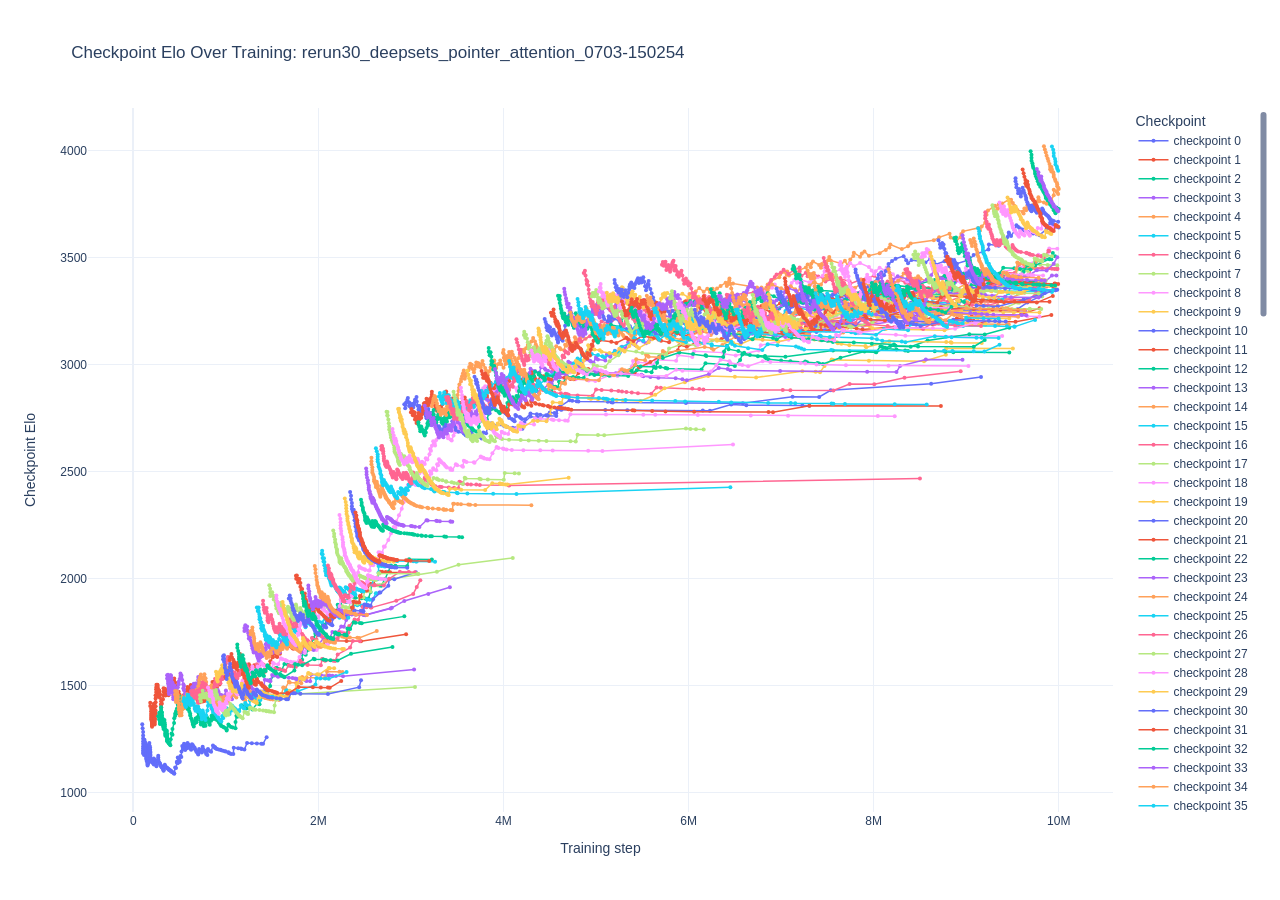
<file: log_analysis/outputs/rerun30_deepsets_pointer_attention/checkpoint_elo_over_training.html>
<html>
<head><meta charset="utf-8" /></head>
<body>
    <div>                        <script type="text/javascript">window.PlotlyConfig = {MathJaxConfig: 'local'};</script>
        <script charset="utf-8" src="https://cdn.plot.ly/plotly-2.35.2.min.js"></script>                <div id="8908e4c9-4edd-4242-be37-4f2ce086a383" class="plotly-graph-div" style="height:100%; width:100%;"></div>            <script type="text/javascript">                                    window.PLOTLYENV=window.PLOTLYENV || {};                                    if (document.getElementById("8908e4c9-4edd-4242-be37-4f2ce086a383")) {                    Plotly.newPlot(                        "8908e4c9-4edd-4242-be37-4f2ce086a383",                        [{"customdata":[[0,"stored"],[0,"renamed"],[0,"renamed"],[0,"renamed"],[0,"renamed"],[0,"renamed"],[0,"renamed"],[0,"renamed"],[0,"renamed"],[0,"renamed"],[0,"renamed"],[0,"renamed"],[0,"renamed"],[0,"renamed"],[0,"renamed"],[0,"renamed"],[0,"renamed"],[0,"renamed"],[0,"renamed"],[0,"renamed"],[0,"renamed"],[0,"renamed"],[0,"renamed"],[0,"renamed"],[0,"renamed"],[0,"renamed"],[0,"renamed"],[0,"renamed"],[0,"renamed"],[0,"renamed"],[0,"renamed"],[0,"renamed"],[0,"renamed"],[0,"renamed"],[0,"renamed"],[0,"renamed"],[0,"renamed"],[0,"renamed"],[0,"renamed"],[0,"renamed"],[0,"renamed"],[0,"renamed"],[0,"renamed"],[0,"renamed"],[0,"renamed"],[0,"renamed"],[0,"renamed"],[0,"renamed"],[0,"renamed"],[0,"renamed"],[0,"renamed"],[0,"renamed"],[0,"renamed"],[0,"renamed"],[0,"renamed"],[0,"renamed"],[0,"renamed"],[0,"renamed"],[0,"renamed"],[0,"renamed"],[0,"renamed"],[0,"renamed"],[0,"renamed"],[0,"renamed"],[0,"renamed"],[0,"renamed"],[0,"renamed"],[0,"renamed"],[0,"renamed"],[0,"renamed"],[0,"renamed"],[0,"renamed"],[0,"renamed"],[0,"renamed"],[0,"renamed"],[0,"renamed"],[0,"renamed"],[0,"renamed"],[0,"renamed"],[0,"renamed"],[0,"renamed"],[0,"renamed"],[0,"renamed"],[0,"renamed"],[0,"renamed"],[0,"renamed"],[0,"renamed"],[0,"renamed"],[0,"renamed"],[0,"renamed"],[0,"renamed"],[0,"renamed"],[0,"renamed"],[0,"renamed"],[0,"renamed"],[0,"renamed"],[0,"renamed"],[0,"renamed"],[0,"renamed"],[0,"renamed"],[0,"renamed"],[0,"renamed"],[0,"renamed"],[0,"renamed"],[0,"renamed"],[0,"renamed"],[0,"renamed"],[0,"renamed"],[0,"renamed"],[0,"renamed"],[0,"renamed"],[0,"renamed"],[0,"renamed"],[0,"renamed"],[0,"renamed"],[0,"renamed"],[0,"renamed"],[0,"renamed"],[0,"renamed"],[0,"renamed"],[0,"renamed"],[0,"renamed"],[0,"renamed"],[0,"renamed"],[0,"renamed"],[0,"renamed"],[0,"renamed"],[0,"renamed"],[0,"renamed"],[0,"renamed"],[0,"renamed"],[0,"renamed"],[0,"renamed"],[0,"renamed"],[0,"renamed"],[0,"renamed"],[0,"renamed"],[0,"renamed"],[0,"renamed"],[0,"renamed"],[0,"renamed"],[0,"renamed"],[0,"renamed"],[0,"renamed"],[0,"renamed"],[0,"renamed"],[0,"renamed"],[0,"renamed"],[0,"renamed"],[0,"renamed"],[0,"renamed"],[0,"renamed"],[0,"renamed"],[0,"renamed"],[0,"renamed"],[0,"renamed"],[0,"renamed"],[0,"renamed"],[0,"renamed"],[0,"renamed"],[0,"renamed"],[0,"renamed"],[0,"renamed"],[0,"renamed"],[0,"renamed"],[0,"renamed"],[0,"renamed"],[0,"renamed"],[0,"renamed"],[0,"renamed"],[0,"renamed"],[0,"renamed"],[0,"renamed"],[0,"renamed"],[0,"renamed"],[0,"renamed"],[0,"renamed"],[0,"renamed"],[0,"renamed"],[0,"renamed"],[0,"renamed"],[0,"renamed"],[0,"renamed"],[0,"renamed"],[0,"renamed"],[0,"renamed"],[0,"renamed"],[0,"renamed"],[0,"renamed"],[0,"renamed"],[0,"renamed"],[0,"renamed"],[0,"renamed"],[0,"renamed"],[0,"renamed"],[0,"renamed"],[0,"renamed"],[0,"renamed"],[0,"renamed"],[0,"renamed"],[0,"renamed"],[0,"renamed"],[0,"renamed"],[0,"renamed"],[0,"renamed"],[0,"renamed"],[0,"renamed"],[0,"renamed"],[0,"renamed"],[0,"renamed"],[0,"renamed"],[0,"renamed"],[0,"renamed"],[0,"renamed"],[0,"renamed"],[0,"renamed"],[0,"renamed"],[0,"renamed"],[0,"renamed"],[0,"renamed"],[0,"renamed"],[0,"renamed"],[0,"renamed"],[0,"renamed"],[0,"renamed"],[0,"renamed"],[0,"renamed"],[0,"renamed"],[0,"renamed"],[0,"renamed"],[0,"renamed"],[0,"renamed"],[0,"renamed"],[0,"renamed"],[0,"renamed"],[0,"renamed"],[0,"renamed"]],"hovertemplate":"checkpoint=%{customdata[0]}\u003cbr\u003eevent=%{customdata[1]}\u003cbr\u003estep=%{x}\u003cbr\u003eelo=%{y}\u003cextra\u003e\u003c\u002fextra\u003e","line":{"width":1.5},"marker":{"size":4},"mode":"lines+markers","name":"checkpoint 0","x":[96000,100000,105600,105600,105600,105600,105600,105600,105600,105600,105600,105600,115200,115200,115200,115200,115200,115200,120000,120000,120000,120000,124800,124800,124800,124800,124800,124800,124800,124800,124800,124800,124800,124800,124800,134400,134400,134400,134400,134400,134400,140000,140000,140000,140000,140000,140000,144000,144000,144000,144000,144000,144000,144000,144000,153600,153600,153600,153600,153600,153600,153600,153600,160000,160000,160000,160000,163200,163200,163200,163200,163200,163200,163200,163200,163200,163200,163200,163200,172800,172800,172800,172800,172800,172800,172800,180000,180000,180000,182400,182400,182400,182400,182400,182400,182400,182400,182400,182400,192000,192000,192000,201600,201600,211200,220000,220800,220800,220800,230400,240000,240000,240000,240000,240000,249600,249600,260000,268800,268800,268800,268800,280000,288000,288000,300000,300000,307200,316800,320000,326400,326400,326400,340000,340000,345600,355200,364800,364800,374400,380000,384000,384000,393600,403200,403200,412800,412800,422400,432000,441600,441600,451200,460800,470400,470400,480000,480000,489600,489600,500000,500000,508800,518400,520000,528000,537600,540000,547200,547200,556800,556800,560000,566400,576000,580000,585600,600000,604800,604800,620000,624000,633600,643200,652800,662400,662400,672000,681600,681600,691200,700800,700800,710400,720000,729600,740000,748800,748800,760000,768000,780000,787200,787200,800000,806400,806400,825600,840000,860000,873600,883200,883200,892800,902400,921600,940800,950400,969600,988800,998400,1027200,1027200,1040000,1056000,1080000,1084800,1132800,1161600,1171200,1200000,1228800,1280000,1334400,1382400,1401600,1440000],"y":[1320,1301,1283,1267,1253,1240,1228,1217,1207,1198,1190,1183,1176,1201,1224,1214,1236,1225,1215,1237,1226,1247,1235,1224,1214,1205,1197,1189,1182,1206,1198,1190,1214,1236,1225,1215,1206,1228,1218,1209,1200,1192,1185,1178,1172,1166,1160,1155,1181,1175,1169,1163,1158,1153,1148,1143,1139,1135,1131,1127,1155,1150,1145,1141,1137,1164,1190,1214,1205,1197,1189,1213,1204,1196,1188,1181,1174,1199,1222,1213,1204,1196,1219,1210,1232,1222,1212,1203,1195,1187,1180,1173,1167,1192,1185,1178,1172,1166,1161,1156,1151,1147,1144,1142,1139,1136,1132,1160,1156,1153,1150,1146,1143,1140,1135,1129,1123,1148,1172,1164,1156,1149,1142,1136,1131,1126,1122,1118,1115,1112,1109,1105,1102,1130,1125,1122,1119,1116,1114,1112,1110,1108,1107,1105,1103,1101,1099,1097,1095,1093,1091,1088,1117,1115,1144,1141,1137,1164,1159,1153,1148,1143,1171,1166,1192,1218,1210,1204,1228,1220,1213,1206,1199,1225,1216,1208,1232,1224,1216,1210,1205,1200,1226,1221,1215,1210,1205,1200,1195,1191,1187,1183,1178,1204,1198,1193,1188,1214,1207,1201,1196,1191,1185,1180,1176,1204,1199,1195,1191,1220,1215,1212,1209,1206,1204,1202,1200,1198,1196,1194,1192,1189,1186,1184,1181,1180,1210,1208,1206,1204,1202,1232,1231,1230,1229,1228,1259],"type":"scatter"},{"customdata":[[1,"stored"],[1,"renamed"],[1,"renamed"],[1,"renamed"],[1,"renamed"],[1,"renamed"],[1,"renamed"],[1,"renamed"],[1,"renamed"],[1,"renamed"],[1,"renamed"],[1,"renamed"],[1,"renamed"],[1,"renamed"],[1,"renamed"],[1,"renamed"],[1,"renamed"],[1,"renamed"],[1,"renamed"],[1,"renamed"],[1,"renamed"],[1,"renamed"],[1,"renamed"],[1,"renamed"],[1,"renamed"],[1,"renamed"],[1,"renamed"],[1,"renamed"],[1,"renamed"],[1,"renamed"],[1,"renamed"],[1,"renamed"],[1,"renamed"],[1,"renamed"],[1,"renamed"],[1,"renamed"],[1,"renamed"],[1,"renamed"],[1,"renamed"],[1,"renamed"],[1,"renamed"],[1,"renamed"],[1,"renamed"],[1,"renamed"],[1,"renamed"],[1,"renamed"],[1,"renamed"],[1,"renamed"],[1,"renamed"],[1,"renamed"],[1,"renamed"],[1,"renamed"],[1,"renamed"],[1,"renamed"],[1,"renamed"],[1,"renamed"],[1,"renamed"],[1,"renamed"],[1,"renamed"],[1,"renamed"],[1,"renamed"],[1,"renamed"],[1,"renamed"],[1,"renamed"],[1,"renamed"],[1,"renamed"],[1,"renamed"],[1,"renamed"],[1,"renamed"],[1,"renamed"],[1,"renamed"],[1,"renamed"],[1,"renamed"],[1,"renamed"],[1,"renamed"],[1,"renamed"],[1,"renamed"],[1,"renamed"],[1,"renamed"],[1,"renamed"],[1,"renamed"],[1,"renamed"],[1,"renamed"],[1,"renamed"],[1,"renamed"],[1,"renamed"],[1,"renamed"],[1,"renamed"],[1,"renamed"],[1,"renamed"],[1,"renamed"],[1,"renamed"],[1,"renamed"],[1,"renamed"],[1,"renamed"],[1,"renamed"],[1,"renamed"],[1,"renamed"],[1,"renamed"],[1,"renamed"],[1,"renamed"],[1,"renamed"],[1,"renamed"],[1,"renamed"],[1,"renamed"],[1,"renamed"],[1,"renamed"],[1,"renamed"],[1,"renamed"],[1,"renamed"],[1,"renamed"],[1,"renamed"],[1,"renamed"],[1,"renamed"],[1,"renamed"],[1,"renamed"],[1,"renamed"],[1,"renamed"],[1,"renamed"],[1,"renamed"],[1,"renamed"],[1,"renamed"],[1,"renamed"],[1,"renamed"],[1,"renamed"],[1,"renamed"],[1,"renamed"],[1,"renamed"],[1,"renamed"],[1,"renamed"],[1,"renamed"],[1,"renamed"],[1,"renamed"],[1,"renamed"],[1,"renamed"],[1,"renamed"],[1,"renamed"],[1,"renamed"],[1,"renamed"],[1,"renamed"],[1,"renamed"],[1,"renamed"],[1,"renamed"],[1,"renamed"],[1,"renamed"],[1,"renamed"],[1,"renamed"],[1,"renamed"],[1,"renamed"],[1,"renamed"],[1,"renamed"],[1,"renamed"],[1,"renamed"],[1,"renamed"],[1,"renamed"],[1,"renamed"],[1,"renamed"],[1,"renamed"],[1,"renamed"],[1,"renamed"],[1,"renamed"],[1,"renamed"],[1,"renamed"],[1,"renamed"],[1,"renamed"],[1,"renamed"],[1,"renamed"],[1,"renamed"],[1,"renamed"],[1,"renamed"],[1,"renamed"],[1,"renamed"],[1,"renamed"],[1,"renamed"],[1,"renamed"],[1,"renamed"],[1,"renamed"],[1,"renamed"],[1,"renamed"],[1,"renamed"],[1,"renamed"],[1,"renamed"],[1,"renamed"],[1,"renamed"],[1,"renamed"],[1,"renamed"],[1,"renamed"],[1,"renamed"],[1,"renamed"],[1,"renamed"],[1,"renamed"],[1,"renamed"],[1,"renamed"],[1,"renamed"],[1,"renamed"],[1,"renamed"],[1,"renamed"],[1,"renamed"],[1,"renamed"],[1,"renamed"],[1,"renamed"],[1,"renamed"],[1,"renamed"],[1,"renamed"],[1,"renamed"],[1,"renamed"],[1,"renamed"],[1,"renamed"],[1,"renamed"],[1,"renamed"],[1,"renamed"],[1,"renamed"],[1,"renamed"],[1,"renamed"],[1,"renamed"],[1,"renamed"],[1,"renamed"],[1,"renamed"],[1,"renamed"],[1,"renamed"],[1,"renamed"],[1,"renamed"],[1,"renamed"],[1,"renamed"],[1,"renamed"],[1,"renamed"],[1,"renamed"],[1,"renamed"],[1,"renamed"],[1,"renamed"],[1,"renamed"],[1,"renamed"],[1,"renamed"],[1,"renamed"],[1,"renamed"],[1,"renamed"],[1,"renamed"],[1,"renamed"],[1,"renamed"],[1,"renamed"],[1,"renamed"],[1,"renamed"],[1,"renamed"],[1,"renamed"],[1,"renamed"],[1,"renamed"],[1,"renamed"],[1,"renamed"],[1,"renamed"],[1,"renamed"],[1,"renamed"],[1,"renamed"],[1,"renamed"],[1,"renamed"],[1,"renamed"],[1,"renamed"],[1,"renamed"],[1,"renamed"],[1,"renamed"],[1,"renamed"],[1,"renamed"],[1,"renamed"],[1,"renamed"],[1,"renamed"],[1,"renamed"],[1,"renamed"],[1,"renamed"],[1,"renamed"],[1,"renamed"],[1,"renamed"],[1,"renamed"],[1,"renamed"],[1,"renamed"],[1,"renamed"],[1,"renamed"],[1,"renamed"],[1,"renamed"],[1,"renamed"],[1,"renamed"],[1,"renamed"]],"hovertemplate":"checkpoint=%{customdata[0]}\u003cbr\u003eevent=%{customdata[1]}\u003cbr\u003estep=%{x}\u003cbr\u003eelo=%{y}\u003cextra\u003e\u003c\u002fextra\u003e","line":{"width":1.5},"marker":{"size":4},"mode":"lines+markers","name":"checkpoint 1","x":[182400,182400,192000,192000,192000,192000,192000,192000,200000,201600,201600,201600,201600,201600,201600,201600,201600,211200,211200,211200,211200,211200,211200,211200,211200,211200,211200,220800,220800,220800,220800,220800,220800,220800,220800,220800,230400,230400,230400,230400,230400,230400,230400,230400,230400,240000,240000,240000,240000,240000,240000,240000,249600,249600,249600,249600,249600,249600,249600,249600,260000,260000,260000,260000,260000,260000,260000,260000,260000,268800,268800,268800,268800,268800,268800,280000,280000,280000,280000,280000,288000,288000,300000,300000,300000,300000,300000,307200,320000,326400,326400,326400,336000,340000,340000,340000,345600,345600,345600,355200,364800,364800,380000,384000,384000,384000,393600,400000,403200,412800,412800,422400,422400,422400,422400,432000,432000,432000,441600,441600,451200,460800,460800,470400,470400,470400,480000,489600,500000,500000,508800,508800,520000,528000,540000,540000,547200,547200,556800,560000,566400,566400,580000,585600,595200,600000,604800,604800,620000,624000,633600,643200,643200,652800,662400,672000,680000,681600,691200,691200,700800,710400,720000,720000,729600,729600,740000,748800,748800,760000,768000,777600,780000,787200,800000,800000,806400,820000,825600,844800,854400,864000,873600,880000,883200,892800,900000,902400,920000,931200,940800,940800,950400,960000,969600,969600,980000,988800,1008000,1008000,1020000,1027200,1036800,1040000,1056000,1060000,1065600,1084800,1094400,1123200,1132800,1152000,1160000,1180800,1190400,1220000,1238400,1248000,1257600,1276800,1280000,1286400,1305600,1305600,1315200,1324800,1360000,1363200,1411200,1420800,1430400,1460000,1468800,1480000,1488000,1500000,1507200,1520000,1526400,1536000,1545600,1545600,1555200,1564800,1574400,1580000,1584000,1603200,1612800,1622400,1622400,1641600,1641600,1651200,1651200,1670400,1680000,1708800,1718400,1728000,1740000,1760000,1780000,1785600,1820000,1824000,1852800,1862400,1920000,1940000,1960000,1987200,2044800,2083200,2150400,2150400,2160000,2304000,2460000,2947200],"y":[1420,1405,1392,1380,1369,1359,1350,1342,1334,1327,1320,1314,1308,1334,1327,1321,1315,1340,1333,1326,1351,1343,1367,1358,1350,1342,1366,1388,1408,1396,1415,1402,1390,1378,1367,1357,1348,1340,1332,1325,1318,1343,1366,1357,1348,1371,1362,1384,1404,1423,1440,1455,1469,1481,1492,1471,1483,1494,1504,1483,1494,1504,1483,1494,1503,1481,1491,1500,1478,1457,1468,1448,1460,1471,1482,1462,1474,1454,1467,1478,1459,1443,1427,1411,1396,1413,1398,1417,1436,1455,1472,1488,1471,1486,1469,1485,1469,1454,1472,1459,1478,1465,1455,1477,1469,1491,1511,1497,1485,1504,1490,1478,1498,1485,1473,1492,1481,1502,1519,1534,1515,1499,1485,1471,1457,1473,1458,1472,1457,1442,1427,1442,1427,1441,1424,1441,1456,1439,1454,1439,1455,1469,1482,1494,1475,1488,1471,1487,1503,1485,1469,1486,1500,1484,1468,1455,1442,1461,1447,1433,1420,1438,1423,1439,1455,1471,1457,1441,1426,1444,1428,1446,1463,1448,1437,1457,1475,1492,1479,1497,1517,1503,1518,1504,1491,1479,1500,1492,1515,1505,1527,1547,1568,1555,1544,1534,1553,1542,1560,1576,1561,1547,1534,1552,1536,1523,1510,1503,1527,1550,1571,1562,1553,1573,1563,1585,1576,1600,1593,1585,1577,1569,1595,1589,1584,1581,1577,1573,1569,1565,1593,1589,1586,1614,1610,1638,1633,1659,1654,1649,1643,1638,1634,1662,1658,1653,1649,1673,1698,1690,1685,1711,1706,1701,1696,1692,1684,1680,1676,1673,1703,1699,1694,1690,1686,1680,1707,1702,1699,1696,1692,1689,1686,1716,1714,1712,1710,1709,1708,1740],"type":"scatter"},{"customdata":[[2,"stored"],[2,"renamed"],[2,"renamed"],[2,"renamed"],[2,"renamed"],[2,"renamed"],[2,"renamed"],[2,"renamed"],[2,"renamed"],[2,"renamed"],[2,"renamed"],[2,"renamed"],[2,"renamed"],[2,"renamed"],[2,"renamed"],[2,"renamed"],[2,"renamed"],[2,"renamed"],[2,"renamed"],[2,"renamed"],[2,"renamed"],[2,"renamed"],[2,"renamed"],[2,"renamed"],[2,"renamed"],[2,"renamed"],[2,"renamed"],[2,"renamed"],[2,"renamed"],[2,"renamed"],[2,"renamed"],[2,"renamed"],[2,"renamed"],[2,"renamed"],[2,"renamed"],[2,"renamed"],[2,"renamed"],[2,"renamed"],[2,"renamed"],[2,"renamed"],[2,"renamed"],[2,"renamed"],[2,"renamed"],[2,"renamed"],[2,"renamed"],[2,"renamed"],[2,"renamed"],[2,"renamed"],[2,"renamed"],[2,"renamed"],[2,"renamed"],[2,"renamed"],[2,"renamed"],[2,"renamed"],[2,"renamed"],[2,"renamed"],[2,"renamed"],[2,"renamed"],[2,"renamed"],[2,"renamed"],[2,"renamed"],[2,"renamed"],[2,"renamed"],[2,"renamed"],[2,"renamed"],[2,"renamed"],[2,"renamed"],[2,"renamed"],[2,"renamed"],[2,"renamed"],[2,"renamed"],[2,"renamed"],[2,"renamed"],[2,"renamed"],[2,"renamed"],[2,"renamed"],[2,"renamed"],[2,"renamed"],[2,"renamed"],[2,"renamed"],[2,"renamed"],[2,"renamed"],[2,"renamed"],[2,"renamed"],[2,"renamed"],[2,"renamed"],[2,"renamed"],[2,"renamed"],[2,"renamed"],[2,"renamed"],[2,"renamed"],[2,"renamed"],[2,"renamed"],[2,"renamed"],[2,"renamed"],[2,"renamed"],[2,"renamed"],[2,"renamed"],[2,"renamed"],[2,"renamed"],[2,"renamed"],[2,"renamed"],[2,"renamed"],[2,"renamed"],[2,"renamed"],[2,"renamed"],[2,"renamed"],[2,"renamed"],[2,"renamed"],[2,"renamed"],[2,"renamed"],[2,"renamed"],[2,"renamed"],[2,"renamed"],[2,"renamed"],[2,"renamed"],[2,"renamed"],[2,"renamed"],[2,"renamed"],[2,"renamed"],[2,"renamed"],[2,"renamed"],[2,"renamed"],[2,"renamed"],[2,"renamed"],[2,"renamed"],[2,"renamed"],[2,"renamed"],[2,"renamed"],[2,"renamed"],[2,"renamed"],[2,"renamed"],[2,"renamed"],[2,"renamed"],[2,"renamed"],[2,"renamed"],[2,"renamed"],[2,"renamed"],[2,"renamed"],[2,"renamed"],[2,"renamed"],[2,"renamed"],[2,"renamed"],[2,"renamed"],[2,"renamed"],[2,"renamed"],[2,"renamed"],[2,"renamed"],[2,"renamed"],[2,"renamed"],[2,"renamed"],[2,"renamed"],[2,"renamed"],[2,"renamed"],[2,"renamed"],[2,"renamed"],[2,"renamed"],[2,"renamed"],[2,"renamed"],[2,"renamed"],[2,"renamed"],[2,"renamed"],[2,"renamed"],[2,"renamed"],[2,"renamed"],[2,"renamed"],[2,"renamed"],[2,"renamed"],[2,"renamed"],[2,"renamed"],[2,"renamed"],[2,"renamed"],[2,"renamed"],[2,"renamed"],[2,"renamed"],[2,"renamed"],[2,"renamed"],[2,"renamed"],[2,"renamed"],[2,"renamed"],[2,"renamed"],[2,"renamed"],[2,"renamed"],[2,"renamed"],[2,"renamed"],[2,"renamed"],[2,"renamed"],[2,"renamed"],[2,"renamed"],[2,"renamed"],[2,"renamed"],[2,"renamed"],[2,"renamed"],[2,"renamed"],[2,"renamed"],[2,"renamed"],[2,"renamed"],[2,"renamed"],[2,"renamed"],[2,"renamed"],[2,"renamed"],[2,"renamed"],[2,"renamed"],[2,"renamed"],[2,"renamed"],[2,"renamed"],[2,"renamed"],[2,"renamed"],[2,"renamed"],[2,"renamed"],[2,"renamed"],[2,"renamed"],[2,"renamed"],[2,"renamed"],[2,"renamed"],[2,"renamed"],[2,"renamed"],[2,"renamed"],[2,"renamed"],[2,"renamed"],[2,"renamed"],[2,"renamed"],[2,"renamed"],[2,"renamed"],[2,"renamed"],[2,"renamed"],[2,"renamed"],[2,"renamed"],[2,"renamed"],[2,"renamed"],[2,"renamed"],[2,"renamed"],[2,"renamed"],[2,"renamed"],[2,"renamed"],[2,"renamed"],[2,"renamed"],[2,"renamed"],[2,"renamed"],[2,"renamed"],[2,"renamed"]],"hovertemplate":"checkpoint=%{customdata[0]}\u003cbr\u003eevent=%{customdata[1]}\u003cbr\u003estep=%{x}\u003cbr\u003eelo=%{y}\u003cextra\u003e\u003c\u002fextra\u003e","line":{"width":1.5},"marker":{"size":4},"mode":"lines+markers","name":"checkpoint 2","x":[268800,280000,280000,280000,280000,280000,288000,288000,288000,288000,288000,288000,288000,288000,297600,300000,300000,300000,307200,307200,307200,307200,307200,307200,307200,316800,316800,316800,320000,320000,320000,320000,326400,326400,326400,326400,326400,336000,336000,336000,336000,340000,340000,340000,345600,345600,345600,345600,345600,345600,355200,355200,355200,355200,360000,360000,360000,364800,364800,364800,364800,364800,364800,364800,374400,384000,384000,393600,400000,403200,412800,422400,422400,440000,441600,451200,451200,460800,470400,470400,480000,489600,489600,489600,500000,500000,508800,508800,520000,520000,528000,540000,540000,547200,556800,566400,566400,576000,576000,585600,585600,595200,600000,604800,614400,614400,624000,633600,640000,643200,652800,652800,662400,672000,681600,681600,691200,700800,710400,720000,720000,729600,729600,740000,748800,758400,760000,760000,768000,780000,787200,787200,800000,806400,816000,820000,825600,835200,840000,844800,854400,860000,864000,873600,883200,883200,902400,921600,921600,931200,940800,940800,950400,969600,980000,1000000,1008000,1008000,1027200,1036800,1056000,1075200,1104000,1104000,1113600,1123200,1142400,1171200,1190400,1200000,1220000,1286400,1340000,1353600,1363200,1372800,1401600,1420800,1440000,1478400,1480000,1540000,1545600,1555200,1574400,1603200,1632000,1670400,1680000,1728000,1824000,1824000,1862400,1891200,1891200,1920000,1929600,1940000,1948800,1968000,1968000,1987200,2020000,2025600,2044800,2060000,2073600,2083200,2092800,2102400,2112000,2160000,2188800,2200000,2208000,2220000,2236800,2260000,2265600,2284800,2294400,2304000,2323200,2340000,2371200,2390400,2400000,2467200,2505600,2540000,2563200,2572800,2660000,2678400,2720000,2755200,2784000,2832000,2960000,2980000,3225600],"y":[1357,1373,1357,1342,1359,1344,1361,1346,1334,1323,1343,1331,1321,1342,1362,1381,1399,1386,1374,1363,1353,1374,1362,1351,1341,1332,1324,1347,1337,1328,1320,1312,1305,1298,1323,1315,1337,1326,1317,1339,1329,1318,1309,1300,1293,1285,1278,1272,1266,1291,1284,1277,1271,1265,1291,1284,1278,1272,1266,1260,1255,1250,1245,1240,1236,1233,1230,1226,1222,1250,1276,1271,1298,1325,1348,1369,1358,1381,1371,1392,1411,1428,1444,1427,1443,1430,1448,1434,1420,1405,1391,1407,1424,1438,1454,1440,1426,1440,1423,1406,1391,1408,1393,1379,1369,1360,1348,1337,1328,1319,1309,1332,1323,1347,1338,1329,1352,1374,1363,1351,1339,1328,1318,1341,1331,1320,1311,1332,1323,1313,1335,1357,1349,1341,1332,1324,1317,1343,1336,1359,1352,1344,1368,1358,1351,1344,1339,1335,1330,1326,1322,1317,1312,1308,1305,1301,1296,1291,1318,1313,1307,1304,1301,1330,1359,1355,1383,1409,1402,1398,1393,1389,1418,1415,1413,1443,1472,1470,1468,1498,1527,1556,1584,1580,1577,1572,1601,1598,1594,1592,1621,1648,1644,1672,1668,1698,1694,1723,1719,1746,1741,1737,1765,1762,1790,1785,1780,1808,1803,1797,1824,1821,1850,1848,1878,1875,1871,1900,1897,1895,1893,1891,1921,1919,1917,1914,1911,1909,1908,1907,1938,1969,1968,1967,1999,2031,2062,2061,2060,2091,2090],"type":"scatter"},{"customdata":[[3,"stored"],[3,"renamed"],[3,"renamed"],[3,"renamed"],[3,"renamed"],[3,"renamed"],[3,"renamed"],[3,"renamed"],[3,"renamed"],[3,"renamed"],[3,"renamed"],[3,"renamed"],[3,"renamed"],[3,"renamed"],[3,"renamed"],[3,"renamed"],[3,"renamed"],[3,"renamed"],[3,"renamed"],[3,"renamed"],[3,"renamed"],[3,"renamed"],[3,"renamed"],[3,"renamed"],[3,"renamed"],[3,"renamed"],[3,"renamed"],[3,"renamed"],[3,"renamed"],[3,"renamed"],[3,"renamed"],[3,"renamed"],[3,"renamed"],[3,"renamed"],[3,"renamed"],[3,"renamed"],[3,"renamed"],[3,"renamed"],[3,"renamed"],[3,"renamed"],[3,"renamed"],[3,"renamed"],[3,"renamed"],[3,"renamed"],[3,"renamed"],[3,"renamed"],[3,"renamed"],[3,"renamed"],[3,"renamed"],[3,"renamed"],[3,"renamed"],[3,"renamed"],[3,"renamed"],[3,"renamed"],[3,"renamed"],[3,"renamed"],[3,"renamed"],[3,"renamed"],[3,"renamed"],[3,"renamed"],[3,"renamed"],[3,"renamed"],[3,"renamed"],[3,"renamed"],[3,"renamed"],[3,"renamed"],[3,"renamed"],[3,"renamed"],[3,"renamed"],[3,"renamed"],[3,"renamed"],[3,"renamed"],[3,"renamed"],[3,"renamed"],[3,"renamed"],[3,"renamed"],[3,"renamed"],[3,"renamed"],[3,"renamed"],[3,"renamed"],[3,"renamed"],[3,"renamed"],[3,"renamed"],[3,"renamed"],[3,"renamed"],[3,"renamed"],[3,"renamed"],[3,"renamed"],[3,"renamed"],[3,"renamed"],[3,"renamed"],[3,"renamed"],[3,"renamed"],[3,"renamed"],[3,"renamed"],[3,"renamed"],[3,"renamed"],[3,"renamed"],[3,"renamed"],[3,"renamed"],[3,"renamed"],[3,"renamed"],[3,"renamed"],[3,"renamed"],[3,"renamed"],[3,"renamed"],[3,"renamed"],[3,"renamed"],[3,"renamed"],[3,"renamed"],[3,"renamed"],[3,"renamed"],[3,"renamed"],[3,"renamed"],[3,"renamed"],[3,"renamed"],[3,"renamed"],[3,"renamed"],[3,"renamed"],[3,"renamed"],[3,"renamed"],[3,"renamed"],[3,"renamed"],[3,"renamed"],[3,"renamed"],[3,"renamed"],[3,"renamed"],[3,"renamed"],[3,"renamed"],[3,"renamed"],[3,"renamed"],[3,"renamed"],[3,"renamed"],[3,"renamed"],[3,"renamed"],[3,"renamed"],[3,"renamed"],[3,"renamed"],[3,"renamed"],[3,"renamed"],[3,"renamed"],[3,"renamed"],[3,"renamed"],[3,"renamed"],[3,"renamed"],[3,"renamed"],[3,"renamed"],[3,"renamed"],[3,"renamed"],[3,"renamed"],[3,"renamed"],[3,"renamed"],[3,"renamed"],[3,"renamed"],[3,"renamed"],[3,"renamed"],[3,"renamed"],[3,"renamed"],[3,"renamed"],[3,"renamed"],[3,"renamed"],[3,"renamed"],[3,"renamed"],[3,"renamed"],[3,"renamed"],[3,"renamed"],[3,"renamed"],[3,"renamed"],[3,"renamed"],[3,"renamed"],[3,"renamed"],[3,"renamed"],[3,"renamed"],[3,"renamed"],[3,"renamed"],[3,"renamed"],[3,"renamed"],[3,"renamed"],[3,"renamed"],[3,"renamed"],[3,"renamed"],[3,"renamed"],[3,"renamed"],[3,"renamed"],[3,"renamed"],[3,"renamed"],[3,"renamed"],[3,"renamed"],[3,"renamed"],[3,"renamed"]],"hovertemplate":"checkpoint=%{customdata[0]}\u003cbr\u003eevent=%{customdata[1]}\u003cbr\u003estep=%{x}\u003cbr\u003eelo=%{y}\u003cextra\u003e\u003c\u002fextra\u003e","line":{"width":1.5},"marker":{"size":4},"mode":"lines+markers","name":"checkpoint 3","x":[364800,364800,374400,374400,374400,374400,374400,380000,384000,384000,384000,384000,384000,393600,393600,393600,393600,400000,403200,403200,403200,403200,403200,403200,412800,412800,412800,412800,412800,412800,420000,422400,422400,422400,422400,432000,432000,432000,432000,432000,432000,441600,441600,441600,441600,441600,441600,441600,451200,451200,451200,451200,451200,451200,460800,470400,470400,470400,480000,489600,489600,500000,508800,508800,518400,520000,528000,540000,540000,547200,547200,556800,566400,566400,580000,580000,585600,595200,604800,614400,624000,624000,624000,633600,643200,643200,652800,652800,662400,662400,672000,681600,691200,700000,700800,710400,720000,729600,740000,748800,748800,760000,760000,768000,780000,787200,800000,806400,806400,820000,825600,835200,844800,844800,854400,860000,864000,873600,883200,883200,900000,912000,920000,921600,931200,940000,940800,940800,950400,960000,960000,979200,988800,1000000,1008000,1027200,1046400,1065600,1080000,1104000,1113600,1132800,1152000,1161600,1171200,1190400,1209600,1209600,1238400,1240000,1248000,1260000,1267200,1267200,1276800,1286400,1305600,1324800,1344000,1372800,1401600,1411200,1420800,1449600,1468800,1480000,1500000,1526400,1560000,1564800,1632000,1680000,1720000,1747200,1760000,1766400,1780000,1795200,1862400,1872000,1910400,1920000,1987200,2025600,2100000,2120000,2150400,2188800,2265600,3033600],"y":[1533,1549,1534,1551,1536,1522,1510,1499,1488,1478,1469,1461,1484,1505,1523,1509,1527,1544,1529,1546,1531,1548,1533,1549,1533,1519,1504,1491,1479,1468,1489,1508,1495,1514,1501,1488,1476,1465,1455,1446,1437,1459,1479,1466,1485,1501,1484,1469,1485,1469,1484,1468,1452,1468,1455,1474,1459,1476,1493,1507,1518,1531,1545,1557,1536,1548,1526,1507,1488,1499,1479,1461,1446,1461,1443,1426,1442,1456,1439,1427,1445,1461,1476,1493,1478,1494,1509,1493,1508,1493,1510,1494,1510,1526,1540,1521,1503,1486,1470,1455,1471,1456,1472,1488,1504,1487,1473,1460,1445,1433,1423,1414,1405,1395,1387,1409,1431,1419,1441,1431,1455,1480,1472,1464,1455,1448,1440,1432,1456,1447,1438,1431,1455,1478,1466,1457,1447,1437,1464,1489,1483,1475,1469,1494,1485,1479,1472,1465,1491,1486,1514,1507,1501,1495,1490,1484,1481,1479,1476,1473,1470,1499,1528,1525,1523,1521,1550,1547,1544,1542,1539,1537,1536,1534,1532,1530,1528,1526,1524,1522,1521,1552,1551,1550,1548,1547,1546,1545,1544,1576],"type":"scatter"},{"customdata":[[4,"stored"],[4,"renamed"],[4,"renamed"],[4,"renamed"],[4,"renamed"],[4,"renamed"],[4,"renamed"],[4,"renamed"],[4,"renamed"],[4,"renamed"],[4,"renamed"],[4,"renamed"],[4,"renamed"],[4,"renamed"],[4,"renamed"],[4,"renamed"],[4,"renamed"],[4,"renamed"],[4,"renamed"],[4,"renamed"],[4,"renamed"],[4,"renamed"],[4,"renamed"],[4,"renamed"],[4,"renamed"],[4,"renamed"],[4,"renamed"],[4,"renamed"],[4,"renamed"],[4,"renamed"],[4,"renamed"],[4,"renamed"],[4,"renamed"],[4,"renamed"],[4,"renamed"],[4,"renamed"],[4,"renamed"],[4,"renamed"],[4,"renamed"],[4,"renamed"],[4,"renamed"],[4,"renamed"],[4,"renamed"],[4,"renamed"],[4,"renamed"],[4,"renamed"],[4,"renamed"],[4,"renamed"],[4,"renamed"],[4,"renamed"],[4,"renamed"],[4,"renamed"],[4,"renamed"],[4,"renamed"],[4,"renamed"],[4,"renamed"],[4,"renamed"],[4,"renamed"],[4,"renamed"],[4,"renamed"],[4,"renamed"],[4,"renamed"],[4,"renamed"],[4,"renamed"],[4,"renamed"],[4,"renamed"],[4,"renamed"],[4,"renamed"],[4,"renamed"],[4,"renamed"],[4,"renamed"],[4,"renamed"],[4,"renamed"],[4,"renamed"],[4,"renamed"],[4,"renamed"],[4,"renamed"],[4,"renamed"],[4,"renamed"],[4,"renamed"],[4,"renamed"],[4,"renamed"],[4,"renamed"],[4,"renamed"],[4,"renamed"],[4,"renamed"],[4,"renamed"],[4,"renamed"],[4,"renamed"],[4,"renamed"],[4,"renamed"],[4,"renamed"],[4,"renamed"],[4,"renamed"],[4,"renamed"],[4,"renamed"],[4,"renamed"],[4,"renamed"],[4,"renamed"],[4,"renamed"],[4,"renamed"],[4,"renamed"],[4,"renamed"],[4,"renamed"],[4,"renamed"],[4,"renamed"],[4,"renamed"],[4,"renamed"],[4,"renamed"],[4,"renamed"],[4,"renamed"],[4,"renamed"],[4,"renamed"],[4,"renamed"],[4,"renamed"],[4,"renamed"],[4,"renamed"],[4,"renamed"],[4,"renamed"],[4,"renamed"],[4,"renamed"],[4,"renamed"],[4,"renamed"],[4,"renamed"],[4,"renamed"],[4,"renamed"],[4,"renamed"],[4,"renamed"],[4,"renamed"],[4,"renamed"],[4,"renamed"],[4,"renamed"],[4,"renamed"],[4,"renamed"],[4,"renamed"],[4,"renamed"],[4,"renamed"],[4,"renamed"],[4,"renamed"],[4,"renamed"],[4,"renamed"],[4,"renamed"],[4,"renamed"],[4,"renamed"],[4,"renamed"],[4,"renamed"],[4,"renamed"],[4,"renamed"],[4,"renamed"],[4,"renamed"],[4,"renamed"],[4,"renamed"],[4,"renamed"],[4,"renamed"]],"hovertemplate":"checkpoint=%{customdata[0]}\u003cbr\u003eevent=%{customdata[1]}\u003cbr\u003estep=%{x}\u003cbr\u003eelo=%{y}\u003cextra\u003e\u003c\u002fextra\u003e","line":{"width":1.5},"marker":{"size":4},"mode":"lines+markers","name":"checkpoint 4","x":[451200,451200,460800,460800,460800,460800,460800,470400,470400,470400,470400,480000,480000,480000,480000,480000,489600,489600,489600,499200,500000,500000,500000,500000,508800,508800,518400,520000,520000,520000,528000,528000,528000,528000,528000,540000,547200,547200,547200,556800,566400,566400,580000,585600,595200,604800,604800,614400,620000,624000,633600,640000,643200,660000,662400,672000,681600,691200,691200,700800,710400,710400,720000,729600,740000,748800,758400,760000,768000,780000,787200,787200,800000,806400,816000,820000,825600,835200,844800,844800,854400,864000,864000,873600,883200,883200,892800,900000,902400,902400,912000,912000,921600,921600,931200,940800,950400,960000,969600,980000,980000,1000000,1020000,1020000,1036800,1040000,1046400,1065600,1065600,1084800,1104000,1113600,1123200,1142400,1161600,1180800,1190400,1190400,1209600,1220000,1228800,1240000,1248000,1267200,1276800,1286400,1300000,1305600,1392000,1392000,1401600,1420800,1430400,1449600,1468800,1480000,1507200,1540000,1574400,1603200,1620000,1622400,1641600,1680000,1689600,1760000,1814400,1824000,1872000,2064000,2073600,2092800,2227200,2260000],"y":[1475,1459,1445,1434,1424,1445,1433,1452,1469,1456,1474,1458,1443,1430,1448,1432,1417,1402,1388,1376,1396,1383,1371,1361,1381,1399,1385,1373,1362,1383,1401,1418,1433,1447,1429,1413,1396,1411,1394,1412,1431,1446,1460,1442,1424,1439,1425,1414,1434,1450,1436,1423,1439,1456,1443,1462,1480,1465,1481,1497,1512,1526,1539,1552,1535,1516,1528,1541,1553,1535,1517,1499,1486,1471,1457,1476,1494,1483,1502,1489,1478,1465,1453,1471,1459,1449,1439,1432,1425,1419,1414,1409,1403,1427,1420,1445,1438,1429,1423,1448,1439,1431,1422,1444,1435,1458,1447,1469,1462,1456,1451,1445,1470,1463,1457,1450,1442,1436,1431,1456,1450,1447,1475,1470,1466,1460,1457,1454,1451,1449,1446,1444,1442,1440,1439,1437,1435,1434,1433,1462,1492,1490,1488,1518,1515,1513,1511,1540,1538,1536,1535,1566,1565,1564],"type":"scatter"},{"customdata":[[5,"stored"],[5,"renamed"],[5,"renamed"],[5,"renamed"],[5,"renamed"],[5,"renamed"],[5,"renamed"],[5,"renamed"],[5,"renamed"],[5,"renamed"],[5,"renamed"],[5,"renamed"],[5,"renamed"],[5,"renamed"],[5,"renamed"],[5,"renamed"],[5,"renamed"],[5,"renamed"],[5,"renamed"],[5,"renamed"],[5,"renamed"],[5,"renamed"],[5,"renamed"],[5,"renamed"],[5,"renamed"],[5,"renamed"],[5,"renamed"],[5,"renamed"],[5,"renamed"],[5,"renamed"],[5,"renamed"],[5,"renamed"],[5,"renamed"],[5,"renamed"],[5,"renamed"],[5,"renamed"],[5,"renamed"],[5,"renamed"],[5,"renamed"],[5,"renamed"],[5,"renamed"],[5,"renamed"],[5,"renamed"],[5,"renamed"],[5,"renamed"],[5,"renamed"],[5,"renamed"],[5,"renamed"],[5,"renamed"],[5,"renamed"],[5,"renamed"],[5,"renamed"],[5,"renamed"],[5,"renamed"],[5,"renamed"],[5,"renamed"],[5,"renamed"],[5,"renamed"],[5,"renamed"],[5,"renamed"],[5,"renamed"],[5,"renamed"],[5,"renamed"],[5,"renamed"],[5,"renamed"],[5,"renamed"],[5,"renamed"],[5,"renamed"],[5,"renamed"],[5,"renamed"],[5,"renamed"],[5,"renamed"],[5,"renamed"],[5,"renamed"],[5,"renamed"],[5,"renamed"],[5,"renamed"],[5,"renamed"],[5,"renamed"],[5,"renamed"],[5,"renamed"],[5,"renamed"],[5,"renamed"],[5,"renamed"],[5,"renamed"],[5,"renamed"],[5,"renamed"],[5,"renamed"],[5,"renamed"],[5,"renamed"],[5,"renamed"],[5,"renamed"],[5,"renamed"],[5,"renamed"],[5,"renamed"],[5,"renamed"],[5,"renamed"],[5,"renamed"],[5,"renamed"],[5,"renamed"],[5,"renamed"],[5,"renamed"],[5,"renamed"],[5,"renamed"],[5,"renamed"],[5,"renamed"],[5,"renamed"],[5,"renamed"],[5,"renamed"],[5,"renamed"],[5,"renamed"],[5,"renamed"],[5,"renamed"],[5,"renamed"],[5,"renamed"],[5,"renamed"],[5,"renamed"],[5,"renamed"],[5,"renamed"],[5,"renamed"],[5,"renamed"],[5,"renamed"],[5,"renamed"],[5,"renamed"],[5,"renamed"],[5,"renamed"],[5,"renamed"],[5,"renamed"],[5,"renamed"],[5,"renamed"],[5,"renamed"]],"hovertemplate":"checkpoint=%{customdata[0]}\u003cbr\u003eevent=%{customdata[1]}\u003cbr\u003estep=%{x}\u003cbr\u003eelo=%{y}\u003cextra\u003e\u003c\u002fextra\u003e","line":{"width":1.5},"marker":{"size":4},"mode":"lines+markers","name":"checkpoint 5","x":[540000,547200,547200,556800,556800,560000,566400,566400,566400,566400,580000,580000,580000,585600,585600,595200,595200,595200,600000,600000,604800,604800,614400,614400,614400,620000,624000,624000,624000,624000,633600,643200,652800,660000,662400,672000,681600,681600,691200,700800,710400,720000,729600,739200,740000,740000,748800,760000,768000,768000,780000,787200,800000,806400,806400,820000,820000,825600,835200,844800,854400,860000,864000,864000,873600,880000,883200,892800,902400,912000,912000,921600,931200,940800,950400,960000,969600,969600,980000,1000000,1008000,1008000,1020000,1027200,1040000,1046400,1056000,1065600,1075200,1080000,1094400,1104000,1132800,1142400,1161600,1171200,1190400,1200000,1209600,1209600,1228800,1248000,1257600,1260000,1267200,1267200,1280000,1296000,1305600,1324800,1344000,1360000,1372800,1382400,1392000,1449600,1449600,1497600,1507200,1593600,1651200,1660800,1747200,1766400,1780000,1968000,1977600,2020000,2073600,2112000,2304000],"y":[1428,1442,1426,1411,1427,1412,1400,1419,1403,1419,1433,1415,1430,1444,1457,1439,1423,1439,1423,1439,1453,1435,1421,1408,1429,1417,1436,1422,1440,1425,1413,1433,1418,1404,1392,1383,1404,1393,1382,1402,1389,1376,1364,1353,1343,1364,1384,1372,1360,1350,1340,1361,1384,1406,1425,1445,1434,1423,1414,1402,1394,1384,1376,1398,1388,1379,1371,1365,1359,1355,1351,1346,1341,1336,1332,1358,1353,1348,1374,1369,1394,1387,1380,1374,1368,1392,1383,1407,1402,1398,1394,1390,1385,1380,1407,1401,1396,1392,1419,1414,1409,1406,1403,1431,1458,1454,1449,1445,1442,1440,1437,1435,1433,1461,1458,1455,1453,1451,1449,1447,1478,1477,1476,1475,1474,1505,1535,1534,1533,1532,1564],"type":"scatter"},{"customdata":[[6,"stored"],[6,"renamed"],[6,"renamed"],[6,"renamed"],[6,"renamed"],[6,"renamed"],[6,"renamed"],[6,"renamed"],[6,"renamed"],[6,"renamed"],[6,"renamed"],[6,"renamed"],[6,"renamed"],[6,"renamed"],[6,"renamed"],[6,"renamed"],[6,"renamed"],[6,"renamed"],[6,"renamed"],[6,"renamed"],[6,"renamed"],[6,"renamed"],[6,"renamed"],[6,"renamed"],[6,"renamed"],[6,"renamed"],[6,"renamed"],[6,"renamed"],[6,"renamed"],[6,"renamed"],[6,"renamed"],[6,"renamed"],[6,"renamed"],[6,"renamed"],[6,"renamed"],[6,"renamed"],[6,"renamed"],[6,"renamed"],[6,"renamed"],[6,"renamed"],[6,"renamed"],[6,"renamed"],[6,"renamed"],[6,"renamed"],[6,"renamed"],[6,"renamed"],[6,"renamed"],[6,"renamed"],[6,"renamed"],[6,"renamed"],[6,"renamed"],[6,"renamed"],[6,"renamed"],[6,"renamed"],[6,"renamed"],[6,"renamed"],[6,"renamed"],[6,"renamed"],[6,"renamed"],[6,"renamed"],[6,"renamed"],[6,"renamed"],[6,"renamed"],[6,"renamed"],[6,"renamed"],[6,"renamed"],[6,"renamed"],[6,"renamed"],[6,"renamed"],[6,"renamed"],[6,"renamed"],[6,"renamed"],[6,"renamed"],[6,"renamed"],[6,"renamed"],[6,"renamed"],[6,"renamed"],[6,"renamed"],[6,"renamed"],[6,"renamed"],[6,"renamed"],[6,"renamed"],[6,"renamed"],[6,"renamed"],[6,"renamed"],[6,"renamed"],[6,"renamed"],[6,"renamed"],[6,"renamed"],[6,"renamed"],[6,"renamed"],[6,"renamed"],[6,"renamed"],[6,"renamed"],[6,"renamed"],[6,"renamed"],[6,"renamed"],[6,"renamed"],[6,"renamed"],[6,"renamed"],[6,"renamed"],[6,"renamed"],[6,"renamed"],[6,"renamed"],[6,"renamed"],[6,"renamed"],[6,"renamed"],[6,"renamed"],[6,"renamed"],[6,"renamed"],[6,"renamed"],[6,"renamed"],[6,"renamed"],[6,"renamed"],[6,"renamed"],[6,"renamed"],[6,"renamed"],[6,"renamed"],[6,"renamed"],[6,"renamed"],[6,"renamed"],[6,"renamed"],[6,"renamed"],[6,"renamed"],[6,"renamed"],[6,"renamed"],[6,"renamed"],[6,"renamed"],[6,"renamed"],[6,"renamed"]],"hovertemplate":"checkpoint=%{customdata[0]}\u003cbr\u003eevent=%{customdata[1]}\u003cbr\u003estep=%{x}\u003cbr\u003eelo=%{y}\u003cextra\u003e\u003c\u002fextra\u003e","line":{"width":1.5},"marker":{"size":4},"mode":"lines+markers","name":"checkpoint 6","x":[624000,633600,640000,643200,643200,652800,660000,662400,662400,672000,672000,681600,681600,691200,691200,700000,700800,700800,710400,720000,720000,720000,729600,729600,740000,748800,760000,760000,768000,780000,787200,796800,800000,806400,806400,820000,825600,835200,840000,844800,854400,864000,873600,880000,883200,892800,902400,902400,912000,921600,931200,931200,940800,960000,960000,969600,969600,980000,988800,1000000,1000000,1008000,1020000,1027200,1027200,1040000,1046400,1060000,1065600,1065600,1084800,1084800,1094400,1104000,1120000,1123200,1140000,1142400,1161600,1161600,1180000,1180800,1200000,1209600,1220000,1228800,1240000,1248000,1267200,1286400,1296000,1315200,1324800,1334400,1344000,1353600,1363200,1363200,1380000,1400000,1411200,1449600,1459200,1468800,1526400,1584000,1622400,1641600,1680000,1700000,1728000,1756800,1804800,1804800,1824000,1843200,1881600,1881600,2025600,2040000,2044800,2054400,2064000,2073600,2160000,2180000,2208000,2342400,2371200,2448000],"y":[1473,1457,1474,1460,1476,1460,1445,1462,1450,1469,1455,1442,1460,1477,1461,1448,1434,1421,1438,1454,1469,1484,1467,1484,1501,1515,1496,1510,1492,1507,1489,1473,1460,1479,1464,1451,1471,1460,1449,1436,1458,1478,1495,1513,1532,1519,1509,1501,1524,1545,1532,1522,1511,1531,1550,1570,1559,1579,1566,1587,1604,1619,1634,1617,1633,1617,1600,1584,1569,1557,1548,1539,1562,1553,1543,1534,1557,1548,1571,1592,1579,1599,1589,1578,1599,1588,1580,1573,1564,1556,1549,1545,1574,1600,1594,1588,1584,1580,1605,1600,1595,1590,1586,1583,1580,1577,1572,1569,1596,1592,1590,1588,1616,1611,1606,1603,1600,1597,1595,1625,1623,1621,1619,1617,1616,1615,1646,1678,1709,1708],"type":"scatter"},{"customdata":[[7,"stored"],[7,"renamed"],[7,"renamed"],[7,"renamed"],[7,"renamed"],[7,"renamed"],[7,"renamed"],[7,"renamed"],[7,"renamed"],[7,"renamed"],[7,"renamed"],[7,"renamed"],[7,"renamed"],[7,"renamed"],[7,"renamed"],[7,"renamed"],[7,"renamed"],[7,"renamed"],[7,"renamed"],[7,"renamed"],[7,"renamed"],[7,"renamed"],[7,"renamed"],[7,"renamed"],[7,"renamed"],[7,"renamed"],[7,"renamed"],[7,"renamed"],[7,"renamed"],[7,"renamed"],[7,"renamed"],[7,"renamed"],[7,"renamed"],[7,"renamed"],[7,"renamed"],[7,"renamed"],[7,"renamed"],[7,"renamed"],[7,"renamed"],[7,"renamed"],[7,"renamed"],[7,"renamed"],[7,"renamed"],[7,"renamed"],[7,"renamed"],[7,"renamed"],[7,"renamed"],[7,"renamed"],[7,"renamed"],[7,"renamed"],[7,"renamed"],[7,"renamed"],[7,"renamed"],[7,"renamed"],[7,"renamed"],[7,"renamed"],[7,"renamed"],[7,"renamed"],[7,"renamed"],[7,"renamed"],[7,"renamed"],[7,"renamed"],[7,"renamed"],[7,"renamed"],[7,"renamed"],[7,"renamed"],[7,"renamed"],[7,"renamed"],[7,"renamed"],[7,"renamed"],[7,"renamed"],[7,"renamed"],[7,"renamed"],[7,"renamed"],[7,"renamed"],[7,"renamed"],[7,"renamed"],[7,"renamed"],[7,"renamed"],[7,"renamed"],[7,"renamed"],[7,"renamed"],[7,"renamed"],[7,"renamed"],[7,"renamed"],[7,"renamed"],[7,"renamed"],[7,"renamed"]],"hovertemplate":"checkpoint=%{customdata[0]}\u003cbr\u003eevent=%{customdata[1]}\u003cbr\u003estep=%{x}\u003cbr\u003eelo=%{y}\u003cextra\u003e\u003c\u002fextra\u003e","line":{"width":1.5},"marker":{"size":4},"mode":"lines+markers","name":"checkpoint 7","x":[720000,720000,729600,740000,748800,748800,760000,768000,780000,780000,787200,800000,806400,816000,820000,825600,835200,835200,844800,844800,860000,864000,873600,883200,883200,892800,892800,902400,902400,912000,931200,931200,931200,940800,950400,950400,960000,960000,969600,980000,988800,988800,1000000,1008000,1017600,1020000,1027200,1036800,1046400,1065600,1065600,1080000,1084800,1094400,1100000,1104000,1113600,1123200,1132800,1142400,1152000,1161600,1180800,1200000,1228800,1228800,1240000,1260000,1276800,1296000,1300000,1320000,1363200,1401600,1430400,1440000,1460000,1468800,1488000,1520000,1526400,1540000,1564800,1680000,1689600,1720000,1804800,3043200],"y":[1455,1439,1426,1444,1461,1476,1460,1445,1461,1446,1463,1449,1438,1457,1444,1433,1424,1446,1466,1455,1475,1463,1449,1438,1459,1480,1470,1460,1453,1446,1437,1429,1423,1415,1409,1402,1395,1388,1382,1376,1370,1365,1360,1384,1377,1370,1364,1390,1414,1405,1399,1395,1390,1386,1382,1378,1374,1370,1365,1361,1357,1353,1348,1377,1373,1370,1368,1397,1394,1391,1389,1388,1386,1384,1383,1381,1380,1379,1378,1376,1407,1437,1436,1467,1465,1464,1462,1494],"type":"scatter"},{"customdata":[[8,"stored"],[8,"renamed"],[8,"renamed"],[8,"renamed"],[8,"renamed"],[8,"renamed"],[8,"renamed"],[8,"renamed"],[8,"renamed"],[8,"renamed"],[8,"renamed"],[8,"renamed"],[8,"renamed"],[8,"renamed"],[8,"renamed"],[8,"renamed"],[8,"renamed"],[8,"renamed"],[8,"renamed"],[8,"renamed"],[8,"renamed"],[8,"renamed"],[8,"renamed"],[8,"renamed"],[8,"renamed"],[8,"renamed"],[8,"renamed"],[8,"renamed"],[8,"renamed"],[8,"renamed"],[8,"renamed"],[8,"renamed"],[8,"renamed"],[8,"renamed"],[8,"renamed"],[8,"renamed"],[8,"renamed"],[8,"renamed"],[8,"renamed"],[8,"renamed"],[8,"renamed"],[8,"renamed"],[8,"renamed"],[8,"renamed"],[8,"renamed"],[8,"renamed"],[8,"renamed"],[8,"renamed"],[8,"renamed"],[8,"renamed"],[8,"renamed"],[8,"renamed"],[8,"renamed"],[8,"renamed"],[8,"renamed"],[8,"renamed"],[8,"renamed"],[8,"renamed"],[8,"renamed"],[8,"renamed"],[8,"renamed"],[8,"renamed"],[8,"renamed"],[8,"renamed"],[8,"renamed"],[8,"renamed"],[8,"renamed"],[8,"renamed"],[8,"renamed"],[8,"renamed"],[8,"renamed"],[8,"renamed"],[8,"renamed"],[8,"renamed"],[8,"renamed"],[8,"renamed"],[8,"renamed"],[8,"renamed"],[8,"renamed"],[8,"renamed"],[8,"renamed"],[8,"renamed"],[8,"renamed"],[8,"renamed"],[8,"renamed"],[8,"renamed"],[8,"renamed"],[8,"renamed"],[8,"renamed"],[8,"renamed"],[8,"renamed"],[8,"renamed"],[8,"renamed"],[8,"renamed"],[8,"renamed"],[8,"renamed"],[8,"renamed"],[8,"renamed"],[8,"renamed"],[8,"renamed"],[8,"renamed"],[8,"renamed"],[8,"renamed"],[8,"renamed"],[8,"renamed"],[8,"renamed"],[8,"renamed"],[8,"renamed"],[8,"renamed"],[8,"renamed"],[8,"renamed"],[8,"renamed"]],"hovertemplate":"checkpoint=%{customdata[0]}\u003cbr\u003eevent=%{customdata[1]}\u003cbr\u003estep=%{x}\u003cbr\u003eelo=%{y}\u003cextra\u003e\u003c\u002fextra\u003e","line":{"width":1.5},"marker":{"size":4},"mode":"lines+markers","name":"checkpoint 8","x":[806400,820000,825600,825600,840000,844800,844800,860000,864000,864000,873600,883200,892800,892800,902400,912000,921600,921600,931200,940800,940800,950400,960000,960000,969600,980000,988800,1000000,1008000,1008000,1020000,1027200,1027200,1036800,1040000,1056000,1056000,1065600,1065600,1080000,1084800,1094400,1100000,1104000,1104000,1113600,1123200,1123200,1132800,1142400,1152000,1152000,1171200,1180000,1180800,1190400,1190400,1200000,1209600,1220000,1228800,1248000,1260000,1260000,1267200,1276800,1286400,1286400,1300000,1320000,1334400,1340000,1344000,1360000,1372800,1382400,1392000,1401600,1420800,1460000,1488000,1500000,1507200,1520000,1564800,1593600,1612800,1641600,1651200,1660800,1700000,1728000,1747200,1760000,1795200,1833600,1852800,1852800,1872000,1900800,1910400,1929600,1980000,2092800,2102400,2140800,2150400,2169600,2246400,2265600,2320000,2323200],"y":[1492,1477,1464,1452,1473,1460,1450,1440,1429,1419,1408,1399,1390,1383,1378,1374,1369,1395,1421,1413,1406,1400,1393,1386,1413,1405,1399,1425,1417,1440,1462,1452,1444,1435,1458,1477,1466,1488,1480,1474,1499,1492,1485,1478,1471,1465,1459,1484,1477,1471,1496,1489,1513,1503,1524,1514,1507,1531,1553,1543,1535,1530,1556,1549,1541,1566,1590,1582,1576,1572,1568,1563,1590,1586,1614,1606,1601,1596,1591,1587,1583,1579,1607,1603,1600,1628,1623,1620,1617,1615,1612,1610,1608,1606,1634,1662,1658,1653,1681,1677,1674,1671,1667,1696,1693,1723,1721,1720,1751,1749,1748,1747],"type":"scatter"},{"customdata":[[9,"stored"],[9,"renamed"],[9,"renamed"],[9,"renamed"],[9,"renamed"],[9,"renamed"],[9,"renamed"],[9,"renamed"],[9,"renamed"],[9,"renamed"],[9,"renamed"],[9,"renamed"],[9,"renamed"],[9,"renamed"],[9,"renamed"],[9,"renamed"],[9,"renamed"],[9,"renamed"],[9,"renamed"],[9,"renamed"],[9,"renamed"],[9,"renamed"],[9,"renamed"],[9,"renamed"],[9,"renamed"],[9,"renamed"],[9,"renamed"],[9,"renamed"],[9,"renamed"],[9,"renamed"],[9,"renamed"],[9,"renamed"],[9,"renamed"],[9,"renamed"],[9,"renamed"],[9,"renamed"],[9,"renamed"],[9,"renamed"],[9,"renamed"],[9,"renamed"],[9,"renamed"],[9,"renamed"],[9,"renamed"],[9,"renamed"],[9,"renamed"],[9,"renamed"],[9,"renamed"],[9,"renamed"],[9,"renamed"],[9,"renamed"],[9,"renamed"],[9,"renamed"],[9,"renamed"],[9,"renamed"],[9,"renamed"],[9,"renamed"],[9,"renamed"],[9,"renamed"],[9,"renamed"],[9,"renamed"],[9,"renamed"],[9,"renamed"],[9,"renamed"],[9,"renamed"],[9,"renamed"],[9,"renamed"],[9,"renamed"],[9,"renamed"],[9,"renamed"],[9,"renamed"],[9,"renamed"],[9,"renamed"],[9,"renamed"],[9,"renamed"],[9,"renamed"],[9,"renamed"],[9,"renamed"],[9,"renamed"],[9,"renamed"],[9,"renamed"],[9,"renamed"],[9,"renamed"],[9,"renamed"],[9,"renamed"],[9,"renamed"],[9,"renamed"],[9,"renamed"],[9,"renamed"],[9,"renamed"],[9,"renamed"],[9,"renamed"],[9,"renamed"],[9,"renamed"],[9,"renamed"],[9,"renamed"],[9,"renamed"]],"hovertemplate":"checkpoint=%{customdata[0]}\u003cbr\u003eevent=%{customdata[1]}\u003cbr\u003estep=%{x}\u003cbr\u003eelo=%{y}\u003cextra\u003e\u003c\u002fextra\u003e","line":{"width":1.5},"marker":{"size":4},"mode":"lines+markers","name":"checkpoint 9","x":[892800,900000,902400,902400,912000,921600,921600,931200,940800,950400,950400,960000,960000,969600,969600,980000,988800,1000000,1008000,1008000,1020000,1027200,1027200,1036800,1036800,1040000,1040000,1046400,1046400,1060000,1065600,1075200,1075200,1084800,1084800,1094400,1104000,1113600,1120000,1123200,1132800,1142400,1152000,1152000,1161600,1171200,1180800,1190400,1190400,1209600,1209600,1220000,1228800,1240000,1248000,1257600,1260000,1267200,1286400,1300000,1305600,1320000,1324800,1334400,1344000,1363200,1363200,1382400,1392000,1401600,1420800,1440000,1540000,1545600,1564800,1574400,1584000,1603200,1641600,1651200,1680000,1689600,1737600,1766400,1800000,1814400,1824000,1843200,1891200,1891200,1910400,1987200,2006400,2112000,2121600,2169600],"y":[1565,1552,1539,1529,1520,1542,1561,1551,1570,1558,1578,1596,1581,1568,1558,1577,1564,1583,1568,1553,1540,1526,1514,1534,1522,1511,1500,1488,1506,1496,1487,1480,1473,1498,1491,1484,1478,1472,1497,1489,1481,1474,1468,1493,1486,1509,1500,1491,1484,1477,1469,1462,1457,1452,1449,1446,1441,1436,1431,1428,1426,1424,1422,1419,1449,1447,1445,1473,1470,1467,1465,1462,1460,1458,1457,1455,1454,1451,1449,1448,1446,1476,1475,1506,1536,1534,1531,1529,1559,1557,1555,1553,1552,1583,1582,1581],"type":"scatter"},{"customdata":[[10,"stored"],[10,"renamed"],[10,"renamed"],[10,"renamed"],[10,"renamed"],[10,"renamed"],[10,"renamed"],[10,"renamed"],[10,"renamed"],[10,"renamed"],[10,"renamed"],[10,"renamed"],[10,"renamed"],[10,"renamed"],[10,"renamed"],[10,"renamed"],[10,"renamed"],[10,"renamed"],[10,"renamed"],[10,"renamed"],[10,"renamed"],[10,"renamed"],[10,"renamed"],[10,"renamed"],[10,"renamed"],[10,"renamed"],[10,"renamed"],[10,"renamed"],[10,"renamed"],[10,"renamed"],[10,"renamed"],[10,"renamed"],[10,"renamed"],[10,"renamed"],[10,"renamed"],[10,"renamed"],[10,"renamed"],[10,"renamed"],[10,"renamed"],[10,"renamed"],[10,"renamed"],[10,"renamed"],[10,"renamed"],[10,"renamed"],[10,"renamed"],[10,"renamed"],[10,"renamed"],[10,"renamed"],[10,"renamed"],[10,"renamed"],[10,"renamed"],[10,"renamed"],[10,"renamed"],[10,"renamed"],[10,"renamed"],[10,"renamed"],[10,"renamed"],[10,"renamed"],[10,"renamed"],[10,"renamed"],[10,"renamed"],[10,"renamed"],[10,"renamed"],[10,"renamed"],[10,"renamed"],[10,"renamed"],[10,"renamed"],[10,"renamed"],[10,"renamed"],[10,"renamed"],[10,"renamed"],[10,"renamed"],[10,"renamed"],[10,"renamed"],[10,"renamed"],[10,"renamed"],[10,"renamed"],[10,"renamed"],[10,"renamed"],[10,"renamed"],[10,"renamed"],[10,"renamed"],[10,"renamed"],[10,"renamed"],[10,"renamed"],[10,"renamed"],[10,"renamed"],[10,"renamed"]],"hovertemplate":"checkpoint=%{customdata[0]}\u003cbr\u003eevent=%{customdata[1]}\u003cbr\u003estep=%{x}\u003cbr\u003eelo=%{y}\u003cextra\u003e\u003c\u002fextra\u003e","line":{"width":1.5},"marker":{"size":4},"mode":"lines+markers","name":"checkpoint 10","x":[969600,969600,979200,980000,980000,988800,988800,1000000,1000000,1008000,1008000,1020000,1027200,1040000,1046400,1056000,1060000,1065600,1065600,1075200,1084800,1094400,1094400,1104000,1104000,1113600,1120000,1123200,1132800,1142400,1142400,1152000,1152000,1161600,1171200,1171200,1180800,1180800,1190400,1200000,1200000,1209600,1209600,1220000,1220000,1228800,1228800,1240000,1240000,1257600,1260000,1267200,1280000,1296000,1300000,1305600,1320000,1320000,1324800,1324800,1334400,1340000,1344000,1353600,1363200,1372800,1372800,1382400,1392000,1401600,1420800,1440000,1449600,1468800,1500000,1545600,1584000,1593600,1651200,1670400,1708800,1720000,1728000,1747200,1804800,2102400,2440000,2460000],"y":[1638,1624,1642,1627,1612,1597,1584,1573,1561,1546,1531,1550,1569,1587,1603,1584,1570,1555,1542,1533,1524,1517,1509,1502,1495,1520,1512,1504,1495,1488,1481,1475,1469,1462,1455,1447,1440,1464,1457,1483,1477,1502,1494,1486,1478,1472,1466,1461,1457,1453,1449,1444,1440,1468,1464,1461,1459,1457,1455,1453,1482,1478,1475,1472,1470,1467,1464,1460,1457,1455,1453,1450,1447,1445,1443,1441,1440,1438,1437,1436,1467,1466,1465,1464,1462,1461,1493,1525],"type":"scatter"},{"customdata":[[11,"stored"],[11,"renamed"],[11,"renamed"],[11,"renamed"],[11,"renamed"],[11,"renamed"],[11,"renamed"],[11,"renamed"],[11,"renamed"],[11,"renamed"],[11,"renamed"],[11,"renamed"],[11,"renamed"],[11,"renamed"],[11,"renamed"],[11,"renamed"],[11,"renamed"],[11,"renamed"],[11,"renamed"],[11,"renamed"],[11,"renamed"],[11,"renamed"],[11,"renamed"],[11,"renamed"],[11,"renamed"],[11,"renamed"],[11,"renamed"],[11,"renamed"],[11,"renamed"],[11,"renamed"],[11,"renamed"],[11,"renamed"],[11,"renamed"],[11,"renamed"],[11,"renamed"],[11,"renamed"],[11,"renamed"],[11,"renamed"],[11,"renamed"],[11,"renamed"],[11,"renamed"],[11,"renamed"],[11,"renamed"],[11,"renamed"],[11,"renamed"],[11,"renamed"],[11,"renamed"],[11,"renamed"],[11,"renamed"],[11,"renamed"],[11,"renamed"],[11,"renamed"],[11,"renamed"],[11,"renamed"],[11,"renamed"],[11,"renamed"],[11,"renamed"],[11,"renamed"],[11,"renamed"],[11,"renamed"],[11,"renamed"],[11,"renamed"],[11,"renamed"],[11,"renamed"],[11,"renamed"],[11,"renamed"],[11,"renamed"],[11,"renamed"],[11,"renamed"],[11,"renamed"],[11,"renamed"],[11,"renamed"],[11,"renamed"],[11,"renamed"],[11,"renamed"]],"hovertemplate":"checkpoint=%{customdata[0]}\u003cbr\u003eevent=%{customdata[1]}\u003cbr\u003estep=%{x}\u003cbr\u003eelo=%{y}\u003cextra\u003e\u003c\u002fextra\u003e","line":{"width":1.5},"marker":{"size":4},"mode":"lines+markers","name":"checkpoint 11","x":[1040000,1046400,1060000,1065600,1080000,1084800,1084800,1084800,1094400,1104000,1104000,1113600,1123200,1123200,1132800,1142400,1152000,1161600,1161600,1161600,1171200,1180800,1180800,1190400,1190400,1200000,1200000,1219200,1220000,1228800,1240000,1240000,1240000,1248000,1260000,1267200,1286400,1286400,1296000,1305600,1305600,1305600,1315200,1324800,1334400,1334400,1340000,1344000,1353600,1382400,1382400,1392000,1401600,1401600,1420800,1420800,1430400,1440000,1440000,1449600,1468800,1497600,1516800,1526400,1545600,1555200,1660800,1670400,1670400,1785600,1940000,2025600,2102400,2121600,2246400],"y":[1620,1633,1648,1632,1621,1609,1598,1587,1609,1597,1587,1578,1599,1588,1608,1628,1648,1635,1623,1611,1598,1585,1573,1562,1553,1544,1537,1528,1519,1511,1505,1499,1495,1490,1516,1510,1535,1527,1521,1517,1513,1509,1506,1504,1533,1529,1524,1520,1516,1511,1506,1502,1499,1496,1493,1491,1488,1485,1482,1479,1477,1475,1472,1470,1468,1466,1465,1464,1463,1494,1493,1492,1491,1490,1522],"type":"scatter"},{"customdata":[[12,"stored"],[12,"renamed"],[12,"renamed"],[12,"renamed"],[12,"renamed"],[12,"renamed"],[12,"renamed"],[12,"renamed"],[12,"renamed"],[12,"renamed"],[12,"renamed"],[12,"renamed"],[12,"renamed"],[12,"renamed"],[12,"renamed"],[12,"renamed"],[12,"renamed"],[12,"renamed"],[12,"renamed"],[12,"renamed"],[12,"renamed"],[12,"renamed"],[12,"renamed"],[12,"renamed"],[12,"renamed"],[12,"renamed"],[12,"renamed"],[12,"renamed"],[12,"renamed"],[12,"renamed"],[12,"renamed"],[12,"renamed"],[12,"renamed"],[12,"renamed"],[12,"renamed"],[12,"renamed"],[12,"renamed"],[12,"renamed"],[12,"renamed"],[12,"renamed"],[12,"renamed"],[12,"renamed"],[12,"renamed"],[12,"renamed"],[12,"renamed"],[12,"renamed"],[12,"renamed"],[12,"renamed"],[12,"renamed"],[12,"renamed"],[12,"renamed"],[12,"renamed"],[12,"renamed"],[12,"renamed"],[12,"renamed"],[12,"renamed"],[12,"renamed"],[12,"renamed"],[12,"renamed"],[12,"renamed"],[12,"renamed"],[12,"renamed"],[12,"renamed"],[12,"renamed"],[12,"renamed"],[12,"renamed"],[12,"renamed"],[12,"renamed"],[12,"renamed"],[12,"renamed"],[12,"renamed"],[12,"renamed"],[12,"renamed"],[12,"renamed"],[12,"renamed"],[12,"renamed"],[12,"renamed"],[12,"renamed"],[12,"renamed"]],"hovertemplate":"checkpoint=%{customdata[0]}\u003cbr\u003eevent=%{customdata[1]}\u003cbr\u003estep=%{x}\u003cbr\u003eelo=%{y}\u003cextra\u003e\u003c\u002fextra\u003e","line":{"width":1.5},"marker":{"size":4},"mode":"lines+markers","name":"checkpoint 12","x":[1123200,1123200,1132800,1140000,1142400,1142400,1152000,1160000,1161600,1171200,1171200,1180800,1190400,1190400,1200000,1200000,1200000,1209600,1209600,1220000,1228800,1228800,1238400,1240000,1240000,1248000,1248000,1260000,1267200,1267200,1276800,1286400,1300000,1305600,1305600,1315200,1324800,1334400,1344000,1353600,1360000,1363200,1372800,1380000,1382400,1392000,1392000,1401600,1411200,1411200,1430400,1449600,1449600,1460000,1460000,1478400,1488000,1507200,1520000,1526400,1540000,1540000,1584000,1593600,1603200,1622400,1632000,1740000,1747200,1780000,1824000,1948800,1960000,2054400,2080000,2131200,2208000,2352000,2800000],"y":[1692,1677,1662,1648,1635,1623,1611,1600,1588,1608,1625,1642,1625,1613,1603,1592,1583,1572,1593,1582,1572,1562,1554,1547,1541,1536,1530,1523,1517,1511,1538,1562,1556,1551,1547,1544,1572,1567,1561,1556,1552,1548,1575,1568,1562,1557,1553,1549,1545,1573,1569,1596,1591,1587,1583,1580,1576,1571,1567,1564,1561,1557,1554,1550,1546,1543,1541,1571,1601,1598,1596,1626,1624,1622,1620,1619,1618,1649,1681],"type":"scatter"},{"customdata":[[13,"stored"],[13,"renamed"],[13,"renamed"],[13,"renamed"],[13,"renamed"],[13,"renamed"],[13,"renamed"],[13,"renamed"],[13,"renamed"],[13,"renamed"],[13,"renamed"],[13,"renamed"],[13,"renamed"],[13,"renamed"],[13,"renamed"],[13,"renamed"],[13,"renamed"],[13,"renamed"],[13,"renamed"],[13,"renamed"],[13,"renamed"],[13,"renamed"],[13,"renamed"],[13,"renamed"],[13,"renamed"],[13,"renamed"],[13,"renamed"],[13,"renamed"],[13,"renamed"],[13,"renamed"],[13,"renamed"],[13,"renamed"],[13,"renamed"],[13,"renamed"],[13,"renamed"],[13,"renamed"],[13,"renamed"],[13,"renamed"],[13,"renamed"],[13,"renamed"],[13,"renamed"],[13,"renamed"],[13,"renamed"],[13,"renamed"],[13,"renamed"],[13,"renamed"],[13,"renamed"],[13,"renamed"],[13,"renamed"],[13,"renamed"],[13,"renamed"],[13,"renamed"],[13,"renamed"],[13,"renamed"],[13,"renamed"],[13,"renamed"],[13,"renamed"],[13,"renamed"],[13,"renamed"],[13,"renamed"],[13,"renamed"],[13,"renamed"],[13,"renamed"],[13,"renamed"],[13,"renamed"],[13,"renamed"],[13,"renamed"],[13,"renamed"],[13,"renamed"],[13,"renamed"],[13,"renamed"],[13,"renamed"],[13,"renamed"],[13,"renamed"],[13,"renamed"],[13,"renamed"],[13,"renamed"],[13,"renamed"],[13,"renamed"],[13,"renamed"],[13,"renamed"],[13,"renamed"],[13,"renamed"],[13,"renamed"],[13,"renamed"],[13,"renamed"],[13,"renamed"],[13,"renamed"],[13,"renamed"],[13,"renamed"],[13,"renamed"],[13,"renamed"],[13,"renamed"],[13,"renamed"],[13,"renamed"],[13,"renamed"],[13,"renamed"],[13,"renamed"],[13,"renamed"],[13,"renamed"],[13,"renamed"],[13,"renamed"],[13,"renamed"],[13,"renamed"],[13,"renamed"],[13,"renamed"],[13,"renamed"],[13,"renamed"],[13,"renamed"],[13,"renamed"],[13,"renamed"]],"hovertemplate":"checkpoint=%{customdata[0]}\u003cbr\u003eevent=%{customdata[1]}\u003cbr\u003estep=%{x}\u003cbr\u003eelo=%{y}\u003cextra\u003e\u003c\u002fextra\u003e","line":{"width":1.5},"marker":{"size":4},"mode":"lines+markers","name":"checkpoint 13","x":[1200000,1200000,1209600,1220000,1228800,1228800,1240000,1248000,1248000,1260000,1260000,1267200,1276800,1280000,1286400,1296000,1300000,1305600,1305600,1315200,1320000,1334400,1334400,1340000,1344000,1353600,1353600,1363200,1363200,1372800,1380000,1382400,1392000,1401600,1411200,1420800,1430400,1430400,1430400,1440000,1449600,1449600,1460000,1460000,1468800,1480000,1488000,1497600,1500000,1507200,1507200,1520000,1526400,1526400,1540000,1545600,1555200,1560000,1564800,1580000,1584000,1593600,1600000,1603200,1603200,1612800,1622400,1640000,1641600,1660800,1670400,1670400,1689600,1689600,1700000,1708800,1708800,1720000,1776000,1780000,1785600,1795200,1800000,1814400,1852800,1872000,1881600,1910400,1929600,1948800,1996800,2006400,2054400,2121600,2150400,2180000,2188800,2200000,2246400,2275200,2300000,2320000,2352000,2390400,2428800,2486400,2515200,2793600,2928000,3187200,3420000],"y":[1755,1770,1782,1763,1777,1760,1746,1734,1721,1739,1725,1711,1700,1688,1675,1664,1655,1678,1670,1664,1658,1652,1646,1637,1630,1623,1617,1644,1638,1633,1655,1645,1637,1662,1656,1650,1676,1669,1694,1717,1708,1699,1692,1687,1681,1676,1670,1665,1660,1654,1678,1671,1665,1691,1685,1679,1673,1669,1665,1660,1656,1683,1708,1698,1691,1684,1708,1702,1729,1724,1719,1714,1706,1698,1692,1688,1684,1681,1677,1673,1669,1665,1661,1656,1684,1680,1676,1673,1670,1667,1697,1694,1723,1721,1751,1749,1748,1747,1777,1776,1807,1838,1837,1835,1834,1833,1832,1864,1896,1928,1960],"type":"scatter"},{"customdata":[[14,"stored"],[14,"renamed"],[14,"renamed"],[14,"renamed"],[14,"renamed"],[14,"renamed"],[14,"renamed"],[14,"renamed"],[14,"renamed"],[14,"renamed"],[14,"renamed"],[14,"renamed"],[14,"renamed"],[14,"renamed"],[14,"renamed"],[14,"renamed"],[14,"renamed"],[14,"renamed"],[14,"renamed"],[14,"renamed"],[14,"renamed"],[14,"renamed"],[14,"renamed"],[14,"renamed"],[14,"renamed"],[14,"renamed"],[14,"renamed"],[14,"renamed"],[14,"renamed"],[14,"renamed"],[14,"renamed"],[14,"renamed"],[14,"renamed"],[14,"renamed"],[14,"renamed"],[14,"renamed"],[14,"renamed"],[14,"renamed"],[14,"renamed"],[14,"renamed"],[14,"renamed"],[14,"renamed"],[14,"renamed"],[14,"renamed"],[14,"renamed"],[14,"renamed"],[14,"renamed"],[14,"renamed"],[14,"renamed"],[14,"renamed"],[14,"renamed"],[14,"renamed"],[14,"renamed"],[14,"renamed"],[14,"renamed"],[14,"renamed"],[14,"renamed"],[14,"renamed"],[14,"renamed"],[14,"renamed"],[14,"renamed"],[14,"renamed"],[14,"renamed"],[14,"renamed"],[14,"renamed"],[14,"renamed"],[14,"renamed"],[14,"renamed"],[14,"renamed"],[14,"renamed"],[14,"renamed"],[14,"renamed"],[14,"renamed"],[14,"renamed"],[14,"renamed"],[14,"renamed"],[14,"renamed"],[14,"renamed"],[14,"renamed"],[14,"renamed"],[14,"renamed"],[14,"renamed"],[14,"renamed"],[14,"renamed"],[14,"renamed"],[14,"renamed"],[14,"renamed"],[14,"renamed"],[14,"renamed"],[14,"renamed"],[14,"renamed"],[14,"renamed"],[14,"renamed"],[14,"renamed"],[14,"renamed"],[14,"renamed"],[14,"renamed"],[14,"renamed"],[14,"renamed"],[14,"renamed"],[14,"renamed"]],"hovertemplate":"checkpoint=%{customdata[0]}\u003cbr\u003eevent=%{customdata[1]}\u003cbr\u003estep=%{x}\u003cbr\u003eelo=%{y}\u003cextra\u003e\u003c\u002fextra\u003e","line":{"width":1.5},"marker":{"size":4},"mode":"lines+markers","name":"checkpoint 14","x":[1267200,1267200,1280000,1286400,1286400,1296000,1300000,1305600,1305600,1305600,1315200,1320000,1324800,1324800,1340000,1344000,1344000,1344000,1360000,1363200,1363200,1372800,1382400,1392000,1392000,1400000,1401600,1411200,1420800,1430400,1440000,1440000,1449600,1449600,1460000,1468800,1468800,1480000,1480000,1488000,1500000,1507200,1507200,1520000,1526400,1526400,1536000,1540000,1545600,1545600,1560000,1564800,1580000,1584000,1584000,1600000,1603200,1612800,1620000,1622400,1632000,1641600,1660800,1660800,1680000,1689600,1708800,1708800,1728000,1740000,1756800,1776000,1785600,1800000,1843200,1852800,1862400,1872000,1881600,1891200,1900800,1910400,1948800,2000000,2025600,2064000,2083200,2121600,2131200,2160000,2179200,2217600,2256000,2275200,2284800,2304000,2313600,2340000,2420000,2440000,2630400],"y":[1754,1740,1757,1772,1757,1743,1731,1720,1709,1699,1691,1684,1678,1672,1695,1685,1677,1669,1662,1687,1680,1703,1691,1682,1674,1667,1659,1653,1648,1642,1636,1629,1654,1648,1643,1639,1635,1662,1657,1652,1679,1673,1698,1691,1684,1679,1673,1667,1661,1655,1651,1679,1673,1668,1663,1688,1679,1672,1697,1690,1685,1681,1677,1673,1698,1690,1685,1681,1679,1675,1671,1667,1663,1659,1687,1713,1708,1703,1699,1695,1691,1688,1685,1683,1681,1710,1708,1706,1704,1702,1701,1732,1730,1729,1728,1727,1726,1725,1724,1723,1755],"type":"scatter"},{"customdata":[[15,"stored"],[15,"renamed"],[15,"renamed"],[15,"renamed"],[15,"renamed"],[15,"renamed"],[15,"renamed"],[15,"renamed"],[15,"renamed"],[15,"renamed"],[15,"renamed"],[15,"renamed"],[15,"renamed"],[15,"renamed"],[15,"renamed"],[15,"renamed"],[15,"renamed"],[15,"renamed"],[15,"renamed"],[15,"renamed"],[15,"renamed"],[15,"renamed"],[15,"renamed"],[15,"renamed"],[15,"renamed"],[15,"renamed"],[15,"renamed"],[15,"renamed"],[15,"renamed"],[15,"renamed"],[15,"renamed"],[15,"renamed"],[15,"renamed"],[15,"renamed"],[15,"renamed"],[15,"renamed"],[15,"renamed"],[15,"renamed"],[15,"renamed"],[15,"renamed"],[15,"renamed"],[15,"renamed"],[15,"renamed"],[15,"renamed"],[15,"renamed"],[15,"renamed"],[15,"renamed"],[15,"renamed"],[15,"renamed"],[15,"renamed"],[15,"renamed"],[15,"renamed"],[15,"renamed"],[15,"renamed"],[15,"renamed"],[15,"renamed"],[15,"renamed"],[15,"renamed"],[15,"renamed"],[15,"renamed"],[15,"renamed"],[15,"renamed"],[15,"renamed"],[15,"renamed"],[15,"renamed"],[15,"renamed"],[15,"renamed"],[15,"renamed"],[15,"renamed"],[15,"renamed"],[15,"renamed"],[15,"renamed"],[15,"renamed"],[15,"renamed"],[15,"renamed"],[15,"renamed"],[15,"renamed"],[15,"renamed"],[15,"renamed"],[15,"renamed"],[15,"renamed"],[15,"renamed"],[15,"renamed"],[15,"renamed"],[15,"renamed"],[15,"renamed"],[15,"renamed"],[15,"renamed"],[15,"renamed"],[15,"renamed"],[15,"renamed"],[15,"renamed"],[15,"renamed"],[15,"renamed"],[15,"renamed"],[15,"renamed"],[15,"renamed"],[15,"renamed"],[15,"renamed"],[15,"renamed"],[15,"renamed"],[15,"renamed"],[15,"renamed"],[15,"renamed"],[15,"renamed"],[15,"renamed"],[15,"renamed"],[15,"renamed"],[15,"renamed"],[15,"renamed"],[15,"renamed"],[15,"renamed"],[15,"renamed"]],"hovertemplate":"checkpoint=%{customdata[0]}\u003cbr\u003eevent=%{customdata[1]}\u003cbr\u003estep=%{x}\u003cbr\u003eelo=%{y}\u003cextra\u003e\u003c\u002fextra\u003e","line":{"width":1.5},"marker":{"size":4},"mode":"lines+markers","name":"checkpoint 15","x":[1334400,1344000,1353600,1353600,1360000,1363200,1363200,1372800,1372800,1382400,1382400,1382400,1392000,1401600,1401600,1411200,1420000,1420800,1420800,1430400,1430400,1440000,1449600,1449600,1460000,1468800,1468800,1480000,1480000,1488000,1488000,1500000,1500000,1507200,1516800,1520000,1526400,1536000,1545600,1545600,1555200,1560000,1574400,1580000,1584000,1593600,1603200,1603200,1612800,1620000,1622400,1632000,1640000,1651200,1660800,1660800,1660800,1670400,1680000,1689600,1700000,1700000,1708800,1720000,1728000,1740000,1747200,1747200,1760000,1766400,1766400,1776000,1785600,1795200,1804800,1814400,1824000,1833600,1840000,1852800,1860000,1881600,1881600,1910400,1920000,1960000,1987200,2006400,2040000,2073600,2080000,2083200,2121600,2121600,2140800,2140800,2160000,2160000,2169600,2227200,2323200,2352000,2380800,2420000,2467200,2505600,2515200,2524800,2524800,2553600,2582400,2620800,2630400],"y":[1865,1849,1865,1849,1835,1822,1811,1797,1814,1797,1783,1769,1758,1780,1769,1759,1750,1740,1732,1724,1715,1736,1725,1716,1709,1703,1729,1723,1716,1709,1703,1697,1690,1714,1706,1698,1691,1685,1679,1704,1697,1692,1718,1743,1737,1760,1748,1739,1731,1724,1717,1711,1706,1701,1697,1693,1720,1716,1743,1733,1727,1753,1779,1773,1769,1763,1758,1753,1748,1775,1800,1824,1817,1808,1797,1819,1809,1798,1789,1780,1773,1798,1792,1787,1783,1777,1772,1800,1795,1822,1817,1812,1840,1836,1833,1830,1826,1823,1820,1818,1817,1847,1877,1876,1875,1874,1873,1904,1903,1902,1901,1932,1931],"type":"scatter"},{"customdata":[[16,"stored"],[16,"renamed"],[16,"renamed"],[16,"renamed"],[16,"renamed"],[16,"renamed"],[16,"renamed"],[16,"renamed"],[16,"renamed"],[16,"renamed"],[16,"renamed"],[16,"renamed"],[16,"renamed"],[16,"renamed"],[16,"renamed"],[16,"renamed"],[16,"renamed"],[16,"renamed"],[16,"renamed"],[16,"renamed"],[16,"renamed"],[16,"renamed"],[16,"renamed"],[16,"renamed"],[16,"renamed"],[16,"renamed"],[16,"renamed"],[16,"renamed"],[16,"renamed"],[16,"renamed"],[16,"renamed"],[16,"renamed"],[16,"renamed"],[16,"renamed"],[16,"renamed"],[16,"renamed"],[16,"renamed"],[16,"renamed"],[16,"renamed"],[16,"renamed"],[16,"renamed"],[16,"renamed"],[16,"renamed"],[16,"renamed"],[16,"renamed"],[16,"renamed"],[16,"renamed"],[16,"renamed"],[16,"renamed"],[16,"renamed"],[16,"renamed"],[16,"renamed"],[16,"renamed"],[16,"renamed"],[16,"renamed"],[16,"renamed"],[16,"renamed"],[16,"renamed"],[16,"renamed"],[16,"renamed"],[16,"renamed"],[16,"renamed"],[16,"renamed"],[16,"renamed"],[16,"renamed"],[16,"renamed"],[16,"renamed"],[16,"renamed"],[16,"renamed"],[16,"renamed"],[16,"renamed"],[16,"renamed"],[16,"renamed"],[16,"renamed"],[16,"renamed"],[16,"renamed"],[16,"renamed"],[16,"renamed"],[16,"renamed"],[16,"renamed"],[16,"renamed"],[16,"renamed"],[16,"renamed"],[16,"renamed"],[16,"renamed"],[16,"renamed"],[16,"renamed"],[16,"renamed"],[16,"renamed"],[16,"renamed"],[16,"renamed"],[16,"renamed"],[16,"renamed"],[16,"renamed"],[16,"renamed"],[16,"renamed"],[16,"renamed"],[16,"renamed"],[16,"renamed"],[16,"renamed"],[16,"renamed"]],"hovertemplate":"checkpoint=%{customdata[0]}\u003cbr\u003eevent=%{customdata[1]}\u003cbr\u003estep=%{x}\u003cbr\u003eelo=%{y}\u003cextra\u003e\u003c\u002fextra\u003e","line":{"width":1.5},"marker":{"size":4},"mode":"lines+markers","name":"checkpoint 16","x":[1401600,1401600,1411200,1411200,1420800,1430400,1430400,1440000,1440000,1449600,1449600,1449600,1460000,1468800,1480000,1488000,1488000,1500000,1507200,1507200,1516800,1520000,1526400,1536000,1540000,1545600,1555200,1560000,1564800,1574400,1580000,1580000,1584000,1593600,1600000,1603200,1612800,1612800,1622400,1622400,1632000,1641600,1641600,1660800,1660800,1670400,1680000,1689600,1700000,1700000,1718400,1720000,1728000,1740000,1747200,1756800,1766400,1766400,1785600,1785600,1800000,1804800,1824000,1833600,1840000,1852800,1862400,1881600,1891200,1900800,1910400,1920000,1929600,1977600,1987200,2006400,2025600,2025600,2040000,2083200,2121600,2150400,2160000,2208000,2227200,2320000,2323200,2332800,2390400,2428800,2457600,2467200,2476800,2505600,2520000,2563200,2572800,2841600,3024000,3062400,3100800],"y":[1897,1881,1867,1854,1841,1860,1846,1863,1846,1831,1817,1805,1796,1819,1809,1830,1819,1809,1798,1789,1778,1768,1760,1751,1773,1763,1755,1748,1773,1766,1789,1780,1773,1763,1753,1775,1765,1756,1747,1740,1765,1757,1751,1745,1740,1766,1790,1810,1800,1792,1785,1780,1776,1802,1796,1789,1784,1776,1770,1764,1758,1749,1742,1734,1729,1723,1717,1712,1706,1702,1698,1695,1723,1716,1743,1739,1736,1733,1729,1726,1724,1722,1720,1719,1750,1749,1748,1779,1809,1808,1839,1838,1869,1868,1867,1866,1865,1897,1929,1961,1993],"type":"scatter"},{"customdata":[[17,"stored"],[17,"renamed"],[17,"renamed"],[17,"renamed"],[17,"renamed"],[17,"renamed"],[17,"renamed"],[17,"renamed"],[17,"renamed"],[17,"renamed"],[17,"renamed"],[17,"renamed"],[17,"renamed"],[17,"renamed"],[17,"renamed"],[17,"renamed"],[17,"renamed"],[17,"renamed"],[17,"renamed"],[17,"renamed"],[17,"renamed"],[17,"renamed"],[17,"renamed"],[17,"renamed"],[17,"renamed"],[17,"renamed"],[17,"renamed"],[17,"renamed"],[17,"renamed"],[17,"renamed"],[17,"renamed"],[17,"renamed"],[17,"renamed"],[17,"renamed"],[17,"renamed"],[17,"renamed"],[17,"renamed"],[17,"renamed"],[17,"renamed"],[17,"renamed"],[17,"renamed"],[17,"renamed"],[17,"renamed"],[17,"renamed"],[17,"renamed"],[17,"renamed"],[17,"renamed"],[17,"renamed"],[17,"renamed"],[17,"renamed"],[17,"renamed"],[17,"renamed"],[17,"renamed"],[17,"renamed"],[17,"renamed"],[17,"renamed"],[17,"renamed"],[17,"renamed"],[17,"renamed"],[17,"renamed"],[17,"renamed"],[17,"renamed"],[17,"renamed"],[17,"renamed"],[17,"renamed"],[17,"renamed"],[17,"renamed"],[17,"renamed"],[17,"renamed"],[17,"renamed"],[17,"renamed"],[17,"renamed"],[17,"renamed"],[17,"renamed"],[17,"renamed"],[17,"renamed"],[17,"renamed"],[17,"renamed"],[17,"renamed"],[17,"renamed"],[17,"renamed"],[17,"renamed"],[17,"renamed"],[17,"renamed"],[17,"renamed"],[17,"renamed"],[17,"renamed"],[17,"renamed"],[17,"renamed"],[17,"renamed"],[17,"renamed"],[17,"renamed"],[17,"renamed"],[17,"renamed"],[17,"renamed"],[17,"renamed"],[17,"renamed"],[17,"renamed"],[17,"renamed"],[17,"renamed"],[17,"renamed"],[17,"renamed"],[17,"renamed"],[17,"renamed"],[17,"renamed"],[17,"renamed"],[17,"renamed"],[17,"renamed"],[17,"renamed"],[17,"renamed"],[17,"renamed"],[17,"renamed"]],"hovertemplate":"checkpoint=%{customdata[0]}\u003cbr\u003eevent=%{customdata[1]}\u003cbr\u003estep=%{x}\u003cbr\u003eelo=%{y}\u003cextra\u003e\u003c\u002fextra\u003e","line":{"width":1.5},"marker":{"size":4},"mode":"lines+markers","name":"checkpoint 17","x":[1468800,1478400,1480000,1480000,1488000,1500000,1500000,1507200,1516800,1520000,1526400,1540000,1540000,1545600,1545600,1560000,1564800,1564800,1574400,1574400,1580000,1584000,1593600,1600000,1603200,1612800,1612800,1622400,1632000,1640000,1641600,1641600,1651200,1660800,1660800,1670400,1680000,1689600,1689600,1700000,1700000,1708800,1708800,1720000,1728000,1737600,1740000,1747200,1756800,1760000,1766400,1766400,1800000,1804800,1814400,1820000,1824000,1840000,1843200,1843200,1860000,1862400,1872000,1881600,1900800,1900800,1920000,1929600,1940000,1948800,1960000,1980000,1987200,2000000,2006400,2016000,2054400,2073600,2083200,2092800,2102400,2112000,2131200,2131200,2169600,2220000,2227200,2240000,2260000,2265600,2294400,2300000,2332800,2342400,2360000,2361600,2371200,2390400,2420000,2420000,2448000,2486400,2500000,2515200,2560000,2563200,2601600,2640000,2812800,3280000,3513600,4100000],"y":[1970,1953,1936,1919,1935,1921,1937,1921,1903,1918,1903,1890,1875,1861,1880,1869,1859,1848,1838,1860,1848,1870,1888,1872,1857,1875,1860,1847,1837,1859,1848,1838,1829,1821,1845,1869,1859,1845,1862,1851,1841,1832,1823,1816,1811,1807,1833,1857,1880,1872,1863,1853,1843,1863,1852,1843,1831,1821,1813,1837,1827,1849,1872,1862,1853,1845,1838,1831,1825,1850,1874,1864,1855,1881,1874,1868,1861,1886,1881,1874,1866,1860,1856,1852,1849,1846,1844,1842,1871,1869,1867,1865,1864,1894,1892,1890,1889,1886,1884,1883,1913,1912,1942,1941,1940,1971,1970,1969,2001,2033,2065,2097],"type":"scatter"},{"customdata":[[18,"stored"],[18,"renamed"],[18,"renamed"],[18,"renamed"],[18,"renamed"],[18,"renamed"],[18,"renamed"],[18,"renamed"],[18,"renamed"],[18,"renamed"],[18,"renamed"],[18,"renamed"],[18,"renamed"],[18,"renamed"],[18,"renamed"],[18,"renamed"],[18,"renamed"],[18,"renamed"],[18,"renamed"],[18,"renamed"],[18,"renamed"],[18,"renamed"],[18,"renamed"],[18,"renamed"],[18,"renamed"],[18,"renamed"],[18,"renamed"],[18,"renamed"],[18,"renamed"],[18,"renamed"],[18,"renamed"],[18,"renamed"],[18,"renamed"],[18,"renamed"],[18,"renamed"],[18,"renamed"],[18,"renamed"],[18,"renamed"],[18,"renamed"],[18,"renamed"],[18,"renamed"],[18,"renamed"],[18,"renamed"],[18,"renamed"],[18,"renamed"],[18,"renamed"],[18,"renamed"],[18,"renamed"],[18,"renamed"],[18,"renamed"],[18,"renamed"],[18,"renamed"],[18,"renamed"],[18,"renamed"],[18,"renamed"],[18,"renamed"],[18,"renamed"],[18,"renamed"],[18,"renamed"],[18,"renamed"],[18,"renamed"],[18,"renamed"],[18,"renamed"],[18,"renamed"],[18,"renamed"],[18,"renamed"],[18,"renamed"],[18,"renamed"],[18,"renamed"],[18,"renamed"],[18,"renamed"],[18,"renamed"],[18,"renamed"],[18,"renamed"],[18,"renamed"],[18,"renamed"],[18,"renamed"],[18,"renamed"],[18,"renamed"],[18,"renamed"],[18,"renamed"],[18,"renamed"],[18,"renamed"],[18,"renamed"],[18,"renamed"],[18,"renamed"],[18,"renamed"],[18,"renamed"],[18,"renamed"],[18,"renamed"],[18,"renamed"],[18,"renamed"],[18,"renamed"],[18,"renamed"],[18,"renamed"],[18,"renamed"],[18,"renamed"],[18,"renamed"],[18,"renamed"],[18,"renamed"],[18,"renamed"],[18,"renamed"],[18,"renamed"],[18,"renamed"],[18,"renamed"],[18,"renamed"],[18,"renamed"],[18,"renamed"],[18,"renamed"],[18,"renamed"],[18,"renamed"],[18,"renamed"],[18,"renamed"],[18,"renamed"],[18,"renamed"],[18,"renamed"],[18,"renamed"],[18,"renamed"],[18,"renamed"],[18,"renamed"],[18,"renamed"],[18,"renamed"],[18,"renamed"],[18,"renamed"],[18,"renamed"],[18,"renamed"],[18,"renamed"],[18,"renamed"],[18,"renamed"],[18,"renamed"],[18,"renamed"],[18,"renamed"],[18,"renamed"],[18,"renamed"],[18,"renamed"],[18,"renamed"],[18,"renamed"],[18,"renamed"],[18,"renamed"],[18,"renamed"],[18,"renamed"],[18,"renamed"],[18,"renamed"],[18,"renamed"],[18,"renamed"],[18,"renamed"],[18,"renamed"],[18,"renamed"],[18,"renamed"],[18,"renamed"],[18,"renamed"],[18,"renamed"],[18,"renamed"],[18,"renamed"],[18,"renamed"],[18,"renamed"],[18,"renamed"],[18,"renamed"],[18,"renamed"],[18,"renamed"],[18,"renamed"],[18,"renamed"],[18,"renamed"],[18,"renamed"],[18,"renamed"],[18,"renamed"],[18,"renamed"],[18,"renamed"],[18,"renamed"],[18,"renamed"],[18,"renamed"],[18,"renamed"],[18,"renamed"],[18,"renamed"],[18,"renamed"],[18,"renamed"],[18,"renamed"],[18,"renamed"],[18,"renamed"],[18,"renamed"],[18,"renamed"],[18,"renamed"],[18,"renamed"],[18,"renamed"],[18,"renamed"],[18,"renamed"],[18,"renamed"],[18,"renamed"],[18,"renamed"],[18,"renamed"],[18,"renamed"],[18,"renamed"],[18,"renamed"],[18,"renamed"],[18,"renamed"],[18,"renamed"],[18,"renamed"],[18,"renamed"],[18,"renamed"],[18,"renamed"],[18,"renamed"],[18,"renamed"],[18,"renamed"],[18,"renamed"],[18,"renamed"],[18,"renamed"],[18,"renamed"],[18,"renamed"],[18,"renamed"],[18,"renamed"],[18,"renamed"],[18,"renamed"],[18,"renamed"],[18,"renamed"],[18,"renamed"],[18,"renamed"],[18,"renamed"],[18,"renamed"],[18,"renamed"],[18,"renamed"],[18,"renamed"],[18,"renamed"],[18,"renamed"],[18,"renamed"],[18,"renamed"],[18,"renamed"],[18,"renamed"],[18,"renamed"],[18,"renamed"],[18,"renamed"],[18,"renamed"],[18,"renamed"],[18,"renamed"],[18,"renamed"],[18,"renamed"],[18,"renamed"],[18,"renamed"],[18,"renamed"],[18,"renamed"],[18,"renamed"],[18,"renamed"],[18,"renamed"],[18,"renamed"],[18,"renamed"],[18,"renamed"],[18,"renamed"],[18,"renamed"],[18,"renamed"],[18,"renamed"],[18,"renamed"],[18,"renamed"],[18,"renamed"],[18,"renamed"],[18,"renamed"],[18,"renamed"],[18,"renamed"],[18,"renamed"],[18,"renamed"],[18,"renamed"],[18,"renamed"],[18,"renamed"],[18,"renamed"],[18,"renamed"],[18,"renamed"]],"hovertemplate":"checkpoint=%{customdata[0]}\u003cbr\u003eevent=%{customdata[1]}\u003cbr\u003estep=%{x}\u003cbr\u003eelo=%{y}\u003cextra\u003e\u003c\u002fextra\u003e","line":{"width":1.5},"marker":{"size":4},"mode":"lines+markers","name":"checkpoint 18","x":[1545600,1545600,1555200,1564800,1564800,1574400,1584000,1593600,1600000,1603200,1603200,1612800,1622400,1622400,1632000,1641600,1651200,1660800,1670400,1670400,1689600,1689600,1689600,1700000,1708800,1708800,1720000,1728000,1728000,1740000,1747200,1756800,1766400,1776000,1785600,1785600,1795200,1800000,1804800,1814400,1824000,1833600,1843200,1852800,1852800,1862400,1862400,1881600,1891200,1900800,1920000,1929600,1940000,1948800,1960000,1968000,1996800,2000000,2016000,2020000,2040000,2060000,2064000,2083200,2102400,2102400,2112000,2150400,2160000,2169600,2169600,2180000,2200000,2227200,2240000,2246400,2265600,2284800,2313600,2332800,2342400,2352000,2361600,2380800,2390400,2390400,2409600,2428800,2440000,2448000,2460000,2476800,2500000,2505600,2544000,2553600,2563200,2563200,2572800,2592000,2640000,2649600,2668800,2688000,2707200,2716800,2755200,2784000,2812800,2822400,2832000,2841600,2841600,2870400,2900000,2920000,2928000,2928000,2960000,2966400,2980000,2985600,3000000,3004800,3014400,3040000,3052800,3052800,3091200,3100800,3120000,3129600,3148800,3160000,3177600,3200000,3206400,3216000,3225600,3240000,3254400,3260000,3273600,3292800,3302400,3321600,3340800,3350400,3360000,3369600,3380000,3400000,3400000,3400000,3427200,3440000,3460000,3465600,3480000,3484800,3484800,3500000,3504000,3523200,3532800,3561600,3580800,3590400,3600000,3609600,3620000,3620000,3628800,3648000,3667200,3686400,3696000,3705600,3724800,3744000,3753600,3763200,3772800,3780000,3782400,3801600,3820800,3830400,3840000,3868800,3888000,3900000,3907200,3920000,3920000,3945600,3960000,3974400,4012800,4022400,4041600,4060800,4080000,4089600,4108800,4137600,4147200,4147200,4166400,4166400,4195200,4204800,4224000,4233600,4262400,4310400,4320000,4368000,4387200,4444800,4473600,4502400,4580000,4588800,4646400,4723200,4780000,4905600,4920000,4992000,5160000,5164800,5232000,5260000,5270400,5300000,5337600,5385600,5400000,5452800,5548800,5548800,5616000,5644800,5865600,5884800,6040000,6060000,6374400,6384000,6508800,6758400,6780000,7080000,7286400,7363200,7459200,7488000,7651200,7785600,7833600,8240000,8342400,9388800],"y":[1922,1907,1893,1883,1873,1861,1850,1838,1856,1841,1828,1816,1804,1795,1787,1780,1773,1767,1761,1755,1746,1736,1727,1721,1716,1711,1707,1704,1701,1697,1693,1689,1717,1743,1738,1764,1756,1781,1802,1793,1815,1805,1798,1789,1780,1804,1797,1822,1813,1838,1832,1857,1851,1843,1836,1828,1823,1818,1845,1838,1864,1857,1851,1846,1839,1833,1828,1825,1822,1820,1849,1846,1844,1873,1902,1898,1895,1893,1892,1891,1890,1920,1918,1948,1976,1971,2000,2029,2058,2054,2050,2047,2044,2041,2039,2038,2068,2066,2064,2063,2094,2124,2122,2120,2151,2150,2181,2212,2242,2240,2238,2268,2266,2297,2327,2357,2387,2384,2412,2438,2434,2461,2456,2452,2448,2442,2438,2465,2493,2521,2547,2541,2536,2563,2557,2582,2606,2598,2622,2643,2632,2623,2649,2674,2698,2690,2684,2676,2699,2688,2680,2671,2664,2657,2651,2646,2670,2694,2686,2709,2729,2719,2711,2703,2727,2718,2709,2731,2722,2746,2769,2791,2783,2804,2795,2818,2808,2831,2854,2874,2861,2849,2871,2890,2879,2900,2891,2882,2903,2890,2879,2869,2889,2909,2895,2885,2875,2896,2889,2881,2905,2894,2916,2907,2898,2891,2884,2878,2900,2891,2884,2878,2872,2868,2892,2885,2878,2905,2932,2927,2923,2950,2946,2942,2939,2935,2933,2930,2927,2924,2953,2950,2948,2976,2973,2969,2966,2991,3018,3012,3008,3004,2998,3024,3019,3045,3037,3063,3057,3051,3044,3067,3091,3117,3144,3166,3162,3158,3154,3151,3147,3141,3136,3135],"type":"scatter"},{"customdata":[[19,"stored"],[19,"renamed"],[19,"renamed"],[19,"renamed"],[19,"renamed"],[19,"renamed"],[19,"renamed"],[19,"renamed"],[19,"renamed"],[19,"renamed"],[19,"renamed"],[19,"renamed"],[19,"renamed"],[19,"renamed"],[19,"renamed"],[19,"renamed"],[19,"renamed"],[19,"renamed"],[19,"renamed"],[19,"renamed"],[19,"renamed"],[19,"renamed"],[19,"renamed"],[19,"renamed"],[19,"renamed"],[19,"renamed"],[19,"renamed"],[19,"renamed"],[19,"renamed"],[19,"renamed"],[19,"renamed"],[19,"renamed"],[19,"renamed"],[19,"renamed"],[19,"renamed"],[19,"renamed"],[19,"renamed"],[19,"renamed"],[19,"renamed"],[19,"renamed"],[19,"renamed"],[19,"renamed"],[19,"renamed"],[19,"renamed"],[19,"renamed"],[19,"renamed"],[19,"renamed"],[19,"renamed"],[19,"renamed"],[19,"renamed"],[19,"renamed"],[19,"renamed"],[19,"renamed"],[19,"renamed"],[19,"renamed"],[19,"renamed"],[19,"renamed"],[19,"renamed"],[19,"renamed"],[19,"renamed"],[19,"renamed"],[19,"renamed"],[19,"renamed"],[19,"renamed"],[19,"renamed"],[19,"renamed"],[19,"renamed"],[19,"renamed"],[19,"renamed"]],"hovertemplate":"checkpoint=%{customdata[0]}\u003cbr\u003eevent=%{customdata[1]}\u003cbr\u003estep=%{x}\u003cbr\u003eelo=%{y}\u003cextra\u003e\u003c\u002fextra\u003e","line":{"width":1.5},"marker":{"size":4},"mode":"lines+markers","name":"checkpoint 19","x":[1612800,1622400,1622400,1632000,1640000,1641600,1651200,1660800,1660800,1670400,1670400,1680000,1689600,1689600,1699200,1700000,1708800,1718400,1728000,1737600,1740000,1747200,1756800,1766400,1766400,1780000,1785600,1785600,1795200,1800000,1804800,1814400,1824000,1833600,1833600,1843200,1843200,1852800,1862400,1862400,1872000,1880000,1881600,1891200,1900800,1910400,1910400,1929600,1940000,1948800,1948800,1960000,1977600,1980000,1987200,2000000,2000000,2016000,2035200,2044800,2064000,2073600,2102400,2121600,2131200,2160000,2180000,2256000,2275200],"y":[1891,1876,1863,1852,1842,1832,1824,1816,1808,1802,1795,1786,1776,1765,1756,1749,1743,1738,1734,1731,1726,1722,1717,1712,1707,1702,1698,1693,1687,1682,1676,1671,1698,1723,1717,1713,1708,1702,1697,1692,1687,1683,1680,1676,1673,1670,1699,1696,1693,1689,1685,1681,1708,1704,1701,1699,1696,1694,1691,1688,1685,1682,1679,1677,1676,1674,1673,1672,1671],"type":"scatter"},{"customdata":[[20,"stored"],[20,"renamed"],[20,"renamed"],[20,"renamed"],[20,"renamed"],[20,"renamed"],[20,"renamed"],[20,"renamed"],[20,"renamed"],[20,"renamed"],[20,"renamed"],[20,"renamed"],[20,"renamed"],[20,"renamed"],[20,"renamed"],[20,"renamed"],[20,"renamed"],[20,"renamed"],[20,"renamed"],[20,"renamed"],[20,"renamed"],[20,"renamed"],[20,"renamed"],[20,"renamed"],[20,"renamed"],[20,"renamed"],[20,"renamed"],[20,"renamed"],[20,"renamed"],[20,"renamed"],[20,"renamed"],[20,"renamed"],[20,"renamed"],[20,"renamed"],[20,"renamed"],[20,"renamed"],[20,"renamed"],[20,"renamed"],[20,"renamed"],[20,"renamed"],[20,"renamed"],[20,"renamed"],[20,"renamed"],[20,"renamed"],[20,"renamed"],[20,"renamed"],[20,"renamed"],[20,"renamed"],[20,"renamed"],[20,"renamed"],[20,"renamed"],[20,"renamed"],[20,"renamed"],[20,"renamed"],[20,"renamed"],[20,"renamed"],[20,"renamed"],[20,"renamed"],[20,"renamed"],[20,"renamed"],[20,"renamed"],[20,"renamed"],[20,"renamed"],[20,"renamed"],[20,"renamed"],[20,"renamed"],[20,"renamed"],[20,"renamed"],[20,"renamed"],[20,"renamed"],[20,"renamed"],[20,"renamed"],[20,"renamed"],[20,"renamed"],[20,"renamed"],[20,"renamed"],[20,"renamed"],[20,"renamed"],[20,"renamed"],[20,"renamed"],[20,"renamed"],[20,"renamed"],[20,"renamed"],[20,"renamed"],[20,"renamed"],[20,"renamed"],[20,"renamed"],[20,"renamed"],[20,"renamed"]],"hovertemplate":"checkpoint=%{customdata[0]}\u003cbr\u003eevent=%{customdata[1]}\u003cbr\u003estep=%{x}\u003cbr\u003eelo=%{y}\u003cextra\u003e\u003c\u002fextra\u003e","line":{"width":1.5},"marker":{"size":4},"mode":"lines+markers","name":"checkpoint 20","x":[1680000,1689600,1699200,1700000,1708800,1718400,1720000,1728000,1728000,1740000,1740000,1747200,1760000,1766400,1776000,1780000,1785600,1795200,1804800,1814400,1814400,1820000,1833600,1833600,1833600,1840000,1843200,1852800,1862400,1862400,1880000,1881600,1891200,1900800,1900800,1910400,1920000,1929600,1940000,1940000,1948800,1958400,1960000,1968000,1980000,1987200,2000000,2006400,2020000,2025600,2035200,2044800,2054400,2064000,2083200,2092800,2112000,2121600,2131200,2140800,2150400,2150400,2180000,2188800,2208000,2220000,2236800,2246400,2256000,2265600,2275200,2284800,2390400,2457600,2480000,2486400,2496000,2505600,2524800,2534400,2544000,2563200,2592000,2660000,2668800,2755200,2764800,2820000,3052800],"y":[1907,1922,1907,1896,1885,1875,1866,1859,1853,1848,1840,1833,1826,1819,1810,1803,1827,1818,1838,1827,1817,1809,1830,1818,1808,1800,1793,1785,1778,1803,1796,1821,1812,1805,1798,1793,1789,1784,1779,1775,1770,1765,1759,1753,1748,1744,1741,1738,1766,1762,1758,1754,1781,1776,1772,1799,1794,1791,1788,1785,1783,1812,1842,1839,1837,1835,1832,1830,1828,1826,1824,1823,1852,1850,1849,1848,1879,1878,1877,1876,1875,1874,1905,1936,1935,1967,1999,1998,2030],"type":"scatter"},{"customdata":[[21,"stored"],[21,"renamed"],[21,"renamed"],[21,"renamed"],[21,"renamed"],[21,"renamed"],[21,"renamed"],[21,"renamed"],[21,"renamed"],[21,"renamed"],[21,"renamed"],[21,"renamed"],[21,"renamed"],[21,"renamed"],[21,"renamed"],[21,"renamed"],[21,"renamed"],[21,"renamed"],[21,"renamed"],[21,"renamed"],[21,"renamed"],[21,"renamed"],[21,"renamed"],[21,"renamed"],[21,"renamed"],[21,"renamed"],[21,"renamed"],[21,"renamed"],[21,"renamed"],[21,"renamed"],[21,"renamed"],[21,"renamed"],[21,"renamed"],[21,"renamed"],[21,"renamed"],[21,"renamed"],[21,"renamed"],[21,"renamed"],[21,"renamed"],[21,"renamed"],[21,"renamed"],[21,"renamed"],[21,"renamed"],[21,"renamed"],[21,"renamed"],[21,"renamed"],[21,"renamed"],[21,"renamed"],[21,"renamed"],[21,"renamed"],[21,"renamed"],[21,"renamed"],[21,"renamed"],[21,"renamed"],[21,"renamed"],[21,"renamed"],[21,"renamed"],[21,"renamed"],[21,"renamed"],[21,"renamed"],[21,"renamed"],[21,"renamed"],[21,"renamed"],[21,"renamed"],[21,"renamed"],[21,"renamed"],[21,"renamed"],[21,"renamed"],[21,"renamed"],[21,"renamed"],[21,"renamed"],[21,"renamed"],[21,"renamed"],[21,"renamed"],[21,"renamed"],[21,"renamed"],[21,"renamed"],[21,"renamed"],[21,"renamed"],[21,"renamed"],[21,"renamed"],[21,"renamed"],[21,"renamed"],[21,"renamed"],[21,"renamed"],[21,"renamed"]],"hovertemplate":"checkpoint=%{customdata[0]}\u003cbr\u003eevent=%{customdata[1]}\u003cbr\u003estep=%{x}\u003cbr\u003eelo=%{y}\u003cextra\u003e\u003c\u002fextra\u003e","line":{"width":1.5},"marker":{"size":4},"mode":"lines+markers","name":"checkpoint 21","x":[1756800,1760000,1766400,1776000,1780000,1785600,1785600,1795200,1804800,1804800,1814400,1820000,1824000,1824000,1840000,1843200,1852800,1852800,1862400,1872000,1872000,1881600,1881600,1891200,1900800,1910400,1910400,1920000,1929600,1939200,1940000,1940000,1948800,1948800,1960000,1968000,1980000,1987200,1987200,1996800,2000000,2006400,2025600,2040000,2054400,2064000,2080000,2083200,2102400,2121600,2131200,2140800,2140800,2160000,2169600,2188800,2200000,2200000,2227200,2246400,2256000,2332800,2352000,2361600,2371200,2380800,2380800,2409600,2440000,2448000,2457600,2480000,2515200,2524800,2553600,2563200,2582400,2582400,2600000,2611200,2620800,2668800,2688000,2726400,2774400,2976000],"y":[2014,2000,2015,1997,1982,2000,1985,1999,1980,1962,1947,1934,1952,1935,1922,1911,1931,1917,1904,1892,1881,1871,1862,1853,1876,1868,1861,1855,1880,1872,1865,1858,1850,1842,1866,1888,1879,1871,1864,1858,1852,1846,1841,1834,1828,1822,1817,1813,1806,1803,1832,1829,1826,1823,1820,1850,1848,1846,1843,1841,1838,1837,1835,1865,1864,1894,1892,1890,1889,1919,1917,1947,1946,1945,1976,1975,1974,1973,1972,2003,2002,2033,2032,2031,2030,2029],"type":"scatter"},{"customdata":[[22,"stored"],[22,"renamed"],[22,"renamed"],[22,"renamed"],[22,"renamed"],[22,"renamed"],[22,"renamed"],[22,"renamed"],[22,"renamed"],[22,"renamed"],[22,"renamed"],[22,"renamed"],[22,"renamed"],[22,"renamed"],[22,"renamed"],[22,"renamed"],[22,"renamed"],[22,"renamed"],[22,"renamed"],[22,"renamed"],[22,"renamed"],[22,"renamed"],[22,"renamed"],[22,"renamed"],[22,"renamed"],[22,"renamed"],[22,"renamed"],[22,"renamed"],[22,"renamed"],[22,"renamed"],[22,"renamed"],[22,"renamed"],[22,"renamed"],[22,"renamed"],[22,"renamed"],[22,"renamed"],[22,"renamed"],[22,"renamed"],[22,"renamed"],[22,"renamed"],[22,"renamed"],[22,"renamed"],[22,"renamed"],[22,"renamed"],[22,"renamed"],[22,"renamed"],[22,"renamed"],[22,"renamed"],[22,"renamed"],[22,"renamed"],[22,"renamed"],[22,"renamed"],[22,"renamed"],[22,"renamed"],[22,"renamed"],[22,"renamed"],[22,"renamed"],[22,"renamed"],[22,"renamed"],[22,"renamed"],[22,"renamed"],[22,"renamed"],[22,"renamed"],[22,"renamed"],[22,"renamed"],[22,"renamed"],[22,"renamed"],[22,"renamed"]],"hovertemplate":"checkpoint=%{customdata[0]}\u003cbr\u003eevent=%{customdata[1]}\u003cbr\u003estep=%{x}\u003cbr\u003eelo=%{y}\u003cextra\u003e\u003c\u002fextra\u003e","line":{"width":1.5},"marker":{"size":4},"mode":"lines+markers","name":"checkpoint 22","x":[1824000,1833600,1833600,1840000,1843200,1843200,1852800,1860000,1862400,1872000,1872000,1881600,1881600,1891200,1900000,1900800,1910400,1920000,1929600,1929600,1940000,1940000,1948800,1960000,1968000,1968000,1977600,1980000,1987200,1987200,2000000,2006400,2016000,2020000,2025600,2025600,2035200,2044800,2054400,2064000,2080000,2083200,2083200,2092800,2100000,2131200,2131200,2140800,2160000,2180000,2180000,2188800,2200000,2208000,2220000,2220000,2220000,2280000,2300000,2304000,2313600,2332800,2342400,2380800,2400000,2448000,2467200,2928000],"y":[1936,1920,1906,1893,1884,1874,1894,1882,1872,1861,1852,1843,1835,1826,1850,1841,1835,1829,1823,1816,1810,1836,1829,1822,1815,1807,1799,1792,1787,1783,1779,1775,1771,1766,1762,1759,1756,1752,1748,1744,1740,1737,1734,1731,1726,1724,1722,1720,1718,1748,1746,1744,1743,1742,1741,1740,1739,1738,1737,1736,1767,1766,1765,1796,1794,1793,1792,1824],"type":"scatter"},{"customdata":[[23,"stored"],[23,"renamed"],[23,"renamed"],[23,"renamed"],[23,"renamed"],[23,"renamed"],[23,"renamed"],[23,"renamed"],[23,"renamed"],[23,"renamed"],[23,"renamed"],[23,"renamed"],[23,"renamed"],[23,"renamed"],[23,"renamed"],[23,"renamed"],[23,"renamed"],[23,"renamed"],[23,"renamed"],[23,"renamed"],[23,"renamed"],[23,"renamed"],[23,"renamed"],[23,"renamed"],[23,"renamed"],[23,"renamed"],[23,"renamed"],[23,"renamed"],[23,"renamed"],[23,"renamed"],[23,"renamed"],[23,"renamed"],[23,"renamed"],[23,"renamed"],[23,"renamed"],[23,"renamed"],[23,"renamed"],[23,"renamed"],[23,"renamed"],[23,"renamed"],[23,"renamed"],[23,"renamed"],[23,"renamed"],[23,"renamed"],[23,"renamed"],[23,"renamed"],[23,"renamed"],[23,"renamed"],[23,"renamed"],[23,"renamed"],[23,"renamed"],[23,"renamed"],[23,"renamed"],[23,"renamed"],[23,"renamed"],[23,"renamed"],[23,"renamed"],[23,"renamed"],[23,"renamed"],[23,"renamed"],[23,"renamed"],[23,"renamed"],[23,"renamed"],[23,"renamed"],[23,"renamed"],[23,"renamed"],[23,"renamed"],[23,"renamed"],[23,"renamed"],[23,"renamed"],[23,"renamed"],[23,"renamed"]],"hovertemplate":"checkpoint=%{customdata[0]}\u003cbr\u003eevent=%{customdata[1]}\u003cbr\u003estep=%{x}\u003cbr\u003eelo=%{y}\u003cextra\u003e\u003c\u002fextra\u003e","line":{"width":1.5},"marker":{"size":4},"mode":"lines+markers","name":"checkpoint 23","x":[1891200,1891200,1900000,1900800,1900800,1910400,1910400,1920000,1929600,1929600,1929600,1940000,1940000,1948800,1958400,1960000,1968000,1977600,1980000,1987200,1987200,1996800,2000000,2006400,2016000,2020000,2025600,2035200,2040000,2044800,2044800,2054400,2060000,2064000,2064000,2073600,2080000,2083200,2092800,2112000,2121600,2121600,2131200,2140800,2140800,2150400,2160000,2169600,2180000,2180000,2180000,2200000,2208000,2220000,2220000,2227200,2246400,2260000,2265600,2280000,2284800,2284800,2313600,2323200,2323200,2332800,2360000,2361600,2400000,2486400,2505600,2780000],"y":[1968,1954,1941,1929,1918,1909,1901,1894,1886,1878,1870,1864,1857,1880,1872,1894,1915,1901,1892,1883,1876,1870,1896,1889,1883,1875,1869,1895,1888,1880,1904,1896,1888,1880,1903,1895,1888,1882,1874,1868,1863,1859,1856,1852,1848,1845,1841,1838,1836,1833,1831,1829,1827,1825,1855,1853,1851,1848,1846,1844,1842,1840,1839,1838,1837,1836,1834,1833,1831,1830,1829,1861],"type":"scatter"},{"customdata":[[24,"stored"],[24,"renamed"],[24,"renamed"],[24,"renamed"],[24,"renamed"],[24,"renamed"],[24,"renamed"],[24,"renamed"],[24,"renamed"],[24,"renamed"],[24,"renamed"],[24,"renamed"],[24,"renamed"],[24,"renamed"],[24,"renamed"],[24,"renamed"],[24,"renamed"],[24,"renamed"],[24,"renamed"],[24,"renamed"],[24,"renamed"],[24,"renamed"],[24,"renamed"],[24,"renamed"],[24,"renamed"],[24,"renamed"],[24,"renamed"],[24,"renamed"],[24,"renamed"],[24,"renamed"],[24,"renamed"],[24,"renamed"],[24,"renamed"],[24,"renamed"],[24,"renamed"],[24,"renamed"],[24,"renamed"],[24,"renamed"],[24,"renamed"],[24,"renamed"],[24,"renamed"],[24,"renamed"],[24,"renamed"],[24,"renamed"],[24,"renamed"],[24,"renamed"],[24,"renamed"],[24,"renamed"],[24,"renamed"],[24,"renamed"],[24,"renamed"],[24,"renamed"],[24,"renamed"],[24,"renamed"],[24,"renamed"],[24,"renamed"],[24,"renamed"],[24,"renamed"],[24,"renamed"],[24,"renamed"],[24,"renamed"],[24,"renamed"],[24,"renamed"],[24,"renamed"],[24,"renamed"],[24,"renamed"],[24,"renamed"]],"hovertemplate":"checkpoint=%{customdata[0]}\u003cbr\u003eevent=%{customdata[1]}\u003cbr\u003estep=%{x}\u003cbr\u003eelo=%{y}\u003cextra\u003e\u003c\u002fextra\u003e","line":{"width":1.5},"marker":{"size":4},"mode":"lines+markers","name":"checkpoint 24","x":[1960000,1968000,1968000,1977600,1980000,1987200,1987200,1996800,2000000,2006400,2006400,2020000,2025600,2025600,2035200,2040000,2044800,2044800,2054400,2064000,2064000,2073600,2083200,2083200,2100000,2102400,2112000,2112000,2112000,2121600,2121600,2131200,2131200,2140800,2150400,2160000,2160000,2169600,2179200,2188800,2200000,2208000,2208000,2220000,2220000,2227200,2236800,2240000,2246400,2260000,2265600,2275200,2284800,2304000,2304000,2313600,2323200,2332800,2342400,2342400,2352000,2352000,2390400,2400000,2409600,2520000,2524800],"y":[2060,2044,2027,2009,1994,1981,1971,1963,1955,1946,1938,1929,1920,1913,1937,1929,1920,1911,1903,1926,1916,1907,1901,1895,1916,1907,1899,1892,1885,1880,1875,1871,1867,1863,1859,1855,1851,1848,1845,1843,1841,1839,1837,1835,1833,1831,1828,1826,1824,1821,1819,1818,1849,1848,1847,1846,1845,1844,1843,1842,1840,1838,1836,1834,1832,1831,1830],"type":"scatter"},{"customdata":[[25,"stored"],[25,"renamed"],[25,"renamed"],[25,"renamed"],[25,"renamed"],[25,"renamed"],[25,"renamed"],[25,"renamed"],[25,"renamed"],[25,"renamed"],[25,"renamed"],[25,"renamed"],[25,"renamed"],[25,"renamed"],[25,"renamed"],[25,"renamed"],[25,"renamed"],[25,"renamed"],[25,"renamed"],[25,"renamed"],[25,"renamed"],[25,"renamed"],[25,"renamed"],[25,"renamed"],[25,"renamed"],[25,"renamed"],[25,"renamed"],[25,"renamed"],[25,"renamed"],[25,"renamed"],[25,"renamed"],[25,"renamed"],[25,"renamed"],[25,"renamed"],[25,"renamed"],[25,"renamed"],[25,"renamed"],[25,"renamed"],[25,"renamed"],[25,"renamed"],[25,"renamed"],[25,"renamed"],[25,"renamed"],[25,"renamed"],[25,"renamed"],[25,"renamed"],[25,"renamed"],[25,"renamed"],[25,"renamed"],[25,"renamed"],[25,"renamed"],[25,"renamed"],[25,"renamed"],[25,"renamed"],[25,"renamed"],[25,"renamed"],[25,"renamed"],[25,"renamed"],[25,"renamed"],[25,"renamed"],[25,"renamed"],[25,"renamed"],[25,"renamed"],[25,"renamed"],[25,"renamed"],[25,"renamed"],[25,"renamed"],[25,"renamed"],[25,"renamed"],[25,"renamed"],[25,"renamed"],[25,"renamed"],[25,"renamed"],[25,"renamed"],[25,"renamed"],[25,"renamed"],[25,"renamed"],[25,"renamed"],[25,"renamed"],[25,"renamed"],[25,"renamed"],[25,"renamed"],[25,"renamed"],[25,"renamed"],[25,"renamed"],[25,"renamed"],[25,"renamed"],[25,"renamed"],[25,"renamed"],[25,"renamed"]],"hovertemplate":"checkpoint=%{customdata[0]}\u003cbr\u003eevent=%{customdata[1]}\u003cbr\u003estep=%{x}\u003cbr\u003eelo=%{y}\u003cextra\u003e\u003c\u002fextra\u003e","line":{"width":1.5},"marker":{"size":4},"mode":"lines+markers","name":"checkpoint 25","x":[2035200,2040000,2044800,2044800,2054400,2060000,2064000,2064000,2073600,2073600,2083200,2083200,2092800,2092800,2102400,2112000,2112000,2112000,2121600,2131200,2131200,2140800,2140800,2150400,2150400,2160000,2169600,2169600,2180000,2188800,2188800,2198400,2200000,2208000,2208000,2220000,2227200,2227200,2240000,2246400,2260000,2265600,2275200,2280000,2284800,2284800,2294400,2304000,2313600,2323200,2323200,2332800,2342400,2342400,2361600,2361600,2361600,2371200,2380800,2390400,2400000,2409600,2420000,2438400,2440000,2457600,2467200,2467200,2486400,2496000,2582400,2592000,2611200,2620800,2640000,2649600,2649600,2680000,2707200,2720000,2745600,2774400,2780000,2832000,2851200,2851200,3024000,3052800,3062400,3260000],"y":[2117,2131,2114,2097,2080,2096,2078,2063,2049,2036,2026,2016,2036,2053,2036,2024,2013,2003,1995,1988,1981,1974,1968,1994,1986,1978,1973,1968,1964,1960,1955,1950,1946,1943,1940,1936,1932,1959,1955,1950,1945,1941,1938,1935,1933,1930,1960,1957,1955,1953,1951,1949,1947,1945,1942,1939,1937,1935,1932,1929,1925,1954,1951,1949,1947,1945,1943,1941,1940,1971,1970,2001,2000,1999,1998,2029,2060,2059,2058,2057,2088,2087,2086,2085,2084,2083,2082,2081,2080,2079],"type":"scatter"},{"customdata":[[26,"stored"],[26,"renamed"],[26,"renamed"],[26,"renamed"],[26,"renamed"],[26,"renamed"],[26,"renamed"],[26,"renamed"],[26,"renamed"],[26,"renamed"],[26,"renamed"],[26,"renamed"],[26,"renamed"],[26,"renamed"],[26,"renamed"],[26,"renamed"],[26,"renamed"],[26,"renamed"],[26,"renamed"],[26,"renamed"],[26,"renamed"],[26,"renamed"],[26,"renamed"],[26,"renamed"],[26,"renamed"],[26,"renamed"],[26,"renamed"],[26,"renamed"],[26,"renamed"],[26,"renamed"],[26,"renamed"],[26,"renamed"],[26,"renamed"],[26,"renamed"],[26,"renamed"],[26,"renamed"],[26,"renamed"],[26,"renamed"],[26,"renamed"],[26,"renamed"],[26,"renamed"],[26,"renamed"],[26,"renamed"],[26,"renamed"],[26,"renamed"],[26,"renamed"],[26,"renamed"],[26,"renamed"],[26,"renamed"],[26,"renamed"],[26,"renamed"],[26,"renamed"],[26,"renamed"],[26,"renamed"],[26,"renamed"],[26,"renamed"],[26,"renamed"],[26,"renamed"],[26,"renamed"],[26,"renamed"],[26,"renamed"],[26,"renamed"],[26,"renamed"],[26,"renamed"],[26,"renamed"],[26,"renamed"],[26,"renamed"],[26,"renamed"],[26,"renamed"],[26,"renamed"],[26,"renamed"],[26,"renamed"],[26,"renamed"],[26,"renamed"],[26,"renamed"],[26,"renamed"]],"hovertemplate":"checkpoint=%{customdata[0]}\u003cbr\u003eevent=%{customdata[1]}\u003cbr\u003estep=%{x}\u003cbr\u003eelo=%{y}\u003cextra\u003e\u003c\u002fextra\u003e","line":{"width":1.5},"marker":{"size":4},"mode":"lines+markers","name":"checkpoint 26","x":[2102400,2112000,2112000,2112000,2121600,2121600,2131200,2131200,2140800,2140800,2150400,2160000,2160000,2160000,2169600,2180000,2180000,2188800,2188800,2200000,2200000,2208000,2217600,2220000,2227200,2236800,2236800,2240000,2246400,2246400,2256000,2260000,2265600,2265600,2265600,2275200,2280000,2284800,2294400,2304000,2304000,2320000,2323200,2323200,2340000,2342400,2342400,2352000,2361600,2371200,2371200,2380800,2380800,2390400,2400000,2400000,2409600,2409600,2420000,2428800,2440000,2460000,2467200,2476800,2480000,2486400,2500000,2505600,2534400,2592000,2611200,2707200,2764800,2880000,2976000,3043200],"y":[2062,2049,2036,2025,2016,2007,2000,2024,2017,2009,2002,1994,1987,1981,1976,1971,1966,1962,1957,1953,1950,1947,1943,1939,1935,1930,1926,1922,1919,1915,1911,1907,1903,1900,1897,1895,1893,1923,1921,1919,1917,1915,1913,1911,1941,1971,1968,1964,1961,1959,1957,1955,1952,1980,2007,2002,1998,1995,1992,1990,1987,1984,1982,1980,1978,1976,1974,1972,1971,1970,1969,1968,2000,2032,2031,2030],"type":"scatter"},{"customdata":[[27,"stored"],[27,"renamed"],[27,"renamed"],[27,"renamed"],[27,"renamed"],[27,"renamed"],[27,"renamed"],[27,"renamed"],[27,"renamed"],[27,"renamed"],[27,"renamed"],[27,"renamed"],[27,"renamed"],[27,"renamed"],[27,"renamed"],[27,"renamed"],[27,"renamed"],[27,"renamed"],[27,"renamed"],[27,"renamed"],[27,"renamed"],[27,"renamed"],[27,"renamed"],[27,"renamed"],[27,"renamed"],[27,"renamed"],[27,"renamed"],[27,"renamed"],[27,"renamed"],[27,"renamed"],[27,"renamed"],[27,"renamed"],[27,"renamed"],[27,"renamed"],[27,"renamed"],[27,"renamed"],[27,"renamed"],[27,"renamed"],[27,"renamed"],[27,"renamed"],[27,"renamed"],[27,"renamed"],[27,"renamed"],[27,"renamed"],[27,"renamed"],[27,"renamed"],[27,"renamed"],[27,"renamed"],[27,"renamed"],[27,"renamed"],[27,"renamed"],[27,"renamed"],[27,"renamed"],[27,"renamed"],[27,"renamed"],[27,"renamed"],[27,"renamed"],[27,"renamed"],[27,"renamed"],[27,"renamed"],[27,"renamed"],[27,"renamed"],[27,"renamed"],[27,"renamed"],[27,"renamed"],[27,"renamed"],[27,"renamed"],[27,"renamed"],[27,"renamed"],[27,"renamed"]],"hovertemplate":"checkpoint=%{customdata[0]}\u003cbr\u003eevent=%{customdata[1]}\u003cbr\u003estep=%{x}\u003cbr\u003eelo=%{y}\u003cextra\u003e\u003c\u002fextra\u003e","line":{"width":1.5},"marker":{"size":4},"mode":"lines+markers","name":"checkpoint 27","x":[2160000,2169600,2169600,2180000,2180000,2188800,2188800,2200000,2200000,2200000,2208000,2220000,2227200,2227200,2227200,2240000,2246400,2246400,2256000,2265600,2265600,2275200,2284800,2284800,2294400,2300000,2304000,2304000,2304000,2313600,2320000,2323200,2323200,2332800,2332800,2342400,2352000,2352000,2361600,2361600,2371200,2371200,2380000,2380800,2390400,2400000,2400000,2409600,2409600,2420000,2428800,2440000,2448000,2460000,2480000,2486400,2500000,2505600,2534400,2544000,2563200,2563200,2572800,2601600,2611200,2620800,2649600,2660000,3072000,3080000],"y":[2225,2210,2197,2183,2171,2160,2148,2138,2129,2121,2112,2103,2095,2087,2078,2071,2096,2088,2079,2071,2065,2060,2056,2052,2048,2044,2039,2035,2032,2029,2026,2023,2020,2017,2014,2011,2007,2003,2000,1997,1994,1991,2020,2015,2010,2005,2000,1996,1993,1990,1988,1986,2015,2011,2008,2006,2004,2002,2001,2000,1999,1998,1997,1996,1995,1994,2025,2024,2023,2022],"type":"scatter"},{"customdata":[[28,"stored"],[28,"renamed"],[28,"renamed"],[28,"renamed"],[28,"renamed"],[28,"renamed"],[28,"renamed"],[28,"renamed"],[28,"renamed"],[28,"renamed"],[28,"renamed"],[28,"renamed"],[28,"renamed"],[28,"renamed"],[28,"renamed"],[28,"renamed"],[28,"renamed"],[28,"renamed"],[28,"renamed"],[28,"renamed"],[28,"renamed"],[28,"renamed"],[28,"renamed"],[28,"renamed"],[28,"renamed"],[28,"renamed"],[28,"renamed"],[28,"renamed"],[28,"renamed"],[28,"renamed"],[28,"renamed"],[28,"renamed"],[28,"renamed"],[28,"renamed"],[28,"renamed"],[28,"renamed"],[28,"renamed"],[28,"renamed"],[28,"renamed"],[28,"renamed"],[28,"renamed"],[28,"renamed"],[28,"renamed"],[28,"renamed"],[28,"renamed"],[28,"renamed"],[28,"renamed"],[28,"renamed"],[28,"renamed"],[28,"renamed"],[28,"renamed"],[28,"renamed"],[28,"renamed"],[28,"renamed"],[28,"renamed"],[28,"renamed"],[28,"renamed"],[28,"renamed"],[28,"renamed"],[28,"renamed"],[28,"renamed"],[28,"renamed"],[28,"renamed"],[28,"renamed"],[28,"renamed"],[28,"renamed"],[28,"renamed"],[28,"renamed"],[28,"renamed"],[28,"renamed"],[28,"renamed"],[28,"renamed"],[28,"renamed"],[28,"renamed"],[28,"renamed"],[28,"renamed"],[28,"renamed"],[28,"renamed"],[28,"renamed"],[28,"renamed"],[28,"renamed"],[28,"renamed"],[28,"renamed"],[28,"renamed"]],"hovertemplate":"checkpoint=%{customdata[0]}\u003cbr\u003eevent=%{customdata[1]}\u003cbr\u003estep=%{x}\u003cbr\u003eelo=%{y}\u003cextra\u003e\u003c\u002fextra\u003e","line":{"width":1.5},"marker":{"size":4},"mode":"lines+markers","name":"checkpoint 28","x":[2227200,2236800,2240000,2240000,2240000,2246400,2246400,2260000,2260000,2265600,2265600,2265600,2275200,2280000,2280000,2284800,2284800,2284800,2294400,2300000,2304000,2304000,2313600,2320000,2323200,2323200,2332800,2340000,2342400,2342400,2352000,2352000,2361600,2371200,2371200,2380000,2380800,2390400,2390400,2400000,2400000,2409600,2409600,2420000,2420000,2420000,2428800,2428800,2440000,2440000,2448000,2457600,2460000,2467200,2476800,2480000,2486400,2486400,2486400,2496000,2500000,2505600,2515200,2524800,2534400,2534400,2540000,2544000,2544000,2560000,2563200,2563200,2572800,2580000,2582400,2582400,2592000,2601600,2620800,2630400,2649600,2668800,2688000,2720000],"y":[2298,2280,2264,2250,2236,2223,2209,2195,2183,2171,2160,2151,2143,2136,2130,2123,2117,2110,2104,2098,2093,2088,2083,2079,2075,2071,2068,2064,2060,2056,2051,2045,2041,2038,2035,2032,2027,2022,2016,2011,2006,2002,1998,1995,1992,1990,1988,1986,1984,1981,1978,1975,1972,1970,1968,1966,1964,1962,1961,1960,1958,1957,1956,1987,1986,2016,2015,2014,2013,2012,2011,2010,2009,2008,2007,2006,2005,2004,2003,2002,2001,2000,1999,1998],"type":"scatter"},{"customdata":[[29,"stored"],[29,"renamed"],[29,"renamed"],[29,"renamed"],[29,"renamed"],[29,"renamed"],[29,"renamed"],[29,"renamed"],[29,"renamed"],[29,"renamed"],[29,"renamed"],[29,"renamed"],[29,"renamed"],[29,"renamed"],[29,"renamed"],[29,"renamed"],[29,"renamed"],[29,"renamed"],[29,"renamed"],[29,"renamed"],[29,"renamed"],[29,"renamed"],[29,"renamed"],[29,"renamed"],[29,"renamed"],[29,"renamed"],[29,"renamed"],[29,"renamed"],[29,"renamed"],[29,"renamed"],[29,"renamed"],[29,"renamed"],[29,"renamed"],[29,"renamed"],[29,"renamed"],[29,"renamed"],[29,"renamed"],[29,"renamed"],[29,"renamed"],[29,"renamed"],[29,"renamed"],[29,"renamed"],[29,"renamed"],[29,"renamed"],[29,"renamed"],[29,"renamed"],[29,"renamed"],[29,"renamed"],[29,"renamed"],[29,"renamed"],[29,"renamed"],[29,"renamed"],[29,"renamed"],[29,"renamed"],[29,"renamed"],[29,"renamed"],[29,"renamed"],[29,"renamed"],[29,"renamed"],[29,"renamed"],[29,"renamed"],[29,"renamed"],[29,"renamed"],[29,"renamed"],[29,"renamed"],[29,"renamed"],[29,"renamed"],[29,"renamed"],[29,"renamed"],[29,"renamed"],[29,"renamed"],[29,"renamed"],[29,"renamed"],[29,"renamed"],[29,"renamed"],[29,"renamed"],[29,"renamed"],[29,"renamed"],[29,"renamed"],[29,"renamed"],[29,"renamed"],[29,"renamed"]],"hovertemplate":"checkpoint=%{customdata[0]}\u003cbr\u003eevent=%{customdata[1]}\u003cbr\u003estep=%{x}\u003cbr\u003eelo=%{y}\u003cextra\u003e\u003c\u002fextra\u003e","line":{"width":1.5},"marker":{"size":4},"mode":"lines+markers","name":"checkpoint 29","x":[2284800,2294400,2300000,2300000,2304000,2304000,2313600,2313600,2313600,2323200,2323200,2332800,2332800,2342400,2342400,2352000,2352000,2361600,2361600,2361600,2371200,2380800,2380800,2380800,2390400,2390400,2400000,2409600,2409600,2409600,2420000,2420000,2428800,2428800,2428800,2438400,2440000,2440000,2448000,2448000,2460000,2460000,2467200,2476800,2480000,2480000,2486400,2486400,2496000,2500000,2500000,2505600,2505600,2515200,2524800,2534400,2544000,2544000,2553600,2560000,2563200,2563200,2572800,2580000,2582400,2582400,2601600,2611200,2611200,2620800,2630400,2630400,2630400,2640000,2649600,2680000,2688000,2697600,2707200,2745600,2764800,2812800],"y":[2375,2359,2344,2329,2315,2303,2292,2281,2271,2261,2252,2243,2234,2225,2217,2207,2196,2188,2180,2173,2166,2159,2152,2144,2133,2124,2147,2139,2131,2125,2119,2114,2110,2106,2102,2099,2095,2122,2117,2111,2105,2099,2095,2091,2087,2084,2081,2078,2075,2104,2100,2097,2094,2091,2088,2085,2083,2081,2080,2078,2076,2074,2072,2102,2100,2098,2096,2095,2093,2091,2090,2089,2088,2087,2086,2085,2084,2083,2082,2081,2080,2079],"type":"scatter"},{"customdata":[[30,"stored"],[30,"renamed"],[30,"renamed"],[30,"renamed"],[30,"renamed"],[30,"renamed"],[30,"renamed"],[30,"renamed"],[30,"renamed"],[30,"renamed"],[30,"renamed"],[30,"renamed"],[30,"renamed"],[30,"renamed"],[30,"renamed"],[30,"renamed"],[30,"renamed"],[30,"renamed"],[30,"renamed"],[30,"renamed"],[30,"renamed"],[30,"renamed"],[30,"renamed"],[30,"renamed"],[30,"renamed"],[30,"renamed"],[30,"renamed"],[30,"renamed"],[30,"renamed"],[30,"renamed"],[30,"renamed"],[30,"renamed"],[30,"renamed"],[30,"renamed"],[30,"renamed"],[30,"renamed"],[30,"renamed"],[30,"renamed"],[30,"renamed"],[30,"renamed"],[30,"renamed"],[30,"renamed"],[30,"renamed"],[30,"renamed"],[30,"renamed"],[30,"renamed"],[30,"renamed"],[30,"renamed"],[30,"renamed"],[30,"renamed"],[30,"renamed"],[30,"renamed"],[30,"renamed"],[30,"renamed"],[30,"renamed"],[30,"renamed"],[30,"renamed"],[30,"renamed"],[30,"renamed"],[30,"renamed"],[30,"renamed"],[30,"renamed"],[30,"renamed"],[30,"renamed"],[30,"renamed"],[30,"renamed"],[30,"renamed"],[30,"renamed"],[30,"renamed"],[30,"renamed"],[30,"renamed"],[30,"renamed"],[30,"renamed"],[30,"renamed"],[30,"renamed"],[30,"renamed"],[30,"renamed"],[30,"renamed"],[30,"renamed"],[30,"renamed"],[30,"renamed"],[30,"renamed"],[30,"renamed"],[30,"renamed"],[30,"renamed"],[30,"renamed"],[30,"renamed"]],"hovertemplate":"checkpoint=%{customdata[0]}\u003cbr\u003eevent=%{customdata[1]}\u003cbr\u003estep=%{x}\u003cbr\u003eelo=%{y}\u003cextra\u003e\u003c\u002fextra\u003e","line":{"width":1.5},"marker":{"size":4},"mode":"lines+markers","name":"checkpoint 30","x":[2342400,2352000,2352000,2361600,2361600,2361600,2371200,2380000,2380800,2380800,2390400,2390400,2400000,2400000,2409600,2409600,2419200,2420000,2420000,2428800,2438400,2440000,2440000,2448000,2448000,2457600,2460000,2460000,2467200,2480000,2480000,2486400,2486400,2486400,2496000,2500000,2505600,2505600,2515200,2520000,2524800,2534400,2534400,2540000,2544000,2544000,2553600,2553600,2563200,2563200,2572800,2582400,2582400,2592000,2600000,2601600,2611200,2611200,2620800,2620800,2630400,2630400,2640000,2649600,2660000,2660000,2668800,2680000,2680000,2688000,2688000,2697600,2716800,2720000,2726400,2726400,2736000,2745600,2760000,2760000,2764800,2774400,2784000,2793600,2822400,2841600,2960000],"y":[2405,2388,2370,2354,2339,2326,2314,2303,2322,2307,2290,2273,2258,2244,2232,2222,2212,2204,2197,2190,2185,2179,2203,2196,2188,2180,2171,2164,2158,2153,2148,2144,2140,2136,2133,2129,2125,2122,2119,2117,2114,2111,2108,2106,2104,2102,2100,2098,2096,2094,2092,2090,2088,2086,2084,2083,2082,2081,2079,2078,2077,2076,2075,2074,2073,2072,2071,2070,2069,2068,2067,2066,2065,2064,2063,2062,2061,2060,2059,2058,2057,2056,2055,2054,2053,2052,2051],"type":"scatter"},{"customdata":[[31,"stored"],[31,"renamed"],[31,"renamed"],[31,"renamed"],[31,"renamed"],[31,"renamed"],[31,"renamed"],[31,"renamed"],[31,"renamed"],[31,"renamed"],[31,"renamed"],[31,"renamed"],[31,"renamed"],[31,"renamed"],[31,"renamed"],[31,"renamed"],[31,"renamed"],[31,"renamed"],[31,"renamed"],[31,"renamed"],[31,"renamed"],[31,"renamed"],[31,"renamed"],[31,"renamed"],[31,"renamed"],[31,"renamed"],[31,"renamed"],[31,"renamed"],[31,"renamed"],[31,"renamed"],[31,"renamed"],[31,"renamed"],[31,"renamed"],[31,"renamed"],[31,"renamed"],[31,"renamed"],[31,"renamed"],[31,"renamed"],[31,"renamed"],[31,"renamed"],[31,"renamed"],[31,"renamed"],[31,"renamed"],[31,"renamed"],[31,"renamed"],[31,"renamed"],[31,"renamed"],[31,"renamed"],[31,"renamed"],[31,"renamed"],[31,"renamed"],[31,"renamed"],[31,"renamed"],[31,"renamed"],[31,"renamed"],[31,"renamed"],[31,"renamed"],[31,"renamed"],[31,"renamed"],[31,"renamed"],[31,"renamed"],[31,"renamed"],[31,"renamed"],[31,"renamed"],[31,"renamed"],[31,"renamed"],[31,"renamed"],[31,"renamed"],[31,"renamed"],[31,"renamed"],[31,"renamed"],[31,"renamed"],[31,"renamed"],[31,"renamed"],[31,"renamed"],[31,"renamed"],[31,"renamed"],[31,"renamed"],[31,"renamed"],[31,"renamed"],[31,"renamed"],[31,"renamed"]],"hovertemplate":"checkpoint=%{customdata[0]}\u003cbr\u003eevent=%{customdata[1]}\u003cbr\u003estep=%{x}\u003cbr\u003eelo=%{y}\u003cextra\u003e\u003c\u002fextra\u003e","line":{"width":1.5},"marker":{"size":4},"mode":"lines+markers","name":"checkpoint 31","x":[2400000,2409600,2409600,2420000,2420000,2420000,2428800,2428800,2440000,2440000,2448000,2448000,2448000,2460000,2467200,2467200,2476800,2480000,2480000,2486400,2486400,2496000,2500000,2505600,2505600,2505600,2520000,2524800,2524800,2524800,2534400,2544000,2544000,2544000,2553600,2560000,2560000,2563200,2572800,2572800,2582400,2582400,2592000,2601600,2601600,2601600,2611200,2620800,2620800,2630400,2640000,2640000,2649600,2649600,2660000,2660000,2668800,2680000,2688000,2688000,2697600,2700000,2707200,2707200,2720000,2726400,2736000,2740000,2745600,2745600,2760000,2780000,2784000,2803200,2812800,2822400,2841600,2851200,2947200,2966400,2995200,3196800],"y":[2309,2295,2283,2272,2262,2254,2246,2239,2233,2224,2216,2207,2198,2189,2182,2176,2171,2165,2160,2156,2152,2149,2144,2140,2136,2133,2130,2127,2124,2121,2118,2115,2113,2111,2109,2107,2105,2103,2101,2099,2097,2095,2093,2091,2090,2089,2088,2086,2085,2084,2083,2082,2081,2080,2079,2110,2108,2107,2106,2105,2104,2103,2102,2101,2100,2099,2098,2097,2096,2095,2094,2093,2092,2091,2090,2089,2088,2087,2086,2085,2084,2083],"type":"scatter"},{"customdata":[[32,"stored"],[32,"renamed"],[32,"renamed"],[32,"renamed"],[32,"renamed"],[32,"renamed"],[32,"renamed"],[32,"renamed"],[32,"renamed"],[32,"renamed"],[32,"renamed"],[32,"renamed"],[32,"renamed"],[32,"renamed"],[32,"renamed"],[32,"renamed"],[32,"renamed"],[32,"renamed"],[32,"renamed"],[32,"renamed"],[32,"renamed"],[32,"renamed"],[32,"renamed"],[32,"renamed"],[32,"renamed"],[32,"renamed"],[32,"renamed"],[32,"renamed"],[32,"renamed"],[32,"renamed"],[32,"renamed"],[32,"renamed"],[32,"renamed"],[32,"renamed"],[32,"renamed"],[32,"renamed"],[32,"renamed"],[32,"renamed"],[32,"renamed"],[32,"renamed"],[32,"renamed"],[32,"renamed"],[32,"renamed"],[32,"renamed"],[32,"renamed"],[32,"renamed"],[32,"renamed"],[32,"renamed"],[32,"renamed"],[32,"renamed"],[32,"renamed"],[32,"renamed"],[32,"renamed"],[32,"renamed"],[32,"renamed"],[32,"renamed"],[32,"renamed"],[32,"renamed"],[32,"renamed"],[32,"renamed"],[32,"renamed"],[32,"renamed"],[32,"renamed"],[32,"renamed"],[32,"renamed"],[32,"renamed"],[32,"renamed"],[32,"renamed"],[32,"renamed"],[32,"renamed"],[32,"renamed"],[32,"renamed"],[32,"renamed"],[32,"renamed"],[32,"renamed"],[32,"renamed"],[32,"renamed"],[32,"renamed"],[32,"renamed"],[32,"renamed"],[32,"renamed"],[32,"renamed"],[32,"renamed"],[32,"renamed"],[32,"renamed"],[32,"renamed"],[32,"renamed"],[32,"renamed"],[32,"renamed"]],"hovertemplate":"checkpoint=%{customdata[0]}\u003cbr\u003eevent=%{customdata[1]}\u003cbr\u003estep=%{x}\u003cbr\u003eelo=%{y}\u003cextra\u003e\u003c\u002fextra\u003e","line":{"width":1.5},"marker":{"size":4},"mode":"lines+markers","name":"checkpoint 32","x":[2460000,2467200,2467200,2480000,2480000,2486400,2496000,2500000,2505600,2505600,2505600,2515200,2520000,2524800,2524800,2540000,2544000,2544000,2553600,2563200,2572800,2572800,2580000,2582400,2582400,2582400,2592000,2592000,2601600,2601600,2601600,2611200,2620800,2620800,2620800,2630400,2630400,2640000,2649600,2649600,2660000,2668800,2668800,2680000,2680000,2688000,2697600,2700000,2707200,2707200,2716800,2720000,2726400,2726400,2736000,2745600,2745600,2764800,2764800,2774400,2784000,2793600,2800000,2803200,2822400,2840000,2841600,2851200,2860800,2860800,2880000,2889600,2928000,2956800,2980000,3004800,3020000,3024000,3040000,3072000,3110400,3120000,3160000,3206400,3225600,3360000,3379200,3520000,3552000],"y":[2369,2355,2343,2332,2322,2313,2306,2296,2287,2279,2272,2266,2261,2287,2280,2274,2269,2265,2261,2256,2251,2247,2243,2270,2265,2261,2257,2253,2249,2245,2242,2270,2266,2262,2259,2256,2252,2250,2247,2244,2241,2237,2234,2231,2228,2226,2224,2254,2251,2249,2247,2245,2243,2242,2241,2239,2237,2235,2233,2231,2229,2227,2225,2224,2222,2221,2219,2218,2217,2216,2215,2214,2213,2211,2210,2209,2208,2207,2205,2203,2202,2201,2200,2199,2198,2197,2196,2195,2194],"type":"scatter"},{"customdata":[[33,"stored"],[33,"renamed"],[33,"renamed"],[33,"renamed"],[33,"renamed"],[33,"renamed"],[33,"renamed"],[33,"renamed"],[33,"renamed"],[33,"renamed"],[33,"renamed"],[33,"renamed"],[33,"renamed"],[33,"renamed"],[33,"renamed"],[33,"renamed"],[33,"renamed"],[33,"renamed"],[33,"renamed"],[33,"renamed"],[33,"renamed"],[33,"renamed"],[33,"renamed"],[33,"renamed"],[33,"renamed"],[33,"renamed"],[33,"renamed"],[33,"renamed"],[33,"renamed"],[33,"renamed"],[33,"renamed"],[33,"renamed"],[33,"renamed"],[33,"renamed"],[33,"renamed"],[33,"renamed"],[33,"renamed"],[33,"renamed"],[33,"renamed"],[33,"renamed"],[33,"renamed"],[33,"renamed"],[33,"renamed"],[33,"renamed"],[33,"renamed"],[33,"renamed"],[33,"renamed"],[33,"renamed"],[33,"renamed"],[33,"renamed"],[33,"renamed"],[33,"renamed"],[33,"renamed"],[33,"renamed"],[33,"renamed"],[33,"renamed"],[33,"renamed"],[33,"renamed"],[33,"renamed"],[33,"renamed"],[33,"renamed"],[33,"renamed"],[33,"renamed"],[33,"renamed"],[33,"renamed"],[33,"renamed"],[33,"renamed"],[33,"renamed"],[33,"renamed"],[33,"renamed"],[33,"renamed"],[33,"renamed"],[33,"renamed"],[33,"renamed"],[33,"renamed"],[33,"renamed"],[33,"renamed"],[33,"renamed"],[33,"renamed"],[33,"renamed"],[33,"renamed"],[33,"renamed"],[33,"renamed"]],"hovertemplate":"checkpoint=%{customdata[0]}\u003cbr\u003eevent=%{customdata[1]}\u003cbr\u003estep=%{x}\u003cbr\u003eelo=%{y}\u003cextra\u003e\u003c\u002fextra\u003e","line":{"width":1.5},"marker":{"size":4},"mode":"lines+markers","name":"checkpoint 33","x":[2515200,2520000,2520000,2524800,2534400,2534400,2544000,2544000,2544000,2553600,2553600,2563200,2563200,2563200,2572800,2582400,2582400,2582400,2592000,2601600,2601600,2601600,2611200,2620800,2620800,2630400,2630400,2640000,2640000,2649600,2649600,2660000,2660000,2668800,2668800,2678400,2680000,2688000,2688000,2688000,2700000,2707200,2707200,2720000,2726400,2726400,2726400,2736000,2740000,2745600,2760000,2764800,2774400,2784000,2784000,2793600,2800000,2803200,2803200,2822400,2822400,2832000,2841600,2860800,2860800,2870400,2889600,2899200,2908800,2920000,2920000,3000000,3014400,3043200,3091200,3168000,3180000,3273600,3283200,3312000,3427200,3427200,3446400],"y":[2515,2500,2487,2473,2460,2447,2436,2426,2417,2409,2401,2394,2386,2377,2369,2362,2355,2380,2374,2366,2360,2354,2349,2343,2338,2333,2328,2324,2321,2316,2312,2307,2303,2299,2294,2290,2286,2283,2280,2277,2275,2273,2270,2267,2265,2263,2261,2259,2289,2287,2284,2282,2280,2278,2275,2273,2270,2268,2266,2264,2262,2260,2258,2256,2254,2253,2252,2251,2250,2249,2248,2246,2245,2243,2242,2273,2272,2271,2270,2269,2268,2267,2266],"type":"scatter"},{"customdata":[[34,"stored"],[34,"renamed"],[34,"renamed"],[34,"renamed"],[34,"renamed"],[34,"renamed"],[34,"renamed"],[34,"renamed"],[34,"renamed"],[34,"renamed"],[34,"renamed"],[34,"renamed"],[34,"renamed"],[34,"renamed"],[34,"renamed"],[34,"renamed"],[34,"renamed"],[34,"renamed"],[34,"renamed"],[34,"renamed"],[34,"renamed"],[34,"renamed"],[34,"renamed"],[34,"renamed"],[34,"renamed"],[34,"renamed"],[34,"renamed"],[34,"renamed"],[34,"renamed"],[34,"renamed"],[34,"renamed"],[34,"renamed"],[34,"renamed"],[34,"renamed"],[34,"renamed"],[34,"renamed"],[34,"renamed"],[34,"renamed"],[34,"renamed"],[34,"renamed"],[34,"renamed"],[34,"renamed"],[34,"renamed"],[34,"renamed"],[34,"renamed"],[34,"renamed"],[34,"renamed"],[34,"renamed"],[34,"renamed"],[34,"renamed"],[34,"renamed"],[34,"renamed"],[34,"renamed"],[34,"renamed"],[34,"renamed"],[34,"renamed"],[34,"renamed"],[34,"renamed"],[34,"renamed"],[34,"renamed"],[34,"renamed"],[34,"renamed"],[34,"renamed"],[34,"renamed"],[34,"renamed"],[34,"renamed"],[34,"renamed"],[34,"renamed"],[34,"renamed"],[34,"renamed"],[34,"renamed"],[34,"renamed"],[34,"renamed"],[34,"renamed"],[34,"renamed"],[34,"renamed"],[34,"renamed"],[34,"renamed"],[34,"renamed"],[34,"renamed"],[34,"renamed"],[34,"renamed"],[34,"renamed"],[34,"renamed"],[34,"renamed"],[34,"renamed"],[34,"renamed"],[34,"renamed"],[34,"renamed"],[34,"renamed"],[34,"renamed"],[34,"renamed"],[34,"renamed"],[34,"renamed"],[34,"renamed"],[34,"renamed"],[34,"renamed"],[34,"renamed"],[34,"renamed"],[34,"renamed"],[34,"renamed"],[34,"renamed"],[34,"renamed"]],"hovertemplate":"checkpoint=%{customdata[0]}\u003cbr\u003eevent=%{customdata[1]}\u003cbr\u003estep=%{x}\u003cbr\u003eelo=%{y}\u003cextra\u003e\u003c\u002fextra\u003e","line":{"width":1.5},"marker":{"size":4},"mode":"lines+markers","name":"checkpoint 34","x":[2572800,2572800,2572800,2582400,2582400,2582400,2592000,2601600,2601600,2601600,2611200,2620800,2620800,2630400,2630400,2640000,2640000,2640000,2649600,2649600,2659200,2660000,2668800,2668800,2680000,2680000,2688000,2688000,2697600,2700000,2707200,2707200,2716800,2720000,2726400,2726400,2726400,2736000,2740000,2745600,2755200,2760000,2764800,2764800,2774400,2784000,2784000,2793600,2793600,2800000,2803200,2812800,2812800,2820000,2822400,2832000,2841600,2841600,2851200,2860800,2860800,2880000,2889600,2889600,2900000,2908800,2908800,2920000,2928000,2937600,2947200,2956800,2966400,2976000,2985600,3000000,3004800,3024000,3033600,3043200,3062400,3091200,3100800,3120000,3177600,3187200,3235200,3292800,3302400,3350400,3350400,3360000,3380000,3427200,3446400,3456000,3465600,3504000,3540000,3620000,3638400,3696000,4300800],"y":[2565,2549,2535,2521,2508,2497,2486,2475,2465,2456,2448,2438,2429,2453,2445,2437,2430,2423,2416,2410,2403,2397,2390,2383,2408,2433,2425,2418,2413,2408,2403,2398,2394,2390,2386,2382,2379,2376,2373,2370,2366,2362,2359,2356,2353,2350,2347,2344,2340,2336,2333,2330,2358,2354,2351,2380,2377,2373,2370,2367,2364,2362,2360,2358,2356,2354,2384,2382,2379,2375,2371,2367,2363,2360,2357,2354,2352,2349,2346,2343,2340,2338,2336,2334,2332,2330,2328,2327,2326,2325,2324,2323,2322,2321,2320,2351,2350,2349,2348,2347,2346,2345,2344],"type":"scatter"},{"customdata":[[35,"stored"],[35,"renamed"],[35,"renamed"],[35,"renamed"],[35,"renamed"],[35,"renamed"],[35,"renamed"],[35,"renamed"],[35,"renamed"],[35,"renamed"],[35,"renamed"],[35,"renamed"],[35,"renamed"],[35,"renamed"],[35,"renamed"],[35,"renamed"],[35,"renamed"],[35,"renamed"],[35,"renamed"],[35,"renamed"],[35,"renamed"],[35,"renamed"],[35,"renamed"],[35,"renamed"],[35,"renamed"],[35,"renamed"],[35,"renamed"],[35,"renamed"],[35,"renamed"],[35,"renamed"],[35,"renamed"],[35,"renamed"],[35,"renamed"],[35,"renamed"],[35,"renamed"],[35,"renamed"],[35,"renamed"],[35,"renamed"],[35,"renamed"],[35,"renamed"],[35,"renamed"],[35,"renamed"],[35,"renamed"],[35,"renamed"],[35,"renamed"],[35,"renamed"],[35,"renamed"],[35,"renamed"],[35,"renamed"],[35,"renamed"],[35,"renamed"],[35,"renamed"],[35,"renamed"],[35,"renamed"],[35,"renamed"],[35,"renamed"],[35,"renamed"],[35,"renamed"],[35,"renamed"],[35,"renamed"],[35,"renamed"],[35,"renamed"],[35,"renamed"],[35,"renamed"],[35,"renamed"],[35,"renamed"],[35,"renamed"],[35,"renamed"],[35,"renamed"],[35,"renamed"],[35,"renamed"],[35,"renamed"],[35,"renamed"],[35,"renamed"],[35,"renamed"],[35,"renamed"],[35,"renamed"],[35,"renamed"],[35,"renamed"],[35,"renamed"],[35,"renamed"],[35,"renamed"],[35,"renamed"],[35,"renamed"],[35,"renamed"],[35,"renamed"],[35,"renamed"],[35,"renamed"],[35,"renamed"],[35,"renamed"],[35,"renamed"],[35,"renamed"],[35,"renamed"],[35,"renamed"],[35,"renamed"],[35,"renamed"]],"hovertemplate":"checkpoint=%{customdata[0]}\u003cbr\u003eevent=%{customdata[1]}\u003cbr\u003estep=%{x}\u003cbr\u003eelo=%{y}\u003cextra\u003e\u003c\u002fextra\u003e","line":{"width":1.5},"marker":{"size":4},"mode":"lines+markers","name":"checkpoint 35","x":[2620800,2630400,2640000,2640000,2640000,2640000,2649600,2649600,2660000,2668800,2668800,2680000,2680000,2688000,2688000,2688000,2700000,2700000,2707200,2707200,2720000,2726400,2726400,2740000,2740000,2745600,2745600,2755200,2760000,2764800,2774400,2780000,2784000,2784000,2793600,2800000,2803200,2803200,2812800,2820000,2822400,2822400,2832000,2841600,2851200,2851200,2860800,2870400,2880000,2889600,2889600,2889600,2900000,2900000,2908800,2920000,2920000,2928000,2928000,2940000,2940000,2947200,2947200,2966400,2976000,2980000,2985600,2995200,3000000,3004800,3004800,3004800,3024000,3033600,3043200,3043200,3052800,3062400,3072000,3081600,3110400,3120000,3129600,3148800,3216000,3240000,3244800,3254400,3340800,3360000,3494400,3504000,3609600,3888000,4140000,6451200],"y":[2610,2596,2582,2570,2559,2548,2536,2525,2514,2503,2492,2482,2472,2464,2456,2449,2443,2437,2462,2456,2450,2445,2441,2437,2432,2428,2424,2419,2415,2411,2407,2404,2431,2425,2420,2414,2409,2405,2401,2396,2392,2389,2386,2382,2379,2376,2405,2402,2400,2397,2394,2423,2420,2417,2414,2411,2409,2406,2402,2398,2395,2423,2418,2413,2441,2437,2433,2460,2455,2451,2447,2443,2471,2466,2461,2456,2451,2446,2440,2437,2434,2430,2426,2423,2420,2416,2412,2408,2407,2405,2402,2400,2398,2397,2396,2428],"type":"scatter"},{"customdata":[[36,"stored"],[36,"renamed"],[36,"renamed"],[36,"renamed"],[36,"renamed"],[36,"renamed"],[36,"renamed"],[36,"renamed"],[36,"renamed"],[36,"renamed"],[36,"renamed"],[36,"renamed"],[36,"renamed"],[36,"renamed"],[36,"renamed"],[36,"renamed"],[36,"renamed"],[36,"renamed"],[36,"renamed"],[36,"renamed"],[36,"renamed"],[36,"renamed"],[36,"renamed"],[36,"renamed"],[36,"renamed"],[36,"renamed"],[36,"renamed"],[36,"renamed"],[36,"renamed"],[36,"renamed"],[36,"renamed"],[36,"renamed"],[36,"renamed"],[36,"renamed"],[36,"renamed"],[36,"renamed"],[36,"renamed"],[36,"renamed"],[36,"renamed"],[36,"renamed"],[36,"renamed"],[36,"renamed"],[36,"renamed"],[36,"renamed"],[36,"renamed"],[36,"renamed"],[36,"renamed"],[36,"renamed"],[36,"renamed"],[36,"renamed"],[36,"renamed"],[36,"renamed"],[36,"renamed"],[36,"renamed"],[36,"renamed"],[36,"renamed"],[36,"renamed"],[36,"renamed"],[36,"renamed"],[36,"renamed"],[36,"renamed"],[36,"renamed"],[36,"renamed"],[36,"renamed"],[36,"renamed"],[36,"renamed"],[36,"renamed"],[36,"renamed"],[36,"renamed"],[36,"renamed"],[36,"renamed"],[36,"renamed"],[36,"renamed"],[36,"renamed"],[36,"renamed"],[36,"renamed"],[36,"renamed"],[36,"renamed"],[36,"renamed"],[36,"renamed"],[36,"renamed"],[36,"renamed"],[36,"renamed"],[36,"renamed"],[36,"renamed"],[36,"renamed"],[36,"renamed"],[36,"renamed"],[36,"renamed"],[36,"renamed"],[36,"renamed"],[36,"renamed"],[36,"renamed"],[36,"renamed"],[36,"renamed"],[36,"renamed"],[36,"renamed"],[36,"renamed"],[36,"renamed"],[36,"renamed"],[36,"renamed"],[36,"renamed"],[36,"renamed"],[36,"renamed"],[36,"renamed"]],"hovertemplate":"checkpoint=%{customdata[0]}\u003cbr\u003eevent=%{customdata[1]}\u003cbr\u003estep=%{x}\u003cbr\u003eelo=%{y}\u003cextra\u003e\u003c\u002fextra\u003e","line":{"width":1.5},"marker":{"size":4},"mode":"lines+markers","name":"checkpoint 36","x":[2680000,2680000,2688000,2697600,2700000,2700000,2707200,2707200,2707200,2720000,2720000,2726400,2736000,2740000,2745600,2745600,2760000,2764800,2774400,2780000,2784000,2784000,2793600,2803200,2803200,2812800,2820000,2822400,2822400,2832000,2841600,2841600,2841600,2851200,2851200,2860800,2860800,2870400,2870400,2880000,2889600,2889600,2900000,2908800,2908800,2918400,2920000,2928000,2928000,2940000,2947200,2947200,2960000,2966400,2966400,2976000,2980000,2985600,2985600,3000000,3004800,3014400,3020000,3024000,3043200,3052800,3060000,3072000,3081600,3091200,3100000,3100800,3110400,3120000,3129600,3140000,3148800,3148800,3160000,3168000,3180000,3187200,3206400,3216000,3225600,3225600,3244800,3264000,3312000,3331200,3408000,3465600,3513600,3523200,3532800,3542400,3552000,3561600,3609600,3648000,3705600,3744000,4051200,4060800,8500000],"y":[2619,2604,2621,2608,2596,2585,2573,2562,2552,2543,2535,2528,2522,2548,2541,2534,2525,2519,2512,2506,2500,2493,2485,2478,2473,2499,2492,2486,2481,2476,2470,2465,2491,2485,2511,2505,2499,2494,2490,2486,2482,2477,2473,2469,2466,2494,2490,2486,2480,2475,2469,2495,2488,2481,2474,2468,2463,2459,2454,2449,2445,2473,2469,2496,2490,2485,2479,2473,2468,2464,2461,2457,2454,2450,2446,2443,2472,2468,2465,2462,2458,2454,2450,2446,2442,2439,2435,2432,2430,2429,2427,2425,2423,2453,2451,2448,2446,2444,2442,2441,2440,2438,2437,2436,2468],"type":"scatter"},{"customdata":[[37,"stored"],[37,"renamed"],[37,"renamed"],[37,"renamed"],[37,"renamed"],[37,"renamed"],[37,"renamed"],[37,"renamed"],[37,"renamed"],[37,"renamed"],[37,"renamed"],[37,"renamed"],[37,"renamed"],[37,"renamed"],[37,"renamed"],[37,"renamed"],[37,"renamed"],[37,"renamed"],[37,"renamed"],[37,"renamed"],[37,"renamed"],[37,"renamed"],[37,"renamed"],[37,"renamed"],[37,"renamed"],[37,"renamed"],[37,"renamed"],[37,"renamed"],[37,"renamed"],[37,"renamed"],[37,"renamed"],[37,"renamed"],[37,"renamed"],[37,"renamed"],[37,"renamed"],[37,"renamed"],[37,"renamed"],[37,"renamed"],[37,"renamed"],[37,"renamed"],[37,"renamed"],[37,"renamed"],[37,"renamed"],[37,"renamed"],[37,"renamed"],[37,"renamed"],[37,"renamed"],[37,"renamed"],[37,"renamed"],[37,"renamed"],[37,"renamed"],[37,"renamed"],[37,"renamed"],[37,"renamed"],[37,"renamed"],[37,"renamed"],[37,"renamed"],[37,"renamed"],[37,"renamed"],[37,"renamed"],[37,"renamed"],[37,"renamed"],[37,"renamed"],[37,"renamed"],[37,"renamed"],[37,"renamed"],[37,"renamed"],[37,"renamed"],[37,"renamed"],[37,"renamed"],[37,"renamed"],[37,"renamed"],[37,"renamed"],[37,"renamed"],[37,"renamed"],[37,"renamed"],[37,"renamed"],[37,"renamed"],[37,"renamed"],[37,"renamed"],[37,"renamed"],[37,"renamed"],[37,"renamed"],[37,"renamed"],[37,"renamed"],[37,"renamed"],[37,"renamed"],[37,"renamed"],[37,"renamed"],[37,"renamed"],[37,"renamed"],[37,"renamed"],[37,"renamed"],[37,"renamed"]],"hovertemplate":"checkpoint=%{customdata[0]}\u003cbr\u003eevent=%{customdata[1]}\u003cbr\u003estep=%{x}\u003cbr\u003eelo=%{y}\u003cextra\u003e\u003c\u002fextra\u003e","line":{"width":1.5},"marker":{"size":4},"mode":"lines+markers","name":"checkpoint 37","x":[2736000,2745600,2745600,2745600,2755200,2760000,2764800,2764800,2774400,2780000,2784000,2793600,2793600,2800000,2803200,2812800,2820000,2822400,2822400,2832000,2841600,2851200,2860800,2860800,2860800,2870400,2870400,2880000,2880000,2889600,2900000,2900000,2908800,2908800,2920000,2928000,2928000,2940000,2947200,2956800,2960000,2966400,2980000,2985600,2985600,2995200,3000000,3004800,3014400,3020000,3033600,3040000,3043200,3062400,3062400,3072000,3080000,3081600,3091200,3100800,3110400,3110400,3120000,3129600,3140000,3148800,3160000,3160000,3180000,3187200,3196800,3200000,3220000,3225600,3244800,3280000,3283200,3302400,3340800,3379200,3380000,3440000,3465600,3500000,3561600,3580800,3590400,3740000,3753600,3830400,4003200,4012800,4120000,4166400],"y":[2781,2764,2779,2762,2744,2727,2712,2698,2685,2673,2660,2647,2665,2650,2638,2627,2614,2604,2595,2587,2578,2569,2561,2554,2547,2542,2537,2532,2558,2584,2577,2571,2565,2559,2554,2548,2572,2565,2557,2548,2540,2531,2525,2519,2512,2505,2499,2494,2489,2485,2479,2473,2468,2494,2487,2480,2474,2470,2466,2463,2460,2457,2453,2449,2445,2442,2439,2437,2434,2462,2457,2453,2449,2445,2471,2468,2465,2462,2460,2456,2453,2451,2448,2445,2443,2472,2469,2467,2465,2464,2463,2494,2493,2492],"type":"scatter"},{"customdata":[[38,"stored"],[38,"renamed"],[38,"renamed"],[38,"renamed"],[38,"renamed"],[38,"renamed"],[38,"renamed"],[38,"renamed"],[38,"renamed"],[38,"renamed"],[38,"renamed"],[38,"renamed"],[38,"renamed"],[38,"renamed"],[38,"renamed"],[38,"renamed"],[38,"renamed"],[38,"renamed"],[38,"renamed"],[38,"renamed"],[38,"renamed"],[38,"renamed"],[38,"renamed"],[38,"renamed"],[38,"renamed"],[38,"renamed"],[38,"renamed"],[38,"renamed"],[38,"renamed"],[38,"renamed"],[38,"renamed"],[38,"renamed"],[38,"renamed"],[38,"renamed"],[38,"renamed"],[38,"renamed"],[38,"renamed"],[38,"renamed"],[38,"renamed"],[38,"renamed"],[38,"renamed"],[38,"renamed"],[38,"renamed"],[38,"renamed"],[38,"renamed"],[38,"renamed"],[38,"renamed"],[38,"renamed"],[38,"renamed"],[38,"renamed"],[38,"renamed"],[38,"renamed"],[38,"renamed"],[38,"renamed"],[38,"renamed"],[38,"renamed"],[38,"renamed"],[38,"renamed"],[38,"renamed"],[38,"renamed"],[38,"renamed"],[38,"renamed"],[38,"renamed"],[38,"renamed"],[38,"renamed"],[38,"renamed"],[38,"renamed"],[38,"renamed"],[38,"renamed"],[38,"renamed"],[38,"renamed"],[38,"renamed"],[38,"renamed"],[38,"renamed"],[38,"renamed"],[38,"renamed"],[38,"renamed"],[38,"renamed"],[38,"renamed"],[38,"renamed"],[38,"renamed"],[38,"renamed"],[38,"renamed"],[38,"renamed"],[38,"renamed"],[38,"renamed"],[38,"renamed"],[38,"renamed"],[38,"renamed"],[38,"renamed"],[38,"renamed"],[38,"renamed"],[38,"renamed"],[38,"renamed"],[38,"renamed"],[38,"renamed"],[38,"renamed"],[38,"renamed"],[38,"renamed"],[38,"renamed"],[38,"renamed"],[38,"renamed"],[38,"renamed"],[38,"renamed"],[38,"renamed"],[38,"renamed"],[38,"renamed"],[38,"renamed"]],"hovertemplate":"checkpoint=%{customdata[0]}\u003cbr\u003eevent=%{customdata[1]}\u003cbr\u003estep=%{x}\u003cbr\u003eelo=%{y}\u003cextra\u003e\u003c\u002fextra\u003e","line":{"width":1.5},"marker":{"size":4},"mode":"lines+markers","name":"checkpoint 38","x":[2800000,2803200,2812800,2812800,2822400,2822400,2832000,2841600,2841600,2851200,2860800,2860800,2870400,2870400,2880000,2880000,2889600,2889600,2900000,2908800,2918400,2920000,2928000,2947200,2947200,2956800,2960000,2966400,2980000,2985600,2985600,3000000,3004800,3014400,3033600,3040000,3043200,3052800,3062400,3072000,3080000,3081600,3091200,3100800,3110400,3120000,3120000,3129600,3129600,3140000,3140000,3148800,3148800,3160000,3168000,3187200,3200000,3206400,3216000,3220000,3240000,3244800,3273600,3283200,3292800,3302400,3312000,3321600,3321600,3331200,3350400,3360000,3369600,3380000,3388800,3427200,3427200,3427200,3446400,3484800,3500000,3552000,3561600,3571200,3580800,3600000,3680000,3686400,3753600,3763200,3782400,3792000,3820800,3849600,3880000,3926400,3926400,3945600,3993600,4003200,4032000,4089600,4214400,4396800,4531200,4915200,5068800,6480000],"y":[2700,2685,2671,2656,2644,2634,2655,2644,2633,2623,2613,2605,2597,2590,2584,2577,2570,2563,2557,2552,2547,2542,2535,2560,2551,2543,2566,2557,2550,2575,2567,2558,2551,2545,2569,2560,2552,2545,2538,2561,2553,2547,2541,2536,2531,2524,2518,2512,2507,2503,2498,2494,2490,2487,2483,2480,2475,2502,2496,2491,2517,2511,2507,2535,2531,2558,2553,2549,2546,2543,2539,2534,2528,2524,2520,2516,2513,2510,2508,2535,2531,2527,2524,2552,2549,2546,2544,2542,2571,2568,2565,2562,2560,2558,2587,2616,2613,2611,2609,2606,2604,2602,2601,2600,2599,2598,2597,2628],"type":"scatter"},{"customdata":[[39,"stored"],[39,"renamed"],[39,"renamed"],[39,"renamed"],[39,"renamed"],[39,"renamed"],[39,"renamed"],[39,"renamed"],[39,"renamed"],[39,"renamed"],[39,"renamed"],[39,"renamed"],[39,"renamed"],[39,"renamed"],[39,"renamed"],[39,"renamed"],[39,"renamed"],[39,"renamed"],[39,"renamed"],[39,"renamed"],[39,"renamed"],[39,"renamed"],[39,"renamed"],[39,"renamed"],[39,"renamed"],[39,"renamed"],[39,"renamed"],[39,"renamed"],[39,"renamed"],[39,"renamed"],[39,"renamed"],[39,"renamed"],[39,"renamed"],[39,"renamed"],[39,"renamed"],[39,"renamed"],[39,"renamed"],[39,"renamed"],[39,"renamed"],[39,"renamed"],[39,"renamed"],[39,"renamed"],[39,"renamed"],[39,"renamed"],[39,"renamed"],[39,"renamed"],[39,"renamed"],[39,"renamed"],[39,"renamed"],[39,"renamed"],[39,"renamed"],[39,"renamed"],[39,"renamed"],[39,"renamed"],[39,"renamed"],[39,"renamed"],[39,"renamed"],[39,"renamed"],[39,"renamed"],[39,"renamed"],[39,"renamed"],[39,"renamed"],[39,"renamed"],[39,"renamed"],[39,"renamed"],[39,"renamed"],[39,"renamed"],[39,"renamed"],[39,"renamed"],[39,"renamed"],[39,"renamed"],[39,"renamed"],[39,"renamed"],[39,"renamed"],[39,"renamed"],[39,"renamed"],[39,"renamed"],[39,"renamed"],[39,"renamed"],[39,"renamed"],[39,"renamed"],[39,"renamed"],[39,"renamed"],[39,"renamed"],[39,"renamed"],[39,"renamed"],[39,"renamed"],[39,"renamed"],[39,"renamed"],[39,"renamed"],[39,"renamed"],[39,"renamed"],[39,"renamed"],[39,"renamed"],[39,"renamed"]],"hovertemplate":"checkpoint=%{customdata[0]}\u003cbr\u003eevent=%{customdata[1]}\u003cbr\u003estep=%{x}\u003cbr\u003eelo=%{y}\u003cextra\u003e\u003c\u002fextra\u003e","line":{"width":1.5},"marker":{"size":4},"mode":"lines+markers","name":"checkpoint 39","x":[2860800,2870400,2870400,2870400,2880000,2880000,2889600,2889600,2900000,2900000,2908800,2908800,2918400,2920000,2928000,2928000,2940000,2947200,2947200,2960000,2966400,2966400,2976000,2980000,2985600,2995200,3000000,3004800,3014400,3024000,3024000,3040000,3043200,3052800,3062400,3062400,3072000,3081600,3091200,3091200,3100800,3100800,3110400,3120000,3120000,3129600,3140000,3148800,3148800,3158400,3160000,3168000,3168000,3168000,3180000,3187200,3196800,3200000,3206400,3216000,3220000,3225600,3240000,3244800,3244800,3260000,3264000,3264000,3280000,3283200,3292800,3300000,3302400,3312000,3320000,3321600,3331200,3340800,3350400,3388800,3388800,3400000,3408000,3420000,3480000,3542400,3801600,3878400,3960000,3964800,3984000,3993600,4020000,4041600,4704000],"y":[2793,2778,2795,2780,2766,2752,2740,2757,2744,2732,2720,2710,2700,2690,2679,2698,2686,2674,2661,2648,2634,2622,2612,2603,2594,2615,2606,2598,2591,2584,2575,2565,2557,2549,2541,2533,2526,2520,2515,2510,2506,2502,2529,2522,2516,2511,2506,2502,2497,2493,2489,2486,2482,2478,2474,2471,2467,2462,2457,2453,2449,2445,2440,2435,2430,2426,2423,2420,2418,2416,2414,2412,2409,2407,2405,2403,2402,2401,2399,2397,2395,2393,2391,2421,2419,2416,2415,2446,2445,2444,2443,2442,2441,2440,2472],"type":"scatter"},{"customdata":[[40,"stored"],[40,"renamed"],[40,"renamed"],[40,"renamed"],[40,"renamed"],[40,"renamed"],[40,"renamed"],[40,"renamed"],[40,"renamed"],[40,"renamed"],[40,"renamed"],[40,"renamed"],[40,"renamed"],[40,"renamed"],[40,"renamed"],[40,"renamed"],[40,"renamed"],[40,"renamed"],[40,"renamed"],[40,"renamed"],[40,"renamed"],[40,"renamed"],[40,"renamed"],[40,"renamed"],[40,"renamed"],[40,"renamed"],[40,"renamed"],[40,"renamed"],[40,"renamed"],[40,"renamed"],[40,"renamed"],[40,"renamed"],[40,"renamed"],[40,"renamed"],[40,"renamed"],[40,"renamed"],[40,"renamed"],[40,"renamed"],[40,"renamed"],[40,"renamed"],[40,"renamed"],[40,"renamed"],[40,"renamed"],[40,"renamed"],[40,"renamed"],[40,"renamed"],[40,"renamed"],[40,"renamed"],[40,"renamed"],[40,"renamed"],[40,"renamed"],[40,"renamed"],[40,"renamed"],[40,"renamed"],[40,"renamed"],[40,"renamed"],[40,"renamed"],[40,"renamed"],[40,"renamed"],[40,"renamed"],[40,"renamed"],[40,"renamed"],[40,"renamed"],[40,"renamed"],[40,"renamed"],[40,"renamed"],[40,"renamed"],[40,"renamed"],[40,"renamed"],[40,"renamed"],[40,"renamed"],[40,"renamed"],[40,"renamed"],[40,"renamed"],[40,"renamed"],[40,"renamed"],[40,"renamed"],[40,"renamed"],[40,"renamed"],[40,"renamed"],[40,"renamed"],[40,"renamed"],[40,"renamed"],[40,"renamed"],[40,"renamed"],[40,"renamed"],[40,"renamed"],[40,"renamed"],[40,"renamed"],[40,"renamed"],[40,"renamed"],[40,"renamed"],[40,"renamed"],[40,"renamed"],[40,"renamed"],[40,"renamed"],[40,"renamed"],[40,"renamed"],[40,"renamed"],[40,"renamed"],[40,"renamed"],[40,"renamed"],[40,"renamed"],[40,"renamed"],[40,"renamed"],[40,"renamed"],[40,"renamed"],[40,"renamed"],[40,"renamed"],[40,"renamed"],[40,"renamed"],[40,"renamed"],[40,"renamed"],[40,"renamed"],[40,"renamed"],[40,"renamed"],[40,"renamed"],[40,"renamed"],[40,"renamed"],[40,"renamed"],[40,"renamed"]],"hovertemplate":"checkpoint=%{customdata[0]}\u003cbr\u003eevent=%{customdata[1]}\u003cbr\u003estep=%{x}\u003cbr\u003eelo=%{y}\u003cextra\u003e\u003c\u002fextra\u003e","line":{"width":1.5},"marker":{"size":4},"mode":"lines+markers","name":"checkpoint 40","x":[2928000,2937600,2940000,2947200,2960000,2966400,2976000,2980000,2985600,3000000,3004800,3014400,3020000,3024000,3033600,3040000,3043200,3060000,3062400,3072000,3081600,3091200,3100800,3100800,3110400,3120000,3120000,3129600,3140000,3148800,3148800,3160000,3168000,3168000,3180000,3187200,3187200,3196800,3206400,3206400,3206400,3220000,3225600,3240000,3244800,3254400,3264000,3264000,3273600,3280000,3283200,3292800,3302400,3312000,3312000,3321600,3331200,3340800,3350400,3360000,3360000,3369600,3380000,3388800,3408000,3408000,3427200,3440000,3446400,3460000,3465600,3480000,3484800,3513600,3571200,3590400,3609600,3640000,3648000,3657600,3667200,3715200,3744000,3763200,3782400,3811200,3830400,3840000,3859200,3868800,3888000,4003200,4032000,4041600,4100000,4128000,4204800,4224000,4291200,4358400,4368000,4380000,4387200,4500000,4550400,4569600,4608000,4713600,4742400,4790400,4809600,5126400,5164800,5180000,5971200,6585600,7123200,7411200,7536000,8620800,9160000],"y":[2816,2797,2812,2824,2835,2845,2825,2808,2821,2801,2816,2800,2817,2800,2813,2825,2837,2849,2829,2809,2791,2807,2793,2779,2767,2783,2799,2784,2801,2787,2773,2761,2750,2769,2787,2774,2793,2777,2762,2747,2732,2719,2738,2723,2737,2753,2739,2727,2718,2708,2699,2690,2713,2703,2694,2686,2680,2675,2699,2721,2710,2729,2719,2710,2702,2694,2718,2711,2736,2725,2715,2706,2695,2687,2679,2671,2666,2692,2685,2678,2672,2667,2662,2656,2683,2680,2709,2706,2702,2727,2720,2715,2712,2709,2706,2703,2701,2730,2758,2755,2752,2750,2747,2777,2775,2774,2804,2834,2832,2830,2828,2827,2825,2824,2822,2820,2851,2850,2881,2912,2943],"type":"scatter"},{"customdata":[[41,"stored"],[41,"renamed"],[41,"renamed"],[41,"renamed"],[41,"renamed"],[41,"renamed"],[41,"renamed"],[41,"renamed"],[41,"renamed"],[41,"renamed"],[41,"renamed"],[41,"renamed"],[41,"renamed"],[41,"renamed"],[41,"renamed"],[41,"renamed"],[41,"renamed"],[41,"renamed"],[41,"renamed"],[41,"renamed"],[41,"renamed"],[41,"renamed"],[41,"renamed"],[41,"renamed"],[41,"renamed"],[41,"renamed"],[41,"renamed"],[41,"renamed"],[41,"renamed"],[41,"renamed"],[41,"renamed"],[41,"renamed"],[41,"renamed"],[41,"renamed"],[41,"renamed"],[41,"renamed"],[41,"renamed"],[41,"renamed"],[41,"renamed"],[41,"renamed"],[41,"renamed"],[41,"renamed"],[41,"renamed"],[41,"renamed"],[41,"renamed"],[41,"renamed"],[41,"renamed"],[41,"renamed"],[41,"renamed"],[41,"renamed"],[41,"renamed"],[41,"renamed"],[41,"renamed"],[41,"renamed"],[41,"renamed"],[41,"renamed"],[41,"renamed"],[41,"renamed"],[41,"renamed"],[41,"renamed"],[41,"renamed"],[41,"renamed"],[41,"renamed"],[41,"renamed"],[41,"renamed"],[41,"renamed"],[41,"renamed"],[41,"renamed"],[41,"renamed"],[41,"renamed"],[41,"renamed"],[41,"renamed"],[41,"renamed"],[41,"renamed"],[41,"renamed"],[41,"renamed"],[41,"renamed"],[41,"renamed"],[41,"renamed"],[41,"renamed"],[41,"renamed"],[41,"renamed"],[41,"renamed"],[41,"renamed"],[41,"renamed"],[41,"renamed"],[41,"renamed"],[41,"renamed"],[41,"renamed"],[41,"renamed"],[41,"renamed"],[41,"renamed"],[41,"renamed"],[41,"renamed"],[41,"renamed"],[41,"renamed"],[41,"renamed"],[41,"renamed"],[41,"renamed"],[41,"renamed"],[41,"renamed"],[41,"renamed"],[41,"renamed"],[41,"renamed"],[41,"renamed"],[41,"renamed"],[41,"renamed"],[41,"renamed"],[41,"renamed"],[41,"renamed"],[41,"renamed"],[41,"renamed"],[41,"renamed"],[41,"renamed"],[41,"renamed"],[41,"renamed"],[41,"renamed"],[41,"renamed"],[41,"renamed"],[41,"renamed"],[41,"renamed"],[41,"renamed"],[41,"renamed"],[41,"renamed"],[41,"renamed"],[41,"renamed"],[41,"renamed"],[41,"renamed"],[41,"renamed"],[41,"renamed"],[41,"renamed"],[41,"renamed"],[41,"renamed"],[41,"renamed"],[41,"renamed"],[41,"renamed"],[41,"renamed"],[41,"renamed"],[41,"renamed"],[41,"renamed"],[41,"renamed"],[41,"renamed"],[41,"renamed"],[41,"renamed"],[41,"renamed"],[41,"renamed"],[41,"renamed"],[41,"renamed"],[41,"renamed"],[41,"renamed"],[41,"renamed"],[41,"renamed"],[41,"renamed"],[41,"renamed"],[41,"renamed"],[41,"renamed"],[41,"renamed"],[41,"renamed"],[41,"renamed"],[41,"renamed"],[41,"renamed"],[41,"renamed"],[41,"renamed"],[41,"renamed"],[41,"renamed"],[41,"renamed"],[41,"renamed"],[41,"renamed"],[41,"renamed"],[41,"renamed"],[41,"renamed"],[41,"renamed"],[41,"renamed"],[41,"renamed"],[41,"renamed"],[41,"renamed"],[41,"renamed"],[41,"renamed"],[41,"renamed"],[41,"renamed"],[41,"renamed"],[41,"renamed"],[41,"renamed"]],"hovertemplate":"checkpoint=%{customdata[0]}\u003cbr\u003eevent=%{customdata[1]}\u003cbr\u003estep=%{x}\u003cbr\u003eelo=%{y}\u003cextra\u003e\u003c\u002fextra\u003e","line":{"width":1.5},"marker":{"size":4},"mode":"lines+markers","name":"checkpoint 41","x":[3000000,3004800,3004800,3020000,3024000,3033600,3040000,3043200,3043200,3060000,3062400,3072000,3080000,3081600,3091200,3100800,3110400,3120000,3129600,3129600,3140000,3140000,3148800,3160000,3168000,3168000,3180000,3187200,3187200,3200000,3200000,3206400,3220000,3225600,3225600,3235200,3240000,3254400,3260000,3264000,3264000,3280000,3292800,3300000,3302400,3312000,3312000,3321600,3331200,3340800,3340800,3350400,3360000,3369600,3380000,3388800,3400000,3400000,3408000,3408000,3420000,3427200,3436800,3440000,3446400,3460000,3475200,3480000,3484800,3504000,3513600,3523200,3532800,3542400,3552000,3561600,3580800,3590400,3609600,3620000,3657600,3667200,3680000,3686400,3700000,3740000,3753600,3782400,3782400,3792000,3820800,3820800,3830400,3840000,3860000,3868800,3897600,3920000,3936000,3960000,3980000,4060800,4080000,4120000,4140000,4147200,4160000,4204800,4272000,4291200,4300800,4310400,4329600,4340000,4348800,4368000,4400000,4435200,4460000,4464000,4483200,4502400,4521600,4531200,4569600,4580000,4588800,4608000,4660000,4723200,4760000,4809600,4820000,4828800,4867200,4915200,4960000,4992000,5001600,5049600,5088000,5420000,5462400,5587200,5702400,5884800,5900000,5980800,6105600,6124800,6355200,6489600,6508800,6547200,6643200,6652800,6662400,6691200,6691200,6710400,6760000,6768000,6825600,6892800,7008000,7084800,7286400,7360000,7520000,7564800,7660800,7708800,7891200,7910400,7980000,8220000,8246400,8342400,8582400,8680000,9060000,9590400,9792000],"y":[2778,2793,2777,2764,2781,2764,2777,2760,2744,2728,2745,2760,2775,2760,2746,2766,2753,2769,2785,2802,2819,2804,2821,2807,2825,2841,2825,2811,2824,2839,2821,2834,2848,2861,2874,2853,2832,2812,2825,2809,2796,2785,2804,2791,2779,2798,2785,2804,2794,2816,2838,2858,2842,2858,2875,2860,2843,2829,2816,2804,2822,2810,2800,2822,2842,2826,2812,2799,2786,2776,2765,2786,2806,2823,2809,2828,2847,2833,2823,2811,2831,2820,2842,2831,2820,2842,2831,2852,2842,2863,2855,2847,2872,2895,2916,2902,2891,2908,2927,2915,2934,2924,2944,2965,2955,2947,2939,2932,2956,2946,2967,2957,2946,2937,2930,2923,2950,2946,2942,2939,2935,2931,2927,2955,2952,2949,2946,2942,2939,2934,2933,2962,2990,2987,2985,2980,2976,2972,2968,2965,2962,2959,2986,3013,3042,3068,3092,3084,3110,3100,3121,3141,3130,3152,3140,3159,3146,3169,3189,3210,3193,3180,3171,3165,3157,3150,3144,3166,3161,3186,3183,3206,3228,3220,3243,3235,3225,3218,3212,3239,3235,3234,3265],"type":"scatter"},{"customdata":[[42,"stored"],[42,"renamed"],[42,"renamed"],[42,"renamed"],[42,"renamed"],[42,"renamed"],[42,"renamed"],[42,"renamed"],[42,"renamed"],[42,"renamed"],[42,"renamed"],[42,"renamed"],[42,"renamed"],[42,"renamed"],[42,"renamed"],[42,"renamed"],[42,"renamed"],[42,"renamed"],[42,"renamed"],[42,"renamed"],[42,"renamed"],[42,"renamed"],[42,"renamed"],[42,"renamed"],[42,"renamed"],[42,"renamed"],[42,"renamed"],[42,"renamed"],[42,"renamed"],[42,"renamed"],[42,"renamed"],[42,"renamed"],[42,"renamed"],[42,"renamed"],[42,"renamed"],[42,"renamed"],[42,"renamed"],[42,"renamed"],[42,"renamed"],[42,"renamed"],[42,"renamed"],[42,"renamed"],[42,"renamed"],[42,"renamed"],[42,"renamed"],[42,"renamed"],[42,"renamed"],[42,"renamed"],[42,"renamed"],[42,"renamed"],[42,"renamed"],[42,"renamed"],[42,"renamed"],[42,"renamed"],[42,"renamed"],[42,"renamed"],[42,"renamed"],[42,"renamed"],[42,"renamed"],[42,"renamed"],[42,"renamed"],[42,"renamed"],[42,"renamed"],[42,"renamed"],[42,"renamed"],[42,"renamed"],[42,"renamed"],[42,"renamed"],[42,"renamed"],[42,"renamed"],[42,"renamed"],[42,"renamed"],[42,"renamed"],[42,"renamed"],[42,"renamed"],[42,"renamed"],[42,"renamed"],[42,"renamed"],[42,"renamed"],[42,"renamed"],[42,"renamed"],[42,"renamed"],[42,"renamed"],[42,"renamed"],[42,"renamed"],[42,"renamed"],[42,"renamed"],[42,"renamed"],[42,"renamed"],[42,"renamed"],[42,"renamed"],[42,"renamed"],[42,"renamed"],[42,"renamed"],[42,"renamed"],[42,"renamed"],[42,"renamed"],[42,"renamed"],[42,"renamed"],[42,"renamed"],[42,"renamed"],[42,"renamed"],[42,"renamed"],[42,"renamed"],[42,"renamed"],[42,"renamed"],[42,"renamed"],[42,"renamed"],[42,"renamed"],[42,"renamed"],[42,"renamed"],[42,"renamed"],[42,"renamed"],[42,"renamed"],[42,"renamed"],[42,"renamed"],[42,"renamed"],[42,"renamed"],[42,"renamed"],[42,"renamed"],[42,"renamed"],[42,"renamed"],[42,"renamed"],[42,"renamed"],[42,"renamed"],[42,"renamed"],[42,"renamed"],[42,"renamed"],[42,"renamed"],[42,"renamed"],[42,"renamed"],[42,"renamed"],[42,"renamed"],[42,"renamed"],[42,"renamed"],[42,"renamed"],[42,"renamed"],[42,"renamed"],[42,"renamed"],[42,"renamed"],[42,"renamed"],[42,"renamed"],[42,"renamed"],[42,"renamed"],[42,"renamed"],[42,"renamed"],[42,"renamed"],[42,"renamed"],[42,"renamed"],[42,"renamed"],[42,"renamed"],[42,"renamed"],[42,"renamed"],[42,"renamed"],[42,"renamed"],[42,"renamed"],[42,"renamed"],[42,"renamed"],[42,"renamed"]],"hovertemplate":"checkpoint=%{customdata[0]}\u003cbr\u003eevent=%{customdata[1]}\u003cbr\u003estep=%{x}\u003cbr\u003eelo=%{y}\u003cextra\u003e\u003c\u002fextra\u003e","line":{"width":1.5},"marker":{"size":4},"mode":"lines+markers","name":"checkpoint 42","x":[3080000,3081600,3091200,3100800,3100800,3110400,3120000,3129600,3140000,3148800,3148800,3160000,3168000,3177600,3180000,3187200,3196800,3200000,3206400,3220000,3225600,3225600,3244800,3244800,3260000,3264000,3273600,3283200,3283200,3292800,3292800,3302400,3312000,3321600,3331200,3331200,3340800,3350400,3360000,3369600,3380000,3388800,3400000,3400000,3408000,3420000,3427200,3436800,3446400,3456000,3465600,3475200,3484800,3504000,3513600,3523200,3523200,3532800,3542400,3571200,3580800,3590400,3600000,3609600,3620000,3640000,3660000,3667200,3680000,3705600,3720000,3734400,3744000,3753600,3772800,3801600,3820800,3840000,3880000,3920000,3945600,3960000,3993600,4032000,4041600,4060800,4080000,4089600,4128000,4140000,4166400,4195200,4224000,4240000,4243200,4252800,4291200,4320000,4340000,4348800,4358400,4360000,4387200,4406400,4416000,4444800,4483200,4492800,4512000,4521600,4531200,4560000,4569600,4588800,4600000,4608000,4646400,4684800,4752000,4809600,4867200,4896000,4924800,5011200,5068800,5136000,5347200,5440000,5540000,5600000,5625600,5644800,5660000,5683200,5712000,5721600,5900000,6048000,6182400,6192000,6374400,6384000,6412800,6422400,6432000,6537600,6600000,6662400,6825600,7046400,7560000,7740000,8025600,8180000,8400000,8582400,9033600,9200000,9465600],"y":[2732,2720,2709,2699,2689,2712,2700,2689,2679,2670,2692,2683,2705,2726,2715,2735,2721,2739,2756,2773,2758,2774,2789,2769,2754,2742,2732,2754,2744,2765,2785,2772,2759,2747,2739,2732,2725,2748,2737,2757,2746,2735,2755,2777,2767,2755,2777,2768,2760,2782,2770,2760,2780,2801,2789,2777,2765,2755,2774,2762,2752,2741,2732,2724,2716,2709,2703,2698,2693,2688,2683,2710,2735,2760,2754,2748,2744,2771,2795,2787,2781,2774,2800,2795,2822,2846,2838,2832,2827,2854,2847,2872,2867,2863,2888,2913,2903,2896,2888,2882,2877,2904,2899,2894,2890,2886,2882,2878,2875,2873,2900,2897,2895,2893,2922,2919,2916,2945,2943,2940,2938,2966,2962,2958,2953,2951,2948,2974,2970,2965,2991,2985,3010,3039,3036,3032,3057,3050,3045,3041,3036,3062,3089,3082,3073,3064,3056,3046,3041,3038,3067,3063,3059,3088,3085,3114,3143,3142,3173],"type":"scatter"},{"customdata":[[43,"stored"],[43,"renamed"],[43,"renamed"],[43,"renamed"],[43,"renamed"],[43,"renamed"],[43,"renamed"],[43,"renamed"],[43,"renamed"],[43,"renamed"],[43,"renamed"],[43,"renamed"],[43,"renamed"],[43,"renamed"],[43,"renamed"],[43,"renamed"],[43,"renamed"],[43,"renamed"],[43,"renamed"],[43,"renamed"],[43,"renamed"],[43,"renamed"],[43,"renamed"],[43,"renamed"],[43,"renamed"],[43,"renamed"],[43,"renamed"],[43,"renamed"],[43,"renamed"],[43,"renamed"],[43,"renamed"],[43,"renamed"],[43,"renamed"],[43,"renamed"],[43,"renamed"],[43,"renamed"],[43,"renamed"],[43,"renamed"],[43,"renamed"],[43,"renamed"],[43,"renamed"],[43,"renamed"],[43,"renamed"],[43,"renamed"],[43,"renamed"],[43,"renamed"],[43,"renamed"],[43,"renamed"],[43,"renamed"],[43,"renamed"],[43,"renamed"],[43,"renamed"],[43,"renamed"],[43,"renamed"],[43,"renamed"],[43,"renamed"],[43,"renamed"],[43,"renamed"],[43,"renamed"],[43,"renamed"],[43,"renamed"],[43,"renamed"],[43,"renamed"],[43,"renamed"],[43,"renamed"],[43,"renamed"],[43,"renamed"],[43,"renamed"],[43,"renamed"],[43,"renamed"],[43,"renamed"],[43,"renamed"],[43,"renamed"],[43,"renamed"],[43,"renamed"],[43,"renamed"],[43,"renamed"],[43,"renamed"],[43,"renamed"],[43,"renamed"],[43,"renamed"],[43,"renamed"],[43,"renamed"],[43,"renamed"],[43,"renamed"],[43,"renamed"],[43,"renamed"],[43,"renamed"],[43,"renamed"],[43,"renamed"],[43,"renamed"],[43,"renamed"],[43,"renamed"],[43,"renamed"],[43,"renamed"],[43,"renamed"],[43,"renamed"],[43,"renamed"],[43,"renamed"],[43,"renamed"],[43,"renamed"],[43,"renamed"],[43,"renamed"],[43,"renamed"],[43,"renamed"],[43,"renamed"],[43,"renamed"],[43,"renamed"],[43,"renamed"],[43,"renamed"],[43,"renamed"],[43,"renamed"],[43,"renamed"],[43,"renamed"],[43,"renamed"],[43,"renamed"],[43,"renamed"],[43,"renamed"],[43,"renamed"],[43,"renamed"],[43,"renamed"],[43,"renamed"],[43,"renamed"],[43,"renamed"],[43,"renamed"],[43,"renamed"],[43,"renamed"],[43,"renamed"],[43,"renamed"],[43,"renamed"],[43,"renamed"],[43,"renamed"],[43,"renamed"],[43,"renamed"],[43,"renamed"],[43,"renamed"],[43,"renamed"],[43,"renamed"],[43,"renamed"],[43,"renamed"],[43,"renamed"],[43,"renamed"],[43,"renamed"],[43,"renamed"],[43,"renamed"],[43,"renamed"],[43,"renamed"],[43,"renamed"],[43,"renamed"],[43,"renamed"],[43,"renamed"],[43,"renamed"],[43,"renamed"],[43,"renamed"],[43,"renamed"],[43,"renamed"],[43,"renamed"],[43,"renamed"],[43,"renamed"],[43,"renamed"],[43,"renamed"],[43,"renamed"],[43,"renamed"],[43,"renamed"],[43,"renamed"],[43,"renamed"],[43,"renamed"],[43,"renamed"],[43,"renamed"],[43,"renamed"],[43,"renamed"],[43,"renamed"],[43,"renamed"],[43,"renamed"],[43,"renamed"],[43,"renamed"],[43,"renamed"],[43,"renamed"]],"hovertemplate":"checkpoint=%{customdata[0]}\u003cbr\u003eevent=%{customdata[1]}\u003cbr\u003estep=%{x}\u003cbr\u003eelo=%{y}\u003cextra\u003e\u003c\u002fextra\u003e","line":{"width":1.5},"marker":{"size":4},"mode":"lines+markers","name":"checkpoint 43","x":[3148800,3160000,3168000,3168000,3180000,3187200,3200000,3206400,3206400,3216000,3220000,3225600,3235200,3244800,3254400,3260000,3264000,3273600,3283200,3283200,3292800,3302400,3302400,3320000,3321600,3331200,3340800,3350400,3360000,3360000,3369600,3380000,3388800,3398400,3400000,3408000,3420000,3427200,3436800,3440000,3446400,3456000,3460000,3465600,3475200,3480000,3484800,3484800,3500000,3504000,3504000,3532800,3540000,3542400,3552000,3561600,3571200,3580800,3590400,3600000,3609600,3628800,3648000,3648000,3660000,3676800,3686400,3700000,3705600,3715200,3720000,3724800,3740000,3763200,3780000,3782400,3792000,3792000,3820800,3840000,3880000,3888000,3900000,3907200,3926400,3940000,3960000,3974400,4012800,4032000,4041600,4080000,4089600,4176000,4185600,4214400,4233600,4243200,4281600,4291200,4340000,4387200,4406400,4444800,4454400,4480000,4521600,4540800,4550400,4560000,4569600,4600000,4608000,4620000,4627200,4646400,4660000,4665600,4684800,4700000,4720000,4742400,4809600,4828800,4880000,4934400,4944000,4972800,5000000,5001600,5020000,5100000,5116800,5140000,5155200,5203200,5260800,5280000,5318400,5347200,5400000,5424000,5460000,5510400,5540000,5580000,5587200,5600000,5673600,5827200,5913600,6020000,6200000,6249600,6355200,6393600,6470400,6540000,6652800,6691200,6691200,6760000,6780000,6940800,7046400,7267200,7305600,7344000,7540000,7560000,7632000,7651200,7881600,8227200,8908800,9040000,9091200,9177600],"y":[2809,2795,2782,2768,2755,2772,2758,2775,2759,2744,2731,2718,2735,2751,2734,2719,2708,2699,2691,2683,2675,2668,2660,2684,2677,2672,2667,2661,2685,2676,2697,2688,2679,2702,2694,2718,2708,2699,2692,2718,2711,2734,2722,2744,2765,2785,2772,2759,2748,2739,2731,2722,2714,2704,2695,2687,2710,2734,2757,2747,2739,2732,2756,2780,2771,2764,2757,2780,2772,2765,2789,2813,2804,2825,2847,2868,2856,2844,2837,2831,2821,2841,2864,2853,2873,2895,2916,2904,2926,2917,2940,2960,2949,2969,2959,2953,2946,2938,2962,2982,2971,2964,2989,2983,2977,2972,2967,2961,2957,2953,2950,2947,2943,2972,2969,2998,2994,2991,2987,3014,3008,3005,3000,2997,3024,3019,3015,3010,3036,3030,3025,3020,3048,3043,3038,3066,3061,3084,3078,3106,3098,3092,3116,3109,3101,3126,3118,3140,3164,3155,3143,3130,3124,3148,3167,3159,3179,3166,3153,3145,3167,3154,3143,3136,3130,3156,3152,3176,3172,3198,3192,3188,3181,3205,3201,3197,3194,3192],"type":"scatter"},{"customdata":[[44,"stored"],[44,"renamed"],[44,"renamed"],[44,"renamed"],[44,"renamed"],[44,"renamed"],[44,"renamed"],[44,"renamed"],[44,"renamed"],[44,"renamed"],[44,"renamed"],[44,"renamed"],[44,"renamed"],[44,"renamed"],[44,"renamed"],[44,"renamed"],[44,"renamed"],[44,"renamed"],[44,"renamed"],[44,"renamed"],[44,"renamed"],[44,"renamed"],[44,"renamed"],[44,"renamed"],[44,"renamed"],[44,"renamed"],[44,"renamed"],[44,"renamed"],[44,"renamed"],[44,"renamed"],[44,"renamed"],[44,"renamed"],[44,"renamed"],[44,"renamed"],[44,"renamed"],[44,"renamed"],[44,"renamed"],[44,"renamed"],[44,"renamed"],[44,"renamed"],[44,"renamed"],[44,"renamed"],[44,"renamed"],[44,"renamed"],[44,"renamed"],[44,"renamed"],[44,"renamed"],[44,"renamed"],[44,"renamed"],[44,"renamed"],[44,"renamed"],[44,"renamed"],[44,"renamed"],[44,"renamed"],[44,"renamed"],[44,"renamed"],[44,"renamed"],[44,"renamed"],[44,"renamed"],[44,"renamed"],[44,"renamed"],[44,"renamed"],[44,"renamed"],[44,"renamed"],[44,"renamed"],[44,"renamed"],[44,"renamed"],[44,"renamed"],[44,"renamed"],[44,"renamed"],[44,"renamed"],[44,"renamed"],[44,"renamed"],[44,"renamed"],[44,"renamed"],[44,"renamed"],[44,"renamed"],[44,"renamed"],[44,"renamed"],[44,"renamed"],[44,"renamed"],[44,"renamed"],[44,"renamed"],[44,"renamed"],[44,"renamed"],[44,"renamed"],[44,"renamed"],[44,"renamed"],[44,"renamed"],[44,"renamed"],[44,"renamed"],[44,"renamed"],[44,"renamed"],[44,"renamed"],[44,"renamed"],[44,"renamed"],[44,"renamed"],[44,"renamed"],[44,"renamed"],[44,"renamed"],[44,"renamed"],[44,"renamed"],[44,"renamed"],[44,"renamed"],[44,"renamed"],[44,"renamed"],[44,"renamed"],[44,"renamed"],[44,"renamed"],[44,"renamed"],[44,"renamed"],[44,"renamed"],[44,"renamed"],[44,"renamed"],[44,"renamed"],[44,"renamed"],[44,"renamed"],[44,"renamed"],[44,"renamed"],[44,"renamed"],[44,"renamed"],[44,"renamed"],[44,"renamed"],[44,"renamed"],[44,"renamed"],[44,"renamed"],[44,"renamed"],[44,"renamed"],[44,"renamed"],[44,"renamed"],[44,"renamed"],[44,"renamed"],[44,"renamed"],[44,"renamed"],[44,"renamed"],[44,"renamed"],[44,"renamed"],[44,"renamed"],[44,"renamed"],[44,"renamed"],[44,"renamed"],[44,"renamed"],[44,"renamed"],[44,"renamed"],[44,"renamed"],[44,"renamed"],[44,"renamed"],[44,"renamed"],[44,"renamed"],[44,"renamed"],[44,"renamed"],[44,"renamed"],[44,"renamed"],[44,"renamed"],[44,"renamed"],[44,"renamed"],[44,"renamed"],[44,"renamed"],[44,"renamed"],[44,"renamed"],[44,"renamed"],[44,"renamed"],[44,"renamed"],[44,"renamed"],[44,"renamed"],[44,"renamed"],[44,"renamed"],[44,"renamed"],[44,"renamed"],[44,"renamed"],[44,"renamed"],[44,"renamed"],[44,"renamed"],[44,"renamed"],[44,"renamed"],[44,"renamed"],[44,"renamed"],[44,"renamed"],[44,"renamed"],[44,"renamed"],[44,"renamed"],[44,"renamed"],[44,"renamed"],[44,"renamed"],[44,"renamed"],[44,"renamed"],[44,"renamed"],[44,"renamed"],[44,"renamed"],[44,"renamed"],[44,"renamed"],[44,"renamed"],[44,"renamed"],[44,"renamed"],[44,"renamed"],[44,"renamed"],[44,"renamed"],[44,"renamed"],[44,"renamed"],[44,"renamed"],[44,"renamed"],[44,"renamed"],[44,"renamed"],[44,"renamed"],[44,"renamed"],[44,"renamed"],[44,"renamed"],[44,"renamed"],[44,"renamed"],[44,"renamed"],[44,"renamed"],[44,"renamed"],[44,"renamed"],[44,"renamed"],[44,"renamed"],[44,"renamed"],[44,"renamed"],[44,"renamed"],[44,"renamed"],[44,"renamed"],[44,"renamed"],[44,"renamed"],[44,"renamed"],[44,"renamed"],[44,"renamed"],[44,"renamed"],[44,"renamed"],[44,"renamed"],[44,"renamed"],[44,"renamed"],[44,"renamed"],[44,"renamed"],[44,"renamed"],[44,"renamed"],[44,"renamed"],[44,"renamed"],[44,"renamed"],[44,"renamed"],[44,"renamed"],[44,"renamed"],[44,"renamed"],[44,"renamed"],[44,"renamed"],[44,"renamed"],[44,"renamed"],[44,"renamed"],[44,"renamed"],[44,"renamed"],[44,"renamed"],[44,"renamed"],[44,"renamed"],[44,"renamed"],[44,"renamed"],[44,"renamed"],[44,"renamed"],[44,"renamed"],[44,"renamed"],[44,"renamed"],[44,"renamed"],[44,"renamed"],[44,"renamed"],[44,"renamed"],[44,"renamed"],[44,"renamed"],[44,"renamed"],[44,"renamed"],[44,"renamed"],[44,"renamed"],[44,"renamed"],[44,"renamed"],[44,"renamed"],[44,"renamed"],[44,"renamed"],[44,"renamed"],[44,"renamed"],[44,"renamed"],[44,"renamed"],[44,"renamed"]],"hovertemplate":"checkpoint=%{customdata[0]}\u003cbr\u003eevent=%{customdata[1]}\u003cbr\u003estep=%{x}\u003cbr\u003eelo=%{y}\u003cextra\u003e\u003c\u002fextra\u003e","line":{"width":1.5},"marker":{"size":4},"mode":"lines+markers","name":"checkpoint 44","x":[3225600,3235200,3240000,3244800,3254400,3260000,3264000,3273600,3280000,3283200,3292800,3302400,3302400,3312000,3321600,3321600,3331200,3340800,3350400,3360000,3369600,3380000,3380000,3388800,3400000,3408000,3420000,3427200,3436800,3440000,3446400,3456000,3465600,3475200,3480000,3484800,3500000,3504000,3513600,3520000,3523200,3540000,3542400,3552000,3561600,3571200,3571200,3580800,3590400,3600000,3620000,3628800,3640000,3648000,3657600,3667200,3680000,3686400,3696000,3705600,3715200,3720000,3724800,3734400,3753600,3763200,3772800,3782400,3801600,3811200,3820800,3830400,3849600,3860000,3880000,3900000,3907200,3920000,3945600,3964800,3974400,4000000,4022400,4041600,4060800,4060800,4080000,4089600,4100000,4120000,4128000,4140000,4160000,4176000,4214400,4224000,4243200,4262400,4272000,4281600,4300800,4320000,4340000,4348800,4360000,4368000,4380000,4406400,4425600,4440000,4492800,4512000,4521600,4540800,4550400,4569600,4608000,4617600,4656000,4665600,4680000,4684800,4704000,4761600,4771200,4780800,4800000,4820000,4838400,4886400,4960000,4972800,5030400,5049600,5078400,5126400,5155200,5164800,5193600,5241600,5260800,5270400,5289600,5300000,5308800,5380000,5424000,5443200,5462400,5491200,5510400,5529600,5558400,5580000,5600000,5692800,5702400,5721600,5740800,5800000,5860000,5894400,5913600,5932800,5980000,6000000,6009600,6076800,6115200,6163200,6201600,6230400,6260000,6268800,6307200,6345600,6400000,6412800,6480000,6740000,6820000,6840000,6854400,6892800,6980000,6988800,7027200,7060000,7065600,7084800,7152000,7200000,7267200,7286400,7320000,7324800,7344000,7411200,7430400,7440000,7449600,7488000,7507200,7520000,7536000,7651200,7689600,7720000,7740000,7747200,7780000,7785600,7852800,7872000,7900800,7948800,8064000,8131200,8169600,8180000,8304000,8371200,8400000,8649600,8707200,8820000,8832000,8889600,8937600,8947200,8966400,9129600,9148800,9168000,9206400,9206400,9220000,9235200,9292800,9300000,9312000,9340800,9350400,9369600,9388800,9460000,9475200,9484800,9504000,9520000,9532800,9552000,9609600,9620000,9628800,9648000,9660000,9667200,9700000,9724800,9734400,9744000,9753600,9763200,9763200,9780000,9782400,9792000,9840000,9868800,9888000,9907200,9920000,9945600,9945600,9974400,9984000,9993600],"y":[2806,2820,2832,2843,2854,2834,2849,2834,2820,2807,2794,2782,2800,2787,2775,2766,2790,2782,2773,2792,2779,2765,2785,2805,2793,2813,2800,2788,2778,2770,2793,2781,2800,2788,2808,2825,2842,2859,2878,2893,2908,2922,2934,2947,2960,2973,2954,2935,2948,2961,2974,2990,3005,2986,3000,2981,2965,2981,2995,3011,2994,3009,2992,3006,2988,3003,3018,3000,2985,2973,2962,2951,2971,2988,3004,3020,3003,2985,3004,3020,3003,2986,3004,3026,3043,3027,3043,3061,3047,3033,3022,3011,3031,3048,3070,3057,3078,3093,3078,3094,3109,3125,3109,3095,3084,3072,3062,3051,3043,3036,3062,3054,3047,3070,3061,3087,3079,3073,3068,3094,3089,3114,3106,3102,3129,3122,3113,3105,3130,3122,3145,3136,3160,3184,3173,3166,3189,3179,3171,3165,3156,3150,3141,3133,3125,3116,3141,3160,3179,3169,3190,3210,3231,3217,3234,3226,3249,3242,3232,3221,3240,3256,3272,3288,3301,3316,3331,3343,3359,3342,3356,3340,3356,3339,3357,3368,3384,3369,3380,3361,3345,3361,3376,3392,3409,3422,3435,3421,3436,3417,3429,3443,3455,3469,3456,3473,3483,3467,3454,3471,3457,3473,3489,3504,3488,3473,3486,3464,3476,3492,3509,3524,3505,3520,3530,3510,3522,3537,3548,3562,3541,3554,3567,3582,3596,3613,3595,3579,3596,3611,3624,3640,3628,3647,3665,3684,3702,3721,3738,3724,3744,3730,3750,3735,3754,3772,3756,3772,3756,3744,3734,3724,3716,3707,3731,3723,3744,3736,3730,3726,3754,3749,3742,3735,3760,3783,3773,3765,3759,3753,3780,3773,3768,3793,3818,3811,3805,3799],"type":"scatter"},{"customdata":[[45,"stored"],[45,"renamed"],[45,"renamed"],[45,"renamed"],[45,"renamed"],[45,"renamed"],[45,"renamed"],[45,"renamed"],[45,"renamed"],[45,"renamed"],[45,"renamed"],[45,"renamed"],[45,"renamed"],[45,"renamed"],[45,"renamed"],[45,"renamed"],[45,"renamed"],[45,"renamed"],[45,"renamed"],[45,"renamed"],[45,"renamed"],[45,"renamed"],[45,"renamed"],[45,"renamed"],[45,"renamed"],[45,"renamed"],[45,"renamed"],[45,"renamed"],[45,"renamed"],[45,"renamed"],[45,"renamed"],[45,"renamed"],[45,"renamed"],[45,"renamed"],[45,"renamed"],[45,"renamed"],[45,"renamed"],[45,"renamed"],[45,"renamed"],[45,"renamed"],[45,"renamed"],[45,"renamed"],[45,"renamed"],[45,"renamed"],[45,"renamed"],[45,"renamed"],[45,"renamed"],[45,"renamed"],[45,"renamed"],[45,"renamed"],[45,"renamed"],[45,"renamed"],[45,"renamed"],[45,"renamed"],[45,"renamed"],[45,"renamed"],[45,"renamed"],[45,"renamed"],[45,"renamed"],[45,"renamed"],[45,"renamed"],[45,"renamed"],[45,"renamed"],[45,"renamed"],[45,"renamed"],[45,"renamed"],[45,"renamed"],[45,"renamed"],[45,"renamed"],[45,"renamed"],[45,"renamed"],[45,"renamed"],[45,"renamed"],[45,"renamed"],[45,"renamed"],[45,"renamed"],[45,"renamed"],[45,"renamed"],[45,"renamed"],[45,"renamed"],[45,"renamed"],[45,"renamed"],[45,"renamed"],[45,"renamed"],[45,"renamed"],[45,"renamed"],[45,"renamed"],[45,"renamed"],[45,"renamed"],[45,"renamed"],[45,"renamed"],[45,"renamed"],[45,"renamed"],[45,"renamed"],[45,"renamed"],[45,"renamed"],[45,"renamed"],[45,"renamed"],[45,"renamed"],[45,"renamed"],[45,"renamed"],[45,"renamed"],[45,"renamed"],[45,"renamed"],[45,"renamed"],[45,"renamed"],[45,"renamed"],[45,"renamed"],[45,"renamed"],[45,"renamed"],[45,"renamed"],[45,"renamed"],[45,"renamed"],[45,"renamed"],[45,"renamed"],[45,"renamed"],[45,"renamed"],[45,"renamed"],[45,"renamed"],[45,"renamed"],[45,"renamed"],[45,"renamed"],[45,"renamed"],[45,"renamed"],[45,"renamed"],[45,"renamed"],[45,"renamed"],[45,"renamed"],[45,"renamed"],[45,"renamed"],[45,"renamed"],[45,"renamed"],[45,"renamed"],[45,"renamed"],[45,"renamed"],[45,"renamed"],[45,"renamed"],[45,"renamed"],[45,"renamed"],[45,"renamed"],[45,"renamed"],[45,"renamed"],[45,"renamed"],[45,"renamed"],[45,"renamed"],[45,"renamed"],[45,"renamed"],[45,"renamed"],[45,"renamed"],[45,"renamed"],[45,"renamed"],[45,"renamed"],[45,"renamed"],[45,"renamed"],[45,"renamed"],[45,"renamed"],[45,"renamed"],[45,"renamed"],[45,"renamed"],[45,"renamed"],[45,"renamed"],[45,"renamed"],[45,"renamed"],[45,"renamed"],[45,"renamed"],[45,"renamed"],[45,"renamed"],[45,"renamed"],[45,"renamed"],[45,"renamed"],[45,"renamed"],[45,"renamed"],[45,"renamed"],[45,"renamed"],[45,"renamed"]],"hovertemplate":"checkpoint=%{customdata[0]}\u003cbr\u003eevent=%{customdata[1]}\u003cbr\u003estep=%{x}\u003cbr\u003eelo=%{y}\u003cextra\u003e\u003c\u002fextra\u003e","line":{"width":1.5},"marker":{"size":4},"mode":"lines+markers","name":"checkpoint 45","x":[3302400,3312000,3321600,3321600,3331200,3340800,3350400,3350400,3360000,3360000,3369600,3380000,3380000,3388800,3400000,3408000,3420000,3427200,3436800,3440000,3446400,3456000,3460000,3465600,3480000,3484800,3494400,3500000,3504000,3504000,3513600,3520000,3523200,3532800,3542400,3542400,3552000,3561600,3571200,3580800,3590400,3600000,3609600,3620000,3628800,3640000,3648000,3660000,3660000,3667200,3676800,3680000,3686400,3700000,3705600,3715200,3720000,3734400,3744000,3763200,3763200,3772800,3780000,3792000,3801600,3811200,3830400,3840000,3860000,3868800,3916800,3945600,3945600,3960000,3980000,3984000,4000000,4003200,4070400,4080000,4108800,4137600,4147200,4160000,4166400,4195200,4204800,4220000,4252800,4272000,4281600,4291200,4300800,4310400,4329600,4348800,4444800,4480000,4502400,4608000,4761600,4780800,4800000,4820000,4828800,4848000,4880000,4896000,4905600,4915200,4953600,5020800,5068800,5088000,5203200,5241600,5251200,5270400,5380000,5404800,5424000,5510400,5520000,5600000,5616000,5625600,5731200,5760000,5800000,5846400,5860000,6000000,6200000,6380000,6520000,6595200,6614400,6652800,6748800,6844800,6960000,7017600,7046400,7161600,7190400,7382400,7460000,7507200,7526400,7612800,7641600,7708800,7740000,7852800,8025600,8073600,8083200,8352000,8420000,8448000,8505600,8553600,8582400,8601600,8649600,8745600,8860800,9081600,9129600,9321600,9369600,9580800,9801600,9830400,9926400],"y":[2852,2868,2852,2839,2828,2818,2839,2857,2872,2855,2837,2822,2839,2856,2840,2858,2843,2829,2819,2809,2831,2819,2805,2824,2842,2828,2812,2830,2817,2805,2824,2810,2797,2787,2806,2791,2779,2798,2785,2805,2792,2811,2801,2822,2811,2834,2822,2811,2831,2821,2812,2803,2825,2845,2836,2826,2817,2840,2859,2877,2864,2854,2844,2864,2855,2879,2871,2895,2914,2902,2921,2910,2900,2920,2939,2927,2945,2934,2953,2941,2932,2956,2947,2938,2927,2919,2911,2937,2927,2919,2943,2932,2923,2914,2905,2899,2927,2955,2950,2977,3007,3002,3029,3024,3020,3048,3042,3036,3062,3056,3050,3046,3040,3035,3063,3059,3054,3082,3105,3129,3122,3113,3136,3156,3143,3165,3159,3152,3142,3134,3156,3147,3172,3193,3182,3168,3187,3206,3191,3183,3206,3229,3252,3242,3265,3251,3277,3301,3323,3341,3329,3346,3333,3322,3341,3329,3344,3334,3325,3317,3307,3300,3292,3284,3310,3332,3326,3321,3349,3347,3344,3343,3342,3341,3340],"type":"scatter"},{"customdata":[[46,"stored"],[46,"renamed"],[46,"renamed"],[46,"renamed"],[46,"renamed"],[46,"renamed"],[46,"renamed"],[46,"renamed"],[46,"renamed"],[46,"renamed"],[46,"renamed"],[46,"renamed"],[46,"renamed"],[46,"renamed"],[46,"renamed"],[46,"renamed"],[46,"renamed"],[46,"renamed"],[46,"renamed"],[46,"renamed"],[46,"renamed"],[46,"renamed"],[46,"renamed"],[46,"renamed"],[46,"renamed"],[46,"renamed"],[46,"renamed"],[46,"renamed"],[46,"renamed"],[46,"renamed"],[46,"renamed"],[46,"renamed"],[46,"renamed"],[46,"renamed"],[46,"renamed"],[46,"renamed"],[46,"renamed"],[46,"renamed"],[46,"renamed"],[46,"renamed"],[46,"renamed"],[46,"renamed"],[46,"renamed"],[46,"renamed"],[46,"renamed"],[46,"renamed"],[46,"renamed"],[46,"renamed"],[46,"renamed"],[46,"renamed"],[46,"renamed"],[46,"renamed"],[46,"renamed"],[46,"renamed"],[46,"renamed"],[46,"renamed"],[46,"renamed"],[46,"renamed"],[46,"renamed"],[46,"renamed"],[46,"renamed"],[46,"renamed"],[46,"renamed"],[46,"renamed"],[46,"renamed"],[46,"renamed"],[46,"renamed"],[46,"renamed"],[46,"renamed"],[46,"renamed"],[46,"renamed"],[46,"renamed"],[46,"renamed"],[46,"renamed"],[46,"renamed"],[46,"renamed"],[46,"renamed"],[46,"renamed"],[46,"renamed"],[46,"renamed"],[46,"renamed"],[46,"renamed"],[46,"renamed"],[46,"renamed"],[46,"renamed"],[46,"renamed"],[46,"renamed"],[46,"renamed"],[46,"renamed"],[46,"renamed"],[46,"renamed"],[46,"renamed"],[46,"renamed"],[46,"renamed"],[46,"renamed"],[46,"renamed"],[46,"renamed"],[46,"renamed"],[46,"renamed"],[46,"renamed"],[46,"renamed"],[46,"renamed"],[46,"renamed"],[46,"renamed"],[46,"renamed"],[46,"renamed"],[46,"renamed"],[46,"renamed"],[46,"renamed"],[46,"renamed"],[46,"renamed"],[46,"renamed"],[46,"renamed"],[46,"renamed"],[46,"renamed"],[46,"renamed"],[46,"renamed"],[46,"renamed"],[46,"renamed"],[46,"renamed"],[46,"renamed"],[46,"renamed"],[46,"renamed"],[46,"renamed"],[46,"renamed"],[46,"renamed"],[46,"renamed"],[46,"renamed"],[46,"renamed"],[46,"renamed"],[46,"renamed"],[46,"renamed"]],"hovertemplate":"checkpoint=%{customdata[0]}\u003cbr\u003eevent=%{customdata[1]}\u003cbr\u003estep=%{x}\u003cbr\u003eelo=%{y}\u003cextra\u003e\u003c\u002fextra\u003e","line":{"width":1.5},"marker":{"size":4},"mode":"lines+markers","name":"checkpoint 46","x":[3380000,3388800,3400000,3400000,3408000,3408000,3420000,3427200,3427200,3440000,3446400,3446400,3460000,3460000,3465600,3465600,3465600,3475200,3484800,3494400,3500000,3504000,3504000,3520000,3523200,3523200,3540000,3542400,3552000,3561600,3561600,3571200,3580800,3590400,3600000,3600000,3620000,3628800,3628800,3640000,3648000,3660000,3667200,3676800,3680000,3686400,3705600,3705600,3720000,3724800,3734400,3753600,3753600,3763200,3772800,3782400,3782400,3800000,3801600,3830400,3849600,3868800,3880000,3888000,3900000,3907200,3920000,3926400,3940000,3945600,3964800,4000000,4022400,4032000,4041600,4051200,4051200,4060800,4089600,4100000,4108800,4108800,4128000,4128000,4147200,4147200,4166400,4180000,4185600,4204800,4220000,4224000,4243200,4262400,4291200,4320000,4329600,4340000,4406400,4425600,4425600,4460000,4492800,4502400,4550400,4620000,4665600,4684800,4704000,4800000,4963200,5000000,5060000,5164800,5241600,5280000,5328000,5385600,5452800,5596800,5654400,5700000,6040000,6115200,6160000,7017600,7100000,7564800,7740000,8006400,8332800,8940000],"y":[2848,2834,2850,2835,2822,2841,2827,2814,2802,2792,2783,2774,2792,2780,2769,2758,2748,2770,2790,2776,2764,2753,2745,2767,2757,2747,2769,2757,2778,2798,2786,2805,2792,2811,2830,2818,2807,2796,2788,2811,2802,2824,2845,2836,2827,2849,2839,2829,2820,2812,2805,2794,2785,2777,2801,2792,2816,2807,2800,2794,2819,2840,2830,2850,2841,2863,2852,2842,2832,2856,2878,2899,2890,2884,2910,2901,2891,2882,2906,2897,2921,2943,2934,2927,2950,2973,2993,2978,2967,2960,2952,2944,2934,2924,2916,2908,2900,2892,2888,2885,2882,2879,2875,2872,2869,2867,2865,2863,2860,2857,2855,2885,2882,2880,2878,2875,2873,2870,2867,2865,2894,2893,2889,2887,2884,2882,2881,2880,2910,2909,2939,2970],"type":"scatter"},{"customdata":[[47,"stored"],[47,"renamed"],[47,"renamed"],[47,"renamed"],[47,"renamed"],[47,"renamed"],[47,"renamed"],[47,"renamed"],[47,"renamed"],[47,"renamed"],[47,"renamed"],[47,"renamed"],[47,"renamed"],[47,"renamed"],[47,"renamed"],[47,"renamed"],[47,"renamed"],[47,"renamed"],[47,"renamed"],[47,"renamed"],[47,"renamed"],[47,"renamed"],[47,"renamed"],[47,"renamed"],[47,"renamed"],[47,"renamed"],[47,"renamed"],[47,"renamed"],[47,"renamed"],[47,"renamed"],[47,"renamed"],[47,"renamed"],[47,"renamed"],[47,"renamed"],[47,"renamed"],[47,"renamed"],[47,"renamed"],[47,"renamed"],[47,"renamed"],[47,"renamed"],[47,"renamed"],[47,"renamed"],[47,"renamed"],[47,"renamed"],[47,"renamed"],[47,"renamed"],[47,"renamed"],[47,"renamed"],[47,"renamed"],[47,"renamed"],[47,"renamed"],[47,"renamed"],[47,"renamed"],[47,"renamed"],[47,"renamed"],[47,"renamed"],[47,"renamed"],[47,"renamed"],[47,"renamed"],[47,"renamed"],[47,"renamed"],[47,"renamed"],[47,"renamed"],[47,"renamed"],[47,"renamed"],[47,"renamed"],[47,"renamed"],[47,"renamed"],[47,"renamed"],[47,"renamed"],[47,"renamed"],[47,"renamed"],[47,"renamed"],[47,"renamed"],[47,"renamed"],[47,"renamed"],[47,"renamed"],[47,"renamed"],[47,"renamed"],[47,"renamed"],[47,"renamed"],[47,"renamed"],[47,"renamed"],[47,"renamed"],[47,"renamed"]],"hovertemplate":"checkpoint=%{customdata[0]}\u003cbr\u003eevent=%{customdata[1]}\u003cbr\u003estep=%{x}\u003cbr\u003eelo=%{y}\u003cextra\u003e\u003c\u002fextra\u003e","line":{"width":1.5},"marker":{"size":4},"mode":"lines+markers","name":"checkpoint 47","x":[3460000,3465600,3475200,3475200,3484800,3494400,3500000,3500000,3504000,3513600,3520000,3523200,3532800,3532800,3542400,3552000,3552000,3561600,3561600,3571200,3580800,3580800,3580800,3590400,3600000,3609600,3609600,3620000,3620000,3628800,3628800,3638400,3640000,3648000,3648000,3660000,3667200,3676800,3680000,3686400,3696000,3700000,3705600,3715200,3715200,3724800,3724800,3734400,3744000,3744000,3763200,3763200,3782400,3792000,3792000,3801600,3811200,3830400,3840000,3849600,3860000,3868800,3868800,3880000,3888000,3907200,3920000,3926400,3936000,3964800,3984000,4060000,4185600,4272000,4380000,4464000,4723200,4780800,4800000,5020800,5088000,5971200,6019200,6080000,6163200],"y":[2874,2859,2844,2831,2817,2803,2789,2777,2766,2788,2777,2766,2756,2746,2766,2755,2745,2736,2726,2716,2708,2700,2693,2686,2678,2672,2666,2693,2685,2679,2674,2669,2663,2657,2652,2647,2643,2671,2666,2662,2657,2652,2648,2644,2672,2667,2663,2691,2685,2678,2672,2667,2662,2657,2652,2649,2646,2644,2642,2639,2666,2661,2656,2651,2646,2643,2670,2666,2662,2658,2653,2650,2648,2646,2645,2644,2643,2642,2673,2672,2671,2702,2700,2699,2698],"type":"scatter"},{"customdata":[[48,"stored"],[48,"renamed"],[48,"renamed"],[48,"renamed"],[48,"renamed"],[48,"renamed"],[48,"renamed"],[48,"renamed"],[48,"renamed"],[48,"renamed"],[48,"renamed"],[48,"renamed"],[48,"renamed"],[48,"renamed"],[48,"renamed"],[48,"renamed"],[48,"renamed"],[48,"renamed"],[48,"renamed"],[48,"renamed"],[48,"renamed"],[48,"renamed"],[48,"renamed"],[48,"renamed"],[48,"renamed"],[48,"renamed"],[48,"renamed"],[48,"renamed"],[48,"renamed"],[48,"renamed"],[48,"renamed"],[48,"renamed"],[48,"renamed"],[48,"renamed"],[48,"renamed"],[48,"renamed"],[48,"renamed"],[48,"renamed"],[48,"renamed"],[48,"renamed"],[48,"renamed"],[48,"renamed"],[48,"renamed"],[48,"renamed"],[48,"renamed"],[48,"renamed"],[48,"renamed"],[48,"renamed"],[48,"renamed"],[48,"renamed"],[48,"renamed"],[48,"renamed"],[48,"renamed"],[48,"renamed"],[48,"renamed"],[48,"renamed"],[48,"renamed"],[48,"renamed"],[48,"renamed"],[48,"renamed"],[48,"renamed"],[48,"renamed"],[48,"renamed"],[48,"renamed"],[48,"renamed"],[48,"renamed"],[48,"renamed"],[48,"renamed"],[48,"renamed"],[48,"renamed"],[48,"renamed"],[48,"renamed"],[48,"renamed"],[48,"renamed"],[48,"renamed"],[48,"renamed"],[48,"renamed"],[48,"renamed"],[48,"renamed"],[48,"renamed"],[48,"renamed"],[48,"renamed"],[48,"renamed"],[48,"renamed"],[48,"renamed"]],"hovertemplate":"checkpoint=%{customdata[0]}\u003cbr\u003eevent=%{customdata[1]}\u003cbr\u003estep=%{x}\u003cbr\u003eelo=%{y}\u003cextra\u003e\u003c\u002fextra\u003e","line":{"width":1.5},"marker":{"size":4},"mode":"lines+markers","name":"checkpoint 48","x":[3540000,3542400,3552000,3552000,3561600,3561600,3571200,3571200,3580800,3590400,3600000,3600000,3609600,3609600,3620000,3628800,3628800,3640000,3640000,3648000,3660000,3667200,3676800,3680000,3686400,3686400,3700000,3705600,3705600,3720000,3724800,3740000,3744000,3763200,3763200,3772800,3782400,3792000,3801600,3801600,3811200,3820800,3830400,3830400,3849600,3849600,3860000,3868800,3880000,3888000,3897600,3900000,3907200,3926400,3936000,3945600,3964800,3964800,3980000,3984000,4012800,4051200,4070400,4147200,4180000,4185600,4200000,4329600,4340000,4400000,4473600,4521600,4540800,4600000,4665600,4694400,4723200,5107200,5510400,5640000,6100000,6672000,7075200,8044800,8227200],"y":[2893,2875,2858,2844,2828,2816,2804,2793,2783,2771,2760,2751,2743,2736,2758,2749,2743,2736,2728,2721,2746,2738,2732,2757,2750,2742,2735,2730,2724,2750,2743,2736,2761,2784,2776,2769,2762,2753,2747,2741,2736,2732,2728,2724,2719,2714,2709,2703,2698,2692,2688,2684,2679,2675,2671,2668,2664,2660,2687,2683,2680,2677,2705,2703,2699,2728,2724,2721,2750,2748,2746,2744,2742,2741,2740,2739,2769,2768,2767,2766,2765,2763,2762,2761,2760],"type":"scatter"},{"customdata":[[49,"stored"],[49,"renamed"],[49,"renamed"],[49,"renamed"],[49,"renamed"],[49,"renamed"],[49,"renamed"],[49,"renamed"],[49,"renamed"],[49,"renamed"],[49,"renamed"],[49,"renamed"],[49,"renamed"],[49,"renamed"],[49,"renamed"],[49,"renamed"],[49,"renamed"],[49,"renamed"],[49,"renamed"],[49,"renamed"],[49,"renamed"],[49,"renamed"],[49,"renamed"],[49,"renamed"],[49,"renamed"],[49,"renamed"],[49,"renamed"],[49,"renamed"],[49,"renamed"],[49,"renamed"],[49,"renamed"],[49,"renamed"],[49,"renamed"],[49,"renamed"],[49,"renamed"],[49,"renamed"],[49,"renamed"],[49,"renamed"],[49,"renamed"],[49,"renamed"],[49,"renamed"],[49,"renamed"],[49,"renamed"],[49,"renamed"],[49,"renamed"],[49,"renamed"],[49,"renamed"],[49,"renamed"],[49,"renamed"],[49,"renamed"],[49,"renamed"],[49,"renamed"],[49,"renamed"],[49,"renamed"],[49,"renamed"],[49,"renamed"],[49,"renamed"],[49,"renamed"],[49,"renamed"],[49,"renamed"],[49,"renamed"],[49,"renamed"],[49,"renamed"],[49,"renamed"],[49,"renamed"],[49,"renamed"],[49,"renamed"],[49,"renamed"],[49,"renamed"],[49,"renamed"],[49,"renamed"],[49,"renamed"],[49,"renamed"],[49,"renamed"],[49,"renamed"],[49,"renamed"],[49,"renamed"],[49,"renamed"],[49,"renamed"],[49,"renamed"],[49,"renamed"],[49,"renamed"],[49,"renamed"],[49,"renamed"],[49,"renamed"],[49,"renamed"],[49,"renamed"],[49,"renamed"],[49,"renamed"],[49,"renamed"],[49,"renamed"],[49,"renamed"],[49,"renamed"],[49,"renamed"],[49,"renamed"],[49,"renamed"],[49,"renamed"],[49,"renamed"],[49,"renamed"],[49,"renamed"],[49,"renamed"],[49,"renamed"],[49,"renamed"],[49,"renamed"],[49,"renamed"],[49,"renamed"],[49,"renamed"]],"hovertemplate":"checkpoint=%{customdata[0]}\u003cbr\u003eevent=%{customdata[1]}\u003cbr\u003estep=%{x}\u003cbr\u003eelo=%{y}\u003cextra\u003e\u003c\u002fextra\u003e","line":{"width":1.5},"marker":{"size":4},"mode":"lines+markers","name":"checkpoint 49","x":[3609600,3620000,3628800,3640000,3640000,3648000,3648000,3660000,3660000,3667200,3667200,3680000,3686400,3686400,3686400,3705600,3705600,3720000,3724800,3724800,3724800,3734400,3734400,3740000,3744000,3753600,3760000,3763200,3763200,3772800,3782400,3792000,3801600,3801600,3811200,3820800,3820800,3830400,3830400,3840000,3859200,3860000,3868800,3868800,3880000,3888000,3888000,3907200,3920000,3926400,3936000,3945600,3955200,3974400,3980000,3984000,3984000,4000000,4022400,4022400,4041600,4070400,4080000,4100000,4100000,4108800,4128000,4147200,4160000,4185600,4220000,4320000,4368000,4464000,4502400,4512000,4531200,4608000,4627200,4646400,4660000,4684800,4920000,4944000,4944000,5020800,5100000,5222400,5289600,5481600,5640000,5740800,5960000,6211200,6500000,6729600,7228800,7372800,7420800,7468800,7545600,7564800,7948800,8544000,8780000,8784000,9504000],"y":[2972,2953,2937,2924,2909,2925,2911,2897,2884,2872,2860,2881,2869,2858,2846,2837,2859,2848,2838,2829,2820,2812,2803,2794,2785,2776,2768,2759,2752,2745,2737,2730,2724,2719,2715,2711,2707,2704,2732,2727,2722,2715,2708,2702,2728,2721,2716,2711,2705,2699,2726,2721,2748,2742,2736,2730,2725,2719,2715,2711,2709,2704,2700,2697,2694,2691,2689,2687,2716,2712,2710,2739,2737,2736,2766,2796,2825,2823,2822,2852,2850,2848,2845,2843,2841,2839,2837,2836,2834,2831,2860,2890,2919,2948,2944,2941,2970,2967,2965,2995,3025,3022,3019,3017,3047,3077,3076],"type":"scatter"},{"customdata":[[50,"stored"],[50,"renamed"],[50,"renamed"],[50,"renamed"],[50,"renamed"],[50,"renamed"],[50,"renamed"],[50,"renamed"],[50,"renamed"],[50,"renamed"],[50,"renamed"],[50,"renamed"],[50,"renamed"],[50,"renamed"],[50,"renamed"],[50,"renamed"],[50,"renamed"],[50,"renamed"],[50,"renamed"],[50,"renamed"],[50,"renamed"],[50,"renamed"],[50,"renamed"],[50,"renamed"],[50,"renamed"],[50,"renamed"],[50,"renamed"],[50,"renamed"],[50,"renamed"],[50,"renamed"],[50,"renamed"],[50,"renamed"],[50,"renamed"],[50,"renamed"],[50,"renamed"],[50,"renamed"],[50,"renamed"],[50,"renamed"],[50,"renamed"],[50,"renamed"],[50,"renamed"],[50,"renamed"],[50,"renamed"],[50,"renamed"],[50,"renamed"],[50,"renamed"],[50,"renamed"],[50,"renamed"],[50,"renamed"],[50,"renamed"],[50,"renamed"],[50,"renamed"],[50,"renamed"],[50,"renamed"],[50,"renamed"],[50,"renamed"],[50,"renamed"],[50,"renamed"],[50,"renamed"],[50,"renamed"],[50,"renamed"],[50,"renamed"],[50,"renamed"],[50,"renamed"],[50,"renamed"],[50,"renamed"],[50,"renamed"],[50,"renamed"],[50,"renamed"],[50,"renamed"],[50,"renamed"],[50,"renamed"],[50,"renamed"],[50,"renamed"],[50,"renamed"],[50,"renamed"],[50,"renamed"]],"hovertemplate":"checkpoint=%{customdata[0]}\u003cbr\u003eevent=%{customdata[1]}\u003cbr\u003estep=%{x}\u003cbr\u003eelo=%{y}\u003cextra\u003e\u003c\u002fextra\u003e","line":{"width":1.5},"marker":{"size":4},"mode":"lines+markers","name":"checkpoint 50","x":[3686400,3700000,3705600,3705600,3715200,3720000,3724800,3734400,3744000,3744000,3753600,3763200,3772800,3780000,3782400,3792000,3800000,3801600,3811200,3820800,3820800,3830400,3830400,3840000,3849600,3849600,3849600,3860000,3868800,3880000,3880000,3888000,3900000,3907200,3920000,3926400,3940000,3955200,3964800,3980000,3984000,3984000,4003200,4012800,4022400,4032000,4041600,4051200,4060800,4060800,4089600,4100000,4108800,4120000,4128000,4140000,4176000,4185600,4200000,4233600,4291200,4360000,4396800,4460000,4480000,4569600,4580000,4617600,4627200,5100000,5337600,6153600,6230400,6460000,6624000,7228800,7305600],"y":[2944,2927,2913,2931,2918,2905,2893,2881,2868,2855,2844,2831,2821,2812,2803,2794,2786,2779,2774,2800,2795,2790,2784,2779,2773,2798,2791,2815,2836,2827,2816,2808,2801,2825,2847,2838,2829,2822,2814,2806,2798,2792,2784,2779,2774,2770,2767,2762,2757,2751,2747,2743,2740,2736,2765,2761,2756,2751,2747,2745,2772,2769,2766,2764,2762,2761,2792,2791,2790,2789,2788,2786,2785,2814,2811,2810,2809],"type":"scatter"},{"customdata":[[51,"stored"],[51,"renamed"],[51,"renamed"],[51,"renamed"],[51,"renamed"],[51,"renamed"],[51,"renamed"],[51,"renamed"],[51,"renamed"],[51,"renamed"],[51,"renamed"],[51,"renamed"],[51,"renamed"],[51,"renamed"],[51,"renamed"],[51,"renamed"],[51,"renamed"],[51,"renamed"],[51,"renamed"],[51,"renamed"],[51,"renamed"],[51,"renamed"],[51,"renamed"],[51,"renamed"],[51,"renamed"],[51,"renamed"],[51,"renamed"],[51,"renamed"],[51,"renamed"],[51,"renamed"],[51,"renamed"],[51,"renamed"],[51,"renamed"],[51,"renamed"],[51,"renamed"],[51,"renamed"],[51,"renamed"],[51,"renamed"],[51,"renamed"],[51,"renamed"],[51,"renamed"],[51,"renamed"],[51,"renamed"],[51,"renamed"],[51,"renamed"],[51,"renamed"],[51,"renamed"],[51,"renamed"],[51,"renamed"],[51,"renamed"],[51,"renamed"],[51,"renamed"],[51,"renamed"],[51,"renamed"],[51,"renamed"],[51,"renamed"],[51,"renamed"],[51,"renamed"],[51,"renamed"],[51,"renamed"],[51,"renamed"],[51,"renamed"],[51,"renamed"],[51,"renamed"],[51,"renamed"],[51,"renamed"],[51,"renamed"],[51,"renamed"],[51,"renamed"],[51,"renamed"],[51,"renamed"],[51,"renamed"],[51,"renamed"],[51,"renamed"],[51,"renamed"],[51,"renamed"],[51,"renamed"],[51,"renamed"],[51,"renamed"],[51,"renamed"],[51,"renamed"],[51,"renamed"],[51,"renamed"],[51,"renamed"],[51,"renamed"],[51,"renamed"],[51,"renamed"],[51,"renamed"],[51,"renamed"],[51,"renamed"],[51,"renamed"],[51,"renamed"]],"hovertemplate":"checkpoint=%{customdata[0]}\u003cbr\u003eevent=%{customdata[1]}\u003cbr\u003estep=%{x}\u003cbr\u003eelo=%{y}\u003cextra\u003e\u003c\u002fextra\u003e","line":{"width":1.5},"marker":{"size":4},"mode":"lines+markers","name":"checkpoint 51","x":[3763200,3772800,3780000,3792000,3792000,3801600,3811200,3811200,3820800,3820800,3830400,3840000,3840000,3849600,3849600,3860000,3868800,3880000,3888000,3888000,3897600,3900000,3907200,3907200,3926400,3936000,3940000,3945600,3955200,3964800,3974400,3974400,3980000,3984000,3993600,4003200,4003200,4012800,4022400,4022400,4032000,4041600,4041600,4051200,4051200,4060800,4070400,4080000,4089600,4100000,4100000,4108800,4120000,4128000,4140000,4180000,4185600,4200000,4204800,4224000,4243200,4252800,4262400,4300800,4300800,4300800,4340000,4348800,4387200,4420000,4435200,4480000,4483200,4502400,4550400,4588800,4620000,4640000,4665600,4694400,4704000,4732800,5174400,5395200,5414400,5606400,5750400,6060000,6864000,6912000,7305600,8726400],"y":[2971,2956,2940,2956,2940,2959,2946,2935,2925,2947,2937,2927,2918,2907,2896,2884,2871,2861,2849,2837,2829,2821,2812,2835,2824,2848,2840,2833,2826,2817,2809,2801,2793,2786,2780,2804,2798,2792,2786,2781,2776,2773,2768,2763,2789,2814,2840,2832,2826,2820,2815,2840,2834,2830,2825,2818,2813,2807,2804,2800,2828,2822,2815,2809,2834,2827,2822,2818,2815,2812,2810,2808,2806,2803,2801,2799,2798,2797,2796,2794,2792,2790,2789,2787,2786,2784,2782,2781,2779,2778,2809,2808],"type":"scatter"},{"customdata":[[52,"stored"],[52,"renamed"],[52,"renamed"],[52,"renamed"],[52,"renamed"],[52,"renamed"],[52,"renamed"],[52,"renamed"],[52,"renamed"],[52,"renamed"],[52,"renamed"],[52,"renamed"],[52,"renamed"],[52,"renamed"],[52,"renamed"],[52,"renamed"],[52,"renamed"],[52,"renamed"],[52,"renamed"],[52,"renamed"],[52,"renamed"],[52,"renamed"],[52,"renamed"],[52,"renamed"],[52,"renamed"],[52,"renamed"],[52,"renamed"],[52,"renamed"],[52,"renamed"],[52,"renamed"],[52,"renamed"],[52,"renamed"],[52,"renamed"],[52,"renamed"],[52,"renamed"],[52,"renamed"],[52,"renamed"],[52,"renamed"],[52,"renamed"],[52,"renamed"],[52,"renamed"],[52,"renamed"],[52,"renamed"],[52,"renamed"],[52,"renamed"],[52,"renamed"],[52,"renamed"],[52,"renamed"],[52,"renamed"],[52,"renamed"],[52,"renamed"],[52,"renamed"],[52,"renamed"],[52,"renamed"],[52,"renamed"],[52,"renamed"],[52,"renamed"],[52,"renamed"],[52,"renamed"],[52,"renamed"],[52,"renamed"],[52,"renamed"],[52,"renamed"],[52,"renamed"],[52,"renamed"],[52,"renamed"],[52,"renamed"],[52,"renamed"],[52,"renamed"],[52,"renamed"],[52,"renamed"],[52,"renamed"],[52,"renamed"],[52,"renamed"],[52,"renamed"],[52,"renamed"],[52,"renamed"],[52,"renamed"],[52,"renamed"],[52,"renamed"],[52,"renamed"],[52,"renamed"],[52,"renamed"],[52,"renamed"],[52,"renamed"],[52,"renamed"],[52,"renamed"],[52,"renamed"],[52,"renamed"],[52,"renamed"],[52,"renamed"],[52,"renamed"],[52,"renamed"],[52,"renamed"],[52,"renamed"],[52,"renamed"],[52,"renamed"],[52,"renamed"],[52,"renamed"],[52,"renamed"],[52,"renamed"],[52,"renamed"],[52,"renamed"],[52,"renamed"],[52,"renamed"],[52,"renamed"],[52,"renamed"],[52,"renamed"],[52,"renamed"],[52,"renamed"],[52,"renamed"],[52,"renamed"],[52,"renamed"],[52,"renamed"],[52,"renamed"],[52,"renamed"],[52,"renamed"],[52,"renamed"],[52,"renamed"],[52,"renamed"],[52,"renamed"],[52,"renamed"],[52,"renamed"],[52,"renamed"],[52,"renamed"],[52,"renamed"],[52,"renamed"],[52,"renamed"]],"hovertemplate":"checkpoint=%{customdata[0]}\u003cbr\u003eevent=%{customdata[1]}\u003cbr\u003estep=%{x}\u003cbr\u003eelo=%{y}\u003cextra\u003e\u003c\u002fextra\u003e","line":{"width":1.5},"marker":{"size":4},"mode":"lines+markers","name":"checkpoint 52","x":[3840000,3840000,3849600,3860000,3868800,3868800,3868800,3880000,3888000,3888000,3900000,3907200,3916800,3920000,3926400,3936000,3940000,3945600,3955200,3964800,3964800,3980000,3984000,3993600,3993600,4000000,4003200,4012800,4012800,4022400,4032000,4032000,4051200,4051200,4060800,4070400,4080000,4089600,4099200,4100000,4108800,4128000,4140000,4156800,4166400,4176000,4180000,4185600,4195200,4204800,4220000,4233600,4243200,4243200,4252800,4262400,4262400,4280000,4291200,4300000,4310400,4329600,4340000,4380000,4380000,4400000,4420000,4435200,4444800,4444800,4464000,4473600,4540000,4560000,4588800,4620000,4627200,4646400,4665600,4694400,4713600,4720000,4752000,4848000,4876800,4900000,4905600,4924800,4982400,5145600,5366400,5385600,5424000,5481600,5692800,5750400,5769600,6140000,6182400,6432000,6500000,6556800,6580000,6748800,6825600,6840000,6864000,7000000,7100000,7260000,7280000,7392000,7411200,7449600,7641600,7900800,8025600,8073600,8092800,8121600,8140800,8246400,8340000,8371200,8660000,8774400,8860800,9465600],"y":[3079,3061,3045,3059,3038,3018,3002,3015,2995,2978,2995,2980,2965,2950,2935,2924,2911,2901,2891,2881,2902,2890,2879,2870,2892,2880,2870,2862,2855,2879,2872,2866,2859,2851,2843,2835,2827,2822,2848,2842,2835,2831,2826,2852,2877,2899,2920,2909,2901,2894,2920,2915,2940,2931,2952,2941,2931,2923,2944,2933,2923,2946,2968,2961,2955,2948,2942,2938,2933,2929,2957,2952,2946,2974,2971,2968,2965,2963,2960,2988,2983,2977,2974,2971,2969,2964,2960,2956,2952,2949,2976,2971,2998,2992,2990,2985,2983,2978,3007,3000,2995,3022,3048,3040,3035,3030,3026,3020,3017,3015,3012,3008,3006,3004,3033,3062,3059,3087,3083,3080,3076,3071,3067,3065,3063,3061,3059,3058],"type":"scatter"},{"customdata":[[53,"stored"],[53,"renamed"],[53,"renamed"],[53,"renamed"],[53,"renamed"],[53,"renamed"],[53,"renamed"],[53,"renamed"],[53,"renamed"],[53,"renamed"],[53,"renamed"],[53,"renamed"],[53,"renamed"],[53,"renamed"],[53,"renamed"],[53,"renamed"],[53,"renamed"],[53,"renamed"],[53,"renamed"],[53,"renamed"],[53,"renamed"],[53,"renamed"],[53,"renamed"],[53,"renamed"],[53,"renamed"],[53,"renamed"],[53,"renamed"],[53,"renamed"],[53,"renamed"],[53,"renamed"],[53,"renamed"],[53,"renamed"],[53,"renamed"],[53,"renamed"],[53,"renamed"],[53,"renamed"],[53,"renamed"],[53,"renamed"],[53,"renamed"],[53,"renamed"],[53,"renamed"],[53,"renamed"],[53,"renamed"],[53,"renamed"],[53,"renamed"],[53,"renamed"],[53,"renamed"],[53,"renamed"],[53,"renamed"],[53,"renamed"],[53,"renamed"],[53,"renamed"],[53,"renamed"],[53,"renamed"],[53,"renamed"],[53,"renamed"],[53,"renamed"],[53,"renamed"],[53,"renamed"],[53,"renamed"],[53,"renamed"],[53,"renamed"],[53,"renamed"],[53,"renamed"],[53,"renamed"],[53,"renamed"],[53,"renamed"],[53,"renamed"],[53,"renamed"],[53,"renamed"],[53,"renamed"],[53,"renamed"],[53,"renamed"],[53,"renamed"],[53,"renamed"],[53,"renamed"],[53,"renamed"],[53,"renamed"],[53,"renamed"],[53,"renamed"],[53,"renamed"],[53,"renamed"],[53,"renamed"],[53,"renamed"],[53,"renamed"],[53,"renamed"],[53,"renamed"],[53,"renamed"],[53,"renamed"],[53,"renamed"],[53,"renamed"],[53,"renamed"],[53,"renamed"],[53,"renamed"],[53,"renamed"],[53,"renamed"],[53,"renamed"],[53,"renamed"],[53,"renamed"]],"hovertemplate":"checkpoint=%{customdata[0]}\u003cbr\u003eevent=%{customdata[1]}\u003cbr\u003estep=%{x}\u003cbr\u003eelo=%{y}\u003cextra\u003e\u003c\u002fextra\u003e","line":{"width":1.5},"marker":{"size":4},"mode":"lines+markers","name":"checkpoint 53","x":[3907200,3920000,3926400,3926400,3940000,3945600,3955200,3964800,3964800,3980000,3984000,3993600,4000000,4003200,4003200,4012800,4022400,4022400,4032000,4040000,4041600,4051200,4060800,4070400,4080000,4089600,4100000,4100000,4108800,4118400,4128000,4128000,4147200,4160000,4166400,4166400,4180000,4185600,4195200,4204800,4204800,4220000,4233600,4240000,4252800,4260000,4262400,4272000,4280000,4281600,4300000,4310400,4310400,4329600,4340000,4348800,4360000,4368000,4380000,4406400,4420000,4425600,4435200,4502400,4520000,4560000,4569600,4569600,4600000,4600000,4608000,4675200,4820000,4828800,4905600,4992000,5001600,5107200,5212800,5232000,5232000,5491200,5500800,5510400,5587200,5673600,5860000,5932800,5980800,6220800,6326400,6422400,6451200,6988800,7929600,8246400,8284800,8563200,8960000],"y":[2980,2962,2946,2934,2922,2912,2933,2921,2939,2957,2942,2932,2949,2935,2924,2915,2906,2898,2891,2885,2877,2869,2859,2850,2842,2836,2830,2824,2819,2813,2808,2804,2799,2794,2820,2814,2838,2831,2857,2852,2847,2842,2838,2834,2860,2885,2876,2870,2864,2857,2850,2843,2837,2862,2856,2851,2847,2843,2870,2898,2894,2891,2888,2916,2912,2941,2938,2935,2964,2960,2957,2954,2982,2979,2975,2972,2968,2964,2961,2959,2957,2953,2949,2946,2943,2940,2937,2933,2928,2957,2985,2980,2974,2971,2968,2966,2994,3025,3024],"type":"scatter"},{"customdata":[[54,"stored"],[54,"renamed"],[54,"renamed"],[54,"renamed"],[54,"renamed"],[54,"renamed"],[54,"renamed"],[54,"renamed"],[54,"renamed"],[54,"renamed"],[54,"renamed"],[54,"renamed"],[54,"renamed"],[54,"renamed"],[54,"renamed"],[54,"renamed"],[54,"renamed"],[54,"renamed"],[54,"renamed"],[54,"renamed"],[54,"renamed"],[54,"renamed"],[54,"renamed"],[54,"renamed"],[54,"renamed"],[54,"renamed"],[54,"renamed"],[54,"renamed"],[54,"renamed"],[54,"renamed"],[54,"renamed"],[54,"renamed"],[54,"renamed"],[54,"renamed"],[54,"renamed"],[54,"renamed"],[54,"renamed"],[54,"renamed"],[54,"renamed"],[54,"renamed"],[54,"renamed"],[54,"renamed"],[54,"renamed"],[54,"renamed"],[54,"renamed"],[54,"renamed"],[54,"renamed"],[54,"renamed"],[54,"renamed"],[54,"renamed"],[54,"renamed"],[54,"renamed"],[54,"renamed"],[54,"renamed"],[54,"renamed"],[54,"renamed"],[54,"renamed"],[54,"renamed"],[54,"renamed"],[54,"renamed"],[54,"renamed"],[54,"renamed"],[54,"renamed"],[54,"renamed"],[54,"renamed"],[54,"renamed"],[54,"renamed"],[54,"renamed"],[54,"renamed"],[54,"renamed"],[54,"renamed"],[54,"renamed"],[54,"renamed"],[54,"renamed"],[54,"renamed"],[54,"renamed"],[54,"renamed"],[54,"renamed"],[54,"renamed"],[54,"renamed"],[54,"renamed"],[54,"renamed"],[54,"renamed"],[54,"renamed"],[54,"renamed"],[54,"renamed"],[54,"renamed"],[54,"renamed"],[54,"renamed"],[54,"renamed"],[54,"renamed"],[54,"renamed"],[54,"renamed"],[54,"renamed"],[54,"renamed"],[54,"renamed"],[54,"renamed"],[54,"renamed"],[54,"renamed"],[54,"renamed"],[54,"renamed"],[54,"renamed"],[54,"renamed"],[54,"renamed"],[54,"renamed"],[54,"renamed"],[54,"renamed"],[54,"renamed"],[54,"renamed"],[54,"renamed"],[54,"renamed"],[54,"renamed"],[54,"renamed"],[54,"renamed"],[54,"renamed"],[54,"renamed"],[54,"renamed"],[54,"renamed"]],"hovertemplate":"checkpoint=%{customdata[0]}\u003cbr\u003eevent=%{customdata[1]}\u003cbr\u003estep=%{x}\u003cbr\u003eelo=%{y}\u003cextra\u003e\u003c\u002fextra\u003e","line":{"width":1.5},"marker":{"size":4},"mode":"lines+markers","name":"checkpoint 54","x":[3993600,4000000,4003200,4003200,4012800,4022400,4022400,4032000,4032000,4041600,4041600,4051200,4051200,4060800,4070400,4080000,4089600,4089600,4100000,4108800,4108800,4120000,4128000,4128000,4140000,4147200,4160000,4166400,4180000,4185600,4185600,4200000,4204800,4204800,4214400,4224000,4224000,4233600,4240000,4243200,4252800,4252800,4262400,4280000,4281600,4291200,4300800,4310400,4320000,4329600,4340000,4358400,4360000,4368000,4380000,4387200,4406400,4425600,4425600,4435200,4444800,4483200,4483200,4502400,4502400,4521600,4550400,4550400,4608000,4627200,4660000,4665600,4684800,4713600,4752000,4900000,5030400,5059200,5184000,5193600,5280000,5308800,5340000,5424000,5433600,5529600,5540000,5560000,5568000,5683200,5721600,5740800,6172800,6249600,6268800,6364800,6451200,6508800,6566400,6800000,6820000,6940800,7209600,7260000,7280000,7305600,7305600,7353600,7564800,7670400,8284800,8313600,8476800,8700000,9206400,9350400,9440000,9460000],"y":[3056,3069,3050,3033,3019,3037,3022,3040,3027,3017,3007,3026,3044,3060,3044,3028,3015,3003,2992,2982,3002,2989,2978,2969,2991,3013,3002,2989,2975,2963,2954,2975,2966,2959,2953,2977,2968,2961,2955,2945,2934,2925,2915,2908,2899,2890,2882,2874,2868,2861,2855,2851,2847,2843,2839,2866,2893,2890,2887,2884,2881,2878,2907,2903,2899,2896,2892,2889,2886,2916,2914,2912,2941,2936,2934,2930,2928,2956,2954,2951,2979,2975,2972,3000,3026,3021,3047,3042,3038,3035,3064,3057,3083,3078,3070,3093,3114,3136,3129,3117,3141,3165,3155,3149,3142,3138,3134,3127,3122,3151,3175,3201,3197,3193,3191,3190,3189,3188],"type":"scatter"},{"customdata":[[55,"stored"],[55,"renamed"],[55,"renamed"],[55,"renamed"],[55,"renamed"],[55,"renamed"],[55,"renamed"],[55,"renamed"],[55,"renamed"],[55,"renamed"],[55,"renamed"],[55,"renamed"],[55,"renamed"],[55,"renamed"],[55,"renamed"],[55,"renamed"],[55,"renamed"],[55,"renamed"],[55,"renamed"],[55,"renamed"],[55,"renamed"],[55,"renamed"],[55,"renamed"],[55,"renamed"],[55,"renamed"],[55,"renamed"],[55,"renamed"],[55,"renamed"],[55,"renamed"],[55,"renamed"],[55,"renamed"],[55,"renamed"],[55,"renamed"],[55,"renamed"],[55,"renamed"],[55,"renamed"],[55,"renamed"],[55,"renamed"],[55,"renamed"],[55,"renamed"],[55,"renamed"],[55,"renamed"],[55,"renamed"],[55,"renamed"],[55,"renamed"],[55,"renamed"],[55,"renamed"],[55,"renamed"],[55,"renamed"],[55,"renamed"],[55,"renamed"],[55,"renamed"],[55,"renamed"],[55,"renamed"],[55,"renamed"],[55,"renamed"],[55,"renamed"],[55,"renamed"],[55,"renamed"],[55,"renamed"],[55,"renamed"],[55,"renamed"],[55,"renamed"],[55,"renamed"],[55,"renamed"],[55,"renamed"],[55,"renamed"],[55,"renamed"],[55,"renamed"],[55,"renamed"],[55,"renamed"],[55,"renamed"],[55,"renamed"],[55,"renamed"],[55,"renamed"],[55,"renamed"],[55,"renamed"],[55,"renamed"],[55,"renamed"],[55,"renamed"],[55,"renamed"],[55,"renamed"],[55,"renamed"],[55,"renamed"],[55,"renamed"],[55,"renamed"],[55,"renamed"],[55,"renamed"],[55,"renamed"]],"hovertemplate":"checkpoint=%{customdata[0]}\u003cbr\u003eevent=%{customdata[1]}\u003cbr\u003estep=%{x}\u003cbr\u003eelo=%{y}\u003cextra\u003e\u003c\u002fextra\u003e","line":{"width":1.5},"marker":{"size":4},"mode":"lines+markers","name":"checkpoint 55","x":[4060800,4070400,4070400,4080000,4080000,4089600,4100000,4108800,4108800,4108800,4120000,4128000,4140000,4147200,4156800,4160000,4166400,4166400,4176000,4185600,4185600,4195200,4200000,4204800,4214400,4224000,4224000,4240000,4243200,4252800,4260000,4262400,4272000,4281600,4281600,4281600,4300800,4300800,4310400,4310400,4320000,4329600,4348800,4360000,4368000,4368000,4387200,4387200,4396800,4400000,4406400,4416000,4420000,4425600,4435200,4444800,4454400,4460000,4464000,4492800,4512000,4531200,4540800,4560000,4569600,4569600,4636800,4675200,4704000,4800000,5030400,5080000,5107200,5126400,5180000,5318400,5606400,5856000,5961600,6326400,6460800,6860000,7104000,7152000,7545600,7564800,7689600,8227200,8572800],"y":[3018,3005,2991,2977,2965,2954,2976,2966,2988,2975,2963,2954,2946,2938,2930,2922,2943,2933,2922,2912,2905,2897,2890,2885,2881,2876,2870,2866,2891,2883,2906,2896,2921,2914,2907,2898,2889,2881,2874,2898,2891,2883,2877,2904,2899,2924,2919,2914,2908,2904,2900,2896,2892,2889,2886,2882,2879,2876,2873,2870,2866,2863,2860,2858,2856,2854,2853,2851,2848,2846,2845,2843,2841,2839,2838,2836,2833,2831,2829,2827,2824,2822,2821,2820,2819,2818,2817,2816,2815],"type":"scatter"},{"customdata":[[56,"stored"],[56,"renamed"],[56,"renamed"],[56,"renamed"],[56,"renamed"],[56,"renamed"],[56,"renamed"],[56,"renamed"],[56,"renamed"],[56,"renamed"],[56,"renamed"],[56,"renamed"],[56,"renamed"],[56,"renamed"],[56,"renamed"],[56,"renamed"],[56,"renamed"],[56,"renamed"],[56,"renamed"],[56,"renamed"],[56,"renamed"],[56,"renamed"],[56,"renamed"],[56,"renamed"],[56,"renamed"],[56,"renamed"],[56,"renamed"],[56,"renamed"],[56,"renamed"],[56,"renamed"],[56,"renamed"],[56,"renamed"],[56,"renamed"],[56,"renamed"],[56,"renamed"],[56,"renamed"],[56,"renamed"],[56,"renamed"],[56,"renamed"],[56,"renamed"],[56,"renamed"],[56,"renamed"],[56,"renamed"],[56,"renamed"],[56,"renamed"],[56,"renamed"],[56,"renamed"],[56,"renamed"],[56,"renamed"],[56,"renamed"],[56,"renamed"],[56,"renamed"],[56,"renamed"],[56,"renamed"],[56,"renamed"],[56,"renamed"],[56,"renamed"],[56,"renamed"],[56,"renamed"],[56,"renamed"],[56,"renamed"],[56,"renamed"],[56,"renamed"],[56,"renamed"],[56,"renamed"],[56,"renamed"],[56,"renamed"],[56,"renamed"],[56,"renamed"],[56,"renamed"],[56,"renamed"],[56,"renamed"],[56,"renamed"],[56,"renamed"],[56,"renamed"],[56,"renamed"],[56,"renamed"],[56,"renamed"],[56,"renamed"],[56,"renamed"],[56,"renamed"],[56,"renamed"],[56,"renamed"],[56,"renamed"],[56,"renamed"],[56,"renamed"],[56,"renamed"],[56,"renamed"],[56,"renamed"],[56,"renamed"],[56,"renamed"],[56,"renamed"],[56,"renamed"],[56,"renamed"],[56,"renamed"],[56,"renamed"],[56,"renamed"],[56,"renamed"],[56,"renamed"],[56,"renamed"],[56,"renamed"],[56,"renamed"],[56,"renamed"],[56,"renamed"],[56,"renamed"],[56,"renamed"],[56,"renamed"],[56,"renamed"],[56,"renamed"],[56,"renamed"],[56,"renamed"],[56,"renamed"],[56,"renamed"],[56,"renamed"],[56,"renamed"],[56,"renamed"],[56,"renamed"],[56,"renamed"],[56,"renamed"],[56,"renamed"],[56,"renamed"],[56,"renamed"],[56,"renamed"],[56,"renamed"],[56,"renamed"],[56,"renamed"],[56,"renamed"],[56,"renamed"],[56,"renamed"],[56,"renamed"],[56,"renamed"],[56,"renamed"],[56,"renamed"],[56,"renamed"],[56,"renamed"],[56,"renamed"],[56,"renamed"],[56,"renamed"],[56,"renamed"],[56,"renamed"],[56,"renamed"],[56,"renamed"],[56,"renamed"],[56,"renamed"],[56,"renamed"],[56,"renamed"],[56,"renamed"],[56,"renamed"],[56,"renamed"],[56,"renamed"],[56,"renamed"],[56,"renamed"],[56,"renamed"],[56,"renamed"],[56,"renamed"],[56,"renamed"],[56,"renamed"],[56,"renamed"],[56,"renamed"],[56,"renamed"],[56,"renamed"],[56,"renamed"],[56,"renamed"]],"hovertemplate":"checkpoint=%{customdata[0]}\u003cbr\u003eevent=%{customdata[1]}\u003cbr\u003estep=%{x}\u003cbr\u003eelo=%{y}\u003cextra\u003e\u003c\u002fextra\u003e","line":{"width":1.5},"marker":{"size":4},"mode":"lines+markers","name":"checkpoint 56","x":[4140000,4147200,4160000,4166400,4176000,4185600,4185600,4195200,4200000,4204800,4220000,4224000,4233600,4240000,4243200,4252800,4262400,4272000,4281600,4300000,4300800,4310400,4320000,4329600,4340000,4348800,4358400,4368000,4380000,4387200,4396800,4406400,4416000,4425600,4435200,4440000,4444800,4444800,4460000,4464000,4480000,4492800,4492800,4512000,4512000,4521600,4540800,4550400,4569600,4569600,4580000,4600000,4627200,4640000,4640000,4656000,4665600,4680000,4700000,4713600,4761600,4790400,4820000,4828800,4840000,4934400,5030400,5030400,5060000,5126400,5140000,5174400,5184000,5251200,5289600,5308800,5328000,5347200,5360000,5366400,5395200,5404800,5414400,5460000,5462400,5472000,5500800,5510400,5520000,5548800,5568000,5580000,5587200,5664000,5692800,5721600,5808000,5923200,5980800,6000000,6048000,6086400,6220800,6280000,6340000,6403200,6412800,6420000,6432000,6700800,6844800,6860000,6880000,6892800,6931200,6950400,6998400,7027200,7080000,7132800,7200000,7200000,7220000,7267200,7286400,7344000,7401600,7460000,7478400,7600000,7740000,7747200,7862400,8006400,8044800,8060000,8083200,8150400,8180000,8265600,8320000,8380800,8572800,8592000,8688000,8755200,8860800,9120000,9140000,9187200,9206400,9283200,9302400,9321600,9380000,9420000,9523200,9571200,9620000,9686400,9820800,9888000,9984000],"y":[3119,3104,3089,3071,3055,3070,3055,3041,3028,3019,3009,2999,3022,3045,3032,3020,3036,3024,3042,3058,3043,3061,3078,3063,3048,3068,3058,3047,3037,3028,3018,3011,3035,3028,3022,3047,3040,3033,3027,3020,3014,3008,3003,2997,2990,2986,2979,3005,3000,2996,3023,3018,3014,3043,3039,3035,3063,3059,3053,3076,3073,3097,3121,3115,3109,3134,3159,3184,3203,3195,3217,3208,3231,3253,3272,3290,3308,3297,3283,3299,3282,3267,3254,3239,3255,3271,3288,3273,3257,3244,3264,3280,3296,3280,3271,3261,3250,3268,3282,3299,3314,3299,3317,3302,3288,3307,3327,3313,3325,3338,3355,3370,3382,3397,3410,3422,3432,3444,3425,3441,3455,3436,3416,3430,3414,3426,3413,3402,3390,3407,3390,3379,3399,3416,3403,3389,3371,3389,3377,3364,3351,3342,3335,3325,3318,3309,3335,3362,3358,3354,3351,3380,3409,3406,3403,3431,3429,3459,3457,3455,3453,3452,3451],"type":"scatter"},{"customdata":[[57,"stored"],[57,"renamed"],[57,"renamed"],[57,"renamed"],[57,"renamed"],[57,"renamed"],[57,"renamed"],[57,"renamed"],[57,"renamed"],[57,"renamed"],[57,"renamed"],[57,"renamed"],[57,"renamed"],[57,"renamed"],[57,"renamed"],[57,"renamed"],[57,"renamed"],[57,"renamed"],[57,"renamed"],[57,"renamed"],[57,"renamed"],[57,"renamed"],[57,"renamed"],[57,"renamed"],[57,"renamed"],[57,"renamed"],[57,"renamed"],[57,"renamed"],[57,"renamed"],[57,"renamed"],[57,"renamed"],[57,"renamed"],[57,"renamed"],[57,"renamed"],[57,"renamed"],[57,"renamed"],[57,"renamed"],[57,"renamed"],[57,"renamed"],[57,"renamed"],[57,"renamed"],[57,"renamed"],[57,"renamed"],[57,"renamed"],[57,"renamed"],[57,"renamed"],[57,"renamed"],[57,"renamed"],[57,"renamed"],[57,"renamed"],[57,"renamed"],[57,"renamed"],[57,"renamed"],[57,"renamed"],[57,"renamed"],[57,"renamed"],[57,"renamed"],[57,"renamed"],[57,"renamed"],[57,"renamed"],[57,"renamed"],[57,"renamed"],[57,"renamed"],[57,"renamed"],[57,"renamed"],[57,"renamed"],[57,"renamed"],[57,"renamed"],[57,"renamed"],[57,"renamed"],[57,"renamed"],[57,"renamed"],[57,"renamed"],[57,"renamed"],[57,"renamed"],[57,"renamed"],[57,"renamed"],[57,"renamed"],[57,"renamed"],[57,"renamed"],[57,"renamed"],[57,"renamed"],[57,"renamed"],[57,"renamed"],[57,"renamed"],[57,"renamed"],[57,"renamed"],[57,"renamed"],[57,"renamed"],[57,"renamed"],[57,"renamed"],[57,"renamed"],[57,"renamed"],[57,"renamed"],[57,"renamed"],[57,"renamed"],[57,"renamed"],[57,"renamed"],[57,"renamed"],[57,"renamed"],[57,"renamed"],[57,"renamed"],[57,"renamed"],[57,"renamed"],[57,"renamed"],[57,"renamed"],[57,"renamed"],[57,"renamed"],[57,"renamed"],[57,"renamed"],[57,"renamed"],[57,"renamed"],[57,"renamed"],[57,"renamed"],[57,"renamed"]],"hovertemplate":"checkpoint=%{customdata[0]}\u003cbr\u003eevent=%{customdata[1]}\u003cbr\u003estep=%{x}\u003cbr\u003eelo=%{y}\u003cextra\u003e\u003c\u002fextra\u003e","line":{"width":1.5},"marker":{"size":4},"mode":"lines+markers","name":"checkpoint 57","x":[4220000,4224000,4233600,4233600,4243200,4252800,4262400,4272000,4272000,4281600,4291200,4291200,4300800,4310400,4310400,4320000,4329600,4340000,4348800,4348800,4360000,4368000,4377600,4380000,4387200,4387200,4400000,4406400,4416000,4420000,4425600,4425600,4440000,4444800,4454400,4460000,4464000,4473600,4483200,4483200,4492800,4502400,4502400,4502400,4512000,4512000,4521600,4531200,4540800,4540800,4550400,4560000,4569600,4580000,4588800,4588800,4600000,4620000,4636800,4640000,4646400,4675200,4713600,4732800,4742400,4761600,4886400,4905600,4944000,4972800,5011200,5100000,5145600,5241600,5280000,5433600,5500800,5760000,5788800,5942400,6080000,6300000,6403200,6422400,6441600,6470400,6633600,6643200,6720000,6729600,6748800,6825600,6980000,7260000,7320000,7400000,7401600,7520000,7540000,7584000,7593600,7670400,7756800,7891200,7900800,8083200,8102400,8169600,9091200,9388800,9552000,9571200,9753600,9782400,9820800],"y":[3139,3155,3140,3126,3140,3123,3105,3089,3075,3091,3075,3058,3042,3060,3046,3065,3082,3069,3056,3045,3035,3056,3045,3067,3057,3077,3067,3058,3049,3042,3035,3060,3053,3076,3099,3091,3113,3134,3124,3115,3106,3096,3087,3077,3100,3090,3083,3075,3065,3056,3049,3043,3038,3033,3028,3023,3018,3014,3011,3008,3005,3001,2995,2989,2986,2984,2980,2976,2973,3000,2994,2990,3017,3045,3070,3062,3055,3049,3076,3099,3090,3117,3111,3134,3154,3142,3159,3179,3169,3191,3210,3200,3193,3218,3245,3236,3228,3254,3248,3239,3231,3257,3251,3274,3264,3284,3273,3265,3261,3260,3291,3290,3321,3320,3319],"type":"scatter"},{"customdata":[[58,"stored"],[58,"renamed"],[58,"renamed"],[58,"renamed"],[58,"renamed"],[58,"renamed"],[58,"renamed"],[58,"renamed"],[58,"renamed"],[58,"renamed"],[58,"renamed"],[58,"renamed"],[58,"renamed"],[58,"renamed"],[58,"renamed"],[58,"renamed"],[58,"renamed"],[58,"renamed"],[58,"renamed"],[58,"renamed"],[58,"renamed"],[58,"renamed"],[58,"renamed"],[58,"renamed"],[58,"renamed"],[58,"renamed"],[58,"renamed"],[58,"renamed"],[58,"renamed"],[58,"renamed"],[58,"renamed"],[58,"renamed"],[58,"renamed"],[58,"renamed"],[58,"renamed"],[58,"renamed"],[58,"renamed"],[58,"renamed"],[58,"renamed"],[58,"renamed"],[58,"renamed"],[58,"renamed"],[58,"renamed"],[58,"renamed"],[58,"renamed"],[58,"renamed"],[58,"renamed"],[58,"renamed"],[58,"renamed"],[58,"renamed"],[58,"renamed"],[58,"renamed"],[58,"renamed"],[58,"renamed"],[58,"renamed"],[58,"renamed"],[58,"renamed"],[58,"renamed"],[58,"renamed"],[58,"renamed"],[58,"renamed"],[58,"renamed"],[58,"renamed"],[58,"renamed"],[58,"renamed"],[58,"renamed"],[58,"renamed"],[58,"renamed"],[58,"renamed"],[58,"renamed"],[58,"renamed"],[58,"renamed"],[58,"renamed"],[58,"renamed"],[58,"renamed"],[58,"renamed"],[58,"renamed"],[58,"renamed"],[58,"renamed"],[58,"renamed"],[58,"renamed"],[58,"renamed"],[58,"renamed"],[58,"renamed"],[58,"renamed"],[58,"renamed"],[58,"renamed"],[58,"renamed"],[58,"renamed"],[58,"renamed"],[58,"renamed"],[58,"renamed"],[58,"renamed"],[58,"renamed"],[58,"renamed"],[58,"renamed"],[58,"renamed"],[58,"renamed"],[58,"renamed"],[58,"renamed"]],"hovertemplate":"checkpoint=%{customdata[0]}\u003cbr\u003eevent=%{customdata[1]}\u003cbr\u003estep=%{x}\u003cbr\u003eelo=%{y}\u003cextra\u003e\u003c\u002fextra\u003e","line":{"width":1.5},"marker":{"size":4},"mode":"lines+markers","name":"checkpoint 58","x":[4300800,4310400,4320000,4320000,4329600,4340000,4340000,4348800,4348800,4360000,4368000,4377600,4377600,4380000,4387200,4396800,4400000,4406400,4406400,4420000,4420000,4425600,4435200,4440000,4444800,4444800,4454400,4460000,4464000,4473600,4480000,4483200,4483200,4492800,4502400,4502400,4512000,4512000,4521600,4521600,4531200,4540800,4540800,4550400,4560000,4569600,4580000,4580000,4588800,4600000,4600000,4620000,4627200,4636800,4640000,4640000,4680000,4694400,4700000,4720000,4732800,4752000,4771200,4790400,4800000,4820000,4840000,4857600,4860000,4867200,4867200,4900000,4982400,5011200,5049600,5068800,5100000,5120000,5270400,5452800,5491200,5760000,5865600,5932800,6240000,6300000,6345600,6441600,6451200,6547200,6580000,6643200,6800000,6883200,7209600,7260000,7382400,7700000,8160000,9024000],"y":[3067,3053,3040,3028,3015,3034,3023,3044,3034,3025,3047,3036,3026,3018,3041,3031,3023,3015,3007,3000,2994,3021,3046,3039,3031,3023,3016,3042,3036,3060,3052,3045,3069,3062,3054,3045,3038,3030,3023,3018,3009,3002,2995,2990,2985,2981,2977,2974,3002,2998,2994,2991,2988,2985,2982,2980,2977,2973,2969,2964,2991,2988,2985,2980,2976,2972,2968,2965,2963,2961,2959,2955,2983,2978,2974,2970,2966,2962,2959,2953,2950,2948,2977,2972,2969,2998,3024,3017,3008,3003,2999,2993,3017,3013,3009,3006,3001,2998,2996,2995],"type":"scatter"},{"customdata":[[59,"stored"],[59,"renamed"],[59,"renamed"],[59,"renamed"],[59,"renamed"],[59,"renamed"],[59,"renamed"],[59,"renamed"],[59,"renamed"],[59,"renamed"],[59,"renamed"],[59,"renamed"],[59,"renamed"],[59,"renamed"],[59,"renamed"],[59,"renamed"],[59,"renamed"],[59,"renamed"],[59,"renamed"],[59,"renamed"],[59,"renamed"],[59,"renamed"],[59,"renamed"],[59,"renamed"],[59,"renamed"],[59,"renamed"],[59,"renamed"],[59,"renamed"],[59,"renamed"],[59,"renamed"],[59,"renamed"],[59,"renamed"],[59,"renamed"],[59,"renamed"],[59,"renamed"],[59,"renamed"],[59,"renamed"],[59,"renamed"],[59,"renamed"],[59,"renamed"],[59,"renamed"],[59,"renamed"],[59,"renamed"],[59,"renamed"],[59,"renamed"],[59,"renamed"],[59,"renamed"],[59,"renamed"],[59,"renamed"],[59,"renamed"],[59,"renamed"],[59,"renamed"],[59,"renamed"],[59,"renamed"],[59,"renamed"],[59,"renamed"],[59,"renamed"],[59,"renamed"],[59,"renamed"],[59,"renamed"],[59,"renamed"],[59,"renamed"],[59,"renamed"],[59,"renamed"],[59,"renamed"],[59,"renamed"],[59,"renamed"],[59,"renamed"],[59,"renamed"],[59,"renamed"],[59,"renamed"],[59,"renamed"],[59,"renamed"],[59,"renamed"],[59,"renamed"],[59,"renamed"],[59,"renamed"],[59,"renamed"],[59,"renamed"],[59,"renamed"],[59,"renamed"],[59,"renamed"],[59,"renamed"],[59,"renamed"],[59,"renamed"],[59,"renamed"],[59,"renamed"],[59,"renamed"],[59,"renamed"],[59,"renamed"],[59,"renamed"],[59,"renamed"],[59,"renamed"],[59,"renamed"],[59,"renamed"],[59,"renamed"],[59,"renamed"],[59,"renamed"],[59,"renamed"],[59,"renamed"],[59,"renamed"],[59,"renamed"],[59,"renamed"],[59,"renamed"],[59,"renamed"],[59,"renamed"],[59,"renamed"],[59,"renamed"],[59,"renamed"],[59,"renamed"],[59,"renamed"],[59,"renamed"],[59,"renamed"],[59,"renamed"],[59,"renamed"],[59,"renamed"],[59,"renamed"],[59,"renamed"],[59,"renamed"],[59,"renamed"],[59,"renamed"],[59,"renamed"],[59,"renamed"],[59,"renamed"],[59,"renamed"]],"hovertemplate":"checkpoint=%{customdata[0]}\u003cbr\u003eevent=%{customdata[1]}\u003cbr\u003estep=%{x}\u003cbr\u003eelo=%{y}\u003cextra\u003e\u003c\u002fextra\u003e","line":{"width":1.5},"marker":{"size":4},"mode":"lines+markers","name":"checkpoint 59","x":[4377600,4380000,4380000,4387200,4396800,4400000,4400000,4406400,4406400,4416000,4420000,4425600,4435200,4444800,4444800,4444800,4454400,4464000,4464000,4464000,4480000,4483200,4492800,4492800,4502400,4502400,4512000,4521600,4531200,4540000,4540800,4550400,4550400,4560000,4580000,4588800,4588800,4588800,4600000,4620000,4620000,4636800,4640000,4640000,4646400,4646400,4660000,4675200,4680000,4684800,4694400,4704000,4713600,4723200,4723200,4740000,4742400,4760000,4761600,4771200,4780000,4780800,4800000,4809600,4828800,4840000,4848000,4860000,4860000,4867200,4880000,4896000,4915200,4915200,4924800,4944000,4982400,5040000,5060000,5145600,5203200,5203200,5251200,5289600,5308800,5360000,5380000,5395200,5414400,5440000,5462400,5568000,5580000,5606400,5640000,5712000,5760000,5769600,5808000,5884800,5940000,6067200,6307200,6307200,6480000,6560000,6681600,6960000,6969600,7220000,7248000,7360000,7420800,7516800,7603200,7612800,7651200,7737600,7910400,7920000,8169600,8784000,8832000,8841600,9168000],"y":[3170,3154,3140,3158,3142,3129,3117,3106,3094,3084,3075,3068,3060,3084,3075,3067,3060,3053,3078,3070,3062,3054,3046,3040,3033,3025,3049,3043,3068,3058,3048,3041,3035,3029,3023,3018,3013,3008,3003,2999,2996,2993,2990,2988,2985,2982,2979,2976,2973,2969,2965,2992,2986,2980,2975,2971,2968,2966,2964,2993,2990,3018,3013,3009,3005,3000,2997,2994,2992,3021,3049,3042,3068,3092,3085,3079,3072,3068,3061,3055,3051,3048,3075,3068,3062,3088,3111,3103,3096,3086,3078,3105,3131,3119,3142,3137,3131,3125,3118,3110,3101,3124,3118,3112,3103,3096,3119,3113,3108,3133,3128,3118,3115,3112,3106,3101,3098,3092,3088,3082,3110,3107,3105,3103,3102],"type":"scatter"},{"customdata":[[60,"stored"],[60,"renamed"],[60,"renamed"],[60,"renamed"],[60,"renamed"],[60,"renamed"],[60,"renamed"],[60,"renamed"],[60,"renamed"],[60,"renamed"],[60,"renamed"],[60,"renamed"],[60,"renamed"],[60,"renamed"],[60,"renamed"],[60,"renamed"],[60,"renamed"],[60,"renamed"],[60,"renamed"],[60,"renamed"],[60,"renamed"],[60,"renamed"],[60,"renamed"],[60,"renamed"],[60,"renamed"],[60,"renamed"],[60,"renamed"],[60,"renamed"],[60,"renamed"],[60,"renamed"],[60,"renamed"],[60,"renamed"],[60,"renamed"],[60,"renamed"],[60,"renamed"],[60,"renamed"],[60,"renamed"],[60,"renamed"],[60,"renamed"],[60,"renamed"],[60,"renamed"],[60,"renamed"],[60,"renamed"],[60,"renamed"],[60,"renamed"],[60,"renamed"],[60,"renamed"],[60,"renamed"],[60,"renamed"],[60,"renamed"],[60,"renamed"],[60,"renamed"],[60,"renamed"],[60,"renamed"],[60,"renamed"],[60,"renamed"],[60,"renamed"],[60,"renamed"],[60,"renamed"],[60,"renamed"],[60,"renamed"],[60,"renamed"],[60,"renamed"],[60,"renamed"],[60,"renamed"],[60,"renamed"],[60,"renamed"],[60,"renamed"],[60,"renamed"],[60,"renamed"],[60,"renamed"],[60,"renamed"],[60,"renamed"],[60,"renamed"],[60,"renamed"],[60,"renamed"],[60,"renamed"],[60,"renamed"],[60,"renamed"],[60,"renamed"],[60,"renamed"],[60,"renamed"],[60,"renamed"],[60,"renamed"],[60,"renamed"],[60,"renamed"],[60,"renamed"],[60,"renamed"],[60,"renamed"],[60,"renamed"],[60,"renamed"],[60,"renamed"],[60,"renamed"],[60,"renamed"],[60,"renamed"],[60,"renamed"],[60,"renamed"],[60,"renamed"],[60,"renamed"],[60,"renamed"],[60,"renamed"],[60,"renamed"],[60,"renamed"],[60,"renamed"],[60,"renamed"],[60,"renamed"],[60,"renamed"],[60,"renamed"],[60,"renamed"],[60,"renamed"],[60,"renamed"],[60,"renamed"],[60,"renamed"],[60,"renamed"],[60,"renamed"],[60,"renamed"],[60,"renamed"],[60,"renamed"],[60,"renamed"],[60,"renamed"],[60,"renamed"],[60,"renamed"],[60,"renamed"],[60,"renamed"],[60,"renamed"],[60,"renamed"],[60,"renamed"],[60,"renamed"],[60,"renamed"],[60,"renamed"],[60,"renamed"],[60,"renamed"],[60,"renamed"],[60,"renamed"],[60,"renamed"],[60,"renamed"],[60,"renamed"],[60,"renamed"],[60,"renamed"],[60,"renamed"],[60,"renamed"],[60,"renamed"],[60,"renamed"],[60,"renamed"],[60,"renamed"],[60,"renamed"],[60,"renamed"],[60,"renamed"],[60,"renamed"],[60,"renamed"],[60,"renamed"],[60,"renamed"],[60,"renamed"],[60,"renamed"]],"hovertemplate":"checkpoint=%{customdata[0]}\u003cbr\u003eevent=%{customdata[1]}\u003cbr\u003estep=%{x}\u003cbr\u003eelo=%{y}\u003cextra\u003e\u003c\u002fextra\u003e","line":{"width":1.5},"marker":{"size":4},"mode":"lines+markers","name":"checkpoint 60","x":[4444800,4454400,4464000,4464000,4473600,4483200,4492800,4492800,4502400,4502400,4512000,4521600,4531200,4531200,4540800,4550400,4560000,4569600,4580000,4580000,4588800,4588800,4588800,4600000,4608000,4617600,4627200,4627200,4627200,4640000,4646400,4646400,4660000,4665600,4684800,4694400,4700000,4713600,4720000,4723200,4732800,4732800,4742400,4752000,4752000,4760000,4761600,4771200,4771200,4780800,4790400,4800000,4800000,4809600,4820000,4840000,4848000,4860000,4860000,4867200,4880000,4915200,4924800,4934400,4944000,4972800,4982400,5001600,5030400,5059200,5068800,5080000,5088000,5126400,5136000,5145600,5160000,5164800,5193600,5251200,5260800,5270400,5280000,5328000,5340000,5366400,5385600,5404800,5433600,5443200,5500800,5520000,5529600,5580000,5596800,5616000,5644800,5700000,5731200,5740800,5780000,5780000,5800000,5846400,5900000,5942400,5952000,5990400,6009600,6020000,6040000,6067200,6163200,6172800,6268800,6280000,6364800,6393600,6400000,6412800,6432000,6451200,6585600,7132800,7220000,7248000,7382400,7574400,7708800,7720000,7833600,7881600,7900800,7940000,8073600,8073600,8083200,8340000,8467200,8553600,8580000,8630400,8803200,8908800,8920000,9000000,9292800,9408000,9552000,9660000,9801600,9955200,9974400,9984000],"y":[3214,3200,3188,3175,3162,3182,3168,3157,3176,3162,3149,3137,3160,3146,3164,3153,3144,3135,3127,3119,3111,3104,3128,3151,3142,3135,3129,3123,3118,3113,3140,3133,3158,3183,3207,3226,3214,3232,3217,3234,3220,3208,3200,3192,3185,3179,3174,3200,3191,3211,3198,3218,3207,3196,3185,3175,3167,3160,3154,3149,3174,3195,3215,3235,3224,3245,3262,3278,3266,3251,3238,3225,3214,3204,3227,3214,3203,3224,3215,3206,3197,3189,3176,3167,3161,3180,3166,3157,3177,3164,3186,3206,3193,3181,3170,3157,3145,3141,3167,3187,3179,3171,3194,3185,3207,3195,3217,3204,3221,3235,3222,3209,3199,3189,3209,3198,3185,3175,3167,3192,3178,3164,3183,3176,3168,3162,3153,3179,3201,3193,3220,3214,3206,3230,3253,3274,3293,3283,3309,3302,3294,3288,3282,3277,3273,3265,3263,3261,3260,3291,3322,3353,3352,3351],"type":"scatter"},{"customdata":[[61,"stored"],[61,"renamed"],[61,"renamed"],[61,"renamed"],[61,"renamed"],[61,"renamed"],[61,"renamed"],[61,"renamed"],[61,"renamed"],[61,"renamed"],[61,"renamed"],[61,"renamed"],[61,"renamed"],[61,"renamed"],[61,"renamed"],[61,"renamed"],[61,"renamed"],[61,"renamed"],[61,"renamed"],[61,"renamed"],[61,"renamed"],[61,"renamed"],[61,"renamed"],[61,"renamed"],[61,"renamed"],[61,"renamed"],[61,"renamed"],[61,"renamed"],[61,"renamed"],[61,"renamed"],[61,"renamed"],[61,"renamed"],[61,"renamed"],[61,"renamed"],[61,"renamed"],[61,"renamed"],[61,"renamed"],[61,"renamed"],[61,"renamed"],[61,"renamed"],[61,"renamed"],[61,"renamed"],[61,"renamed"],[61,"renamed"],[61,"renamed"],[61,"renamed"],[61,"renamed"],[61,"renamed"],[61,"renamed"],[61,"renamed"],[61,"renamed"],[61,"renamed"],[61,"renamed"],[61,"renamed"],[61,"renamed"],[61,"renamed"],[61,"renamed"],[61,"renamed"],[61,"renamed"],[61,"renamed"],[61,"renamed"],[61,"renamed"],[61,"renamed"],[61,"renamed"],[61,"renamed"],[61,"renamed"],[61,"renamed"],[61,"renamed"],[61,"renamed"],[61,"renamed"],[61,"renamed"],[61,"renamed"],[61,"renamed"],[61,"renamed"],[61,"renamed"],[61,"renamed"],[61,"renamed"],[61,"renamed"],[61,"renamed"],[61,"renamed"],[61,"renamed"],[61,"renamed"],[61,"renamed"],[61,"renamed"],[61,"renamed"],[61,"renamed"],[61,"renamed"],[61,"renamed"],[61,"renamed"],[61,"renamed"],[61,"renamed"],[61,"renamed"],[61,"renamed"],[61,"renamed"],[61,"renamed"],[61,"renamed"],[61,"renamed"],[61,"renamed"],[61,"renamed"],[61,"renamed"],[61,"renamed"],[61,"renamed"],[61,"renamed"],[61,"renamed"],[61,"renamed"],[61,"renamed"],[61,"renamed"],[61,"renamed"],[61,"renamed"],[61,"renamed"],[61,"renamed"],[61,"renamed"],[61,"renamed"],[61,"renamed"],[61,"renamed"],[61,"renamed"],[61,"renamed"],[61,"renamed"],[61,"renamed"],[61,"renamed"]],"hovertemplate":"checkpoint=%{customdata[0]}\u003cbr\u003eevent=%{customdata[1]}\u003cbr\u003estep=%{x}\u003cbr\u003eelo=%{y}\u003cextra\u003e\u003c\u002fextra\u003e","line":{"width":1.5},"marker":{"size":4},"mode":"lines+markers","name":"checkpoint 61","x":[4512000,4521600,4531200,4540800,4540800,4550400,4560000,4560000,4569600,4580000,4580000,4588800,4600000,4600000,4608000,4608000,4620000,4627200,4640000,4640000,4646400,4656000,4665600,4675200,4680000,4684800,4694400,4700000,4704000,4713600,4720000,4723200,4732800,4732800,4742400,4742400,4752000,4752000,4761600,4771200,4780800,4790400,4800000,4809600,4828800,4838400,4840000,4848000,4848000,4860000,4860000,4867200,4876800,4886400,4905600,4905600,4924800,4934400,4944000,4953600,4963200,4972800,4992000,5011200,5020800,5040000,5164800,5220000,5328000,5347200,5404800,5500800,5625600,5673600,5702400,5788800,5808000,5827200,5875200,5942400,6140000,6230400,6249600,6336000,6345600,6412800,6470400,6640000,6662400,6740000,6780000,6800000,6806400,6883200,6931200,7000000,7080000,7123200,7142400,7152000,7240000,7267200,7296000,7344000,7411200,7460000,7480000,7720000,7814400,7880000,8620800,8640000,8899200,9004800,9043200,9081600,9129600,9160000,9532800,9920000],"y":[3243,3229,3244,3258,3240,3225,3213,3201,3191,3181,3203,3193,3182,3171,3160,3150,3143,3136,3130,3125,3151,3143,3137,3160,3152,3144,3135,3127,3116,3105,3095,3085,3076,3070,3065,3092,3088,3084,3081,3077,3103,3095,3088,3082,3076,3071,3064,3059,3055,3050,3046,3043,3040,3034,3029,3055,3049,3044,3070,3095,3088,3112,3137,3128,3121,3115,3108,3102,3126,3119,3111,3135,3125,3118,3113,3105,3130,3153,3146,3135,3155,3148,3173,3163,3184,3208,3194,3178,3196,3184,3174,3162,3185,3207,3199,3188,3181,3174,3166,3158,3153,3178,3173,3165,3192,3187,3183,3175,3171,3165,3193,3189,3218,3212,3209,3206,3204,3202,3201,3233],"type":"scatter"},{"customdata":[[62,"stored"],[62,"renamed"],[62,"renamed"],[62,"renamed"],[62,"renamed"],[62,"renamed"],[62,"renamed"],[62,"renamed"],[62,"renamed"],[62,"renamed"],[62,"renamed"],[62,"renamed"],[62,"renamed"],[62,"renamed"],[62,"renamed"],[62,"renamed"],[62,"renamed"],[62,"renamed"],[62,"renamed"],[62,"renamed"],[62,"renamed"],[62,"renamed"],[62,"renamed"],[62,"renamed"],[62,"renamed"],[62,"renamed"],[62,"renamed"],[62,"renamed"],[62,"renamed"],[62,"renamed"],[62,"renamed"],[62,"renamed"],[62,"renamed"],[62,"renamed"],[62,"renamed"],[62,"renamed"],[62,"renamed"],[62,"renamed"],[62,"renamed"],[62,"renamed"],[62,"renamed"],[62,"renamed"],[62,"renamed"],[62,"renamed"],[62,"renamed"],[62,"renamed"],[62,"renamed"],[62,"renamed"],[62,"renamed"],[62,"renamed"],[62,"renamed"],[62,"renamed"],[62,"renamed"],[62,"renamed"],[62,"renamed"],[62,"renamed"],[62,"renamed"],[62,"renamed"],[62,"renamed"],[62,"renamed"],[62,"renamed"],[62,"renamed"],[62,"renamed"],[62,"renamed"],[62,"renamed"],[62,"renamed"],[62,"renamed"],[62,"renamed"],[62,"renamed"],[62,"renamed"],[62,"renamed"],[62,"renamed"],[62,"renamed"],[62,"renamed"],[62,"renamed"],[62,"renamed"],[62,"renamed"],[62,"renamed"],[62,"renamed"],[62,"renamed"],[62,"renamed"],[62,"renamed"],[62,"renamed"],[62,"renamed"],[62,"renamed"],[62,"renamed"],[62,"renamed"],[62,"renamed"],[62,"renamed"],[62,"renamed"],[62,"renamed"],[62,"renamed"],[62,"renamed"],[62,"renamed"],[62,"renamed"],[62,"renamed"],[62,"renamed"],[62,"renamed"],[62,"renamed"],[62,"renamed"],[62,"renamed"],[62,"renamed"],[62,"renamed"],[62,"renamed"],[62,"renamed"],[62,"renamed"],[62,"renamed"],[62,"renamed"],[62,"renamed"],[62,"renamed"],[62,"renamed"],[62,"renamed"],[62,"renamed"],[62,"renamed"],[62,"renamed"],[62,"renamed"],[62,"renamed"],[62,"renamed"],[62,"renamed"],[62,"renamed"],[62,"renamed"],[62,"renamed"],[62,"renamed"],[62,"renamed"],[62,"renamed"],[62,"renamed"],[62,"renamed"],[62,"renamed"],[62,"renamed"],[62,"renamed"],[62,"renamed"],[62,"renamed"],[62,"renamed"],[62,"renamed"]],"hovertemplate":"checkpoint=%{customdata[0]}\u003cbr\u003eevent=%{customdata[1]}\u003cbr\u003estep=%{x}\u003cbr\u003eelo=%{y}\u003cextra\u003e\u003c\u002fextra\u003e","line":{"width":1.5},"marker":{"size":4},"mode":"lines+markers","name":"checkpoint 62","x":[4588800,4600000,4608000,4608000,4608000,4617600,4620000,4627200,4627200,4636800,4640000,4646400,4656000,4660000,4665600,4665600,4675200,4684800,4684800,4694400,4700000,4704000,4713600,4720000,4723200,4732800,4732800,4740000,4742400,4742400,4752000,4752000,4761600,4761600,4771200,4780000,4780800,4790400,4790400,4800000,4828800,4840000,4840000,4848000,4848000,4857600,4860000,4860000,4867200,4867200,4880000,4886400,4900000,4905600,4905600,4924800,4924800,4934400,4940000,4953600,4960000,4963200,4963200,4982400,4992000,5001600,5011200,5020800,5059200,5060000,5068800,5088000,5097600,5116800,5140000,5160000,5260800,5270400,5289600,5320000,5328000,5340000,5347200,5366400,5404800,5424000,5433600,5500800,5520000,5529600,5606400,5620000,5625600,5644800,5664000,5692800,5720000,5740800,5769600,5800000,5875200,5900000,5961600,6048000,6048000,6060000,6153600,6180000,6249600,6316800,6441600,6614400,6624000,6691200,6729600,6768000,6912000,6950400,7060000,7075200,7084800,7113600,7220000,7296000,7440000,7500000,7560000,7785600,7980000,8220000,8236800,8480000,9081600,9200000],"y":[3323,3308,3322,3304,3289,3276,3263,3253,3243,3234,3226,3218,3240,3229,3219,3210,3199,3221,3210,3197,3187,3206,3222,3239,3224,3240,3226,3215,3206,3197,3190,3184,3178,3173,3198,3221,3241,3227,3214,3202,3193,3214,3204,3226,3217,3208,3200,3193,3187,3181,3203,3191,3178,3169,3191,3180,3201,3191,3180,3171,3161,3151,3143,3134,3127,3118,3110,3104,3127,3149,3172,3162,3152,3175,3166,3187,3178,3201,3221,3241,3228,3220,3242,3228,3216,3206,3194,3184,3205,3193,3212,3201,3189,3175,3163,3158,3153,3175,3168,3160,3152,3174,3164,3186,3175,3198,3188,3178,3169,3162,3148,3137,3126,3119,3142,3133,3125,3119,3147,3140,3134,3128,3123,3119,3115,3112,3107,3104,3099,3095,3089,3086,3085,3116],"type":"scatter"},{"customdata":[[63,"stored"],[63,"renamed"],[63,"renamed"],[63,"renamed"],[63,"renamed"],[63,"renamed"],[63,"renamed"],[63,"renamed"],[63,"renamed"],[63,"renamed"],[63,"renamed"],[63,"renamed"],[63,"renamed"],[63,"renamed"],[63,"renamed"],[63,"renamed"],[63,"renamed"],[63,"renamed"],[63,"renamed"],[63,"renamed"],[63,"renamed"],[63,"renamed"],[63,"renamed"],[63,"renamed"],[63,"renamed"],[63,"renamed"],[63,"renamed"],[63,"renamed"],[63,"renamed"],[63,"renamed"],[63,"renamed"],[63,"renamed"],[63,"renamed"],[63,"renamed"],[63,"renamed"],[63,"renamed"],[63,"renamed"],[63,"renamed"],[63,"renamed"],[63,"renamed"],[63,"renamed"],[63,"renamed"],[63,"renamed"],[63,"renamed"],[63,"renamed"],[63,"renamed"],[63,"renamed"],[63,"renamed"],[63,"renamed"],[63,"renamed"],[63,"renamed"],[63,"renamed"],[63,"renamed"],[63,"renamed"],[63,"renamed"],[63,"renamed"],[63,"renamed"],[63,"renamed"],[63,"renamed"],[63,"renamed"],[63,"renamed"],[63,"renamed"],[63,"renamed"],[63,"renamed"],[63,"renamed"],[63,"renamed"],[63,"renamed"],[63,"renamed"],[63,"renamed"],[63,"renamed"],[63,"renamed"],[63,"renamed"],[63,"renamed"],[63,"renamed"],[63,"renamed"],[63,"renamed"],[63,"renamed"],[63,"renamed"],[63,"renamed"],[63,"renamed"],[63,"renamed"],[63,"renamed"],[63,"renamed"],[63,"renamed"],[63,"renamed"],[63,"renamed"],[63,"renamed"],[63,"renamed"],[63,"renamed"],[63,"renamed"],[63,"renamed"],[63,"renamed"],[63,"renamed"],[63,"renamed"],[63,"renamed"],[63,"renamed"],[63,"renamed"],[63,"renamed"],[63,"renamed"],[63,"renamed"],[63,"renamed"],[63,"renamed"],[63,"renamed"],[63,"renamed"],[63,"renamed"],[63,"renamed"],[63,"renamed"],[63,"renamed"],[63,"renamed"],[63,"renamed"],[63,"renamed"],[63,"renamed"],[63,"renamed"],[63,"renamed"],[63,"renamed"],[63,"renamed"],[63,"renamed"],[63,"renamed"],[63,"renamed"],[63,"renamed"],[63,"renamed"],[63,"renamed"],[63,"renamed"],[63,"renamed"],[63,"renamed"],[63,"renamed"],[63,"renamed"],[63,"renamed"],[63,"renamed"],[63,"renamed"],[63,"renamed"],[63,"renamed"],[63,"renamed"],[63,"renamed"],[63,"renamed"],[63,"renamed"],[63,"renamed"],[63,"renamed"],[63,"renamed"],[63,"renamed"],[63,"renamed"]],"hovertemplate":"checkpoint=%{customdata[0]}\u003cbr\u003eevent=%{customdata[1]}\u003cbr\u003estep=%{x}\u003cbr\u003eelo=%{y}\u003cextra\u003e\u003c\u002fextra\u003e","line":{"width":1.5},"marker":{"size":4},"mode":"lines+markers","name":"checkpoint 63","x":[4656000,4660000,4665600,4675200,4680000,4684800,4694400,4704000,4704000,4713600,4723200,4723200,4732800,4740000,4742400,4742400,4752000,4761600,4761600,4771200,4780800,4790400,4790400,4800000,4809600,4809600,4820000,4840000,4840000,4848000,4860000,4860000,4876800,4880000,4886400,4886400,4896000,4905600,4905600,4924800,4924800,4934400,4953600,4963200,4963200,4972800,4982400,4992000,5001600,5001600,5011200,5020800,5020800,5030400,5040000,5049600,5060000,5068800,5080000,5100000,5107200,5116800,5126400,5136000,5145600,5145600,5155200,5174400,5184000,5193600,5212800,5212800,5222400,5232000,5241600,5260000,5270400,5280000,5308800,5366400,5376000,5385600,5420000,5500800,5520000,5529600,5548800,5560000,5644800,5673600,5808000,5820000,5846400,5894400,5904000,5980800,6086400,6124800,6211200,6249600,6278400,6340000,6360000,6380000,6403200,6489600,6500000,6520000,6528000,6576000,6604800,6652800,6710400,6840000,7020000,7027200,7209600,7220000,7344000,7363200,7411200,7430400,7520000,7584000,7603200,7700000,7708800,7760000,7852800,8073600,8160000,8208000,8220000,8236800,8304000,8342400,8720000,9091200,9180000,9206400,9638400],"y":[3356,3340,3327,3311,3298,3284,3269,3286,3269,3252,3267,3250,3236,3225,3216,3207,3200,3194,3220,3210,3199,3187,3176,3166,3157,3149,3139,3161,3153,3146,3140,3135,3161,3155,3145,3167,3186,3208,3197,3217,3205,3225,3245,3262,3250,3236,3255,3274,3260,3277,3262,3249,3239,3230,3221,3241,3259,3246,3264,3282,3269,3287,3276,3263,3281,3267,3254,3243,3233,3254,3277,3265,3288,3309,3327,3311,3298,3282,3301,3286,3269,3283,3271,3288,3303,3287,3273,3261,3246,3234,3223,3213,3203,3190,3177,3164,3187,3208,3197,3220,3208,3229,3213,3233,3223,3208,3197,3217,3203,3195,3184,3171,3192,3184,3207,3197,3188,3212,3203,3193,3187,3183,3178,3172,3197,3189,3212,3207,3233,3225,3250,3239,3231,3251,3274,3265,3260,3256,3254,3252,3251],"type":"scatter"},{"customdata":[[64,"stored"],[64,"renamed"],[64,"renamed"],[64,"renamed"],[64,"renamed"],[64,"renamed"],[64,"renamed"],[64,"renamed"],[64,"renamed"],[64,"renamed"],[64,"renamed"],[64,"renamed"],[64,"renamed"],[64,"renamed"],[64,"renamed"],[64,"renamed"],[64,"renamed"],[64,"renamed"],[64,"renamed"],[64,"renamed"],[64,"renamed"],[64,"renamed"],[64,"renamed"],[64,"renamed"],[64,"renamed"],[64,"renamed"],[64,"renamed"],[64,"renamed"],[64,"renamed"],[64,"renamed"],[64,"renamed"],[64,"renamed"],[64,"renamed"],[64,"renamed"],[64,"renamed"],[64,"renamed"],[64,"renamed"],[64,"renamed"],[64,"renamed"],[64,"renamed"],[64,"renamed"],[64,"renamed"],[64,"renamed"],[64,"renamed"],[64,"renamed"],[64,"renamed"],[64,"renamed"],[64,"renamed"],[64,"renamed"],[64,"renamed"],[64,"renamed"],[64,"renamed"],[64,"renamed"],[64,"renamed"],[64,"renamed"],[64,"renamed"],[64,"renamed"],[64,"renamed"],[64,"renamed"],[64,"renamed"],[64,"renamed"],[64,"renamed"],[64,"renamed"],[64,"renamed"],[64,"renamed"],[64,"renamed"],[64,"renamed"],[64,"renamed"],[64,"renamed"],[64,"renamed"],[64,"renamed"],[64,"renamed"],[64,"renamed"],[64,"renamed"],[64,"renamed"],[64,"renamed"],[64,"renamed"],[64,"renamed"],[64,"renamed"],[64,"renamed"],[64,"renamed"],[64,"renamed"],[64,"renamed"],[64,"renamed"],[64,"renamed"],[64,"renamed"],[64,"renamed"],[64,"renamed"],[64,"renamed"],[64,"renamed"],[64,"renamed"],[64,"renamed"],[64,"renamed"],[64,"renamed"],[64,"renamed"],[64,"renamed"],[64,"renamed"],[64,"renamed"],[64,"renamed"],[64,"renamed"],[64,"renamed"],[64,"renamed"],[64,"renamed"],[64,"renamed"],[64,"renamed"],[64,"renamed"],[64,"renamed"],[64,"renamed"],[64,"renamed"],[64,"renamed"],[64,"renamed"],[64,"renamed"],[64,"renamed"],[64,"renamed"],[64,"renamed"],[64,"renamed"],[64,"renamed"],[64,"renamed"],[64,"renamed"],[64,"renamed"],[64,"renamed"],[64,"renamed"],[64,"renamed"],[64,"renamed"],[64,"renamed"],[64,"renamed"],[64,"renamed"],[64,"renamed"],[64,"renamed"],[64,"renamed"],[64,"renamed"],[64,"renamed"],[64,"renamed"],[64,"renamed"],[64,"renamed"],[64,"renamed"],[64,"renamed"],[64,"renamed"]],"hovertemplate":"checkpoint=%{customdata[0]}\u003cbr\u003eevent=%{customdata[1]}\u003cbr\u003estep=%{x}\u003cbr\u003eelo=%{y}\u003cextra\u003e\u003c\u002fextra\u003e","line":{"width":1.5},"marker":{"size":4},"mode":"lines+markers","name":"checkpoint 64","x":[4723200,4732800,4732800,4742400,4752000,4761600,4761600,4771200,4780800,4790400,4800000,4809600,4820000,4828800,4828800,4840000,4840000,4848000,4857600,4860000,4867200,4867200,4876800,4886400,4896000,4900000,4905600,4920000,4924800,4934400,4944000,4944000,4953600,4963200,4972800,4980000,4982400,4982400,4992000,4992000,5001600,5011200,5020800,5030400,5040000,5049600,5049600,5060000,5068800,5080000,5088000,5088000,5107200,5116800,5120000,5126400,5140000,5145600,5164800,5180000,5184000,5200000,5212800,5222400,5232000,5241600,5270400,5340000,5360000,5380000,5452800,5587200,5620000,5635200,5660000,5683200,5702400,5712000,5740800,5800000,5827200,5920000,5942400,6009600,6140000,6220800,6240000,6260000,6280000,6307200,6336000,6345600,6422400,6451200,6500000,6681600,6700800,6825600,6892800,6912000,6950400,7027200,7036800,7123200,7161600,7180800,7200000,7382400,7584000,7603200,7622400,7632000,7720000,7766400,7862400,8020000,8040000,8323200,8390400,8601600,8611200,8620800,8660000,8707200,8985600,9014400,9110400,9120000,9160000,9200000,9340800,9350400,9427200,9628800,9638400,9686400,9715200,9792000],"y":[3245,3229,3217,3208,3201,3195,3189,3181,3201,3221,3209,3230,3218,3207,3230,3219,3208,3199,3222,3215,3209,3203,3227,3245,3263,3249,3235,3222,3210,3200,3190,3212,3201,3189,3210,3198,3187,3176,3167,3158,3148,3170,3162,3153,3146,3140,3163,3152,3174,3164,3186,3176,3167,3159,3150,3144,3168,3158,3148,3173,3166,3159,3153,3148,3143,3137,3160,3154,3146,3135,3155,3177,3197,3183,3169,3162,3156,3151,3141,3134,3127,3118,3110,3134,3155,3147,3139,3162,3154,3179,3170,3190,3212,3197,3185,3173,3160,3183,3207,3228,3219,3208,3199,3224,3247,3271,3292,3308,3298,3288,3278,3301,3288,3281,3273,3262,3285,3276,3270,3264,3289,3282,3277,3272,3298,3292,3287,3283,3280,3278,3277,3308,3306,3337,3368,3367,3366,3397],"type":"scatter"},{"customdata":[[65,"stored"],[65,"renamed"],[65,"renamed"],[65,"renamed"],[65,"renamed"],[65,"renamed"],[65,"renamed"],[65,"renamed"],[65,"renamed"],[65,"renamed"],[65,"renamed"],[65,"renamed"],[65,"renamed"],[65,"renamed"],[65,"renamed"],[65,"renamed"],[65,"renamed"],[65,"renamed"],[65,"renamed"],[65,"renamed"],[65,"renamed"],[65,"renamed"],[65,"renamed"],[65,"renamed"],[65,"renamed"],[65,"renamed"],[65,"renamed"],[65,"renamed"],[65,"renamed"],[65,"renamed"],[65,"renamed"],[65,"renamed"],[65,"renamed"],[65,"renamed"],[65,"renamed"],[65,"renamed"],[65,"renamed"],[65,"renamed"],[65,"renamed"],[65,"renamed"],[65,"renamed"],[65,"renamed"],[65,"renamed"],[65,"renamed"],[65,"renamed"],[65,"renamed"],[65,"renamed"],[65,"renamed"],[65,"renamed"],[65,"renamed"],[65,"renamed"],[65,"renamed"],[65,"renamed"],[65,"renamed"],[65,"renamed"],[65,"renamed"],[65,"renamed"],[65,"renamed"],[65,"renamed"],[65,"renamed"],[65,"renamed"],[65,"renamed"],[65,"renamed"],[65,"renamed"],[65,"renamed"],[65,"renamed"],[65,"renamed"],[65,"renamed"],[65,"renamed"],[65,"renamed"],[65,"renamed"],[65,"renamed"],[65,"renamed"],[65,"renamed"],[65,"renamed"],[65,"renamed"],[65,"renamed"],[65,"renamed"],[65,"renamed"],[65,"renamed"],[65,"renamed"],[65,"renamed"],[65,"renamed"],[65,"renamed"],[65,"renamed"],[65,"renamed"],[65,"renamed"],[65,"renamed"],[65,"renamed"],[65,"renamed"],[65,"renamed"],[65,"renamed"],[65,"renamed"],[65,"renamed"],[65,"renamed"],[65,"renamed"],[65,"renamed"]],"hovertemplate":"checkpoint=%{customdata[0]}\u003cbr\u003eevent=%{customdata[1]}\u003cbr\u003estep=%{x}\u003cbr\u003eelo=%{y}\u003cextra\u003e\u003c\u002fextra\u003e","line":{"width":1.5},"marker":{"size":4},"mode":"lines+markers","name":"checkpoint 65","x":[4800000,4809600,4809600,4820000,4820000,4828800,4838400,4840000,4848000,4860000,4860000,4867200,4880000,4886400,4886400,4900000,4905600,4915200,4924800,4924800,4940000,4944000,4953600,4960000,4963200,4972800,4982400,4982400,4992000,5001600,5011200,5011200,5020800,5030400,5040000,5040000,5049600,5060000,5068800,5080000,5080000,5088000,5100000,5107200,5120000,5140000,5145600,5174400,5184000,5193600,5200000,5203200,5212800,5222400,5232000,5280000,5360000,5414400,5420000,5462400,5462400,5481600,5529600,5568000,5587200,5664000,5673600,5683200,5750400,5769600,5798400,5827200,5971200,5990400,6009600,6060000,6160000,6249600,6249600,6412800,6460800,6470400,6500000,6643200,6796800,6854400,6960000,7160000,7190400,7219200,7248000,7540000,8760000,8851200,9081600,9196800,9360000],"y":[3308,3292,3277,3262,3249,3239,3260,3247,3236,3226,3218,3243,3234,3253,3270,3255,3242,3229,3247,3234,3222,3211,3232,3219,3208,3196,3186,3176,3167,3188,3175,3165,3157,3149,3142,3136,3160,3149,3138,3129,3121,3145,3168,3160,3182,3174,3165,3157,3151,3144,3138,3132,3157,3150,3176,3165,3157,3149,3173,3160,3148,3138,3159,3152,3142,3131,3123,3117,3140,3135,3125,3117,3105,3127,3117,3110,3102,3096,3090,3086,3108,3097,3089,3078,3069,3096,3091,3086,3081,3076,3072,3069,3066,3064,3063,3062,3094],"type":"scatter"},{"customdata":[[66,"stored"],[66,"renamed"],[66,"renamed"],[66,"renamed"],[66,"renamed"],[66,"renamed"],[66,"renamed"],[66,"renamed"],[66,"renamed"],[66,"renamed"],[66,"renamed"],[66,"renamed"],[66,"renamed"],[66,"renamed"],[66,"renamed"],[66,"renamed"],[66,"renamed"],[66,"renamed"],[66,"renamed"],[66,"renamed"],[66,"renamed"],[66,"renamed"],[66,"renamed"],[66,"renamed"],[66,"renamed"],[66,"renamed"],[66,"renamed"],[66,"renamed"],[66,"renamed"],[66,"renamed"],[66,"renamed"],[66,"renamed"],[66,"renamed"],[66,"renamed"],[66,"renamed"],[66,"renamed"],[66,"renamed"],[66,"renamed"],[66,"renamed"],[66,"renamed"],[66,"renamed"],[66,"renamed"],[66,"renamed"],[66,"renamed"],[66,"renamed"],[66,"renamed"],[66,"renamed"],[66,"renamed"],[66,"renamed"],[66,"renamed"],[66,"renamed"],[66,"renamed"],[66,"renamed"],[66,"renamed"],[66,"renamed"],[66,"renamed"],[66,"renamed"],[66,"renamed"],[66,"renamed"],[66,"renamed"],[66,"renamed"],[66,"renamed"],[66,"renamed"],[66,"renamed"],[66,"renamed"],[66,"renamed"],[66,"renamed"],[66,"renamed"],[66,"renamed"],[66,"renamed"],[66,"renamed"],[66,"renamed"],[66,"renamed"],[66,"renamed"],[66,"renamed"],[66,"renamed"],[66,"renamed"],[66,"renamed"],[66,"renamed"],[66,"renamed"],[66,"renamed"],[66,"renamed"],[66,"renamed"],[66,"renamed"],[66,"renamed"],[66,"renamed"],[66,"renamed"],[66,"renamed"],[66,"renamed"],[66,"renamed"],[66,"renamed"],[66,"renamed"],[66,"renamed"],[66,"renamed"],[66,"renamed"],[66,"renamed"],[66,"renamed"],[66,"renamed"],[66,"renamed"],[66,"renamed"],[66,"renamed"],[66,"renamed"],[66,"renamed"],[66,"renamed"],[66,"renamed"],[66,"renamed"],[66,"renamed"],[66,"renamed"],[66,"renamed"],[66,"renamed"],[66,"renamed"],[66,"renamed"],[66,"renamed"],[66,"renamed"],[66,"renamed"],[66,"renamed"],[66,"renamed"],[66,"renamed"],[66,"renamed"],[66,"renamed"],[66,"renamed"],[66,"renamed"],[66,"renamed"],[66,"renamed"],[66,"renamed"],[66,"renamed"],[66,"renamed"],[66,"renamed"],[66,"renamed"],[66,"renamed"],[66,"renamed"],[66,"renamed"],[66,"renamed"],[66,"renamed"],[66,"renamed"],[66,"renamed"],[66,"renamed"],[66,"renamed"],[66,"renamed"],[66,"renamed"],[66,"renamed"]],"hovertemplate":"checkpoint=%{customdata[0]}\u003cbr\u003eevent=%{customdata[1]}\u003cbr\u003estep=%{x}\u003cbr\u003eelo=%{y}\u003cextra\u003e\u003c\u002fextra\u003e","line":{"width":1.5},"marker":{"size":4},"mode":"lines+markers","name":"checkpoint 66","x":[4867200,4880000,4886400,4896000,4900000,4905600,4915200,4920000,4924800,4934400,4940000,4944000,4953600,4960000,4963200,4963200,4980000,4982400,4992000,5001600,5011200,5020800,5020800,5030400,5040000,5049600,5060000,5068800,5068800,5080000,5088000,5100000,5107200,5116800,5120000,5136000,5140000,5145600,5155200,5160000,5164800,5184000,5193600,5193600,5203200,5222400,5222400,5232000,5251200,5260800,5280000,5300000,5320000,5328000,5347200,5356800,5360000,5400000,5424000,5443200,5452800,5472000,5472000,5491200,5560000,5587200,5616000,5780000,5788800,5865600,5923200,6038400,6080000,6134400,6240000,6300000,6422400,6508800,6528000,6758400,6806400,6902400,6931200,6969600,7046400,7100000,7209600,7324800,7380000,7401600,7488000,7593600,7780000,7900800,7920000,8054400,8102400,8102400,8131200,8150400,8188800,8200000,8217600,8275200,8342400,8380800,8419200,8448000,8486400,8496000,8505600,8524800,8592000,8620800,8660000,8668800,8688000,8726400,8784000,8803200,8812800,8832000,8870400,8889600,8918400,8928000,8940000,9043200,9225600,9260000,9380000,9475200,9480000,9571200,9609600,9686400,9696000,9744000,9926400,9955200,9984000],"y":[3429,3440,3418,3397,3378,3390,3371,3351,3332,3316,3301,3288,3274,3291,3276,3294,3279,3264,3251,3237,3254,3272,3292,3280,3269,3288,3303,3317,3301,3316,3301,3286,3304,3291,3277,3296,3283,3268,3255,3273,3260,3249,3270,3259,3249,3239,3231,3223,3214,3205,3192,3183,3205,3195,3219,3240,3227,3215,3202,3219,3204,3191,3177,3199,3190,3210,3198,3189,3179,3169,3159,3177,3163,3151,3175,3168,3190,3177,3195,3210,3200,3220,3242,3234,3224,3217,3239,3233,3253,3246,3272,3294,3319,3307,3327,3349,3366,3352,3373,3361,3383,3399,3384,3397,3384,3374,3395,3385,3406,3391,3381,3372,3359,3350,3374,3396,3386,3407,3427,3415,3408,3431,3422,3445,3435,3426,3418,3409,3405,3402,3399,3396,3393,3391,3421,3420,3451,3450,3449,3448,3447],"type":"scatter"},{"customdata":[[67,"stored"],[67,"renamed"],[67,"renamed"],[67,"renamed"],[67,"renamed"],[67,"renamed"],[67,"renamed"],[67,"renamed"],[67,"renamed"],[67,"renamed"],[67,"renamed"],[67,"renamed"],[67,"renamed"],[67,"renamed"],[67,"renamed"],[67,"renamed"],[67,"renamed"],[67,"renamed"],[67,"renamed"],[67,"renamed"],[67,"renamed"],[67,"renamed"],[67,"renamed"],[67,"renamed"],[67,"renamed"],[67,"renamed"],[67,"renamed"],[67,"renamed"],[67,"renamed"],[67,"renamed"],[67,"renamed"],[67,"renamed"],[67,"renamed"],[67,"renamed"],[67,"renamed"],[67,"renamed"],[67,"renamed"],[67,"renamed"],[67,"renamed"],[67,"renamed"],[67,"renamed"],[67,"renamed"],[67,"renamed"],[67,"renamed"],[67,"renamed"],[67,"renamed"],[67,"renamed"],[67,"renamed"],[67,"renamed"],[67,"renamed"],[67,"renamed"],[67,"renamed"],[67,"renamed"],[67,"renamed"],[67,"renamed"],[67,"renamed"],[67,"renamed"],[67,"renamed"],[67,"renamed"],[67,"renamed"],[67,"renamed"],[67,"renamed"],[67,"renamed"],[67,"renamed"],[67,"renamed"],[67,"renamed"],[67,"renamed"],[67,"renamed"],[67,"renamed"],[67,"renamed"],[67,"renamed"],[67,"renamed"],[67,"renamed"],[67,"renamed"],[67,"renamed"],[67,"renamed"],[67,"renamed"],[67,"renamed"],[67,"renamed"],[67,"renamed"],[67,"renamed"],[67,"renamed"],[67,"renamed"],[67,"renamed"],[67,"renamed"],[67,"renamed"],[67,"renamed"],[67,"renamed"],[67,"renamed"],[67,"renamed"],[67,"renamed"],[67,"renamed"],[67,"renamed"],[67,"renamed"],[67,"renamed"],[67,"renamed"],[67,"renamed"],[67,"renamed"],[67,"renamed"],[67,"renamed"],[67,"renamed"],[67,"renamed"],[67,"renamed"],[67,"renamed"],[67,"renamed"],[67,"renamed"],[67,"renamed"],[67,"renamed"],[67,"renamed"],[67,"renamed"],[67,"renamed"],[67,"renamed"],[67,"renamed"],[67,"renamed"],[67,"renamed"],[67,"renamed"],[67,"renamed"],[67,"renamed"],[67,"renamed"]],"hovertemplate":"checkpoint=%{customdata[0]}\u003cbr\u003eevent=%{customdata[1]}\u003cbr\u003estep=%{x}\u003cbr\u003eelo=%{y}\u003cextra\u003e\u003c\u002fextra\u003e","line":{"width":1.5},"marker":{"size":4},"mode":"lines+markers","name":"checkpoint 67","x":[4953600,4963200,4963200,4980000,4982400,4992000,5001600,5011200,5020800,5020800,5030400,5040000,5049600,5060000,5068800,5080000,5080000,5088000,5100000,5107200,5120000,5126400,5140000,5145600,5160000,5164800,5174400,5184000,5193600,5203200,5212800,5222400,5222400,5241600,5251200,5260800,5280000,5280000,5289600,5300000,5308800,5320000,5328000,5337600,5340000,5347200,5356800,5366400,5380000,5433600,5443200,5462400,5480000,5481600,5500800,5510400,5540000,5560000,5587200,5625600,5644800,5760000,5780000,5820000,5840000,5884800,5913600,5952000,5961600,5980800,6028800,6115200,6144000,6340000,6528000,6614400,6643200,6740000,6800000,6820000,6844800,6902400,6950400,7324800,7344000,7392000,7400000,7574400,7680000,7728000,7776000,7843200,7862400,7929600,7948800,7960000,8044800,8188800,8540000,8716800,8745600,8774400,8966400,9081600,9160000,9264000,9312000,9312000,9350400,9427200,9532800,9552000,9600000,9620000,9667200,9720000,9800000,9880000,9984000],"y":[3321,3336,3321,3336,3320,3336,3350,3331,3315,3302,3290,3310,3296,3278,3263,3280,3266,3285,3272,3291,3276,3297,3315,3300,3285,3271,3260,3249,3238,3228,3251,3242,3233,3256,3277,3264,3249,3235,3223,3244,3233,3222,3211,3202,3196,3188,3178,3165,3154,3174,3190,3208,3194,3183,3173,3194,3214,3235,3223,3210,3198,3188,3211,3201,3220,3208,3225,3214,3203,3221,3205,3194,3182,3203,3222,3208,3195,3215,3203,3193,3185,3206,3197,3192,3183,3174,3199,3193,3217,3209,3236,3261,3254,3275,3295,3316,3306,3329,3320,3344,3366,3357,3350,3376,3370,3398,3395,3424,3421,3417,3415,3445,3443,3441,3439,3470,3468,3467,3466],"type":"scatter"},{"customdata":[[68,"stored"],[68,"renamed"],[68,"renamed"],[68,"renamed"],[68,"renamed"],[68,"renamed"],[68,"renamed"],[68,"renamed"],[68,"renamed"],[68,"renamed"],[68,"renamed"],[68,"renamed"],[68,"renamed"],[68,"renamed"],[68,"renamed"],[68,"renamed"],[68,"renamed"],[68,"renamed"],[68,"renamed"],[68,"renamed"],[68,"renamed"],[68,"renamed"],[68,"renamed"],[68,"renamed"],[68,"renamed"],[68,"renamed"],[68,"renamed"],[68,"renamed"],[68,"renamed"],[68,"renamed"],[68,"renamed"],[68,"renamed"],[68,"renamed"],[68,"renamed"],[68,"renamed"],[68,"renamed"],[68,"renamed"],[68,"renamed"],[68,"renamed"],[68,"renamed"],[68,"renamed"],[68,"renamed"],[68,"renamed"],[68,"renamed"],[68,"renamed"],[68,"renamed"],[68,"renamed"],[68,"renamed"],[68,"renamed"],[68,"renamed"],[68,"renamed"],[68,"renamed"],[68,"renamed"],[68,"renamed"],[68,"renamed"],[68,"renamed"],[68,"renamed"],[68,"renamed"],[68,"renamed"],[68,"renamed"],[68,"renamed"],[68,"renamed"],[68,"renamed"],[68,"renamed"],[68,"renamed"],[68,"renamed"],[68,"renamed"],[68,"renamed"],[68,"renamed"],[68,"renamed"],[68,"renamed"],[68,"renamed"],[68,"renamed"],[68,"renamed"],[68,"renamed"],[68,"renamed"],[68,"renamed"],[68,"renamed"],[68,"renamed"],[68,"renamed"],[68,"renamed"],[68,"renamed"],[68,"renamed"],[68,"renamed"],[68,"renamed"],[68,"renamed"],[68,"renamed"],[68,"renamed"],[68,"renamed"],[68,"renamed"],[68,"renamed"],[68,"renamed"],[68,"renamed"],[68,"renamed"],[68,"renamed"],[68,"renamed"],[68,"renamed"],[68,"renamed"],[68,"renamed"],[68,"renamed"],[68,"renamed"],[68,"renamed"],[68,"renamed"],[68,"renamed"],[68,"renamed"],[68,"renamed"],[68,"renamed"],[68,"renamed"],[68,"renamed"],[68,"renamed"],[68,"renamed"],[68,"renamed"],[68,"renamed"],[68,"renamed"],[68,"renamed"],[68,"renamed"],[68,"renamed"],[68,"renamed"],[68,"renamed"],[68,"renamed"],[68,"renamed"],[68,"renamed"],[68,"renamed"],[68,"renamed"],[68,"renamed"],[68,"renamed"],[68,"renamed"],[68,"renamed"],[68,"renamed"],[68,"renamed"],[68,"renamed"],[68,"renamed"],[68,"renamed"],[68,"renamed"],[68,"renamed"],[68,"renamed"],[68,"renamed"],[68,"renamed"],[68,"renamed"],[68,"renamed"]],"hovertemplate":"checkpoint=%{customdata[0]}\u003cbr\u003eevent=%{customdata[1]}\u003cbr\u003estep=%{x}\u003cbr\u003eelo=%{y}\u003cextra\u003e\u003c\u002fextra\u003e","line":{"width":1.5},"marker":{"size":4},"mode":"lines+markers","name":"checkpoint 68","x":[5030400,5040000,5049600,5049600,5060000,5068800,5068800,5080000,5088000,5100000,5107200,5116800,5126400,5136000,5145600,5155200,5164800,5164800,5180000,5184000,5193600,5203200,5212800,5222400,5232000,5241600,5251200,5260800,5270400,5280000,5289600,5300000,5300000,5308800,5320000,5328000,5340000,5356800,5366400,5376000,5385600,5385600,5404800,5433600,5443200,5462400,5472000,5481600,5510400,5520000,5529600,5540000,5548800,5568000,5616000,5625600,5654400,5683200,5712000,5750400,5788800,5894400,5904000,5980800,6009600,6028800,6060000,6144000,6160000,6192000,6240000,6307200,6384000,6403200,6412800,6451200,6560000,6585600,6614400,6643200,6710400,6720000,6729600,6825600,6835200,6902400,6931200,6950400,6980000,7084800,7113600,7142400,7171200,7190400,7305600,7320000,7334400,7449600,7468800,7468800,7516800,7540000,7640000,7708800,7747200,7785600,7852800,7948800,7977600,8006400,8020000,8064000,8121600,8140800,8160000,8208000,8240000,8260000,8284800,8361600,8480000,8582400,8611200,8688000,8880000,8920000,8940000,8976000,8985600,8995200,9014400,9072000,9273600,9300000,9590400,9744000,9780000,9880000,9897600,9984000],"y":[3343,3361,3378,3359,3340,3321,3335,3318,3334,3318,3304,3289,3277,3297,3312,3329,3311,3327,3313,3300,3319,3306,3325,3314,3303,3293,3278,3266,3286,3269,3287,3304,3321,3307,3323,3308,3298,3283,3300,3283,3264,3248,3267,3251,3233,3250,3265,3249,3236,3224,3211,3231,3220,3210,3197,3216,3202,3194,3189,3177,3199,3218,3234,3220,3237,3221,3210,3197,3218,3209,3230,3252,3240,3262,3251,3232,3251,3266,3281,3262,3280,3296,3313,3331,3347,3360,3376,3359,3347,3364,3382,3396,3384,3399,3386,3376,3396,3416,3436,3455,3441,3429,3445,3458,3475,3461,3476,3457,3441,3423,3437,3454,3441,3455,3440,3423,3404,3388,3402,3389,3379,3398,3387,3409,3401,3394,3387,3411,3432,3453,3441,3432,3428,3425,3455,3486,3515,3514,3544,3542],"type":"scatter"},{"customdata":[[69,"stored"],[69,"renamed"],[69,"renamed"],[69,"renamed"],[69,"renamed"],[69,"renamed"],[69,"renamed"],[69,"renamed"],[69,"renamed"],[69,"renamed"],[69,"renamed"],[69,"renamed"],[69,"renamed"],[69,"renamed"],[69,"renamed"],[69,"renamed"],[69,"renamed"],[69,"renamed"],[69,"renamed"],[69,"renamed"],[69,"renamed"],[69,"renamed"],[69,"renamed"],[69,"renamed"],[69,"renamed"],[69,"renamed"],[69,"renamed"],[69,"renamed"],[69,"renamed"],[69,"renamed"],[69,"renamed"],[69,"renamed"],[69,"renamed"],[69,"renamed"],[69,"renamed"],[69,"renamed"],[69,"renamed"],[69,"renamed"],[69,"renamed"],[69,"renamed"],[69,"renamed"],[69,"renamed"],[69,"renamed"],[69,"renamed"],[69,"renamed"],[69,"renamed"],[69,"renamed"],[69,"renamed"],[69,"renamed"],[69,"renamed"],[69,"renamed"],[69,"renamed"],[69,"renamed"],[69,"renamed"],[69,"renamed"],[69,"renamed"],[69,"renamed"],[69,"renamed"],[69,"renamed"],[69,"renamed"],[69,"renamed"],[69,"renamed"],[69,"renamed"],[69,"renamed"],[69,"renamed"],[69,"renamed"],[69,"renamed"],[69,"renamed"],[69,"renamed"],[69,"renamed"],[69,"renamed"],[69,"renamed"],[69,"renamed"],[69,"renamed"],[69,"renamed"],[69,"renamed"],[69,"renamed"],[69,"renamed"],[69,"renamed"],[69,"renamed"],[69,"renamed"],[69,"renamed"],[69,"renamed"],[69,"renamed"],[69,"renamed"],[69,"renamed"],[69,"renamed"],[69,"renamed"],[69,"renamed"],[69,"renamed"],[69,"renamed"],[69,"renamed"],[69,"renamed"],[69,"renamed"],[69,"renamed"],[69,"renamed"],[69,"renamed"],[69,"renamed"],[69,"renamed"],[69,"renamed"],[69,"renamed"],[69,"renamed"],[69,"renamed"],[69,"renamed"],[69,"renamed"],[69,"renamed"],[69,"renamed"],[69,"renamed"],[69,"renamed"],[69,"renamed"],[69,"renamed"],[69,"renamed"],[69,"renamed"]],"hovertemplate":"checkpoint=%{customdata[0]}\u003cbr\u003eevent=%{customdata[1]}\u003cbr\u003estep=%{x}\u003cbr\u003eelo=%{y}\u003cextra\u003e\u003c\u002fextra\u003e","line":{"width":1.5},"marker":{"size":4},"mode":"lines+markers","name":"checkpoint 69","x":[5116800,5126400,5126400,5140000,5145600,5155200,5164800,5174400,5180000,5184000,5193600,5203200,5203200,5212800,5222400,5232000,5241600,5241600,5251200,5260800,5270400,5280000,5289600,5289600,5300000,5308800,5308800,5320000,5328000,5337600,5340000,5347200,5356800,5360000,5376000,5385600,5395200,5404800,5414400,5424000,5443200,5460000,5462400,5472000,5481600,5491200,5510400,5520000,5529600,5540000,5548800,5560000,5568000,5580000,5625600,5635200,5664000,5683200,5692800,5702400,5721600,5731200,5740800,5750400,5769600,5820000,5840000,5865600,5932800,6000000,6060000,6105600,6105600,6124800,6153600,6268800,6280000,6300000,6320000,6345600,6403200,6441600,6480000,6500000,6604800,6691200,6768000,6787200,6806400,6864000,6880000,6883200,6940800,7008000,7200000,7209600,7267200,7363200,7449600,7500000,7622400,7680000,7795200,7824000,7960000,7987200,8131200,8764800,9062400,9148800,9206400,9240000,9465600],"y":[3337,3322,3309,3295,3311,3327,3311,3297,3316,3335,3321,3308,3297,3314,3302,3291,3312,3299,3316,3333,3350,3363,3345,3359,3343,3326,3342,3326,3310,3297,3286,3306,3322,3338,3318,3330,3344,3327,3313,3327,3307,3291,3304,3317,3299,3284,3268,3284,3300,3285,3271,3258,3279,3298,3280,3294,3276,3265,3287,3309,3330,3318,3334,3317,3336,3321,3304,3320,3332,3315,3331,3318,3304,3290,3274,3260,3279,3268,3288,3272,3261,3243,3227,3247,3262,3249,3235,3221,3210,3199,3188,3178,3200,3191,3183,3174,3167,3187,3182,3177,3171,3163,3189,3185,3179,3171,3167,3161,3190,3188,3187,3218,3217],"type":"scatter"},{"customdata":[[70,"stored"],[70,"renamed"],[70,"renamed"],[70,"renamed"],[70,"renamed"],[70,"renamed"],[70,"renamed"],[70,"renamed"],[70,"renamed"],[70,"renamed"],[70,"renamed"],[70,"renamed"],[70,"renamed"],[70,"renamed"],[70,"renamed"],[70,"renamed"],[70,"renamed"],[70,"renamed"],[70,"renamed"],[70,"renamed"],[70,"renamed"],[70,"renamed"],[70,"renamed"],[70,"renamed"],[70,"renamed"],[70,"renamed"],[70,"renamed"],[70,"renamed"],[70,"renamed"],[70,"renamed"],[70,"renamed"],[70,"renamed"],[70,"renamed"],[70,"renamed"],[70,"renamed"],[70,"renamed"],[70,"renamed"],[70,"renamed"],[70,"renamed"],[70,"renamed"],[70,"renamed"],[70,"renamed"],[70,"renamed"],[70,"renamed"],[70,"renamed"],[70,"renamed"],[70,"renamed"],[70,"renamed"],[70,"renamed"],[70,"renamed"],[70,"renamed"],[70,"renamed"],[70,"renamed"],[70,"renamed"],[70,"renamed"],[70,"renamed"],[70,"renamed"],[70,"renamed"],[70,"renamed"],[70,"renamed"],[70,"renamed"],[70,"renamed"],[70,"renamed"],[70,"renamed"],[70,"renamed"],[70,"renamed"],[70,"renamed"],[70,"renamed"],[70,"renamed"],[70,"renamed"],[70,"renamed"],[70,"renamed"],[70,"renamed"],[70,"renamed"],[70,"renamed"],[70,"renamed"],[70,"renamed"],[70,"renamed"],[70,"renamed"],[70,"renamed"],[70,"renamed"],[70,"renamed"],[70,"renamed"],[70,"renamed"],[70,"renamed"],[70,"renamed"],[70,"renamed"],[70,"renamed"],[70,"renamed"],[70,"renamed"],[70,"renamed"],[70,"renamed"],[70,"renamed"],[70,"renamed"],[70,"renamed"],[70,"renamed"],[70,"renamed"],[70,"renamed"],[70,"renamed"],[70,"renamed"],[70,"renamed"],[70,"renamed"],[70,"renamed"],[70,"renamed"],[70,"renamed"],[70,"renamed"],[70,"renamed"],[70,"renamed"],[70,"renamed"],[70,"renamed"],[70,"renamed"],[70,"renamed"],[70,"renamed"],[70,"renamed"],[70,"renamed"],[70,"renamed"],[70,"renamed"],[70,"renamed"],[70,"renamed"],[70,"renamed"],[70,"renamed"],[70,"renamed"],[70,"renamed"],[70,"renamed"],[70,"renamed"],[70,"renamed"],[70,"renamed"],[70,"renamed"],[70,"renamed"],[70,"renamed"],[70,"renamed"],[70,"renamed"],[70,"renamed"],[70,"renamed"],[70,"renamed"],[70,"renamed"],[70,"renamed"],[70,"renamed"],[70,"renamed"],[70,"renamed"],[70,"renamed"],[70,"renamed"],[70,"renamed"],[70,"renamed"],[70,"renamed"],[70,"renamed"],[70,"renamed"],[70,"renamed"],[70,"renamed"],[70,"renamed"]],"hovertemplate":"checkpoint=%{customdata[0]}\u003cbr\u003eevent=%{customdata[1]}\u003cbr\u003estep=%{x}\u003cbr\u003eelo=%{y}\u003cextra\u003e\u003c\u002fextra\u003e","line":{"width":1.5},"marker":{"size":4},"mode":"lines+markers","name":"checkpoint 70","x":[5200000,5203200,5212800,5222400,5222400,5240000,5241600,5251200,5260800,5270400,5270400,5280000,5289600,5300000,5308800,5318400,5320000,5337600,5347200,5356800,5360000,5366400,5380000,5385600,5400000,5414400,5420000,5433600,5443200,5452800,5462400,5472000,5481600,5491200,5500800,5510400,5520000,5529600,5540000,5548800,5558400,5568000,5568000,5587200,5600000,5616000,5625600,5625600,5640000,5664000,5680000,5683200,5683200,5700000,5702400,5721600,5780000,5798400,5827200,5860000,5884800,5900000,5990400,6020000,6048000,6086400,6120000,6134400,6144000,6201600,6211200,6230400,6249600,6326400,6528000,6691200,6700800,6729600,6950400,6980000,7060000,7104000,7200000,7238400,7260000,7363200,7380000,7392000,7440000,7555200,7560000,7641600,7700000,7728000,7872000,7940000,7980000,8044800,8054400,8083200,8112000,8131200,8160000,8160000,8198400,8236800,8323200,8352000,8371200,8409600,8560000,8611200,8649600,8668800,8764800,8841600,8851200,8870400,8900000,9033600,9080000,9240000,9244800,9350400,9420000,9436800,9446400,9460000,9465600,9484800,9523200,9542400,9560000,9580800,9609600,9628800,9667200,9700000,9724800,9724800,9763200,9792000,9868800,9907200,9926400,9940000,9945600,9955200,9964800,10000000],"y":[3396,3381,3363,3349,3368,3354,3339,3353,3336,3323,3339,3351,3333,3317,3332,3348,3331,3316,3337,3352,3365,3375,3385,3363,3376,3359,3375,3386,3395,3405,3383,3394,3404,3385,3398,3409,3388,3367,3349,3363,3378,3392,3374,3355,3334,3315,3298,3283,3268,3250,3240,3231,3222,3247,3238,3260,3249,3234,3253,3239,3229,3215,3202,3217,3235,3224,3244,3260,3277,3295,3278,3266,3254,3241,3255,3242,3228,3216,3239,3263,3287,3279,3299,3288,3310,3293,3309,3298,3321,3311,3330,3318,3306,3325,3347,3365,3383,3403,3421,3433,3419,3438,3455,3471,3485,3496,3508,3489,3475,3490,3478,3496,3483,3469,3484,3473,3463,3452,3473,3491,3513,3539,3563,3557,3580,3573,3597,3619,3611,3602,3628,3653,3645,3638,3633,3628,3622,3618,3616,3614,3610,3606,3635,3664,3660,3656,3652,3648,3644,3642],"type":"scatter"},{"customdata":[[71,"stored"],[71,"renamed"],[71,"renamed"],[71,"renamed"],[71,"renamed"],[71,"renamed"],[71,"renamed"],[71,"renamed"],[71,"renamed"],[71,"renamed"],[71,"renamed"],[71,"renamed"],[71,"renamed"],[71,"renamed"],[71,"renamed"],[71,"renamed"],[71,"renamed"],[71,"renamed"],[71,"renamed"],[71,"renamed"],[71,"renamed"],[71,"renamed"],[71,"renamed"],[71,"renamed"],[71,"renamed"],[71,"renamed"],[71,"renamed"],[71,"renamed"],[71,"renamed"],[71,"renamed"],[71,"renamed"],[71,"renamed"],[71,"renamed"],[71,"renamed"],[71,"renamed"],[71,"renamed"],[71,"renamed"],[71,"renamed"],[71,"renamed"],[71,"renamed"],[71,"renamed"],[71,"renamed"],[71,"renamed"],[71,"renamed"],[71,"renamed"],[71,"renamed"],[71,"renamed"],[71,"renamed"],[71,"renamed"],[71,"renamed"],[71,"renamed"],[71,"renamed"],[71,"renamed"],[71,"renamed"],[71,"renamed"],[71,"renamed"],[71,"renamed"],[71,"renamed"],[71,"renamed"],[71,"renamed"],[71,"renamed"],[71,"renamed"],[71,"renamed"],[71,"renamed"],[71,"renamed"],[71,"renamed"],[71,"renamed"],[71,"renamed"],[71,"renamed"],[71,"renamed"],[71,"renamed"],[71,"renamed"],[71,"renamed"],[71,"renamed"],[71,"renamed"],[71,"renamed"],[71,"renamed"],[71,"renamed"],[71,"renamed"],[71,"renamed"],[71,"renamed"],[71,"renamed"],[71,"renamed"],[71,"renamed"],[71,"renamed"],[71,"renamed"],[71,"renamed"],[71,"renamed"],[71,"renamed"],[71,"renamed"],[71,"renamed"],[71,"renamed"],[71,"renamed"],[71,"renamed"],[71,"renamed"],[71,"renamed"],[71,"renamed"],[71,"renamed"],[71,"renamed"],[71,"renamed"],[71,"renamed"],[71,"renamed"],[71,"renamed"],[71,"renamed"],[71,"renamed"],[71,"renamed"],[71,"renamed"],[71,"renamed"],[71,"renamed"],[71,"renamed"],[71,"renamed"]],"hovertemplate":"checkpoint=%{customdata[0]}\u003cbr\u003eevent=%{customdata[1]}\u003cbr\u003estep=%{x}\u003cbr\u003eelo=%{y}\u003cextra\u003e\u003c\u002fextra\u003e","line":{"width":1.5},"marker":{"size":4},"mode":"lines+markers","name":"checkpoint 71","x":[5280000,5289600,5300000,5308800,5318400,5320000,5328000,5337600,5340000,5347200,5356800,5360000,5366400,5380000,5385600,5395200,5404800,5414400,5424000,5433600,5443200,5443200,5452800,5462400,5472000,5481600,5491200,5500800,5510400,5520000,5529600,5540000,5548800,5560000,5568000,5577600,5580000,5596800,5606400,5606400,5620000,5625600,5635200,5644800,5654400,5664000,5680000,5692800,5702400,5712000,5721600,5740000,5760000,5780000,5788800,5820000,5827200,5840000,5856000,5865600,5884800,5961600,6048000,6124800,6182400,6192000,6201600,6211200,6260000,6288000,6320000,6393600,6451200,6480000,6500000,6566400,6662400,6787200,6806400,6883200,6921600,6988800,7140000,7180800,7190400,7200000,7260000,7460000,7603200,7680000,7700000,7891200,8371200,8390400,8480000,8486400,8851200,8980000,9000000,9052800,9091200,9187200,9260000,9398400,9460000,9484800,9600000,9600000,9830400,9860000,9940000],"y":[3296,3281,3267,3254,3242,3230,3250,3240,3233,3254,3242,3261,3278,3294,3306,3290,3275,3294,3281,3296,3308,3288,3270,3253,3267,3283,3300,3285,3302,3286,3301,3285,3272,3260,3250,3240,3227,3214,3230,3246,3264,3280,3263,3277,3290,3272,3259,3250,3242,3235,3226,3248,3267,3287,3302,3288,3306,3288,3275,3262,3280,3296,3281,3267,3255,3245,3263,3250,3235,3224,3215,3206,3221,3238,3257,3245,3259,3275,3261,3248,3267,3288,3308,3331,3317,3305,3326,3318,3306,3327,3347,3333,3324,3316,3340,3361,3355,3349,3369,3394,3387,3383,3380,3377,3374,3371,3370,3369,3368,3367,3366],"type":"scatter"},{"customdata":[[72,"stored"],[72,"renamed"],[72,"renamed"],[72,"renamed"],[72,"renamed"],[72,"renamed"],[72,"renamed"],[72,"renamed"],[72,"renamed"],[72,"renamed"],[72,"renamed"],[72,"renamed"],[72,"renamed"],[72,"renamed"],[72,"renamed"],[72,"renamed"],[72,"renamed"],[72,"renamed"],[72,"renamed"],[72,"renamed"],[72,"renamed"],[72,"renamed"],[72,"renamed"],[72,"renamed"],[72,"renamed"],[72,"renamed"],[72,"renamed"],[72,"renamed"],[72,"renamed"],[72,"renamed"],[72,"renamed"],[72,"renamed"],[72,"renamed"],[72,"renamed"],[72,"renamed"],[72,"renamed"],[72,"renamed"],[72,"renamed"],[72,"renamed"],[72,"renamed"],[72,"renamed"],[72,"renamed"],[72,"renamed"],[72,"renamed"],[72,"renamed"],[72,"renamed"],[72,"renamed"],[72,"renamed"],[72,"renamed"],[72,"renamed"],[72,"renamed"],[72,"renamed"],[72,"renamed"],[72,"renamed"],[72,"renamed"],[72,"renamed"],[72,"renamed"],[72,"renamed"],[72,"renamed"],[72,"renamed"],[72,"renamed"],[72,"renamed"],[72,"renamed"],[72,"renamed"],[72,"renamed"],[72,"renamed"],[72,"renamed"],[72,"renamed"],[72,"renamed"],[72,"renamed"],[72,"renamed"],[72,"renamed"],[72,"renamed"],[72,"renamed"],[72,"renamed"],[72,"renamed"],[72,"renamed"],[72,"renamed"],[72,"renamed"],[72,"renamed"],[72,"renamed"],[72,"renamed"],[72,"renamed"],[72,"renamed"],[72,"renamed"],[72,"renamed"],[72,"renamed"],[72,"renamed"],[72,"renamed"],[72,"renamed"],[72,"renamed"],[72,"renamed"],[72,"renamed"],[72,"renamed"],[72,"renamed"],[72,"renamed"],[72,"renamed"],[72,"renamed"],[72,"renamed"],[72,"renamed"],[72,"renamed"],[72,"renamed"],[72,"renamed"],[72,"renamed"],[72,"renamed"],[72,"renamed"],[72,"renamed"],[72,"renamed"],[72,"renamed"],[72,"renamed"],[72,"renamed"],[72,"renamed"],[72,"renamed"],[72,"renamed"],[72,"renamed"]],"hovertemplate":"checkpoint=%{customdata[0]}\u003cbr\u003eevent=%{customdata[1]}\u003cbr\u003estep=%{x}\u003cbr\u003eelo=%{y}\u003cextra\u003e\u003c\u002fextra\u003e","line":{"width":1.5},"marker":{"size":4},"mode":"lines+markers","name":"checkpoint 72","x":[5376000,5385600,5385600,5395200,5404800,5404800,5420000,5424000,5433600,5443200,5452800,5462400,5472000,5481600,5491200,5500800,5510400,5520000,5529600,5540000,5548800,5560000,5568000,5568000,5580000,5587200,5596800,5606400,5606400,5625600,5635200,5640000,5654400,5664000,5664000,5680000,5683200,5683200,5700000,5702400,5720000,5721600,5731200,5740800,5750400,5760000,5779200,5780000,5788800,5808000,5808000,5820000,5840000,5846400,5856000,5865600,5880000,5913600,5923200,5932800,5971200,6019200,6040000,6067200,6086400,6115200,6134400,6144000,6249600,6345600,6518400,6560000,6566400,6585600,6614400,6760000,6873600,6912000,6931200,6960000,7084800,7100000,7123200,7142400,7161600,7171200,7190400,7315200,7324800,7340000,7401600,7430400,7440000,7929600,8467200,8486400,8505600,8649600,8760000,8793600,8812800,8900000,8908800,8966400,9004800,9129600,9200000,9273600,9360000,9400000,9520000,9580800,9696000,9744000,9960000],"y":[3253,3267,3249,3235,3223,3243,3233,3254,3239,3223,3209,3195,3183,3170,3160,3151,3142,3133,3155,3146,3170,3161,3153,3146,3168,3158,3178,3165,3183,3171,3191,3180,3168,3187,3175,3167,3160,3154,3149,3144,3171,3163,3157,3181,3171,3164,3157,3181,3202,3194,3185,3208,3228,3217,3238,3227,3250,3235,3253,3270,3286,3298,3281,3296,3282,3301,3283,3266,3255,3241,3227,3247,3237,3251,3267,3251,3268,3256,3276,3263,3284,3306,3296,3315,3303,3294,3313,3336,3327,3347,3334,3357,3347,3333,3356,3376,3363,3354,3374,3395,3388,3413,3435,3426,3413,3406,3402,3430,3427,3454,3451,3448,3447,3478,3508],"type":"scatter"},{"customdata":[[73,"stored"],[73,"renamed"],[73,"renamed"],[73,"renamed"],[73,"renamed"],[73,"renamed"],[73,"renamed"],[73,"renamed"],[73,"renamed"],[73,"renamed"],[73,"renamed"],[73,"renamed"],[73,"renamed"],[73,"renamed"],[73,"renamed"],[73,"renamed"],[73,"renamed"],[73,"renamed"],[73,"renamed"],[73,"renamed"],[73,"renamed"],[73,"renamed"],[73,"renamed"],[73,"renamed"],[73,"renamed"],[73,"renamed"],[73,"renamed"],[73,"renamed"],[73,"renamed"],[73,"renamed"],[73,"renamed"],[73,"renamed"],[73,"renamed"],[73,"renamed"],[73,"renamed"],[73,"renamed"],[73,"renamed"],[73,"renamed"],[73,"renamed"],[73,"renamed"],[73,"renamed"],[73,"renamed"],[73,"renamed"],[73,"renamed"],[73,"renamed"],[73,"renamed"],[73,"renamed"],[73,"renamed"],[73,"renamed"],[73,"renamed"],[73,"renamed"],[73,"renamed"],[73,"renamed"],[73,"renamed"],[73,"renamed"],[73,"renamed"],[73,"renamed"],[73,"renamed"],[73,"renamed"],[73,"renamed"],[73,"renamed"],[73,"renamed"],[73,"renamed"],[73,"renamed"],[73,"renamed"],[73,"renamed"],[73,"renamed"],[73,"renamed"],[73,"renamed"],[73,"renamed"],[73,"renamed"],[73,"renamed"],[73,"renamed"],[73,"renamed"],[73,"renamed"],[73,"renamed"],[73,"renamed"],[73,"renamed"],[73,"renamed"],[73,"renamed"],[73,"renamed"],[73,"renamed"],[73,"renamed"],[73,"renamed"],[73,"renamed"],[73,"renamed"],[73,"renamed"],[73,"renamed"],[73,"renamed"],[73,"renamed"],[73,"renamed"],[73,"renamed"],[73,"renamed"],[73,"renamed"],[73,"renamed"],[73,"renamed"],[73,"renamed"],[73,"renamed"],[73,"renamed"],[73,"renamed"],[73,"renamed"],[73,"renamed"],[73,"renamed"],[73,"renamed"],[73,"renamed"],[73,"renamed"],[73,"renamed"],[73,"renamed"],[73,"renamed"],[73,"renamed"],[73,"renamed"],[73,"renamed"],[73,"renamed"],[73,"renamed"],[73,"renamed"],[73,"renamed"],[73,"renamed"],[73,"renamed"],[73,"renamed"],[73,"renamed"],[73,"renamed"],[73,"renamed"],[73,"renamed"],[73,"renamed"],[73,"renamed"],[73,"renamed"],[73,"renamed"]],"hovertemplate":"checkpoint=%{customdata[0]}\u003cbr\u003eevent=%{customdata[1]}\u003cbr\u003estep=%{x}\u003cbr\u003eelo=%{y}\u003cextra\u003e\u003c\u002fextra\u003e","line":{"width":1.5},"marker":{"size":4},"mode":"lines+markers","name":"checkpoint 73","x":[5462400,5472000,5481600,5481600,5491200,5500800,5520000,5520000,5529600,5540000,5540000,5548800,5560000,5568000,5568000,5587200,5596800,5606400,5620000,5625600,5640000,5644800,5660000,5664000,5673600,5683200,5702400,5712000,5712000,5721600,5731200,5740800,5750400,5760000,5769600,5769600,5780000,5788800,5800000,5800000,5808000,5827200,5836800,5846400,5846400,5860000,5880000,5884800,5904000,5923200,5932800,5942400,5952000,5961600,5971200,5980800,6009600,6028800,6057600,6076800,6100000,6105600,6163200,6182400,6192000,6249600,6297600,6320000,6380000,6400000,6470400,6489600,6520000,6537600,6560000,6660000,6720000,6796800,6800000,6902400,6931200,6940800,7008000,7020000,7065600,7094400,7142400,7161600,7190400,7305600,7430400,7689600,7747200,7760000,7824000,7843200,7881600,7910400,7920000,7987200,8064000,8131200,8180000,8236800,8304000,8323200,8342400,8409600,8448000,8540000,8620800,8680000,8720000,8793600,8870400,8889600,8928000,9062400,9072000,9264000,9273600,9321600,9484800,9676800,9849600,9926400,9974400],"y":[3248,3233,3249,3234,3223,3211,3230,3216,3203,3192,3181,3172,3195,3187,3178,3167,3188,3176,3197,3217,3236,3252,3265,3280,3267,3288,3278,3269,3261,3283,3274,3262,3278,3265,3287,3307,3295,3311,3296,3283,3271,3290,3305,3322,3340,3323,3311,3326,3306,3289,3272,3258,3277,3262,3247,3264,3280,3292,3278,3293,3281,3301,3287,3276,3266,3255,3276,3295,3280,3299,3312,3294,3310,3321,3305,3285,3302,3315,3298,3282,3270,3258,3278,3296,3316,3306,3294,3284,3273,3266,3260,3283,3274,3267,3261,3285,3275,3267,3255,3276,3299,3322,3314,3300,3322,3310,3332,3323,3347,3337,3329,3352,3376,3365,3359,3353,3348,3342,3336,3365,3362,3360,3389,3388,3387,3418,3417],"type":"scatter"},{"customdata":[[74,"stored"],[74,"renamed"],[74,"renamed"],[74,"renamed"],[74,"renamed"],[74,"renamed"],[74,"renamed"],[74,"renamed"],[74,"renamed"],[74,"renamed"],[74,"renamed"],[74,"renamed"],[74,"renamed"],[74,"renamed"],[74,"renamed"],[74,"renamed"],[74,"renamed"],[74,"renamed"],[74,"renamed"],[74,"renamed"],[74,"renamed"],[74,"renamed"],[74,"renamed"],[74,"renamed"],[74,"renamed"],[74,"renamed"],[74,"renamed"],[74,"renamed"],[74,"renamed"],[74,"renamed"],[74,"renamed"],[74,"renamed"],[74,"renamed"],[74,"renamed"],[74,"renamed"],[74,"renamed"],[74,"renamed"],[74,"renamed"],[74,"renamed"],[74,"renamed"],[74,"renamed"],[74,"renamed"],[74,"renamed"],[74,"renamed"],[74,"renamed"],[74,"renamed"],[74,"renamed"],[74,"renamed"],[74,"renamed"],[74,"renamed"],[74,"renamed"],[74,"renamed"],[74,"renamed"],[74,"renamed"],[74,"renamed"],[74,"renamed"],[74,"renamed"],[74,"renamed"],[74,"renamed"],[74,"renamed"],[74,"renamed"],[74,"renamed"],[74,"renamed"],[74,"renamed"],[74,"renamed"],[74,"renamed"],[74,"renamed"],[74,"renamed"],[74,"renamed"],[74,"renamed"],[74,"renamed"],[74,"renamed"],[74,"renamed"],[74,"renamed"],[74,"renamed"],[74,"renamed"],[74,"renamed"],[74,"renamed"],[74,"renamed"],[74,"renamed"],[74,"renamed"],[74,"renamed"],[74,"renamed"],[74,"renamed"],[74,"renamed"],[74,"renamed"],[74,"renamed"],[74,"renamed"],[74,"renamed"],[74,"renamed"],[74,"renamed"],[74,"renamed"],[74,"renamed"],[74,"renamed"],[74,"renamed"],[74,"renamed"],[74,"renamed"],[74,"renamed"],[74,"renamed"],[74,"renamed"],[74,"renamed"],[74,"renamed"],[74,"renamed"],[74,"renamed"],[74,"renamed"],[74,"renamed"],[74,"renamed"],[74,"renamed"],[74,"renamed"],[74,"renamed"],[74,"renamed"],[74,"renamed"],[74,"renamed"],[74,"renamed"],[74,"renamed"],[74,"renamed"],[74,"renamed"],[74,"renamed"],[74,"renamed"],[74,"renamed"],[74,"renamed"],[74,"renamed"],[74,"renamed"],[74,"renamed"],[74,"renamed"],[74,"renamed"],[74,"renamed"],[74,"renamed"],[74,"renamed"],[74,"renamed"],[74,"renamed"],[74,"renamed"],[74,"renamed"],[74,"renamed"],[74,"renamed"],[74,"renamed"],[74,"renamed"],[74,"renamed"],[74,"renamed"],[74,"renamed"],[74,"renamed"]],"hovertemplate":"checkpoint=%{customdata[0]}\u003cbr\u003eevent=%{customdata[1]}\u003cbr\u003estep=%{x}\u003cbr\u003eelo=%{y}\u003cextra\u003e\u003c\u002fextra\u003e","line":{"width":1.5},"marker":{"size":4},"mode":"lines+markers","name":"checkpoint 74","x":[5548800,5560000,5568000,5568000,5580000,5587200,5596800,5606400,5606400,5616000,5625600,5640000,5644800,5654400,5664000,5664000,5680000,5692800,5702400,5712000,5721600,5731200,5740800,5750400,5760000,5769600,5780000,5788800,5800000,5808000,5808000,5817600,5820000,5836800,5846400,5856000,5860000,5865600,5875200,5884800,5894400,5904000,5920000,5923200,5940000,5952000,5961600,5961600,5971200,5971200,6020000,6028800,6048000,6057600,6067200,6086400,6100000,6105600,6182400,6220800,6220800,6374400,6403200,6422400,6470400,6585600,6680000,6710400,6729600,6748800,6768000,6787200,6854400,6864000,6902400,7000000,7056000,7104000,7152000,7171200,7209600,7248000,7267200,7300000,7305600,7353600,7430400,7460000,7488000,7497600,7545600,7584000,7600000,7612800,7632000,7660800,7689600,7800000,7860000,7872000,7900800,7968000,8020000,8025600,8064000,8092800,8112000,8140800,8198400,8265600,8304000,8323200,8371200,8448000,8457600,8480000,8505600,8592000,8784000,8841600,8870400,8900000,8995200,9033600,9220000,9398400,9480000,9542400,9542400,9552000,9561600,9580800,9628800,9640000,9648000,9667200,9715200,9734400,9744000,9760000,9801600],"y":[3323,3309,3296,3284,3299,3315,3297,3279,3292,3277,3261,3247,3232,3249,3264,3248,3237,3229,3222,3215,3208,3233,3219,3206,3197,3189,3181,3171,3161,3154,3178,3169,3161,3181,3169,3191,3180,3203,3194,3216,3205,3192,3212,3229,3216,3238,3225,3213,3231,3215,3198,3214,3232,3251,3235,3255,3276,3296,3285,3271,3258,3276,3264,3250,3266,3279,3293,3309,3326,3337,3350,3362,3348,3362,3375,3358,3347,3367,3353,3342,3357,3344,3361,3349,3371,3385,3375,3397,3418,3404,3423,3408,3393,3377,3364,3387,3373,3360,3380,3398,3382,3369,3387,3373,3361,3348,3338,3358,3376,3393,3410,3427,3414,3404,3394,3414,3402,3389,3378,3370,3362,3355,3378,3368,3396,3393,3421,3419,3449,3478,3475,3472,3469,3466,3464,3461,3460,3459,3458,3488,3485],"type":"scatter"},{"customdata":[[75,"stored"],[75,"renamed"],[75,"renamed"],[75,"renamed"],[75,"renamed"],[75,"renamed"],[75,"renamed"],[75,"renamed"],[75,"renamed"],[75,"renamed"],[75,"renamed"],[75,"renamed"],[75,"renamed"],[75,"renamed"],[75,"renamed"],[75,"renamed"],[75,"renamed"],[75,"renamed"],[75,"renamed"],[75,"renamed"],[75,"renamed"],[75,"renamed"],[75,"renamed"],[75,"renamed"],[75,"renamed"],[75,"renamed"],[75,"renamed"],[75,"renamed"],[75,"renamed"],[75,"renamed"],[75,"renamed"],[75,"renamed"],[75,"renamed"],[75,"renamed"],[75,"renamed"],[75,"renamed"],[75,"renamed"],[75,"renamed"],[75,"renamed"],[75,"renamed"],[75,"renamed"],[75,"renamed"],[75,"renamed"],[75,"renamed"],[75,"renamed"],[75,"renamed"],[75,"renamed"],[75,"renamed"],[75,"renamed"],[75,"renamed"],[75,"renamed"],[75,"renamed"],[75,"renamed"],[75,"renamed"],[75,"renamed"],[75,"renamed"],[75,"renamed"],[75,"renamed"],[75,"renamed"],[75,"renamed"],[75,"renamed"],[75,"renamed"],[75,"renamed"],[75,"renamed"],[75,"renamed"],[75,"renamed"],[75,"renamed"],[75,"renamed"],[75,"renamed"],[75,"renamed"],[75,"renamed"],[75,"renamed"],[75,"renamed"],[75,"renamed"],[75,"renamed"],[75,"renamed"],[75,"renamed"],[75,"renamed"],[75,"renamed"],[75,"renamed"],[75,"renamed"],[75,"renamed"],[75,"renamed"]],"hovertemplate":"checkpoint=%{customdata[0]}\u003cbr\u003eevent=%{customdata[1]}\u003cbr\u003estep=%{x}\u003cbr\u003eelo=%{y}\u003cextra\u003e\u003c\u002fextra\u003e","line":{"width":1.5},"marker":{"size":4},"mode":"lines+markers","name":"checkpoint 75","x":[5625600,5635200,5644800,5660000,5664000,5673600,5683200,5683200,5692800,5700000,5702400,5712000,5720000,5721600,5731200,5740000,5740800,5750400,5750400,5760000,5769600,5788800,5788800,5800000,5808000,5820000,5827200,5836800,5846400,5846400,5865600,5875200,5880000,5884800,5894400,5904000,5913600,5923200,5932800,5932800,5942400,5952000,5952000,5971200,5971200,5990400,6000000,6009600,6020000,6028800,6040000,6057600,6067200,6086400,6096000,6105600,6120000,6140000,6153600,6240000,6288000,6374400,6412800,6451200,6480000,6489600,6604800,6672000,7113600,7420800,7430400,7526400,7980000,8035200,8092800,8304000,8342400,8660000,8780000,8841600,9110400,9168000,9350400],"y":[3261,3246,3264,3246,3232,3221,3213,3205,3198,3192,3185,3179,3174,3168,3162,3187,3176,3164,3155,3148,3142,3167,3188,3177,3169,3192,3183,3204,3193,3185,3176,3166,3190,3179,3169,3188,3175,3164,3152,3142,3132,3125,3148,3170,3187,3175,3165,3183,3199,3214,3201,3190,3208,3197,3188,3181,3202,3188,3177,3169,3161,3152,3144,3162,3181,3170,3158,3146,3141,3137,3134,3130,3124,3119,3113,3109,3105,3134,3131,3129,3127,3126,3125],"type":"scatter"},{"customdata":[[76,"stored"],[76,"renamed"],[76,"renamed"],[76,"renamed"],[76,"renamed"],[76,"renamed"],[76,"renamed"],[76,"renamed"],[76,"renamed"],[76,"renamed"],[76,"renamed"],[76,"renamed"],[76,"renamed"],[76,"renamed"],[76,"renamed"],[76,"renamed"],[76,"renamed"],[76,"renamed"],[76,"renamed"],[76,"renamed"],[76,"renamed"],[76,"renamed"],[76,"renamed"],[76,"renamed"],[76,"renamed"],[76,"renamed"],[76,"renamed"],[76,"renamed"],[76,"renamed"],[76,"renamed"],[76,"renamed"],[76,"renamed"],[76,"renamed"],[76,"renamed"],[76,"renamed"],[76,"renamed"],[76,"renamed"],[76,"renamed"],[76,"renamed"],[76,"renamed"],[76,"renamed"],[76,"renamed"],[76,"renamed"],[76,"renamed"],[76,"renamed"],[76,"renamed"],[76,"renamed"],[76,"renamed"],[76,"renamed"],[76,"renamed"],[76,"renamed"],[76,"renamed"],[76,"renamed"],[76,"renamed"],[76,"renamed"],[76,"renamed"],[76,"renamed"],[76,"renamed"],[76,"renamed"],[76,"renamed"],[76,"renamed"],[76,"renamed"],[76,"renamed"],[76,"renamed"],[76,"renamed"],[76,"renamed"],[76,"renamed"],[76,"renamed"],[76,"renamed"],[76,"renamed"],[76,"renamed"],[76,"renamed"],[76,"renamed"],[76,"renamed"],[76,"renamed"],[76,"renamed"],[76,"renamed"],[76,"renamed"],[76,"renamed"],[76,"renamed"],[76,"renamed"],[76,"renamed"],[76,"renamed"],[76,"renamed"],[76,"renamed"],[76,"renamed"],[76,"renamed"],[76,"renamed"],[76,"renamed"],[76,"renamed"],[76,"renamed"],[76,"renamed"]],"hovertemplate":"checkpoint=%{customdata[0]}\u003cbr\u003eevent=%{customdata[1]}\u003cbr\u003estep=%{x}\u003cbr\u003eelo=%{y}\u003cextra\u003e\u003c\u002fextra\u003e","line":{"width":1.5},"marker":{"size":4},"mode":"lines+markers","name":"checkpoint 76","x":[5712000,5721600,5731200,5740800,5750400,5760000,5760000,5769600,5780000,5788800,5798400,5800000,5808000,5817600,5820000,5827200,5836800,5840000,5846400,5856000,5860000,5865600,5875200,5884800,5894400,5904000,5913600,5923200,5932800,5942400,5952000,5961600,5971200,5980800,5990400,6000000,6020000,6028800,6040000,6048000,6067200,6080000,6096000,6105600,6124800,6140000,6144000,6153600,6163200,6172800,6182400,6201600,6211200,6220800,6240000,6249600,6280000,6297600,6307200,6326400,6384000,6460800,6740000,6740000,6873600,6912000,6931200,7040000,7113600,7209600,7240000,7545600,7910400,8169600,8323200,8440000,8486400,8620800,8630400,8700000,8745600,8803200,8940000,8995200,9062400,9235200,9480000,9494400,9620000,9680000,9753600,9868800],"y":[3468,3481,3463,3474,3482,3461,3443,3456,3467,3447,3455,3435,3448,3459,3469,3479,3487,3463,3441,3452,3462,3441,3421,3433,3412,3421,3430,3440,3418,3396,3379,3392,3403,3380,3391,3371,3380,3357,3336,3319,3333,3315,3302,3290,3308,3289,3304,3289,3306,3323,3309,3293,3277,3264,3253,3241,3260,3249,3239,3258,3244,3227,3245,3232,3219,3208,3199,3191,3184,3175,3200,3194,3188,3214,3238,3264,3258,3252,3247,3243,3236,3263,3259,3284,3280,3278,3308,3306,3305,3304,3335,3366],"type":"scatter"},{"customdata":[[77,"stored"],[77,"renamed"],[77,"renamed"],[77,"renamed"],[77,"renamed"],[77,"renamed"],[77,"renamed"],[77,"renamed"],[77,"renamed"],[77,"renamed"],[77,"renamed"],[77,"renamed"],[77,"renamed"],[77,"renamed"],[77,"renamed"],[77,"renamed"],[77,"renamed"],[77,"renamed"],[77,"renamed"],[77,"renamed"],[77,"renamed"],[77,"renamed"],[77,"renamed"],[77,"renamed"],[77,"renamed"],[77,"renamed"],[77,"renamed"],[77,"renamed"],[77,"renamed"],[77,"renamed"],[77,"renamed"],[77,"renamed"],[77,"renamed"],[77,"renamed"],[77,"renamed"],[77,"renamed"],[77,"renamed"],[77,"renamed"],[77,"renamed"],[77,"renamed"],[77,"renamed"],[77,"renamed"],[77,"renamed"],[77,"renamed"],[77,"renamed"],[77,"renamed"],[77,"renamed"],[77,"renamed"],[77,"renamed"],[77,"renamed"],[77,"renamed"],[77,"renamed"],[77,"renamed"],[77,"renamed"],[77,"renamed"],[77,"renamed"],[77,"renamed"],[77,"renamed"],[77,"renamed"],[77,"renamed"],[77,"renamed"],[77,"renamed"],[77,"renamed"],[77,"renamed"],[77,"renamed"],[77,"renamed"],[77,"renamed"],[77,"renamed"],[77,"renamed"],[77,"renamed"],[77,"renamed"],[77,"renamed"],[77,"renamed"],[77,"renamed"],[77,"renamed"],[77,"renamed"],[77,"renamed"],[77,"renamed"],[77,"renamed"],[77,"renamed"],[77,"renamed"],[77,"renamed"],[77,"renamed"],[77,"renamed"],[77,"renamed"],[77,"renamed"],[77,"renamed"],[77,"renamed"],[77,"renamed"]],"hovertemplate":"checkpoint=%{customdata[0]}\u003cbr\u003eevent=%{customdata[1]}\u003cbr\u003estep=%{x}\u003cbr\u003eelo=%{y}\u003cextra\u003e\u003c\u002fextra\u003e","line":{"width":1.5},"marker":{"size":4},"mode":"lines+markers","name":"checkpoint 77","x":[5800000,5808000,5820000,5820000,5827200,5846400,5846400,5860000,5865600,5875200,5880000,5884800,5894400,5904000,5913600,5920000,5923200,5940000,5942400,5952000,5961600,5971200,5980800,5980800,5990400,6000000,6009600,6020000,6028800,6040000,6048000,6067200,6076800,6086400,6096000,6100000,6105600,6124800,6140000,6144000,6153600,6163200,6163200,6172800,6192000,6201600,6211200,6230400,6240000,6260000,6280000,6288000,6297600,6326400,6374400,6460800,6508800,6540000,6547200,6633600,6700800,6710400,6720000,6768000,6816000,6980000,7008000,7027200,7123200,7123200,7142400,7180000,7334400,7440000,7526400,7584000,7740000,7756800,7987200,8073600,8102400,8140800,8180000,8563200,8582400,8600000,8611200,9140000,9225600],"y":[3310,3328,3344,3329,3312,3295,3282,3267,3286,3272,3261,3247,3233,3218,3204,3192,3211,3229,3218,3206,3226,3244,3258,3243,3228,3216,3233,3247,3260,3245,3230,3216,3231,3218,3207,3198,3190,3211,3197,3216,3203,3192,3214,3235,3258,3245,3233,3223,3213,3232,3220,3241,3231,3220,3241,3226,3244,3258,3244,3225,3211,3200,3188,3177,3200,3193,3184,3208,3201,3194,3217,3211,3205,3200,3194,3187,3180,3175,3199,3222,3244,3236,3230,3226,3253,3246,3240,3237,3236],"type":"scatter"},{"customdata":[[78,"stored"],[78,"renamed"],[78,"renamed"],[78,"renamed"],[78,"renamed"],[78,"renamed"],[78,"renamed"],[78,"renamed"],[78,"renamed"],[78,"renamed"],[78,"renamed"],[78,"renamed"],[78,"renamed"],[78,"renamed"],[78,"renamed"],[78,"renamed"],[78,"renamed"],[78,"renamed"],[78,"renamed"],[78,"renamed"],[78,"renamed"],[78,"renamed"],[78,"renamed"],[78,"renamed"],[78,"renamed"],[78,"renamed"],[78,"renamed"],[78,"renamed"],[78,"renamed"],[78,"renamed"],[78,"renamed"],[78,"renamed"],[78,"renamed"],[78,"renamed"],[78,"renamed"],[78,"renamed"],[78,"renamed"],[78,"renamed"],[78,"renamed"],[78,"renamed"],[78,"renamed"],[78,"renamed"],[78,"renamed"],[78,"renamed"],[78,"renamed"],[78,"renamed"],[78,"renamed"],[78,"renamed"],[78,"renamed"],[78,"renamed"],[78,"renamed"],[78,"renamed"],[78,"renamed"],[78,"renamed"],[78,"renamed"],[78,"renamed"],[78,"renamed"],[78,"renamed"],[78,"renamed"],[78,"renamed"],[78,"renamed"],[78,"renamed"],[78,"renamed"],[78,"renamed"],[78,"renamed"],[78,"renamed"],[78,"renamed"],[78,"renamed"],[78,"renamed"],[78,"renamed"],[78,"renamed"],[78,"renamed"],[78,"renamed"],[78,"renamed"],[78,"renamed"],[78,"renamed"],[78,"renamed"],[78,"renamed"],[78,"renamed"],[78,"renamed"],[78,"renamed"],[78,"renamed"],[78,"renamed"]],"hovertemplate":"checkpoint=%{customdata[0]}\u003cbr\u003eevent=%{customdata[1]}\u003cbr\u003estep=%{x}\u003cbr\u003eelo=%{y}\u003cextra\u003e\u003c\u002fextra\u003e","line":{"width":1.5},"marker":{"size":4},"mode":"lines+markers","name":"checkpoint 78","x":[5884800,5894400,5904000,5904000,5920000,5923200,5932800,5942400,5952000,5961600,5971200,5980000,5980800,5990400,6000000,6000000,6009600,6020000,6028800,6040000,6048000,6060000,6067200,6076800,6086400,6100000,6105600,6115200,6124800,6124800,6134400,6144000,6163200,6163200,6172800,6172800,6182400,6192000,6201600,6211200,6230400,6240000,6260000,6268800,6280000,6297600,6300000,6307200,6320000,6326400,6326400,6345600,6364800,6364800,6432000,6470400,6489600,6600000,6643200,6681600,6780000,6816000,6840000,6883200,6902400,6940800,7286400,7300000,7320000,7340000,7468800,7574400,7929600,8060000,8246400,8304000,8320000,8380800,8500000,8760000,9091200,9100800,9292800],"y":[3283,3267,3282,3296,3279,3264,3248,3265,3253,3240,3227,3211,3197,3216,3204,3193,3180,3165,3151,3141,3131,3124,3115,3104,3098,3093,3120,3144,3135,3155,3144,3133,3124,3116,3109,3102,3128,3122,3114,3138,3163,3155,3179,3200,3191,3183,3176,3168,3160,3183,3173,3163,3152,3174,3161,3180,3170,3188,3204,3192,3213,3203,3194,3185,3175,3197,3191,3186,3213,3236,3230,3223,3213,3206,3198,3192,3185,3212,3204,3198,3195,3193,3224],"type":"scatter"},{"customdata":[[79,"stored"],[79,"renamed"],[79,"renamed"],[79,"renamed"],[79,"renamed"],[79,"renamed"],[79,"renamed"],[79,"renamed"],[79,"renamed"],[79,"renamed"],[79,"renamed"],[79,"renamed"],[79,"renamed"],[79,"renamed"],[79,"renamed"],[79,"renamed"],[79,"renamed"],[79,"renamed"],[79,"renamed"],[79,"renamed"],[79,"renamed"],[79,"renamed"],[79,"renamed"],[79,"renamed"],[79,"renamed"],[79,"renamed"],[79,"renamed"],[79,"renamed"],[79,"renamed"],[79,"renamed"],[79,"renamed"],[79,"renamed"],[79,"renamed"],[79,"renamed"],[79,"renamed"],[79,"renamed"],[79,"renamed"],[79,"renamed"],[79,"renamed"],[79,"renamed"],[79,"renamed"],[79,"renamed"],[79,"renamed"],[79,"renamed"],[79,"renamed"],[79,"renamed"],[79,"renamed"],[79,"renamed"],[79,"renamed"],[79,"renamed"],[79,"renamed"],[79,"renamed"],[79,"renamed"],[79,"renamed"],[79,"renamed"],[79,"renamed"],[79,"renamed"],[79,"renamed"],[79,"renamed"],[79,"renamed"],[79,"renamed"],[79,"renamed"],[79,"renamed"],[79,"renamed"],[79,"renamed"],[79,"renamed"],[79,"renamed"],[79,"renamed"],[79,"renamed"],[79,"renamed"],[79,"renamed"],[79,"renamed"],[79,"renamed"],[79,"renamed"],[79,"renamed"],[79,"renamed"],[79,"renamed"],[79,"renamed"],[79,"renamed"],[79,"renamed"],[79,"renamed"],[79,"renamed"],[79,"renamed"],[79,"renamed"],[79,"renamed"],[79,"renamed"]],"hovertemplate":"checkpoint=%{customdata[0]}\u003cbr\u003eevent=%{customdata[1]}\u003cbr\u003estep=%{x}\u003cbr\u003eelo=%{y}\u003cextra\u003e\u003c\u002fextra\u003e","line":{"width":1.5},"marker":{"size":4},"mode":"lines+markers","name":"checkpoint 79","x":[5971200,5980800,5990400,6000000,6009600,6020000,6020000,6028800,6040000,6048000,6057600,6067200,6076800,6080000,6086400,6096000,6105600,6115200,6124800,6124800,6134400,6144000,6153600,6163200,6172800,6180000,6182400,6192000,6201600,6211200,6211200,6220800,6230400,6230400,6240000,6249600,6260000,6268800,6280000,6288000,6297600,6307200,6320000,6326400,6336000,6340000,6360000,6364800,6374400,6384000,6393600,6420000,6441600,6489600,6508800,6520000,6547200,6566400,6580000,6600000,6883200,6950400,7017600,7123200,7142400,7276800,7344000,7372800,7507200,7555200,7584000,7584000,7766400,7780000,8035200,8188800,8515200,8660000,8700000,8900000,8908800,9014400,9024000,9110400,9120000,9264000],"y":[3201,3187,3175,3197,3215,3199,3183,3168,3188,3176,3166,3187,3205,3191,3181,3172,3166,3157,3148,3169,3188,3177,3197,3187,3178,3169,3162,3187,3210,3228,3217,3207,3198,3220,3211,3202,3225,3245,3264,3251,3241,3231,3221,3211,3200,3219,3205,3193,3214,3203,3193,3184,3170,3191,3210,3198,3218,3209,3230,3216,3204,3194,3185,3179,3172,3195,3186,3208,3234,3227,3251,3242,3237,3232,3225,3220,3215,3210,3206,3203,3200,3196,3224,3222,3219,3217],"type":"scatter"},{"customdata":[[80,"stored"],[80,"renamed"],[80,"renamed"],[80,"renamed"],[80,"renamed"],[80,"renamed"],[80,"renamed"],[80,"renamed"],[80,"renamed"],[80,"renamed"],[80,"renamed"],[80,"renamed"],[80,"renamed"],[80,"renamed"],[80,"renamed"],[80,"renamed"],[80,"renamed"],[80,"renamed"],[80,"renamed"],[80,"renamed"],[80,"renamed"],[80,"renamed"],[80,"renamed"],[80,"renamed"],[80,"renamed"],[80,"renamed"],[80,"renamed"],[80,"renamed"],[80,"renamed"],[80,"renamed"],[80,"renamed"],[80,"renamed"],[80,"renamed"],[80,"renamed"],[80,"renamed"],[80,"renamed"],[80,"renamed"],[80,"renamed"],[80,"renamed"],[80,"renamed"],[80,"renamed"],[80,"renamed"],[80,"renamed"],[80,"renamed"],[80,"renamed"],[80,"renamed"],[80,"renamed"],[80,"renamed"],[80,"renamed"],[80,"renamed"],[80,"renamed"],[80,"renamed"],[80,"renamed"],[80,"renamed"],[80,"renamed"],[80,"renamed"],[80,"renamed"],[80,"renamed"],[80,"renamed"],[80,"renamed"],[80,"renamed"],[80,"renamed"],[80,"renamed"],[80,"renamed"],[80,"renamed"],[80,"renamed"],[80,"renamed"],[80,"renamed"],[80,"renamed"],[80,"renamed"],[80,"renamed"],[80,"renamed"],[80,"renamed"],[80,"renamed"],[80,"renamed"],[80,"renamed"],[80,"renamed"],[80,"renamed"],[80,"renamed"],[80,"renamed"],[80,"renamed"],[80,"renamed"],[80,"renamed"],[80,"renamed"],[80,"renamed"],[80,"renamed"]],"hovertemplate":"checkpoint=%{customdata[0]}\u003cbr\u003eevent=%{customdata[1]}\u003cbr\u003estep=%{x}\u003cbr\u003eelo=%{y}\u003cextra\u003e\u003c\u002fextra\u003e","line":{"width":1.5},"marker":{"size":4},"mode":"lines+markers","name":"checkpoint 80","x":[6067200,6076800,6080000,6096000,6105600,6115200,6120000,6124800,6134400,6144000,6153600,6160000,6163200,6172800,6182400,6192000,6201600,6201600,6211200,6220800,6230400,6230400,6240000,6260000,6260000,6268800,6280000,6288000,6288000,6300000,6316800,6326400,6326400,6355200,6364800,6374400,6384000,6384000,6403200,6412800,6420000,6432000,6441600,6441600,6451200,6460800,6470400,6489600,6489600,6508800,6540000,6547200,6566400,6580000,6600000,6604800,6624000,6624000,6640000,6672000,6681600,6806400,6820000,6864000,7171200,7190400,7260000,7286400,7372800,7401600,7670400,7708800,7785600,7804800,7880000,8342400,8668800,8688000,8980000,9052800,9091200,9110400,9187200,9340800,9620000,9849600],"y":[3257,3241,3226,3216,3208,3198,3187,3206,3223,3210,3198,3218,3207,3196,3188,3181,3203,3192,3181,3172,3164,3156,3180,3172,3192,3181,3171,3162,3155,3148,3173,3164,3186,3172,3162,3154,3144,3135,3129,3124,3117,3138,3157,3176,3162,3180,3167,3154,3144,3133,3122,3114,3106,3130,3119,3142,3129,3149,3135,3156,3177,3168,3160,3183,3177,3202,3196,3190,3181,3208,3204,3196,3192,3187,3212,3205,3200,3228,3256,3252,3248,3277,3275,3273,3304,3336],"type":"scatter"},{"customdata":[[81,"stored"],[81,"renamed"],[81,"renamed"],[81,"renamed"],[81,"renamed"],[81,"renamed"],[81,"renamed"],[81,"renamed"],[81,"renamed"],[81,"renamed"],[81,"renamed"],[81,"renamed"],[81,"renamed"],[81,"renamed"],[81,"renamed"],[81,"renamed"],[81,"renamed"],[81,"renamed"],[81,"renamed"],[81,"renamed"],[81,"renamed"],[81,"renamed"],[81,"renamed"],[81,"renamed"],[81,"renamed"],[81,"renamed"],[81,"renamed"],[81,"renamed"],[81,"renamed"],[81,"renamed"],[81,"renamed"],[81,"renamed"],[81,"renamed"],[81,"renamed"],[81,"renamed"],[81,"renamed"],[81,"renamed"],[81,"renamed"],[81,"renamed"],[81,"renamed"],[81,"renamed"],[81,"renamed"],[81,"renamed"],[81,"renamed"],[81,"renamed"],[81,"renamed"],[81,"renamed"],[81,"renamed"],[81,"renamed"],[81,"renamed"],[81,"renamed"],[81,"renamed"],[81,"renamed"],[81,"renamed"],[81,"renamed"],[81,"renamed"],[81,"renamed"],[81,"renamed"],[81,"renamed"],[81,"renamed"],[81,"renamed"],[81,"renamed"],[81,"renamed"],[81,"renamed"],[81,"renamed"],[81,"renamed"],[81,"renamed"],[81,"renamed"],[81,"renamed"],[81,"renamed"],[81,"renamed"],[81,"renamed"],[81,"renamed"],[81,"renamed"],[81,"renamed"],[81,"renamed"],[81,"renamed"],[81,"renamed"],[81,"renamed"],[81,"renamed"],[81,"renamed"]],"hovertemplate":"checkpoint=%{customdata[0]}\u003cbr\u003eevent=%{customdata[1]}\u003cbr\u003estep=%{x}\u003cbr\u003eelo=%{y}\u003cextra\u003e\u003c\u002fextra\u003e","line":{"width":1.5},"marker":{"size":4},"mode":"lines+markers","name":"checkpoint 81","x":[6160000,6163200,6172800,6182400,6192000,6200000,6211200,6220000,6220800,6230400,6240000,6249600,6260000,6268800,6280000,6288000,6297600,6300000,6307200,6320000,6326400,6340000,6345600,6355200,6364800,6364800,6384000,6393600,6400000,6403200,6422400,6432000,6432000,6441600,6460800,6480000,6489600,6500000,6520000,6528000,6540000,6556800,6566400,6576000,6585600,6595200,6604800,6624000,6633600,6672000,6681600,6700800,6760000,7020000,7161600,7344000,7430400,7430400,7480000,7507200,7580000,7612800,7651200,7720000,7814400,7891200,7910400,7920000,7968000,8121600,8260000,8400000,8700000,8880000,8908800,9024000,9062400,9160000,9408000,9763200,9936000],"y":[3304,3321,3307,3295,3283,3271,3287,3304,3291,3309,3295,3313,3300,3284,3270,3258,3278,3267,3257,3246,3234,3252,3238,3253,3270,3256,3243,3230,3221,3213,3235,3252,3236,3221,3206,3223,3211,3231,3218,3234,3220,3207,3196,3218,3203,3188,3207,3192,3209,3195,3183,3168,3154,3146,3140,3165,3161,3189,3185,3181,3175,3200,3195,3218,3244,3236,3228,3220,3212,3207,3231,3225,3253,3281,3276,3271,3299,3295,3292,3291,3322],"type":"scatter"},{"customdata":[[82,"stored"],[82,"renamed"],[82,"renamed"],[82,"renamed"],[82,"renamed"],[82,"renamed"],[82,"renamed"],[82,"renamed"],[82,"renamed"],[82,"renamed"],[82,"renamed"],[82,"renamed"],[82,"renamed"],[82,"renamed"],[82,"renamed"],[82,"renamed"],[82,"renamed"],[82,"renamed"],[82,"renamed"],[82,"renamed"],[82,"renamed"],[82,"renamed"],[82,"renamed"],[82,"renamed"],[82,"renamed"],[82,"renamed"],[82,"renamed"],[82,"renamed"],[82,"renamed"],[82,"renamed"],[82,"renamed"],[82,"renamed"],[82,"renamed"],[82,"renamed"],[82,"renamed"],[82,"renamed"],[82,"renamed"],[82,"renamed"],[82,"renamed"],[82,"renamed"],[82,"renamed"],[82,"renamed"],[82,"renamed"],[82,"renamed"],[82,"renamed"],[82,"renamed"],[82,"renamed"],[82,"renamed"],[82,"renamed"],[82,"renamed"],[82,"renamed"],[82,"renamed"],[82,"renamed"],[82,"renamed"],[82,"renamed"],[82,"renamed"],[82,"renamed"],[82,"renamed"],[82,"renamed"],[82,"renamed"],[82,"renamed"],[82,"renamed"],[82,"renamed"],[82,"renamed"],[82,"renamed"],[82,"renamed"],[82,"renamed"],[82,"renamed"],[82,"renamed"],[82,"renamed"],[82,"renamed"],[82,"renamed"],[82,"renamed"],[82,"renamed"],[82,"renamed"],[82,"renamed"],[82,"renamed"],[82,"renamed"],[82,"renamed"],[82,"renamed"],[82,"renamed"],[82,"renamed"],[82,"renamed"],[82,"renamed"],[82,"renamed"],[82,"renamed"],[82,"renamed"],[82,"renamed"],[82,"renamed"],[82,"renamed"],[82,"renamed"],[82,"renamed"],[82,"renamed"],[82,"renamed"],[82,"renamed"],[82,"renamed"],[82,"renamed"],[82,"renamed"],[82,"renamed"],[82,"renamed"],[82,"renamed"],[82,"renamed"],[82,"renamed"],[82,"renamed"],[82,"renamed"]],"hovertemplate":"checkpoint=%{customdata[0]}\u003cbr\u003eevent=%{customdata[1]}\u003cbr\u003estep=%{x}\u003cbr\u003eelo=%{y}\u003cextra\u003e\u003c\u002fextra\u003e","line":{"width":1.5},"marker":{"size":4},"mode":"lines+markers","name":"checkpoint 82","x":[6240000,6249600,6260000,6260000,6268800,6280000,6288000,6297600,6307200,6307200,6320000,6326400,6336000,6345600,6355200,6364800,6364800,6380000,6393600,6400000,6403200,6412800,6422400,6432000,6441600,6460800,6470400,6489600,6489600,6508800,6508800,6520000,6528000,6540000,6547200,6547200,6560000,6576000,6585600,6595200,6604800,6620000,6633600,6643200,6662400,6672000,6681600,6691200,6720000,6748800,6748800,6768000,6768000,6787200,6844800,6854400,6921600,6988800,7008000,7075200,7094400,7104000,7161600,7190400,7220000,7320000,7340000,7360000,7382400,7411200,7468800,7580000,7700000,7785600,7814400,7881600,7891200,7960000,7980000,8064000,8240000,8256000,8265600,8420000,8460000,8467200,8660000,8764800,8784000,8812800,8841600,9004800,9091200,9100800,9168000,9235200,9400000,9420000,9513600,9620000,9660000,9744000,9900000,9920000,9936000],"y":[3353,3337,3323,3336,3318,3335,3320,3306,3294,3282,3301,3318,3334,3315,3296,3278,3263,3249,3237,3227,3218,3240,3258,3272,3286,3267,3251,3235,3254,3271,3286,3271,3254,3237,3224,3212,3200,3223,3240,3222,3239,3255,3267,3281,3294,3277,3261,3276,3293,3308,3320,3333,3316,3297,3316,3334,3320,3307,3294,3281,3304,3293,3314,3303,3291,3284,3274,3259,3277,3269,3262,3285,3306,3298,3290,3312,3330,3350,3368,3356,3370,3355,3370,3361,3352,3375,3397,3415,3402,3394,3386,3406,3398,3392,3386,3383,3412,3408,3405,3435,3465,3464,3494,3493,3523],"type":"scatter"},{"customdata":[[83,"stored"],[83,"renamed"],[83,"renamed"],[83,"renamed"],[83,"renamed"],[83,"renamed"],[83,"renamed"],[83,"renamed"],[83,"renamed"],[83,"renamed"],[83,"renamed"],[83,"renamed"],[83,"renamed"],[83,"renamed"],[83,"renamed"],[83,"renamed"],[83,"renamed"],[83,"renamed"],[83,"renamed"],[83,"renamed"],[83,"renamed"],[83,"renamed"],[83,"renamed"],[83,"renamed"],[83,"renamed"],[83,"renamed"],[83,"renamed"],[83,"renamed"],[83,"renamed"],[83,"renamed"],[83,"renamed"],[83,"renamed"],[83,"renamed"],[83,"renamed"],[83,"renamed"],[83,"renamed"],[83,"renamed"],[83,"renamed"],[83,"renamed"],[83,"renamed"],[83,"renamed"],[83,"renamed"],[83,"renamed"],[83,"renamed"],[83,"renamed"],[83,"renamed"],[83,"renamed"],[83,"renamed"],[83,"renamed"],[83,"renamed"],[83,"renamed"],[83,"renamed"],[83,"renamed"],[83,"renamed"],[83,"renamed"],[83,"renamed"],[83,"renamed"],[83,"renamed"],[83,"renamed"],[83,"renamed"],[83,"renamed"],[83,"renamed"],[83,"renamed"],[83,"renamed"],[83,"renamed"],[83,"renamed"],[83,"renamed"],[83,"renamed"],[83,"renamed"],[83,"renamed"],[83,"renamed"],[83,"renamed"],[83,"renamed"],[83,"renamed"],[83,"renamed"],[83,"renamed"],[83,"renamed"],[83,"renamed"],[83,"renamed"],[83,"renamed"],[83,"renamed"],[83,"renamed"],[83,"renamed"],[83,"renamed"],[83,"renamed"],[83,"renamed"],[83,"renamed"],[83,"renamed"],[83,"renamed"],[83,"renamed"],[83,"renamed"],[83,"renamed"],[83,"renamed"],[83,"renamed"],[83,"renamed"],[83,"renamed"],[83,"renamed"],[83,"renamed"],[83,"renamed"],[83,"renamed"],[83,"renamed"],[83,"renamed"],[83,"renamed"],[83,"renamed"],[83,"renamed"],[83,"renamed"],[83,"renamed"],[83,"renamed"],[83,"renamed"],[83,"renamed"],[83,"renamed"],[83,"renamed"],[83,"renamed"]],"hovertemplate":"checkpoint=%{customdata[0]}\u003cbr\u003eevent=%{customdata[1]}\u003cbr\u003estep=%{x}\u003cbr\u003eelo=%{y}\u003cextra\u003e\u003c\u002fextra\u003e","line":{"width":1.5},"marker":{"size":4},"mode":"lines+markers","name":"checkpoint 83","x":[6326400,6340000,6345600,6360000,6364800,6374400,6384000,6384000,6400000,6403200,6412800,6422400,6432000,6441600,6451200,6460800,6470400,6470400,6480000,6489600,6500000,6508800,6508800,6520000,6528000,6540000,6540000,6547200,6556800,6560000,6566400,6580000,6585600,6595200,6600000,6620000,6624000,6633600,6643200,6660000,6662400,6672000,6681600,6691200,6710400,6720000,6740000,6748800,6748800,6768000,6780000,6780000,6800000,6806400,6825600,6835200,6854400,6864000,6873600,6912000,6921600,6950400,7017600,7040000,7080000,7161600,7190400,7240000,7248000,7280000,7380000,7641600,7670400,7689600,7920000,7960000,7968000,8000000,8035200,8102400,8120000,8200000,8208000,8260000,8361600,8400000,8409600,8460000,8486400,8486400,8572800,8620800,8649600,8680000,8688000,8740000,8860800,8880000,9043200,9244800,9254400,9388800,9408000,9446400,9475200,9484800,9571200,9609600,9648000,9763200,9868800,9945600,9984000],"y":[3322,3306,3321,3302,3285,3272,3288,3305,3293,3281,3269,3286,3299,3310,3322,3301,3313,3326,3306,3321,3305,3319,3301,3317,3329,3308,3290,3274,3290,3307,3295,3312,3325,3336,3316,3328,3340,3349,3360,3369,3379,3388,3366,3379,3360,3342,3324,3338,3349,3330,3345,3356,3334,3319,3306,3323,3311,3297,3312,3296,3283,3302,3321,3340,3358,3345,3331,3352,3340,3326,3310,3299,3290,3282,3304,3293,3284,3304,3326,3343,3365,3383,3398,3414,3401,3391,3379,3369,3390,3378,3399,3419,3440,3428,3417,3403,3394,3386,3409,3404,3400,3397,3393,3390,3419,3415,3413,3412,3411,3442,3441,3472,3503],"type":"scatter"},{"customdata":[[84,"stored"],[84,"renamed"],[84,"renamed"],[84,"renamed"],[84,"renamed"],[84,"renamed"],[84,"renamed"],[84,"renamed"],[84,"renamed"],[84,"renamed"],[84,"renamed"],[84,"renamed"],[84,"renamed"],[84,"renamed"],[84,"renamed"],[84,"renamed"],[84,"renamed"],[84,"renamed"],[84,"renamed"],[84,"renamed"],[84,"renamed"],[84,"renamed"],[84,"renamed"],[84,"renamed"],[84,"renamed"],[84,"renamed"],[84,"renamed"],[84,"renamed"],[84,"renamed"],[84,"renamed"],[84,"renamed"],[84,"renamed"],[84,"renamed"],[84,"renamed"],[84,"renamed"],[84,"renamed"],[84,"renamed"],[84,"renamed"],[84,"renamed"],[84,"renamed"],[84,"renamed"],[84,"renamed"],[84,"renamed"],[84,"renamed"],[84,"renamed"],[84,"renamed"],[84,"renamed"],[84,"renamed"],[84,"renamed"],[84,"renamed"],[84,"renamed"],[84,"renamed"],[84,"renamed"],[84,"renamed"],[84,"renamed"],[84,"renamed"],[84,"renamed"],[84,"renamed"],[84,"renamed"],[84,"renamed"],[84,"renamed"],[84,"renamed"],[84,"renamed"],[84,"renamed"],[84,"renamed"],[84,"renamed"],[84,"renamed"],[84,"renamed"],[84,"renamed"],[84,"renamed"],[84,"renamed"],[84,"renamed"],[84,"renamed"],[84,"renamed"],[84,"renamed"],[84,"renamed"],[84,"renamed"],[84,"renamed"]],"hovertemplate":"checkpoint=%{customdata[0]}\u003cbr\u003eevent=%{customdata[1]}\u003cbr\u003estep=%{x}\u003cbr\u003eelo=%{y}\u003cextra\u003e\u003c\u002fextra\u003e","line":{"width":1.5},"marker":{"size":4},"mode":"lines+markers","name":"checkpoint 84","x":[6420000,6432000,6440000,6441600,6451200,6460800,6470400,6480000,6489600,6500000,6508800,6508800,6520000,6528000,6537600,6547200,6560000,6566400,6576000,6585600,6595200,6604800,6614400,6624000,6633600,6643200,6652800,6662400,6672000,6681600,6681600,6700800,6700800,6710400,6720000,6720000,6740000,6748800,6760000,6768000,6780000,6787200,6806400,6820000,6835200,6840000,6844800,6864000,6892800,6921600,6960000,6969600,7027200,7040000,7065600,7120000,7161600,7228800,7260000,7280000,7363200,7382400,7440000,7728000,7795200,7872000,7881600,8120000,8553600,8668800,8680000,9129600,9140000,9388800,9427200,9446400,9494400,9686400],"y":[3375,3384,3394,3403,3379,3357,3336,3316,3299,3285,3269,3254,3272,3287,3300,3315,3299,3285,3305,3318,3328,3310,3323,3304,3283,3265,3278,3260,3243,3228,3215,3230,3217,3204,3193,3182,3202,3188,3208,3227,3244,3262,3281,3267,3287,3274,3264,3283,3272,3258,3247,3239,3229,3220,3244,3236,3259,3250,3242,3233,3220,3209,3204,3226,3250,3241,3264,3257,3252,3246,3240,3237,3235,3266,3264,3262,3260,3259],"type":"scatter"},{"customdata":[[85,"stored"],[85,"renamed"],[85,"renamed"],[85,"renamed"],[85,"renamed"],[85,"renamed"],[85,"renamed"],[85,"renamed"],[85,"renamed"],[85,"renamed"],[85,"renamed"],[85,"renamed"],[85,"renamed"],[85,"renamed"],[85,"renamed"],[85,"renamed"],[85,"renamed"],[85,"renamed"],[85,"renamed"],[85,"renamed"],[85,"renamed"],[85,"renamed"],[85,"renamed"],[85,"renamed"],[85,"renamed"],[85,"renamed"],[85,"renamed"],[85,"renamed"],[85,"renamed"],[85,"renamed"],[85,"renamed"],[85,"renamed"],[85,"renamed"],[85,"renamed"],[85,"renamed"],[85,"renamed"],[85,"renamed"],[85,"renamed"],[85,"renamed"],[85,"renamed"],[85,"renamed"],[85,"renamed"],[85,"renamed"],[85,"renamed"],[85,"renamed"],[85,"renamed"],[85,"renamed"],[85,"renamed"],[85,"renamed"],[85,"renamed"],[85,"renamed"],[85,"renamed"],[85,"renamed"],[85,"renamed"],[85,"renamed"],[85,"renamed"],[85,"renamed"],[85,"renamed"],[85,"renamed"],[85,"renamed"],[85,"renamed"],[85,"renamed"],[85,"renamed"],[85,"renamed"],[85,"renamed"],[85,"renamed"],[85,"renamed"],[85,"renamed"],[85,"renamed"],[85,"renamed"],[85,"renamed"],[85,"renamed"],[85,"renamed"],[85,"renamed"],[85,"renamed"]],"hovertemplate":"checkpoint=%{customdata[0]}\u003cbr\u003eevent=%{customdata[1]}\u003cbr\u003estep=%{x}\u003cbr\u003eelo=%{y}\u003cextra\u003e\u003c\u002fextra\u003e","line":{"width":1.5},"marker":{"size":4},"mode":"lines+markers","name":"checkpoint 85","x":[6508800,6520000,6528000,6537600,6547200,6556800,6560000,6566400,6576000,6580000,6585600,6595200,6604800,6614400,6620000,6624000,6633600,6643200,6643200,6652800,6662400,6672000,6680000,6681600,6700000,6700800,6710400,6720000,6729600,6740000,6748800,6760000,6768000,6787200,6796800,6800000,6806400,6820000,6825600,6835200,6844800,6844800,6864000,6880000,6892800,6912000,6921600,6931200,6940800,6960000,6969600,6988800,7000000,7008000,7036800,7040000,7056000,7075200,7094400,7180800,7200000,7756800,7804800,8025600,8112000,8371200,8400000,8889600,8920000,8966400,9312000,9440000,9520000,9523200,9744000],"y":[3257,3243,3259,3241,3228,3215,3204,3195,3186,3174,3162,3149,3138,3128,3147,3136,3154,3140,3160,3179,3165,3183,3170,3160,3179,3169,3159,3150,3142,3132,3152,3141,3163,3152,3173,3161,3184,3206,3196,3186,3178,3171,3193,3182,3175,3165,3157,3150,3142,3167,3161,3183,3174,3167,3159,3152,3147,3141,3137,3163,3156,3152,3147,3140,3167,3162,3190,3187,3185,3182,3181,3180,3179,3178,3210],"type":"scatter"},{"customdata":[[86,"stored"],[86,"renamed"],[86,"renamed"],[86,"renamed"],[86,"renamed"],[86,"renamed"],[86,"renamed"],[86,"renamed"],[86,"renamed"],[86,"renamed"],[86,"renamed"],[86,"renamed"],[86,"renamed"],[86,"renamed"],[86,"renamed"],[86,"renamed"],[86,"renamed"],[86,"renamed"],[86,"renamed"],[86,"renamed"],[86,"renamed"],[86,"renamed"],[86,"renamed"],[86,"renamed"],[86,"renamed"],[86,"renamed"],[86,"renamed"],[86,"renamed"],[86,"renamed"],[86,"renamed"],[86,"renamed"],[86,"renamed"],[86,"renamed"],[86,"renamed"],[86,"renamed"],[86,"renamed"],[86,"renamed"],[86,"renamed"],[86,"renamed"],[86,"renamed"],[86,"renamed"],[86,"renamed"],[86,"renamed"],[86,"renamed"],[86,"renamed"],[86,"renamed"],[86,"renamed"],[86,"renamed"],[86,"renamed"],[86,"renamed"],[86,"renamed"],[86,"renamed"],[86,"renamed"],[86,"renamed"],[86,"renamed"],[86,"renamed"],[86,"renamed"],[86,"renamed"],[86,"renamed"],[86,"renamed"],[86,"renamed"],[86,"renamed"],[86,"renamed"],[86,"renamed"],[86,"renamed"],[86,"renamed"],[86,"renamed"],[86,"renamed"],[86,"renamed"],[86,"renamed"],[86,"renamed"],[86,"renamed"],[86,"renamed"],[86,"renamed"],[86,"renamed"],[86,"renamed"],[86,"renamed"]],"hovertemplate":"checkpoint=%{customdata[0]}\u003cbr\u003eevent=%{customdata[1]}\u003cbr\u003estep=%{x}\u003cbr\u003eelo=%{y}\u003cextra\u003e\u003c\u002fextra\u003e","line":{"width":1.5},"marker":{"size":4},"mode":"lines+markers","name":"checkpoint 86","x":[6600000,6604800,6620000,6624000,6633600,6640000,6643200,6652800,6662400,6672000,6681600,6691200,6700800,6710400,6720000,6729600,6740000,6748800,6748800,6760000,6768000,6780000,6787200,6787200,6796800,6806400,6816000,6825600,6825600,6840000,6844800,6854400,6864000,6864000,6883200,6883200,6902400,6902400,6921600,6931200,6940800,6950400,6960000,6969600,6988800,6988800,7000000,7008000,7027200,7036800,7046400,7046400,7065600,7084800,7132800,7140000,7161600,7220000,7280000,7353600,7670400,7804800,7833600,7843200,7880000,7910400,7929600,7948800,8150400,8220000,8520000,8534400,8640000,8660000,8774400,8880000,9160000],"y":[3256,3240,3225,3242,3255,3268,3252,3237,3221,3207,3224,3244,3229,3249,3268,3255,3241,3257,3272,3255,3241,3259,3242,3228,3244,3232,3221,3242,3231,3221,3212,3205,3195,3215,3234,3224,3244,3232,3221,3211,3200,3192,3184,3209,3201,3190,3212,3203,3195,3186,3179,3171,3165,3159,3154,3178,3171,3195,3188,3208,3202,3195,3222,3216,3209,3203,3196,3189,3182,3176,3172,3168,3196,3191,3187,3184,3182],"type":"scatter"},{"customdata":[[87,"stored"],[87,"renamed"],[87,"renamed"],[87,"renamed"],[87,"renamed"],[87,"renamed"],[87,"renamed"],[87,"renamed"],[87,"renamed"],[87,"renamed"],[87,"renamed"],[87,"renamed"],[87,"renamed"],[87,"renamed"],[87,"renamed"],[87,"renamed"],[87,"renamed"],[87,"renamed"],[87,"renamed"],[87,"renamed"],[87,"renamed"],[87,"renamed"],[87,"renamed"],[87,"renamed"],[87,"renamed"],[87,"renamed"],[87,"renamed"],[87,"renamed"],[87,"renamed"],[87,"renamed"],[87,"renamed"],[87,"renamed"],[87,"renamed"],[87,"renamed"],[87,"renamed"],[87,"renamed"],[87,"renamed"],[87,"renamed"],[87,"renamed"],[87,"renamed"],[87,"renamed"],[87,"renamed"],[87,"renamed"],[87,"renamed"],[87,"renamed"],[87,"renamed"],[87,"renamed"],[87,"renamed"],[87,"renamed"],[87,"renamed"],[87,"renamed"],[87,"renamed"],[87,"renamed"],[87,"renamed"],[87,"renamed"],[87,"renamed"],[87,"renamed"],[87,"renamed"],[87,"renamed"],[87,"renamed"],[87,"renamed"],[87,"renamed"],[87,"renamed"],[87,"renamed"],[87,"renamed"],[87,"renamed"],[87,"renamed"],[87,"renamed"],[87,"renamed"]],"hovertemplate":"checkpoint=%{customdata[0]}\u003cbr\u003eevent=%{customdata[1]}\u003cbr\u003estep=%{x}\u003cbr\u003eelo=%{y}\u003cextra\u003e\u003c\u002fextra\u003e","line":{"width":1.5},"marker":{"size":4},"mode":"lines+markers","name":"checkpoint 87","x":[6691200,6700800,6710400,6710400,6720000,6720000,6729600,6740000,6748800,6760000,6768000,6777600,6780000,6787200,6800000,6806400,6816000,6820000,6825600,6840000,6844800,6854400,6864000,6864000,6873600,6883200,6892800,6902400,6902400,6921600,6921600,6931200,6940800,6960000,6969600,6979200,6980000,6988800,7000000,7008000,7027200,7027200,7036800,7040000,7056000,7065600,7065600,7084800,7104000,7120000,7132800,7280000,7300000,7340000,7520000,7670400,7708800,7843200,7880000,8006400,8131200,8486400,8572800,8601600,9004800,9024000,9244800,9686400,9811200],"y":[3327,3307,3292,3277,3263,3250,3237,3255,3239,3225,3212,3201,3218,3205,3191,3182,3173,3164,3187,3177,3169,3194,3184,3174,3163,3153,3147,3171,3161,3183,3175,3199,3189,3181,3174,3168,3194,3185,3173,3196,3188,3179,3171,3164,3158,3184,3208,3201,3226,3219,3211,3204,3198,3190,3216,3242,3264,3256,3247,3239,3234,3259,3285,3278,3271,3265,3263,3262,3261],"type":"scatter"},{"customdata":[[88,"stored"],[88,"renamed"],[88,"renamed"],[88,"renamed"],[88,"renamed"],[88,"renamed"],[88,"renamed"],[88,"renamed"],[88,"renamed"],[88,"renamed"],[88,"renamed"],[88,"renamed"],[88,"renamed"],[88,"renamed"],[88,"renamed"],[88,"renamed"],[88,"renamed"],[88,"renamed"],[88,"renamed"],[88,"renamed"],[88,"renamed"],[88,"renamed"],[88,"renamed"],[88,"renamed"],[88,"renamed"],[88,"renamed"],[88,"renamed"],[88,"renamed"],[88,"renamed"],[88,"renamed"],[88,"renamed"],[88,"renamed"],[88,"renamed"],[88,"renamed"],[88,"renamed"],[88,"renamed"],[88,"renamed"],[88,"renamed"],[88,"renamed"],[88,"renamed"],[88,"renamed"],[88,"renamed"],[88,"renamed"],[88,"renamed"],[88,"renamed"],[88,"renamed"],[88,"renamed"],[88,"renamed"],[88,"renamed"],[88,"renamed"],[88,"renamed"],[88,"renamed"],[88,"renamed"],[88,"renamed"],[88,"renamed"],[88,"renamed"],[88,"renamed"],[88,"renamed"],[88,"renamed"],[88,"renamed"],[88,"renamed"],[88,"renamed"],[88,"renamed"],[88,"renamed"],[88,"renamed"],[88,"renamed"],[88,"renamed"],[88,"renamed"],[88,"renamed"],[88,"renamed"],[88,"renamed"]],"hovertemplate":"checkpoint=%{customdata[0]}\u003cbr\u003eevent=%{customdata[1]}\u003cbr\u003estep=%{x}\u003cbr\u003eelo=%{y}\u003cextra\u003e\u003c\u002fextra\u003e","line":{"width":1.5},"marker":{"size":4},"mode":"lines+markers","name":"checkpoint 88","x":[6780000,6787200,6796800,6806400,6806400,6820000,6825600,6835200,6840000,6844800,6864000,6864000,6883200,6883200,6902400,6902400,6920000,6921600,6931200,6940800,6950400,6960000,6969600,6980000,6988800,7000000,7008000,7020000,7027200,7040000,7046400,7060000,7065600,7080000,7084800,7094400,7104000,7113600,7123200,7132800,7152000,7161600,7171200,7180800,7190400,7228800,7238400,7240000,7248000,7286400,7300000,7340000,7382400,7401600,7488000,7574400,7593600,7622400,7670400,7680000,7833600,7860000,8236800,8640000,8880000,9100800,9331200,9532800,9552000,9660000,9792000],"y":[3253,3238,3253,3242,3230,3219,3209,3200,3191,3183,3173,3195,3185,3177,3167,3189,3179,3170,3163,3154,3178,3170,3164,3189,3210,3199,3190,3181,3204,3196,3219,3213,3206,3198,3190,3184,3178,3172,3167,3161,3153,3147,3143,3139,3133,3127,3123,3118,3113,3109,3105,3132,3125,3122,3118,3114,3141,3135,3164,3159,3155,3151,3175,3171,3169,3199,3230,3229,3228,3227,3226],"type":"scatter"},{"customdata":[[89,"stored"],[89,"renamed"],[89,"renamed"],[89,"renamed"],[89,"renamed"],[89,"renamed"],[89,"renamed"],[89,"renamed"],[89,"renamed"],[89,"renamed"],[89,"renamed"],[89,"renamed"],[89,"renamed"],[89,"renamed"],[89,"renamed"],[89,"renamed"],[89,"renamed"],[89,"renamed"],[89,"renamed"],[89,"renamed"],[89,"renamed"],[89,"renamed"],[89,"renamed"],[89,"renamed"],[89,"renamed"],[89,"renamed"],[89,"renamed"],[89,"renamed"],[89,"renamed"],[89,"renamed"],[89,"renamed"],[89,"renamed"],[89,"renamed"],[89,"renamed"],[89,"renamed"],[89,"renamed"],[89,"renamed"],[89,"renamed"],[89,"renamed"],[89,"renamed"],[89,"renamed"],[89,"renamed"],[89,"renamed"],[89,"renamed"],[89,"renamed"],[89,"renamed"],[89,"renamed"],[89,"renamed"],[89,"renamed"],[89,"renamed"],[89,"renamed"],[89,"renamed"],[89,"renamed"],[89,"renamed"],[89,"renamed"],[89,"renamed"],[89,"renamed"],[89,"renamed"],[89,"renamed"],[89,"renamed"],[89,"renamed"],[89,"renamed"],[89,"renamed"],[89,"renamed"],[89,"renamed"],[89,"renamed"],[89,"renamed"],[89,"renamed"],[89,"renamed"],[89,"renamed"],[89,"renamed"],[89,"renamed"],[89,"renamed"],[89,"renamed"],[89,"renamed"],[89,"renamed"],[89,"renamed"],[89,"renamed"]],"hovertemplate":"checkpoint=%{customdata[0]}\u003cbr\u003eevent=%{customdata[1]}\u003cbr\u003estep=%{x}\u003cbr\u003eelo=%{y}\u003cextra\u003e\u003c\u002fextra\u003e","line":{"width":1.5},"marker":{"size":4},"mode":"lines+markers","name":"checkpoint 89","x":[6864000,6873600,6883200,6883200,6892800,6902400,6912000,6921600,6931200,6940800,6950400,6950400,6960000,6969600,6969600,6980000,6988800,7000000,7008000,7017600,7020000,7027200,7040000,7046400,7046400,7056000,7065600,7065600,7075200,7084800,7100000,7104000,7113600,7123200,7132800,7132800,7142400,7142400,7152000,7161600,7171200,7180800,7190400,7209600,7228800,7248000,7260000,7276800,7286400,7300000,7305600,7324800,7372800,7392000,7420800,7488000,7500000,7520000,7526400,7584000,7612800,7622400,7641600,7747200,8150400,8160000,8500000,8534400,8553600,8592000,8649600,8780000,8784000,8947200,9244800,9400000,9513600,9792000],"y":[3330,3312,3296,3283,3272,3257,3275,3260,3248,3236,3226,3215,3205,3197,3190,3214,3235,3223,3213,3205,3196,3217,3209,3232,3223,3216,3209,3202,3224,3216,3209,3203,3196,3190,3184,3177,3201,3191,3183,3176,3171,3196,3189,3210,3234,3226,3219,3209,3234,3259,3252,3245,3233,3225,3220,3215,3210,3236,3260,3283,3273,3262,3253,3247,3239,3232,3225,3251,3246,3271,3266,3260,3254,3250,3248,3246,3245,3244],"type":"scatter"},{"customdata":[[90,"stored"],[90,"renamed"],[90,"renamed"],[90,"renamed"],[90,"renamed"],[90,"renamed"],[90,"renamed"],[90,"renamed"],[90,"renamed"],[90,"renamed"],[90,"renamed"],[90,"renamed"],[90,"renamed"],[90,"renamed"],[90,"renamed"],[90,"renamed"],[90,"renamed"],[90,"renamed"],[90,"renamed"],[90,"renamed"],[90,"renamed"],[90,"renamed"],[90,"renamed"],[90,"renamed"],[90,"renamed"],[90,"renamed"],[90,"renamed"],[90,"renamed"],[90,"renamed"],[90,"renamed"],[90,"renamed"],[90,"renamed"],[90,"renamed"],[90,"renamed"],[90,"renamed"],[90,"renamed"],[90,"renamed"],[90,"renamed"],[90,"renamed"],[90,"renamed"],[90,"renamed"],[90,"renamed"],[90,"renamed"],[90,"renamed"],[90,"renamed"],[90,"renamed"],[90,"renamed"],[90,"renamed"],[90,"renamed"],[90,"renamed"],[90,"renamed"],[90,"renamed"],[90,"renamed"],[90,"renamed"],[90,"renamed"],[90,"renamed"],[90,"renamed"],[90,"renamed"],[90,"renamed"],[90,"renamed"],[90,"renamed"],[90,"renamed"],[90,"renamed"],[90,"renamed"],[90,"renamed"],[90,"renamed"],[90,"renamed"],[90,"renamed"],[90,"renamed"],[90,"renamed"],[90,"renamed"],[90,"renamed"]],"hovertemplate":"checkpoint=%{customdata[0]}\u003cbr\u003eevent=%{customdata[1]}\u003cbr\u003estep=%{x}\u003cbr\u003eelo=%{y}\u003cextra\u003e\u003c\u002fextra\u003e","line":{"width":1.5},"marker":{"size":4},"mode":"lines+markers","name":"checkpoint 90","x":[6950400,6960000,6969600,6980000,6980000,6988800,6998400,7000000,7017600,7020000,7027200,7040000,7046400,7056000,7060000,7065600,7084800,7094400,7104000,7113600,7123200,7123200,7132800,7142400,7152000,7171200,7180800,7180800,7200000,7209600,7209600,7228800,7240000,7248000,7257600,7276800,7286400,7286400,7315200,7324800,7340000,7360000,7363200,7382400,7392000,7420800,7449600,7468800,7480000,7584000,7622400,7632000,7660800,7708800,7996800,8006400,8060000,8102400,8371200,8457600,8544000,8611200,8707200,8726400,8784000,8812800,9052800,9273600,9340800,9484800,9628800,9705600],"y":[3356,3341,3329,3319,3309,3327,3340,3324,3312,3297,3283,3303,3290,3280,3273,3263,3253,3246,3270,3292,3282,3273,3294,3281,3302,3324,3315,3303,3323,3310,3328,3315,3335,3354,3342,3327,3315,3305,3297,3290,3310,3324,3308,3323,3310,3333,3325,3317,3310,3330,3349,3339,3331,3319,3337,3325,3314,3301,3324,3316,3340,3331,3325,3350,3340,3335,3361,3358,3387,3384,3382,3381],"type":"scatter"},{"customdata":[[91,"stored"],[91,"renamed"],[91,"renamed"],[91,"renamed"],[91,"renamed"],[91,"renamed"],[91,"renamed"],[91,"renamed"],[91,"renamed"],[91,"renamed"],[91,"renamed"],[91,"renamed"],[91,"renamed"],[91,"renamed"],[91,"renamed"],[91,"renamed"],[91,"renamed"],[91,"renamed"],[91,"renamed"],[91,"renamed"],[91,"renamed"],[91,"renamed"],[91,"renamed"],[91,"renamed"],[91,"renamed"],[91,"renamed"],[91,"renamed"],[91,"renamed"],[91,"renamed"],[91,"renamed"],[91,"renamed"],[91,"renamed"],[91,"renamed"],[91,"renamed"],[91,"renamed"],[91,"renamed"],[91,"renamed"],[91,"renamed"],[91,"renamed"],[91,"renamed"],[91,"renamed"],[91,"renamed"],[91,"renamed"],[91,"renamed"],[91,"renamed"],[91,"renamed"],[91,"renamed"],[91,"renamed"],[91,"renamed"],[91,"renamed"],[91,"renamed"],[91,"renamed"],[91,"renamed"],[91,"renamed"],[91,"renamed"],[91,"renamed"],[91,"renamed"],[91,"renamed"],[91,"renamed"],[91,"renamed"],[91,"renamed"],[91,"renamed"],[91,"renamed"],[91,"renamed"],[91,"renamed"],[91,"renamed"],[91,"renamed"],[91,"renamed"],[91,"renamed"],[91,"renamed"],[91,"renamed"],[91,"renamed"]],"hovertemplate":"checkpoint=%{customdata[0]}\u003cbr\u003eevent=%{customdata[1]}\u003cbr\u003estep=%{x}\u003cbr\u003eelo=%{y}\u003cextra\u003e\u003c\u002fextra\u003e","line":{"width":1.5},"marker":{"size":4},"mode":"lines+markers","name":"checkpoint 91","x":[7040000,7046400,7046400,7056000,7060000,7065600,7065600,7075200,7084800,7094400,7100000,7104000,7113600,7113600,7123200,7132800,7142400,7152000,7161600,7161600,7171200,7180800,7190400,7200000,7209600,7220000,7228800,7238400,7240000,7257600,7276800,7286400,7300000,7305600,7315200,7320000,7324800,7334400,7353600,7363200,7382400,7392000,7401600,7411200,7420800,7430400,7440000,7449600,7478400,7480000,7500000,7507200,7536000,7560000,7603200,7776000,7862400,7891200,7960000,8035200,8060000,8150400,8180000,8352000,8467200,8486400,8726400,8832000,9081600,9283200,9369600,9560000],"y":[3405,3389,3374,3361,3351,3339,3357,3342,3329,3319,3308,3299,3289,3279,3301,3322,3308,3294,3283,3274,3266,3256,3246,3237,3258,3247,3238,3231,3224,3217,3207,3201,3195,3189,3184,3180,3175,3202,3191,3212,3200,3225,3219,3245,3238,3232,3226,3221,3247,3274,3267,3260,3253,3244,3265,3259,3252,3273,3264,3255,3247,3238,3232,3257,3251,3245,3269,3265,3261,3259,3257,3256],"type":"scatter"},{"customdata":[[92,"stored"],[92,"renamed"],[92,"renamed"],[92,"renamed"],[92,"renamed"],[92,"renamed"],[92,"renamed"],[92,"renamed"],[92,"renamed"],[92,"renamed"],[92,"renamed"],[92,"renamed"],[92,"renamed"],[92,"renamed"],[92,"renamed"],[92,"renamed"],[92,"renamed"],[92,"renamed"],[92,"renamed"],[92,"renamed"],[92,"renamed"],[92,"renamed"],[92,"renamed"],[92,"renamed"],[92,"renamed"],[92,"renamed"],[92,"renamed"],[92,"renamed"],[92,"renamed"],[92,"renamed"],[92,"renamed"],[92,"renamed"],[92,"renamed"],[92,"renamed"],[92,"renamed"],[92,"renamed"],[92,"renamed"],[92,"renamed"],[92,"renamed"],[92,"renamed"],[92,"renamed"],[92,"renamed"],[92,"renamed"],[92,"renamed"],[92,"renamed"],[92,"renamed"],[92,"renamed"],[92,"renamed"],[92,"renamed"],[92,"renamed"],[92,"renamed"],[92,"renamed"],[92,"renamed"],[92,"renamed"],[92,"renamed"],[92,"renamed"],[92,"renamed"],[92,"renamed"],[92,"renamed"],[92,"renamed"],[92,"renamed"],[92,"renamed"],[92,"renamed"],[92,"renamed"],[92,"renamed"],[92,"renamed"],[92,"renamed"],[92,"renamed"],[92,"renamed"],[92,"renamed"],[92,"renamed"],[92,"renamed"],[92,"renamed"],[92,"renamed"],[92,"renamed"],[92,"renamed"],[92,"renamed"]],"hovertemplate":"checkpoint=%{customdata[0]}\u003cbr\u003eevent=%{customdata[1]}\u003cbr\u003estep=%{x}\u003cbr\u003eelo=%{y}\u003cextra\u003e\u003c\u002fextra\u003e","line":{"width":1.5},"marker":{"size":4},"mode":"lines+markers","name":"checkpoint 92","x":[7123200,7132800,7142400,7142400,7152000,7161600,7161600,7180800,7190400,7200000,7209600,7220000,7228800,7238400,7240000,7248000,7267200,7267200,7280000,7286400,7300000,7305600,7324800,7334400,7344000,7353600,7363200,7372800,7392000,7400000,7401600,7411200,7420800,7440000,7449600,7460000,7468800,7480000,7488000,7500000,7507200,7526400,7545600,7564800,7612800,7622400,7660800,7670400,7708800,7728000,7940000,7968000,8080000,8092800,8246400,8265600,8275200,8284800,8361600,8380800,8460000,8505600,8534400,8680000,8841600,8860800,8908800,8947200,8985600,9043200,9120000,9158400,9331200,9520000,9523200,9667200,9830400],"y":[3448,3462,3443,3454,3435,3418,3403,3422,3406,3420,3400,3384,3368,3356,3344,3363,3348,3363,3349,3338,3359,3349,3339,3330,3317,3332,3348,3363,3347,3366,3354,3343,3334,3325,3317,3309,3302,3295,3287,3279,3272,3263,3288,3278,3267,3257,3252,3247,3236,3258,3280,3270,3290,3311,3330,3350,3365,3349,3339,3362,3353,3342,3334,3325,3351,3377,3401,3393,3384,3375,3369,3396,3393,3391,3389,3388,3387],"type":"scatter"},{"customdata":[[93,"stored"],[93,"renamed"],[93,"renamed"],[93,"renamed"],[93,"renamed"],[93,"renamed"],[93,"renamed"],[93,"renamed"],[93,"renamed"],[93,"renamed"],[93,"renamed"],[93,"renamed"],[93,"renamed"],[93,"renamed"],[93,"renamed"],[93,"renamed"],[93,"renamed"],[93,"renamed"],[93,"renamed"],[93,"renamed"],[93,"renamed"],[93,"renamed"],[93,"renamed"],[93,"renamed"],[93,"renamed"],[93,"renamed"],[93,"renamed"],[93,"renamed"],[93,"renamed"],[93,"renamed"],[93,"renamed"],[93,"renamed"],[93,"renamed"],[93,"renamed"],[93,"renamed"],[93,"renamed"],[93,"renamed"],[93,"renamed"],[93,"renamed"],[93,"renamed"],[93,"renamed"],[93,"renamed"],[93,"renamed"],[93,"renamed"],[93,"renamed"],[93,"renamed"],[93,"renamed"],[93,"renamed"],[93,"renamed"],[93,"renamed"],[93,"renamed"],[93,"renamed"],[93,"renamed"],[93,"renamed"],[93,"renamed"],[93,"renamed"],[93,"renamed"],[93,"renamed"],[93,"renamed"],[93,"renamed"],[93,"renamed"],[93,"renamed"],[93,"renamed"],[93,"renamed"],[93,"renamed"],[93,"renamed"],[93,"renamed"],[93,"renamed"],[93,"renamed"],[93,"renamed"],[93,"renamed"]],"hovertemplate":"checkpoint=%{customdata[0]}\u003cbr\u003eevent=%{customdata[1]}\u003cbr\u003estep=%{x}\u003cbr\u003eelo=%{y}\u003cextra\u003e\u003c\u002fextra\u003e","line":{"width":1.5},"marker":{"size":4},"mode":"lines+markers","name":"checkpoint 93","x":[7209600,7209600,7220000,7228800,7228800,7238400,7240000,7240000,7248000,7267200,7276800,7280000,7286400,7286400,7305600,7315200,7324800,7334400,7344000,7353600,7363200,7363200,7382400,7392000,7392000,7401600,7411200,7411200,7420800,7430400,7440000,7460000,7468800,7480000,7488000,7497600,7507200,7520000,7526400,7540000,7545600,7555200,7564800,7603200,7620000,7632000,7641600,7660800,7776000,7804800,7824000,8025600,8102400,8227200,8240000,8313600,8371200,8448000,8467200,8496000,8582400,8601600,8630400,8812800,9043200,9100800,9168000,9225600,9292800,9600000,9648000],"y":[3382,3365,3350,3335,3322,3311,3300,3322,3311,3299,3286,3276,3266,3258,3251,3244,3269,3262,3283,3300,3286,3272,3290,3279,3270,3261,3254,3247,3241,3235,3229,3224,3219,3214,3208,3201,3196,3191,3185,3180,3175,3169,3164,3189,3182,3176,3202,3229,3225,3249,3244,3235,3225,3250,3270,3261,3254,3248,3243,3234,3260,3255,3250,3246,3242,3239,3237,3235,3234,3233,3232],"type":"scatter"},{"customdata":[[94,"stored"],[94,"renamed"],[94,"renamed"],[94,"renamed"],[94,"renamed"],[94,"renamed"],[94,"renamed"],[94,"renamed"],[94,"renamed"],[94,"renamed"],[94,"renamed"],[94,"renamed"],[94,"renamed"],[94,"renamed"],[94,"renamed"],[94,"renamed"],[94,"renamed"],[94,"renamed"],[94,"renamed"],[94,"renamed"],[94,"renamed"],[94,"renamed"],[94,"renamed"],[94,"renamed"],[94,"renamed"],[94,"renamed"],[94,"renamed"],[94,"renamed"],[94,"renamed"],[94,"renamed"],[94,"renamed"],[94,"renamed"],[94,"renamed"],[94,"renamed"],[94,"renamed"],[94,"renamed"],[94,"renamed"],[94,"renamed"],[94,"renamed"],[94,"renamed"],[94,"renamed"],[94,"renamed"],[94,"renamed"],[94,"renamed"],[94,"renamed"],[94,"renamed"],[94,"renamed"],[94,"renamed"],[94,"renamed"],[94,"renamed"],[94,"renamed"],[94,"renamed"],[94,"renamed"],[94,"renamed"],[94,"renamed"],[94,"renamed"],[94,"renamed"],[94,"renamed"],[94,"renamed"],[94,"renamed"],[94,"renamed"],[94,"renamed"],[94,"renamed"],[94,"renamed"],[94,"renamed"],[94,"renamed"],[94,"renamed"],[94,"renamed"],[94,"renamed"],[94,"renamed"],[94,"renamed"]],"hovertemplate":"checkpoint=%{customdata[0]}\u003cbr\u003eevent=%{customdata[1]}\u003cbr\u003estep=%{x}\u003cbr\u003eelo=%{y}\u003cextra\u003e\u003c\u002fextra\u003e","line":{"width":1.5},"marker":{"size":4},"mode":"lines+markers","name":"checkpoint 94","x":[7286400,7300000,7305600,7320000,7324800,7340000,7344000,7353600,7360000,7363200,7363200,7372800,7382400,7392000,7401600,7401600,7411200,7420800,7430400,7440000,7449600,7460000,7468800,7480000,7488000,7488000,7500000,7507200,7520000,7526400,7540000,7545600,7560000,7564800,7593600,7600000,7612800,7622400,7632000,7641600,7660800,7660800,7680000,7689600,7700000,7708800,7728000,7760000,7766400,7800000,7814400,7824000,7833600,7872000,7940000,7987200,8102400,8160000,8180000,8188800,8208000,8227200,8390400,8707200,8755200,9000000,9148800,9331200,9465600,9480000,9628800],"y":[3441,3427,3414,3404,3423,3405,3419,3429,3407,3386,3367,3350,3333,3321,3309,3300,3291,3283,3277,3269,3294,3287,3280,3274,3268,3292,3284,3277,3269,3261,3255,3278,3299,3288,3278,3268,3258,3279,3271,3262,3257,3251,3272,3295,3283,3270,3260,3285,3279,3270,3263,3257,3283,3276,3297,3317,3303,3294,3286,3277,3264,3256,3251,3247,3239,3264,3262,3261,3259,3257,3256],"type":"scatter"},{"customdata":[[95,"stored"],[95,"renamed"],[95,"renamed"],[95,"renamed"],[95,"renamed"],[95,"renamed"],[95,"renamed"],[95,"renamed"],[95,"renamed"],[95,"renamed"],[95,"renamed"],[95,"renamed"],[95,"renamed"],[95,"renamed"],[95,"renamed"],[95,"renamed"],[95,"renamed"],[95,"renamed"],[95,"renamed"],[95,"renamed"],[95,"renamed"],[95,"renamed"],[95,"renamed"],[95,"renamed"],[95,"renamed"],[95,"renamed"],[95,"renamed"],[95,"renamed"],[95,"renamed"],[95,"renamed"],[95,"renamed"],[95,"renamed"],[95,"renamed"],[95,"renamed"],[95,"renamed"],[95,"renamed"],[95,"renamed"],[95,"renamed"],[95,"renamed"],[95,"renamed"],[95,"renamed"],[95,"renamed"],[95,"renamed"],[95,"renamed"],[95,"renamed"],[95,"renamed"],[95,"renamed"],[95,"renamed"],[95,"renamed"],[95,"renamed"],[95,"renamed"],[95,"renamed"],[95,"renamed"],[95,"renamed"],[95,"renamed"],[95,"renamed"],[95,"renamed"],[95,"renamed"],[95,"renamed"],[95,"renamed"],[95,"renamed"],[95,"renamed"],[95,"renamed"],[95,"renamed"],[95,"renamed"],[95,"renamed"],[95,"renamed"],[95,"renamed"],[95,"renamed"],[95,"renamed"],[95,"renamed"]],"hovertemplate":"checkpoint=%{customdata[0]}\u003cbr\u003eevent=%{customdata[1]}\u003cbr\u003estep=%{x}\u003cbr\u003eelo=%{y}\u003cextra\u003e\u003c\u002fextra\u003e","line":{"width":1.5},"marker":{"size":4},"mode":"lines+markers","name":"checkpoint 95","x":[7372800,7382400,7392000,7401600,7401600,7411200,7420800,7430400,7440000,7449600,7449600,7468800,7480000,7488000,7497600,7507200,7507200,7520000,7526400,7536000,7540000,7545600,7555200,7564800,7574400,7584000,7603200,7612800,7620000,7622400,7632000,7641600,7651200,7660800,7680000,7680000,7699200,7700000,7708800,7720000,7720000,7728000,7747200,7760000,7766400,7780000,7795200,7804800,7804800,7820000,7824000,7843200,7860000,7862400,7920000,7940000,7948800,7980000,8000000,8486400,8553600,8572800,8822400,8918400,9024000,9043200,9388800,9460000,9475200,9620000,9801600],"y":[3335,3319,3307,3297,3290,3313,3304,3328,3319,3311,3303,3295,3288,3312,3333,3324,3315,3307,3298,3290,3283,3275,3298,3287,3278,3300,3321,3309,3297,3286,3277,3268,3262,3256,3249,3240,3232,3224,3243,3233,3223,3214,3208,3235,3230,3225,3250,3243,3236,3231,3227,3253,3246,3240,3260,3250,3242,3234,3256,3279,3273,3297,3292,3287,3313,3307,3305,3335,3364,3363,3362],"type":"scatter"},{"customdata":[[96,"stored"],[96,"renamed"],[96,"renamed"],[96,"renamed"],[96,"renamed"],[96,"renamed"],[96,"renamed"],[96,"renamed"],[96,"renamed"],[96,"renamed"],[96,"renamed"],[96,"renamed"],[96,"renamed"],[96,"renamed"],[96,"renamed"],[96,"renamed"],[96,"renamed"],[96,"renamed"],[96,"renamed"],[96,"renamed"],[96,"renamed"],[96,"renamed"],[96,"renamed"],[96,"renamed"],[96,"renamed"],[96,"renamed"],[96,"renamed"],[96,"renamed"],[96,"renamed"],[96,"renamed"],[96,"renamed"],[96,"renamed"],[96,"renamed"],[96,"renamed"],[96,"renamed"],[96,"renamed"],[96,"renamed"],[96,"renamed"],[96,"renamed"],[96,"renamed"],[96,"renamed"],[96,"renamed"],[96,"renamed"],[96,"renamed"],[96,"renamed"],[96,"renamed"],[96,"renamed"],[96,"renamed"],[96,"renamed"],[96,"renamed"],[96,"renamed"],[96,"renamed"],[96,"renamed"],[96,"renamed"],[96,"renamed"],[96,"renamed"],[96,"renamed"],[96,"renamed"],[96,"renamed"],[96,"renamed"],[96,"renamed"],[96,"renamed"],[96,"renamed"],[96,"renamed"],[96,"renamed"],[96,"renamed"],[96,"renamed"],[96,"renamed"],[96,"renamed"],[96,"renamed"],[96,"renamed"],[96,"renamed"],[96,"renamed"],[96,"renamed"],[96,"renamed"],[96,"renamed"],[96,"renamed"],[96,"renamed"],[96,"renamed"],[96,"renamed"],[96,"renamed"],[96,"renamed"]],"hovertemplate":"checkpoint=%{customdata[0]}\u003cbr\u003eevent=%{customdata[1]}\u003cbr\u003estep=%{x}\u003cbr\u003eelo=%{y}\u003cextra\u003e\u003c\u002fextra\u003e","line":{"width":1.5},"marker":{"size":4},"mode":"lines+markers","name":"checkpoint 96","x":[7460000,7468800,7480000,7488000,7497600,7500000,7507200,7520000,7526400,7536000,7545600,7545600,7555200,7564800,7574400,7580000,7584000,7600000,7603200,7612800,7622400,7632000,7632000,7641600,7651200,7660000,7660800,7670400,7680000,7689600,7689600,7700000,7718400,7728000,7737600,7740000,7756800,7760000,7766400,7766400,7785600,7795200,7804800,7804800,7820000,7824000,7843200,7843200,7852800,7862400,7881600,7900800,7910400,7939200,7948800,7987200,7996800,8025600,8208000,8284800,8323200,8515200,8544000,8611200,8620800,8640000,8726400,8803200,8976000,9043200,9110400,9148800,9302400,9427200,9460000,9580800,9600000,9609600,9657600,9720000,9744000,9772800],"y":[3499,3483,3470,3456,3440,3458,3443,3427,3413,3401,3422,3407,3394,3378,3364,3352,3340,3359,3346,3364,3382,3369,3389,3406,3393,3384,3374,3363,3383,3368,3354,3341,3325,3344,3330,3318,3309,3302,3295,3289,3282,3306,3328,3317,3309,3302,3326,3317,3308,3331,3350,3336,3325,3313,3301,3289,3277,3297,3315,3331,3319,3343,3334,3325,3317,3310,3302,3296,3323,3316,3343,3371,3369,3366,3364,3363,3362,3361,3360,3359,3358,3357],"type":"scatter"},{"customdata":[[97,"stored"],[97,"renamed"],[97,"renamed"],[97,"renamed"],[97,"renamed"],[97,"renamed"],[97,"renamed"],[97,"renamed"],[97,"renamed"],[97,"renamed"],[97,"renamed"],[97,"renamed"],[97,"renamed"],[97,"renamed"],[97,"renamed"],[97,"renamed"],[97,"renamed"],[97,"renamed"],[97,"renamed"],[97,"renamed"],[97,"renamed"],[97,"renamed"],[97,"renamed"],[97,"renamed"],[97,"renamed"],[97,"renamed"],[97,"renamed"],[97,"renamed"],[97,"renamed"],[97,"renamed"],[97,"renamed"],[97,"renamed"],[97,"renamed"],[97,"renamed"],[97,"renamed"],[97,"renamed"],[97,"renamed"],[97,"renamed"],[97,"renamed"],[97,"renamed"],[97,"renamed"],[97,"renamed"],[97,"renamed"],[97,"renamed"],[97,"renamed"],[97,"renamed"],[97,"renamed"],[97,"renamed"],[97,"renamed"],[97,"renamed"],[97,"renamed"],[97,"renamed"],[97,"renamed"],[97,"renamed"],[97,"renamed"],[97,"renamed"],[97,"renamed"],[97,"renamed"],[97,"renamed"],[97,"renamed"],[97,"renamed"],[97,"renamed"],[97,"renamed"],[97,"renamed"],[97,"renamed"],[97,"renamed"],[97,"renamed"],[97,"renamed"],[97,"renamed"],[97,"renamed"],[97,"renamed"],[97,"renamed"],[97,"renamed"],[97,"renamed"],[97,"renamed"],[97,"renamed"],[97,"renamed"],[97,"renamed"]],"hovertemplate":"checkpoint=%{customdata[0]}\u003cbr\u003eevent=%{customdata[1]}\u003cbr\u003estep=%{x}\u003cbr\u003eelo=%{y}\u003cextra\u003e\u003c\u002fextra\u003e","line":{"width":1.5},"marker":{"size":4},"mode":"lines+markers","name":"checkpoint 97","x":[7545600,7555200,7564800,7574400,7584000,7593600,7600000,7603200,7612800,7620000,7622400,7632000,7641600,7641600,7651200,7660800,7660800,7670400,7680000,7689600,7700000,7708800,7720000,7728000,7740000,7747200,7760000,7766400,7776000,7780000,7785600,7795200,7804800,7804800,7814400,7824000,7840000,7843200,7860000,7862400,7881600,7891200,7910400,7920000,7940000,7948800,7960000,7968000,7996800,8000000,8006400,8025600,8044800,8060000,8083200,8120000,8150400,8227200,8246400,8342400,8400000,8420000,8553600,8592000,8822400,8880000,8956800,8985600,9000000,9052800,9148800,9168000,9187200,9408000,9500000,9590400,9686400,9860000],"y":[3472,3456,3438,3454,3436,3420,3404,3387,3373,3390,3375,3362,3350,3338,3329,3352,3344,3334,3354,3343,3361,3346,3363,3347,3335,3326,3318,3311,3337,3329,3321,3313,3304,3294,3287,3312,3305,3297,3289,3281,3272,3261,3284,3304,3293,3313,3303,3293,3282,3271,3261,3283,3274,3297,3315,3306,3296,3318,3305,3295,3320,3312,3337,3326,3321,3347,3342,3336,3325,3350,3346,3342,3339,3368,3365,3364,3363,3394],"type":"scatter"},{"customdata":[[98,"stored"],[98,"renamed"],[98,"renamed"],[98,"renamed"],[98,"renamed"],[98,"renamed"],[98,"renamed"],[98,"renamed"],[98,"renamed"],[98,"renamed"],[98,"renamed"],[98,"renamed"],[98,"renamed"],[98,"renamed"],[98,"renamed"],[98,"renamed"],[98,"renamed"],[98,"renamed"],[98,"renamed"],[98,"renamed"],[98,"renamed"],[98,"renamed"],[98,"renamed"],[98,"renamed"],[98,"renamed"],[98,"renamed"],[98,"renamed"],[98,"renamed"],[98,"renamed"],[98,"renamed"],[98,"renamed"],[98,"renamed"],[98,"renamed"],[98,"renamed"],[98,"renamed"],[98,"renamed"],[98,"renamed"],[98,"renamed"],[98,"renamed"],[98,"renamed"],[98,"renamed"],[98,"renamed"],[98,"renamed"],[98,"renamed"],[98,"renamed"],[98,"renamed"],[98,"renamed"],[98,"renamed"],[98,"renamed"],[98,"renamed"],[98,"renamed"],[98,"renamed"],[98,"renamed"],[98,"renamed"],[98,"renamed"],[98,"renamed"],[98,"renamed"],[98,"renamed"],[98,"renamed"],[98,"renamed"],[98,"renamed"],[98,"renamed"]],"hovertemplate":"checkpoint=%{customdata[0]}\u003cbr\u003eevent=%{customdata[1]}\u003cbr\u003estep=%{x}\u003cbr\u003eelo=%{y}\u003cextra\u003e\u003c\u002fextra\u003e","line":{"width":1.5},"marker":{"size":4},"mode":"lines+markers","name":"checkpoint 98","x":[7632000,7641600,7651200,7651200,7660800,7670400,7680000,7680000,7689600,7700000,7708800,7708800,7718400,7728000,7728000,7740000,7747200,7760000,7766400,7766400,7776000,7780000,7785600,7800000,7804800,7820000,7824000,7833600,7833600,7852800,7862400,7862400,7872000,7881600,7891200,7891200,7910400,7920000,7929600,7940000,7948800,7960000,7968000,7987200,7996800,8000000,8020000,8044800,8044800,8080000,8112000,8121600,8131200,8150400,8200000,8227200,8275200,8294400,8340000,8409600,8822400,8928000],"y":[3467,3481,3464,3451,3437,3426,3444,3426,3411,3426,3441,3453,3431,3414,3395,3378,3366,3357,3348,3340,3333,3325,3349,3337,3327,3319,3312,3303,3296,3318,3340,3330,3349,3336,3354,3370,3389,3406,3421,3404,3388,3406,3392,3376,3360,3346,3333,3321,3312,3299,3291,3284,3276,3266,3286,3278,3264,3254,3245,3270,3266,3294],"type":"scatter"},{"customdata":[[99,"stored"],[99,"renamed"],[99,"renamed"],[99,"renamed"],[99,"renamed"],[99,"renamed"],[99,"renamed"],[99,"renamed"],[99,"renamed"],[99,"renamed"],[99,"renamed"],[99,"renamed"],[99,"renamed"],[99,"renamed"],[99,"renamed"],[99,"renamed"],[99,"renamed"],[99,"renamed"],[99,"renamed"],[99,"renamed"],[99,"renamed"],[99,"renamed"],[99,"renamed"],[99,"renamed"],[99,"renamed"],[99,"renamed"],[99,"renamed"],[99,"renamed"],[99,"renamed"],[99,"renamed"],[99,"renamed"],[99,"renamed"],[99,"renamed"],[99,"renamed"],[99,"renamed"],[99,"renamed"],[99,"renamed"],[99,"renamed"],[99,"renamed"],[99,"renamed"],[99,"renamed"],[99,"renamed"],[99,"renamed"],[99,"renamed"],[99,"renamed"],[99,"renamed"],[99,"renamed"],[99,"renamed"],[99,"renamed"],[99,"renamed"],[99,"renamed"],[99,"renamed"],[99,"renamed"],[99,"renamed"],[99,"renamed"],[99,"renamed"],[99,"renamed"],[99,"renamed"],[99,"renamed"],[99,"renamed"],[99,"renamed"],[99,"renamed"],[99,"renamed"],[99,"renamed"],[99,"renamed"],[99,"renamed"],[99,"renamed"],[99,"renamed"]],"hovertemplate":"checkpoint=%{customdata[0]}\u003cbr\u003eevent=%{customdata[1]}\u003cbr\u003estep=%{x}\u003cbr\u003eelo=%{y}\u003cextra\u003e\u003c\u002fextra\u003e","line":{"width":1.5},"marker":{"size":4},"mode":"lines+markers","name":"checkpoint 99","x":[7720000,7720000,7728000,7740000,7747200,7760000,7766400,7766400,7785600,7785600,7800000,7804800,7814400,7824000,7833600,7833600,7843200,7843200,7860000,7862400,7862400,7881600,7891200,7900000,7910400,7910400,7929600,7940000,7940000,7948800,7968000,7980000,7996800,8000000,8006400,8020000,8040000,8054400,8073600,8083200,8092800,8112000,8121600,8140800,8160000,8180000,8188800,8200000,8227200,8256000,8300000,8420000,8428800,8460000,8486400,8524800,8640000,8707200,8760000,8900000,8966400,9254400,9273600,9400000,9440000,9552000,9897600,9964800],"y":[3347,3333,3349,3335,3325,3317,3309,3303,3327,3318,3307,3329,3320,3313,3307,3299,3290,3282,3274,3267,3260,3282,3271,3259,3251,3275,3264,3286,3275,3298,3287,3276,3265,3254,3277,3267,3289,3281,3270,3257,3248,3241,3236,3228,3253,3247,3271,3292,3284,3305,3294,3287,3280,3305,3329,3320,3313,3307,3329,3324,3350,3347,3344,3342,3340,3338,3369,3368],"type":"scatter"},{"customdata":[[100,"stored"],[100,"renamed"],[100,"renamed"],[100,"renamed"],[100,"renamed"],[100,"renamed"],[100,"renamed"],[100,"renamed"],[100,"renamed"],[100,"renamed"],[100,"renamed"],[100,"renamed"],[100,"renamed"],[100,"renamed"],[100,"renamed"],[100,"renamed"],[100,"renamed"],[100,"renamed"],[100,"renamed"],[100,"renamed"],[100,"renamed"],[100,"renamed"],[100,"renamed"],[100,"renamed"],[100,"renamed"],[100,"renamed"],[100,"renamed"],[100,"renamed"],[100,"renamed"],[100,"renamed"],[100,"renamed"],[100,"renamed"],[100,"renamed"],[100,"renamed"],[100,"renamed"],[100,"renamed"],[100,"renamed"],[100,"renamed"],[100,"renamed"],[100,"renamed"],[100,"renamed"],[100,"renamed"],[100,"renamed"],[100,"renamed"],[100,"renamed"],[100,"renamed"],[100,"renamed"],[100,"renamed"],[100,"renamed"],[100,"renamed"],[100,"renamed"],[100,"renamed"],[100,"renamed"],[100,"renamed"],[100,"renamed"],[100,"renamed"],[100,"renamed"],[100,"renamed"],[100,"renamed"],[100,"renamed"],[100,"renamed"],[100,"renamed"],[100,"renamed"],[100,"renamed"],[100,"renamed"],[100,"renamed"],[100,"renamed"]],"hovertemplate":"checkpoint=%{customdata[0]}\u003cbr\u003eevent=%{customdata[1]}\u003cbr\u003estep=%{x}\u003cbr\u003eelo=%{y}\u003cextra\u003e\u003c\u002fextra\u003e","line":{"width":1.5},"marker":{"size":4},"mode":"lines+markers","name":"checkpoint 100","x":[7804800,7804800,7820000,7824000,7833600,7843200,7852800,7862400,7872000,7880000,7881600,7891200,7900800,7900800,7910400,7920000,7929600,7940000,7948800,7948800,7968000,7977600,7987200,7996800,8000000,8006400,8020000,8025600,8035200,8044800,8044800,8064000,8073600,8080000,8083200,8092800,8102400,8112000,8121600,8140800,8140800,8150400,8160000,8169600,8188800,8208000,8220000,8246400,8246400,8260000,8275200,8284800,8294400,8294400,8313600,8320000,8340000,8390400,8428800,8460000,8505600,8860800,9020000,9244800,9312000,9360000,9427200],"y":[3446,3431,3418,3407,3396,3383,3371,3361,3380,3366,3353,3340,3326,3314,3304,3322,3310,3299,3288,3278,3300,3322,3309,3298,3318,3306,3294,3283,3305,3295,3287,3279,3269,3258,3245,3267,3258,3251,3244,3237,3229,3221,3214,3207,3201,3224,3217,3208,3199,3192,3182,3173,3195,3187,3181,3175,3200,3196,3191,3187,3182,3211,3207,3206,3205,3204,3203],"type":"scatter"},{"customdata":[[101,"stored"],[101,"renamed"],[101,"renamed"],[101,"renamed"],[101,"renamed"],[101,"renamed"],[101,"renamed"],[101,"renamed"],[101,"renamed"],[101,"renamed"],[101,"renamed"],[101,"renamed"],[101,"renamed"],[101,"renamed"],[101,"renamed"],[101,"renamed"],[101,"renamed"],[101,"renamed"],[101,"renamed"],[101,"renamed"],[101,"renamed"],[101,"renamed"],[101,"renamed"],[101,"renamed"],[101,"renamed"],[101,"renamed"],[101,"renamed"],[101,"renamed"],[101,"renamed"],[101,"renamed"],[101,"renamed"],[101,"renamed"],[101,"renamed"],[101,"renamed"],[101,"renamed"],[101,"renamed"],[101,"renamed"],[101,"renamed"],[101,"renamed"],[101,"renamed"],[101,"renamed"],[101,"renamed"],[101,"renamed"],[101,"renamed"],[101,"renamed"],[101,"renamed"],[101,"renamed"],[101,"renamed"],[101,"renamed"],[101,"renamed"],[101,"renamed"],[101,"renamed"],[101,"renamed"],[101,"renamed"],[101,"renamed"],[101,"renamed"],[101,"renamed"],[101,"renamed"],[101,"renamed"],[101,"renamed"],[101,"renamed"],[101,"renamed"],[101,"renamed"],[101,"renamed"],[101,"renamed"],[101,"renamed"],[101,"renamed"],[101,"renamed"],[101,"renamed"],[101,"renamed"],[101,"renamed"]],"hovertemplate":"checkpoint=%{customdata[0]}\u003cbr\u003eevent=%{customdata[1]}\u003cbr\u003estep=%{x}\u003cbr\u003eelo=%{y}\u003cextra\u003e\u003c\u002fextra\u003e","line":{"width":1.5},"marker":{"size":4},"mode":"lines+markers","name":"checkpoint 101","x":[7891200,7891200,7900800,7910400,7920000,7929600,7940000,7940000,7948800,7960000,7968000,7980000,7987200,7996800,8000000,8006400,8016000,8020000,8035200,8040000,8044800,8060000,8064000,8073600,8083200,8092800,8102400,8121600,8131200,8140800,8140800,8160000,8169600,8180000,8188800,8200000,8217600,8227200,8246400,8256000,8265600,8280000,8284800,8300000,8304000,8320000,8323200,8332800,8342400,8390400,8400000,8409600,8420000,8428800,8428800,8440000,8524800,8544000,8688000,8726400,8736000,8760000,9004800,9043200,9100800,9180000,9264000,9321600,9379200,9523200,9900000],"y":[3396,3378,3364,3352,3338,3324,3312,3300,3288,3278,3299,3321,3340,3358,3376,3363,3350,3338,3327,3315,3306,3297,3289,3277,3295,3284,3275,3268,3261,3284,3274,3266,3257,3250,3274,3264,3255,3280,3300,3289,3308,3325,3310,3298,3288,3309,3330,3319,3340,3331,3322,3314,3337,3329,3320,3312,3305,3297,3291,3316,3337,3325,3317,3311,3307,3304,3301,3299,3297,3296,3295],"type":"scatter"},{"customdata":[[102,"stored"],[102,"renamed"],[102,"renamed"],[102,"renamed"],[102,"renamed"],[102,"renamed"],[102,"renamed"],[102,"renamed"],[102,"renamed"],[102,"renamed"],[102,"renamed"],[102,"renamed"],[102,"renamed"],[102,"renamed"],[102,"renamed"],[102,"renamed"],[102,"renamed"],[102,"renamed"],[102,"renamed"],[102,"renamed"],[102,"renamed"],[102,"renamed"],[102,"renamed"],[102,"renamed"],[102,"renamed"],[102,"renamed"],[102,"renamed"],[102,"renamed"],[102,"renamed"],[102,"renamed"],[102,"renamed"],[102,"renamed"],[102,"renamed"],[102,"renamed"],[102,"renamed"],[102,"renamed"],[102,"renamed"],[102,"renamed"],[102,"renamed"],[102,"renamed"],[102,"renamed"],[102,"renamed"],[102,"renamed"],[102,"renamed"],[102,"renamed"],[102,"renamed"],[102,"renamed"],[102,"renamed"],[102,"renamed"],[102,"renamed"],[102,"renamed"],[102,"renamed"],[102,"renamed"],[102,"renamed"],[102,"renamed"],[102,"renamed"],[102,"renamed"],[102,"renamed"],[102,"renamed"],[102,"renamed"],[102,"renamed"],[102,"renamed"]],"hovertemplate":"checkpoint=%{customdata[0]}\u003cbr\u003eevent=%{customdata[1]}\u003cbr\u003estep=%{x}\u003cbr\u003eelo=%{y}\u003cextra\u003e\u003c\u002fextra\u003e","line":{"width":1.5},"marker":{"size":4},"mode":"lines+markers","name":"checkpoint 102","x":[7980000,7987200,7996800,8006400,8006400,8020000,8025600,8035200,8040000,8044800,8060000,8064000,8073600,8083200,8092800,8102400,8112000,8121600,8131200,8140800,8140800,8150400,8160000,8169600,8169600,8188800,8200000,8217600,8220000,8227200,8240000,8246400,8260000,8265600,8275200,8284800,8294400,8313600,8323200,8332800,8342400,8360000,8361600,8371200,8380800,8390400,8400000,8409600,8428800,8438400,8448000,8467200,8515200,8520000,8563200,8611200,8697600,8740000,8774400,8841600,8937600,8976000],"y":[3383,3367,3352,3339,3358,3375,3360,3347,3335,3325,3346,3366,3383,3366,3351,3337,3326,3348,3371,3358,3376,3363,3352,3340,3330,3319,3306,3326,3316,3336,3321,3338,3325,3343,3358,3342,3328,3349,3337,3325,3345,3366,3356,3346,3336,3328,3321,3313,3306,3298,3291,3284,3278,3272,3266,3261,3256,3249,3244,3272,3299,3294],"type":"scatter"},{"customdata":[[103,"stored"],[103,"renamed"],[103,"renamed"],[103,"renamed"],[103,"renamed"],[103,"renamed"],[103,"renamed"],[103,"renamed"],[103,"renamed"],[103,"renamed"],[103,"renamed"],[103,"renamed"],[103,"renamed"],[103,"renamed"],[103,"renamed"],[103,"renamed"],[103,"renamed"],[103,"renamed"],[103,"renamed"],[103,"renamed"],[103,"renamed"],[103,"renamed"],[103,"renamed"],[103,"renamed"],[103,"renamed"],[103,"renamed"],[103,"renamed"],[103,"renamed"],[103,"renamed"],[103,"renamed"],[103,"renamed"],[103,"renamed"],[103,"renamed"],[103,"renamed"],[103,"renamed"],[103,"renamed"],[103,"renamed"],[103,"renamed"],[103,"renamed"],[103,"renamed"],[103,"renamed"],[103,"renamed"],[103,"renamed"],[103,"renamed"],[103,"renamed"],[103,"renamed"],[103,"renamed"],[103,"renamed"],[103,"renamed"],[103,"renamed"],[103,"renamed"],[103,"renamed"],[103,"renamed"],[103,"renamed"],[103,"renamed"],[103,"renamed"],[103,"renamed"],[103,"renamed"],[103,"renamed"],[103,"renamed"]],"hovertemplate":"checkpoint=%{customdata[0]}\u003cbr\u003eevent=%{customdata[1]}\u003cbr\u003estep=%{x}\u003cbr\u003eelo=%{y}\u003cextra\u003e\u003c\u002fextra\u003e","line":{"width":1.5},"marker":{"size":4},"mode":"lines+markers","name":"checkpoint 103","x":[8073600,8083200,8092800,8102400,8112000,8112000,8121600,8131200,8131200,8150400,8160000,8160000,8169600,8180000,8188800,8200000,8208000,8208000,8220000,8240000,8256000,8265600,8275200,8280000,8284800,8294400,8304000,8313600,8320000,8332800,8342400,8352000,8361600,8361600,8380000,8390400,8409600,8420000,8428800,8428800,8440000,8448000,8460000,8476800,8505600,8524800,8540000,8544000,8563200,8611200,8707200,8784000,8793600,9160000,9206400,9280000,9312000,9420000,9484800,9782400],"y":[3427,3408,3390,3374,3361,3350,3340,3331,3352,3370,3358,3346,3335,3327,3349,3336,3322,3308,3299,3287,3275,3265,3284,3271,3259,3247,3239,3231,3223,3215,3208,3201,3195,3222,3249,3244,3238,3233,3228,3223,3218,3213,3209,3236,3230,3257,3283,3277,3303,3328,3353,3344,3334,3329,3326,3323,3321,3318,3316,3315],"type":"scatter"},{"customdata":[[104,"stored"],[104,"renamed"],[104,"renamed"],[104,"renamed"],[104,"renamed"],[104,"renamed"],[104,"renamed"],[104,"renamed"],[104,"renamed"],[104,"renamed"],[104,"renamed"],[104,"renamed"],[104,"renamed"],[104,"renamed"],[104,"renamed"],[104,"renamed"],[104,"renamed"],[104,"renamed"],[104,"renamed"],[104,"renamed"],[104,"renamed"],[104,"renamed"],[104,"renamed"],[104,"renamed"],[104,"renamed"],[104,"renamed"],[104,"renamed"],[104,"renamed"],[104,"renamed"],[104,"renamed"],[104,"renamed"],[104,"renamed"],[104,"renamed"],[104,"renamed"],[104,"renamed"],[104,"renamed"],[104,"renamed"],[104,"renamed"],[104,"renamed"],[104,"renamed"],[104,"renamed"],[104,"renamed"],[104,"renamed"],[104,"renamed"],[104,"renamed"],[104,"renamed"],[104,"renamed"],[104,"renamed"],[104,"renamed"],[104,"renamed"],[104,"renamed"],[104,"renamed"],[104,"renamed"],[104,"renamed"],[104,"renamed"],[104,"renamed"],[104,"renamed"]],"hovertemplate":"checkpoint=%{customdata[0]}\u003cbr\u003eevent=%{customdata[1]}\u003cbr\u003estep=%{x}\u003cbr\u003eelo=%{y}\u003cextra\u003e\u003c\u002fextra\u003e","line":{"width":1.5},"marker":{"size":4},"mode":"lines+markers","name":"checkpoint 104","x":[8160000,8169600,8180000,8180000,8188800,8200000,8208000,8220000,8240000,8246400,8256000,8260000,8265600,8275200,8284800,8294400,8304000,8304000,8313600,8320000,8323200,8332800,8342400,8352000,8352000,8361600,8371200,8380800,8390400,8409600,8420000,8428800,8440000,8448000,8467200,8476800,8486400,8500000,8505600,8520000,8524800,8540000,8544000,8560000,8563200,8582400,8601600,8630400,8668800,8707200,8720000,8774400,8851200,8870400,8928000,8947200,9561600],"y":[3447,3431,3418,3406,3393,3377,3362,3351,3334,3351,3338,3325,3310,3296,3282,3268,3259,3251,3243,3266,3256,3248,3240,3233,3226,3221,3216,3211,3238,3231,3257,3283,3277,3270,3265,3259,3252,3243,3237,3232,3226,3221,3217,3213,3209,3203,3199,3226,3221,3217,3213,3208,3237,3233,3230,3226,3225],"type":"scatter"},{"customdata":[[105,"stored"],[105,"renamed"],[105,"renamed"],[105,"renamed"],[105,"renamed"],[105,"renamed"],[105,"renamed"],[105,"renamed"],[105,"renamed"],[105,"renamed"],[105,"renamed"],[105,"renamed"],[105,"renamed"],[105,"renamed"],[105,"renamed"],[105,"renamed"],[105,"renamed"],[105,"renamed"],[105,"renamed"],[105,"renamed"],[105,"renamed"],[105,"renamed"],[105,"renamed"],[105,"renamed"],[105,"renamed"],[105,"renamed"],[105,"renamed"],[105,"renamed"],[105,"renamed"],[105,"renamed"],[105,"renamed"],[105,"renamed"],[105,"renamed"],[105,"renamed"],[105,"renamed"],[105,"renamed"],[105,"renamed"],[105,"renamed"],[105,"renamed"],[105,"renamed"],[105,"renamed"],[105,"renamed"],[105,"renamed"],[105,"renamed"],[105,"renamed"],[105,"renamed"],[105,"renamed"],[105,"renamed"],[105,"renamed"],[105,"renamed"],[105,"renamed"],[105,"renamed"],[105,"renamed"],[105,"renamed"],[105,"renamed"],[105,"renamed"],[105,"renamed"],[105,"renamed"],[105,"renamed"],[105,"renamed"]],"hovertemplate":"checkpoint=%{customdata[0]}\u003cbr\u003eevent=%{customdata[1]}\u003cbr\u003estep=%{x}\u003cbr\u003eelo=%{y}\u003cextra\u003e\u003c\u002fextra\u003e","line":{"width":1.5},"marker":{"size":4},"mode":"lines+markers","name":"checkpoint 105","x":[8246400,8260000,8265600,8275200,8280000,8284800,8294400,8304000,8313600,8323200,8332800,8340000,8342400,8352000,8361600,8380000,8380800,8390400,8400000,8409600,8420000,8420000,8428800,8440000,8448000,8457600,8460000,8467200,8480000,8496000,8505600,8505600,8515200,8524800,8534400,8544000,8560000,8563200,8580000,8601600,8630400,8640000,8668800,8680000,8688000,8707200,8720000,8736000,8745600,8755200,8774400,8793600,8822400,8841600,8860800,8900000,8960000,9000000,9187200,9350400],"y":[3349,3367,3353,3337,3353,3337,3322,3312,3302,3292,3282,3272,3295,3287,3279,3272,3265,3258,3283,3275,3268,3262,3287,3281,3306,3299,3292,3285,3278,3299,3289,3282,3276,3270,3263,3256,3252,3247,3241,3236,3231,3226,3221,3217,3212,3208,3204,3197,3191,3185,3181,3177,3206,3203,3200,3197,3194,3220,3218,3217],"type":"scatter"},{"customdata":[[106,"stored"],[106,"renamed"],[106,"renamed"],[106,"renamed"],[106,"renamed"],[106,"renamed"],[106,"renamed"],[106,"renamed"],[106,"renamed"],[106,"renamed"],[106,"renamed"],[106,"renamed"],[106,"renamed"],[106,"renamed"],[106,"renamed"],[106,"renamed"],[106,"renamed"],[106,"renamed"],[106,"renamed"],[106,"renamed"],[106,"renamed"],[106,"renamed"],[106,"renamed"],[106,"renamed"],[106,"renamed"],[106,"renamed"],[106,"renamed"],[106,"renamed"],[106,"renamed"],[106,"renamed"],[106,"renamed"],[106,"renamed"],[106,"renamed"],[106,"renamed"],[106,"renamed"],[106,"renamed"],[106,"renamed"],[106,"renamed"],[106,"renamed"],[106,"renamed"],[106,"renamed"],[106,"renamed"],[106,"renamed"],[106,"renamed"],[106,"renamed"],[106,"renamed"],[106,"renamed"],[106,"renamed"],[106,"renamed"],[106,"renamed"],[106,"renamed"],[106,"renamed"],[106,"renamed"],[106,"renamed"],[106,"renamed"],[106,"renamed"],[106,"renamed"],[106,"renamed"],[106,"renamed"],[106,"renamed"],[106,"renamed"],[106,"renamed"],[106,"renamed"],[106,"renamed"],[106,"renamed"],[106,"renamed"],[106,"renamed"],[106,"renamed"],[106,"renamed"]],"hovertemplate":"checkpoint=%{customdata[0]}\u003cbr\u003eevent=%{customdata[1]}\u003cbr\u003estep=%{x}\u003cbr\u003eelo=%{y}\u003cextra\u003e\u003c\u002fextra\u003e","line":{"width":1.5},"marker":{"size":4},"mode":"lines+markers","name":"checkpoint 106","x":[8342400,8352000,8361600,8371200,8371200,8380800,8390400,8390400,8400000,8409600,8420000,8428800,8428800,8440000,8448000,8460000,8467200,8467200,8476800,8480000,8500000,8505600,8505600,8520000,8524800,8540000,8544000,8560000,8563200,8580000,8582400,8592000,8601600,8620800,8630400,8640000,8649600,8660000,8668800,8668800,8688000,8700000,8707200,8716800,8726400,8736000,8740000,8745600,8764800,8793600,8822400,8832000,8860800,8900000,8956800,8966400,9148800,9168000,9200000,9220000,9240000,9380000,9446400,9465600,9480000,9494400,9523200,9561600,9600000],"y":[3446,3431,3448,3434,3421,3409,3428,3416,3403,3391,3380,3370,3391,3381,3371,3393,3383,3374,3365,3356,3344,3333,3323,3316,3339,3361,3352,3345,3338,3328,3319,3341,3332,3324,3348,3370,3362,3383,3373,3364,3356,3348,3341,3365,3356,3376,3365,3384,3372,3362,3356,3381,3404,3396,3389,3413,3440,3433,3428,3423,3419,3416,3413,3409,3406,3403,3401,3399,3397],"type":"scatter"},{"customdata":[[107,"stored"],[107,"renamed"],[107,"renamed"],[107,"renamed"],[107,"renamed"],[107,"renamed"],[107,"renamed"],[107,"renamed"],[107,"renamed"],[107,"renamed"],[107,"renamed"],[107,"renamed"],[107,"renamed"],[107,"renamed"],[107,"renamed"],[107,"renamed"],[107,"renamed"],[107,"renamed"],[107,"renamed"],[107,"renamed"],[107,"renamed"],[107,"renamed"],[107,"renamed"],[107,"renamed"],[107,"renamed"],[107,"renamed"],[107,"renamed"],[107,"renamed"],[107,"renamed"],[107,"renamed"],[107,"renamed"],[107,"renamed"],[107,"renamed"],[107,"renamed"],[107,"renamed"],[107,"renamed"],[107,"renamed"],[107,"renamed"],[107,"renamed"],[107,"renamed"],[107,"renamed"],[107,"renamed"],[107,"renamed"],[107,"renamed"],[107,"renamed"],[107,"renamed"],[107,"renamed"],[107,"renamed"],[107,"renamed"],[107,"renamed"],[107,"renamed"],[107,"renamed"],[107,"renamed"],[107,"renamed"],[107,"renamed"],[107,"renamed"],[107,"renamed"],[107,"renamed"],[107,"renamed"],[107,"renamed"],[107,"renamed"],[107,"renamed"],[107,"renamed"],[107,"renamed"],[107,"renamed"],[107,"renamed"]],"hovertemplate":"checkpoint=%{customdata[0]}\u003cbr\u003eevent=%{customdata[1]}\u003cbr\u003estep=%{x}\u003cbr\u003eelo=%{y}\u003cextra\u003e\u003c\u002fextra\u003e","line":{"width":1.5},"marker":{"size":4},"mode":"lines+markers","name":"checkpoint 107","x":[8428800,8438400,8440000,8448000,8460000,8467200,8480000,8480000,8486400,8486400,8500000,8505600,8515200,8524800,8534400,8544000,8553600,8563200,8572800,8582400,8592000,8601600,8601600,8611200,8630400,8640000,8640000,8649600,8660000,8668800,8678400,8680000,8688000,8700000,8716800,8720000,8726400,8740000,8745600,8760000,8764800,8784000,8793600,8812800,8812800,8822400,8832000,8851200,8851200,8870400,8889600,8908800,8937600,8947200,8956800,8995200,9024000,9225600,9312000,9331200,9360000,9484800,9513600,9552000,9571200,9782400],"y":[3514,3498,3514,3530,3515,3499,3516,3499,3484,3467,3480,3495,3480,3497,3482,3468,3456,3444,3433,3421,3407,3394,3385,3405,3395,3385,3377,3369,3359,3381,3372,3363,3386,3378,3369,3361,3352,3342,3331,3351,3339,3361,3383,3376,3401,3394,3386,3379,3372,3365,3359,3353,3347,3341,3334,3358,3350,3348,3346,3344,3341,3339,3337,3335,3334,3333],"type":"scatter"},{"customdata":[[108,"stored"],[108,"renamed"],[108,"renamed"],[108,"renamed"],[108,"renamed"],[108,"renamed"],[108,"renamed"],[108,"renamed"],[108,"renamed"],[108,"renamed"],[108,"renamed"],[108,"renamed"],[108,"renamed"],[108,"renamed"],[108,"renamed"],[108,"renamed"],[108,"renamed"],[108,"renamed"],[108,"renamed"],[108,"renamed"],[108,"renamed"],[108,"renamed"],[108,"renamed"],[108,"renamed"],[108,"renamed"],[108,"renamed"],[108,"renamed"],[108,"renamed"],[108,"renamed"],[108,"renamed"],[108,"renamed"],[108,"renamed"],[108,"renamed"],[108,"renamed"],[108,"renamed"],[108,"renamed"],[108,"renamed"],[108,"renamed"],[108,"renamed"],[108,"renamed"],[108,"renamed"],[108,"renamed"],[108,"renamed"],[108,"renamed"],[108,"renamed"],[108,"renamed"],[108,"renamed"],[108,"renamed"],[108,"renamed"],[108,"renamed"],[108,"renamed"],[108,"renamed"],[108,"renamed"],[108,"renamed"],[108,"renamed"],[108,"renamed"],[108,"renamed"],[108,"renamed"],[108,"renamed"],[108,"renamed"],[108,"renamed"],[108,"renamed"],[108,"renamed"],[108,"renamed"]],"hovertemplate":"checkpoint=%{customdata[0]}\u003cbr\u003eevent=%{customdata[1]}\u003cbr\u003estep=%{x}\u003cbr\u003eelo=%{y}\u003cextra\u003e\u003c\u002fextra\u003e","line":{"width":1.5},"marker":{"size":4},"mode":"lines+markers","name":"checkpoint 108","x":[8515200,8524800,8534400,8544000,8553600,8563200,8572800,8582400,8592000,8601600,8611200,8620800,8620800,8630400,8640000,8649600,8660000,8668800,8680000,8688000,8700000,8707200,8716800,8726400,8736000,8740000,8745600,8760000,8764800,8764800,8780000,8784000,8793600,8803200,8812800,8820000,8822400,8851200,8860800,8870400,8880000,8889600,8908800,8920000,8928000,8947200,8956800,8966400,8985600,9004800,9014400,9052800,9080000,9120000,9180000,9264000,9292800,9408000,9446400,9600000,9667200,9700000,9724800,9830400],"y":[3504,3522,3506,3521,3507,3525,3541,3524,3536,3519,3505,3490,3475,3462,3449,3438,3456,3444,3462,3450,3440,3461,3448,3466,3450,3434,3450,3434,3450,3435,3454,3440,3428,3417,3409,3402,3426,3417,3409,3401,3425,3417,3407,3400,3392,3384,3407,3398,3387,3376,3367,3392,3386,3380,3376,3405,3401,3397,3425,3423,3421,3420,3419,3418],"type":"scatter"},{"customdata":[[109,"stored"],[109,"renamed"],[109,"renamed"],[109,"renamed"],[109,"renamed"],[109,"renamed"],[109,"renamed"],[109,"renamed"],[109,"renamed"],[109,"renamed"],[109,"renamed"],[109,"renamed"],[109,"renamed"],[109,"renamed"],[109,"renamed"],[109,"renamed"],[109,"renamed"],[109,"renamed"],[109,"renamed"],[109,"renamed"],[109,"renamed"],[109,"renamed"],[109,"renamed"],[109,"renamed"],[109,"renamed"],[109,"renamed"],[109,"renamed"],[109,"renamed"],[109,"renamed"],[109,"renamed"],[109,"renamed"],[109,"renamed"],[109,"renamed"],[109,"renamed"],[109,"renamed"],[109,"renamed"],[109,"renamed"],[109,"renamed"],[109,"renamed"],[109,"renamed"],[109,"renamed"],[109,"renamed"],[109,"renamed"],[109,"renamed"],[109,"renamed"],[109,"renamed"],[109,"renamed"],[109,"renamed"],[109,"renamed"],[109,"renamed"],[109,"renamed"],[109,"renamed"],[109,"renamed"],[109,"renamed"],[109,"renamed"],[109,"renamed"],[109,"renamed"],[109,"renamed"],[109,"renamed"],[109,"renamed"],[109,"renamed"],[109,"renamed"]],"hovertemplate":"checkpoint=%{customdata[0]}\u003cbr\u003eevent=%{customdata[1]}\u003cbr\u003estep=%{x}\u003cbr\u003eelo=%{y}\u003cextra\u003e\u003c\u002fextra\u003e","line":{"width":1.5},"marker":{"size":4},"mode":"lines+markers","name":"checkpoint 109","x":[8611200,8620800,8630400,8640000,8649600,8659200,8660000,8668800,8680000,8688000,8688000,8700000,8707200,8720000,8726400,8726400,8740000,8745600,8755200,8764800,8764800,8780000,8784000,8800000,8803200,8812800,8822400,8832000,8840000,8851200,8851200,8870400,8880000,8889600,8900000,8920000,8928000,8947200,8956800,8960000,8985600,8995200,9000000,9004800,9033600,9043200,9052800,9072000,9081600,9110400,9129600,9140000,9180000,9244800,9302400,9360000,9380000,9494400,9600000,9680000,9820800,9840000],"y":[3524,3507,3492,3477,3464,3453,3439,3427,3415,3405,3394,3386,3378,3369,3359,3380,3367,3387,3374,3361,3349,3340,3331,3323,3316,3311,3307,3302,3297,3292,3288,3283,3279,3275,3302,3298,3325,3319,3345,3339,3364,3356,3345,3367,3359,3352,3345,3340,3335,3330,3326,3322,3318,3315,3313,3342,3340,3337,3336,3367,3398,3397],"type":"scatter"},{"customdata":[[110,"stored"],[110,"renamed"],[110,"renamed"],[110,"renamed"],[110,"renamed"],[110,"renamed"],[110,"renamed"],[110,"renamed"],[110,"renamed"],[110,"renamed"],[110,"renamed"],[110,"renamed"],[110,"renamed"],[110,"renamed"],[110,"renamed"],[110,"renamed"],[110,"renamed"],[110,"renamed"],[110,"renamed"],[110,"renamed"],[110,"renamed"],[110,"renamed"],[110,"renamed"],[110,"renamed"],[110,"renamed"],[110,"renamed"],[110,"renamed"],[110,"renamed"],[110,"renamed"],[110,"renamed"],[110,"renamed"],[110,"renamed"],[110,"renamed"],[110,"renamed"],[110,"renamed"],[110,"renamed"],[110,"renamed"],[110,"renamed"],[110,"renamed"],[110,"renamed"],[110,"renamed"],[110,"renamed"],[110,"renamed"],[110,"renamed"],[110,"renamed"],[110,"renamed"],[110,"renamed"],[110,"renamed"],[110,"renamed"],[110,"renamed"],[110,"renamed"],[110,"renamed"],[110,"renamed"],[110,"renamed"],[110,"renamed"],[110,"renamed"],[110,"renamed"],[110,"renamed"],[110,"renamed"]],"hovertemplate":"checkpoint=%{customdata[0]}\u003cbr\u003eevent=%{customdata[1]}\u003cbr\u003estep=%{x}\u003cbr\u003eelo=%{y}\u003cextra\u003e\u003c\u002fextra\u003e","line":{"width":1.5},"marker":{"size":4},"mode":"lines+markers","name":"checkpoint 110","x":[8700000,8716800,8720000,8726400,8740000,8745600,8755200,8764800,8774400,8780000,8784000,8800000,8803200,8812800,8812800,8822400,8832000,8832000,8841600,8851200,8860800,8870400,8880000,8889600,8900000,8918400,8928000,8937600,8947200,8947200,8960000,8960000,8980000,8985600,9004800,9024000,9033600,9043200,9062400,9062400,9072000,9072000,9081600,9100800,9129600,9140000,9200000,9225600,9254400,9312000,9420000,9571200,9590400,9705600,9724800,9753600,9811200,9960000,9964800],"y":[3582,3564,3547,3560,3570,3550,3562,3541,3523,3507,3522,3505,3491,3480,3470,3461,3482,3471,3491,3480,3469,3490,3480,3469,3459,3449,3439,3430,3421,3413,3404,3396,3388,3409,3428,3417,3437,3427,3418,3409,3402,3395,3388,3382,3376,3371,3368,3365,3362,3360,3357,3355,3354,3353,3352,3351,3350,3349,3348],"type":"scatter"},{"customdata":[[111,"stored"],[111,"renamed"],[111,"renamed"],[111,"renamed"],[111,"renamed"],[111,"renamed"],[111,"renamed"],[111,"renamed"],[111,"renamed"],[111,"renamed"],[111,"renamed"],[111,"renamed"],[111,"renamed"],[111,"renamed"],[111,"renamed"],[111,"renamed"],[111,"renamed"],[111,"renamed"],[111,"renamed"],[111,"renamed"],[111,"renamed"],[111,"renamed"],[111,"renamed"],[111,"renamed"],[111,"renamed"],[111,"renamed"],[111,"renamed"],[111,"renamed"],[111,"renamed"],[111,"renamed"],[111,"renamed"],[111,"renamed"],[111,"renamed"],[111,"renamed"],[111,"renamed"],[111,"renamed"],[111,"renamed"],[111,"renamed"],[111,"renamed"],[111,"renamed"],[111,"renamed"],[111,"renamed"],[111,"renamed"],[111,"renamed"],[111,"renamed"],[111,"renamed"],[111,"renamed"],[111,"renamed"],[111,"renamed"],[111,"renamed"],[111,"renamed"],[111,"renamed"],[111,"renamed"],[111,"renamed"],[111,"renamed"],[111,"renamed"],[111,"renamed"],[111,"renamed"],[111,"renamed"],[111,"renamed"],[111,"renamed"],[111,"renamed"],[111,"renamed"],[111,"renamed"]],"hovertemplate":"checkpoint=%{customdata[0]}\u003cbr\u003eevent=%{customdata[1]}\u003cbr\u003estep=%{x}\u003cbr\u003eelo=%{y}\u003cextra\u003e\u003c\u002fextra\u003e","line":{"width":1.5},"marker":{"size":4},"mode":"lines+markers","name":"checkpoint 111","x":[8784000,8793600,8803200,8803200,8812800,8822400,8822400,8832000,8841600,8841600,8851200,8860800,8870400,8870400,8880000,8889600,8900000,8908800,8908800,8920000,8928000,8937600,8940000,8947200,8960000,8966400,8966400,8980000,8985600,9004800,9004800,9014400,9020000,9024000,9033600,9040000,9043200,9060000,9062400,9072000,9080000,9091200,9100800,9110400,9110400,9120000,9140000,9140000,9160000,9168000,9180000,9187200,9196800,9225600,9254400,9283200,9321600,9427200,9580800,9640000,9705600,9955200,9964800,9993600],"y":[3489,3505,3492,3480,3471,3493,3482,3471,3460,3450,3441,3431,3421,3413,3404,3427,3419,3410,3432,3424,3417,3409,3401,3394,3386,3410,3401,3392,3382,3370,3360,3352,3345,3337,3330,3322,3317,3311,3306,3301,3297,3324,3320,3348,3343,3338,3365,3361,3388,3384,3379,3375,3403,3399,3395,3392,3389,3386,3384,3382,3381,3380,3379,3378],"type":"scatter"},{"customdata":[[112,"stored"],[112,"renamed"],[112,"renamed"],[112,"renamed"],[112,"renamed"],[112,"renamed"],[112,"renamed"],[112,"renamed"],[112,"renamed"],[112,"renamed"],[112,"renamed"],[112,"renamed"],[112,"renamed"],[112,"renamed"],[112,"renamed"],[112,"renamed"],[112,"renamed"],[112,"renamed"],[112,"renamed"],[112,"renamed"],[112,"renamed"],[112,"renamed"],[112,"renamed"],[112,"renamed"],[112,"renamed"],[112,"renamed"],[112,"renamed"],[112,"renamed"],[112,"renamed"],[112,"renamed"],[112,"renamed"],[112,"renamed"],[112,"renamed"],[112,"renamed"],[112,"renamed"],[112,"renamed"],[112,"renamed"],[112,"renamed"],[112,"renamed"],[112,"renamed"],[112,"renamed"],[112,"renamed"],[112,"renamed"],[112,"renamed"],[112,"renamed"],[112,"renamed"],[112,"renamed"],[112,"renamed"],[112,"renamed"],[112,"renamed"],[112,"renamed"],[112,"renamed"],[112,"renamed"],[112,"renamed"],[112,"renamed"],[112,"renamed"],[112,"renamed"],[112,"renamed"],[112,"renamed"],[112,"renamed"],[112,"renamed"],[112,"renamed"],[112,"renamed"],[112,"renamed"],[112,"renamed"],[112,"renamed"],[112,"renamed"],[112,"renamed"],[112,"renamed"],[112,"renamed"],[112,"renamed"],[112,"renamed"],[112,"renamed"]],"hovertemplate":"checkpoint=%{customdata[0]}\u003cbr\u003eevent=%{customdata[1]}\u003cbr\u003estep=%{x}\u003cbr\u003eelo=%{y}\u003cextra\u003e\u003c\u002fextra\u003e","line":{"width":1.5},"marker":{"size":4},"mode":"lines+markers","name":"checkpoint 112","x":[8870400,8880000,8889600,8889600,8900000,8908800,8908800,8920000,8928000,8937600,8947200,8956800,8960000,8966400,8980000,8985600,9004800,9014400,9014400,9024000,9033600,9040000,9043200,9052800,9062400,9062400,9072000,9081600,9091200,9100800,9100800,9100800,9110400,9120000,9129600,9129600,9140000,9148800,9160000,9168000,9180000,9187200,9187200,9200000,9206400,9216000,9220000,9225600,9235200,9244800,9254400,9264000,9273600,9283200,9302400,9320000,9321600,9331200,9360000,9427200,9446400,9465600,9513600,9523200,9542400,9600000,9609600,9724800,9763200,9792000,9840000,9920000,9960000],"y":[3593,3579,3595,3579,3564,3549,3534,3521,3542,3530,3549,3568,3553,3538,3524,3508,3491,3476,3464,3484,3502,3488,3477,3467,3457,3447,3439,3430,3453,3445,3437,3431,3424,3448,3441,3433,3427,3422,3416,3411,3437,3432,3428,3423,3418,3414,3410,3406,3403,3430,3425,3420,3416,3412,3409,3406,3403,3400,3396,3392,3389,3386,3383,3381,3380,3379,3377,3376,3375,3374,3373,3372,3371],"type":"scatter"},{"customdata":[[113,"stored"],[113,"renamed"],[113,"renamed"],[113,"renamed"],[113,"renamed"],[113,"renamed"],[113,"renamed"],[113,"renamed"],[113,"renamed"],[113,"renamed"],[113,"renamed"],[113,"renamed"],[113,"renamed"],[113,"renamed"],[113,"renamed"],[113,"renamed"],[113,"renamed"],[113,"renamed"],[113,"renamed"],[113,"renamed"],[113,"renamed"],[113,"renamed"],[113,"renamed"],[113,"renamed"],[113,"renamed"],[113,"renamed"],[113,"renamed"],[113,"renamed"],[113,"renamed"],[113,"renamed"],[113,"renamed"],[113,"renamed"],[113,"renamed"],[113,"renamed"],[113,"renamed"],[113,"renamed"],[113,"renamed"],[113,"renamed"],[113,"renamed"],[113,"renamed"],[113,"renamed"],[113,"renamed"],[113,"renamed"],[113,"renamed"],[113,"renamed"],[113,"renamed"],[113,"renamed"],[113,"renamed"],[113,"renamed"],[113,"renamed"],[113,"renamed"],[113,"renamed"],[113,"renamed"],[113,"renamed"],[113,"renamed"],[113,"renamed"]],"hovertemplate":"checkpoint=%{customdata[0]}\u003cbr\u003eevent=%{customdata[1]}\u003cbr\u003estep=%{x}\u003cbr\u003eelo=%{y}\u003cextra\u003e\u003c\u002fextra\u003e","line":{"width":1.5},"marker":{"size":4},"mode":"lines+markers","name":"checkpoint 113","x":[8960000,8966400,8976000,8985600,8995200,9000000,9004800,9020000,9024000,9024000,9033600,9043200,9052800,9052800,9062400,9072000,9081600,9100000,9100800,9110400,9120000,9129600,9140000,9148800,9158400,9160000,9168000,9180000,9187200,9187200,9196800,9206400,9220000,9225600,9225600,9240000,9244800,9264000,9273600,9283200,9292800,9292800,9302400,9321600,9331200,9340800,9350400,9360000,9360000,9380000,9446400,9504000,9660000,9753600,9811200,9849600],"y":[3606,3589,3573,3556,3540,3520,3502,3520,3507,3493,3480,3468,3458,3447,3438,3429,3421,3413,3406,3398,3392,3386,3380,3376,3403,3398,3393,3420,3415,3442,3437,3432,3427,3423,3419,3416,3411,3408,3404,3401,3397,3393,3391,3388,3386,3383,3381,3379,3408,3405,3402,3399,3397,3396,3395,3394],"type":"scatter"},{"customdata":[[114,"stored"],[114,"renamed"],[114,"renamed"],[114,"renamed"],[114,"renamed"],[114,"renamed"],[114,"renamed"],[114,"renamed"],[114,"renamed"],[114,"renamed"],[114,"renamed"],[114,"renamed"],[114,"renamed"],[114,"renamed"],[114,"renamed"],[114,"renamed"],[114,"renamed"],[114,"renamed"],[114,"renamed"],[114,"renamed"],[114,"renamed"],[114,"renamed"],[114,"renamed"],[114,"renamed"],[114,"renamed"],[114,"renamed"],[114,"renamed"],[114,"renamed"],[114,"renamed"],[114,"renamed"],[114,"renamed"],[114,"renamed"],[114,"renamed"],[114,"renamed"],[114,"renamed"],[114,"renamed"],[114,"renamed"],[114,"renamed"],[114,"renamed"],[114,"renamed"],[114,"renamed"],[114,"renamed"],[114,"renamed"],[114,"renamed"],[114,"renamed"],[114,"renamed"],[114,"renamed"],[114,"renamed"],[114,"renamed"],[114,"renamed"],[114,"renamed"],[114,"renamed"],[114,"renamed"],[114,"renamed"],[114,"renamed"],[114,"renamed"],[114,"renamed"]],"hovertemplate":"checkpoint=%{customdata[0]}\u003cbr\u003eevent=%{customdata[1]}\u003cbr\u003estep=%{x}\u003cbr\u003eelo=%{y}\u003cextra\u003e\u003c\u002fextra\u003e","line":{"width":1.5},"marker":{"size":4},"mode":"lines+markers","name":"checkpoint 114","x":[9043200,9052800,9062400,9072000,9081600,9091200,9100800,9100800,9110400,9120000,9120000,9129600,9140000,9140000,9148800,9160000,9168000,9168000,9180000,9187200,9187200,9196800,9200000,9200000,9206400,9216000,9225600,9235200,9244800,9244800,9244800,9254400,9264000,9273600,9273600,9280000,9283200,9283200,9300000,9302400,9321600,9331200,9340800,9350400,9360000,9369600,9380000,9400000,9436800,9440000,9446400,9456000,9504000,9532800,9542400,9590400,9782400],"y":[3584,3569,3555,3573,3591,3576,3563,3552,3539,3527,3516,3506,3496,3488,3482,3473,3465,3458,3452,3446,3441,3436,3431,3426,3421,3448,3444,3440,3436,3431,3425,3420,3417,3412,3408,3404,3400,3397,3394,3392,3389,3387,3384,3382,3411,3407,3404,3432,3429,3425,3421,3418,3415,3413,3411,3409,3407],"type":"scatter"},{"customdata":[[115,"stored"],[115,"renamed"],[115,"renamed"],[115,"renamed"],[115,"renamed"],[115,"renamed"],[115,"renamed"],[115,"renamed"],[115,"renamed"],[115,"renamed"],[115,"renamed"],[115,"renamed"],[115,"renamed"],[115,"renamed"],[115,"renamed"],[115,"renamed"],[115,"renamed"],[115,"renamed"],[115,"renamed"],[115,"renamed"],[115,"renamed"],[115,"renamed"],[115,"renamed"],[115,"renamed"],[115,"renamed"],[115,"renamed"],[115,"renamed"],[115,"renamed"],[115,"renamed"],[115,"renamed"],[115,"renamed"],[115,"renamed"],[115,"renamed"],[115,"renamed"],[115,"renamed"],[115,"renamed"],[115,"renamed"],[115,"renamed"],[115,"renamed"],[115,"renamed"],[115,"renamed"],[115,"renamed"],[115,"renamed"],[115,"renamed"],[115,"renamed"],[115,"renamed"],[115,"renamed"],[115,"renamed"],[115,"renamed"],[115,"renamed"],[115,"renamed"],[115,"renamed"],[115,"renamed"],[115,"renamed"],[115,"renamed"],[115,"renamed"],[115,"renamed"],[115,"renamed"],[115,"renamed"],[115,"renamed"],[115,"renamed"],[115,"renamed"],[115,"renamed"]],"hovertemplate":"checkpoint=%{customdata[0]}\u003cbr\u003eevent=%{customdata[1]}\u003cbr\u003estep=%{x}\u003cbr\u003eelo=%{y}\u003cextra\u003e\u003c\u002fextra\u003e","line":{"width":1.5},"marker":{"size":4},"mode":"lines+markers","name":"checkpoint 115","x":[9129600,9140000,9140000,9148800,9148800,9160000,9168000,9177600,9180000,9180000,9187200,9187200,9196800,9206400,9206400,9216000,9220000,9220000,9225600,9244800,9244800,9254400,9260000,9264000,9273600,9280000,9283200,9300000,9302400,9312000,9321600,9331200,9331200,9340800,9340800,9350400,9350400,9360000,9369600,9380000,9388800,9388800,9400000,9408000,9420000,9427200,9440000,9440000,9456000,9504000,9504000,9523200,9523200,9532800,9542400,9580800,9686400,9782400,9782400,9801600,9830400,9840000,9936000],"y":[3639,3624,3612,3601,3590,3578,3567,3557,3547,3537,3529,3522,3515,3507,3501,3495,3489,3482,3477,3472,3465,3460,3456,3451,3446,3442,3438,3434,3431,3428,3425,3422,3419,3415,3412,3409,3406,3403,3399,3396,3394,3391,3388,3384,3381,3377,3374,3372,3369,3366,3364,3362,3360,3359,3358,3357,3356,3355,3354,3353,3352,3351,3350],"type":"scatter"},{"customdata":[[116,"stored"],[116,"renamed"],[116,"renamed"],[116,"renamed"],[116,"renamed"],[116,"renamed"],[116,"renamed"],[116,"renamed"],[116,"renamed"],[116,"renamed"],[116,"renamed"],[116,"renamed"],[116,"renamed"],[116,"renamed"],[116,"renamed"],[116,"renamed"],[116,"renamed"],[116,"renamed"],[116,"renamed"],[116,"renamed"],[116,"renamed"],[116,"renamed"],[116,"renamed"],[116,"renamed"],[116,"renamed"],[116,"renamed"],[116,"renamed"],[116,"renamed"],[116,"renamed"],[116,"renamed"],[116,"renamed"],[116,"renamed"],[116,"renamed"],[116,"renamed"],[116,"renamed"],[116,"renamed"],[116,"renamed"],[116,"renamed"],[116,"renamed"],[116,"renamed"],[116,"renamed"],[116,"renamed"],[116,"renamed"],[116,"renamed"],[116,"renamed"],[116,"renamed"],[116,"renamed"],[116,"renamed"],[116,"renamed"],[116,"renamed"],[116,"renamed"],[116,"renamed"],[116,"renamed"],[116,"renamed"],[116,"renamed"],[116,"renamed"],[116,"renamed"]],"hovertemplate":"checkpoint=%{customdata[0]}\u003cbr\u003eevent=%{customdata[1]}\u003cbr\u003estep=%{x}\u003cbr\u003eelo=%{y}\u003cextra\u003e\u003c\u002fextra\u003e","line":{"width":1.5},"marker":{"size":4},"mode":"lines+markers","name":"checkpoint 116","x":[9206400,9206400,9206400,9220000,9225600,9225600,9240000,9244800,9244800,9260000,9264000,9273600,9280000,9283200,9292800,9302400,9302400,9312000,9321600,9331200,9340800,9340800,9350400,9360000,9369600,9380000,9388800,9398400,9400000,9408000,9417600,9427200,9427200,9440000,9456000,9480000,9500000,9504000,9513600,9523200,9532800,9542400,9561600,9590400,9648000,9657600,9680000,9686400,9696000,9720000,9772800,9811200,9820800,9830400,9840000,9888000,9897600],"y":[3713,3698,3684,3670,3657,3646,3636,3656,3643,3632,3621,3610,3601,3592,3584,3577,3571,3565,3558,3584,3576,3570,3564,3559,3582,3575,3570,3595,3587,3577,3568,3560,3553,3547,3541,3535,3560,3553,3547,3542,3538,3534,3530,3527,3524,3522,3519,3517,3515,3513,3510,3508,3506,3504,3502,3533,3531],"type":"scatter"},{"customdata":[[117,"stored"],[117,"renamed"],[117,"renamed"],[117,"renamed"],[117,"renamed"],[117,"renamed"],[117,"renamed"],[117,"renamed"],[117,"renamed"],[117,"renamed"],[117,"renamed"],[117,"renamed"],[117,"renamed"],[117,"renamed"],[117,"renamed"],[117,"renamed"],[117,"renamed"],[117,"renamed"],[117,"renamed"],[117,"renamed"],[117,"renamed"],[117,"renamed"],[117,"renamed"],[117,"renamed"],[117,"renamed"],[117,"renamed"],[117,"renamed"],[117,"renamed"],[117,"renamed"],[117,"renamed"],[117,"renamed"],[117,"renamed"],[117,"renamed"],[117,"renamed"],[117,"renamed"],[117,"renamed"],[117,"renamed"],[117,"renamed"],[117,"renamed"],[117,"renamed"],[117,"renamed"],[117,"renamed"],[117,"renamed"],[117,"renamed"],[117,"renamed"],[117,"renamed"],[117,"renamed"],[117,"renamed"],[117,"renamed"],[117,"renamed"],[117,"renamed"],[117,"renamed"],[117,"renamed"],[117,"renamed"],[117,"renamed"],[117,"renamed"],[117,"renamed"],[117,"renamed"],[117,"renamed"],[117,"renamed"],[117,"renamed"],[117,"renamed"],[117,"renamed"],[117,"renamed"]],"hovertemplate":"checkpoint=%{customdata[0]}\u003cbr\u003eevent=%{customdata[1]}\u003cbr\u003estep=%{x}\u003cbr\u003eelo=%{y}\u003cextra\u003e\u003c\u002fextra\u003e","line":{"width":1.5},"marker":{"size":4},"mode":"lines+markers","name":"checkpoint 117","x":[9283200,9292800,9300000,9302400,9312000,9321600,9331200,9340000,9340800,9350400,9350400,9360000,9360000,9369600,9380000,9380000,9388800,9400000,9400000,9408000,9408000,9420000,9420000,9436800,9440000,9446400,9446400,9460000,9465600,9465600,9475200,9494400,9504000,9504000,9523200,9523200,9532800,9542400,9561600,9571200,9590400,9600000,9600000,9609600,9609600,9640000,9640000,9648000,9667200,9680000,9696000,9705600,9720000,9740000,9753600,9760000,9772800,9800000,9811200,9820800,9840000,9868800,9868800,9926400],"y":[3746,3731,3717,3706,3695,3715,3704,3692,3681,3672,3663,3654,3646,3635,3626,3618,3611,3603,3594,3584,3574,3565,3587,3579,3572,3565,3558,3551,3544,3539,3533,3527,3521,3516,3512,3509,3506,3503,3499,3496,3493,3490,3487,3485,3482,3479,3476,3474,3472,3470,3468,3467,3466,3497,3495,3493,3490,3488,3486,3484,3514,3512,3510,3508],"type":"scatter"},{"customdata":[[118,"stored"],[118,"renamed"],[118,"renamed"],[118,"renamed"],[118,"renamed"],[118,"renamed"],[118,"renamed"],[118,"renamed"],[118,"renamed"],[118,"renamed"],[118,"renamed"],[118,"renamed"],[118,"renamed"],[118,"renamed"],[118,"renamed"],[118,"renamed"],[118,"renamed"],[118,"renamed"],[118,"renamed"],[118,"renamed"],[118,"renamed"],[118,"renamed"],[118,"renamed"],[118,"renamed"],[118,"renamed"],[118,"renamed"],[118,"renamed"],[118,"renamed"],[118,"renamed"],[118,"renamed"],[118,"renamed"],[118,"renamed"],[118,"renamed"],[118,"renamed"],[118,"renamed"],[118,"renamed"],[118,"renamed"],[118,"renamed"],[118,"renamed"],[118,"renamed"],[118,"renamed"],[118,"renamed"],[118,"renamed"],[118,"renamed"],[118,"renamed"],[118,"renamed"],[118,"renamed"],[118,"renamed"],[118,"renamed"],[118,"renamed"],[118,"renamed"],[118,"renamed"],[118,"renamed"],[118,"renamed"],[118,"renamed"],[118,"renamed"],[118,"renamed"]],"hovertemplate":"checkpoint=%{customdata[0]}\u003cbr\u003eevent=%{customdata[1]}\u003cbr\u003estep=%{x}\u003cbr\u003eelo=%{y}\u003cextra\u003e\u003c\u002fextra\u003e","line":{"width":1.5},"marker":{"size":4},"mode":"lines+markers","name":"checkpoint 118","x":[9360000,9369600,9380000,9380000,9398400,9400000,9408000,9417600,9420000,9427200,9440000,9446400,9456000,9460000,9465600,9475200,9484800,9494400,9500000,9504000,9520000,9523200,9532800,9542400,9552000,9561600,9571200,9580800,9590400,9600000,9609600,9628800,9640000,9648000,9660000,9667200,9680000,9686400,9686400,9700000,9705600,9715200,9720000,9734400,9753600,9763200,9772800,9811200,9820800,9830400,9840000,9849600,9860000,9880000,9916800,9936000,9945600],"y":[3759,3742,3728,3717,3705,3725,3741,3726,3710,3697,3717,3704,3724,3710,3698,3686,3673,3661,3650,3641,3633,3627,3621,3615,3610,3605,3599,3626,3620,3615,3610,3605,3631,3626,3621,3615,3610,3606,3603,3631,3628,3625,3622,3620,3616,3613,3640,3636,3663,3659,3655,3652,3649,3646,3643,3640,3636],"type":"scatter"},{"customdata":[[119,"stored"],[119,"renamed"],[119,"renamed"],[119,"renamed"],[119,"renamed"],[119,"renamed"],[119,"renamed"],[119,"renamed"],[119,"renamed"],[119,"renamed"],[119,"renamed"],[119,"renamed"],[119,"renamed"],[119,"renamed"],[119,"renamed"],[119,"renamed"],[119,"renamed"],[119,"renamed"],[119,"renamed"],[119,"renamed"],[119,"renamed"],[119,"renamed"],[119,"renamed"],[119,"renamed"],[119,"renamed"],[119,"renamed"],[119,"renamed"],[119,"renamed"],[119,"renamed"],[119,"renamed"],[119,"renamed"],[119,"renamed"],[119,"renamed"],[119,"renamed"],[119,"renamed"],[119,"renamed"],[119,"renamed"],[119,"renamed"],[119,"renamed"],[119,"renamed"],[119,"renamed"],[119,"renamed"],[119,"renamed"],[119,"renamed"],[119,"renamed"],[119,"renamed"],[119,"renamed"],[119,"renamed"],[119,"renamed"],[119,"renamed"],[119,"renamed"],[119,"renamed"]],"hovertemplate":"checkpoint=%{customdata[0]}\u003cbr\u003eevent=%{customdata[1]}\u003cbr\u003estep=%{x}\u003cbr\u003eelo=%{y}\u003cextra\u003e\u003c\u002fextra\u003e","line":{"width":1.5},"marker":{"size":4},"mode":"lines+markers","name":"checkpoint 119","x":[9446400,9460000,9465600,9475200,9480000,9484800,9504000,9504000,9513600,9520000,9523200,9532800,9542400,9542400,9561600,9571200,9580800,9590400,9590400,9609600,9609600,9620000,9628800,9640000,9648000,9648000,9660000,9667200,9667200,9680000,9686400,9696000,9705600,9715200,9715200,9720000,9734400,9740000,9760000,9763200,9772800,9782400,9811200,9820000,9820800,9849600,9860000,9868800,9878400,9907200,9907200,9920000],"y":[3782,3767,3752,3739,3726,3712,3730,3717,3737,3726,3717,3740,3730,3721,3712,3704,3696,3688,3681,3675,3669,3662,3656,3650,3644,3639,3665,3658,3652,3647,3643,3640,3637,3634,3631,3628,3626,3624,3620,3617,3613,3609,3605,3602,3598,3596,3626,3623,3620,3617,3614,3612],"type":"scatter"},{"customdata":[[120,"stored"],[120,"renamed"],[120,"renamed"],[120,"renamed"],[120,"renamed"],[120,"renamed"],[120,"renamed"],[120,"renamed"],[120,"renamed"],[120,"renamed"],[120,"renamed"],[120,"renamed"],[120,"renamed"],[120,"renamed"],[120,"renamed"],[120,"renamed"],[120,"renamed"],[120,"renamed"],[120,"renamed"],[120,"renamed"],[120,"renamed"],[120,"renamed"],[120,"renamed"],[120,"renamed"],[120,"renamed"],[120,"renamed"],[120,"renamed"],[120,"renamed"],[120,"renamed"],[120,"renamed"],[120,"renamed"],[120,"renamed"],[120,"renamed"],[120,"renamed"],[120,"renamed"],[120,"renamed"],[120,"renamed"],[120,"renamed"],[120,"renamed"],[120,"renamed"],[120,"renamed"],[120,"renamed"],[120,"renamed"],[120,"renamed"],[120,"renamed"],[120,"renamed"],[120,"renamed"],[120,"renamed"],[120,"renamed"],[120,"renamed"],[120,"renamed"],[120,"renamed"]],"hovertemplate":"checkpoint=%{customdata[0]}\u003cbr\u003eevent=%{customdata[1]}\u003cbr\u003estep=%{x}\u003cbr\u003eelo=%{y}\u003cextra\u003e\u003c\u002fextra\u003e","line":{"width":1.5},"marker":{"size":4},"mode":"lines+markers","name":"checkpoint 120","x":[9532800,9532800,9542400,9542400,9561600,9561600,9571200,9580800,9590400,9590400,9600000,9609600,9620000,9628800,9640000,9648000,9648000,9660000,9667200,9680000,9686400,9686400,9696000,9705600,9705600,9715200,9724800,9734400,9740000,9744000,9753600,9763200,9763200,9780000,9801600,9801600,9811200,9820800,9830400,9830400,9840000,9849600,9860000,9868800,9880000,9888000,9897600,9900000,9907200,9926400,9945600,9993600],"y":[3872,3858,3844,3830,3815,3802,3822,3809,3798,3787,3808,3828,3815,3803,3790,3780,3772,3760,3751,3743,3736,3729,3724,3718,3745,3740,3735,3731,3727,3722,3717,3711,3735,3726,3718,3711,3705,3731,3724,3718,3713,3709,3704,3700,3697,3693,3689,3684,3680,3676,3672,3669],"type":"scatter"},{"customdata":[[121,"stored"],[121,"renamed"],[121,"renamed"],[121,"renamed"],[121,"renamed"],[121,"renamed"],[121,"renamed"],[121,"renamed"],[121,"renamed"],[121,"renamed"],[121,"renamed"],[121,"renamed"],[121,"renamed"],[121,"renamed"],[121,"renamed"],[121,"renamed"],[121,"renamed"],[121,"renamed"],[121,"renamed"],[121,"renamed"],[121,"renamed"],[121,"renamed"],[121,"renamed"],[121,"renamed"],[121,"renamed"],[121,"renamed"],[121,"renamed"],[121,"renamed"],[121,"renamed"],[121,"renamed"],[121,"renamed"],[121,"renamed"],[121,"renamed"],[121,"renamed"],[121,"renamed"],[121,"renamed"],[121,"renamed"],[121,"renamed"],[121,"renamed"],[121,"renamed"],[121,"renamed"],[121,"renamed"],[121,"renamed"],[121,"renamed"],[121,"renamed"],[121,"renamed"],[121,"renamed"],[121,"renamed"],[121,"renamed"],[121,"renamed"]],"hovertemplate":"checkpoint=%{customdata[0]}\u003cbr\u003eevent=%{customdata[1]}\u003cbr\u003estep=%{x}\u003cbr\u003eelo=%{y}\u003cextra\u003e\u003c\u002fextra\u003e","line":{"width":1.5},"marker":{"size":4},"mode":"lines+markers","name":"checkpoint 121","x":[9609600,9620000,9628800,9640000,9640000,9648000,9660000,9667200,9667200,9680000,9686400,9686400,9696000,9705600,9705600,9720000,9724800,9740000,9744000,9744000,9760000,9763200,9772800,9780000,9792000,9801600,9801600,9801600,9811200,9820800,9820800,9820800,9830400,9830400,9840000,9849600,9859200,9868800,9868800,9880000,9900000,9907200,9916800,9920000,9936000,9945600,9964800,9974400,9984000,9993600],"y":[3913,3895,3879,3864,3849,3837,3857,3842,3830,3819,3810,3802,3795,3787,3780,3774,3769,3764,3758,3752,3745,3739,3731,3722,3714,3707,3701,3695,3689,3683,3677,3671,3667,3663,3659,3656,3653,3650,3647,3644,3640,3637,3634,3631,3628,3625,3654,3651,3648,3646],"type":"scatter"},{"customdata":[[122,"stored"],[122,"renamed"],[122,"renamed"],[122,"renamed"],[122,"renamed"],[122,"renamed"],[122,"renamed"],[122,"renamed"],[122,"renamed"],[122,"renamed"],[122,"renamed"],[122,"renamed"],[122,"renamed"],[122,"renamed"],[122,"renamed"],[122,"renamed"],[122,"renamed"],[122,"renamed"],[122,"renamed"],[122,"renamed"],[122,"renamed"],[122,"renamed"],[122,"renamed"],[122,"renamed"],[122,"renamed"],[122,"renamed"],[122,"renamed"],[122,"renamed"],[122,"renamed"],[122,"renamed"],[122,"renamed"],[122,"renamed"],[122,"renamed"],[122,"renamed"],[122,"renamed"],[122,"renamed"],[122,"renamed"],[122,"renamed"],[122,"renamed"],[122,"renamed"],[122,"renamed"]],"hovertemplate":"checkpoint=%{customdata[0]}\u003cbr\u003eevent=%{customdata[1]}\u003cbr\u003estep=%{x}\u003cbr\u003eelo=%{y}\u003cextra\u003e\u003c\u002fextra\u003e","line":{"width":1.5},"marker":{"size":4},"mode":"lines+markers","name":"checkpoint 122","x":[9696000,9705600,9705600,9705600,9715200,9720000,9724800,9740000,9744000,9744000,9753600,9763200,9772800,9782400,9800000,9801600,9811200,9820800,9820800,9830400,9840000,9849600,9860000,9860000,9860000,9878400,9880000,9900000,9907200,9907200,9920000,9926400,9940000,9945600,9945600,9960000,9964800,9964800,9974400,9984000,10000000],"y":[3998,3982,3968,3954,3942,3931,3921,3912,3902,3893,3882,3871,3858,3845,3833,3853,3841,3831,3821,3812,3805,3799,3793,3787,3780,3774,3769,3762,3756,3750,3745,3739,3733,3728,3723,3718,3713,3708,3735,3731,3728],"type":"scatter"},{"customdata":[[123,"stored"],[123,"renamed"],[123,"renamed"],[123,"renamed"],[123,"renamed"],[123,"renamed"],[123,"renamed"],[123,"renamed"],[123,"renamed"],[123,"renamed"],[123,"renamed"],[123,"renamed"],[123,"renamed"],[123,"renamed"],[123,"renamed"],[123,"renamed"],[123,"renamed"],[123,"renamed"],[123,"renamed"],[123,"renamed"],[123,"renamed"],[123,"renamed"],[123,"renamed"],[123,"renamed"],[123,"renamed"],[123,"renamed"],[123,"renamed"],[123,"renamed"],[123,"renamed"],[123,"renamed"]],"hovertemplate":"checkpoint=%{customdata[0]}\u003cbr\u003eevent=%{customdata[1]}\u003cbr\u003estep=%{x}\u003cbr\u003eelo=%{y}\u003cextra\u003e\u003c\u002fextra\u003e","line":{"width":1.5},"marker":{"size":4},"mode":"lines+markers","name":"checkpoint 123","x":[9763200,9780000,9782400,9792000,9801600,9811200,9811200,9820800,9830400,9840000,9840000,9849600,9859200,9868800,9868800,9880000,9888000,9900000,9907200,9907200,9920000,9926400,9940000,9945600,9945600,9964800,9974400,9984000,9984000,9993600],"y":[3915,3900,3886,3874,3861,3880,3868,3855,3846,3837,3829,3822,3815,3808,3801,3795,3789,3781,3775,3769,3764,3758,3751,3745,3740,3735,3730,3725,3721,3718],"type":"scatter"},{"customdata":[[124,"stored"],[124,"renamed"],[124,"renamed"],[124,"renamed"],[124,"renamed"],[124,"renamed"],[124,"renamed"],[124,"renamed"],[124,"renamed"],[124,"renamed"],[124,"renamed"],[124,"renamed"],[124,"renamed"],[124,"renamed"],[124,"renamed"],[124,"renamed"],[124,"renamed"],[124,"renamed"],[124,"renamed"],[124,"renamed"],[124,"renamed"],[124,"renamed"]],"hovertemplate":"checkpoint=%{customdata[0]}\u003cbr\u003eevent=%{customdata[1]}\u003cbr\u003estep=%{x}\u003cbr\u003eelo=%{y}\u003cextra\u003e\u003c\u002fextra\u003e","line":{"width":1.5},"marker":{"size":4},"mode":"lines+markers","name":"checkpoint 124","x":[9840000,9849600,9860000,9868800,9880000,9888000,9900000,9907200,9907200,9920000,9920000,9926400,9940000,9945600,9945600,9960000,9964800,9980000,9984000,9984000,9993600,10000000],"y":[4022,4007,3992,3977,3965,3953,3939,3926,3914,3904,3925,3913,3900,3888,3879,3868,3859,3850,3843,3835,3828,3822],"type":"scatter"},{"customdata":[[125,"stored"],[125,"renamed"],[125,"renamed"],[125,"renamed"],[125,"renamed"],[125,"renamed"],[125,"renamed"],[125,"renamed"],[125,"renamed"],[125,"renamed"]],"hovertemplate":"checkpoint=%{customdata[0]}\u003cbr\u003eevent=%{customdata[1]}\u003cbr\u003estep=%{x}\u003cbr\u003eelo=%{y}\u003cextra\u003e\u003c\u002fextra\u003e","line":{"width":1.5},"marker":{"size":4},"mode":"lines+markers","name":"checkpoint 125","x":[9926400,9940000,9945600,9945600,9960000,9964800,9964800,9980000,9984000,9993600],"y":[4021,4005,3990,3976,3962,3949,3937,3926,3916,3907],"type":"scatter"}],                        {"template":{"data":{"barpolar":[{"marker":{"line":{"color":"white","width":0.5},"pattern":{"fillmode":"overlay","size":10,"solidity":0.2}},"type":"barpolar"}],"bar":[{"error_x":{"color":"#2a3f5f"},"error_y":{"color":"#2a3f5f"},"marker":{"line":{"color":"white","width":0.5},"pattern":{"fillmode":"overlay","size":10,"solidity":0.2}},"type":"bar"}],"carpet":[{"aaxis":{"endlinecolor":"#2a3f5f","gridcolor":"#C8D4E3","linecolor":"#C8D4E3","minorgridcolor":"#C8D4E3","startlinecolor":"#2a3f5f"},"baxis":{"endlinecolor":"#2a3f5f","gridcolor":"#C8D4E3","linecolor":"#C8D4E3","minorgridcolor":"#C8D4E3","startlinecolor":"#2a3f5f"},"type":"carpet"}],"choropleth":[{"colorbar":{"outlinewidth":0,"ticks":""},"type":"choropleth"}],"contourcarpet":[{"colorbar":{"outlinewidth":0,"ticks":""},"type":"contourcarpet"}],"contour":[{"colorbar":{"outlinewidth":0,"ticks":""},"colorscale":[[0.0,"#0d0887"],[0.1111111111111111,"#46039f"],[0.2222222222222222,"#7201a8"],[0.3333333333333333,"#9c179e"],[0.4444444444444444,"#bd3786"],[0.5555555555555556,"#d8576b"],[0.6666666666666666,"#ed7953"],[0.7777777777777778,"#fb9f3a"],[0.8888888888888888,"#fdca26"],[1.0,"#f0f921"]],"type":"contour"}],"heatmapgl":[{"colorbar":{"outlinewidth":0,"ticks":""},"colorscale":[[0.0,"#0d0887"],[0.1111111111111111,"#46039f"],[0.2222222222222222,"#7201a8"],[0.3333333333333333,"#9c179e"],[0.4444444444444444,"#bd3786"],[0.5555555555555556,"#d8576b"],[0.6666666666666666,"#ed7953"],[0.7777777777777778,"#fb9f3a"],[0.8888888888888888,"#fdca26"],[1.0,"#f0f921"]],"type":"heatmapgl"}],"heatmap":[{"colorbar":{"outlinewidth":0,"ticks":""},"colorscale":[[0.0,"#0d0887"],[0.1111111111111111,"#46039f"],[0.2222222222222222,"#7201a8"],[0.3333333333333333,"#9c179e"],[0.4444444444444444,"#bd3786"],[0.5555555555555556,"#d8576b"],[0.6666666666666666,"#ed7953"],[0.7777777777777778,"#fb9f3a"],[0.8888888888888888,"#fdca26"],[1.0,"#f0f921"]],"type":"heatmap"}],"histogram2dcontour":[{"colorbar":{"outlinewidth":0,"ticks":""},"colorscale":[[0.0,"#0d0887"],[0.1111111111111111,"#46039f"],[0.2222222222222222,"#7201a8"],[0.3333333333333333,"#9c179e"],[0.4444444444444444,"#bd3786"],[0.5555555555555556,"#d8576b"],[0.6666666666666666,"#ed7953"],[0.7777777777777778,"#fb9f3a"],[0.8888888888888888,"#fdca26"],[1.0,"#f0f921"]],"type":"histogram2dcontour"}],"histogram2d":[{"colorbar":{"outlinewidth":0,"ticks":""},"colorscale":[[0.0,"#0d0887"],[0.1111111111111111,"#46039f"],[0.2222222222222222,"#7201a8"],[0.3333333333333333,"#9c179e"],[0.4444444444444444,"#bd3786"],[0.5555555555555556,"#d8576b"],[0.6666666666666666,"#ed7953"],[0.7777777777777778,"#fb9f3a"],[0.8888888888888888,"#fdca26"],[1.0,"#f0f921"]],"type":"histogram2d"}],"histogram":[{"marker":{"pattern":{"fillmode":"overlay","size":10,"solidity":0.2}},"type":"histogram"}],"mesh3d":[{"colorbar":{"outlinewidth":0,"ticks":""},"type":"mesh3d"}],"parcoords":[{"line":{"colorbar":{"outlinewidth":0,"ticks":""}},"type":"parcoords"}],"pie":[{"automargin":true,"type":"pie"}],"scatter3d":[{"line":{"colorbar":{"outlinewidth":0,"ticks":""}},"marker":{"colorbar":{"outlinewidth":0,"ticks":""}},"type":"scatter3d"}],"scattercarpet":[{"marker":{"colorbar":{"outlinewidth":0,"ticks":""}},"type":"scattercarpet"}],"scattergeo":[{"marker":{"colorbar":{"outlinewidth":0,"ticks":""}},"type":"scattergeo"}],"scattergl":[{"marker":{"colorbar":{"outlinewidth":0,"ticks":""}},"type":"scattergl"}],"scattermapbox":[{"marker":{"colorbar":{"outlinewidth":0,"ticks":""}},"type":"scattermapbox"}],"scatterpolargl":[{"marker":{"colorbar":{"outlinewidth":0,"ticks":""}},"type":"scatterpolargl"}],"scatterpolar":[{"marker":{"colorbar":{"outlinewidth":0,"ticks":""}},"type":"scatterpolar"}],"scatter":[{"fillpattern":{"fillmode":"overlay","size":10,"solidity":0.2},"type":"scatter"}],"scatterternary":[{"marker":{"colorbar":{"outlinewidth":0,"ticks":""}},"type":"scatterternary"}],"surface":[{"colorbar":{"outlinewidth":0,"ticks":""},"colorscale":[[0.0,"#0d0887"],[0.1111111111111111,"#46039f"],[0.2222222222222222,"#7201a8"],[0.3333333333333333,"#9c179e"],[0.4444444444444444,"#bd3786"],[0.5555555555555556,"#d8576b"],[0.6666666666666666,"#ed7953"],[0.7777777777777778,"#fb9f3a"],[0.8888888888888888,"#fdca26"],[1.0,"#f0f921"]],"type":"surface"}],"table":[{"cells":{"fill":{"color":"#EBF0F8"},"line":{"color":"white"}},"header":{"fill":{"color":"#C8D4E3"},"line":{"color":"white"}},"type":"table"}]},"layout":{"annotationdefaults":{"arrowcolor":"#2a3f5f","arrowhead":0,"arrowwidth":1},"autotypenumbers":"strict","coloraxis":{"colorbar":{"outlinewidth":0,"ticks":""}},"colorscale":{"diverging":[[0,"#8e0152"],[0.1,"#c51b7d"],[0.2,"#de77ae"],[0.3,"#f1b6da"],[0.4,"#fde0ef"],[0.5,"#f7f7f7"],[0.6,"#e6f5d0"],[0.7,"#b8e186"],[0.8,"#7fbc41"],[0.9,"#4d9221"],[1,"#276419"]],"sequential":[[0.0,"#0d0887"],[0.1111111111111111,"#46039f"],[0.2222222222222222,"#7201a8"],[0.3333333333333333,"#9c179e"],[0.4444444444444444,"#bd3786"],[0.5555555555555556,"#d8576b"],[0.6666666666666666,"#ed7953"],[0.7777777777777778,"#fb9f3a"],[0.8888888888888888,"#fdca26"],[1.0,"#f0f921"]],"sequentialminus":[[0.0,"#0d0887"],[0.1111111111111111,"#46039f"],[0.2222222222222222,"#7201a8"],[0.3333333333333333,"#9c179e"],[0.4444444444444444,"#bd3786"],[0.5555555555555556,"#d8576b"],[0.6666666666666666,"#ed7953"],[0.7777777777777778,"#fb9f3a"],[0.8888888888888888,"#fdca26"],[1.0,"#f0f921"]]},"colorway":["#636efa","#EF553B","#00cc96","#ab63fa","#FFA15A","#19d3f3","#FF6692","#B6E880","#FF97FF","#FECB52"],"font":{"color":"#2a3f5f"},"geo":{"bgcolor":"white","lakecolor":"white","landcolor":"white","showlakes":true,"showland":true,"subunitcolor":"#C8D4E3"},"hoverlabel":{"align":"left"},"hovermode":"closest","mapbox":{"style":"light"},"paper_bgcolor":"white","plot_bgcolor":"white","polar":{"angularaxis":{"gridcolor":"#EBF0F8","linecolor":"#EBF0F8","ticks":""},"bgcolor":"white","radialaxis":{"gridcolor":"#EBF0F8","linecolor":"#EBF0F8","ticks":""}},"scene":{"xaxis":{"backgroundcolor":"white","gridcolor":"#DFE8F3","gridwidth":2,"linecolor":"#EBF0F8","showbackground":true,"ticks":"","zerolinecolor":"#EBF0F8"},"yaxis":{"backgroundcolor":"white","gridcolor":"#DFE8F3","gridwidth":2,"linecolor":"#EBF0F8","showbackground":true,"ticks":"","zerolinecolor":"#EBF0F8"},"zaxis":{"backgroundcolor":"white","gridcolor":"#DFE8F3","gridwidth":2,"linecolor":"#EBF0F8","showbackground":true,"ticks":"","zerolinecolor":"#EBF0F8"}},"shapedefaults":{"line":{"color":"#2a3f5f"}},"ternary":{"aaxis":{"gridcolor":"#DFE8F3","linecolor":"#A2B1C6","ticks":""},"baxis":{"gridcolor":"#DFE8F3","linecolor":"#A2B1C6","ticks":""},"bgcolor":"white","caxis":{"gridcolor":"#DFE8F3","linecolor":"#A2B1C6","ticks":""}},"title":{"x":0.05},"xaxis":{"automargin":true,"gridcolor":"#EBF0F8","linecolor":"#EBF0F8","ticks":"","title":{"standoff":15},"zerolinecolor":"#EBF0F8","zerolinewidth":2},"yaxis":{"automargin":true,"gridcolor":"#EBF0F8","linecolor":"#EBF0F8","ticks":"","title":{"standoff":15},"zerolinecolor":"#EBF0F8","zerolinewidth":2}}},"legend":{"title":{"text":"Checkpoint"}},"title":{"text":"Checkpoint Elo Over Training: rerun30_deepsets_pointer_attention_0703-150254"},"xaxis":{"title":{"text":"Training step"}},"yaxis":{"title":{"text":"Checkpoint Elo"}},"hovermode":"closest"},                        {"responsive": true}                    )                };                            </script>        </div>
</body>
</html>
</file>
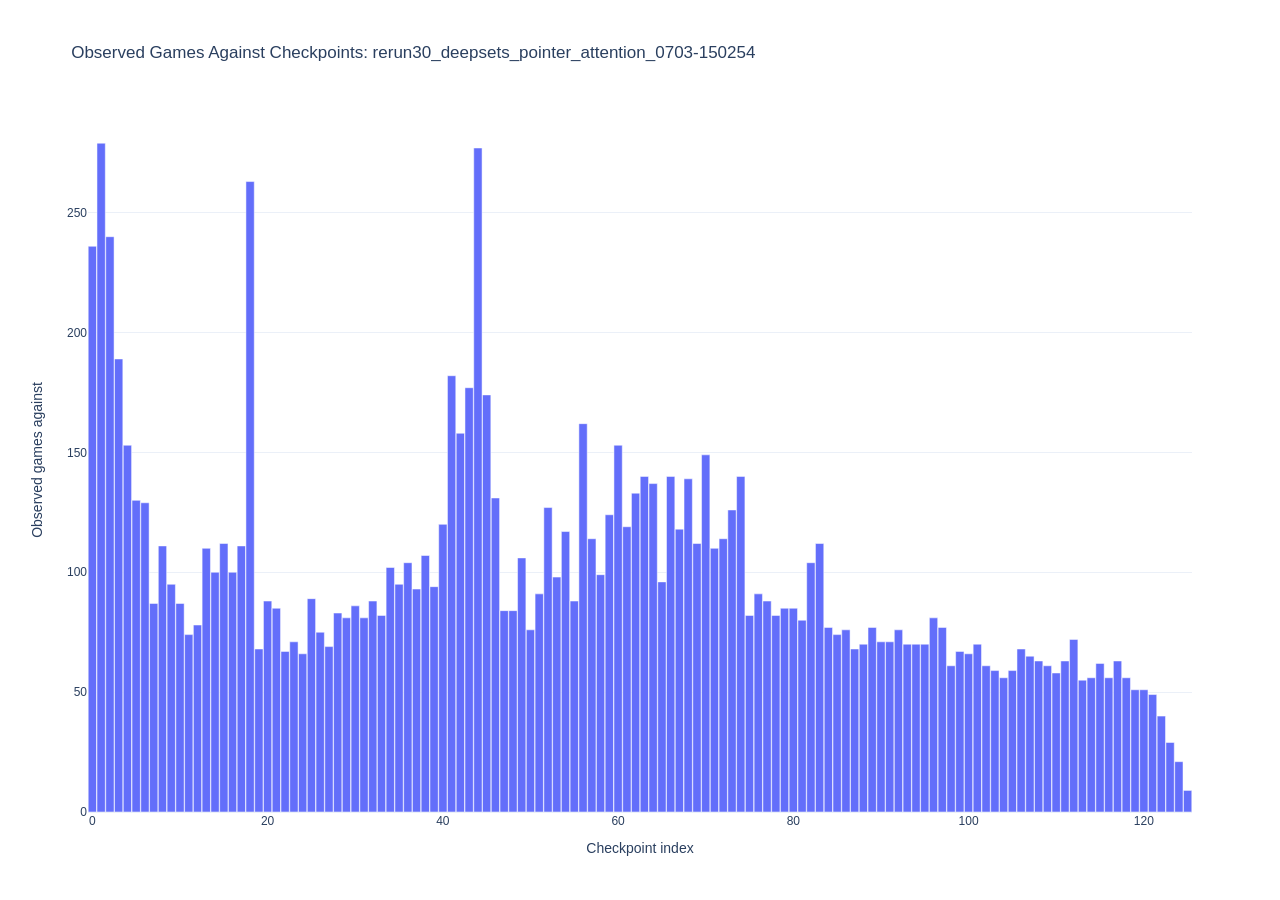
<file: log_analysis/outputs/rerun30_deepsets_pointer_attention/games_against_checkpoint_index.html>
<html>
<head><meta charset="utf-8" /></head>
<body>
    <div>                        <script type="text/javascript">window.PlotlyConfig = {MathJaxConfig: 'local'};</script>
        <script charset="utf-8" src="https://cdn.plot.ly/plotly-2.35.2.min.js"></script>                <div id="cf71231d-5bc9-40cd-9787-216fdc9fc595" class="plotly-graph-div" style="height:100%; width:100%;"></div>            <script type="text/javascript">                                    window.PLOTLYENV=window.PLOTLYENV || {};                                    if (document.getElementById("cf71231d-5bc9-40cd-9787-216fdc9fc595")) {                    Plotly.newPlot(                        "cf71231d-5bc9-40cd-9787-216fdc9fc595",                        [{"hovertemplate":"checkpoint=%{x}\u003cbr\u003eobserved games=%{y}\u003cextra\u003e\u003c\u002fextra\u003e","x":[0,1,2,3,4,5,6,7,8,9,10,11,12,13,14,15,16,17,18,19,20,21,22,23,24,25,26,27,28,29,30,31,32,33,34,35,36,37,38,39,40,41,42,43,44,45,46,47,48,49,50,51,52,53,54,55,56,57,58,59,60,61,62,63,64,65,66,67,68,69,70,71,72,73,74,75,76,77,78,79,80,81,82,83,84,85,86,87,88,89,90,91,92,93,94,95,96,97,98,99,100,101,102,103,104,105,106,107,108,109,110,111,112,113,114,115,116,117,118,119,120,121,122,123,124,125],"y":[236,279,240,189,153,130,129,87,111,95,87,74,78,110,100,112,100,111,263,68,88,85,67,71,66,89,75,69,83,81,86,81,88,82,102,95,104,93,107,94,120,182,158,177,277,174,131,84,84,106,76,91,127,98,117,88,162,114,99,124,153,119,133,140,137,96,140,118,139,112,149,110,114,126,140,82,91,88,82,85,85,80,104,112,77,74,76,68,70,77,71,71,76,70,70,70,81,77,61,67,66,70,61,59,56,59,68,65,63,61,58,63,72,55,56,62,56,63,56,51,51,49,40,29,21,9],"type":"bar"}],                        {"template":{"data":{"barpolar":[{"marker":{"line":{"color":"white","width":0.5},"pattern":{"fillmode":"overlay","size":10,"solidity":0.2}},"type":"barpolar"}],"bar":[{"error_x":{"color":"#2a3f5f"},"error_y":{"color":"#2a3f5f"},"marker":{"line":{"color":"white","width":0.5},"pattern":{"fillmode":"overlay","size":10,"solidity":0.2}},"type":"bar"}],"carpet":[{"aaxis":{"endlinecolor":"#2a3f5f","gridcolor":"#C8D4E3","linecolor":"#C8D4E3","minorgridcolor":"#C8D4E3","startlinecolor":"#2a3f5f"},"baxis":{"endlinecolor":"#2a3f5f","gridcolor":"#C8D4E3","linecolor":"#C8D4E3","minorgridcolor":"#C8D4E3","startlinecolor":"#2a3f5f"},"type":"carpet"}],"choropleth":[{"colorbar":{"outlinewidth":0,"ticks":""},"type":"choropleth"}],"contourcarpet":[{"colorbar":{"outlinewidth":0,"ticks":""},"type":"contourcarpet"}],"contour":[{"colorbar":{"outlinewidth":0,"ticks":""},"colorscale":[[0.0,"#0d0887"],[0.1111111111111111,"#46039f"],[0.2222222222222222,"#7201a8"],[0.3333333333333333,"#9c179e"],[0.4444444444444444,"#bd3786"],[0.5555555555555556,"#d8576b"],[0.6666666666666666,"#ed7953"],[0.7777777777777778,"#fb9f3a"],[0.8888888888888888,"#fdca26"],[1.0,"#f0f921"]],"type":"contour"}],"heatmapgl":[{"colorbar":{"outlinewidth":0,"ticks":""},"colorscale":[[0.0,"#0d0887"],[0.1111111111111111,"#46039f"],[0.2222222222222222,"#7201a8"],[0.3333333333333333,"#9c179e"],[0.4444444444444444,"#bd3786"],[0.5555555555555556,"#d8576b"],[0.6666666666666666,"#ed7953"],[0.7777777777777778,"#fb9f3a"],[0.8888888888888888,"#fdca26"],[1.0,"#f0f921"]],"type":"heatmapgl"}],"heatmap":[{"colorbar":{"outlinewidth":0,"ticks":""},"colorscale":[[0.0,"#0d0887"],[0.1111111111111111,"#46039f"],[0.2222222222222222,"#7201a8"],[0.3333333333333333,"#9c179e"],[0.4444444444444444,"#bd3786"],[0.5555555555555556,"#d8576b"],[0.6666666666666666,"#ed7953"],[0.7777777777777778,"#fb9f3a"],[0.8888888888888888,"#fdca26"],[1.0,"#f0f921"]],"type":"heatmap"}],"histogram2dcontour":[{"colorbar":{"outlinewidth":0,"ticks":""},"colorscale":[[0.0,"#0d0887"],[0.1111111111111111,"#46039f"],[0.2222222222222222,"#7201a8"],[0.3333333333333333,"#9c179e"],[0.4444444444444444,"#bd3786"],[0.5555555555555556,"#d8576b"],[0.6666666666666666,"#ed7953"],[0.7777777777777778,"#fb9f3a"],[0.8888888888888888,"#fdca26"],[1.0,"#f0f921"]],"type":"histogram2dcontour"}],"histogram2d":[{"colorbar":{"outlinewidth":0,"ticks":""},"colorscale":[[0.0,"#0d0887"],[0.1111111111111111,"#46039f"],[0.2222222222222222,"#7201a8"],[0.3333333333333333,"#9c179e"],[0.4444444444444444,"#bd3786"],[0.5555555555555556,"#d8576b"],[0.6666666666666666,"#ed7953"],[0.7777777777777778,"#fb9f3a"],[0.8888888888888888,"#fdca26"],[1.0,"#f0f921"]],"type":"histogram2d"}],"histogram":[{"marker":{"pattern":{"fillmode":"overlay","size":10,"solidity":0.2}},"type":"histogram"}],"mesh3d":[{"colorbar":{"outlinewidth":0,"ticks":""},"type":"mesh3d"}],"parcoords":[{"line":{"colorbar":{"outlinewidth":0,"ticks":""}},"type":"parcoords"}],"pie":[{"automargin":true,"type":"pie"}],"scatter3d":[{"line":{"colorbar":{"outlinewidth":0,"ticks":""}},"marker":{"colorbar":{"outlinewidth":0,"ticks":""}},"type":"scatter3d"}],"scattercarpet":[{"marker":{"colorbar":{"outlinewidth":0,"ticks":""}},"type":"scattercarpet"}],"scattergeo":[{"marker":{"colorbar":{"outlinewidth":0,"ticks":""}},"type":"scattergeo"}],"scattergl":[{"marker":{"colorbar":{"outlinewidth":0,"ticks":""}},"type":"scattergl"}],"scattermapbox":[{"marker":{"colorbar":{"outlinewidth":0,"ticks":""}},"type":"scattermapbox"}],"scatterpolargl":[{"marker":{"colorbar":{"outlinewidth":0,"ticks":""}},"type":"scatterpolargl"}],"scatterpolar":[{"marker":{"colorbar":{"outlinewidth":0,"ticks":""}},"type":"scatterpolar"}],"scatter":[{"fillpattern":{"fillmode":"overlay","size":10,"solidity":0.2},"type":"scatter"}],"scatterternary":[{"marker":{"colorbar":{"outlinewidth":0,"ticks":""}},"type":"scatterternary"}],"surface":[{"colorbar":{"outlinewidth":0,"ticks":""},"colorscale":[[0.0,"#0d0887"],[0.1111111111111111,"#46039f"],[0.2222222222222222,"#7201a8"],[0.3333333333333333,"#9c179e"],[0.4444444444444444,"#bd3786"],[0.5555555555555556,"#d8576b"],[0.6666666666666666,"#ed7953"],[0.7777777777777778,"#fb9f3a"],[0.8888888888888888,"#fdca26"],[1.0,"#f0f921"]],"type":"surface"}],"table":[{"cells":{"fill":{"color":"#EBF0F8"},"line":{"color":"white"}},"header":{"fill":{"color":"#C8D4E3"},"line":{"color":"white"}},"type":"table"}]},"layout":{"annotationdefaults":{"arrowcolor":"#2a3f5f","arrowhead":0,"arrowwidth":1},"autotypenumbers":"strict","coloraxis":{"colorbar":{"outlinewidth":0,"ticks":""}},"colorscale":{"diverging":[[0,"#8e0152"],[0.1,"#c51b7d"],[0.2,"#de77ae"],[0.3,"#f1b6da"],[0.4,"#fde0ef"],[0.5,"#f7f7f7"],[0.6,"#e6f5d0"],[0.7,"#b8e186"],[0.8,"#7fbc41"],[0.9,"#4d9221"],[1,"#276419"]],"sequential":[[0.0,"#0d0887"],[0.1111111111111111,"#46039f"],[0.2222222222222222,"#7201a8"],[0.3333333333333333,"#9c179e"],[0.4444444444444444,"#bd3786"],[0.5555555555555556,"#d8576b"],[0.6666666666666666,"#ed7953"],[0.7777777777777778,"#fb9f3a"],[0.8888888888888888,"#fdca26"],[1.0,"#f0f921"]],"sequentialminus":[[0.0,"#0d0887"],[0.1111111111111111,"#46039f"],[0.2222222222222222,"#7201a8"],[0.3333333333333333,"#9c179e"],[0.4444444444444444,"#bd3786"],[0.5555555555555556,"#d8576b"],[0.6666666666666666,"#ed7953"],[0.7777777777777778,"#fb9f3a"],[0.8888888888888888,"#fdca26"],[1.0,"#f0f921"]]},"colorway":["#636efa","#EF553B","#00cc96","#ab63fa","#FFA15A","#19d3f3","#FF6692","#B6E880","#FF97FF","#FECB52"],"font":{"color":"#2a3f5f"},"geo":{"bgcolor":"white","lakecolor":"white","landcolor":"white","showlakes":true,"showland":true,"subunitcolor":"#C8D4E3"},"hoverlabel":{"align":"left"},"hovermode":"closest","mapbox":{"style":"light"},"paper_bgcolor":"white","plot_bgcolor":"white","polar":{"angularaxis":{"gridcolor":"#EBF0F8","linecolor":"#EBF0F8","ticks":""},"bgcolor":"white","radialaxis":{"gridcolor":"#EBF0F8","linecolor":"#EBF0F8","ticks":""}},"scene":{"xaxis":{"backgroundcolor":"white","gridcolor":"#DFE8F3","gridwidth":2,"linecolor":"#EBF0F8","showbackground":true,"ticks":"","zerolinecolor":"#EBF0F8"},"yaxis":{"backgroundcolor":"white","gridcolor":"#DFE8F3","gridwidth":2,"linecolor":"#EBF0F8","showbackground":true,"ticks":"","zerolinecolor":"#EBF0F8"},"zaxis":{"backgroundcolor":"white","gridcolor":"#DFE8F3","gridwidth":2,"linecolor":"#EBF0F8","showbackground":true,"ticks":"","zerolinecolor":"#EBF0F8"}},"shapedefaults":{"line":{"color":"#2a3f5f"}},"ternary":{"aaxis":{"gridcolor":"#DFE8F3","linecolor":"#A2B1C6","ticks":""},"baxis":{"gridcolor":"#DFE8F3","linecolor":"#A2B1C6","ticks":""},"bgcolor":"white","caxis":{"gridcolor":"#DFE8F3","linecolor":"#A2B1C6","ticks":""}},"title":{"x":0.05},"xaxis":{"automargin":true,"gridcolor":"#EBF0F8","linecolor":"#EBF0F8","ticks":"","title":{"standoff":15},"zerolinecolor":"#EBF0F8","zerolinewidth":2},"yaxis":{"automargin":true,"gridcolor":"#EBF0F8","linecolor":"#EBF0F8","ticks":"","title":{"standoff":15},"zerolinecolor":"#EBF0F8","zerolinewidth":2}}},"title":{"text":"Observed Games Against Checkpoints: rerun30_deepsets_pointer_attention_0703-150254"},"xaxis":{"title":{"text":"Checkpoint index"}},"yaxis":{"title":{"text":"Observed games against"}},"bargap":0.05},                        {"responsive": true}                    )                };                            </script>        </div>
</body>
</html>
</file>
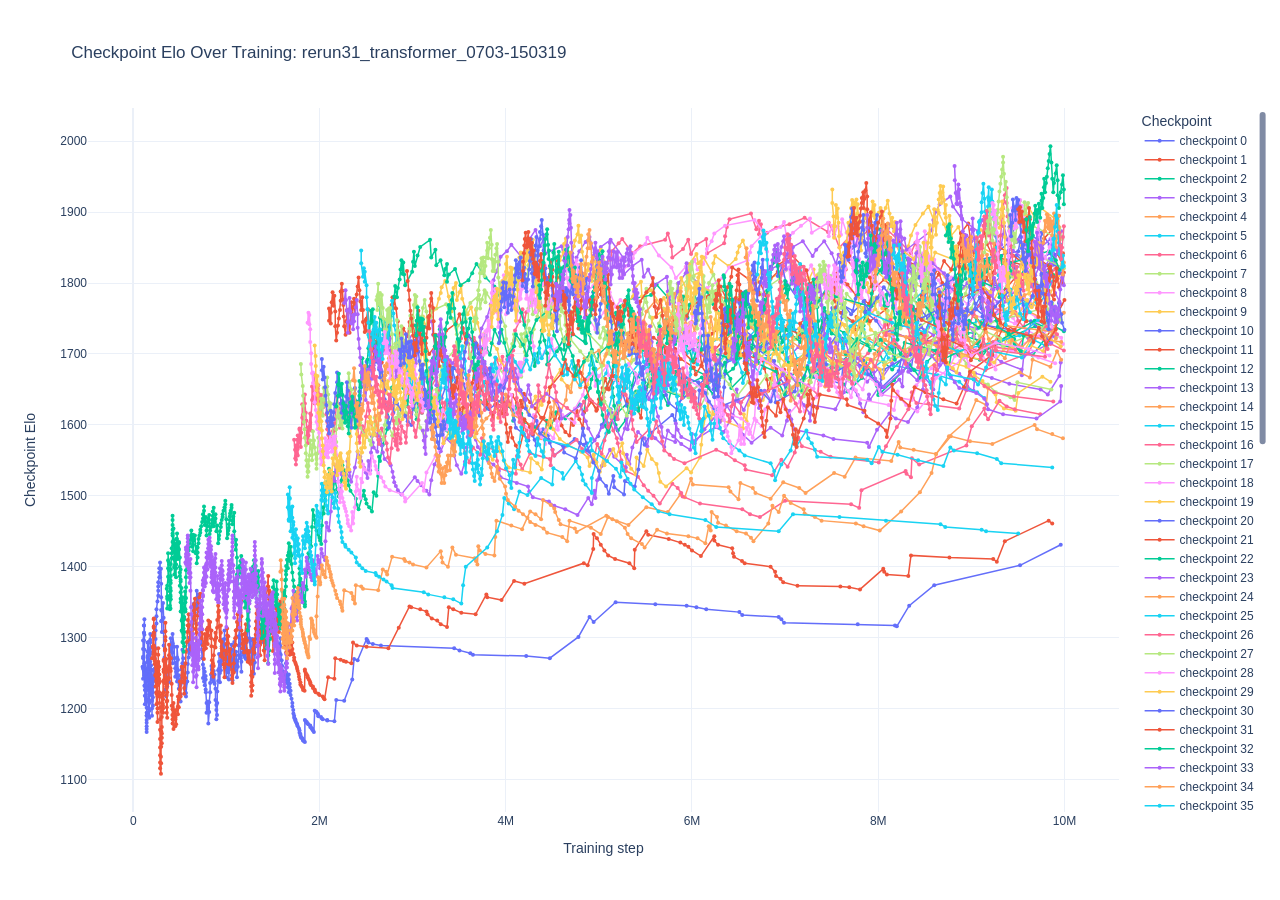
<file: log_analysis/outputs/rerun31_transformer/checkpoint_elo_over_training.html>
<html>
<head><meta charset="utf-8" /></head>
<body>
    <div>                        <script type="text/javascript">window.PlotlyConfig = {MathJaxConfig: 'local'};</script>
        <script charset="utf-8" src="https://cdn.plot.ly/plotly-2.35.2.min.js"></script>                <div id="a67c8962-1333-4310-b096-e93a6403de7b" class="plotly-graph-div" style="height:100%; width:100%;"></div>            <script type="text/javascript">                                    window.PLOTLYENV=window.PLOTLYENV || {};                                    if (document.getElementById("a67c8962-1333-4310-b096-e93a6403de7b")) {                    Plotly.newPlot(                        "a67c8962-1333-4310-b096-e93a6403de7b",                        [{"customdata":[[0,"stored"],[0,"renamed"],[0,"renamed"],[0,"renamed"],[0,"renamed"],[0,"renamed"],[0,"renamed"],[0,"renamed"],[0,"renamed"],[0,"renamed"],[0,"renamed"],[0,"renamed"],[0,"renamed"],[0,"renamed"],[0,"renamed"],[0,"renamed"],[0,"renamed"],[0,"renamed"],[0,"renamed"],[0,"renamed"],[0,"renamed"],[0,"renamed"],[0,"renamed"],[0,"renamed"],[0,"renamed"],[0,"renamed"],[0,"renamed"],[0,"renamed"],[0,"renamed"],[0,"renamed"],[0,"renamed"],[0,"renamed"],[0,"renamed"],[0,"renamed"],[0,"renamed"],[0,"renamed"],[0,"renamed"],[0,"renamed"],[0,"renamed"],[0,"renamed"],[0,"renamed"],[0,"renamed"],[0,"renamed"],[0,"renamed"],[0,"renamed"],[0,"renamed"],[0,"renamed"],[0,"renamed"],[0,"renamed"],[0,"renamed"],[0,"renamed"],[0,"renamed"],[0,"renamed"],[0,"renamed"],[0,"renamed"],[0,"renamed"],[0,"renamed"],[0,"renamed"],[0,"renamed"],[0,"renamed"],[0,"renamed"],[0,"renamed"],[0,"renamed"],[0,"renamed"],[0,"renamed"],[0,"renamed"],[0,"renamed"],[0,"renamed"],[0,"renamed"],[0,"renamed"],[0,"renamed"],[0,"renamed"],[0,"renamed"],[0,"renamed"],[0,"renamed"],[0,"renamed"],[0,"renamed"],[0,"renamed"],[0,"renamed"],[0,"renamed"],[0,"renamed"],[0,"renamed"],[0,"renamed"],[0,"renamed"],[0,"renamed"],[0,"renamed"],[0,"renamed"],[0,"renamed"],[0,"renamed"],[0,"renamed"],[0,"renamed"],[0,"renamed"],[0,"renamed"],[0,"renamed"],[0,"renamed"],[0,"renamed"],[0,"renamed"],[0,"renamed"],[0,"renamed"],[0,"renamed"],[0,"renamed"],[0,"renamed"],[0,"renamed"],[0,"renamed"],[0,"renamed"],[0,"renamed"],[0,"renamed"],[0,"renamed"],[0,"renamed"],[0,"renamed"],[0,"renamed"],[0,"renamed"],[0,"renamed"],[0,"renamed"],[0,"renamed"],[0,"renamed"],[0,"renamed"],[0,"renamed"],[0,"renamed"],[0,"renamed"],[0,"renamed"],[0,"renamed"],[0,"renamed"],[0,"renamed"],[0,"renamed"],[0,"renamed"],[0,"renamed"],[0,"renamed"],[0,"renamed"],[0,"renamed"],[0,"renamed"],[0,"renamed"],[0,"renamed"],[0,"renamed"],[0,"renamed"],[0,"renamed"],[0,"renamed"],[0,"renamed"],[0,"renamed"],[0,"renamed"],[0,"renamed"],[0,"renamed"],[0,"renamed"],[0,"renamed"],[0,"renamed"],[0,"renamed"],[0,"renamed"],[0,"renamed"],[0,"renamed"],[0,"renamed"],[0,"renamed"],[0,"renamed"],[0,"renamed"],[0,"renamed"],[0,"renamed"],[0,"renamed"],[0,"renamed"],[0,"renamed"],[0,"renamed"],[0,"renamed"],[0,"renamed"],[0,"renamed"],[0,"renamed"],[0,"renamed"],[0,"renamed"],[0,"renamed"],[0,"renamed"],[0,"renamed"],[0,"renamed"],[0,"renamed"],[0,"renamed"],[0,"renamed"],[0,"renamed"],[0,"renamed"],[0,"renamed"],[0,"renamed"],[0,"renamed"],[0,"renamed"],[0,"renamed"],[0,"renamed"],[0,"renamed"],[0,"renamed"],[0,"renamed"],[0,"renamed"],[0,"renamed"],[0,"renamed"],[0,"renamed"],[0,"renamed"],[0,"renamed"],[0,"renamed"],[0,"renamed"],[0,"renamed"],[0,"renamed"],[0,"renamed"],[0,"renamed"],[0,"renamed"],[0,"renamed"],[0,"renamed"],[0,"renamed"],[0,"renamed"],[0,"renamed"],[0,"renamed"],[0,"renamed"],[0,"renamed"],[0,"renamed"],[0,"renamed"],[0,"renamed"],[0,"renamed"],[0,"renamed"],[0,"renamed"],[0,"renamed"],[0,"renamed"],[0,"renamed"],[0,"renamed"],[0,"renamed"],[0,"renamed"],[0,"renamed"],[0,"renamed"],[0,"renamed"],[0,"renamed"],[0,"renamed"],[0,"renamed"],[0,"renamed"],[0,"renamed"],[0,"renamed"],[0,"renamed"],[0,"renamed"],[0,"renamed"],[0,"renamed"],[0,"renamed"],[0,"renamed"],[0,"renamed"],[0,"renamed"],[0,"renamed"],[0,"renamed"],[0,"renamed"],[0,"renamed"],[0,"renamed"],[0,"renamed"],[0,"renamed"],[0,"renamed"],[0,"renamed"],[0,"renamed"],[0,"renamed"],[0,"renamed"],[0,"renamed"],[0,"renamed"],[0,"renamed"],[0,"renamed"],[0,"renamed"],[0,"renamed"],[0,"renamed"],[0,"renamed"],[0,"renamed"],[0,"renamed"],[0,"renamed"],[0,"renamed"],[0,"renamed"],[0,"renamed"],[0,"renamed"],[0,"renamed"],[0,"renamed"],[0,"renamed"],[0,"renamed"],[0,"renamed"],[0,"renamed"],[0,"renamed"],[0,"renamed"],[0,"renamed"],[0,"renamed"],[0,"renamed"],[0,"renamed"],[0,"renamed"],[0,"renamed"],[0,"renamed"],[0,"renamed"],[0,"renamed"],[0,"renamed"],[0,"renamed"],[0,"renamed"],[0,"renamed"],[0,"renamed"],[0,"renamed"],[0,"renamed"],[0,"renamed"],[0,"renamed"],[0,"renamed"],[0,"renamed"],[0,"renamed"],[0,"renamed"],[0,"renamed"],[0,"renamed"],[0,"renamed"],[0,"renamed"],[0,"renamed"],[0,"renamed"],[0,"renamed"],[0,"renamed"],[0,"renamed"],[0,"renamed"],[0,"renamed"],[0,"renamed"],[0,"renamed"],[0,"renamed"],[0,"renamed"],[0,"renamed"],[0,"renamed"],[0,"renamed"],[0,"renamed"],[0,"renamed"],[0,"renamed"],[0,"renamed"],[0,"renamed"],[0,"renamed"],[0,"renamed"],[0,"renamed"],[0,"renamed"],[0,"renamed"],[0,"renamed"],[0,"renamed"],[0,"renamed"],[0,"renamed"],[0,"renamed"],[0,"renamed"],[0,"renamed"],[0,"renamed"],[0,"renamed"],[0,"renamed"],[0,"renamed"],[0,"renamed"],[0,"renamed"],[0,"renamed"],[0,"renamed"],[0,"renamed"],[0,"renamed"],[0,"renamed"],[0,"renamed"],[0,"renamed"],[0,"renamed"],[0,"renamed"],[0,"renamed"],[0,"renamed"],[0,"renamed"],[0,"renamed"],[0,"renamed"],[0,"renamed"],[0,"renamed"],[0,"renamed"],[0,"renamed"],[0,"renamed"],[0,"renamed"],[0,"renamed"],[0,"renamed"],[0,"renamed"],[0,"renamed"],[0,"renamed"],[0,"renamed"],[0,"renamed"],[0,"renamed"],[0,"renamed"],[0,"renamed"],[0,"renamed"],[0,"renamed"],[0,"renamed"],[0,"renamed"],[0,"renamed"],[0,"renamed"],[0,"renamed"],[0,"renamed"],[0,"renamed"],[0,"renamed"],[0,"renamed"],[0,"renamed"],[0,"renamed"],[0,"renamed"],[0,"renamed"],[0,"renamed"],[0,"renamed"],[0,"renamed"],[0,"renamed"],[0,"renamed"],[0,"renamed"],[0,"renamed"],[0,"renamed"],[0,"renamed"],[0,"renamed"],[0,"renamed"],[0,"renamed"],[0,"renamed"],[0,"renamed"],[0,"renamed"],[0,"renamed"],[0,"renamed"],[0,"renamed"],[0,"renamed"],[0,"renamed"],[0,"renamed"],[0,"renamed"],[0,"renamed"],[0,"renamed"],[0,"renamed"],[0,"renamed"],[0,"renamed"],[0,"renamed"],[0,"renamed"],[0,"renamed"],[0,"renamed"],[0,"renamed"],[0,"renamed"],[0,"renamed"],[0,"renamed"],[0,"renamed"],[0,"renamed"],[0,"renamed"],[0,"renamed"],[0,"renamed"],[0,"renamed"],[0,"renamed"],[0,"renamed"],[0,"renamed"],[0,"renamed"],[0,"renamed"],[0,"renamed"],[0,"renamed"],[0,"renamed"],[0,"renamed"],[0,"renamed"],[0,"renamed"],[0,"renamed"],[0,"renamed"],[0,"renamed"],[0,"renamed"],[0,"renamed"],[0,"renamed"],[0,"renamed"],[0,"renamed"],[0,"renamed"],[0,"renamed"],[0,"renamed"],[0,"renamed"],[0,"renamed"],[0,"renamed"],[0,"renamed"],[0,"renamed"],[0,"renamed"],[0,"renamed"],[0,"renamed"],[0,"renamed"],[0,"renamed"],[0,"renamed"],[0,"renamed"],[0,"renamed"],[0,"renamed"],[0,"renamed"],[0,"renamed"],[0,"renamed"],[0,"renamed"],[0,"renamed"],[0,"renamed"],[0,"renamed"],[0,"renamed"],[0,"renamed"],[0,"renamed"],[0,"renamed"],[0,"renamed"],[0,"renamed"],[0,"renamed"],[0,"renamed"],[0,"renamed"],[0,"renamed"],[0,"renamed"],[0,"renamed"],[0,"renamed"],[0,"renamed"],[0,"renamed"],[0,"renamed"],[0,"renamed"],[0,"renamed"],[0,"renamed"],[0,"renamed"],[0,"renamed"],[0,"renamed"],[0,"renamed"],[0,"renamed"],[0,"renamed"],[0,"renamed"],[0,"renamed"],[0,"renamed"],[0,"renamed"],[0,"renamed"],[0,"renamed"],[0,"renamed"],[0,"renamed"],[0,"renamed"],[0,"renamed"],[0,"renamed"],[0,"renamed"],[0,"renamed"],[0,"renamed"],[0,"renamed"],[0,"renamed"],[0,"renamed"],[0,"renamed"],[0,"renamed"],[0,"renamed"],[0,"renamed"],[0,"renamed"],[0,"renamed"],[0,"renamed"],[0,"renamed"],[0,"renamed"],[0,"renamed"],[0,"renamed"],[0,"renamed"],[0,"renamed"],[0,"renamed"],[0,"renamed"],[0,"renamed"],[0,"renamed"],[0,"renamed"],[0,"renamed"]],"hovertemplate":"checkpoint=%{customdata[0]}\u003cbr\u003eevent=%{customdata[1]}\u003cbr\u003estep=%{x}\u003cbr\u003eelo=%{y}\u003cextra\u003e\u003c\u002fextra\u003e","line":{"width":1.5},"marker":{"size":4},"mode":"lines+markers","name":"checkpoint 0","x":[100000,105600,105600,105600,105600,105600,105600,105600,115200,115200,115200,115200,115200,120000,120000,120000,120000,120000,120000,124800,124800,124800,124800,124800,124800,124800,124800,124800,134400,134400,134400,134400,134400,134400,140000,140000,140000,140000,144000,144000,144000,144000,144000,144000,144000,144000,144000,144000,144000,153600,153600,153600,153600,153600,153600,153600,153600,160000,160000,160000,163200,163200,163200,163200,163200,163200,163200,163200,163200,163200,163200,172800,172800,172800,172800,172800,172800,172800,172800,172800,182400,182400,182400,182400,182400,182400,182400,182400,182400,182400,182400,182400,192000,192000,192000,192000,192000,192000,192000,192000,192000,200000,200000,201600,201600,201600,201600,201600,201600,201600,201600,201600,201600,201600,211200,211200,211200,211200,220800,220800,230400,230400,230400,240000,240000,240000,249600,249600,249600,260000,268800,268800,268800,268800,280000,280000,280000,288000,288000,297600,300000,300000,300000,300000,307200,307200,307200,320000,326400,326400,326400,336000,340000,345600,345600,355200,364800,364800,374400,380000,380000,384000,384000,393600,403200,403200,412800,422400,422400,422400,422400,440000,441600,451200,451200,460000,460800,470400,470400,470400,470400,480000,480000,480000,489600,489600,500000,508800,508800,508800,518400,520000,528000,528000,537600,540000,547200,547200,556800,566400,566400,566400,580000,585600,585600,595200,595200,600000,600000,604800,604800,614400,620000,624000,624000,640000,643200,643200,643200,652800,652800,662400,662400,672000,681600,681600,691200,691200,700800,700800,710400,720000,720000,729600,729600,729600,740000,740000,748800,748800,758400,760000,768000,768000,777600,777600,777600,780000,787200,787200,800000,800000,806400,816000,816000,825600,825600,835200,840000,844800,844800,860000,864000,873600,873600,883200,883200,892800,892800,892800,900000,902400,902400,912000,912000,921600,921600,921600,931200,931200,940800,940800,940800,950400,950400,950400,960000,969600,969600,979200,980000,980000,980000,988800,988800,1000000,1000000,1008000,1008000,1008000,1017600,1020000,1027200,1027200,1027200,1036800,1036800,1040000,1046400,1046400,1056000,1056000,1060000,1065600,1065600,1075200,1075200,1075200,1084800,1084800,1094400,1104000,1104000,1113600,1113600,1123200,1132800,1132800,1132800,1142400,1152000,1152000,1161600,1161600,1171200,1180800,1190400,1190400,1200000,1200000,1209600,1209600,1220000,1220000,1220000,1228800,1240000,1240000,1240000,1248000,1257600,1260000,1267200,1267200,1280000,1280000,1286400,1286400,1286400,1296000,1296000,1305600,1305600,1315200,1315200,1324800,1324800,1334400,1344000,1344000,1353600,1360000,1363200,1372800,1382400,1382400,1392000,1392000,1401600,1401600,1411200,1411200,1411200,1420800,1430400,1430400,1440000,1440000,1449600,1460000,1468800,1478400,1480000,1488000,1488000,1500000,1507200,1507200,1507200,1507200,1520000,1526400,1526400,1540000,1540000,1545600,1555200,1555200,1560000,1564800,1574400,1574400,1580000,1580000,1584000,1593600,1600000,1603200,1612800,1622400,1632000,1640000,1641600,1641600,1651200,1651200,1651200,1660800,1670400,1670400,1670400,1680000,1680000,1689600,1689600,1700000,1708800,1708800,1718400,1720000,1728000,1728000,1740000,1740000,1747200,1756800,1760000,1766400,1780000,1785600,1785600,1795200,1795200,1800000,1804800,1814400,1820000,1824000,1833600,1843200,1843200,1852800,1862400,1862400,1872000,1880000,1900800,1900800,1910400,1920000,1920000,1929600,1940000,1948800,1960000,1968000,1980000,1987200,1987200,2016000,2025600,2035200,2083200,2083200,2160000,2180000,2265600,2352000,2371200,2409600,2505600,2515200,2524800,2572800,2660000,3446400,3504000,3620000,3648000,4220000,4473600,4780800,4900000,4944000,5180000,5606400,5942400,6048000,6153600,6508800,6540000,6931200,6960000,6988800,7780000,8180000,8200000,8332800,8601600,9523200,9960000],"y":[1259,1242,1258,1273,1256,1271,1284,1296,1307,1317,1296,1307,1317,1326,1304,1283,1264,1247,1232,1249,1264,1247,1232,1218,1206,1226,1244,1260,1244,1230,1217,1236,1253,1238,1255,1240,1226,1213,1201,1190,1180,1171,1194,1184,1175,1167,1190,1212,1232,1250,1266,1280,1293,1274,1257,1272,1255,1270,1253,1268,1282,1294,1275,1257,1241,1226,1213,1201,1190,1211,1200,1220,1208,1197,1187,1209,1229,1247,1263,1247,1233,1250,1266,1280,1293,1305,1285,1297,1277,1259,1243,1228,1245,1261,1245,1230,1247,1232,1219,1237,1223,1241,1227,1245,1231,1218,1237,1254,1239,1225,1212,1200,1190,1211,1230,1216,1204,1223,1239,1255,1240,1256,1271,1285,1298,1310,1320,1330,1340,1351,1359,1366,1372,1378,1385,1392,1398,1406,1385,1397,1376,1357,1339,1323,1308,1324,1338,1349,1328,1308,1289,1272,1255,1240,1227,1217,1240,1231,1252,1237,1254,1238,1254,1271,1287,1299,1280,1264,1279,1292,1305,1287,1271,1257,1245,1265,1252,1238,1256,1272,1287,1269,1254,1241,1228,1247,1232,1220,1210,1234,1255,1243,1264,1283,1271,1260,1248,1237,1227,1217,1236,1222,1238,1251,1263,1272,1283,1292,1300,1278,1289,1298,1278,1291,1305,1320,1332,1344,1326,1338,1348,1325,1335,1345,1356,1366,1344,1353,1361,1338,1345,1319,1296,1305,1314,1291,1271,1283,1262,1243,1257,1238,1252,1233,1246,1227,1241,1223,1208,1194,1210,1195,1179,1195,1209,1223,1236,1248,1260,1241,1255,1238,1253,1235,1248,1228,1212,1198,1185,1205,1191,1208,1224,1239,1254,1266,1277,1256,1237,1250,1262,1274,1254,1267,1278,1288,1297,1276,1287,1298,1310,1290,1270,1281,1261,1244,1259,1271,1282,1292,1271,1251,1262,1241,1255,1268,1280,1259,1270,1280,1290,1268,1247,1259,1240,1256,1270,1283,1294,1274,1254,1268,1280,1261,1244,1259,1275,1289,1302,1313,1292,1271,1252,1266,1279,1292,1275,1289,1272,1287,1270,1285,1298,1311,1294,1310,1324,1336,1316,1299,1281,1296,1280,1265,1282,1298,1282,1266,1250,1266,1249,1265,1277,1288,1298,1311,1322,1334,1316,1327,1337,1347,1327,1337,1317,1298,1311,1324,1307,1293,1310,1325,1341,1325,1338,1320,1304,1289,1309,1324,1337,1318,1331,1343,1323,1336,1318,1331,1342,1322,1307,1290,1305,1288,1303,1287,1274,1292,1281,1270,1290,1278,1299,1287,1276,1268,1260,1253,1248,1243,1238,1264,1258,1251,1246,1241,1236,1230,1223,1248,1241,1235,1230,1225,1219,1214,1208,1203,1198,1193,1190,1187,1185,1183,1181,1179,1177,1175,1172,1169,1166,1164,1162,1160,1159,1158,1156,1155,1154,1153,1184,1182,1181,1180,1179,1178,1176,1174,1173,1172,1171,1169,1167,1197,1196,1195,1193,1191,1189,1188,1186,1185,1184,1183,1182,1212,1211,1241,1270,1268,1298,1296,1293,1291,1289,1285,1282,1278,1276,1274,1271,1301,1329,1322,1350,1347,1345,1343,1340,1336,1332,1329,1326,1321,1319,1317,1316,1345,1374,1402,1431],"type":"scatter"},{"customdata":[[1,"stored"],[1,"renamed"],[1,"renamed"],[1,"renamed"],[1,"renamed"],[1,"renamed"],[1,"renamed"],[1,"renamed"],[1,"renamed"],[1,"renamed"],[1,"renamed"],[1,"renamed"],[1,"renamed"],[1,"renamed"],[1,"renamed"],[1,"renamed"],[1,"renamed"],[1,"renamed"],[1,"renamed"],[1,"renamed"],[1,"renamed"],[1,"renamed"],[1,"renamed"],[1,"renamed"],[1,"renamed"],[1,"renamed"],[1,"renamed"],[1,"renamed"],[1,"renamed"],[1,"renamed"],[1,"renamed"],[1,"renamed"],[1,"renamed"],[1,"renamed"],[1,"renamed"],[1,"renamed"],[1,"renamed"],[1,"renamed"],[1,"renamed"],[1,"renamed"],[1,"renamed"],[1,"renamed"],[1,"renamed"],[1,"renamed"],[1,"renamed"],[1,"renamed"],[1,"renamed"],[1,"renamed"],[1,"renamed"],[1,"renamed"],[1,"renamed"],[1,"renamed"],[1,"renamed"],[1,"renamed"],[1,"renamed"],[1,"renamed"],[1,"renamed"],[1,"renamed"],[1,"renamed"],[1,"renamed"],[1,"renamed"],[1,"renamed"],[1,"renamed"],[1,"renamed"],[1,"renamed"],[1,"renamed"],[1,"renamed"],[1,"renamed"],[1,"renamed"],[1,"renamed"],[1,"renamed"],[1,"renamed"],[1,"renamed"],[1,"renamed"],[1,"renamed"],[1,"renamed"],[1,"renamed"],[1,"renamed"],[1,"renamed"],[1,"renamed"],[1,"renamed"],[1,"renamed"],[1,"renamed"],[1,"renamed"],[1,"renamed"],[1,"renamed"],[1,"renamed"],[1,"renamed"],[1,"renamed"],[1,"renamed"],[1,"renamed"],[1,"renamed"],[1,"renamed"],[1,"renamed"],[1,"renamed"],[1,"renamed"],[1,"renamed"],[1,"renamed"],[1,"renamed"],[1,"renamed"],[1,"renamed"],[1,"renamed"],[1,"renamed"],[1,"renamed"],[1,"renamed"],[1,"renamed"],[1,"renamed"],[1,"renamed"],[1,"renamed"],[1,"renamed"],[1,"renamed"],[1,"renamed"],[1,"renamed"],[1,"renamed"],[1,"renamed"],[1,"renamed"],[1,"renamed"],[1,"renamed"],[1,"renamed"],[1,"renamed"],[1,"renamed"],[1,"renamed"],[1,"renamed"],[1,"renamed"],[1,"renamed"],[1,"renamed"],[1,"renamed"],[1,"renamed"],[1,"renamed"],[1,"renamed"],[1,"renamed"],[1,"renamed"],[1,"renamed"],[1,"renamed"],[1,"renamed"],[1,"renamed"],[1,"renamed"],[1,"renamed"],[1,"renamed"],[1,"renamed"],[1,"renamed"],[1,"renamed"],[1,"renamed"],[1,"renamed"],[1,"renamed"],[1,"renamed"],[1,"renamed"],[1,"renamed"],[1,"renamed"],[1,"renamed"],[1,"renamed"],[1,"renamed"],[1,"renamed"],[1,"renamed"],[1,"renamed"],[1,"renamed"],[1,"renamed"],[1,"renamed"],[1,"renamed"],[1,"renamed"],[1,"renamed"],[1,"renamed"],[1,"renamed"],[1,"renamed"],[1,"renamed"],[1,"renamed"],[1,"renamed"],[1,"renamed"],[1,"renamed"],[1,"renamed"],[1,"renamed"],[1,"renamed"],[1,"renamed"],[1,"renamed"],[1,"renamed"],[1,"renamed"],[1,"renamed"],[1,"renamed"],[1,"renamed"],[1,"renamed"],[1,"renamed"],[1,"renamed"],[1,"renamed"],[1,"renamed"],[1,"renamed"],[1,"renamed"],[1,"renamed"],[1,"renamed"],[1,"renamed"],[1,"renamed"],[1,"renamed"],[1,"renamed"],[1,"renamed"],[1,"renamed"],[1,"renamed"],[1,"renamed"],[1,"renamed"],[1,"renamed"],[1,"renamed"],[1,"renamed"],[1,"renamed"],[1,"renamed"],[1,"renamed"],[1,"renamed"],[1,"renamed"],[1,"renamed"],[1,"renamed"],[1,"renamed"],[1,"renamed"],[1,"renamed"],[1,"renamed"],[1,"renamed"],[1,"renamed"],[1,"renamed"],[1,"renamed"],[1,"renamed"],[1,"renamed"],[1,"renamed"],[1,"renamed"],[1,"renamed"],[1,"renamed"],[1,"renamed"],[1,"renamed"],[1,"renamed"],[1,"renamed"],[1,"renamed"],[1,"renamed"],[1,"renamed"],[1,"renamed"],[1,"renamed"],[1,"renamed"],[1,"renamed"],[1,"renamed"],[1,"renamed"],[1,"renamed"],[1,"renamed"],[1,"renamed"],[1,"renamed"],[1,"renamed"],[1,"renamed"],[1,"renamed"],[1,"renamed"],[1,"renamed"],[1,"renamed"],[1,"renamed"],[1,"renamed"],[1,"renamed"],[1,"renamed"],[1,"renamed"],[1,"renamed"],[1,"renamed"],[1,"renamed"],[1,"renamed"],[1,"renamed"],[1,"renamed"],[1,"renamed"],[1,"renamed"],[1,"renamed"],[1,"renamed"],[1,"renamed"],[1,"renamed"],[1,"renamed"],[1,"renamed"],[1,"renamed"],[1,"renamed"],[1,"renamed"],[1,"renamed"],[1,"renamed"],[1,"renamed"],[1,"renamed"],[1,"renamed"],[1,"renamed"],[1,"renamed"],[1,"renamed"],[1,"renamed"],[1,"renamed"],[1,"renamed"],[1,"renamed"],[1,"renamed"],[1,"renamed"],[1,"renamed"],[1,"renamed"],[1,"renamed"],[1,"renamed"],[1,"renamed"],[1,"renamed"],[1,"renamed"],[1,"renamed"],[1,"renamed"],[1,"renamed"],[1,"renamed"],[1,"renamed"],[1,"renamed"],[1,"renamed"],[1,"renamed"],[1,"renamed"],[1,"renamed"],[1,"renamed"],[1,"renamed"],[1,"renamed"],[1,"renamed"],[1,"renamed"],[1,"renamed"],[1,"renamed"],[1,"renamed"],[1,"renamed"],[1,"renamed"],[1,"renamed"],[1,"renamed"],[1,"renamed"],[1,"renamed"],[1,"renamed"],[1,"renamed"],[1,"renamed"],[1,"renamed"],[1,"renamed"],[1,"renamed"],[1,"renamed"],[1,"renamed"],[1,"renamed"],[1,"renamed"],[1,"renamed"],[1,"renamed"],[1,"renamed"],[1,"renamed"],[1,"renamed"],[1,"renamed"],[1,"renamed"],[1,"renamed"],[1,"renamed"],[1,"renamed"],[1,"renamed"],[1,"renamed"],[1,"renamed"],[1,"renamed"],[1,"renamed"],[1,"renamed"],[1,"renamed"],[1,"renamed"],[1,"renamed"],[1,"renamed"],[1,"renamed"],[1,"renamed"],[1,"renamed"],[1,"renamed"],[1,"renamed"],[1,"renamed"],[1,"renamed"],[1,"renamed"],[1,"renamed"],[1,"renamed"],[1,"renamed"],[1,"renamed"],[1,"renamed"],[1,"renamed"],[1,"renamed"],[1,"renamed"],[1,"renamed"],[1,"renamed"],[1,"renamed"],[1,"renamed"],[1,"renamed"],[1,"renamed"],[1,"renamed"],[1,"renamed"],[1,"renamed"],[1,"renamed"],[1,"renamed"],[1,"renamed"],[1,"renamed"],[1,"renamed"],[1,"renamed"],[1,"renamed"],[1,"renamed"],[1,"renamed"],[1,"renamed"],[1,"renamed"],[1,"renamed"],[1,"renamed"],[1,"renamed"],[1,"renamed"],[1,"renamed"],[1,"renamed"],[1,"renamed"],[1,"renamed"],[1,"renamed"],[1,"renamed"],[1,"renamed"],[1,"renamed"],[1,"renamed"],[1,"renamed"],[1,"renamed"],[1,"renamed"],[1,"renamed"],[1,"renamed"],[1,"renamed"],[1,"renamed"],[1,"renamed"],[1,"renamed"],[1,"renamed"],[1,"renamed"],[1,"renamed"],[1,"renamed"],[1,"renamed"],[1,"renamed"],[1,"renamed"],[1,"renamed"],[1,"renamed"],[1,"renamed"],[1,"renamed"],[1,"renamed"],[1,"renamed"],[1,"renamed"],[1,"renamed"],[1,"renamed"],[1,"renamed"],[1,"renamed"],[1,"renamed"],[1,"renamed"],[1,"renamed"],[1,"renamed"],[1,"renamed"],[1,"renamed"],[1,"renamed"],[1,"renamed"],[1,"renamed"],[1,"renamed"],[1,"renamed"],[1,"renamed"],[1,"renamed"],[1,"renamed"],[1,"renamed"],[1,"renamed"],[1,"renamed"],[1,"renamed"],[1,"renamed"],[1,"renamed"],[1,"renamed"],[1,"renamed"],[1,"renamed"],[1,"renamed"],[1,"renamed"],[1,"renamed"],[1,"renamed"],[1,"renamed"],[1,"renamed"],[1,"renamed"],[1,"renamed"],[1,"renamed"],[1,"renamed"],[1,"renamed"],[1,"renamed"],[1,"renamed"],[1,"renamed"],[1,"renamed"],[1,"renamed"],[1,"renamed"],[1,"renamed"],[1,"renamed"],[1,"renamed"],[1,"renamed"],[1,"renamed"],[1,"renamed"],[1,"renamed"],[1,"renamed"],[1,"renamed"],[1,"renamed"],[1,"renamed"],[1,"renamed"],[1,"renamed"],[1,"renamed"],[1,"renamed"],[1,"renamed"],[1,"renamed"],[1,"renamed"],[1,"renamed"],[1,"renamed"],[1,"renamed"],[1,"renamed"],[1,"renamed"],[1,"renamed"],[1,"renamed"],[1,"renamed"],[1,"renamed"],[1,"renamed"],[1,"renamed"],[1,"renamed"],[1,"renamed"],[1,"renamed"],[1,"renamed"],[1,"renamed"],[1,"renamed"],[1,"renamed"],[1,"renamed"],[1,"renamed"],[1,"renamed"],[1,"renamed"],[1,"renamed"],[1,"renamed"],[1,"renamed"],[1,"renamed"],[1,"renamed"],[1,"renamed"],[1,"renamed"],[1,"renamed"],[1,"renamed"],[1,"renamed"],[1,"renamed"],[1,"renamed"],[1,"renamed"],[1,"renamed"],[1,"renamed"],[1,"renamed"],[1,"renamed"],[1,"renamed"],[1,"renamed"],[1,"renamed"],[1,"renamed"],[1,"renamed"],[1,"renamed"],[1,"renamed"],[1,"renamed"],[1,"renamed"],[1,"renamed"],[1,"renamed"]],"hovertemplate":"checkpoint=%{customdata[0]}\u003cbr\u003eevent=%{customdata[1]}\u003cbr\u003estep=%{x}\u003cbr\u003eelo=%{y}\u003cextra\u003e\u003c\u002fextra\u003e","line":{"width":1.5},"marker":{"size":4},"mode":"lines+markers","name":"checkpoint 1","x":[201600,211200,211200,211200,220000,220000,220800,220800,220800,220800,220800,220800,220800,220800,220800,220800,230400,230400,230400,230400,230400,240000,240000,240000,240000,240000,240000,240000,249600,249600,249600,249600,249600,249600,259200,260000,260000,260000,260000,260000,260000,260000,260000,268800,268800,268800,268800,268800,268800,278400,278400,278400,280000,280000,280000,280000,288000,288000,288000,288000,288000,288000,288000,288000,297600,297600,300000,300000,300000,307200,307200,307200,307200,307200,307200,307200,307200,307200,316800,316800,320000,320000,320000,320000,320000,320000,320000,326400,326400,326400,326400,326400,326400,336000,336000,336000,340000,340000,340000,340000,340000,340000,345600,345600,345600,345600,345600,345600,345600,355200,355200,355200,355200,360000,360000,360000,360000,360000,360000,360000,364800,364800,364800,364800,374400,384000,384000,384000,384000,384000,393600,400000,403200,403200,412800,412800,412800,420000,422400,422400,422400,432000,432000,432000,441600,451200,451200,451200,451200,460800,470400,480000,480000,480000,489600,489600,500000,500000,500000,508800,518400,520000,528000,540000,540000,547200,547200,547200,547200,560000,560000,566400,576000,580000,585600,585600,595200,600000,604800,604800,614400,624000,624000,624000,640000,643200,652800,652800,652800,662400,662400,672000,681600,681600,681600,691200,691200,700800,710400,720000,720000,729600,729600,729600,740000,748800,758400,760000,768000,768000,780000,787200,787200,800000,800000,800000,806400,806400,816000,825600,835200,840000,840000,844800,844800,854400,860000,864000,864000,873600,873600,883200,883200,892800,900000,902400,912000,912000,912000,921600,921600,921600,931200,940800,940800,940800,940800,950400,950400,960000,960000,969600,980000,980000,988800,988800,988800,1000000,1000000,1008000,1008000,1017600,1020000,1027200,1027200,1040000,1040000,1046400,1060000,1065600,1065600,1080000,1080000,1084800,1084800,1094400,1100000,1100000,1104000,1113600,1113600,1120000,1123200,1140000,1142400,1152000,1161600,1161600,1161600,1171200,1171200,1171200,1180800,1190400,1190400,1200000,1209600,1209600,1220000,1220000,1220000,1228800,1240000,1248000,1248000,1260000,1267200,1267200,1267200,1267200,1276800,1280000,1280000,1280000,1286400,1286400,1296000,1300000,1305600,1315200,1315200,1320000,1324800,1324800,1334400,1344000,1344000,1344000,1344000,1360000,1363200,1363200,1363200,1363200,1372800,1382400,1382400,1392000,1392000,1392000,1401600,1401600,1411200,1420000,1420800,1430400,1430400,1430400,1430400,1440000,1449600,1449600,1460000,1460000,1460000,1468800,1468800,1468800,1478400,1480000,1480000,1488000,1497600,1497600,1500000,1507200,1507200,1520000,1526400,1526400,1536000,1540000,1545600,1545600,1555200,1560000,1564800,1564800,1564800,1574400,1580000,1584000,1584000,1593600,1603200,1603200,1603200,1620000,1620000,1622400,1622400,1632000,1641600,1641600,1651200,1651200,1660800,1660800,1670400,1670400,1680000,1689600,1689600,1689600,1700000,1700000,1708800,1708800,1720000,1728000,1728000,1740000,1747200,1756800,1760000,1766400,1776000,1780000,1785600,1795200,1795200,1804800,1814400,1824000,1824000,1840000,1843200,1843200,1852800,1862400,1872000,1872000,1881600,1891200,1900800,1900800,1910400,1929600,1929600,1948800,1948800,1958400,1987200,2000000,2035200,2044800,2054400,2092800,2160000,2169600,2227200,2260000,2284800,2342400,2360000,2400000,2505600,2740000,2851200,2966400,2985600,3081600,3148800,3160000,3206400,3264000,3302400,3369600,3388800,3436800,3523200,3676800,3792000,3801600,3955200,4089600,4200000,4838400,4880000,4940000,4944000,4980000,5020800,5059200,5100000,5174400,5328000,5380000,5385600,5510400,5529600,5750400,5875200,5923200,5961600,6000000,6096000,6240000,6240000,6280000,6432000,6441600,6451200,6537600,6566400,6844800,6892800,6902400,6950400,6980000,7132800,7593600,7689600,7804800,8054400,8064000,8092800,8323200,8352000,8764800,9235200,9273600,9360000,9830400,9868800],"y":[1271,1288,1303,1286,1301,1314,1326,1307,1289,1303,1316,1327,1307,1288,1271,1286,1269,1284,1267,1281,1263,1247,1263,1246,1231,1248,1264,1277,1258,1240,1223,1238,1221,1206,1223,1208,1194,1181,1200,1217,1233,1247,1260,1241,1254,1266,1276,1285,1263,1242,1223,1236,1248,1259,1238,1219,1201,1185,1170,1157,1145,1134,1124,1116,1108,1132,1123,1146,1168,1159,1151,1174,1165,1188,1208,1196,1216,1203,1221,1207,1194,1213,1200,1218,1204,1222,1238,1223,1240,1255,1269,1252,1267,1251,1236,1253,1269,1253,1269,1284,1267,1282,1296,1309,1321,1301,1283,1266,1252,1270,1256,1243,1231,1252,1240,1229,1219,1210,1202,1194,1187,1211,1234,1223,1241,1258,1243,1260,1275,1290,1272,1257,1271,1253,1235,1219,1204,1191,1179,1199,1185,1171,1190,1208,1196,1185,1175,1197,1187,1178,1199,1217,1203,1192,1213,1202,1221,1238,1227,1217,1238,1259,1247,1237,1259,1248,1238,1229,1221,1243,1264,1280,1294,1308,1317,1325,1333,1309,1318,1296,1305,1286,1300,1283,1298,1313,1327,1338,1347,1355,1332,1312,1293,1307,1319,1331,1340,1350,1357,1362,1336,1343,1320,1299,1311,1289,1270,1283,1294,1305,1285,1298,1311,1291,1303,1314,1324,1303,1313,1322,1299,1310,1288,1268,1250,1264,1245,1260,1275,1287,1297,1307,1286,1300,1314,1325,1336,1345,1353,1329,1338,1316,1296,1307,1317,1295,1274,1285,1294,1272,1282,1262,1244,1258,1270,1282,1263,1277,1291,1303,1313,1292,1302,1281,1262,1273,1284,1262,1242,1254,1236,1251,1264,1276,1288,1299,1310,1290,1300,1311,1322,1333,1313,1324,1333,1342,1352,1330,1310,1291,1304,1285,1297,1279,1292,1306,1319,1300,1282,1296,1279,1266,1281,1265,1280,1263,1247,1231,1218,1237,1225,1245,1233,1252,1268,1284,1297,1279,1293,1304,1313,1323,1334,1344,1324,1338,1347,1325,1335,1313,1293,1275,1290,1305,1318,1297,1309,1321,1332,1313,1297,1282,1268,1286,1303,1319,1333,1346,1358,1371,1387,1372,1354,1367,1348,1359,1339,1351,1363,1343,1324,1306,1319,1300,1281,1296,1311,1294,1311,1327,1341,1354,1335,1318,1335,1321,1308,1328,1346,1333,1351,1338,1326,1347,1336,1326,1318,1312,1306,1300,1293,1287,1279,1303,1296,1289,1280,1303,1294,1284,1276,1301,1292,1284,1277,1301,1293,1284,1277,1272,1268,1265,1262,1259,1256,1253,1249,1245,1241,1237,1234,1232,1230,1228,1226,1225,1255,1253,1250,1248,1246,1244,1242,1240,1237,1235,1233,1231,1229,1227,1225,1223,1221,1219,1217,1215,1213,1244,1242,1271,1269,1267,1266,1264,1293,1289,1287,1285,1314,1344,1343,1340,1337,1333,1327,1324,1319,1315,1343,1340,1335,1333,1361,1357,1353,1380,1376,1405,1402,1425,1446,1440,1431,1423,1416,1411,1405,1398,1424,1450,1445,1439,1434,1431,1428,1423,1415,1443,1437,1431,1426,1419,1414,1408,1405,1400,1393,1387,1383,1378,1373,1372,1371,1368,1397,1393,1389,1387,1416,1413,1411,1407,1436,1465,1461],"type":"scatter"},{"customdata":[[2,"stored"],[2,"renamed"],[2,"renamed"],[2,"renamed"],[2,"renamed"],[2,"renamed"],[2,"renamed"],[2,"renamed"],[2,"renamed"],[2,"renamed"],[2,"renamed"],[2,"renamed"],[2,"renamed"],[2,"renamed"],[2,"renamed"],[2,"renamed"],[2,"renamed"],[2,"renamed"],[2,"renamed"],[2,"renamed"],[2,"renamed"],[2,"renamed"],[2,"renamed"],[2,"renamed"],[2,"renamed"],[2,"renamed"],[2,"renamed"],[2,"renamed"],[2,"renamed"],[2,"renamed"],[2,"renamed"],[2,"renamed"],[2,"renamed"],[2,"renamed"],[2,"renamed"],[2,"renamed"],[2,"renamed"],[2,"renamed"],[2,"renamed"],[2,"renamed"],[2,"renamed"],[2,"renamed"],[2,"renamed"],[2,"renamed"],[2,"renamed"],[2,"renamed"],[2,"renamed"],[2,"renamed"],[2,"renamed"],[2,"renamed"],[2,"renamed"],[2,"renamed"],[2,"renamed"],[2,"renamed"],[2,"renamed"],[2,"renamed"],[2,"renamed"],[2,"renamed"],[2,"renamed"],[2,"renamed"],[2,"renamed"],[2,"renamed"],[2,"renamed"],[2,"renamed"],[2,"renamed"],[2,"renamed"],[2,"renamed"],[2,"renamed"],[2,"renamed"],[2,"renamed"],[2,"renamed"],[2,"renamed"],[2,"renamed"],[2,"renamed"],[2,"renamed"],[2,"renamed"],[2,"renamed"],[2,"renamed"],[2,"renamed"],[2,"renamed"],[2,"renamed"],[2,"renamed"],[2,"renamed"],[2,"renamed"],[2,"renamed"],[2,"renamed"],[2,"renamed"],[2,"renamed"],[2,"renamed"],[2,"renamed"],[2,"renamed"],[2,"renamed"],[2,"renamed"],[2,"renamed"],[2,"renamed"],[2,"renamed"],[2,"renamed"],[2,"renamed"],[2,"renamed"],[2,"renamed"],[2,"renamed"],[2,"renamed"],[2,"renamed"],[2,"renamed"],[2,"renamed"],[2,"renamed"],[2,"renamed"],[2,"renamed"],[2,"renamed"],[2,"renamed"],[2,"renamed"],[2,"renamed"],[2,"renamed"],[2,"renamed"],[2,"renamed"],[2,"renamed"],[2,"renamed"],[2,"renamed"],[2,"renamed"],[2,"renamed"],[2,"renamed"],[2,"renamed"],[2,"renamed"],[2,"renamed"],[2,"renamed"],[2,"renamed"],[2,"renamed"],[2,"renamed"],[2,"renamed"],[2,"renamed"],[2,"renamed"],[2,"renamed"],[2,"renamed"],[2,"renamed"],[2,"renamed"],[2,"renamed"],[2,"renamed"],[2,"renamed"],[2,"renamed"],[2,"renamed"],[2,"renamed"],[2,"renamed"],[2,"renamed"],[2,"renamed"],[2,"renamed"],[2,"renamed"],[2,"renamed"],[2,"renamed"],[2,"renamed"],[2,"renamed"],[2,"renamed"],[2,"renamed"],[2,"renamed"],[2,"renamed"],[2,"renamed"],[2,"renamed"],[2,"renamed"],[2,"renamed"],[2,"renamed"],[2,"renamed"],[2,"renamed"],[2,"renamed"],[2,"renamed"],[2,"renamed"],[2,"renamed"],[2,"renamed"],[2,"renamed"],[2,"renamed"],[2,"renamed"],[2,"renamed"],[2,"renamed"],[2,"renamed"],[2,"renamed"],[2,"renamed"],[2,"renamed"],[2,"renamed"],[2,"renamed"],[2,"renamed"],[2,"renamed"],[2,"renamed"],[2,"renamed"],[2,"renamed"],[2,"renamed"],[2,"renamed"],[2,"renamed"],[2,"renamed"],[2,"renamed"],[2,"renamed"],[2,"renamed"],[2,"renamed"],[2,"renamed"],[2,"renamed"],[2,"renamed"],[2,"renamed"],[2,"renamed"],[2,"renamed"],[2,"renamed"],[2,"renamed"],[2,"renamed"],[2,"renamed"],[2,"renamed"],[2,"renamed"],[2,"renamed"],[2,"renamed"],[2,"renamed"],[2,"renamed"],[2,"renamed"],[2,"renamed"],[2,"renamed"],[2,"renamed"],[2,"renamed"],[2,"renamed"],[2,"renamed"],[2,"renamed"],[2,"renamed"],[2,"renamed"],[2,"renamed"],[2,"renamed"],[2,"renamed"],[2,"renamed"],[2,"renamed"],[2,"renamed"],[2,"renamed"],[2,"renamed"],[2,"renamed"],[2,"renamed"],[2,"renamed"],[2,"renamed"],[2,"renamed"],[2,"renamed"],[2,"renamed"],[2,"renamed"],[2,"renamed"],[2,"renamed"],[2,"renamed"],[2,"renamed"],[2,"renamed"],[2,"renamed"],[2,"renamed"],[2,"renamed"],[2,"renamed"],[2,"renamed"],[2,"renamed"],[2,"renamed"],[2,"renamed"],[2,"renamed"],[2,"renamed"],[2,"renamed"],[2,"renamed"],[2,"renamed"],[2,"renamed"],[2,"renamed"],[2,"renamed"],[2,"renamed"],[2,"renamed"],[2,"renamed"],[2,"renamed"],[2,"renamed"],[2,"renamed"],[2,"renamed"],[2,"renamed"],[2,"renamed"],[2,"renamed"],[2,"renamed"],[2,"renamed"],[2,"renamed"],[2,"renamed"],[2,"renamed"],[2,"renamed"],[2,"renamed"],[2,"renamed"],[2,"renamed"],[2,"renamed"],[2,"renamed"],[2,"renamed"],[2,"renamed"],[2,"renamed"],[2,"renamed"],[2,"renamed"],[2,"renamed"],[2,"renamed"],[2,"renamed"],[2,"renamed"],[2,"renamed"],[2,"renamed"],[2,"renamed"],[2,"renamed"],[2,"renamed"],[2,"renamed"],[2,"renamed"],[2,"renamed"],[2,"renamed"],[2,"renamed"],[2,"renamed"],[2,"renamed"],[2,"renamed"],[2,"renamed"],[2,"renamed"],[2,"renamed"],[2,"renamed"],[2,"renamed"],[2,"renamed"],[2,"renamed"],[2,"renamed"],[2,"renamed"],[2,"renamed"],[2,"renamed"],[2,"renamed"],[2,"renamed"],[2,"renamed"],[2,"renamed"],[2,"renamed"],[2,"renamed"],[2,"renamed"],[2,"renamed"],[2,"renamed"],[2,"renamed"],[2,"renamed"],[2,"renamed"],[2,"renamed"],[2,"renamed"],[2,"renamed"],[2,"renamed"],[2,"renamed"],[2,"renamed"],[2,"renamed"],[2,"renamed"],[2,"renamed"],[2,"renamed"],[2,"renamed"],[2,"renamed"],[2,"renamed"],[2,"renamed"],[2,"renamed"],[2,"renamed"],[2,"renamed"],[2,"renamed"],[2,"renamed"],[2,"renamed"],[2,"renamed"],[2,"renamed"],[2,"renamed"],[2,"renamed"],[2,"renamed"],[2,"renamed"],[2,"renamed"],[2,"renamed"],[2,"renamed"],[2,"renamed"],[2,"renamed"],[2,"renamed"],[2,"renamed"],[2,"renamed"],[2,"renamed"],[2,"renamed"],[2,"renamed"],[2,"renamed"],[2,"renamed"],[2,"renamed"],[2,"renamed"],[2,"renamed"],[2,"renamed"],[2,"renamed"],[2,"renamed"],[2,"renamed"],[2,"renamed"],[2,"renamed"],[2,"renamed"],[2,"renamed"],[2,"renamed"],[2,"renamed"],[2,"renamed"],[2,"renamed"],[2,"renamed"],[2,"renamed"],[2,"renamed"],[2,"renamed"],[2,"renamed"],[2,"renamed"],[2,"renamed"],[2,"renamed"],[2,"renamed"],[2,"renamed"],[2,"renamed"],[2,"renamed"],[2,"renamed"],[2,"renamed"],[2,"renamed"],[2,"renamed"],[2,"renamed"],[2,"renamed"],[2,"renamed"],[2,"renamed"],[2,"renamed"],[2,"renamed"],[2,"renamed"],[2,"renamed"],[2,"renamed"],[2,"renamed"],[2,"renamed"],[2,"renamed"],[2,"renamed"],[2,"renamed"],[2,"renamed"],[2,"renamed"],[2,"renamed"],[2,"renamed"],[2,"renamed"],[2,"renamed"],[2,"renamed"],[2,"renamed"],[2,"renamed"],[2,"renamed"],[2,"renamed"],[2,"renamed"],[2,"renamed"],[2,"renamed"],[2,"renamed"],[2,"renamed"],[2,"renamed"],[2,"renamed"],[2,"renamed"],[2,"renamed"],[2,"renamed"],[2,"renamed"],[2,"renamed"],[2,"renamed"],[2,"renamed"],[2,"renamed"],[2,"renamed"],[2,"renamed"],[2,"renamed"],[2,"renamed"],[2,"renamed"],[2,"renamed"],[2,"renamed"],[2,"renamed"],[2,"renamed"],[2,"renamed"],[2,"renamed"],[2,"renamed"],[2,"renamed"],[2,"renamed"],[2,"renamed"],[2,"renamed"],[2,"renamed"],[2,"renamed"],[2,"renamed"],[2,"renamed"],[2,"renamed"],[2,"renamed"],[2,"renamed"],[2,"renamed"],[2,"renamed"],[2,"renamed"],[2,"renamed"],[2,"renamed"],[2,"renamed"],[2,"renamed"],[2,"renamed"],[2,"renamed"],[2,"renamed"],[2,"renamed"],[2,"renamed"],[2,"renamed"],[2,"renamed"],[2,"renamed"],[2,"renamed"],[2,"renamed"],[2,"renamed"],[2,"renamed"],[2,"renamed"],[2,"renamed"],[2,"renamed"],[2,"renamed"],[2,"renamed"],[2,"renamed"],[2,"renamed"],[2,"renamed"],[2,"renamed"],[2,"renamed"],[2,"renamed"],[2,"renamed"],[2,"renamed"],[2,"renamed"],[2,"renamed"],[2,"renamed"],[2,"renamed"],[2,"renamed"],[2,"renamed"],[2,"renamed"],[2,"renamed"],[2,"renamed"],[2,"renamed"],[2,"renamed"],[2,"renamed"],[2,"renamed"],[2,"renamed"],[2,"renamed"],[2,"renamed"],[2,"renamed"],[2,"renamed"],[2,"renamed"],[2,"renamed"],[2,"renamed"],[2,"renamed"],[2,"renamed"],[2,"renamed"],[2,"renamed"],[2,"renamed"],[2,"renamed"],[2,"renamed"],[2,"renamed"],[2,"renamed"],[2,"renamed"],[2,"renamed"],[2,"renamed"],[2,"renamed"],[2,"renamed"],[2,"renamed"],[2,"renamed"],[2,"renamed"],[2,"renamed"],[2,"renamed"],[2,"renamed"],[2,"renamed"],[2,"renamed"],[2,"renamed"],[2,"renamed"],[2,"renamed"],[2,"renamed"],[2,"renamed"],[2,"renamed"],[2,"renamed"],[2,"renamed"],[2,"renamed"],[2,"renamed"],[2,"renamed"],[2,"renamed"],[2,"renamed"],[2,"renamed"]],"hovertemplate":"checkpoint=%{customdata[0]}\u003cbr\u003eevent=%{customdata[1]}\u003cbr\u003estep=%{x}\u003cbr\u003eelo=%{y}\u003cextra\u003e\u003c\u002fextra\u003e","line":{"width":1.5},"marker":{"size":4},"mode":"lines+markers","name":"checkpoint 2","x":[360000,364800,364800,364800,364800,374400,374400,374400,374400,380000,380000,384000,384000,384000,384000,393600,393600,393600,393600,393600,400000,400000,400000,400000,400000,403200,403200,403200,403200,403200,403200,412800,412800,412800,422400,422400,422400,422400,422400,422400,422400,432000,432000,432000,432000,432000,440000,441600,441600,441600,441600,441600,441600,451200,451200,451200,451200,451200,451200,460000,460800,460800,460800,460800,460800,460800,460800,470400,470400,470400,470400,480000,480000,480000,480000,489600,489600,489600,489600,489600,489600,489600,500000,500000,500000,500000,500000,508800,508800,508800,508800,508800,508800,508800,518400,520000,520000,520000,520000,520000,520000,528000,528000,528000,528000,528000,528000,528000,540000,540000,540000,540000,540000,540000,547200,547200,547200,547200,547200,547200,547200,556800,560000,560000,560000,560000,566400,566400,566400,566400,576000,580000,585600,595200,600000,604800,614400,620000,624000,633600,633600,643200,643200,643200,652800,662400,672000,681600,681600,691200,691200,691200,700800,700800,710400,720000,720000,729600,740000,748800,748800,760000,760000,768000,768000,780000,787200,787200,796800,800000,806400,816000,820000,825600,835200,844800,844800,854400,854400,864000,864000,873600,883200,883200,892800,902400,912000,920000,921600,931200,940800,940800,950400,960000,960000,969600,980000,988800,988800,1000000,1008000,1017600,1020000,1027200,1027200,1036800,1036800,1040000,1046400,1056000,1056000,1065600,1065600,1075200,1084800,1084800,1100000,1104000,1104000,1113600,1113600,1120000,1123200,1132800,1142400,1142400,1152000,1160000,1161600,1171200,1171200,1180800,1190400,1190400,1200000,1200000,1200000,1209600,1220000,1220000,1228800,1228800,1228800,1240000,1248000,1248000,1248000,1260000,1267200,1276800,1286400,1286400,1296000,1305600,1305600,1315200,1320000,1324800,1324800,1334400,1340000,1344000,1353600,1363200,1363200,1372800,1380000,1382400,1382400,1392000,1401600,1401600,1411200,1411200,1411200,1420800,1420800,1430400,1440000,1440000,1449600,1449600,1460000,1468800,1478400,1480000,1480000,1480000,1480000,1488000,1500000,1500000,1500000,1507200,1520000,1526400,1536000,1540000,1540000,1545600,1545600,1560000,1560000,1560000,1564800,1574400,1580000,1584000,1593600,1593600,1603200,1603200,1612800,1612800,1622400,1622400,1632000,1632000,1640000,1640000,1640000,1641600,1641600,1651200,1660800,1660800,1670400,1670400,1680000,1689600,1700000,1700000,1708800,1718400,1728000,1728000,1728000,1740000,1747200,1747200,1760000,1760000,1766400,1766400,1776000,1780000,1785600,1785600,1795200,1800000,1804800,1804800,1814400,1824000,1833600,1833600,1843200,1843200,1843200,1852800,1862400,1862400,1872000,1881600,1891200,1891200,1900800,1910400,1920000,1929600,1940000,1948800,1960000,1960000,1968000,1987200,2000000,2006400,2020000,2025600,2040000,2044800,2060000,2064000,2073600,2092800,2102400,2112000,2131200,2140800,2150400,2160000,2169600,2188800,2208000,2236800,2246400,2265600,2284800,2304000,2313600,2332800,2390400,2400000,2420000,2476800,2480000,2496000,2505600,2534400,2563200,2582400,2611200,2630400,2640000,2649600,2680000,2726400,2726400,2760000,2774400,2832000,2889600,2900000,2920000,2940000,2947200,2960000,2995200,3004800,3024000,3043200,3043200,3062400,3072000,3081600,3091200,3100000,3100800,3120000,3180000,3206400,3220000,3260000,3273600,3283200,3302400,3321600,3331200,3360000,3369600,3420000,3484800,3540000,3552000,3561600,3590400,3620000,3724800,3792000,3830400,3880000,4070400,4080000,4118400,4166400,4204800,4310400,4425600,4440000,4483200,4540800,4640000,4790400,4840000,4860000,4905600,4920000,4963200,4992000,4992000,5030400,5049600,5126400,5145600,5155200,5164800,5184000,5308800,5320000,5328000,5360000,5385600,5491200,5500800,5540000,5548800,5625600,5702400,5904000,5961600,5990400,6268800,6441600,6520000,6604800,6672000,6710400,6729600,6825600,6880000,6883200,6912000,6940800,7065600,7084800,7142400,7190400,7248000,7305600,7363200,7401600,7449600,7480000,7632000,7766400,8006400,8064000,8150400,8294400,8409600,8440000,8860000,9091200,9225600,9520000,9660000,9782400,9811200,9880000,9955200],"y":[1369,1355,1341,1358,1373,1386,1398,1409,1419,1397,1407,1386,1395,1403,1380,1359,1340,1353,1365,1345,1358,1370,1381,1360,1341,1354,1366,1377,1387,1396,1404,1412,1419,1426,1435,1444,1452,1459,1466,1472,1447,1454,1430,1437,1413,1421,1399,1410,1389,1401,1412,1422,1432,1410,1421,1432,1411,1423,1403,1385,1398,1411,1423,1403,1416,1428,1439,1418,1429,1439,1447,1423,1433,1411,1422,1433,1412,1424,1434,1413,1425,1435,1413,1392,1373,1387,1400,1382,1396,1379,1364,1350,1337,1355,1370,1353,1337,1353,1338,1324,1310,1327,1343,1357,1339,1323,1308,1294,1313,1300,1318,1304,1292,1280,1300,1288,1308,1326,1343,1329,1348,1365,1350,1337,1355,1340,1356,1371,1385,1395,1405,1412,1418,1423,1428,1433,1438,1444,1451,1428,1438,1445,1422,1431,1438,1444,1419,1428,1405,1413,1420,1427,1433,1439,1444,1448,1452,1457,1463,1468,1474,1479,1485,1459,1465,1470,1444,1451,1457,1463,1468,1473,1446,1451,1456,1461,1466,1472,1478,1483,1457,1463,1468,1474,1450,1458,1433,1439,1444,1450,1456,1461,1466,1470,1474,1479,1484,1488,1493,1467,1440,1446,1451,1455,1460,1466,1471,1475,1479,1483,1487,1460,1465,1471,1476,1450,1424,1431,1438,1413,1389,1398,1376,1386,1393,1401,1408,1415,1391,1400,1408,1384,1393,1371,1351,1363,1342,1354,1365,1344,1326,1310,1325,1340,1352,1365,1376,1386,1396,1378,1389,1400,1409,1387,1394,1401,1377,1355,1365,1373,1385,1394,1370,1347,1328,1339,1318,1299,1313,1326,1339,1321,1336,1318,1303,1318,1302,1285,1302,1286,1275,1264,1282,1298,1312,1325,1338,1349,1328,1340,1351,1361,1371,1381,1363,1345,1357,1368,1379,1361,1345,1330,1347,1333,1319,1339,1326,1313,1334,1323,1345,1365,1356,1348,1341,1366,1358,1381,1372,1394,1382,1401,1389,1410,1398,1416,1433,1420,1408,1428,1416,1404,1392,1381,1372,1365,1358,1353,1347,1342,1337,1364,1359,1353,1347,1373,1398,1390,1383,1378,1373,1369,1364,1360,1357,1354,1351,1347,1344,1372,1368,1396,1392,1419,1414,1441,1434,1429,1456,1480,1472,1466,1461,1456,1451,1445,1441,1437,1432,1458,1484,1475,1500,1494,1519,1513,1538,1530,1523,1516,1507,1532,1520,1509,1499,1522,1543,1536,1530,1522,1515,1507,1496,1487,1481,1507,1500,1495,1489,1484,1478,1505,1500,1528,1555,1549,1572,1594,1614,1635,1652,1673,1661,1652,1643,1634,1626,1651,1644,1634,1622,1614,1608,1630,1651,1638,1627,1617,1639,1623,1645,1627,1614,1632,1653,1641,1623,1607,1593,1609,1592,1580,1596,1617,1632,1646,1662,1647,1634,1623,1647,1637,1622,1606,1627,1616,1604,1597,1587,1606,1596,1618,1609,1629,1617,1639,1652,1664,1677,1661,1646,1630,1646,1666,1652,1640,1627,1615,1631,1618,1635,1656,1673,1660,1648,1664,1679,1662,1648,1639,1662,1680,1662,1679,1695,1713,1698,1688,1709,1727,1707,1719,1732,1713,1728,1740,1723,1736,1718,1734,1717,1737,1723,1741,1730,1718,1703,1688,1678,1698,1721,1707,1699,1692,1716,1706,1698,1720,1708,1730,1751],"type":"scatter"},{"customdata":[[3,"stored"],[3,"renamed"],[3,"renamed"],[3,"renamed"],[3,"renamed"],[3,"renamed"],[3,"renamed"],[3,"renamed"],[3,"renamed"],[3,"renamed"],[3,"renamed"],[3,"renamed"],[3,"renamed"],[3,"renamed"],[3,"renamed"],[3,"renamed"],[3,"renamed"],[3,"renamed"],[3,"renamed"],[3,"renamed"],[3,"renamed"],[3,"renamed"],[3,"renamed"],[3,"renamed"],[3,"renamed"],[3,"renamed"],[3,"renamed"],[3,"renamed"],[3,"renamed"],[3,"renamed"],[3,"renamed"],[3,"renamed"],[3,"renamed"],[3,"renamed"],[3,"renamed"],[3,"renamed"],[3,"renamed"],[3,"renamed"],[3,"renamed"],[3,"renamed"],[3,"renamed"],[3,"renamed"],[3,"renamed"],[3,"renamed"],[3,"renamed"],[3,"renamed"],[3,"renamed"],[3,"renamed"],[3,"renamed"],[3,"renamed"],[3,"renamed"],[3,"renamed"],[3,"renamed"],[3,"renamed"],[3,"renamed"],[3,"renamed"],[3,"renamed"],[3,"renamed"],[3,"renamed"],[3,"renamed"],[3,"renamed"],[3,"renamed"],[3,"renamed"],[3,"renamed"],[3,"renamed"],[3,"renamed"],[3,"renamed"],[3,"renamed"],[3,"renamed"],[3,"renamed"],[3,"renamed"],[3,"renamed"],[3,"renamed"],[3,"renamed"],[3,"renamed"],[3,"renamed"],[3,"renamed"],[3,"renamed"],[3,"renamed"],[3,"renamed"],[3,"renamed"],[3,"renamed"],[3,"renamed"],[3,"renamed"],[3,"renamed"],[3,"renamed"],[3,"renamed"],[3,"renamed"],[3,"renamed"],[3,"renamed"],[3,"renamed"],[3,"renamed"],[3,"renamed"],[3,"renamed"],[3,"renamed"],[3,"renamed"],[3,"renamed"],[3,"renamed"],[3,"renamed"],[3,"renamed"],[3,"renamed"],[3,"renamed"],[3,"renamed"],[3,"renamed"],[3,"renamed"],[3,"renamed"],[3,"renamed"],[3,"renamed"],[3,"renamed"],[3,"renamed"],[3,"renamed"],[3,"renamed"],[3,"renamed"],[3,"renamed"],[3,"renamed"],[3,"renamed"],[3,"renamed"],[3,"renamed"],[3,"renamed"],[3,"renamed"],[3,"renamed"],[3,"renamed"],[3,"renamed"],[3,"renamed"],[3,"renamed"],[3,"renamed"],[3,"renamed"],[3,"renamed"],[3,"renamed"],[3,"renamed"],[3,"renamed"],[3,"renamed"],[3,"renamed"],[3,"renamed"],[3,"renamed"],[3,"renamed"],[3,"renamed"],[3,"renamed"],[3,"renamed"],[3,"renamed"],[3,"renamed"],[3,"renamed"],[3,"renamed"],[3,"renamed"],[3,"renamed"],[3,"renamed"],[3,"renamed"],[3,"renamed"],[3,"renamed"],[3,"renamed"],[3,"renamed"],[3,"renamed"],[3,"renamed"],[3,"renamed"],[3,"renamed"],[3,"renamed"],[3,"renamed"],[3,"renamed"],[3,"renamed"],[3,"renamed"],[3,"renamed"],[3,"renamed"],[3,"renamed"],[3,"renamed"],[3,"renamed"],[3,"renamed"],[3,"renamed"],[3,"renamed"],[3,"renamed"],[3,"renamed"],[3,"renamed"],[3,"renamed"],[3,"renamed"],[3,"renamed"],[3,"renamed"],[3,"renamed"],[3,"renamed"],[3,"renamed"],[3,"renamed"],[3,"renamed"],[3,"renamed"],[3,"renamed"],[3,"renamed"],[3,"renamed"],[3,"renamed"],[3,"renamed"],[3,"renamed"],[3,"renamed"],[3,"renamed"],[3,"renamed"],[3,"renamed"],[3,"renamed"],[3,"renamed"],[3,"renamed"],[3,"renamed"],[3,"renamed"],[3,"renamed"],[3,"renamed"],[3,"renamed"],[3,"renamed"],[3,"renamed"],[3,"renamed"],[3,"renamed"],[3,"renamed"],[3,"renamed"],[3,"renamed"],[3,"renamed"],[3,"renamed"],[3,"renamed"],[3,"renamed"],[3,"renamed"],[3,"renamed"],[3,"renamed"],[3,"renamed"],[3,"renamed"],[3,"renamed"],[3,"renamed"],[3,"renamed"],[3,"renamed"],[3,"renamed"],[3,"renamed"],[3,"renamed"],[3,"renamed"],[3,"renamed"],[3,"renamed"],[3,"renamed"],[3,"renamed"],[3,"renamed"],[3,"renamed"],[3,"renamed"],[3,"renamed"],[3,"renamed"],[3,"renamed"],[3,"renamed"],[3,"renamed"],[3,"renamed"],[3,"renamed"],[3,"renamed"],[3,"renamed"],[3,"renamed"],[3,"renamed"],[3,"renamed"],[3,"renamed"],[3,"renamed"],[3,"renamed"],[3,"renamed"],[3,"renamed"],[3,"renamed"],[3,"renamed"],[3,"renamed"],[3,"renamed"],[3,"renamed"],[3,"renamed"],[3,"renamed"],[3,"renamed"],[3,"renamed"],[3,"renamed"],[3,"renamed"],[3,"renamed"],[3,"renamed"],[3,"renamed"],[3,"renamed"],[3,"renamed"],[3,"renamed"],[3,"renamed"],[3,"renamed"],[3,"renamed"],[3,"renamed"],[3,"renamed"],[3,"renamed"],[3,"renamed"],[3,"renamed"],[3,"renamed"],[3,"renamed"],[3,"renamed"],[3,"renamed"],[3,"renamed"],[3,"renamed"],[3,"renamed"],[3,"renamed"],[3,"renamed"],[3,"renamed"],[3,"renamed"],[3,"renamed"],[3,"renamed"],[3,"renamed"],[3,"renamed"],[3,"renamed"],[3,"renamed"],[3,"renamed"],[3,"renamed"],[3,"renamed"],[3,"renamed"],[3,"renamed"],[3,"renamed"],[3,"renamed"],[3,"renamed"],[3,"renamed"],[3,"renamed"],[3,"renamed"],[3,"renamed"],[3,"renamed"],[3,"renamed"],[3,"renamed"],[3,"renamed"],[3,"renamed"],[3,"renamed"],[3,"renamed"],[3,"renamed"],[3,"renamed"],[3,"renamed"],[3,"renamed"],[3,"renamed"],[3,"renamed"],[3,"renamed"],[3,"renamed"],[3,"renamed"],[3,"renamed"],[3,"renamed"],[3,"renamed"],[3,"renamed"],[3,"renamed"],[3,"renamed"],[3,"renamed"],[3,"renamed"],[3,"renamed"],[3,"renamed"],[3,"renamed"],[3,"renamed"],[3,"renamed"],[3,"renamed"],[3,"renamed"],[3,"renamed"],[3,"renamed"],[3,"renamed"],[3,"renamed"],[3,"renamed"],[3,"renamed"],[3,"renamed"],[3,"renamed"],[3,"renamed"],[3,"renamed"],[3,"renamed"],[3,"renamed"],[3,"renamed"],[3,"renamed"],[3,"renamed"],[3,"renamed"],[3,"renamed"],[3,"renamed"],[3,"renamed"],[3,"renamed"],[3,"renamed"],[3,"renamed"],[3,"renamed"],[3,"renamed"],[3,"renamed"],[3,"renamed"],[3,"renamed"],[3,"renamed"],[3,"renamed"],[3,"renamed"],[3,"renamed"],[3,"renamed"],[3,"renamed"],[3,"renamed"],[3,"renamed"],[3,"renamed"],[3,"renamed"],[3,"renamed"],[3,"renamed"],[3,"renamed"],[3,"renamed"],[3,"renamed"],[3,"renamed"],[3,"renamed"],[3,"renamed"],[3,"renamed"],[3,"renamed"],[3,"renamed"],[3,"renamed"],[3,"renamed"],[3,"renamed"],[3,"renamed"],[3,"renamed"],[3,"renamed"],[3,"renamed"],[3,"renamed"],[3,"renamed"],[3,"renamed"],[3,"renamed"],[3,"renamed"],[3,"renamed"],[3,"renamed"],[3,"renamed"],[3,"renamed"],[3,"renamed"],[3,"renamed"],[3,"renamed"],[3,"renamed"],[3,"renamed"],[3,"renamed"],[3,"renamed"],[3,"renamed"],[3,"renamed"],[3,"renamed"],[3,"renamed"],[3,"renamed"],[3,"renamed"],[3,"renamed"],[3,"renamed"],[3,"renamed"],[3,"renamed"],[3,"renamed"],[3,"renamed"],[3,"renamed"],[3,"renamed"],[3,"renamed"],[3,"renamed"],[3,"renamed"],[3,"renamed"],[3,"renamed"],[3,"renamed"],[3,"renamed"],[3,"renamed"],[3,"renamed"],[3,"renamed"],[3,"renamed"],[3,"renamed"],[3,"renamed"],[3,"renamed"],[3,"renamed"],[3,"renamed"],[3,"renamed"],[3,"renamed"],[3,"renamed"],[3,"renamed"],[3,"renamed"],[3,"renamed"],[3,"renamed"],[3,"renamed"],[3,"renamed"],[3,"renamed"],[3,"renamed"],[3,"renamed"],[3,"renamed"],[3,"renamed"],[3,"renamed"],[3,"renamed"],[3,"renamed"],[3,"renamed"],[3,"renamed"],[3,"renamed"],[3,"renamed"],[3,"renamed"],[3,"renamed"],[3,"renamed"],[3,"renamed"],[3,"renamed"],[3,"renamed"],[3,"renamed"],[3,"renamed"],[3,"renamed"],[3,"renamed"],[3,"renamed"],[3,"renamed"],[3,"renamed"],[3,"renamed"],[3,"renamed"],[3,"renamed"],[3,"renamed"],[3,"renamed"],[3,"renamed"],[3,"renamed"],[3,"renamed"],[3,"renamed"],[3,"renamed"],[3,"renamed"],[3,"renamed"],[3,"renamed"],[3,"renamed"],[3,"renamed"],[3,"renamed"],[3,"renamed"],[3,"renamed"],[3,"renamed"],[3,"renamed"],[3,"renamed"],[3,"renamed"],[3,"renamed"],[3,"renamed"],[3,"renamed"],[3,"renamed"],[3,"renamed"],[3,"renamed"],[3,"renamed"],[3,"renamed"],[3,"renamed"],[3,"renamed"],[3,"renamed"],[3,"renamed"],[3,"renamed"],[3,"renamed"],[3,"renamed"],[3,"renamed"],[3,"renamed"],[3,"renamed"],[3,"renamed"],[3,"renamed"],[3,"renamed"],[3,"renamed"],[3,"renamed"],[3,"renamed"],[3,"renamed"],[3,"renamed"],[3,"renamed"],[3,"renamed"],[3,"renamed"],[3,"renamed"],[3,"renamed"],[3,"renamed"],[3,"renamed"],[3,"renamed"],[3,"renamed"],[3,"renamed"],[3,"renamed"],[3,"renamed"],[3,"renamed"],[3,"renamed"],[3,"renamed"],[3,"renamed"],[3,"renamed"],[3,"renamed"],[3,"renamed"],[3,"renamed"],[3,"renamed"],[3,"renamed"],[3,"renamed"],[3,"renamed"],[3,"renamed"],[3,"renamed"],[3,"renamed"],[3,"renamed"],[3,"renamed"],[3,"renamed"],[3,"renamed"],[3,"renamed"],[3,"renamed"],[3,"renamed"],[3,"renamed"],[3,"renamed"],[3,"renamed"],[3,"renamed"],[3,"renamed"],[3,"renamed"],[3,"renamed"],[3,"renamed"],[3,"renamed"],[3,"renamed"],[3,"renamed"],[3,"renamed"],[3,"renamed"],[3,"renamed"],[3,"renamed"],[3,"renamed"],[3,"renamed"],[3,"renamed"],[3,"renamed"],[3,"renamed"],[3,"renamed"],[3,"renamed"],[3,"renamed"],[3,"renamed"],[3,"renamed"],[3,"renamed"],[3,"renamed"],[3,"renamed"],[3,"renamed"],[3,"renamed"],[3,"renamed"],[3,"renamed"],[3,"renamed"],[3,"renamed"],[3,"renamed"],[3,"renamed"],[3,"renamed"],[3,"renamed"],[3,"renamed"],[3,"renamed"],[3,"renamed"],[3,"renamed"],[3,"renamed"],[3,"renamed"],[3,"renamed"],[3,"renamed"],[3,"renamed"],[3,"renamed"],[3,"renamed"],[3,"renamed"],[3,"renamed"],[3,"renamed"],[3,"renamed"],[3,"renamed"],[3,"renamed"],[3,"renamed"],[3,"renamed"],[3,"renamed"],[3,"renamed"],[3,"renamed"],[3,"renamed"],[3,"renamed"],[3,"renamed"],[3,"renamed"],[3,"renamed"],[3,"renamed"],[3,"renamed"],[3,"renamed"],[3,"renamed"],[3,"renamed"],[3,"renamed"],[3,"renamed"],[3,"renamed"],[3,"renamed"],[3,"renamed"],[3,"renamed"],[3,"renamed"],[3,"renamed"],[3,"renamed"],[3,"renamed"],[3,"renamed"],[3,"renamed"],[3,"renamed"],[3,"renamed"],[3,"renamed"],[3,"renamed"],[3,"renamed"],[3,"renamed"],[3,"renamed"],[3,"renamed"],[3,"renamed"],[3,"renamed"],[3,"renamed"],[3,"renamed"],[3,"renamed"],[3,"renamed"],[3,"renamed"],[3,"renamed"],[3,"renamed"],[3,"renamed"],[3,"renamed"],[3,"renamed"],[3,"renamed"],[3,"renamed"],[3,"renamed"],[3,"renamed"],[3,"renamed"],[3,"renamed"],[3,"renamed"],[3,"renamed"],[3,"renamed"],[3,"renamed"],[3,"renamed"],[3,"renamed"],[3,"renamed"],[3,"renamed"],[3,"renamed"],[3,"renamed"],[3,"renamed"],[3,"renamed"],[3,"renamed"],[3,"renamed"],[3,"renamed"],[3,"renamed"],[3,"renamed"],[3,"renamed"],[3,"renamed"],[3,"renamed"],[3,"renamed"],[3,"renamed"],[3,"renamed"],[3,"renamed"],[3,"renamed"],[3,"renamed"],[3,"renamed"],[3,"renamed"],[3,"renamed"],[3,"renamed"],[3,"renamed"],[3,"renamed"],[3,"renamed"],[3,"renamed"],[3,"renamed"],[3,"renamed"],[3,"renamed"],[3,"renamed"],[3,"renamed"],[3,"renamed"],[3,"renamed"],[3,"renamed"],[3,"renamed"],[3,"renamed"],[3,"renamed"],[3,"renamed"],[3,"renamed"],[3,"renamed"],[3,"renamed"],[3,"renamed"],[3,"renamed"]],"hovertemplate":"checkpoint=%{customdata[0]}\u003cbr\u003eevent=%{customdata[1]}\u003cbr\u003estep=%{x}\u003cbr\u003eelo=%{y}\u003cextra\u003e\u003c\u002fextra\u003e","line":{"width":1.5},"marker":{"size":4},"mode":"lines+markers","name":"checkpoint 3","x":[560000,566400,566400,566400,566400,566400,580000,580000,580000,580000,585600,585600,585600,585600,595200,595200,595200,604800,604800,604800,604800,604800,604800,614400,614400,614400,614400,620000,624000,624000,624000,624000,624000,633600,633600,633600,633600,640000,643200,643200,643200,643200,643200,652800,652800,652800,660000,660000,662400,662400,662400,662400,662400,662400,672000,672000,672000,672000,672000,680000,680000,681600,681600,681600,691200,691200,700800,700800,700800,700800,700800,700800,700800,710400,710400,710400,710400,710400,720000,720000,720000,720000,720000,729600,729600,729600,729600,739200,740000,740000,740000,740000,740000,748800,748800,748800,748800,748800,748800,748800,758400,760000,760000,760000,760000,768000,768000,768000,768000,777600,780000,780000,780000,787200,787200,787200,787200,787200,796800,800000,800000,800000,806400,806400,806400,806400,806400,806400,820000,820000,820000,820000,825600,825600,825600,825600,825600,835200,835200,835200,835200,840000,840000,844800,844800,844800,844800,844800,854400,854400,854400,860000,860000,864000,864000,864000,864000,873600,873600,873600,873600,880000,883200,883200,883200,883200,892800,892800,900000,902400,902400,902400,902400,902400,902400,912000,912000,912000,920000,921600,921600,921600,931200,931200,931200,931200,931200,940800,940800,950400,950400,950400,950400,950400,960000,960000,960000,960000,960000,969600,969600,969600,969600,969600,980000,980000,980000,980000,988800,988800,988800,988800,988800,998400,1000000,1000000,1000000,1008000,1008000,1008000,1017600,1017600,1020000,1020000,1027200,1027200,1027200,1027200,1027200,1027200,1027200,1027200,1040000,1040000,1040000,1046400,1046400,1046400,1046400,1056000,1056000,1060000,1060000,1065600,1065600,1065600,1065600,1065600,1075200,1075200,1075200,1080000,1080000,1084800,1084800,1084800,1084800,1084800,1094400,1094400,1094400,1100000,1104000,1104000,1104000,1104000,1104000,1113600,1113600,1120000,1123200,1123200,1123200,1123200,1123200,1123200,1132800,1132800,1140000,1140000,1140000,1142400,1142400,1142400,1142400,1142400,1142400,1152000,1152000,1152000,1152000,1152000,1161600,1161600,1161600,1161600,1161600,1171200,1171200,1171200,1171200,1180000,1180800,1180800,1180800,1180800,1180800,1190400,1190400,1190400,1190400,1190400,1190400,1200000,1200000,1200000,1200000,1209600,1209600,1209600,1209600,1209600,1209600,1220000,1220000,1228800,1228800,1228800,1228800,1238400,1240000,1240000,1240000,1248000,1248000,1248000,1248000,1248000,1248000,1260000,1260000,1260000,1260000,1260000,1260000,1267200,1267200,1267200,1276800,1276800,1280000,1280000,1286400,1286400,1286400,1286400,1300000,1300000,1300000,1300000,1305600,1305600,1305600,1305600,1305600,1305600,1315200,1315200,1320000,1320000,1324800,1324800,1324800,1324800,1324800,1334400,1334400,1334400,1334400,1340000,1344000,1344000,1344000,1344000,1344000,1344000,1353600,1353600,1353600,1360000,1360000,1363200,1363200,1363200,1372800,1372800,1372800,1372800,1380000,1380000,1380000,1382400,1382400,1382400,1392000,1392000,1392000,1392000,1392000,1392000,1400000,1401600,1401600,1401600,1411200,1411200,1411200,1420000,1420800,1420800,1420800,1420800,1430400,1430400,1430400,1430400,1440000,1440000,1440000,1440000,1440000,1440000,1449600,1449600,1449600,1449600,1460000,1460000,1460000,1460000,1468800,1468800,1468800,1468800,1480000,1480000,1480000,1488000,1488000,1488000,1488000,1488000,1497600,1497600,1500000,1500000,1500000,1507200,1507200,1507200,1507200,1516800,1520000,1520000,1520000,1520000,1520000,1526400,1526400,1526400,1526400,1526400,1536000,1540000,1540000,1540000,1545600,1545600,1545600,1545600,1555200,1555200,1560000,1560000,1564800,1564800,1564800,1564800,1574400,1574400,1574400,1574400,1580000,1580000,1580000,1584000,1584000,1584000,1584000,1593600,1603200,1612800,1612800,1622400,1622400,1622400,1632000,1641600,1651200,1651200,1651200,1651200,1660800,1660800,1660800,1670400,1680000,1689600,1689600,1700000,1708800,1708800,1708800,1720000,1720000,1728000,1728000,1740000,1747200,1756800,1760000,1766400,1780000,1785600,1785600,1800000,1804800,1814400,1820000,1824000,1833600,1843200,1843200,1852800,1862400,1862400,1880000,1881600,1891200,1900800,1910400,1920000,1929600,1939200,1940000,1948800,1960000,1968000,1980000,1987200,2000000,2006400,2006400,2020000,2025600,2044800,2060000,2064000,2073600,2083200,2102400,2121600,2131200,2140800,2160000,2169600,2188800,2200000,2208000,2240000,2280000,2300000,2304000,2323200,2323200,2340000,2380800,2409600,2438400,2448000,2476800,2496000,2515200,2524800,2540000,2544000,2553600,2563200,2572800,2582400,2620800,2630400,2659200,2668800,2680000,2700000,2764800,2784000,2793600,2803200,2820000,2841600,2880000,3024000,3052800,3091200,3148800,3180000,3200000,3235200,3302400,3360000,3436800,3446400,3475200,3523200,3561600,3580800,3628800,3680000,3700000,3753600,3811200,3868800,3926400,3945600,4118400,4240000,4252800,4291200,4464000,4521600,4640000,4771200,4886400,4924800,4953600,4963200,4982400,5030400,5120000,5164800,5289600,5300000,5328000,5360000,5420000,5491200,5520000,5548800,5606400,5702400,5740800,5800000,5884800,5980800,6000000,6009600,6249600,6340000,6432000,6508800,6547200,6640000,6844800,6969600,7020000,7046400,7065600,7104000,7411200,7520000,7881600,7900800,7987200,8120000,8188800,8320000,8420000,8480000,8486400,8500000,8563200,8592000,8601600,8720000,8745600,8870400,8940000,8956800,9024000,9040000,9220000,9408000,9744000,9820800,9945600,9960000],"y":[1406,1418,1427,1404,1414,1424,1401,1410,1418,1425,1430,1435,1440,1444,1417,1391,1397,1403,1377,1385,1392,1399,1405,1411,1385,1391,1366,1343,1322,1333,1312,1293,1276,1292,1276,1261,1278,1292,1305,1286,1268,1252,1237,1254,1268,1280,1291,1270,1281,1260,1273,1284,1264,1276,1288,1300,1280,1261,1245,1230,1247,1263,1278,1291,1272,1285,1296,1275,1255,1268,1279,1259,1272,1283,1294,1304,1312,1320,1327,1333,1339,1345,1352,1328,1336,1313,1322,1333,1312,1323,1333,1343,1352,1360,1367,1374,1381,1358,1367,1376,1384,1392,1399,1375,1383,1390,1397,1372,1380,1388,1395,1402,1377,1386,1396,1405,1413,1420,1396,1404,1412,1420,1426,1432,1438,1412,1419,1426,1431,1436,1441,1414,1420,1426,1400,1407,1413,1418,1424,1429,1403,1378,1385,1393,1400,1407,1414,1389,1366,1376,1384,1392,1401,1409,1386,1364,1374,1383,1391,1399,1406,1412,1418,1392,1399,1375,1354,1366,1376,1355,1366,1377,1387,1364,1373,1350,1359,1367,1374,1350,1358,1366,1375,1383,1391,1398,1374,1382,1389,1396,1402,1408,1382,1388,1394,1368,1375,1382,1388,1363,1371,1347,1356,1364,1341,1351,1360,1369,1377,1353,1361,1338,1348,1357,1335,1315,1328,1339,1349,1358,1366,1374,1382,1389,1396,1402,1408,1383,1391,1368,1377,1385,1392,1398,1404,1379,1386,1392,1398,1404,1410,1416,1422,1428,1434,1439,1444,1417,1393,1402,1379,1356,1365,1342,1351,1328,1338,1347,1356,1365,1373,1381,1359,1369,1377,1384,1360,1369,1377,1386,1394,1370,1348,1359,1368,1346,1357,1336,1347,1356,1365,1342,1351,1359,1336,1314,1325,1335,1345,1354,1362,1339,1349,1358,1367,1376,1385,1394,1402,1410,1386,1394,1401,1408,1383,1360,1369,1378,1356,1368,1379,1389,1398,1375,1385,1364,1375,1386,1396,1406,1384,1363,1375,1385,1363,1375,1356,1338,1353,1367,1379,1389,1368,1348,1360,1371,1352,1365,1377,1387,1397,1375,1385,1364,1375,1386,1396,1375,1357,1371,1385,1365,1377,1389,1369,1381,1360,1371,1381,1390,1400,1408,1416,1423,1429,1435,1409,1383,1390,1366,1344,1355,1364,1373,1350,1328,1307,1289,1272,1257,1274,1289,1303,1315,1326,1336,1345,1354,1331,1340,1349,1359,1368,1347,1359,1370,1379,1388,1396,1404,1411,1387,1397,1406,1383,1392,1370,1349,1330,1343,1355,1336,1349,1364,1378,1359,1342,1356,1369,1350,1332,1346,1359,1339,1320,1334,1347,1329,1313,1299,1286,1274,1263,1284,1303,1320,1336,1350,1332,1346,1357,1337,1349,1329,1309,1322,1334,1347,1358,1338,1350,1361,1341,1353,1364,1343,1323,1305,1318,1330,1310,1292,1277,1263,1250,1269,1288,1305,1320,1334,1317,1332,1314,1296,1311,1294,1277,1265,1284,1302,1288,1274,1262,1251,1273,1263,1284,1272,1261,1251,1242,1234,1224,1247,1237,1259,1250,1241,1232,1256,1248,1243,1238,1234,1230,1225,1252,1277,1270,1264,1258,1284,1307,1298,1320,1310,1302,1295,1318,1341,1331,1322,1344,1366,1355,1349,1343,1338,1333,1329,1324,1350,1344,1369,1362,1358,1354,1350,1377,1372,1368,1396,1391,1386,1413,1408,1404,1399,1395,1389,1385,1381,1409,1403,1398,1394,1390,1387,1415,1410,1406,1402,1398,1425,1419,1414,1409,1436,1462,1456,1451,1478,1504,1528,1521,1543,1532,1520,1540,1530,1525,1549,1541,1534,1528,1520,1540,1562,1555,1549,1540,1533,1525,1549,1542,1536,1561,1584,1575,1568,1562,1588,1579,1571,1561,1552,1543,1534,1526,1519,1514,1508,1502,1526,1521,1515,1507,1502,1522,1544,1563,1581,1571,1557,1543,1531,1548,1568,1587,1579,1569,1559,1549,1544,1535,1526,1518,1513,1506,1498,1492,1486,1481,1473,1497,1488,1507,1497,1522,1542,1565,1555,1540,1558,1545,1568,1590,1581,1570,1590,1581,1569,1592,1584,1573,1565,1587,1577,1597,1590,1611,1598,1586,1575,1596,1585,1606,1620,1608,1593,1585,1580,1575,1569,1593,1616,1609,1604,1625,1650,1674,1666,1657,1650,1670,1693,1680,1672,1663,1654,1648,1673,1666,1658,1650,1643,1669,1688],"type":"scatter"},{"customdata":[[4,"stored"],[4,"renamed"],[4,"renamed"],[4,"renamed"],[4,"renamed"],[4,"renamed"],[4,"renamed"],[4,"renamed"],[4,"renamed"],[4,"renamed"],[4,"renamed"],[4,"renamed"],[4,"renamed"],[4,"renamed"],[4,"renamed"],[4,"renamed"],[4,"renamed"],[4,"renamed"],[4,"renamed"],[4,"renamed"],[4,"renamed"],[4,"renamed"],[4,"renamed"],[4,"renamed"],[4,"renamed"],[4,"renamed"],[4,"renamed"],[4,"renamed"],[4,"renamed"],[4,"renamed"],[4,"renamed"],[4,"renamed"],[4,"renamed"],[4,"renamed"],[4,"renamed"],[4,"renamed"],[4,"renamed"],[4,"renamed"],[4,"renamed"],[4,"renamed"],[4,"renamed"],[4,"renamed"],[4,"renamed"],[4,"renamed"],[4,"renamed"],[4,"renamed"],[4,"renamed"],[4,"renamed"],[4,"renamed"],[4,"renamed"],[4,"renamed"],[4,"renamed"],[4,"renamed"],[4,"renamed"],[4,"renamed"],[4,"renamed"],[4,"renamed"],[4,"renamed"],[4,"renamed"],[4,"renamed"],[4,"renamed"],[4,"renamed"],[4,"renamed"],[4,"renamed"],[4,"renamed"],[4,"renamed"],[4,"renamed"],[4,"renamed"],[4,"renamed"],[4,"renamed"],[4,"renamed"],[4,"renamed"],[4,"renamed"],[4,"renamed"],[4,"renamed"],[4,"renamed"],[4,"renamed"],[4,"renamed"],[4,"renamed"],[4,"renamed"],[4,"renamed"],[4,"renamed"],[4,"renamed"],[4,"renamed"],[4,"renamed"],[4,"renamed"],[4,"renamed"],[4,"renamed"],[4,"renamed"],[4,"renamed"],[4,"renamed"],[4,"renamed"],[4,"renamed"],[4,"renamed"],[4,"renamed"],[4,"renamed"],[4,"renamed"],[4,"renamed"],[4,"renamed"],[4,"renamed"],[4,"renamed"],[4,"renamed"],[4,"renamed"],[4,"renamed"],[4,"renamed"],[4,"renamed"],[4,"renamed"],[4,"renamed"],[4,"renamed"],[4,"renamed"],[4,"renamed"],[4,"renamed"],[4,"renamed"],[4,"renamed"],[4,"renamed"],[4,"renamed"],[4,"renamed"],[4,"renamed"],[4,"renamed"],[4,"renamed"],[4,"renamed"],[4,"renamed"],[4,"renamed"],[4,"renamed"],[4,"renamed"],[4,"renamed"],[4,"renamed"],[4,"renamed"],[4,"renamed"],[4,"renamed"],[4,"renamed"],[4,"renamed"],[4,"renamed"],[4,"renamed"],[4,"renamed"],[4,"renamed"],[4,"renamed"],[4,"renamed"],[4,"renamed"],[4,"renamed"],[4,"renamed"],[4,"renamed"],[4,"renamed"],[4,"renamed"],[4,"renamed"],[4,"renamed"],[4,"renamed"],[4,"renamed"],[4,"renamed"],[4,"renamed"],[4,"renamed"],[4,"renamed"],[4,"renamed"],[4,"renamed"],[4,"renamed"],[4,"renamed"],[4,"renamed"],[4,"renamed"],[4,"renamed"],[4,"renamed"],[4,"renamed"],[4,"renamed"],[4,"renamed"],[4,"renamed"],[4,"renamed"],[4,"renamed"],[4,"renamed"],[4,"renamed"],[4,"renamed"],[4,"renamed"],[4,"renamed"],[4,"renamed"],[4,"renamed"],[4,"renamed"],[4,"renamed"],[4,"renamed"],[4,"renamed"],[4,"renamed"],[4,"renamed"],[4,"renamed"],[4,"renamed"],[4,"renamed"],[4,"renamed"],[4,"renamed"],[4,"renamed"],[4,"renamed"],[4,"renamed"],[4,"renamed"],[4,"renamed"],[4,"renamed"],[4,"renamed"],[4,"renamed"],[4,"renamed"],[4,"renamed"],[4,"renamed"],[4,"renamed"],[4,"renamed"],[4,"renamed"],[4,"renamed"],[4,"renamed"],[4,"renamed"],[4,"renamed"],[4,"renamed"],[4,"renamed"],[4,"renamed"],[4,"renamed"],[4,"renamed"],[4,"renamed"],[4,"renamed"],[4,"renamed"],[4,"renamed"]],"hovertemplate":"checkpoint=%{customdata[0]}\u003cbr\u003eevent=%{customdata[1]}\u003cbr\u003estep=%{x}\u003cbr\u003eelo=%{y}\u003cextra\u003e\u003c\u002fextra\u003e","line":{"width":1.5},"marker":{"size":4},"mode":"lines+markers","name":"checkpoint 4","x":[1580000,1584000,1593600,1593600,1593600,1600000,1600000,1603200,1603200,1603200,1603200,1603200,1612800,1612800,1612800,1612800,1612800,1620000,1622400,1622400,1622400,1622400,1622400,1622400,1632000,1632000,1640000,1641600,1641600,1641600,1641600,1641600,1641600,1641600,1641600,1651200,1651200,1651200,1660800,1660800,1670400,1670400,1680000,1689600,1700000,1700000,1700000,1708800,1708800,1708800,1720000,1720000,1720000,1728000,1728000,1728000,1737600,1740000,1740000,1747200,1756800,1766400,1766400,1766400,1766400,1780000,1780000,1785600,1785600,1795200,1800000,1800000,1800000,1804800,1814400,1820000,1824000,1824000,1833600,1833600,1840000,1843200,1852800,1852800,1862400,1862400,1872000,1872000,1881600,1881600,1891200,1900800,1910400,1920000,1920000,1929600,1929600,1940000,1940000,1948800,1960000,1968000,1968000,1980000,1987200,1996800,2006400,2006400,2025600,2025600,2040000,2044800,2064000,2073600,2083200,2083200,2100000,2102400,2112000,2121600,2121600,2131200,2140800,2150400,2169600,2180000,2188800,2220000,2227200,2240000,2246400,2265600,2342400,2360000,2361600,2380800,2390400,2448000,2467200,2630400,2680000,2716800,2726400,2780000,2908800,2920000,2966400,3004800,3148800,3302400,3312000,3321600,3380000,3427200,3465600,3667200,3680000,3696000,3705600,3720000,3782400,3878400,3888000,3900000,4060000,4176000,4262400,4320000,4380000,4400000,4483200,4521600,4531200,4569600,4588800,4742400,4761600,5080000,5145600,5318400,5510400,5740800,5875200,5923200,5990400,6009600,6393600,6412800,6500000,6520000,6652800,6681600,6844800,6980000,7152000,7220000,7526400,7640000,7756800,8140800,8220000,8236800,8380800,8620800,8780000,8985600,9225600,9680000,9705600,9868800,9984000],"y":[1393,1409,1395,1382,1368,1355,1343,1333,1323,1314,1306,1298,1292,1286,1312,1305,1299,1293,1319,1312,1306,1331,1355,1346,1339,1330,1322,1314,1337,1328,1319,1310,1301,1292,1284,1278,1271,1296,1320,1310,1301,1293,1286,1310,1302,1294,1318,1310,1333,1356,1347,1338,1330,1323,1317,1343,1338,1333,1360,1353,1348,1343,1370,1364,1358,1352,1346,1341,1335,1330,1326,1322,1319,1315,1312,1308,1305,1302,1299,1297,1295,1292,1289,1286,1283,1280,1278,1276,1274,1272,1301,1298,1327,1324,1321,1318,1314,1311,1308,1305,1302,1300,1330,1358,1385,1381,1378,1375,1402,1397,1394,1389,1385,1413,1408,1404,1401,1397,1393,1389,1385,1381,1377,1373,1366,1361,1356,1351,1347,1342,1338,1367,1363,1358,1354,1348,1374,1372,1369,1367,1396,1393,1389,1414,1411,1408,1406,1403,1399,1422,1413,1406,1400,1427,1417,1412,1408,1403,1429,1423,1418,1416,1442,1465,1458,1453,1478,1474,1467,1494,1487,1482,1477,1466,1460,1454,1449,1472,1467,1459,1484,1477,1502,1498,1524,1516,1512,1506,1495,1518,1511,1504,1496,1519,1511,1504,1532,1527,1554,1549,1576,1568,1565,1559,1584,1577,1573,1600,1594,1587,1581],"type":"scatter"},{"customdata":[[5,"stored"],[5,"renamed"],[5,"renamed"],[5,"renamed"],[5,"renamed"],[5,"renamed"],[5,"renamed"],[5,"renamed"],[5,"renamed"],[5,"renamed"],[5,"renamed"],[5,"renamed"],[5,"renamed"],[5,"renamed"],[5,"renamed"],[5,"renamed"],[5,"renamed"],[5,"renamed"],[5,"renamed"],[5,"renamed"],[5,"renamed"],[5,"renamed"],[5,"renamed"],[5,"renamed"],[5,"renamed"],[5,"renamed"],[5,"renamed"],[5,"renamed"],[5,"renamed"],[5,"renamed"],[5,"renamed"],[5,"renamed"],[5,"renamed"],[5,"renamed"],[5,"renamed"],[5,"renamed"],[5,"renamed"],[5,"renamed"],[5,"renamed"],[5,"renamed"],[5,"renamed"],[5,"renamed"],[5,"renamed"],[5,"renamed"],[5,"renamed"],[5,"renamed"],[5,"renamed"],[5,"renamed"],[5,"renamed"],[5,"renamed"],[5,"renamed"],[5,"renamed"],[5,"renamed"],[5,"renamed"],[5,"renamed"],[5,"renamed"],[5,"renamed"],[5,"renamed"],[5,"renamed"],[5,"renamed"],[5,"renamed"],[5,"renamed"],[5,"renamed"],[5,"renamed"],[5,"renamed"],[5,"renamed"],[5,"renamed"],[5,"renamed"],[5,"renamed"],[5,"renamed"],[5,"renamed"],[5,"renamed"],[5,"renamed"],[5,"renamed"],[5,"renamed"],[5,"renamed"],[5,"renamed"],[5,"renamed"],[5,"renamed"],[5,"renamed"],[5,"renamed"],[5,"renamed"],[5,"renamed"],[5,"renamed"],[5,"renamed"],[5,"renamed"],[5,"renamed"],[5,"renamed"],[5,"renamed"],[5,"renamed"],[5,"renamed"],[5,"renamed"],[5,"renamed"],[5,"renamed"],[5,"renamed"],[5,"renamed"],[5,"renamed"],[5,"renamed"],[5,"renamed"],[5,"renamed"],[5,"renamed"],[5,"renamed"],[5,"renamed"],[5,"renamed"],[5,"renamed"],[5,"renamed"],[5,"renamed"],[5,"renamed"],[5,"renamed"],[5,"renamed"],[5,"renamed"],[5,"renamed"],[5,"renamed"],[5,"renamed"],[5,"renamed"],[5,"renamed"],[5,"renamed"],[5,"renamed"],[5,"renamed"],[5,"renamed"],[5,"renamed"],[5,"renamed"],[5,"renamed"],[5,"renamed"],[5,"renamed"],[5,"renamed"],[5,"renamed"],[5,"renamed"],[5,"renamed"],[5,"renamed"],[5,"renamed"],[5,"renamed"],[5,"renamed"],[5,"renamed"],[5,"renamed"],[5,"renamed"],[5,"renamed"],[5,"renamed"],[5,"renamed"],[5,"renamed"],[5,"renamed"],[5,"renamed"],[5,"renamed"],[5,"renamed"],[5,"renamed"],[5,"renamed"],[5,"renamed"],[5,"renamed"],[5,"renamed"],[5,"renamed"],[5,"renamed"],[5,"renamed"],[5,"renamed"],[5,"renamed"],[5,"renamed"],[5,"renamed"],[5,"renamed"],[5,"renamed"],[5,"renamed"],[5,"renamed"],[5,"renamed"],[5,"renamed"],[5,"renamed"],[5,"renamed"],[5,"renamed"],[5,"renamed"],[5,"renamed"],[5,"renamed"],[5,"renamed"],[5,"renamed"],[5,"renamed"],[5,"renamed"],[5,"renamed"],[5,"renamed"],[5,"renamed"],[5,"renamed"],[5,"renamed"],[5,"renamed"],[5,"renamed"],[5,"renamed"],[5,"renamed"],[5,"renamed"],[5,"renamed"],[5,"renamed"],[5,"renamed"],[5,"renamed"],[5,"renamed"],[5,"renamed"],[5,"renamed"],[5,"renamed"],[5,"renamed"],[5,"renamed"],[5,"renamed"],[5,"renamed"],[5,"renamed"],[5,"renamed"],[5,"renamed"],[5,"renamed"],[5,"renamed"],[5,"renamed"],[5,"renamed"],[5,"renamed"],[5,"renamed"],[5,"renamed"],[5,"renamed"],[5,"renamed"]],"hovertemplate":"checkpoint=%{customdata[0]}\u003cbr\u003eevent=%{customdata[1]}\u003cbr\u003estep=%{x}\u003cbr\u003eelo=%{y}\u003cextra\u003e\u003c\u002fextra\u003e","line":{"width":1.5},"marker":{"size":4},"mode":"lines+markers","name":"checkpoint 5","x":[1660800,1660800,1670400,1670400,1670400,1670400,1670400,1680000,1680000,1680000,1680000,1680000,1689600,1689600,1689600,1689600,1689600,1700000,1700000,1708800,1708800,1708800,1708800,1718400,1720000,1720000,1720000,1728000,1728000,1728000,1737600,1737600,1740000,1747200,1747200,1756800,1760000,1760000,1766400,1766400,1776000,1780000,1785600,1795200,1795200,1804800,1814400,1814400,1824000,1824000,1840000,1843200,1852800,1852800,1860000,1862400,1862400,1872000,1881600,1881600,1891200,1891200,1900800,1900800,1910400,1910400,1910400,1920000,1920000,1929600,1939200,1940000,1948800,1948800,1948800,1960000,1968000,1968000,1980000,1980000,1987200,1996800,2000000,2000000,2006400,2016000,2020000,2025600,2025600,2025600,2035200,2044800,2044800,2060000,2064000,2073600,2083200,2092800,2102400,2102400,2120000,2121600,2131200,2140800,2150400,2160000,2169600,2180000,2200000,2200000,2208000,2227200,2236800,2240000,2246400,2275200,2280000,2313600,2342400,2390400,2400000,2428800,2460000,2496000,2601600,2611200,2640000,2688000,2720000,2774400,2784000,3120000,3168000,3340800,3436800,3523200,3542400,3571200,3801600,3907200,3964800,3984000,4032000,4089600,4147200,4233600,4380000,4500000,4512000,4608000,4617600,4752000,4790400,4819200,4828800,4857600,4924800,4924800,4972800,5011200,5080000,5088000,5100000,5140000,5145600,5251200,5300000,5320000,5433600,5443200,5560000,5644800,5654400,5692800,5750400,5769600,5800000,5865600,5932800,5942400,6080000,6144000,6163200,6182400,6345600,6566400,6681600,6739200,6787200,6854400,7320000,7401600,7488000,7564800,7660800,7843200,7860000,8064000,8112000,8160000,8380800,8640000,8870400,8940000,9062400,9140000],"y":[1502,1484,1467,1482,1465,1482,1497,1480,1497,1512,1496,1481,1465,1481,1465,1450,1467,1484,1468,1485,1469,1454,1441,1459,1445,1463,1449,1438,1428,1419,1412,1405,1430,1453,1444,1437,1430,1422,1416,1440,1432,1424,1415,1407,1401,1395,1391,1417,1443,1437,1432,1426,1452,1446,1441,1436,1462,1456,1450,1444,1439,1434,1427,1421,1416,1411,1407,1403,1399,1394,1388,1383,1379,1375,1403,1431,1459,1486,1478,1471,1464,1458,1453,1448,1475,1469,1494,1517,1508,1500,1493,1517,1508,1500,1493,1486,1480,1475,1502,1527,1519,1511,1505,1498,1489,1483,1504,1493,1482,1472,1463,1456,1449,1441,1435,1431,1428,1424,1420,1413,1406,1402,1398,1394,1391,1388,1386,1382,1379,1374,1370,1364,1361,1357,1354,1348,1374,1400,1427,1450,1473,1497,1489,1481,1506,1501,1525,1516,1539,1532,1524,1549,1540,1530,1522,1516,1504,1525,1548,1567,1588,1603,1620,1639,1659,1671,1652,1669,1687,1674,1685,1699,1711,1723,1738,1726,1744,1727,1714,1701,1723,1706,1692,1677,1697,1717,1734,1723,1739,1753,1737,1754,1740,1761,1749,1734,1722,1706,1694,1684,1678,1670,1661,1652,1646,1638],"type":"scatter"},{"customdata":[[6,"stored"],[6,"renamed"],[6,"renamed"],[6,"renamed"],[6,"renamed"],[6,"renamed"],[6,"renamed"],[6,"renamed"],[6,"renamed"],[6,"renamed"],[6,"renamed"],[6,"renamed"],[6,"renamed"],[6,"renamed"],[6,"renamed"],[6,"renamed"],[6,"renamed"],[6,"renamed"],[6,"renamed"],[6,"renamed"],[6,"renamed"],[6,"renamed"],[6,"renamed"],[6,"renamed"],[6,"renamed"],[6,"renamed"],[6,"renamed"],[6,"renamed"],[6,"renamed"],[6,"renamed"],[6,"renamed"],[6,"renamed"],[6,"renamed"],[6,"renamed"],[6,"renamed"],[6,"renamed"],[6,"renamed"],[6,"renamed"],[6,"renamed"],[6,"renamed"],[6,"renamed"],[6,"renamed"],[6,"renamed"],[6,"renamed"],[6,"renamed"],[6,"renamed"],[6,"renamed"],[6,"renamed"],[6,"renamed"],[6,"renamed"],[6,"renamed"],[6,"renamed"],[6,"renamed"],[6,"renamed"],[6,"renamed"],[6,"renamed"],[6,"renamed"],[6,"renamed"],[6,"renamed"],[6,"renamed"],[6,"renamed"],[6,"renamed"],[6,"renamed"],[6,"renamed"],[6,"renamed"],[6,"renamed"],[6,"renamed"],[6,"renamed"],[6,"renamed"],[6,"renamed"],[6,"renamed"],[6,"renamed"],[6,"renamed"],[6,"renamed"],[6,"renamed"],[6,"renamed"],[6,"renamed"],[6,"renamed"],[6,"renamed"],[6,"renamed"],[6,"renamed"],[6,"renamed"],[6,"renamed"],[6,"renamed"],[6,"renamed"],[6,"renamed"],[6,"renamed"],[6,"renamed"],[6,"renamed"],[6,"renamed"],[6,"renamed"],[6,"renamed"],[6,"renamed"],[6,"renamed"],[6,"renamed"],[6,"renamed"],[6,"renamed"],[6,"renamed"],[6,"renamed"],[6,"renamed"],[6,"renamed"],[6,"renamed"],[6,"renamed"],[6,"renamed"],[6,"renamed"],[6,"renamed"],[6,"renamed"],[6,"renamed"],[6,"renamed"],[6,"renamed"],[6,"renamed"],[6,"renamed"],[6,"renamed"],[6,"renamed"],[6,"renamed"],[6,"renamed"],[6,"renamed"],[6,"renamed"],[6,"renamed"],[6,"renamed"],[6,"renamed"],[6,"renamed"],[6,"renamed"],[6,"renamed"],[6,"renamed"],[6,"renamed"],[6,"renamed"],[6,"renamed"],[6,"renamed"],[6,"renamed"],[6,"renamed"],[6,"renamed"],[6,"renamed"],[6,"renamed"],[6,"renamed"],[6,"renamed"],[6,"renamed"],[6,"renamed"],[6,"renamed"],[6,"renamed"],[6,"renamed"],[6,"renamed"],[6,"renamed"],[6,"renamed"],[6,"renamed"],[6,"renamed"],[6,"renamed"],[6,"renamed"],[6,"renamed"],[6,"renamed"],[6,"renamed"],[6,"renamed"],[6,"renamed"],[6,"renamed"],[6,"renamed"],[6,"renamed"],[6,"renamed"],[6,"renamed"],[6,"renamed"],[6,"renamed"],[6,"renamed"],[6,"renamed"],[6,"renamed"],[6,"renamed"],[6,"renamed"],[6,"renamed"],[6,"renamed"],[6,"renamed"],[6,"renamed"],[6,"renamed"],[6,"renamed"],[6,"renamed"],[6,"renamed"],[6,"renamed"],[6,"renamed"],[6,"renamed"],[6,"renamed"],[6,"renamed"],[6,"renamed"],[6,"renamed"],[6,"renamed"],[6,"renamed"],[6,"renamed"],[6,"renamed"],[6,"renamed"],[6,"renamed"],[6,"renamed"],[6,"renamed"],[6,"renamed"],[6,"renamed"],[6,"renamed"],[6,"renamed"],[6,"renamed"],[6,"renamed"],[6,"renamed"],[6,"renamed"],[6,"renamed"],[6,"renamed"],[6,"renamed"],[6,"renamed"],[6,"renamed"],[6,"renamed"],[6,"renamed"],[6,"renamed"],[6,"renamed"],[6,"renamed"],[6,"renamed"],[6,"renamed"],[6,"renamed"],[6,"renamed"],[6,"renamed"],[6,"renamed"],[6,"renamed"],[6,"renamed"],[6,"renamed"],[6,"renamed"],[6,"renamed"],[6,"renamed"],[6,"renamed"],[6,"renamed"],[6,"renamed"],[6,"renamed"],[6,"renamed"],[6,"renamed"],[6,"renamed"],[6,"renamed"],[6,"renamed"],[6,"renamed"],[6,"renamed"],[6,"renamed"],[6,"renamed"],[6,"renamed"],[6,"renamed"],[6,"renamed"],[6,"renamed"],[6,"renamed"],[6,"renamed"],[6,"renamed"],[6,"renamed"],[6,"renamed"],[6,"renamed"],[6,"renamed"],[6,"renamed"],[6,"renamed"],[6,"renamed"],[6,"renamed"],[6,"renamed"],[6,"renamed"],[6,"renamed"]],"hovertemplate":"checkpoint=%{customdata[0]}\u003cbr\u003eevent=%{customdata[1]}\u003cbr\u003estep=%{x}\u003cbr\u003eelo=%{y}\u003cextra\u003e\u003c\u002fextra\u003e","line":{"width":1.5},"marker":{"size":4},"mode":"lines+markers","name":"checkpoint 6","x":[1728000,1737600,1740000,1747200,1747200,1747200,1747200,1747200,1756800,1760000,1760000,1766400,1766400,1766400,1766400,1776000,1785600,1785600,1785600,1795200,1800000,1804800,1814400,1814400,1820000,1824000,1833600,1843200,1843200,1852800,1860000,1862400,1862400,1872000,1880000,1881600,1881600,1891200,1900800,1900800,1910400,1910400,1920000,1920000,1929600,1939200,1940000,1948800,1948800,1948800,1960000,1968000,1968000,1980000,1987200,1987200,1996800,2000000,2006400,2016000,2020000,2025600,2025600,2040000,2044800,2054400,2060000,2064000,2073600,2073600,2083200,2083200,2092800,2100000,2102400,2112000,2121600,2131200,2140800,2150400,2160000,2160000,2169600,2180000,2188800,2208000,2220000,2220000,2236800,2246400,2256000,2265600,2275200,2284800,2300000,2304000,2323200,2323200,2342400,2352000,2390400,2409600,2420000,2428800,2460000,2480000,2500000,2520000,2534400,2534400,2544000,2582400,2611200,2630400,2640000,2668800,2697600,2720000,2726400,2736000,2755200,2774400,2784000,2812800,2822400,2841600,2851200,2860800,3020000,3033600,3052800,3081600,3091200,3140000,3187200,3206400,3244800,3244800,3280000,3292800,3360000,3400000,3408000,3460000,3475200,3484800,3520000,3542400,3600000,3609600,3648000,3657600,3734400,3740000,3820800,3900000,3940000,3964800,3984000,4012800,4080000,4089600,4100000,4147200,4180000,4200000,4220000,4310400,4360000,4473600,4483200,4502400,4531200,4569600,4608000,4620000,4680000,4704000,4800000,4819200,4820000,4886400,4963200,5001600,5126400,5140000,5212800,5251200,5360000,5443200,5712000,5740800,5780000,5788800,5904000,5960000,5990400,6048000,6153600,6163200,6345600,6355200,6374400,6403200,6633600,6691200,6720000,6720000,6740000,6768000,6806400,6902400,7046400,7209600,7460000,7468800,7526400,7584000,7680000,7747200,7804800,7833600,7948800,7968000,7987200,8006400,8064000,8083200,8220000,8352000,8400000,8440000,8448000,8476800,8496000,8505600,8544000,8582400,8620800,8649600,8707200,8812800,8880000,8960000,9148800,9609600,9705600,9849600,9993600],"y":[1579,1565,1553,1571,1556,1544,1564,1551,1571,1559,1579,1566,1585,1571,1557,1575,1593,1578,1595,1581,1569,1589,1610,1629,1614,1602,1623,1643,1630,1617,1606,1595,1584,1574,1596,1585,1575,1598,1616,1603,1592,1614,1635,1654,1638,1654,1671,1656,1642,1630,1651,1641,1631,1651,1637,1656,1643,1632,1622,1642,1630,1616,1635,1625,1642,1630,1649,1637,1627,1615,1604,1594,1586,1578,1599,1588,1579,1569,1591,1579,1602,1592,1609,1625,1640,1623,1609,1596,1615,1633,1621,1612,1604,1627,1615,1637,1627,1648,1636,1624,1609,1596,1584,1575,1598,1588,1612,1631,1620,1611,1603,1594,1585,1579,1573,1595,1584,1574,1565,1554,1546,1567,1585,1577,1571,1594,1615,1603,1627,1648,1640,1659,1647,1667,1654,1667,1684,1699,1716,1697,1677,1691,1673,1686,1697,1709,1722,1736,1714,1694,1709,1723,1706,1689,1678,1693,1680,1696,1676,1692,1705,1719,1733,1746,1763,1745,1759,1777,1762,1775,1756,1737,1753,1764,1779,1793,1779,1795,1805,1814,1794,1808,1816,1822,1833,1845,1856,1862,1842,1852,1861,1870,1852,1836,1848,1861,1841,1854,1862,1842,1856,1866,1879,1890,1898,1876,1888,1869,1883,1863,1871,1878,1883,1892,1872,1885,1869,1850,1864,1878,1857,1867,1881,1863,1845,1857,1867,1877,1860,1842,1857,1837,1819,1806,1791,1779,1764,1752,1739,1724,1712,1706,1697,1686,1677,1701,1724,1714,1705],"type":"scatter"},{"customdata":[[7,"stored"],[7,"renamed"],[7,"renamed"],[7,"renamed"],[7,"renamed"],[7,"renamed"],[7,"renamed"],[7,"renamed"],[7,"renamed"],[7,"renamed"],[7,"renamed"],[7,"renamed"],[7,"renamed"],[7,"renamed"],[7,"renamed"],[7,"renamed"],[7,"renamed"],[7,"renamed"],[7,"renamed"],[7,"renamed"],[7,"renamed"],[7,"renamed"],[7,"renamed"],[7,"renamed"],[7,"renamed"],[7,"renamed"],[7,"renamed"],[7,"renamed"],[7,"renamed"],[7,"renamed"],[7,"renamed"],[7,"renamed"],[7,"renamed"],[7,"renamed"],[7,"renamed"],[7,"renamed"],[7,"renamed"],[7,"renamed"],[7,"renamed"],[7,"renamed"],[7,"renamed"],[7,"renamed"],[7,"renamed"],[7,"renamed"],[7,"renamed"],[7,"renamed"],[7,"renamed"],[7,"renamed"],[7,"renamed"],[7,"renamed"],[7,"renamed"],[7,"renamed"],[7,"renamed"],[7,"renamed"],[7,"renamed"],[7,"renamed"],[7,"renamed"],[7,"renamed"],[7,"renamed"],[7,"renamed"],[7,"renamed"],[7,"renamed"],[7,"renamed"],[7,"renamed"],[7,"renamed"],[7,"renamed"],[7,"renamed"],[7,"renamed"],[7,"renamed"],[7,"renamed"],[7,"renamed"],[7,"renamed"],[7,"renamed"],[7,"renamed"],[7,"renamed"],[7,"renamed"],[7,"renamed"],[7,"renamed"],[7,"renamed"],[7,"renamed"],[7,"renamed"],[7,"renamed"],[7,"renamed"],[7,"renamed"],[7,"renamed"],[7,"renamed"],[7,"renamed"],[7,"renamed"],[7,"renamed"],[7,"renamed"],[7,"renamed"],[7,"renamed"],[7,"renamed"],[7,"renamed"],[7,"renamed"],[7,"renamed"],[7,"renamed"],[7,"renamed"],[7,"renamed"],[7,"renamed"],[7,"renamed"],[7,"renamed"],[7,"renamed"],[7,"renamed"],[7,"renamed"],[7,"renamed"],[7,"renamed"],[7,"renamed"],[7,"renamed"],[7,"renamed"],[7,"renamed"],[7,"renamed"],[7,"renamed"],[7,"renamed"],[7,"renamed"],[7,"renamed"],[7,"renamed"],[7,"renamed"],[7,"renamed"],[7,"renamed"],[7,"renamed"],[7,"renamed"],[7,"renamed"],[7,"renamed"],[7,"renamed"],[7,"renamed"],[7,"renamed"],[7,"renamed"],[7,"renamed"],[7,"renamed"],[7,"renamed"],[7,"renamed"],[7,"renamed"],[7,"renamed"],[7,"renamed"],[7,"renamed"],[7,"renamed"],[7,"renamed"],[7,"renamed"],[7,"renamed"],[7,"renamed"],[7,"renamed"],[7,"renamed"],[7,"renamed"],[7,"renamed"],[7,"renamed"],[7,"renamed"],[7,"renamed"],[7,"renamed"],[7,"renamed"],[7,"renamed"],[7,"renamed"],[7,"renamed"],[7,"renamed"],[7,"renamed"],[7,"renamed"],[7,"renamed"],[7,"renamed"],[7,"renamed"],[7,"renamed"],[7,"renamed"],[7,"renamed"],[7,"renamed"],[7,"renamed"],[7,"renamed"],[7,"renamed"],[7,"renamed"],[7,"renamed"],[7,"renamed"],[7,"renamed"],[7,"renamed"],[7,"renamed"],[7,"renamed"],[7,"renamed"],[7,"renamed"],[7,"renamed"],[7,"renamed"],[7,"renamed"],[7,"renamed"],[7,"renamed"],[7,"renamed"],[7,"renamed"],[7,"renamed"],[7,"renamed"],[7,"renamed"],[7,"renamed"],[7,"renamed"],[7,"renamed"],[7,"renamed"],[7,"renamed"],[7,"renamed"],[7,"renamed"],[7,"renamed"],[7,"renamed"],[7,"renamed"],[7,"renamed"],[7,"renamed"],[7,"renamed"],[7,"renamed"],[7,"renamed"],[7,"renamed"],[7,"renamed"],[7,"renamed"],[7,"renamed"],[7,"renamed"],[7,"renamed"],[7,"renamed"],[7,"renamed"],[7,"renamed"],[7,"renamed"],[7,"renamed"],[7,"renamed"],[7,"renamed"],[7,"renamed"],[7,"renamed"],[7,"renamed"],[7,"renamed"],[7,"renamed"],[7,"renamed"],[7,"renamed"],[7,"renamed"],[7,"renamed"],[7,"renamed"],[7,"renamed"],[7,"renamed"],[7,"renamed"],[7,"renamed"],[7,"renamed"],[7,"renamed"],[7,"renamed"],[7,"renamed"],[7,"renamed"],[7,"renamed"],[7,"renamed"],[7,"renamed"],[7,"renamed"],[7,"renamed"],[7,"renamed"],[7,"renamed"],[7,"renamed"],[7,"renamed"],[7,"renamed"],[7,"renamed"],[7,"renamed"],[7,"renamed"],[7,"renamed"],[7,"renamed"],[7,"renamed"],[7,"renamed"],[7,"renamed"],[7,"renamed"],[7,"renamed"],[7,"renamed"]],"hovertemplate":"checkpoint=%{customdata[0]}\u003cbr\u003eevent=%{customdata[1]}\u003cbr\u003estep=%{x}\u003cbr\u003eelo=%{y}\u003cextra\u003e\u003c\u002fextra\u003e","line":{"width":1.5},"marker":{"size":4},"mode":"lines+markers","name":"checkpoint 7","x":[1800000,1804800,1820000,1824000,1824000,1833600,1833600,1840000,1843200,1852800,1852800,1860000,1862400,1872000,1872000,1880000,1881600,1881600,1891200,1900800,1910400,1920000,1920000,1929600,1929600,1940000,1948800,1960000,1968000,1968000,1968000,1980000,1987200,2000000,2006400,2006400,2016000,2025600,2035200,2040000,2044800,2060000,2064000,2073600,2083200,2083200,2092800,2102400,2102400,2112000,2121600,2121600,2131200,2140800,2140800,2150400,2150400,2160000,2180000,2180000,2188800,2200000,2208000,2217600,2227200,2227200,2246400,2256000,2260000,2265600,2280000,2284800,2300000,2304000,2313600,2323200,2342400,2361600,2380000,2380800,2409600,2420000,2438400,2440000,2486400,2540000,2553600,2572800,2592000,2592000,2611200,2620800,2649600,2688000,2700000,2720000,2736000,2740000,2784000,2822400,2832000,2841600,2860800,2900000,2918400,2928000,2966400,3024000,3040000,3043200,3062400,3081600,3129600,3148800,3168000,3168000,3235200,3254400,3264000,3280000,3300000,3312000,3360000,3446400,3475200,3484800,3494400,3500000,3542400,3590400,3619200,3628800,3628800,3648000,3700000,3715200,3888000,3916800,4012800,4070400,4070400,4140000,4166400,4195200,4204800,4214400,4252800,4281600,4300800,4340000,4368000,4387200,4400000,4425600,4531200,4569600,4580000,4588800,4588800,4600000,4627200,4640000,4656000,4665600,4704000,4713600,4723200,4752000,4820000,4953600,4972800,4992000,5011200,5049600,5126400,5212800,5260800,5289600,5424000,5462400,5472000,5491200,5510400,5510400,5548800,5625600,5644800,5673600,5692800,5760000,5800000,5827200,5846400,5860000,5865600,5961600,6067200,6163200,6172800,6182400,6230400,6288000,6355200,6374400,6400000,6620000,6624000,6729600,6787200,6825600,6840000,6940800,7008000,7094400,7171200,7220000,7382400,7430400,7480000,7564800,7603200,7641600,7660800,7747200,7852800,7948800,7948800,8083200,8121600,8208000,8280000,8352000,8380800,8400000,8448000,8460000,8486400,8534400,8544000,8611200,8668800,8700000,8889600,8908800,8947200,8985600,9000000,9177600,9264000,9420000,9465600,9494400,9860000],"y":[1686,1671,1655,1641,1627,1615,1604,1594,1582,1571,1560,1550,1542,1534,1527,1550,1542,1534,1557,1578,1567,1558,1550,1572,1591,1578,1568,1559,1552,1545,1538,1560,1582,1605,1627,1616,1637,1625,1613,1635,1652,1639,1627,1647,1667,1654,1643,1632,1620,1610,1630,1619,1609,1598,1586,1575,1567,1558,1576,1594,1612,1628,1613,1599,1619,1608,1595,1615,1605,1628,1620,1612,1633,1653,1673,1661,1650,1636,1650,1633,1621,1611,1603,1596,1586,1578,1572,1595,1586,1610,1602,1596,1589,1579,1600,1621,1609,1600,1585,1610,1602,1622,1612,1635,1626,1617,1610,1631,1621,1615,1606,1596,1583,1606,1626,1646,1632,1650,1635,1656,1670,1682,1692,1705,1717,1699,1713,1696,1708,1719,1699,1683,1695,1678,1664,1649,1668,1681,1666,1681,1694,1681,1668,1686,1703,1719,1736,1717,1735,1753,1768,1751,1737,1751,1768,1778,1786,1797,1778,1760,1774,1757,1738,1724,1744,1760,1746,1761,1775,1750,1731,1744,1723,1737,1720,1739,1750,1728,1743,1756,1764,1779,1792,1773,1752,1732,1743,1754,1764,1750,1766,1785,1799,1780,1792,1807,1795,1778,1789,1800,1812,1787,1769,1754,1774,1789,1801,1786,1771,1785,1797,1806,1818,1825,1804,1787,1769,1784,1802,1787,1779,1765,1785,1772,1759,1779,1769,1782,1799,1818,1831,1814,1803,1790,1775,1761,1749,1768,1755,1743,1729,1715,1704,1694,1686,1675,1666,1657,1646,1639,1635,1660,1650],"type":"scatter"},{"customdata":[[8,"stored"],[8,"renamed"],[8,"renamed"],[8,"renamed"],[8,"renamed"],[8,"renamed"],[8,"renamed"],[8,"renamed"],[8,"renamed"],[8,"renamed"],[8,"renamed"],[8,"renamed"],[8,"renamed"],[8,"renamed"],[8,"renamed"],[8,"renamed"],[8,"renamed"],[8,"renamed"],[8,"renamed"],[8,"renamed"],[8,"renamed"],[8,"renamed"],[8,"renamed"],[8,"renamed"],[8,"renamed"],[8,"renamed"],[8,"renamed"],[8,"renamed"],[8,"renamed"],[8,"renamed"],[8,"renamed"],[8,"renamed"],[8,"renamed"],[8,"renamed"],[8,"renamed"],[8,"renamed"],[8,"renamed"],[8,"renamed"],[8,"renamed"],[8,"renamed"],[8,"renamed"],[8,"renamed"],[8,"renamed"],[8,"renamed"],[8,"renamed"],[8,"renamed"],[8,"renamed"],[8,"renamed"],[8,"renamed"],[8,"renamed"],[8,"renamed"],[8,"renamed"],[8,"renamed"],[8,"renamed"],[8,"renamed"],[8,"renamed"],[8,"renamed"],[8,"renamed"],[8,"renamed"],[8,"renamed"],[8,"renamed"],[8,"renamed"],[8,"renamed"],[8,"renamed"],[8,"renamed"],[8,"renamed"],[8,"renamed"],[8,"renamed"],[8,"renamed"],[8,"renamed"],[8,"renamed"],[8,"renamed"],[8,"renamed"],[8,"renamed"],[8,"renamed"],[8,"renamed"],[8,"renamed"],[8,"renamed"],[8,"renamed"],[8,"renamed"],[8,"renamed"],[8,"renamed"],[8,"renamed"],[8,"renamed"],[8,"renamed"],[8,"renamed"],[8,"renamed"],[8,"renamed"],[8,"renamed"],[8,"renamed"],[8,"renamed"],[8,"renamed"],[8,"renamed"],[8,"renamed"],[8,"renamed"],[8,"renamed"],[8,"renamed"],[8,"renamed"],[8,"renamed"],[8,"renamed"],[8,"renamed"],[8,"renamed"],[8,"renamed"],[8,"renamed"],[8,"renamed"],[8,"renamed"],[8,"renamed"],[8,"renamed"],[8,"renamed"],[8,"renamed"],[8,"renamed"],[8,"renamed"],[8,"renamed"],[8,"renamed"],[8,"renamed"],[8,"renamed"],[8,"renamed"],[8,"renamed"],[8,"renamed"],[8,"renamed"],[8,"renamed"],[8,"renamed"],[8,"renamed"],[8,"renamed"],[8,"renamed"],[8,"renamed"],[8,"renamed"],[8,"renamed"],[8,"renamed"],[8,"renamed"],[8,"renamed"],[8,"renamed"],[8,"renamed"],[8,"renamed"],[8,"renamed"],[8,"renamed"],[8,"renamed"],[8,"renamed"],[8,"renamed"],[8,"renamed"],[8,"renamed"],[8,"renamed"],[8,"renamed"],[8,"renamed"],[8,"renamed"],[8,"renamed"],[8,"renamed"],[8,"renamed"],[8,"renamed"],[8,"renamed"],[8,"renamed"],[8,"renamed"],[8,"renamed"],[8,"renamed"],[8,"renamed"],[8,"renamed"],[8,"renamed"],[8,"renamed"],[8,"renamed"],[8,"renamed"],[8,"renamed"],[8,"renamed"],[8,"renamed"],[8,"renamed"],[8,"renamed"],[8,"renamed"],[8,"renamed"],[8,"renamed"],[8,"renamed"],[8,"renamed"],[8,"renamed"],[8,"renamed"],[8,"renamed"],[8,"renamed"],[8,"renamed"],[8,"renamed"],[8,"renamed"],[8,"renamed"],[8,"renamed"],[8,"renamed"],[8,"renamed"],[8,"renamed"],[8,"renamed"],[8,"renamed"],[8,"renamed"],[8,"renamed"],[8,"renamed"],[8,"renamed"],[8,"renamed"],[8,"renamed"],[8,"renamed"],[8,"renamed"],[8,"renamed"],[8,"renamed"],[8,"renamed"],[8,"renamed"],[8,"renamed"],[8,"renamed"],[8,"renamed"],[8,"renamed"],[8,"renamed"],[8,"renamed"],[8,"renamed"],[8,"renamed"],[8,"renamed"],[8,"renamed"],[8,"renamed"],[8,"renamed"],[8,"renamed"],[8,"renamed"],[8,"renamed"],[8,"renamed"],[8,"renamed"],[8,"renamed"],[8,"renamed"],[8,"renamed"],[8,"renamed"],[8,"renamed"]],"hovertemplate":"checkpoint=%{customdata[0]}\u003cbr\u003eevent=%{customdata[1]}\u003cbr\u003estep=%{x}\u003cbr\u003eelo=%{y}\u003cextra\u003e\u003c\u002fextra\u003e","line":{"width":1.5},"marker":{"size":4},"mode":"lines+markers","name":"checkpoint 8","x":[1872000,1881600,1891200,1891200,1900800,1900800,1910400,1910400,1920000,1929600,1929600,1940000,1948800,1948800,1960000,1968000,1968000,1977600,1980000,1987200,1996800,2006400,2006400,2006400,2016000,2020000,2025600,2025600,2040000,2044800,2054400,2060000,2064000,2073600,2073600,2083200,2083200,2092800,2092800,2102400,2102400,2112000,2121600,2131200,2131200,2150400,2150400,2150400,2169600,2180000,2188800,2188800,2200000,2200000,2208000,2220000,2220000,2236800,2240000,2246400,2260000,2265600,2275200,2284800,2294400,2304000,2304000,2320000,2340000,2352000,2360000,2361600,2380000,2390400,2400000,2400000,2420000,2428800,2440000,2448000,2457600,2467200,2486400,2544000,2563200,2592000,2601600,2611200,2630400,2660000,2688000,2707200,2755200,2889600,2918400,2920000,3100800,3120000,3148800,3244800,3331200,3340800,3360000,3369600,3388800,3408000,3427200,3446400,3460000,3475200,3552000,3561600,3600000,3660000,3705600,3782400,3801600,3907200,3926400,4041600,4128000,4140000,4147200,4160000,4166400,4185600,4204800,4252800,4272000,4300800,4300800,4320000,4425600,4464000,4483200,4492800,4512000,4656000,4680000,4704000,4723200,4790400,4880000,4886400,4940000,5020800,5049600,5164800,5222400,5251200,5260800,5300000,5366400,5385600,5500800,5520000,5644800,5780000,5827200,5932800,5961600,5990400,6028800,6060000,6120000,6144000,6160000,6211200,6240000,6355200,6672000,6780000,6950400,6988800,7020000,7084800,7171200,7267200,7286400,7460000,7468800,7507200,7526400,7564800,7600000,7612800,7660800,7737600,7760000,7780000,7795200,7833600,7880000,7929600,7980000,8180000,8188800,8220000,8265600,8340000,8390400,8428800,8486400,8505600,8649600,8700000,8908800,8966400,9081600,9206400,9225600,9235200,9300000,9446400,9480000,9542400,9696000,9715200],"y":[1744,1758,1742,1755,1735,1717,1701,1686,1673,1659,1674,1658,1644,1632,1621,1612,1604,1594,1613,1601,1589,1580,1571,1562,1553,1544,1565,1554,1547,1570,1559,1581,1571,1564,1555,1577,1569,1561,1554,1577,1567,1588,1579,1570,1562,1583,1572,1563,1584,1570,1557,1545,1531,1520,1509,1499,1491,1515,1506,1497,1491,1486,1482,1478,1472,1466,1461,1457,1451,1477,1469,1461,1484,1506,1527,1516,1508,1502,1497,1524,1519,1544,1537,1531,1556,1548,1542,1537,1532,1526,1520,1513,1508,1502,1497,1492,1518,1507,1533,1556,1574,1596,1611,1593,1612,1631,1618,1634,1648,1661,1643,1655,1667,1653,1641,1661,1649,1664,1681,1696,1684,1671,1688,1670,1688,1676,1693,1711,1726,1711,1699,1687,1704,1691,1708,1721,1705,1721,1710,1730,1749,1763,1778,1790,1796,1804,1813,1824,1835,1810,1817,1824,1835,1843,1855,1864,1839,1822,1807,1823,1807,1819,1833,1819,1827,1836,1848,1859,1870,1881,1889,1870,1879,1886,1862,1871,1881,1891,1871,1885,1866,1881,1866,1880,1868,1890,1871,1857,1871,1854,1834,1814,1830,1815,1799,1782,1801,1817,1832,1847,1832,1813,1831,1819,1804,1787,1804,1819,1805,1796,1784,1771,1761,1751,1744,1764,1752,1743],"type":"scatter"},{"customdata":[[9,"stored"],[9,"renamed"],[9,"renamed"],[9,"renamed"],[9,"renamed"],[9,"renamed"],[9,"renamed"],[9,"renamed"],[9,"renamed"],[9,"renamed"],[9,"renamed"],[9,"renamed"],[9,"renamed"],[9,"renamed"],[9,"renamed"],[9,"renamed"],[9,"renamed"],[9,"renamed"],[9,"renamed"],[9,"renamed"],[9,"renamed"],[9,"renamed"],[9,"renamed"],[9,"renamed"],[9,"renamed"],[9,"renamed"],[9,"renamed"],[9,"renamed"],[9,"renamed"],[9,"renamed"],[9,"renamed"],[9,"renamed"],[9,"renamed"],[9,"renamed"],[9,"renamed"],[9,"renamed"],[9,"renamed"],[9,"renamed"],[9,"renamed"],[9,"renamed"],[9,"renamed"],[9,"renamed"],[9,"renamed"],[9,"renamed"],[9,"renamed"],[9,"renamed"],[9,"renamed"],[9,"renamed"],[9,"renamed"],[9,"renamed"],[9,"renamed"],[9,"renamed"],[9,"renamed"],[9,"renamed"],[9,"renamed"],[9,"renamed"],[9,"renamed"],[9,"renamed"],[9,"renamed"],[9,"renamed"],[9,"renamed"],[9,"renamed"],[9,"renamed"],[9,"renamed"],[9,"renamed"],[9,"renamed"],[9,"renamed"],[9,"renamed"],[9,"renamed"],[9,"renamed"],[9,"renamed"],[9,"renamed"],[9,"renamed"],[9,"renamed"],[9,"renamed"],[9,"renamed"],[9,"renamed"],[9,"renamed"],[9,"renamed"],[9,"renamed"],[9,"renamed"],[9,"renamed"],[9,"renamed"],[9,"renamed"],[9,"renamed"],[9,"renamed"],[9,"renamed"],[9,"renamed"],[9,"renamed"],[9,"renamed"],[9,"renamed"],[9,"renamed"],[9,"renamed"],[9,"renamed"],[9,"renamed"],[9,"renamed"],[9,"renamed"],[9,"renamed"],[9,"renamed"],[9,"renamed"],[9,"renamed"],[9,"renamed"],[9,"renamed"],[9,"renamed"],[9,"renamed"],[9,"renamed"],[9,"renamed"],[9,"renamed"],[9,"renamed"],[9,"renamed"],[9,"renamed"],[9,"renamed"],[9,"renamed"],[9,"renamed"],[9,"renamed"],[9,"renamed"],[9,"renamed"],[9,"renamed"],[9,"renamed"],[9,"renamed"],[9,"renamed"],[9,"renamed"],[9,"renamed"],[9,"renamed"],[9,"renamed"],[9,"renamed"],[9,"renamed"],[9,"renamed"],[9,"renamed"],[9,"renamed"],[9,"renamed"],[9,"renamed"],[9,"renamed"],[9,"renamed"],[9,"renamed"],[9,"renamed"],[9,"renamed"],[9,"renamed"],[9,"renamed"],[9,"renamed"],[9,"renamed"],[9,"renamed"],[9,"renamed"],[9,"renamed"],[9,"renamed"],[9,"renamed"],[9,"renamed"],[9,"renamed"],[9,"renamed"],[9,"renamed"],[9,"renamed"],[9,"renamed"],[9,"renamed"],[9,"renamed"],[9,"renamed"],[9,"renamed"],[9,"renamed"],[9,"renamed"],[9,"renamed"],[9,"renamed"],[9,"renamed"],[9,"renamed"],[9,"renamed"],[9,"renamed"],[9,"renamed"],[9,"renamed"],[9,"renamed"],[9,"renamed"],[9,"renamed"],[9,"renamed"],[9,"renamed"],[9,"renamed"],[9,"renamed"],[9,"renamed"],[9,"renamed"],[9,"renamed"],[9,"renamed"],[9,"renamed"],[9,"renamed"],[9,"renamed"],[9,"renamed"],[9,"renamed"],[9,"renamed"],[9,"renamed"],[9,"renamed"],[9,"renamed"],[9,"renamed"],[9,"renamed"],[9,"renamed"],[9,"renamed"],[9,"renamed"],[9,"renamed"],[9,"renamed"],[9,"renamed"],[9,"renamed"],[9,"renamed"],[9,"renamed"],[9,"renamed"],[9,"renamed"],[9,"renamed"],[9,"renamed"],[9,"renamed"],[9,"renamed"],[9,"renamed"],[9,"renamed"],[9,"renamed"],[9,"renamed"],[9,"renamed"],[9,"renamed"],[9,"renamed"],[9,"renamed"],[9,"renamed"],[9,"renamed"],[9,"renamed"],[9,"renamed"],[9,"renamed"],[9,"renamed"],[9,"renamed"],[9,"renamed"],[9,"renamed"],[9,"renamed"],[9,"renamed"],[9,"renamed"],[9,"renamed"],[9,"renamed"],[9,"renamed"],[9,"renamed"],[9,"renamed"],[9,"renamed"],[9,"renamed"],[9,"renamed"]],"hovertemplate":"checkpoint=%{customdata[0]}\u003cbr\u003eevent=%{customdata[1]}\u003cbr\u003estep=%{x}\u003cbr\u003eelo=%{y}\u003cextra\u003e\u003c\u002fextra\u003e","line":{"width":1.5},"marker":{"size":4},"mode":"lines+markers","name":"checkpoint 9","x":[1948800,1958400,1960000,1960000,1968000,1968000,1977600,1980000,1980000,1987200,1987200,1996800,2000000,2006400,2020000,2025600,2025600,2035200,2035200,2044800,2044800,2054400,2054400,2060000,2073600,2080000,2083200,2092800,2100000,2102400,2112000,2112000,2121600,2121600,2131200,2140000,2140800,2150400,2169600,2180000,2180000,2188800,2200000,2208000,2217600,2220000,2227200,2227200,2246400,2246400,2260000,2265600,2265600,2275200,2284800,2294400,2304000,2304000,2313600,2320000,2323200,2332800,2342400,2342400,2361600,2371200,2371200,2390400,2400000,2400000,2409600,2420000,2428800,2440000,2448000,2457600,2467200,2480000,2486400,2500000,2505600,2520000,2524800,2540000,2544000,2563200,2572800,2582400,2620800,2630400,2659200,2660000,2668800,2688000,2700000,2707200,2720000,2736000,2740000,2800000,2803200,2803200,2822400,2832000,2841600,2900000,2908800,2920000,2940000,2960000,2995200,3000000,3072000,3091200,3100800,3110400,3140000,3160000,3254400,3283200,3302400,3312000,3350400,3388800,3417600,3427200,3436800,3440000,3465600,3475200,3504000,3523200,3532800,3590400,3628800,3660000,3680000,3696000,3734400,3763200,3763200,3907200,3936000,4032000,4100000,4128000,4195200,4224000,4240000,4320000,4329600,4348800,4380000,4387200,4435200,4512000,4588800,4600000,4675200,4761600,4876800,4905600,5049600,5068800,5088000,5164800,5232000,5340000,5366400,5380000,5414400,5440000,5520000,5560000,5580000,5712000,5731200,5894400,5923200,5952000,5961600,5971200,6048000,6067200,6124800,6211200,6230400,6249600,6393600,6470400,6489600,6508800,6547200,6600000,6604800,6700800,6748800,6780000,6969600,7084800,7260000,7305600,7334400,7344000,7500000,7526400,7540000,7555200,7574400,7843200,7862400,7900000,7920000,8073600,8220000,8420000,8438400,8467200,8660000,8947200,9024000,9033600,9120000,9148800,9260000,9273600,9350400,9475200,9504000,9763200,9849600],"y":[1712,1697,1683,1670,1659,1649,1669,1656,1642,1629,1617,1605,1595,1617,1605,1592,1581,1571,1563,1554,1543,1534,1526,1518,1512,1505,1530,1524,1518,1511,1536,1527,1520,1513,1506,1531,1553,1545,1567,1553,1541,1529,1549,1536,1556,1546,1537,1560,1548,1539,1531,1525,1519,1514,1510,1536,1560,1552,1544,1537,1562,1584,1607,1598,1615,1633,1616,1601,1587,1574,1563,1554,1547,1541,1567,1561,1585,1575,1568,1592,1583,1604,1594,1587,1611,1603,1594,1586,1610,1634,1655,1676,1664,1651,1670,1658,1645,1662,1652,1643,1632,1621,1645,1635,1624,1616,1639,1631,1653,1645,1670,1693,1710,1727,1743,1753,1738,1751,1764,1778,1786,1794,1803,1781,1760,1771,1784,1793,1800,1776,1787,1797,1778,1756,1766,1746,1762,1744,1726,1711,1728,1707,1691,1675,1659,1649,1636,1626,1618,1640,1630,1620,1640,1628,1644,1662,1678,1664,1653,1669,1657,1671,1684,1697,1708,1691,1703,1688,1703,1716,1701,1716,1730,1739,1751,1763,1746,1762,1781,1798,1812,1827,1841,1828,1836,1816,1828,1838,1824,1834,1843,1852,1860,1839,1820,1803,1818,1803,1815,1827,1806,1819,1801,1811,1799,1786,1775,1763,1781,1765,1752,1743,1734,1720,1710,1697,1682,1673,1692,1682,1674,1670,1662,1654,1643,1632,1623,1620,1645,1668,1661],"type":"scatter"},{"customdata":[[10,"stored"],[10,"renamed"],[10,"renamed"],[10,"renamed"],[10,"renamed"],[10,"renamed"],[10,"renamed"],[10,"renamed"],[10,"renamed"],[10,"renamed"],[10,"renamed"],[10,"renamed"],[10,"renamed"],[10,"renamed"],[10,"renamed"],[10,"renamed"],[10,"renamed"],[10,"renamed"],[10,"renamed"],[10,"renamed"],[10,"renamed"],[10,"renamed"],[10,"renamed"],[10,"renamed"],[10,"renamed"],[10,"renamed"],[10,"renamed"],[10,"renamed"],[10,"renamed"],[10,"renamed"],[10,"renamed"],[10,"renamed"],[10,"renamed"],[10,"renamed"],[10,"renamed"],[10,"renamed"],[10,"renamed"],[10,"renamed"],[10,"renamed"],[10,"renamed"],[10,"renamed"],[10,"renamed"],[10,"renamed"],[10,"renamed"],[10,"renamed"],[10,"renamed"],[10,"renamed"],[10,"renamed"],[10,"renamed"],[10,"renamed"],[10,"renamed"],[10,"renamed"],[10,"renamed"],[10,"renamed"],[10,"renamed"],[10,"renamed"],[10,"renamed"],[10,"renamed"],[10,"renamed"],[10,"renamed"],[10,"renamed"],[10,"renamed"],[10,"renamed"],[10,"renamed"],[10,"renamed"],[10,"renamed"],[10,"renamed"],[10,"renamed"],[10,"renamed"],[10,"renamed"],[10,"renamed"],[10,"renamed"],[10,"renamed"],[10,"renamed"],[10,"renamed"],[10,"renamed"],[10,"renamed"],[10,"renamed"],[10,"renamed"],[10,"renamed"],[10,"renamed"],[10,"renamed"],[10,"renamed"],[10,"renamed"],[10,"renamed"],[10,"renamed"],[10,"renamed"],[10,"renamed"],[10,"renamed"],[10,"renamed"],[10,"renamed"],[10,"renamed"],[10,"renamed"],[10,"renamed"],[10,"renamed"],[10,"renamed"],[10,"renamed"],[10,"renamed"],[10,"renamed"],[10,"renamed"],[10,"renamed"],[10,"renamed"],[10,"renamed"],[10,"renamed"],[10,"renamed"],[10,"renamed"],[10,"renamed"],[10,"renamed"],[10,"renamed"],[10,"renamed"],[10,"renamed"],[10,"renamed"],[10,"renamed"],[10,"renamed"],[10,"renamed"],[10,"renamed"],[10,"renamed"],[10,"renamed"],[10,"renamed"],[10,"renamed"],[10,"renamed"],[10,"renamed"],[10,"renamed"],[10,"renamed"],[10,"renamed"],[10,"renamed"],[10,"renamed"],[10,"renamed"],[10,"renamed"],[10,"renamed"],[10,"renamed"],[10,"renamed"],[10,"renamed"],[10,"renamed"],[10,"renamed"],[10,"renamed"],[10,"renamed"],[10,"renamed"],[10,"renamed"],[10,"renamed"],[10,"renamed"],[10,"renamed"],[10,"renamed"],[10,"renamed"],[10,"renamed"],[10,"renamed"],[10,"renamed"],[10,"renamed"],[10,"renamed"],[10,"renamed"],[10,"renamed"],[10,"renamed"],[10,"renamed"],[10,"renamed"],[10,"renamed"],[10,"renamed"],[10,"renamed"],[10,"renamed"],[10,"renamed"],[10,"renamed"],[10,"renamed"],[10,"renamed"],[10,"renamed"],[10,"renamed"],[10,"renamed"],[10,"renamed"],[10,"renamed"],[10,"renamed"],[10,"renamed"],[10,"renamed"],[10,"renamed"],[10,"renamed"],[10,"renamed"],[10,"renamed"],[10,"renamed"],[10,"renamed"],[10,"renamed"],[10,"renamed"],[10,"renamed"],[10,"renamed"],[10,"renamed"],[10,"renamed"],[10,"renamed"],[10,"renamed"],[10,"renamed"],[10,"renamed"],[10,"renamed"],[10,"renamed"],[10,"renamed"],[10,"renamed"],[10,"renamed"],[10,"renamed"],[10,"renamed"],[10,"renamed"],[10,"renamed"],[10,"renamed"],[10,"renamed"],[10,"renamed"],[10,"renamed"],[10,"renamed"],[10,"renamed"],[10,"renamed"],[10,"renamed"],[10,"renamed"]],"hovertemplate":"checkpoint=%{customdata[0]}\u003cbr\u003eevent=%{customdata[1]}\u003cbr\u003estep=%{x}\u003cbr\u003eelo=%{y}\u003cextra\u003e\u003c\u002fextra\u003e","line":{"width":1.5},"marker":{"size":4},"mode":"lines+markers","name":"checkpoint 10","x":[2025600,2025600,2035200,2044800,2054400,2060000,2064000,2073600,2083200,2083200,2092800,2102400,2112000,2121600,2121600,2131200,2140800,2150400,2150400,2160000,2169600,2188800,2188800,2200000,2208000,2220000,2227200,2227200,2236800,2240000,2246400,2256000,2260000,2265600,2280000,2284800,2294400,2304000,2304000,2313600,2323200,2332800,2342400,2352000,2360000,2361600,2371200,2380800,2380800,2390400,2409600,2419200,2428800,2438400,2440000,2448000,2460000,2467200,2480000,2486400,2505600,2524800,2524800,2540000,2544000,2560000,2582400,2600000,2601600,2611200,2620000,2630400,2640000,2649600,2660000,2668800,2688000,2697600,2700000,2720000,2736000,2740000,2745600,2793600,2800000,2832000,2880000,2920000,2947200,2985600,3004800,3110400,3168000,3220000,3225600,3235200,3312000,3350400,3360000,3380000,3400000,3417600,3465600,3500000,3542400,3590400,3640000,3720000,3724800,3820800,3964800,4070400,4089600,4108800,4195200,4243200,4281600,4291200,4310400,4329600,4400000,4454400,4473600,4502400,4521600,4740000,4838400,4867200,4992000,5030400,5126400,5184000,5203200,5251200,5300000,5347200,5404800,5472000,5548800,5568000,5606400,5640000,5664000,5731200,5856000,5865600,5900000,5913600,6009600,6028800,6067200,6080000,6259200,6268800,6288000,6320000,6547200,6566400,6585600,6624000,6681600,6883200,6902400,6988800,7008000,7020000,7065600,7209600,7240000,7296000,7344000,7420000,7449600,7600000,7622400,7740000,7840000,7872000,7910400,7940000,8040000,8220000,8256000,8304000,8352000,8380800,8390400,8630400,8700000,8755200,8774400,8784000,8908800,9081600,9129600,9148800,9292800,9369600,9460000,9513600,9542400,9648000,9744000,9801600],"y":[1693,1677,1664,1682,1667,1653,1641,1628,1617,1606,1598,1588,1610,1598,1620,1609,1599,1618,1608,1629,1645,1660,1674,1656,1640,1656,1643,1630,1617,1634,1621,1610,1632,1623,1615,1640,1660,1648,1637,1626,1617,1607,1596,1618,1636,1622,1637,1652,1635,1620,1606,1625,1647,1637,1629,1653,1675,1661,1679,1669,1689,1674,1660,1682,1703,1691,1679,1699,1689,1709,1697,1688,1678,1667,1687,1675,1663,1649,1636,1624,1611,1603,1596,1617,1640,1630,1621,1613,1605,1600,1625,1644,1632,1618,1638,1624,1638,1652,1666,1681,1664,1681,1660,1677,1658,1641,1625,1613,1632,1622,1637,1621,1607,1596,1587,1578,1596,1585,1579,1571,1594,1585,1575,1565,1557,1580,1572,1564,1584,1600,1622,1608,1631,1646,1627,1647,1666,1679,1694,1707,1694,1676,1690,1675,1693,1678,1667,1656,1643,1633,1627,1649,1665,1649,1663,1684,1700,1689,1708,1724,1709,1690,1674,1658,1646,1664,1651,1669,1683,1668,1686,1674,1664,1658,1683,1705,1691,1680,1673,1665,1653,1676,1698,1687,1677,1702,1724,1716,1734,1751,1768,1760,1747,1768,1787,1805,1794,1780,1771,1790,1777,1768,1785,1805],"type":"scatter"},{"customdata":[[11,"stored"],[11,"renamed"],[11,"renamed"],[11,"renamed"],[11,"renamed"],[11,"renamed"],[11,"renamed"],[11,"renamed"],[11,"renamed"],[11,"renamed"],[11,"renamed"],[11,"renamed"],[11,"renamed"],[11,"renamed"],[11,"renamed"],[11,"renamed"],[11,"renamed"],[11,"renamed"],[11,"renamed"],[11,"renamed"],[11,"renamed"],[11,"renamed"],[11,"renamed"],[11,"renamed"],[11,"renamed"],[11,"renamed"],[11,"renamed"],[11,"renamed"],[11,"renamed"],[11,"renamed"],[11,"renamed"],[11,"renamed"],[11,"renamed"],[11,"renamed"],[11,"renamed"],[11,"renamed"],[11,"renamed"],[11,"renamed"],[11,"renamed"],[11,"renamed"],[11,"renamed"],[11,"renamed"],[11,"renamed"],[11,"renamed"],[11,"renamed"],[11,"renamed"],[11,"renamed"],[11,"renamed"],[11,"renamed"],[11,"renamed"],[11,"renamed"],[11,"renamed"],[11,"renamed"],[11,"renamed"],[11,"renamed"],[11,"renamed"],[11,"renamed"],[11,"renamed"],[11,"renamed"],[11,"renamed"],[11,"renamed"],[11,"renamed"],[11,"renamed"],[11,"renamed"],[11,"renamed"],[11,"renamed"],[11,"renamed"],[11,"renamed"],[11,"renamed"],[11,"renamed"],[11,"renamed"],[11,"renamed"],[11,"renamed"],[11,"renamed"],[11,"renamed"],[11,"renamed"],[11,"renamed"],[11,"renamed"],[11,"renamed"],[11,"renamed"],[11,"renamed"],[11,"renamed"],[11,"renamed"],[11,"renamed"],[11,"renamed"],[11,"renamed"],[11,"renamed"],[11,"renamed"],[11,"renamed"],[11,"renamed"],[11,"renamed"],[11,"renamed"],[11,"renamed"],[11,"renamed"],[11,"renamed"],[11,"renamed"],[11,"renamed"],[11,"renamed"],[11,"renamed"],[11,"renamed"],[11,"renamed"],[11,"renamed"],[11,"renamed"],[11,"renamed"],[11,"renamed"],[11,"renamed"],[11,"renamed"],[11,"renamed"],[11,"renamed"],[11,"renamed"],[11,"renamed"],[11,"renamed"],[11,"renamed"],[11,"renamed"],[11,"renamed"],[11,"renamed"],[11,"renamed"],[11,"renamed"],[11,"renamed"],[11,"renamed"],[11,"renamed"],[11,"renamed"],[11,"renamed"],[11,"renamed"],[11,"renamed"],[11,"renamed"],[11,"renamed"],[11,"renamed"],[11,"renamed"],[11,"renamed"],[11,"renamed"],[11,"renamed"],[11,"renamed"],[11,"renamed"],[11,"renamed"],[11,"renamed"],[11,"renamed"],[11,"renamed"],[11,"renamed"],[11,"renamed"],[11,"renamed"],[11,"renamed"],[11,"renamed"],[11,"renamed"],[11,"renamed"],[11,"renamed"],[11,"renamed"],[11,"renamed"],[11,"renamed"],[11,"renamed"],[11,"renamed"],[11,"renamed"],[11,"renamed"],[11,"renamed"],[11,"renamed"],[11,"renamed"],[11,"renamed"],[11,"renamed"],[11,"renamed"],[11,"renamed"],[11,"renamed"],[11,"renamed"],[11,"renamed"],[11,"renamed"],[11,"renamed"],[11,"renamed"],[11,"renamed"],[11,"renamed"],[11,"renamed"],[11,"renamed"],[11,"renamed"],[11,"renamed"],[11,"renamed"],[11,"renamed"],[11,"renamed"],[11,"renamed"],[11,"renamed"],[11,"renamed"],[11,"renamed"],[11,"renamed"],[11,"renamed"],[11,"renamed"],[11,"renamed"],[11,"renamed"],[11,"renamed"],[11,"renamed"],[11,"renamed"],[11,"renamed"],[11,"renamed"],[11,"renamed"],[11,"renamed"],[11,"renamed"],[11,"renamed"],[11,"renamed"],[11,"renamed"],[11,"renamed"],[11,"renamed"],[11,"renamed"],[11,"renamed"],[11,"renamed"],[11,"renamed"],[11,"renamed"],[11,"renamed"],[11,"renamed"],[11,"renamed"],[11,"renamed"],[11,"renamed"],[11,"renamed"],[11,"renamed"],[11,"renamed"],[11,"renamed"],[11,"renamed"],[11,"renamed"],[11,"renamed"],[11,"renamed"],[11,"renamed"],[11,"renamed"]],"hovertemplate":"checkpoint=%{customdata[0]}\u003cbr\u003eevent=%{customdata[1]}\u003cbr\u003estep=%{x}\u003cbr\u003eelo=%{y}\u003cextra\u003e\u003c\u002fextra\u003e","line":{"width":1.5},"marker":{"size":4},"mode":"lines+markers","name":"checkpoint 11","x":[2102400,2102400,2112000,2121600,2121600,2131200,2140800,2150400,2160000,2169600,2169600,2180000,2188800,2198400,2208000,2220000,2227200,2227200,2240000,2246400,2246400,2256000,2260000,2265600,2280000,2284800,2294400,2300000,2304000,2313600,2323200,2332800,2340000,2342400,2352000,2361600,2371200,2380800,2380800,2390400,2400000,2409600,2420000,2428800,2440000,2448000,2460000,2467200,2467200,2486400,2496000,2500000,2505600,2520000,2524800,2534400,2544000,2553600,2563200,2572800,2582400,2582400,2592000,2592000,2601600,2611200,2620800,2649600,2668800,2688000,2707200,2720000,2745600,2755200,2764800,2774400,2784000,2793600,2803200,2822400,2841600,2851200,2860800,2880000,2889600,2900000,2947200,2966400,2980000,2995200,3004800,3024000,3043200,3062400,3080000,3120000,3140000,3177600,3260000,3283200,3331200,3350400,3360000,3465600,3504000,3532800,3571200,3580800,3686400,3734400,3763200,3782400,3792000,3811200,3840000,4000000,4022400,4051200,4070400,4120000,4147200,4160000,4180000,4195200,4262400,4320000,4380000,4473600,4492800,4531200,4569600,4580000,4600000,4640000,4684800,4704000,4723200,4761600,4790400,4828800,4840000,4924800,4972800,5001600,5040000,5068800,5107200,5164800,5270400,5308800,5414400,5452800,5462400,5500800,5548800,5683200,5692800,5712000,5721600,5750400,5760000,5780000,5820000,5880000,6020000,6040000,6100000,6180000,6182400,6211200,6340000,6364800,6760000,6777600,6806400,6820000,6844800,6912000,6940800,6988800,7020000,7040000,7094400,7104000,7120000,7123200,7220000,7300000,7360000,7411200,7545600,7600000,7728000,7747200,7766400,7814400,7872000,7910400,8083200,8092800,8112000,8342400,8361600,8460000,8505600,8688000,8707200,8720000,8822400,8899200,8920000,8940000,9024000,9100800,9312000,9801600,9926400],"y":[1764,1747,1761,1743,1758,1773,1787,1768,1782,1760,1739,1719,1730,1740,1750,1762,1775,1788,1799,1777,1789,1769,1753,1739,1727,1746,1762,1745,1761,1745,1730,1744,1758,1773,1754,1766,1778,1756,1766,1775,1784,1795,1808,1790,1774,1762,1780,1762,1745,1731,1748,1733,1750,1763,1744,1729,1717,1704,1723,1709,1695,1714,1731,1718,1738,1724,1715,1702,1688,1705,1722,1738,1725,1742,1757,1769,1780,1765,1778,1764,1746,1730,1714,1700,1718,1736,1725,1745,1733,1754,1741,1725,1715,1732,1717,1729,1715,1700,1714,1699,1712,1724,1733,1743,1756,1737,1716,1729,1714,1699,1686,1674,1660,1646,1637,1622,1640,1626,1642,1631,1618,1634,1625,1644,1632,1623,1610,1600,1617,1607,1623,1609,1599,1590,1585,1608,1600,1620,1608,1596,1618,1633,1620,1636,1652,1665,1650,1669,1651,1634,1622,1610,1627,1648,1664,1679,1691,1708,1691,1708,1729,1718,1707,1693,1681,1671,1684,1667,1684,1700,1720,1707,1691,1680,1664,1648,1665,1681,1664,1678,1663,1678,1692,1677,1691,1675,1695,1713,1728,1746,1766,1758,1746,1734,1752,1737,1756,1746,1763,1748,1734,1721,1709,1729,1719,1736,1725,1744,1734,1723,1744,1763,1754,1744,1733,1724,1745],"type":"scatter"},{"customdata":[[12,"stored"],[12,"renamed"],[12,"renamed"],[12,"renamed"],[12,"renamed"],[12,"renamed"],[12,"renamed"],[12,"renamed"],[12,"renamed"],[12,"renamed"],[12,"renamed"],[12,"renamed"],[12,"renamed"],[12,"renamed"],[12,"renamed"],[12,"renamed"],[12,"renamed"],[12,"renamed"],[12,"renamed"],[12,"renamed"],[12,"renamed"],[12,"renamed"],[12,"renamed"],[12,"renamed"],[12,"renamed"],[12,"renamed"],[12,"renamed"],[12,"renamed"],[12,"renamed"],[12,"renamed"],[12,"renamed"],[12,"renamed"],[12,"renamed"],[12,"renamed"],[12,"renamed"],[12,"renamed"],[12,"renamed"],[12,"renamed"],[12,"renamed"],[12,"renamed"],[12,"renamed"],[12,"renamed"],[12,"renamed"],[12,"renamed"],[12,"renamed"],[12,"renamed"],[12,"renamed"],[12,"renamed"],[12,"renamed"],[12,"renamed"],[12,"renamed"],[12,"renamed"],[12,"renamed"],[12,"renamed"],[12,"renamed"],[12,"renamed"],[12,"renamed"],[12,"renamed"],[12,"renamed"],[12,"renamed"],[12,"renamed"],[12,"renamed"],[12,"renamed"],[12,"renamed"],[12,"renamed"],[12,"renamed"],[12,"renamed"],[12,"renamed"],[12,"renamed"],[12,"renamed"],[12,"renamed"],[12,"renamed"],[12,"renamed"],[12,"renamed"],[12,"renamed"],[12,"renamed"],[12,"renamed"],[12,"renamed"],[12,"renamed"],[12,"renamed"],[12,"renamed"],[12,"renamed"],[12,"renamed"],[12,"renamed"],[12,"renamed"],[12,"renamed"],[12,"renamed"],[12,"renamed"],[12,"renamed"],[12,"renamed"],[12,"renamed"],[12,"renamed"],[12,"renamed"],[12,"renamed"],[12,"renamed"],[12,"renamed"],[12,"renamed"],[12,"renamed"],[12,"renamed"],[12,"renamed"],[12,"renamed"],[12,"renamed"],[12,"renamed"],[12,"renamed"],[12,"renamed"],[12,"renamed"],[12,"renamed"],[12,"renamed"],[12,"renamed"],[12,"renamed"],[12,"renamed"],[12,"renamed"],[12,"renamed"],[12,"renamed"],[12,"renamed"],[12,"renamed"],[12,"renamed"],[12,"renamed"],[12,"renamed"],[12,"renamed"],[12,"renamed"],[12,"renamed"],[12,"renamed"],[12,"renamed"],[12,"renamed"],[12,"renamed"],[12,"renamed"],[12,"renamed"],[12,"renamed"],[12,"renamed"],[12,"renamed"],[12,"renamed"],[12,"renamed"],[12,"renamed"],[12,"renamed"],[12,"renamed"],[12,"renamed"],[12,"renamed"],[12,"renamed"],[12,"renamed"],[12,"renamed"],[12,"renamed"],[12,"renamed"],[12,"renamed"],[12,"renamed"],[12,"renamed"],[12,"renamed"],[12,"renamed"],[12,"renamed"],[12,"renamed"],[12,"renamed"],[12,"renamed"],[12,"renamed"],[12,"renamed"],[12,"renamed"],[12,"renamed"],[12,"renamed"],[12,"renamed"],[12,"renamed"],[12,"renamed"],[12,"renamed"],[12,"renamed"],[12,"renamed"],[12,"renamed"],[12,"renamed"],[12,"renamed"],[12,"renamed"],[12,"renamed"],[12,"renamed"],[12,"renamed"],[12,"renamed"],[12,"renamed"],[12,"renamed"],[12,"renamed"],[12,"renamed"],[12,"renamed"],[12,"renamed"],[12,"renamed"],[12,"renamed"],[12,"renamed"],[12,"renamed"],[12,"renamed"],[12,"renamed"],[12,"renamed"],[12,"renamed"],[12,"renamed"],[12,"renamed"],[12,"renamed"],[12,"renamed"],[12,"renamed"],[12,"renamed"],[12,"renamed"],[12,"renamed"],[12,"renamed"],[12,"renamed"],[12,"renamed"],[12,"renamed"],[12,"renamed"],[12,"renamed"],[12,"renamed"]],"hovertemplate":"checkpoint=%{customdata[0]}\u003cbr\u003eevent=%{customdata[1]}\u003cbr\u003estep=%{x}\u003cbr\u003eelo=%{y}\u003cextra\u003e\u003c\u002fextra\u003e","line":{"width":1.5},"marker":{"size":4},"mode":"lines+markers","name":"checkpoint 12","x":[2180000,2198400,2200000,2208000,2220000,2227200,2240000,2246400,2256000,2260000,2265600,2275200,2284800,2294400,2300000,2304000,2313600,2323200,2332800,2342400,2352000,2361600,2371200,2380000,2380800,2390400,2390400,2400000,2420000,2428800,2428800,2440000,2448000,2460000,2467200,2476800,2486400,2486400,2496000,2505600,2515200,2515200,2524800,2534400,2544000,2553600,2560000,2572800,2572800,2582400,2582400,2600000,2601600,2611200,2620800,2620800,2630400,2640000,2649600,2649600,2668800,2680000,2697600,2707200,2745600,2755200,2764800,2774400,2803200,2812800,2832000,2841600,2860800,2870400,2880000,2889600,2900000,2908800,2920000,2995200,3004800,3014400,3024000,3052800,3081600,3187200,3200000,3244800,3254400,3300000,3340800,3350400,3369600,3369600,3388800,3456000,3513600,3600000,3640000,3686400,3782400,3878400,3945600,3964800,4012800,4032000,4060800,4120000,4166400,4200000,4224000,4262400,4300800,4310400,4348800,4368000,4387200,4416000,4444800,4444800,4550400,4617600,4627200,4646400,4684800,4713600,4860000,4867200,4886400,4900000,4924800,4982400,5001600,5100000,5120000,5145600,5184000,5203200,5222400,5232000,5289600,5560000,5620000,5740800,5840000,5904000,5913600,5952000,5971200,6028800,6060000,6163200,6230400,6316800,6355200,6393600,6400000,6489600,6508800,6580000,6604800,6787200,6800000,6969600,7040000,7334400,7392000,7411200,7449600,7460000,7507200,7545600,7728000,7800000,7843200,7862400,7872000,7940000,8044800,8064000,8092800,8102400,8169600,8180000,8227200,8284800,8340000,8361600,8553600,8660000,8726400,9033600,9052800,9140000,9440000,9552000,9792000,9811200,9830400,9993600],"y":[1626,1641,1657,1672,1656,1643,1658,1642,1630,1620,1611,1603,1627,1618,1607,1598,1588,1611,1632,1621,1640,1624,1612,1596,1612,1597,1615,1633,1620,1641,1662,1653,1674,1694,1680,1667,1656,1677,1666,1654,1674,1692,1708,1724,1743,1761,1747,1763,1746,1731,1717,1704,1693,1712,1700,1723,1713,1733,1751,1768,1751,1734,1748,1731,1719,1738,1753,1765,1781,1796,1780,1793,1805,1819,1832,1813,1829,1812,1797,1816,1830,1844,1824,1839,1851,1861,1836,1847,1825,1832,1811,1820,1827,1802,1812,1820,1797,1804,1814,1827,1808,1795,1777,1789,1800,1779,1791,1775,1758,1741,1725,1708,1693,1683,1701,1717,1733,1719,1701,1685,1704,1721,1706,1724,1712,1729,1715,1732,1747,1727,1706,1690,1700,1712,1728,1744,1758,1742,1758,1767,1776,1783,1798,1780,1765,1781,1765,1751,1769,1784,1772,1788,1770,1755,1738,1727,1747,1728,1710,1731,1716,1703,1717,1703,1688,1675,1665,1686,1674,1665,1689,1681,1705,1722,1740,1760,1747,1769,1785,1768,1784,1768,1786,1771,1789,1772,1758,1777,1762,1747,1735,1729,1751,1739,1760,1750,1738,1756,1743,1732],"type":"scatter"},{"customdata":[[13,"stored"],[13,"renamed"],[13,"renamed"],[13,"renamed"],[13,"renamed"],[13,"renamed"],[13,"renamed"],[13,"renamed"],[13,"renamed"],[13,"renamed"],[13,"renamed"],[13,"renamed"],[13,"renamed"],[13,"renamed"],[13,"renamed"],[13,"renamed"],[13,"renamed"],[13,"renamed"],[13,"renamed"],[13,"renamed"],[13,"renamed"],[13,"renamed"],[13,"renamed"],[13,"renamed"],[13,"renamed"],[13,"renamed"],[13,"renamed"],[13,"renamed"],[13,"renamed"],[13,"renamed"],[13,"renamed"],[13,"renamed"],[13,"renamed"],[13,"renamed"],[13,"renamed"],[13,"renamed"],[13,"renamed"],[13,"renamed"],[13,"renamed"],[13,"renamed"],[13,"renamed"],[13,"renamed"],[13,"renamed"],[13,"renamed"],[13,"renamed"],[13,"renamed"],[13,"renamed"],[13,"renamed"],[13,"renamed"],[13,"renamed"],[13,"renamed"],[13,"renamed"],[13,"renamed"],[13,"renamed"],[13,"renamed"],[13,"renamed"],[13,"renamed"],[13,"renamed"],[13,"renamed"],[13,"renamed"],[13,"renamed"],[13,"renamed"],[13,"renamed"],[13,"renamed"],[13,"renamed"],[13,"renamed"],[13,"renamed"],[13,"renamed"],[13,"renamed"],[13,"renamed"],[13,"renamed"],[13,"renamed"],[13,"renamed"],[13,"renamed"],[13,"renamed"],[13,"renamed"],[13,"renamed"],[13,"renamed"],[13,"renamed"],[13,"renamed"],[13,"renamed"],[13,"renamed"],[13,"renamed"],[13,"renamed"],[13,"renamed"],[13,"renamed"],[13,"renamed"],[13,"renamed"],[13,"renamed"],[13,"renamed"],[13,"renamed"],[13,"renamed"],[13,"renamed"],[13,"renamed"],[13,"renamed"],[13,"renamed"],[13,"renamed"],[13,"renamed"],[13,"renamed"],[13,"renamed"],[13,"renamed"],[13,"renamed"],[13,"renamed"],[13,"renamed"],[13,"renamed"],[13,"renamed"],[13,"renamed"],[13,"renamed"],[13,"renamed"],[13,"renamed"],[13,"renamed"],[13,"renamed"],[13,"renamed"],[13,"renamed"],[13,"renamed"],[13,"renamed"],[13,"renamed"],[13,"renamed"],[13,"renamed"],[13,"renamed"],[13,"renamed"],[13,"renamed"],[13,"renamed"],[13,"renamed"],[13,"renamed"],[13,"renamed"],[13,"renamed"],[13,"renamed"],[13,"renamed"],[13,"renamed"],[13,"renamed"],[13,"renamed"],[13,"renamed"],[13,"renamed"],[13,"renamed"],[13,"renamed"],[13,"renamed"],[13,"renamed"],[13,"renamed"],[13,"renamed"],[13,"renamed"],[13,"renamed"],[13,"renamed"],[13,"renamed"],[13,"renamed"],[13,"renamed"],[13,"renamed"],[13,"renamed"],[13,"renamed"],[13,"renamed"],[13,"renamed"],[13,"renamed"],[13,"renamed"],[13,"renamed"],[13,"renamed"],[13,"renamed"],[13,"renamed"],[13,"renamed"],[13,"renamed"],[13,"renamed"],[13,"renamed"],[13,"renamed"],[13,"renamed"],[13,"renamed"],[13,"renamed"],[13,"renamed"],[13,"renamed"],[13,"renamed"],[13,"renamed"],[13,"renamed"],[13,"renamed"],[13,"renamed"],[13,"renamed"],[13,"renamed"],[13,"renamed"],[13,"renamed"],[13,"renamed"],[13,"renamed"],[13,"renamed"],[13,"renamed"],[13,"renamed"],[13,"renamed"],[13,"renamed"],[13,"renamed"],[13,"renamed"],[13,"renamed"],[13,"renamed"],[13,"renamed"],[13,"renamed"]],"hovertemplate":"checkpoint=%{customdata[0]}\u003cbr\u003eevent=%{customdata[1]}\u003cbr\u003estep=%{x}\u003cbr\u003eelo=%{y}\u003cextra\u003e\u003c\u002fextra\u003e","line":{"width":1.5},"marker":{"size":4},"mode":"lines+markers","name":"checkpoint 13","x":[2265600,2280000,2284800,2294400,2304000,2304000,2313600,2320000,2323200,2332800,2342400,2360000,2361600,2371200,2380800,2390400,2400000,2409600,2409600,2420000,2428800,2438400,2440000,2448000,2457600,2467200,2476800,2480000,2486400,2496000,2505600,2505600,2520000,2524800,2534400,2544000,2560000,2563200,2582400,2592000,2592000,2601600,2611200,2620800,2640000,2640000,2649600,2660000,2660000,2668800,2680000,2688000,2700000,2720000,2736000,2755200,2764800,2774400,2784000,2800000,2812800,2822400,2841600,2851200,2860800,2870400,2870400,2880000,2889600,2900000,2920000,2940000,2966400,2976000,3014400,3033600,3060000,3072000,3110400,3206400,3220000,3244800,3292800,3331200,3427200,3513600,3523200,3580800,3609600,3638400,3680000,3705600,3724800,3724800,3740000,3800000,3840000,3860000,3868800,3897600,3926400,3945600,4012800,4060800,4185600,4204800,4214400,4260000,4320000,4368000,4416000,4425600,4600000,4627200,4684800,4704000,4713600,4732800,4760000,4790400,4857600,4900000,4960000,5001600,5020800,5126400,5260800,5270400,5360000,5460000,5481600,5529600,5600000,5731200,5740800,5760000,5769600,5808000,5846400,5856000,5932800,5942400,5952000,6060000,6240000,6580000,6585600,6614400,6768000,6777600,6796800,6820000,6825600,6960000,7027200,7142400,7171200,7320000,7449600,7488000,7500000,7564800,7800000,7804800,7881600,8000000,8035200,8150400,8160000,8169600,8380800,8460000,8592000,8611200,8660000,8720000,8822400,9020000,9024000,9081600,9148800,9200000,9321600,9540000,9542400,9561600,9860000,9868800,9888000],"y":[1772,1790,1776,1761,1745,1730,1746,1763,1779,1760,1743,1755,1735,1746,1756,1766,1776,1756,1737,1721,1708,1695,1684,1674,1664,1682,1669,1656,1646,1635,1655,1675,1661,1678,1665,1655,1677,1665,1684,1704,1691,1711,1700,1691,1681,1703,1690,1678,1698,1717,1703,1722,1736,1721,1703,1722,1705,1688,1669,1691,1677,1667,1685,1671,1689,1677,1699,1687,1706,1694,1715,1703,1724,1712,1700,1687,1708,1725,1737,1746,1727,1708,1721,1702,1687,1701,1683,1665,1676,1689,1677,1694,1710,1724,1736,1752,1770,1787,1804,1816,1826,1837,1845,1854,1834,1844,1853,1863,1875,1852,1864,1842,1852,1832,1817,1831,1842,1825,1836,1845,1858,1865,1839,1845,1851,1861,1836,1812,1824,1833,1809,1819,1797,1809,1788,1771,1790,1773,1788,1800,1814,1828,1814,1801,1783,1770,1754,1739,1722,1710,1726,1707,1693,1678,1694,1710,1725,1740,1728,1715,1706,1696,1683,1670,1661,1679,1665,1687,1709,1729,1721,1738,1727,1714,1701,1722,1745,1733,1725,1716,1708,1700,1689,1678,1670,1696,1716,1735,1725],"type":"scatter"},{"customdata":[[14,"stored"],[14,"renamed"],[14,"renamed"],[14,"renamed"],[14,"renamed"],[14,"renamed"],[14,"renamed"],[14,"renamed"],[14,"renamed"],[14,"renamed"],[14,"renamed"],[14,"renamed"],[14,"renamed"],[14,"renamed"],[14,"renamed"],[14,"renamed"],[14,"renamed"],[14,"renamed"],[14,"renamed"],[14,"renamed"],[14,"renamed"],[14,"renamed"],[14,"renamed"],[14,"renamed"],[14,"renamed"],[14,"renamed"],[14,"renamed"],[14,"renamed"],[14,"renamed"],[14,"renamed"],[14,"renamed"],[14,"renamed"],[14,"renamed"],[14,"renamed"],[14,"renamed"],[14,"renamed"],[14,"renamed"],[14,"renamed"],[14,"renamed"],[14,"renamed"],[14,"renamed"],[14,"renamed"],[14,"renamed"],[14,"renamed"],[14,"renamed"],[14,"renamed"],[14,"renamed"],[14,"renamed"],[14,"renamed"],[14,"renamed"],[14,"renamed"],[14,"renamed"],[14,"renamed"],[14,"renamed"],[14,"renamed"],[14,"renamed"],[14,"renamed"],[14,"renamed"],[14,"renamed"],[14,"renamed"],[14,"renamed"],[14,"renamed"],[14,"renamed"],[14,"renamed"],[14,"renamed"],[14,"renamed"],[14,"renamed"],[14,"renamed"],[14,"renamed"],[14,"renamed"],[14,"renamed"],[14,"renamed"],[14,"renamed"],[14,"renamed"],[14,"renamed"],[14,"renamed"],[14,"renamed"],[14,"renamed"],[14,"renamed"],[14,"renamed"],[14,"renamed"],[14,"renamed"],[14,"renamed"],[14,"renamed"],[14,"renamed"],[14,"renamed"],[14,"renamed"],[14,"renamed"],[14,"renamed"],[14,"renamed"],[14,"renamed"],[14,"renamed"],[14,"renamed"],[14,"renamed"],[14,"renamed"],[14,"renamed"],[14,"renamed"],[14,"renamed"],[14,"renamed"],[14,"renamed"],[14,"renamed"],[14,"renamed"],[14,"renamed"],[14,"renamed"],[14,"renamed"],[14,"renamed"],[14,"renamed"],[14,"renamed"],[14,"renamed"],[14,"renamed"],[14,"renamed"],[14,"renamed"],[14,"renamed"],[14,"renamed"],[14,"renamed"],[14,"renamed"],[14,"renamed"],[14,"renamed"],[14,"renamed"],[14,"renamed"],[14,"renamed"],[14,"renamed"],[14,"renamed"],[14,"renamed"],[14,"renamed"],[14,"renamed"],[14,"renamed"],[14,"renamed"],[14,"renamed"],[14,"renamed"],[14,"renamed"],[14,"renamed"],[14,"renamed"],[14,"renamed"],[14,"renamed"],[14,"renamed"],[14,"renamed"],[14,"renamed"],[14,"renamed"],[14,"renamed"],[14,"renamed"],[14,"renamed"],[14,"renamed"],[14,"renamed"],[14,"renamed"],[14,"renamed"],[14,"renamed"],[14,"renamed"],[14,"renamed"],[14,"renamed"],[14,"renamed"],[14,"renamed"],[14,"renamed"],[14,"renamed"],[14,"renamed"],[14,"renamed"],[14,"renamed"],[14,"renamed"],[14,"renamed"],[14,"renamed"],[14,"renamed"],[14,"renamed"],[14,"renamed"],[14,"renamed"],[14,"renamed"],[14,"renamed"],[14,"renamed"]],"hovertemplate":"checkpoint=%{customdata[0]}\u003cbr\u003eevent=%{customdata[1]}\u003cbr\u003estep=%{x}\u003cbr\u003eelo=%{y}\u003cextra\u003e\u003c\u002fextra\u003e","line":{"width":1.5},"marker":{"size":4},"mode":"lines+markers","name":"checkpoint 14","x":[2360000,2371200,2380000,2380800,2390400,2400000,2409600,2420000,2428800,2428800,2440000,2448000,2448000,2460000,2467200,2476800,2480000,2486400,2496000,2500000,2505600,2515200,2524800,2524800,2534400,2544000,2553600,2563200,2572800,2580000,2582400,2592000,2601600,2601600,2620800,2630400,2640000,2649600,2668800,2680000,2697600,2700000,2707200,2726400,2740000,2745600,2764800,2764800,2780000,2793600,2812800,2841600,2851200,2870400,2880000,2889600,2908800,2928000,2940000,2956800,2985600,2985600,3020000,3040000,3081600,3110400,3129600,3220000,3235200,3273600,3292800,3312000,3331200,3369600,3446400,3484800,3494400,3590400,3609600,3676800,3686400,3792000,3907200,3920000,3984000,4000000,4041600,4080000,4281600,4300800,4380000,4464000,4483200,4512000,4521600,4580000,4646400,4660000,4700000,4723200,4800000,4820000,4848000,5001600,5030400,5080000,5164800,5174400,5203200,5452800,5462400,5480000,5510400,5606400,5720000,5800000,5913600,5980800,6000000,6067200,6100000,6140000,6307200,6360000,6441600,6451200,6540000,6547200,6800000,6864000,6880000,6940800,6980000,7046400,7060000,7084800,7171200,7200000,7228800,7260000,7286400,7460000,7500000,7555200,7564800,7574400,7584000,7651200,7785600,7900800,8102400,8120000,8169600,8265600,8688000,8700000,8707200,8812800,9158400,9302400,9465600,9571200,9590400,9600000,9811200,9888000,9993600],"y":[1663,1680,1662,1644,1627,1612,1631,1619,1609,1600,1623,1616,1608,1629,1620,1641,1661,1683,1671,1661,1650,1669,1656,1674,1661,1651,1640,1631,1652,1641,1631,1622,1613,1605,1599,1592,1616,1607,1628,1647,1665,1683,1670,1687,1674,1694,1680,1696,1709,1697,1684,1703,1720,1708,1696,1683,1672,1661,1652,1645,1638,1632,1652,1641,1629,1645,1632,1618,1607,1598,1615,1598,1615,1628,1643,1627,1612,1628,1609,1599,1588,1609,1624,1610,1626,1643,1628,1614,1599,1592,1581,1604,1625,1612,1634,1616,1635,1655,1646,1669,1653,1672,1694,1705,1685,1700,1714,1729,1714,1727,1738,1746,1760,1775,1755,1742,1727,1744,1727,1718,1699,1714,1701,1719,1731,1744,1726,1709,1693,1680,1663,1649,1634,1651,1634,1653,1672,1656,1644,1662,1680,1669,1661,1685,1677,1698,1687,1678,1700,1722,1708,1727,1717,1706,1721,1739,1729,1722,1713,1736,1760,1783,1772,1761,1747,1737,1758],"type":"scatter"},{"customdata":[[15,"stored"],[15,"renamed"],[15,"renamed"],[15,"renamed"],[15,"renamed"],[15,"renamed"],[15,"renamed"],[15,"renamed"],[15,"renamed"],[15,"renamed"],[15,"renamed"],[15,"renamed"],[15,"renamed"],[15,"renamed"],[15,"renamed"],[15,"renamed"],[15,"renamed"],[15,"renamed"],[15,"renamed"],[15,"renamed"],[15,"renamed"],[15,"renamed"],[15,"renamed"],[15,"renamed"],[15,"renamed"],[15,"renamed"],[15,"renamed"],[15,"renamed"],[15,"renamed"],[15,"renamed"],[15,"renamed"],[15,"renamed"],[15,"renamed"],[15,"renamed"],[15,"renamed"],[15,"renamed"],[15,"renamed"],[15,"renamed"],[15,"renamed"],[15,"renamed"],[15,"renamed"],[15,"renamed"],[15,"renamed"],[15,"renamed"],[15,"renamed"],[15,"renamed"],[15,"renamed"],[15,"renamed"],[15,"renamed"],[15,"renamed"],[15,"renamed"],[15,"renamed"],[15,"renamed"],[15,"renamed"],[15,"renamed"],[15,"renamed"],[15,"renamed"],[15,"renamed"],[15,"renamed"],[15,"renamed"],[15,"renamed"],[15,"renamed"],[15,"renamed"],[15,"renamed"],[15,"renamed"],[15,"renamed"],[15,"renamed"],[15,"renamed"],[15,"renamed"],[15,"renamed"],[15,"renamed"],[15,"renamed"],[15,"renamed"],[15,"renamed"],[15,"renamed"],[15,"renamed"],[15,"renamed"],[15,"renamed"],[15,"renamed"],[15,"renamed"],[15,"renamed"],[15,"renamed"],[15,"renamed"],[15,"renamed"],[15,"renamed"],[15,"renamed"],[15,"renamed"],[15,"renamed"],[15,"renamed"],[15,"renamed"],[15,"renamed"],[15,"renamed"],[15,"renamed"],[15,"renamed"],[15,"renamed"],[15,"renamed"],[15,"renamed"],[15,"renamed"],[15,"renamed"],[15,"renamed"],[15,"renamed"],[15,"renamed"],[15,"renamed"],[15,"renamed"],[15,"renamed"],[15,"renamed"],[15,"renamed"],[15,"renamed"],[15,"renamed"],[15,"renamed"],[15,"renamed"],[15,"renamed"],[15,"renamed"],[15,"renamed"],[15,"renamed"],[15,"renamed"],[15,"renamed"],[15,"renamed"],[15,"renamed"],[15,"renamed"],[15,"renamed"],[15,"renamed"],[15,"renamed"],[15,"renamed"],[15,"renamed"],[15,"renamed"],[15,"renamed"],[15,"renamed"],[15,"renamed"],[15,"renamed"],[15,"renamed"],[15,"renamed"],[15,"renamed"],[15,"renamed"],[15,"renamed"],[15,"renamed"],[15,"renamed"],[15,"renamed"],[15,"renamed"],[15,"renamed"],[15,"renamed"],[15,"renamed"],[15,"renamed"],[15,"renamed"],[15,"renamed"],[15,"renamed"],[15,"renamed"],[15,"renamed"],[15,"renamed"],[15,"renamed"],[15,"renamed"],[15,"renamed"],[15,"renamed"],[15,"renamed"],[15,"renamed"],[15,"renamed"],[15,"renamed"],[15,"renamed"],[15,"renamed"],[15,"renamed"],[15,"renamed"],[15,"renamed"],[15,"renamed"],[15,"renamed"],[15,"renamed"],[15,"renamed"],[15,"renamed"],[15,"renamed"],[15,"renamed"],[15,"renamed"],[15,"renamed"],[15,"renamed"],[15,"renamed"],[15,"renamed"],[15,"renamed"],[15,"renamed"],[15,"renamed"],[15,"renamed"],[15,"renamed"],[15,"renamed"],[15,"renamed"],[15,"renamed"],[15,"renamed"],[15,"renamed"],[15,"renamed"],[15,"renamed"],[15,"renamed"],[15,"renamed"],[15,"renamed"],[15,"renamed"],[15,"renamed"],[15,"renamed"],[15,"renamed"],[15,"renamed"],[15,"renamed"],[15,"renamed"],[15,"renamed"]],"hovertemplate":"checkpoint=%{customdata[0]}\u003cbr\u003eevent=%{customdata[1]}\u003cbr\u003estep=%{x}\u003cbr\u003eelo=%{y}\u003cextra\u003e\u003c\u002fextra\u003e","line":{"width":1.5},"marker":{"size":4},"mode":"lines+markers","name":"checkpoint 15","x":[2448000,2448000,2467200,2476800,2486400,2486400,2505600,2505600,2515200,2524800,2524800,2534400,2540000,2544000,2553600,2563200,2563200,2572800,2582400,2582400,2592000,2601600,2601600,2611200,2620800,2630400,2630400,2640000,2649600,2649600,2660000,2668800,2678400,2680000,2688000,2700000,2707200,2720000,2726400,2740000,2745600,2760000,2764800,2780000,2793600,2803200,2820000,2822400,2832000,2841600,2851200,2860800,2870400,2900000,2928000,2940000,2947200,2960000,2960000,2966400,2980000,2985600,3014400,3033600,3052800,3091200,3100800,3129600,3168000,3180000,3244800,3264000,3283200,3340800,3369600,3380000,3400000,3417600,3420000,3440000,3513600,3532800,3561600,3571200,3620000,3720000,3763200,3792000,3811200,3811200,3830400,3840000,3849600,3868800,3888000,3897600,3907200,3926400,3984000,4003200,4022400,4041600,4100000,4166400,4224000,4262400,4310400,4348800,4360000,4387200,4444800,4460000,4480000,4531200,4608000,4620000,4646400,4660000,4713600,4723200,4742400,4760000,4780800,4800000,4900000,4905600,4924800,4963200,5001600,5080000,5100000,5145600,5184000,5462400,5481600,5520000,5548800,5577600,5580000,5625600,5680000,5702400,5750400,5788800,5836800,5923200,5971200,5980800,5990400,6009600,6038400,6057600,6080000,6326400,6384000,6393600,6412800,6470400,6489600,6537600,6547200,6595200,6614400,6662400,6729600,6787200,6931200,7008000,7075200,7132800,7334400,7380000,7392000,7593600,7720000,7766400,7843200,7862400,8054400,8140800,8150400,8246400,8320000,8480000,8505600,8505600,8563200,8640000,8726400,8793600,8960000,9369600,9667200,9705600,9801600,9860000,9955200],"y":[1846,1828,1809,1821,1802,1816,1797,1780,1763,1744,1727,1711,1699,1688,1709,1728,1713,1731,1717,1735,1752,1737,1724,1744,1732,1721,1709,1698,1718,1735,1721,1706,1693,1710,1728,1711,1729,1746,1729,1715,1734,1750,1764,1775,1757,1740,1727,1715,1733,1717,1701,1687,1707,1696,1684,1672,1695,1685,1675,1665,1656,1649,1672,1660,1650,1670,1658,1672,1659,1680,1695,1679,1697,1683,1695,1679,1662,1647,1663,1680,1694,1711,1690,1671,1654,1641,1661,1648,1665,1652,1645,1666,1685,1675,1695,1680,1662,1648,1661,1677,1692,1705,1689,1675,1691,1678,1700,1688,1708,1694,1710,1727,1711,1698,1683,1670,1685,1671,1690,1679,1664,1683,1672,1656,1672,1684,1698,1679,1659,1673,1688,1674,1690,1705,1689,1674,1688,1671,1686,1669,1684,1668,1656,1647,1670,1661,1651,1671,1691,1707,1695,1685,1706,1725,1714,1704,1692,1709,1692,1674,1659,1677,1697,1683,1673,1693,1707,1724,1710,1693,1712,1699,1688,1681,1671,1661,1681,1672,1691,1711,1730,1747,1769,1788,1775,1796,1783,1773,1760,1752,1741,1760,1780,1767,1784,1801,1818],"type":"scatter"},{"customdata":[[16,"stored"],[16,"renamed"],[16,"renamed"],[16,"renamed"],[16,"renamed"],[16,"renamed"],[16,"renamed"],[16,"renamed"],[16,"renamed"],[16,"renamed"],[16,"renamed"],[16,"renamed"],[16,"renamed"],[16,"renamed"],[16,"renamed"],[16,"renamed"],[16,"renamed"],[16,"renamed"],[16,"renamed"],[16,"renamed"],[16,"renamed"],[16,"renamed"],[16,"renamed"],[16,"renamed"],[16,"renamed"],[16,"renamed"],[16,"renamed"],[16,"renamed"],[16,"renamed"],[16,"renamed"],[16,"renamed"],[16,"renamed"],[16,"renamed"],[16,"renamed"],[16,"renamed"],[16,"renamed"],[16,"renamed"],[16,"renamed"],[16,"renamed"],[16,"renamed"],[16,"renamed"],[16,"renamed"],[16,"renamed"],[16,"renamed"],[16,"renamed"],[16,"renamed"],[16,"renamed"],[16,"renamed"],[16,"renamed"],[16,"renamed"],[16,"renamed"],[16,"renamed"],[16,"renamed"],[16,"renamed"],[16,"renamed"],[16,"renamed"],[16,"renamed"],[16,"renamed"],[16,"renamed"],[16,"renamed"],[16,"renamed"],[16,"renamed"],[16,"renamed"],[16,"renamed"],[16,"renamed"],[16,"renamed"],[16,"renamed"],[16,"renamed"],[16,"renamed"],[16,"renamed"],[16,"renamed"],[16,"renamed"],[16,"renamed"],[16,"renamed"],[16,"renamed"],[16,"renamed"],[16,"renamed"],[16,"renamed"],[16,"renamed"],[16,"renamed"],[16,"renamed"],[16,"renamed"],[16,"renamed"],[16,"renamed"],[16,"renamed"],[16,"renamed"],[16,"renamed"],[16,"renamed"],[16,"renamed"],[16,"renamed"],[16,"renamed"],[16,"renamed"],[16,"renamed"],[16,"renamed"],[16,"renamed"],[16,"renamed"],[16,"renamed"],[16,"renamed"],[16,"renamed"],[16,"renamed"],[16,"renamed"],[16,"renamed"],[16,"renamed"],[16,"renamed"],[16,"renamed"],[16,"renamed"],[16,"renamed"],[16,"renamed"],[16,"renamed"],[16,"renamed"],[16,"renamed"],[16,"renamed"],[16,"renamed"],[16,"renamed"],[16,"renamed"],[16,"renamed"],[16,"renamed"],[16,"renamed"],[16,"renamed"],[16,"renamed"],[16,"renamed"],[16,"renamed"],[16,"renamed"],[16,"renamed"],[16,"renamed"],[16,"renamed"],[16,"renamed"],[16,"renamed"],[16,"renamed"],[16,"renamed"],[16,"renamed"],[16,"renamed"],[16,"renamed"],[16,"renamed"],[16,"renamed"],[16,"renamed"]],"hovertemplate":"checkpoint=%{customdata[0]}\u003cbr\u003eevent=%{customdata[1]}\u003cbr\u003estep=%{x}\u003cbr\u003eelo=%{y}\u003cextra\u003e\u003c\u002fextra\u003e","line":{"width":1.5},"marker":{"size":4},"mode":"lines+markers","name":"checkpoint 16","x":[2534400,2544000,2553600,2560000,2563200,2572800,2580000,2582400,2592000,2601600,2601600,2611200,2620800,2620800,2630400,2640000,2640000,2649600,2649600,2660000,2668800,2680000,2688000,2688000,2697600,2707200,2720000,2726400,2736000,2745600,2755200,2760000,2764800,2780000,2784000,2793600,2803200,2812800,2822400,2822400,2841600,2841600,2870400,2870400,2880000,2908800,2928000,2928000,2947200,2960000,2980000,2985600,3004800,3024000,3033600,3062400,3081600,3100800,3120000,3140000,3160000,3180000,3187200,3254400,3292800,3320000,3331200,3350400,3379200,3408000,3465600,3484800,3484800,3523200,3561600,3609600,3648000,3724800,3744000,3753600,3897600,3907200,3926400,4108800,4120000,4160000,4176000,4262400,4473600,4483200,4502400,4521600,4761600,4820000,4944000,4982400,5030400,5060000,5126400,5155200,5193600,5203200,5222400,5241600,5289600,5420000,5481600,5529600,5587200,5654400,5788800,5846400,5884800,5900000,6086400,6540000,6624000,6729600,7000000,7708800,7795200,7820000,8294400,8304000,8352000,8361600,8440000,8947200,9004800,9140000,9148800,9180000,9302400,9380000,9465600,9740000],"y":[1732,1719,1707,1695,1681,1669,1689,1677,1665,1655,1646,1668,1657,1649,1642,1633,1625,1647,1637,1628,1617,1637,1626,1646,1633,1623,1611,1632,1620,1643,1634,1623,1642,1627,1615,1606,1595,1586,1580,1573,1565,1588,1580,1574,1598,1590,1583,1575,1600,1625,1617,1611,1603,1592,1583,1607,1627,1617,1633,1625,1644,1633,1650,1667,1649,1631,1616,1632,1617,1604,1619,1602,1590,1577,1561,1547,1568,1558,1581,1572,1563,1549,1539,1531,1556,1544,1537,1560,1552,1543,1565,1557,1579,1566,1551,1573,1559,1578,1602,1592,1581,1574,1563,1550,1535,1527,1515,1507,1500,1489,1517,1511,1504,1499,1489,1481,1474,1470,1493,1488,1483,1508,1535,1531,1526,1553,1544,1571,1598,1623,1615,1608,1634,1626,1622,1615],"type":"scatter"},{"customdata":[[17,"stored"],[17,"renamed"],[17,"renamed"],[17,"renamed"],[17,"renamed"],[17,"renamed"],[17,"renamed"],[17,"renamed"],[17,"renamed"],[17,"renamed"],[17,"renamed"],[17,"renamed"],[17,"renamed"],[17,"renamed"],[17,"renamed"],[17,"renamed"],[17,"renamed"],[17,"renamed"],[17,"renamed"],[17,"renamed"],[17,"renamed"],[17,"renamed"],[17,"renamed"],[17,"renamed"],[17,"renamed"],[17,"renamed"],[17,"renamed"],[17,"renamed"],[17,"renamed"],[17,"renamed"],[17,"renamed"],[17,"renamed"],[17,"renamed"],[17,"renamed"],[17,"renamed"],[17,"renamed"],[17,"renamed"],[17,"renamed"],[17,"renamed"],[17,"renamed"],[17,"renamed"],[17,"renamed"],[17,"renamed"],[17,"renamed"],[17,"renamed"],[17,"renamed"],[17,"renamed"],[17,"renamed"],[17,"renamed"],[17,"renamed"],[17,"renamed"],[17,"renamed"],[17,"renamed"],[17,"renamed"],[17,"renamed"],[17,"renamed"],[17,"renamed"],[17,"renamed"],[17,"renamed"],[17,"renamed"],[17,"renamed"],[17,"renamed"],[17,"renamed"],[17,"renamed"],[17,"renamed"],[17,"renamed"],[17,"renamed"],[17,"renamed"],[17,"renamed"],[17,"renamed"],[17,"renamed"],[17,"renamed"],[17,"renamed"],[17,"renamed"],[17,"renamed"],[17,"renamed"],[17,"renamed"],[17,"renamed"],[17,"renamed"],[17,"renamed"],[17,"renamed"],[17,"renamed"],[17,"renamed"],[17,"renamed"],[17,"renamed"],[17,"renamed"],[17,"renamed"],[17,"renamed"],[17,"renamed"],[17,"renamed"],[17,"renamed"],[17,"renamed"],[17,"renamed"],[17,"renamed"],[17,"renamed"],[17,"renamed"],[17,"renamed"],[17,"renamed"],[17,"renamed"],[17,"renamed"],[17,"renamed"],[17,"renamed"],[17,"renamed"],[17,"renamed"],[17,"renamed"],[17,"renamed"],[17,"renamed"],[17,"renamed"],[17,"renamed"],[17,"renamed"],[17,"renamed"],[17,"renamed"],[17,"renamed"],[17,"renamed"],[17,"renamed"],[17,"renamed"],[17,"renamed"],[17,"renamed"],[17,"renamed"],[17,"renamed"],[17,"renamed"],[17,"renamed"],[17,"renamed"],[17,"renamed"],[17,"renamed"],[17,"renamed"],[17,"renamed"],[17,"renamed"],[17,"renamed"],[17,"renamed"],[17,"renamed"],[17,"renamed"],[17,"renamed"],[17,"renamed"],[17,"renamed"],[17,"renamed"],[17,"renamed"],[17,"renamed"],[17,"renamed"],[17,"renamed"],[17,"renamed"],[17,"renamed"],[17,"renamed"],[17,"renamed"],[17,"renamed"],[17,"renamed"],[17,"renamed"],[17,"renamed"],[17,"renamed"],[17,"renamed"],[17,"renamed"],[17,"renamed"],[17,"renamed"],[17,"renamed"],[17,"renamed"],[17,"renamed"],[17,"renamed"],[17,"renamed"],[17,"renamed"],[17,"renamed"],[17,"renamed"],[17,"renamed"],[17,"renamed"],[17,"renamed"],[17,"renamed"],[17,"renamed"],[17,"renamed"],[17,"renamed"],[17,"renamed"],[17,"renamed"],[17,"renamed"],[17,"renamed"],[17,"renamed"],[17,"renamed"],[17,"renamed"],[17,"renamed"],[17,"renamed"],[17,"renamed"],[17,"renamed"],[17,"renamed"],[17,"renamed"],[17,"renamed"],[17,"renamed"],[17,"renamed"],[17,"renamed"]],"hovertemplate":"checkpoint=%{customdata[0]}\u003cbr\u003eevent=%{customdata[1]}\u003cbr\u003estep=%{x}\u003cbr\u003eelo=%{y}\u003cextra\u003e\u003c\u002fextra\u003e","line":{"width":1.5},"marker":{"size":4},"mode":"lines+markers","name":"checkpoint 17","x":[2611200,2620800,2620800,2630400,2630400,2640000,2649600,2649600,2660000,2660000,2668800,2680000,2688000,2700000,2707200,2716800,2720000,2726400,2740000,2745600,2755200,2760000,2764800,2780000,2784000,2784000,2793600,2803200,2812800,2820000,2820000,2822400,2832000,2832000,2841600,2851200,2860800,2870400,2880000,2889600,2899200,2900000,2918400,2920000,2928000,2928000,2940000,2947200,2956800,2966400,2976000,2985600,2995200,3004800,3014400,3024000,3033600,3040000,3043200,3052800,3072000,3100800,3110400,3129600,3148800,3160000,3196800,3206400,3360000,3427200,3475200,3484800,3571200,3571200,3620000,3715200,3724800,3744000,3772800,3782400,3792000,3888000,3900000,3936000,3993600,4003200,4041600,4070400,4089600,4160000,4166400,4195200,4204800,4243200,4243200,4280000,4291200,4340000,4368000,4387200,4406400,4425600,4460000,4464000,4512000,4627200,4640000,4680000,4694400,4742400,4790400,4838400,4867200,4880000,5030400,5060000,5068800,5100000,5116800,5203200,5270400,5299200,5376000,5452800,5540000,5560000,5568000,5625600,5683200,5702400,5721600,5760000,5827200,5942400,5961600,6086400,6160000,6182400,6230400,6260000,6288000,6297600,6403200,6470400,6700800,6720000,6883200,6931200,6988800,7152000,7180800,7200000,7507200,7555200,7574400,7632000,7670400,7700000,7728000,7740000,7780000,7800000,7824000,7880000,7929600,7996800,8073600,8102400,8102400,8160000,8320000,8380800,8440000,8563200,8630400,8700000,8851200,9024000,9091200,9187200,9321600,9494400,9657600,9792000,9920000],"y":[1776,1762,1781,1799,1784,1771,1786,1769,1753,1768,1783,1765,1750,1734,1717,1734,1748,1762,1745,1764,1749,1765,1747,1728,1709,1692,1679,1696,1714,1701,1690,1711,1730,1748,1733,1716,1700,1721,1739,1724,1712,1699,1719,1707,1695,1715,1703,1692,1715,1736,1754,1743,1732,1751,1769,1783,1766,1781,1768,1755,1738,1753,1765,1776,1760,1742,1752,1761,1770,1750,1728,1740,1749,1759,1772,1783,1764,1777,1790,1773,1786,1767,1777,1760,1739,1721,1702,1714,1728,1711,1728,1714,1729,1747,1764,1774,1756,1772,1786,1768,1751,1765,1780,1762,1776,1758,1741,1730,1750,1764,1746,1731,1746,1730,1709,1721,1732,1713,1700,1686,1698,1677,1692,1706,1718,1697,1678,1692,1675,1690,1677,1668,1660,1649,1639,1624,1644,1661,1679,1692,1705,1686,1706,1718,1706,1695,1708,1690,1672,1658,1646,1663,1687,1679,1700,1689,1680,1701,1692,1715,1735,1750,1733,1754,1774,1758,1744,1761,1746,1765,1755,1778,1760,1780,1769,1753,1743,1734,1725,1747,1765,1754,1744,1735,1725],"type":"scatter"},{"customdata":[[18,"stored"],[18,"renamed"],[18,"renamed"],[18,"renamed"],[18,"renamed"],[18,"renamed"],[18,"renamed"],[18,"renamed"],[18,"renamed"],[18,"renamed"],[18,"renamed"],[18,"renamed"],[18,"renamed"],[18,"renamed"],[18,"renamed"],[18,"renamed"],[18,"renamed"],[18,"renamed"],[18,"renamed"],[18,"renamed"],[18,"renamed"],[18,"renamed"],[18,"renamed"],[18,"renamed"],[18,"renamed"],[18,"renamed"],[18,"renamed"],[18,"renamed"],[18,"renamed"],[18,"renamed"],[18,"renamed"],[18,"renamed"],[18,"renamed"],[18,"renamed"],[18,"renamed"],[18,"renamed"],[18,"renamed"],[18,"renamed"],[18,"renamed"],[18,"renamed"],[18,"renamed"],[18,"renamed"],[18,"renamed"],[18,"renamed"],[18,"renamed"],[18,"renamed"],[18,"renamed"],[18,"renamed"],[18,"renamed"],[18,"renamed"],[18,"renamed"],[18,"renamed"],[18,"renamed"],[18,"renamed"],[18,"renamed"],[18,"renamed"],[18,"renamed"],[18,"renamed"],[18,"renamed"],[18,"renamed"],[18,"renamed"],[18,"renamed"],[18,"renamed"],[18,"renamed"],[18,"renamed"],[18,"renamed"],[18,"renamed"],[18,"renamed"],[18,"renamed"],[18,"renamed"],[18,"renamed"],[18,"renamed"],[18,"renamed"],[18,"renamed"],[18,"renamed"],[18,"renamed"],[18,"renamed"],[18,"renamed"],[18,"renamed"],[18,"renamed"],[18,"renamed"],[18,"renamed"],[18,"renamed"],[18,"renamed"],[18,"renamed"],[18,"renamed"],[18,"renamed"],[18,"renamed"],[18,"renamed"],[18,"renamed"],[18,"renamed"],[18,"renamed"],[18,"renamed"],[18,"renamed"],[18,"renamed"],[18,"renamed"],[18,"renamed"],[18,"renamed"],[18,"renamed"],[18,"renamed"],[18,"renamed"],[18,"renamed"],[18,"renamed"],[18,"renamed"],[18,"renamed"],[18,"renamed"],[18,"renamed"],[18,"renamed"],[18,"renamed"],[18,"renamed"],[18,"renamed"],[18,"renamed"],[18,"renamed"],[18,"renamed"],[18,"renamed"],[18,"renamed"],[18,"renamed"],[18,"renamed"],[18,"renamed"],[18,"renamed"],[18,"renamed"],[18,"renamed"],[18,"renamed"],[18,"renamed"],[18,"renamed"],[18,"renamed"],[18,"renamed"],[18,"renamed"],[18,"renamed"],[18,"renamed"],[18,"renamed"],[18,"renamed"],[18,"renamed"],[18,"renamed"],[18,"renamed"],[18,"renamed"],[18,"renamed"],[18,"renamed"],[18,"renamed"],[18,"renamed"],[18,"renamed"],[18,"renamed"],[18,"renamed"],[18,"renamed"],[18,"renamed"],[18,"renamed"],[18,"renamed"],[18,"renamed"],[18,"renamed"],[18,"renamed"],[18,"renamed"],[18,"renamed"],[18,"renamed"],[18,"renamed"],[18,"renamed"],[18,"renamed"],[18,"renamed"],[18,"renamed"],[18,"renamed"],[18,"renamed"],[18,"renamed"],[18,"renamed"],[18,"renamed"],[18,"renamed"],[18,"renamed"],[18,"renamed"],[18,"renamed"],[18,"renamed"],[18,"renamed"],[18,"renamed"],[18,"renamed"],[18,"renamed"],[18,"renamed"],[18,"renamed"]],"hovertemplate":"checkpoint=%{customdata[0]}\u003cbr\u003eevent=%{customdata[1]}\u003cbr\u003estep=%{x}\u003cbr\u003eelo=%{y}\u003cextra\u003e\u003c\u002fextra\u003e","line":{"width":1.5},"marker":{"size":4},"mode":"lines+markers","name":"checkpoint 18","x":[2688000,2700000,2707200,2707200,2720000,2726400,2726400,2740000,2745600,2745600,2760000,2764800,2780000,2784000,2793600,2803200,2812800,2820000,2822400,2840000,2841600,2851200,2860000,2860800,2870400,2880000,2889600,2889600,2908800,2920000,2920000,2928000,2928000,2940000,2947200,2966400,2976000,2985600,2985600,2995200,3000000,3004800,3020000,3024000,3033600,3043200,3052800,3060000,3072000,3081600,3091200,3100800,3110400,3120000,3129600,3160000,3180000,3187200,3200000,3206400,3225600,3235200,3244800,3264000,3273600,3302400,3321600,3388800,3420000,3484800,3504000,3590400,3600000,3620000,3780000,3820800,3840000,3860000,3868800,3920000,3960000,3984000,3984000,4060800,4080000,4120000,4166400,4272000,4300800,4340000,4368000,4387200,4425600,4435200,4512000,4550400,4560000,4608000,4740000,4742400,4828800,4867200,4944000,4963200,5001600,5088000,5107200,5222400,5280000,5320000,5400000,5414400,5520000,5568000,5600000,5644800,5664000,5769600,5836800,5846400,5865600,5980800,6009600,6028800,6086400,6163200,6326400,6400000,6595200,6624000,6640000,6740000,6806400,6825600,6921600,6969600,7040000,7060000,7123200,7161600,7190400,7228800,7280000,7324800,7430400,7478400,7536000,7580000,7708800,7740000,7814400,7824000,7880000,7910400,7920000,8006400,8112000,8188800,8246400,8572800,8745600,8940000,8947200,8976000,8995200,9120000,9200000,9260000,9264000,9292800,9513600,9820800,9964800,9984000],"y":[1715,1731,1715,1701,1718,1702,1716,1701,1690,1678,1665,1682,1697,1680,1667,1686,1704,1692,1682,1701,1686,1672,1690,1676,1666,1656,1676,1665,1655,1646,1638,1660,1650,1672,1663,1655,1646,1639,1633,1627,1652,1643,1664,1683,1671,1663,1654,1645,1634,1654,1642,1632,1620,1636,1625,1645,1635,1653,1667,1649,1637,1623,1642,1630,1620,1604,1621,1608,1596,1615,1633,1648,1661,1647,1667,1657,1648,1670,1661,1675,1659,1673,1655,1642,1626,1615,1604,1592,1614,1604,1593,1583,1573,1592,1581,1605,1593,1614,1603,1623,1642,1663,1674,1655,1669,1683,1670,1658,1671,1686,1671,1659,1677,1659,1674,1687,1702,1693,1683,1702,1720,1739,1754,1769,1779,1793,1807,1822,1832,1843,1852,1866,1844,1823,1831,1811,1822,1799,1808,1789,1801,1813,1825,1806,1818,1803,1823,1805,1789,1809,1822,1802,1788,1775,1762,1745,1731,1719,1706,1697,1715,1704,1695,1683,1705,1696,1689,1678,1697,1721,1711,1734,1723,1714],"type":"scatter"},{"customdata":[[19,"stored"],[19,"renamed"],[19,"renamed"],[19,"renamed"],[19,"renamed"],[19,"renamed"],[19,"renamed"],[19,"renamed"],[19,"renamed"],[19,"renamed"],[19,"renamed"],[19,"renamed"],[19,"renamed"],[19,"renamed"],[19,"renamed"],[19,"renamed"],[19,"renamed"],[19,"renamed"],[19,"renamed"],[19,"renamed"],[19,"renamed"],[19,"renamed"],[19,"renamed"],[19,"renamed"],[19,"renamed"],[19,"renamed"],[19,"renamed"],[19,"renamed"],[19,"renamed"],[19,"renamed"],[19,"renamed"],[19,"renamed"],[19,"renamed"],[19,"renamed"],[19,"renamed"],[19,"renamed"],[19,"renamed"],[19,"renamed"],[19,"renamed"],[19,"renamed"],[19,"renamed"],[19,"renamed"],[19,"renamed"],[19,"renamed"],[19,"renamed"],[19,"renamed"],[19,"renamed"],[19,"renamed"],[19,"renamed"],[19,"renamed"],[19,"renamed"],[19,"renamed"],[19,"renamed"],[19,"renamed"],[19,"renamed"],[19,"renamed"],[19,"renamed"],[19,"renamed"],[19,"renamed"],[19,"renamed"],[19,"renamed"],[19,"renamed"],[19,"renamed"],[19,"renamed"],[19,"renamed"],[19,"renamed"],[19,"renamed"],[19,"renamed"],[19,"renamed"],[19,"renamed"],[19,"renamed"],[19,"renamed"],[19,"renamed"],[19,"renamed"],[19,"renamed"],[19,"renamed"],[19,"renamed"],[19,"renamed"],[19,"renamed"],[19,"renamed"],[19,"renamed"],[19,"renamed"],[19,"renamed"],[19,"renamed"],[19,"renamed"],[19,"renamed"],[19,"renamed"],[19,"renamed"],[19,"renamed"],[19,"renamed"],[19,"renamed"],[19,"renamed"],[19,"renamed"],[19,"renamed"],[19,"renamed"],[19,"renamed"],[19,"renamed"],[19,"renamed"],[19,"renamed"],[19,"renamed"],[19,"renamed"],[19,"renamed"],[19,"renamed"],[19,"renamed"],[19,"renamed"],[19,"renamed"],[19,"renamed"],[19,"renamed"],[19,"renamed"],[19,"renamed"],[19,"renamed"],[19,"renamed"],[19,"renamed"],[19,"renamed"],[19,"renamed"],[19,"renamed"],[19,"renamed"],[19,"renamed"],[19,"renamed"],[19,"renamed"],[19,"renamed"],[19,"renamed"],[19,"renamed"],[19,"renamed"],[19,"renamed"],[19,"renamed"],[19,"renamed"],[19,"renamed"],[19,"renamed"],[19,"renamed"],[19,"renamed"],[19,"renamed"],[19,"renamed"],[19,"renamed"],[19,"renamed"],[19,"renamed"],[19,"renamed"],[19,"renamed"],[19,"renamed"],[19,"renamed"],[19,"renamed"],[19,"renamed"],[19,"renamed"],[19,"renamed"],[19,"renamed"],[19,"renamed"],[19,"renamed"],[19,"renamed"],[19,"renamed"],[19,"renamed"],[19,"renamed"],[19,"renamed"],[19,"renamed"],[19,"renamed"],[19,"renamed"],[19,"renamed"],[19,"renamed"],[19,"renamed"],[19,"renamed"],[19,"renamed"],[19,"renamed"],[19,"renamed"],[19,"renamed"],[19,"renamed"],[19,"renamed"],[19,"renamed"],[19,"renamed"],[19,"renamed"],[19,"renamed"],[19,"renamed"],[19,"renamed"],[19,"renamed"],[19,"renamed"],[19,"renamed"],[19,"renamed"],[19,"renamed"],[19,"renamed"],[19,"renamed"],[19,"renamed"],[19,"renamed"],[19,"renamed"]],"hovertemplate":"checkpoint=%{customdata[0]}\u003cbr\u003eevent=%{customdata[1]}\u003cbr\u003estep=%{x}\u003cbr\u003eelo=%{y}\u003cextra\u003e\u003c\u002fextra\u003e","line":{"width":1.5},"marker":{"size":4},"mode":"lines+markers","name":"checkpoint 19","x":[2780000,2784000,2793600,2793600,2803200,2812800,2812800,2822400,2832000,2832000,2841600,2851200,2860800,2860800,2870400,2870400,2880000,2889600,2889600,2900000,2908800,2920000,2928000,2928000,2940000,2947200,2956800,2960000,2966400,2976000,2980000,2985600,3000000,3004800,3004800,3024000,3024000,3043200,3052800,3062400,3072000,3080000,3081600,3100800,3110400,3120000,3129600,3148800,3158400,3160000,3180000,3187200,3187200,3200000,3216000,3225600,3235200,3244800,3264000,3273600,3312000,3331200,3400000,3408000,3446400,3465600,3504000,3561600,3628800,3660000,3667200,3744000,3753600,3830400,3860000,3916800,3945600,3984000,4032000,4262400,4272000,4340000,4387200,4406400,4425600,4483200,4512000,4580000,4665600,4809600,4880000,4900000,4944000,4972800,5011200,5049600,5060000,5155200,5184000,5251200,5260800,5308800,5347200,5395200,5404800,5481600,5520000,5568000,5620000,5644800,5660000,5721600,5942400,5990400,6086400,6100000,6115200,6144000,6172800,6182400,6211200,6220800,6230400,6316800,6547200,6556800,6585600,6604800,6643200,6760000,6844800,6864000,6892800,6940800,6988800,7000000,7046400,7065600,7209600,7220000,7228800,7276800,7324800,7372800,7411200,7420800,7430400,7516800,7612800,7670400,7700000,7720000,7760000,7804800,7814400,7824000,7968000,7980000,8044800,8140800,8160000,8227200,8323200,8524800,8544000,8560000,8720000,8860800,8908800,8947200,9033600,9052800,9120000,9302400,9400000,9446400,9460000,9480000,9580000,9620000,9936000],"y":[1682,1664,1652,1642,1662,1651,1640,1632,1655,1645,1664,1651,1669,1656,1646,1637,1627,1617,1608,1632,1655,1677,1699,1718,1706,1696,1688,1679,1670,1692,1683,1675,1667,1688,1678,1665,1652,1644,1635,1658,1646,1666,1686,1705,1719,1699,1685,1705,1690,1676,1665,1653,1669,1650,1633,1621,1639,1626,1615,1605,1588,1574,1593,1581,1600,1584,1603,1618,1603,1591,1583,1572,1563,1557,1551,1569,1562,1549,1540,1533,1553,1546,1537,1562,1584,1605,1594,1580,1572,1562,1554,1542,1558,1547,1534,1555,1543,1566,1556,1574,1560,1546,1538,1530,1554,1542,1565,1552,1545,1532,1520,1513,1539,1533,1554,1572,1591,1611,1631,1618,1608,1625,1615,1607,1595,1615,1605,1628,1647,1635,1653,1672,1654,1669,1684,1699,1710,1693,1678,1697,1715,1700,1718,1702,1690,1709,1695,1717,1742,1731,1720,1740,1727,1744,1760,1743,1763,1780,1764,1751,1769,1785,1804,1790,1807,1825,1809,1826,1841,1859,1847,1865,1850,1836,1822,1810,1830,1820,1807,1825,1811],"type":"scatter"},{"customdata":[[20,"stored"],[20,"renamed"],[20,"renamed"],[20,"renamed"],[20,"renamed"],[20,"renamed"],[20,"renamed"],[20,"renamed"],[20,"renamed"],[20,"renamed"],[20,"renamed"],[20,"renamed"],[20,"renamed"],[20,"renamed"],[20,"renamed"],[20,"renamed"],[20,"renamed"],[20,"renamed"],[20,"renamed"],[20,"renamed"],[20,"renamed"],[20,"renamed"],[20,"renamed"],[20,"renamed"],[20,"renamed"],[20,"renamed"],[20,"renamed"],[20,"renamed"],[20,"renamed"],[20,"renamed"],[20,"renamed"],[20,"renamed"],[20,"renamed"],[20,"renamed"],[20,"renamed"],[20,"renamed"],[20,"renamed"],[20,"renamed"],[20,"renamed"],[20,"renamed"],[20,"renamed"],[20,"renamed"],[20,"renamed"],[20,"renamed"],[20,"renamed"],[20,"renamed"],[20,"renamed"],[20,"renamed"],[20,"renamed"],[20,"renamed"],[20,"renamed"],[20,"renamed"],[20,"renamed"],[20,"renamed"],[20,"renamed"],[20,"renamed"],[20,"renamed"],[20,"renamed"],[20,"renamed"],[20,"renamed"],[20,"renamed"],[20,"renamed"],[20,"renamed"],[20,"renamed"],[20,"renamed"],[20,"renamed"],[20,"renamed"],[20,"renamed"],[20,"renamed"],[20,"renamed"],[20,"renamed"],[20,"renamed"],[20,"renamed"],[20,"renamed"],[20,"renamed"],[20,"renamed"],[20,"renamed"],[20,"renamed"],[20,"renamed"],[20,"renamed"],[20,"renamed"],[20,"renamed"],[20,"renamed"],[20,"renamed"],[20,"renamed"],[20,"renamed"],[20,"renamed"],[20,"renamed"],[20,"renamed"],[20,"renamed"],[20,"renamed"],[20,"renamed"],[20,"renamed"],[20,"renamed"],[20,"renamed"],[20,"renamed"],[20,"renamed"],[20,"renamed"],[20,"renamed"],[20,"renamed"],[20,"renamed"],[20,"renamed"],[20,"renamed"],[20,"renamed"],[20,"renamed"],[20,"renamed"],[20,"renamed"],[20,"renamed"],[20,"renamed"],[20,"renamed"],[20,"renamed"],[20,"renamed"],[20,"renamed"],[20,"renamed"],[20,"renamed"],[20,"renamed"],[20,"renamed"],[20,"renamed"],[20,"renamed"],[20,"renamed"],[20,"renamed"],[20,"renamed"],[20,"renamed"],[20,"renamed"],[20,"renamed"],[20,"renamed"],[20,"renamed"],[20,"renamed"],[20,"renamed"],[20,"renamed"],[20,"renamed"],[20,"renamed"],[20,"renamed"],[20,"renamed"],[20,"renamed"],[20,"renamed"],[20,"renamed"],[20,"renamed"],[20,"renamed"],[20,"renamed"],[20,"renamed"],[20,"renamed"],[20,"renamed"],[20,"renamed"],[20,"renamed"],[20,"renamed"],[20,"renamed"],[20,"renamed"],[20,"renamed"],[20,"renamed"],[20,"renamed"],[20,"renamed"],[20,"renamed"],[20,"renamed"],[20,"renamed"],[20,"renamed"],[20,"renamed"],[20,"renamed"],[20,"renamed"],[20,"renamed"],[20,"renamed"],[20,"renamed"],[20,"renamed"],[20,"renamed"],[20,"renamed"],[20,"renamed"],[20,"renamed"],[20,"renamed"],[20,"renamed"],[20,"renamed"],[20,"renamed"],[20,"renamed"],[20,"renamed"],[20,"renamed"],[20,"renamed"],[20,"renamed"],[20,"renamed"],[20,"renamed"]],"hovertemplate":"checkpoint=%{customdata[0]}\u003cbr\u003eevent=%{customdata[1]}\u003cbr\u003estep=%{x}\u003cbr\u003eelo=%{y}\u003cextra\u003e\u003c\u002fextra\u003e","line":{"width":1.5},"marker":{"size":4},"mode":"lines+markers","name":"checkpoint 20","x":[2860800,2870400,2870400,2880000,2880000,2900000,2908800,2908800,2920000,2928000,2937600,2940000,2956800,2960000,2966400,2976000,2985600,3000000,3004800,3020000,3024000,3033600,3043200,3043200,3052800,3062400,3072000,3081600,3091200,3100800,3100800,3110400,3120000,3129600,3129600,3140000,3148800,3168000,3168000,3177600,3180000,3187200,3196800,3206400,3216000,3225600,3225600,3240000,3244800,3264000,3264000,3283200,3292800,3302400,3321600,3331200,3340800,3380000,3400000,3408000,3420000,3440000,3532800,3542400,3552000,3561600,3580800,3600000,3667200,3667200,3680000,3705600,3772800,3801600,3811200,3830400,3849600,3849600,3868800,3897600,3940000,3964800,3980000,4022400,4060800,4089600,4160000,4204800,4214400,4252800,4329600,4340000,4368000,4460000,4617600,4627200,4752000,4800000,4828800,4840000,4867200,4896000,4940000,5001600,5011200,5078400,5107200,5155200,5160000,5164800,5270400,5280000,5385600,5424000,5443200,5462400,5491200,5560000,5788800,5820000,5840000,6009600,6172800,6180000,6240000,6326400,6345600,6355200,6380000,6441600,6540000,6566400,6580000,6700800,6729600,6950400,7190400,7209600,7260000,7280000,7315200,7324800,7440000,7440000,7560000,7612800,7622400,7708800,7852800,7862400,7977600,8064000,8420000,8448000,8534400,8620800,8680000,8707200,8755200,8764800,8780000,8841600,8851200,8870400,8889600,8966400,9072000,9129600,9129600,9180000,9254400,9360000,9380000,9456000,9484800,9620000,9849600,9880000],"y":[1706,1694,1684,1704,1722,1710,1698,1687,1709,1728,1715,1704,1695,1717,1706,1695,1718,1709,1697,1715,1701,1719,1707,1729,1717,1703,1690,1677,1665,1684,1672,1685,1667,1650,1636,1627,1646,1633,1622,1612,1603,1625,1609,1593,1580,1600,1619,1608,1597,1585,1576,1567,1585,1600,1586,1605,1595,1614,1631,1648,1666,1681,1666,1679,1693,1703,1716,1726,1710,1697,1715,1701,1686,1671,1656,1680,1667,1657,1648,1636,1656,1638,1652,1667,1685,1667,1649,1636,1623,1614,1606,1598,1588,1579,1570,1561,1553,1574,1595,1585,1574,1562,1547,1535,1524,1514,1503,1528,1521,1512,1502,1521,1513,1537,1560,1582,1572,1589,1614,1606,1630,1649,1669,1652,1640,1629,1653,1673,1693,1708,1723,1711,1732,1720,1709,1723,1739,1723,1707,1693,1679,1698,1685,1705,1728,1752,1771,1756,1775,1759,1747,1730,1746,1764,1750,1768,1784,1771,1786,1773,1760,1750,1772,1761,1750,1770,1790,1779,1797,1784,1801,1816,1832,1820,1839,1825,1842,1826],"type":"scatter"},{"customdata":[[21,"stored"],[21,"renamed"],[21,"renamed"],[21,"renamed"],[21,"renamed"],[21,"renamed"],[21,"renamed"],[21,"renamed"],[21,"renamed"],[21,"renamed"],[21,"renamed"],[21,"renamed"],[21,"renamed"],[21,"renamed"],[21,"renamed"],[21,"renamed"],[21,"renamed"],[21,"renamed"],[21,"renamed"],[21,"renamed"],[21,"renamed"],[21,"renamed"],[21,"renamed"],[21,"renamed"],[21,"renamed"],[21,"renamed"],[21,"renamed"],[21,"renamed"],[21,"renamed"],[21,"renamed"],[21,"renamed"],[21,"renamed"],[21,"renamed"],[21,"renamed"],[21,"renamed"],[21,"renamed"],[21,"renamed"],[21,"renamed"],[21,"renamed"],[21,"renamed"],[21,"renamed"],[21,"renamed"],[21,"renamed"],[21,"renamed"],[21,"renamed"],[21,"renamed"],[21,"renamed"],[21,"renamed"],[21,"renamed"],[21,"renamed"],[21,"renamed"],[21,"renamed"],[21,"renamed"],[21,"renamed"],[21,"renamed"],[21,"renamed"],[21,"renamed"],[21,"renamed"],[21,"renamed"],[21,"renamed"],[21,"renamed"],[21,"renamed"],[21,"renamed"],[21,"renamed"],[21,"renamed"],[21,"renamed"],[21,"renamed"],[21,"renamed"],[21,"renamed"],[21,"renamed"],[21,"renamed"],[21,"renamed"],[21,"renamed"],[21,"renamed"],[21,"renamed"],[21,"renamed"],[21,"renamed"],[21,"renamed"],[21,"renamed"],[21,"renamed"],[21,"renamed"],[21,"renamed"],[21,"renamed"],[21,"renamed"],[21,"renamed"],[21,"renamed"],[21,"renamed"],[21,"renamed"],[21,"renamed"],[21,"renamed"],[21,"renamed"],[21,"renamed"],[21,"renamed"],[21,"renamed"],[21,"renamed"],[21,"renamed"],[21,"renamed"],[21,"renamed"],[21,"renamed"],[21,"renamed"],[21,"renamed"],[21,"renamed"],[21,"renamed"],[21,"renamed"],[21,"renamed"],[21,"renamed"],[21,"renamed"],[21,"renamed"],[21,"renamed"],[21,"renamed"],[21,"renamed"],[21,"renamed"],[21,"renamed"],[21,"renamed"],[21,"renamed"],[21,"renamed"],[21,"renamed"],[21,"renamed"],[21,"renamed"],[21,"renamed"],[21,"renamed"],[21,"renamed"],[21,"renamed"],[21,"renamed"],[21,"renamed"],[21,"renamed"],[21,"renamed"],[21,"renamed"],[21,"renamed"],[21,"renamed"],[21,"renamed"],[21,"renamed"],[21,"renamed"],[21,"renamed"],[21,"renamed"],[21,"renamed"],[21,"renamed"],[21,"renamed"],[21,"renamed"],[21,"renamed"],[21,"renamed"],[21,"renamed"],[21,"renamed"],[21,"renamed"],[21,"renamed"],[21,"renamed"],[21,"renamed"],[21,"renamed"],[21,"renamed"],[21,"renamed"],[21,"renamed"],[21,"renamed"],[21,"renamed"],[21,"renamed"],[21,"renamed"],[21,"renamed"],[21,"renamed"],[21,"renamed"],[21,"renamed"],[21,"renamed"],[21,"renamed"],[21,"renamed"],[21,"renamed"],[21,"renamed"],[21,"renamed"],[21,"renamed"],[21,"renamed"],[21,"renamed"],[21,"renamed"]],"hovertemplate":"checkpoint=%{customdata[0]}\u003cbr\u003eevent=%{customdata[1]}\u003cbr\u003estep=%{x}\u003cbr\u003eelo=%{y}\u003cextra\u003e\u003c\u002fextra\u003e","line":{"width":1.5},"marker":{"size":4},"mode":"lines+markers","name":"checkpoint 21","x":[2940000,2947200,2960000,2966400,2976000,2985600,2995200,3004800,3014400,3024000,3033600,3043200,3043200,3052800,3062400,3072000,3081600,3091200,3100800,3100800,3110400,3120000,3129600,3140000,3148800,3160000,3168000,3177600,3180000,3187200,3200000,3200000,3220000,3225600,3225600,3240000,3244800,3264000,3273600,3283200,3292800,3302400,3321600,3340800,3360000,3380000,3398400,3408000,3417600,3427200,3440000,3446400,3460000,3480000,3494400,3500000,3504000,3513600,3542400,3560000,3580800,3580800,3590400,3609600,3628800,3628800,3640000,3660000,3667200,3686400,3700000,3715200,3782400,3801600,3849600,3860000,3888000,3955200,3974400,3993600,4003200,4012800,4022400,4051200,4070400,4108800,4140000,4185600,4200000,4260000,4291200,4406400,4464000,4473600,4600000,4636800,4665600,4732800,4780800,4800000,4848000,4860000,4905600,4980000,5030400,5080000,5140000,5160000,5164800,5193600,5232000,5260800,5328000,5404800,5587200,5750400,5780000,5808000,5836800,5865600,5904000,5920000,6020000,6086400,6105600,6140000,6160000,6220800,6403200,6451200,6480000,6480000,6500000,6556800,6835200,6873600,7152000,7161600,7240000,7276800,7440000,7526400,7536000,7555200,7670400,7766400,7900800,7958400,8064000,8227200,8313600,8409600,8467200,8563200,8640000,8688000,8736000,8774400,9129600,9160000,9225600,9235200,9292800,9580800,9686400,9820800,9926400,9984000,9984000],"y":[1817,1803,1790,1776,1761,1750,1740,1726,1714,1698,1716,1705,1726,1745,1761,1745,1728,1714,1700,1716,1727,1738,1719,1706,1723,1737,1752,1736,1754,1768,1778,1786,1765,1746,1727,1711,1727,1711,1698,1683,1698,1709,1690,1707,1685,1668,1683,1667,1651,1638,1656,1639,1653,1667,1650,1636,1622,1608,1625,1640,1625,1611,1596,1609,1628,1643,1659,1676,1664,1651,1669,1653,1641,1629,1617,1609,1629,1616,1631,1616,1601,1589,1576,1596,1582,1571,1562,1586,1608,1597,1587,1610,1632,1653,1673,1692,1679,1669,1690,1674,1664,1653,1635,1622,1637,1651,1669,1688,1703,1719,1732,1713,1724,1708,1723,1708,1729,1715,1737,1723,1712,1701,1688,1703,1683,1699,1717,1729,1747,1759,1738,1718,1699,1716,1731,1745,1728,1743,1754,1769,1787,1774,1794,1813,1798,1782,1771,1792,1805,1786,1775,1762,1782,1801,1820,1800,1788,1773,1792,1808,1797,1815,1836,1824,1838,1825,1841,1825,1842],"type":"scatter"},{"customdata":[[22,"stored"],[22,"renamed"],[22,"renamed"],[22,"renamed"],[22,"renamed"],[22,"renamed"],[22,"renamed"],[22,"renamed"],[22,"renamed"],[22,"renamed"],[22,"renamed"],[22,"renamed"],[22,"renamed"],[22,"renamed"],[22,"renamed"],[22,"renamed"],[22,"renamed"],[22,"renamed"],[22,"renamed"],[22,"renamed"],[22,"renamed"],[22,"renamed"],[22,"renamed"],[22,"renamed"],[22,"renamed"],[22,"renamed"],[22,"renamed"],[22,"renamed"],[22,"renamed"],[22,"renamed"],[22,"renamed"],[22,"renamed"],[22,"renamed"],[22,"renamed"],[22,"renamed"],[22,"renamed"],[22,"renamed"],[22,"renamed"],[22,"renamed"],[22,"renamed"],[22,"renamed"],[22,"renamed"],[22,"renamed"],[22,"renamed"],[22,"renamed"],[22,"renamed"],[22,"renamed"],[22,"renamed"],[22,"renamed"],[22,"renamed"],[22,"renamed"],[22,"renamed"],[22,"renamed"],[22,"renamed"],[22,"renamed"],[22,"renamed"],[22,"renamed"],[22,"renamed"],[22,"renamed"],[22,"renamed"],[22,"renamed"],[22,"renamed"],[22,"renamed"],[22,"renamed"],[22,"renamed"],[22,"renamed"],[22,"renamed"],[22,"renamed"],[22,"renamed"],[22,"renamed"],[22,"renamed"],[22,"renamed"],[22,"renamed"],[22,"renamed"],[22,"renamed"],[22,"renamed"],[22,"renamed"],[22,"renamed"],[22,"renamed"],[22,"renamed"],[22,"renamed"],[22,"renamed"],[22,"renamed"],[22,"renamed"],[22,"renamed"],[22,"renamed"],[22,"renamed"],[22,"renamed"],[22,"renamed"],[22,"renamed"],[22,"renamed"],[22,"renamed"],[22,"renamed"],[22,"renamed"],[22,"renamed"],[22,"renamed"],[22,"renamed"],[22,"renamed"],[22,"renamed"],[22,"renamed"],[22,"renamed"],[22,"renamed"],[22,"renamed"],[22,"renamed"],[22,"renamed"],[22,"renamed"],[22,"renamed"],[22,"renamed"],[22,"renamed"],[22,"renamed"],[22,"renamed"],[22,"renamed"],[22,"renamed"],[22,"renamed"],[22,"renamed"],[22,"renamed"],[22,"renamed"],[22,"renamed"],[22,"renamed"],[22,"renamed"],[22,"renamed"],[22,"renamed"],[22,"renamed"],[22,"renamed"],[22,"renamed"],[22,"renamed"],[22,"renamed"],[22,"renamed"],[22,"renamed"],[22,"renamed"],[22,"renamed"],[22,"renamed"],[22,"renamed"],[22,"renamed"],[22,"renamed"],[22,"renamed"],[22,"renamed"],[22,"renamed"],[22,"renamed"],[22,"renamed"],[22,"renamed"],[22,"renamed"],[22,"renamed"],[22,"renamed"],[22,"renamed"],[22,"renamed"],[22,"renamed"],[22,"renamed"],[22,"renamed"],[22,"renamed"],[22,"renamed"],[22,"renamed"],[22,"renamed"],[22,"renamed"],[22,"renamed"],[22,"renamed"],[22,"renamed"],[22,"renamed"],[22,"renamed"],[22,"renamed"],[22,"renamed"],[22,"renamed"],[22,"renamed"],[22,"renamed"],[22,"renamed"],[22,"renamed"],[22,"renamed"],[22,"renamed"],[22,"renamed"],[22,"renamed"],[22,"renamed"],[22,"renamed"]],"hovertemplate":"checkpoint=%{customdata[0]}\u003cbr\u003eevent=%{customdata[1]}\u003cbr\u003estep=%{x}\u003cbr\u003eelo=%{y}\u003cextra\u003e\u003c\u002fextra\u003e","line":{"width":1.5},"marker":{"size":4},"mode":"lines+markers","name":"checkpoint 22","x":[3033600,3040000,3043200,3052800,3062400,3072000,3072000,3081600,3091200,3100800,3110400,3110400,3120000,3129600,3140000,3148800,3148800,3160000,3168000,3168000,3187200,3196800,3200000,3206400,3216000,3220000,3225600,3225600,3240000,3244800,3260000,3264000,3283200,3283200,3292800,3312000,3321600,3340800,3350400,3350400,3369600,3380000,3388800,3408000,3408000,3420000,3427200,3446400,3460000,3484800,3494400,3504000,3523200,3532800,3542400,3552000,3571200,3580800,3600000,3620000,3640000,3648000,3657600,3660000,3667200,3680000,3686400,3705600,3740000,3753600,3763200,3782400,3792000,3830400,3849600,3880000,3936000,3955200,3984000,4022400,4089600,4108800,4185600,4224000,4262400,4272000,4329600,4473600,4500000,4520000,4588800,4620000,4665600,4720000,4742400,4752000,4840000,4905600,4944000,4980000,4992000,5020800,5040000,5060000,5107200,5160000,5180000,5203200,5289600,5320000,5400000,5420000,5424000,5472000,5529600,5587200,5616000,5692800,5740800,5780000,5827200,5884800,5904000,6105600,6153600,6230400,6268800,6288000,6355200,6360000,6412800,6422400,6585600,6595200,6900000,6931200,6998400,7020000,7113600,7152000,7180800,7200000,7240000,7276800,7460000,7488000,7526400,7555200,7632000,7670400,7824000,7862400,7891200,7910400,7960000,7987200,8000000,8169600,8332800,8390400,8448000,8524800,8668800,8700000,8760000,8793600,8822400,9081600,9091200,9100800,9369600,9686400],"y":[1740,1726,1747,1766,1750,1734,1750,1734,1750,1734,1749,1727,1738,1719,1704,1691,1676,1661,1647,1634,1622,1638,1652,1665,1679,1694,1677,1694,1711,1726,1708,1694,1710,1725,1735,1713,1726,1710,1724,1735,1744,1758,1769,1751,1764,1776,1786,1764,1742,1721,1703,1718,1730,1744,1756,1766,1745,1725,1736,1750,1731,1713,1695,1680,1667,1685,1671,1689,1672,1690,1708,1726,1709,1699,1715,1734,1718,1734,1716,1697,1711,1728,1713,1698,1716,1730,1748,1763,1743,1726,1707,1693,1712,1697,1682,1670,1689,1701,1679,1663,1647,1629,1614,1599,1590,1612,1600,1592,1607,1626,1647,1634,1620,1635,1655,1670,1659,1641,1628,1651,1675,1664,1654,1667,1655,1643,1658,1670,1688,1676,1665,1652,1674,1693,1675,1659,1642,1659,1676,1662,1649,1666,1681,1668,1659,1680,1673,1666,1657,1647,1666,1688,1681,1674,1664,1655,1642,1663,1685,1677,1666,1689,1708,1694,1681,1707,1730,1719,1711,1701,1721,1739],"type":"scatter"},{"customdata":[[23,"stored"],[23,"renamed"],[23,"renamed"],[23,"renamed"],[23,"renamed"],[23,"renamed"],[23,"renamed"],[23,"renamed"],[23,"renamed"],[23,"renamed"],[23,"renamed"],[23,"renamed"],[23,"renamed"],[23,"renamed"],[23,"renamed"],[23,"renamed"],[23,"renamed"],[23,"renamed"],[23,"renamed"],[23,"renamed"],[23,"renamed"],[23,"renamed"],[23,"renamed"],[23,"renamed"],[23,"renamed"],[23,"renamed"],[23,"renamed"],[23,"renamed"],[23,"renamed"],[23,"renamed"],[23,"renamed"],[23,"renamed"],[23,"renamed"],[23,"renamed"],[23,"renamed"],[23,"renamed"],[23,"renamed"],[23,"renamed"],[23,"renamed"],[23,"renamed"],[23,"renamed"],[23,"renamed"],[23,"renamed"],[23,"renamed"],[23,"renamed"],[23,"renamed"],[23,"renamed"],[23,"renamed"],[23,"renamed"],[23,"renamed"],[23,"renamed"],[23,"renamed"],[23,"renamed"],[23,"renamed"],[23,"renamed"],[23,"renamed"],[23,"renamed"],[23,"renamed"],[23,"renamed"],[23,"renamed"],[23,"renamed"],[23,"renamed"],[23,"renamed"],[23,"renamed"],[23,"renamed"],[23,"renamed"],[23,"renamed"],[23,"renamed"],[23,"renamed"],[23,"renamed"],[23,"renamed"],[23,"renamed"],[23,"renamed"],[23,"renamed"],[23,"renamed"],[23,"renamed"],[23,"renamed"],[23,"renamed"],[23,"renamed"],[23,"renamed"],[23,"renamed"],[23,"renamed"],[23,"renamed"],[23,"renamed"],[23,"renamed"],[23,"renamed"],[23,"renamed"],[23,"renamed"],[23,"renamed"],[23,"renamed"],[23,"renamed"],[23,"renamed"],[23,"renamed"],[23,"renamed"],[23,"renamed"],[23,"renamed"],[23,"renamed"],[23,"renamed"],[23,"renamed"],[23,"renamed"],[23,"renamed"],[23,"renamed"],[23,"renamed"],[23,"renamed"],[23,"renamed"],[23,"renamed"],[23,"renamed"],[23,"renamed"],[23,"renamed"],[23,"renamed"],[23,"renamed"],[23,"renamed"],[23,"renamed"],[23,"renamed"],[23,"renamed"],[23,"renamed"],[23,"renamed"],[23,"renamed"],[23,"renamed"],[23,"renamed"],[23,"renamed"],[23,"renamed"],[23,"renamed"],[23,"renamed"],[23,"renamed"],[23,"renamed"],[23,"renamed"],[23,"renamed"],[23,"renamed"],[23,"renamed"],[23,"renamed"],[23,"renamed"],[23,"renamed"],[23,"renamed"],[23,"renamed"],[23,"renamed"],[23,"renamed"],[23,"renamed"],[23,"renamed"],[23,"renamed"],[23,"renamed"],[23,"renamed"],[23,"renamed"],[23,"renamed"],[23,"renamed"],[23,"renamed"],[23,"renamed"],[23,"renamed"],[23,"renamed"],[23,"renamed"],[23,"renamed"],[23,"renamed"],[23,"renamed"],[23,"renamed"],[23,"renamed"],[23,"renamed"],[23,"renamed"],[23,"renamed"],[23,"renamed"],[23,"renamed"],[23,"renamed"],[23,"renamed"],[23,"renamed"],[23,"renamed"],[23,"renamed"],[23,"renamed"],[23,"renamed"],[23,"renamed"],[23,"renamed"],[23,"renamed"],[23,"renamed"],[23,"renamed"],[23,"renamed"],[23,"renamed"],[23,"renamed"],[23,"renamed"],[23,"renamed"],[23,"renamed"],[23,"renamed"],[23,"renamed"],[23,"renamed"],[23,"renamed"],[23,"renamed"]],"hovertemplate":"checkpoint=%{customdata[0]}\u003cbr\u003eevent=%{customdata[1]}\u003cbr\u003estep=%{x}\u003cbr\u003eelo=%{y}\u003cextra\u003e\u003c\u002fextra\u003e","line":{"width":1.5},"marker":{"size":4},"mode":"lines+markers","name":"checkpoint 23","x":[3110400,3120000,3129600,3140000,3140000,3148800,3160000,3168000,3168000,3180000,3180000,3187200,3196800,3200000,3206400,3220000,3225600,3235200,3244800,3254400,3264000,3273600,3283200,3283200,3292800,3302400,3321600,3331200,3340000,3350400,3350400,3369600,3380000,3380000,3388800,3400000,3408000,3408000,3420000,3427200,3440000,3446400,3460000,3465600,3484800,3500000,3504000,3513600,3523200,3532800,3540000,3542400,3552000,3561600,3571200,3580800,3590400,3600000,3609600,3620000,3628800,3640000,3648000,3657600,3660000,3667200,3680000,3686400,3705600,3715200,3734400,3744000,3753600,3763200,3772800,3792000,3820800,3830400,3840000,3849600,3880000,3926400,4003200,4003200,4041600,4051200,4089600,4100000,4128000,4147200,4214400,4243200,4262400,4281600,4435200,4550400,4588800,4600000,4809600,4828800,4860000,4886400,4953600,5040000,5126400,5136000,5180000,5241600,5280000,5299200,5308800,5356800,5366400,5452800,5472000,5491200,5540000,5577600,5587200,5606400,5635200,5673600,5683200,5820000,5827200,5846400,5884800,6028800,6134400,6268800,6300000,6374400,6441600,6470400,6480000,6500000,6556800,6624000,6640000,6643200,6710400,6720000,6780000,6844800,6873600,6979200,7020000,7060000,7132800,7142400,7200000,7267200,7267200,7286400,7540000,7632000,7670400,7718400,7728000,7780000,7804800,7840000,7900800,7910400,8016000,8040000,8227200,8260000,8265600,8400000,8460000,8534400,8764800,8784000,9062400,9244800,9369600,9380000,9427200,9571200,9763200,9840000,9860000],"y":[1592,1578,1568,1559,1584,1605,1593,1614,1634,1625,1646,1664,1678,1690,1672,1687,1703,1687,1672,1656,1675,1694,1711,1727,1739,1749,1728,1708,1691,1705,1685,1696,1679,1664,1649,1633,1620,1637,1622,1610,1630,1615,1631,1643,1626,1612,1599,1616,1601,1590,1610,1594,1612,1595,1613,1598,1583,1599,1615,1603,1619,1605,1593,1612,1631,1652,1673,1661,1679,1664,1681,1698,1683,1670,1689,1676,1664,1655,1645,1635,1660,1647,1663,1680,1695,1678,1662,1679,1666,1649,1635,1656,1643,1626,1644,1633,1620,1609,1628,1615,1605,1595,1578,1597,1618,1609,1596,1580,1595,1610,1594,1615,1634,1651,1633,1653,1636,1652,1636,1625,1612,1597,1583,1576,1602,1593,1583,1574,1594,1615,1604,1627,1613,1634,1650,1633,1621,1641,1658,1644,1634,1624,1648,1635,1652,1671,1657,1671,1656,1642,1628,1616,1606,1628,1622,1646,1670,1660,1651,1642,1630,1618,1643,1635,1655,1643,1664,1654,1676,1699,1718,1737,1755,1745,1736,1756,1774,1792,1812,1832,1817,1834,1817],"type":"scatter"},{"customdata":[[24,"stored"],[24,"renamed"],[24,"renamed"],[24,"renamed"],[24,"renamed"],[24,"renamed"],[24,"renamed"],[24,"renamed"],[24,"renamed"],[24,"renamed"],[24,"renamed"],[24,"renamed"],[24,"renamed"],[24,"renamed"],[24,"renamed"],[24,"renamed"],[24,"renamed"],[24,"renamed"],[24,"renamed"],[24,"renamed"],[24,"renamed"],[24,"renamed"],[24,"renamed"],[24,"renamed"],[24,"renamed"],[24,"renamed"],[24,"renamed"],[24,"renamed"],[24,"renamed"],[24,"renamed"],[24,"renamed"],[24,"renamed"],[24,"renamed"],[24,"renamed"],[24,"renamed"],[24,"renamed"],[24,"renamed"],[24,"renamed"],[24,"renamed"],[24,"renamed"],[24,"renamed"],[24,"renamed"],[24,"renamed"],[24,"renamed"],[24,"renamed"],[24,"renamed"],[24,"renamed"],[24,"renamed"],[24,"renamed"],[24,"renamed"],[24,"renamed"],[24,"renamed"],[24,"renamed"],[24,"renamed"],[24,"renamed"],[24,"renamed"],[24,"renamed"],[24,"renamed"],[24,"renamed"],[24,"renamed"],[24,"renamed"],[24,"renamed"],[24,"renamed"],[24,"renamed"],[24,"renamed"],[24,"renamed"],[24,"renamed"],[24,"renamed"],[24,"renamed"],[24,"renamed"],[24,"renamed"],[24,"renamed"],[24,"renamed"],[24,"renamed"],[24,"renamed"],[24,"renamed"],[24,"renamed"],[24,"renamed"],[24,"renamed"],[24,"renamed"],[24,"renamed"],[24,"renamed"],[24,"renamed"],[24,"renamed"],[24,"renamed"],[24,"renamed"],[24,"renamed"],[24,"renamed"],[24,"renamed"],[24,"renamed"],[24,"renamed"],[24,"renamed"],[24,"renamed"],[24,"renamed"],[24,"renamed"],[24,"renamed"],[24,"renamed"],[24,"renamed"],[24,"renamed"],[24,"renamed"],[24,"renamed"],[24,"renamed"],[24,"renamed"],[24,"renamed"],[24,"renamed"],[24,"renamed"],[24,"renamed"],[24,"renamed"],[24,"renamed"],[24,"renamed"],[24,"renamed"],[24,"renamed"],[24,"renamed"],[24,"renamed"],[24,"renamed"],[24,"renamed"],[24,"renamed"],[24,"renamed"],[24,"renamed"],[24,"renamed"],[24,"renamed"],[24,"renamed"],[24,"renamed"],[24,"renamed"],[24,"renamed"],[24,"renamed"],[24,"renamed"],[24,"renamed"],[24,"renamed"],[24,"renamed"],[24,"renamed"],[24,"renamed"],[24,"renamed"],[24,"renamed"],[24,"renamed"],[24,"renamed"],[24,"renamed"],[24,"renamed"],[24,"renamed"],[24,"renamed"],[24,"renamed"]],"hovertemplate":"checkpoint=%{customdata[0]}\u003cbr\u003eevent=%{customdata[1]}\u003cbr\u003estep=%{x}\u003cbr\u003eelo=%{y}\u003cextra\u003e\u003c\u002fextra\u003e","line":{"width":1.5},"marker":{"size":4},"mode":"lines+markers","name":"checkpoint 24","x":[3200000,3206400,3220000,3225600,3235200,3244800,3254400,3264000,3273600,3280000,3283200,3292800,3302400,3312000,3321600,3331200,3340000,3350400,3350400,3369600,3369600,3380000,3388800,3400000,3408000,3420000,3427200,3440000,3446400,3456000,3465600,3484800,3484800,3494400,3504000,3513600,3523200,3532800,3542400,3552000,3561600,3571200,3580800,3590400,3600000,3609600,3620000,3628800,3640000,3648000,3648000,3660000,3667200,3680000,3686400,3686400,3700000,3705600,3705600,3724800,3740000,3744000,3753600,3763200,3763200,3780000,3801600,3811200,3820800,3840000,3849600,3860000,3880000,3907200,3920000,3936000,3993600,4003200,4022400,4100000,4137600,4185600,4233600,4262400,4320000,4406400,4444800,4608000,4660000,4684800,4915200,5020800,5097600,5193600,5280000,5308800,5347200,5462400,5491200,5625600,5731200,5961600,6060000,6144000,6180000,6201600,6211200,6268800,6280000,6364800,6480000,6580000,6633600,6660000,6820000,6864000,6931200,6988800,7060000,7200000,7209600,7320000,7392000,7760000,7843200,8016000,8246400,8448000,8572800,8620800,8760000,8966400,9052800,9160000,9180000,9520000,9628800,9657600,9849600,9920000,9964800],"y":[1596,1580,1600,1589,1579,1569,1558,1550,1542,1534,1556,1543,1531,1518,1539,1528,1518,1541,1529,1547,1535,1557,1546,1536,1557,1578,1567,1557,1576,1562,1578,1595,1612,1629,1647,1663,1677,1662,1646,1631,1644,1628,1644,1658,1670,1649,1635,1653,1636,1621,1608,1596,1619,1609,1598,1620,1640,1628,1645,1632,1617,1606,1595,1586,1577,1569,1560,1552,1546,1540,1531,1526,1521,1541,1532,1524,1513,1503,1494,1485,1479,1474,1469,1463,1459,1454,1448,1442,1436,1465,1455,1446,1470,1464,1455,1446,1440,1432,1427,1452,1447,1443,1440,1433,1457,1451,1477,1470,1462,1458,1450,1447,1441,1436,1461,1486,1477,1500,1490,1481,1475,1470,1465,1461,1457,1451,1478,1505,1532,1559,1584,1608,1635,1628,1652,1674,1667,1692,1682,1704,1692],"type":"scatter"},{"customdata":[[25,"stored"],[25,"renamed"],[25,"renamed"],[25,"renamed"],[25,"renamed"],[25,"renamed"],[25,"renamed"],[25,"renamed"],[25,"renamed"],[25,"renamed"],[25,"renamed"],[25,"renamed"],[25,"renamed"],[25,"renamed"],[25,"renamed"],[25,"renamed"],[25,"renamed"],[25,"renamed"],[25,"renamed"],[25,"renamed"],[25,"renamed"],[25,"renamed"],[25,"renamed"],[25,"renamed"],[25,"renamed"],[25,"renamed"],[25,"renamed"],[25,"renamed"],[25,"renamed"],[25,"renamed"],[25,"renamed"],[25,"renamed"],[25,"renamed"],[25,"renamed"],[25,"renamed"],[25,"renamed"],[25,"renamed"],[25,"renamed"],[25,"renamed"],[25,"renamed"],[25,"renamed"],[25,"renamed"],[25,"renamed"],[25,"renamed"],[25,"renamed"],[25,"renamed"],[25,"renamed"],[25,"renamed"],[25,"renamed"],[25,"renamed"],[25,"renamed"],[25,"renamed"],[25,"renamed"],[25,"renamed"],[25,"renamed"],[25,"renamed"],[25,"renamed"],[25,"renamed"],[25,"renamed"],[25,"renamed"],[25,"renamed"],[25,"renamed"],[25,"renamed"],[25,"renamed"],[25,"renamed"],[25,"renamed"],[25,"renamed"],[25,"renamed"],[25,"renamed"],[25,"renamed"],[25,"renamed"],[25,"renamed"],[25,"renamed"],[25,"renamed"],[25,"renamed"],[25,"renamed"],[25,"renamed"],[25,"renamed"],[25,"renamed"],[25,"renamed"],[25,"renamed"],[25,"renamed"],[25,"renamed"],[25,"renamed"],[25,"renamed"],[25,"renamed"],[25,"renamed"],[25,"renamed"],[25,"renamed"],[25,"renamed"],[25,"renamed"],[25,"renamed"],[25,"renamed"],[25,"renamed"],[25,"renamed"],[25,"renamed"],[25,"renamed"],[25,"renamed"],[25,"renamed"],[25,"renamed"],[25,"renamed"],[25,"renamed"],[25,"renamed"],[25,"renamed"],[25,"renamed"],[25,"renamed"],[25,"renamed"],[25,"renamed"],[25,"renamed"],[25,"renamed"],[25,"renamed"],[25,"renamed"],[25,"renamed"],[25,"renamed"],[25,"renamed"],[25,"renamed"],[25,"renamed"],[25,"renamed"],[25,"renamed"],[25,"renamed"],[25,"renamed"],[25,"renamed"],[25,"renamed"],[25,"renamed"],[25,"renamed"],[25,"renamed"],[25,"renamed"],[25,"renamed"],[25,"renamed"],[25,"renamed"]],"hovertemplate":"checkpoint=%{customdata[0]}\u003cbr\u003eevent=%{customdata[1]}\u003cbr\u003estep=%{x}\u003cbr\u003eelo=%{y}\u003cextra\u003e\u003c\u002fextra\u003e","line":{"width":1.5},"marker":{"size":4},"mode":"lines+markers","name":"checkpoint 25","x":[3292800,3302400,3312000,3321600,3321600,3331200,3340800,3340800,3350400,3360000,3360000,3369600,3369600,3380000,3388800,3388800,3400000,3400000,3408000,3408000,3420000,3427200,3427200,3440000,3446400,3456000,3460000,3465600,3475200,3484800,3494400,3500000,3504000,3513600,3523200,3532800,3542400,3552000,3560000,3561600,3571200,3580800,3590400,3600000,3609600,3620000,3620000,3628800,3640000,3640000,3648000,3660000,3667200,3676800,3686400,3696000,3700000,3705600,3705600,3724800,3724800,3740000,3744000,3753600,3763200,3772800,3782400,3801600,3811200,3811200,3820800,3840000,3849600,3860000,3868800,3880000,3900000,3907200,3920000,3945600,3964800,3980000,4003200,4041600,4041600,4060800,4070400,4080000,4099200,4128000,4140000,4147200,4166400,4185600,4224000,4233600,4252800,4320000,4340000,4360000,4387200,4406400,4420000,4665600,4828800,4915200,4924800,5088000,5184000,5232000,5241600,5260800,5308800,5340000,5380000,5472000,5568000,5640000,5760000,6144000,6260000,6931200,7084800,7584000,8083200,8668800,8720000,9110400,9158400,9504000],"y":[1638,1652,1664,1677,1660,1674,1659,1678,1691,1671,1653,1635,1617,1604,1622,1608,1594,1581,1602,1621,1608,1595,1584,1603,1589,1606,1590,1604,1589,1576,1595,1584,1572,1559,1579,1569,1588,1573,1560,1544,1533,1554,1573,1590,1574,1562,1584,1570,1558,1546,1537,1528,1521,1546,1538,1561,1551,1543,1533,1524,1516,1538,1529,1553,1577,1569,1562,1552,1573,1565,1559,1583,1575,1569,1563,1556,1577,1563,1583,1573,1563,1550,1539,1529,1519,1511,1532,1551,1540,1564,1555,1575,1597,1589,1578,1571,1563,1556,1581,1572,1563,1555,1579,1571,1562,1580,1564,1549,1538,1527,1547,1536,1524,1517,1509,1498,1488,1478,1474,1466,1456,1450,1474,1470,1465,1460,1456,1452,1450,1447],"type":"scatter"},{"customdata":[[26,"stored"],[26,"renamed"],[26,"renamed"],[26,"renamed"],[26,"renamed"],[26,"renamed"],[26,"renamed"],[26,"renamed"],[26,"renamed"],[26,"renamed"],[26,"renamed"],[26,"renamed"],[26,"renamed"],[26,"renamed"],[26,"renamed"],[26,"renamed"],[26,"renamed"],[26,"renamed"],[26,"renamed"],[26,"renamed"],[26,"renamed"],[26,"renamed"],[26,"renamed"],[26,"renamed"],[26,"renamed"],[26,"renamed"],[26,"renamed"],[26,"renamed"],[26,"renamed"],[26,"renamed"],[26,"renamed"],[26,"renamed"],[26,"renamed"],[26,"renamed"],[26,"renamed"],[26,"renamed"],[26,"renamed"],[26,"renamed"],[26,"renamed"],[26,"renamed"],[26,"renamed"],[26,"renamed"],[26,"renamed"],[26,"renamed"],[26,"renamed"],[26,"renamed"],[26,"renamed"],[26,"renamed"],[26,"renamed"],[26,"renamed"],[26,"renamed"],[26,"renamed"],[26,"renamed"],[26,"renamed"],[26,"renamed"],[26,"renamed"],[26,"renamed"],[26,"renamed"],[26,"renamed"],[26,"renamed"],[26,"renamed"],[26,"renamed"],[26,"renamed"],[26,"renamed"],[26,"renamed"],[26,"renamed"],[26,"renamed"],[26,"renamed"],[26,"renamed"],[26,"renamed"],[26,"renamed"],[26,"renamed"],[26,"renamed"],[26,"renamed"],[26,"renamed"],[26,"renamed"],[26,"renamed"],[26,"renamed"],[26,"renamed"],[26,"renamed"],[26,"renamed"],[26,"renamed"],[26,"renamed"],[26,"renamed"],[26,"renamed"],[26,"renamed"],[26,"renamed"],[26,"renamed"],[26,"renamed"],[26,"renamed"],[26,"renamed"],[26,"renamed"],[26,"renamed"],[26,"renamed"],[26,"renamed"],[26,"renamed"],[26,"renamed"],[26,"renamed"],[26,"renamed"],[26,"renamed"],[26,"renamed"],[26,"renamed"],[26,"renamed"],[26,"renamed"],[26,"renamed"],[26,"renamed"],[26,"renamed"],[26,"renamed"],[26,"renamed"],[26,"renamed"],[26,"renamed"],[26,"renamed"],[26,"renamed"],[26,"renamed"],[26,"renamed"],[26,"renamed"],[26,"renamed"],[26,"renamed"],[26,"renamed"],[26,"renamed"],[26,"renamed"],[26,"renamed"],[26,"renamed"],[26,"renamed"],[26,"renamed"],[26,"renamed"],[26,"renamed"],[26,"renamed"],[26,"renamed"],[26,"renamed"],[26,"renamed"],[26,"renamed"],[26,"renamed"],[26,"renamed"],[26,"renamed"],[26,"renamed"],[26,"renamed"],[26,"renamed"],[26,"renamed"],[26,"renamed"],[26,"renamed"],[26,"renamed"],[26,"renamed"],[26,"renamed"],[26,"renamed"],[26,"renamed"],[26,"renamed"],[26,"renamed"],[26,"renamed"],[26,"renamed"],[26,"renamed"],[26,"renamed"],[26,"renamed"],[26,"renamed"],[26,"renamed"],[26,"renamed"],[26,"renamed"],[26,"renamed"],[26,"renamed"]],"hovertemplate":"checkpoint=%{customdata[0]}\u003cbr\u003eevent=%{customdata[1]}\u003cbr\u003estep=%{x}\u003cbr\u003eelo=%{y}\u003cextra\u003e\u003c\u002fextra\u003e","line":{"width":1.5},"marker":{"size":4},"mode":"lines+markers","name":"checkpoint 26","x":[3440000,3446400,3456000,3460000,3465600,3475200,3480000,3484800,3494400,3504000,3513600,3523200,3523200,3540000,3542400,3552000,3561600,3571200,3580800,3590400,3590400,3600000,3609600,3620000,3620000,3628800,3638400,3640000,3648000,3657600,3660000,3667200,3686400,3686400,3700000,3705600,3705600,3720000,3724800,3734400,3744000,3753600,3760000,3763200,3772800,3782400,3801600,3811200,3820800,3830400,3840000,3849600,3860000,3868800,3880000,3888000,3900000,3907200,3920000,3926400,3945600,3945600,3960000,3974400,3980000,3993600,4012800,4020000,4032000,4040000,4041600,4051200,4060800,4070400,4080000,4100000,4108800,4118400,4128000,4128000,4147200,4156800,4166400,4180000,4224000,4243200,4280000,4281600,4320000,4348800,4348800,4360000,4406400,4425600,4444800,4464000,4492800,4521600,4540800,4540800,4660000,4771200,4840000,4867200,4900000,5049600,5049600,5060000,5080000,5100000,5174400,5203200,5222400,5260800,5270400,5289600,5337600,5347200,5360000,5366400,5400000,5404800,5540000,5568000,5616000,5644800,5680000,5702400,5760000,5808000,5920000,6260000,6364800,6460800,6566400,6576000,6860000,6960000,7027200,7104000,7142400,7180800,7382400,7488000,8006400,8083200,8200000,8323200,8361600,8371200,8409600,8870400,8947200,8985600,9043200,9140000,9244800,9456000,9880000],"y":[1698,1711,1692,1705,1684,1695,1676,1691,1674,1659,1643,1658,1642,1630,1646,1630,1645,1627,1612,1629,1613,1597,1610,1595,1585,1604,1589,1608,1628,1614,1632,1622,1641,1629,1618,1639,1626,1645,1664,1682,1668,1655,1643,1632,1621,1642,1660,1645,1636,1627,1617,1607,1599,1593,1618,1638,1657,1640,1626,1615,1604,1626,1644,1627,1612,1629,1615,1633,1650,1668,1651,1667,1684,1698,1680,1664,1650,1638,1628,1617,1604,1621,1610,1601,1592,1583,1601,1588,1612,1634,1656,1646,1634,1653,1667,1685,1667,1655,1646,1635,1624,1613,1633,1621,1636,1622,1639,1624,1611,1597,1617,1608,1629,1646,1661,1642,1629,1617,1607,1594,1584,1576,1594,1581,1605,1590,1577,1564,1558,1552,1546,1565,1559,1550,1543,1537,1529,1551,1541,1561,1582,1570,1562,1555,1547,1570,1597,1622,1646,1638,1631,1623,1649,1671,1664,1655,1646,1640,1633],"type":"scatter"},{"customdata":[[27,"stored"],[27,"renamed"],[27,"renamed"],[27,"renamed"],[27,"renamed"],[27,"renamed"],[27,"renamed"],[27,"renamed"],[27,"renamed"],[27,"renamed"],[27,"renamed"],[27,"renamed"],[27,"renamed"],[27,"renamed"],[27,"renamed"],[27,"renamed"],[27,"renamed"],[27,"renamed"],[27,"renamed"],[27,"renamed"],[27,"renamed"],[27,"renamed"],[27,"renamed"],[27,"renamed"],[27,"renamed"],[27,"renamed"],[27,"renamed"],[27,"renamed"],[27,"renamed"],[27,"renamed"],[27,"renamed"],[27,"renamed"],[27,"renamed"],[27,"renamed"],[27,"renamed"],[27,"renamed"],[27,"renamed"],[27,"renamed"],[27,"renamed"],[27,"renamed"],[27,"renamed"],[27,"renamed"],[27,"renamed"],[27,"renamed"],[27,"renamed"],[27,"renamed"],[27,"renamed"],[27,"renamed"],[27,"renamed"],[27,"renamed"],[27,"renamed"],[27,"renamed"],[27,"renamed"],[27,"renamed"],[27,"renamed"],[27,"renamed"],[27,"renamed"],[27,"renamed"],[27,"renamed"],[27,"renamed"],[27,"renamed"],[27,"renamed"],[27,"renamed"],[27,"renamed"],[27,"renamed"],[27,"renamed"],[27,"renamed"],[27,"renamed"],[27,"renamed"],[27,"renamed"],[27,"renamed"],[27,"renamed"],[27,"renamed"],[27,"renamed"],[27,"renamed"],[27,"renamed"],[27,"renamed"],[27,"renamed"],[27,"renamed"],[27,"renamed"],[27,"renamed"],[27,"renamed"],[27,"renamed"],[27,"renamed"],[27,"renamed"],[27,"renamed"],[27,"renamed"],[27,"renamed"],[27,"renamed"],[27,"renamed"],[27,"renamed"],[27,"renamed"],[27,"renamed"],[27,"renamed"],[27,"renamed"],[27,"renamed"],[27,"renamed"],[27,"renamed"],[27,"renamed"],[27,"renamed"],[27,"renamed"],[27,"renamed"],[27,"renamed"],[27,"renamed"],[27,"renamed"],[27,"renamed"],[27,"renamed"],[27,"renamed"],[27,"renamed"],[27,"renamed"],[27,"renamed"],[27,"renamed"],[27,"renamed"],[27,"renamed"],[27,"renamed"],[27,"renamed"],[27,"renamed"],[27,"renamed"],[27,"renamed"],[27,"renamed"],[27,"renamed"],[27,"renamed"],[27,"renamed"],[27,"renamed"],[27,"renamed"],[27,"renamed"],[27,"renamed"],[27,"renamed"],[27,"renamed"],[27,"renamed"],[27,"renamed"],[27,"renamed"],[27,"renamed"],[27,"renamed"],[27,"renamed"],[27,"renamed"],[27,"renamed"],[27,"renamed"],[27,"renamed"],[27,"renamed"],[27,"renamed"],[27,"renamed"],[27,"renamed"],[27,"renamed"],[27,"renamed"],[27,"renamed"],[27,"renamed"],[27,"renamed"],[27,"renamed"],[27,"renamed"],[27,"renamed"],[27,"renamed"],[27,"renamed"],[27,"renamed"],[27,"renamed"],[27,"renamed"]],"hovertemplate":"checkpoint=%{customdata[0]}\u003cbr\u003eevent=%{customdata[1]}\u003cbr\u003estep=%{x}\u003cbr\u003eelo=%{y}\u003cextra\u003e\u003c\u002fextra\u003e","line":{"width":1.5},"marker":{"size":4},"mode":"lines+markers","name":"checkpoint 27","x":[3667200,3667200,3686400,3686400,3700000,3705600,3720000,3724800,3724800,3740000,3744000,3744000,3760000,3763200,3763200,3772800,3782400,3792000,3801600,3801600,3811200,3820800,3830400,3840000,3849600,3849600,3860000,3868800,3880000,3888000,3888000,3900000,3907200,3920000,3920000,3936000,3940000,3945600,3955200,3960000,3964800,3974400,3993600,4003200,4003200,4012800,4012800,4022400,4032000,4032000,4041600,4051200,4060800,4070400,4080000,4089600,4100000,4108800,4108800,4120000,4128000,4140000,4147200,4166400,4180000,4224000,4233600,4243200,4272000,4281600,4291200,4300800,4310400,4320000,4348800,4360000,4368000,4400000,4420000,4444800,4444800,4464000,4483200,4492800,4540000,4540800,4550400,4560000,4580000,4588800,4627200,4656000,4694400,4800000,4880000,4920000,5030400,5040000,5049600,5060000,5120000,5136000,5222400,5300000,5340000,5433600,5529600,5548800,5587200,5600000,5884800,6144000,6200000,6211200,6307200,6326400,6403200,6489600,6604800,6700800,6800000,6864000,6940800,7046400,7100000,7190400,7200000,7276800,7305600,7344000,7520000,7603200,7670400,7680000,7700000,7728000,7740000,8073600,8380800,8400000,8457600,8467200,8486400,8524800,8544000,8601600,8630400,8803200,9000000,9062400,9120000,9129600,9148800,9206400,9734400,9772800],"y":[1751,1735,1750,1764,1777,1790,1802,1814,1825,1835,1814,1825,1836,1817,1830,1810,1824,1836,1846,1857,1835,1849,1864,1875,1854,1834,1817,1833,1817,1830,1840,1849,1855,1830,1808,1787,1800,1783,1795,1774,1784,1792,1801,1810,1789,1768,1780,1789,1799,1779,1789,1799,1780,1790,1799,1809,1819,1797,1810,1791,1804,1817,1827,1838,1819,1798,1812,1825,1834,1841,1822,1804,1789,1805,1787,1803,1816,1797,1812,1788,1767,1752,1766,1777,1761,1777,1761,1743,1754,1735,1718,1732,1721,1704,1691,1703,1683,1665,1649,1633,1621,1611,1630,1613,1634,1653,1671,1654,1669,1654,1642,1660,1678,1693,1680,1668,1657,1641,1661,1652,1670,1657,1640,1655,1638,1655,1640,1660,1680,1696,1687,1683,1673,1664,1687,1708,1700,1688,1714,1736,1724,1714,1704,1726,1746,1731,1753,1745,1764,1786,1774,1763,1752,1744,1763,1751],"type":"scatter"},{"customdata":[[28,"stored"],[28,"renamed"],[28,"renamed"],[28,"renamed"],[28,"renamed"],[28,"renamed"],[28,"renamed"],[28,"renamed"],[28,"renamed"],[28,"renamed"],[28,"renamed"],[28,"renamed"],[28,"renamed"],[28,"renamed"],[28,"renamed"],[28,"renamed"],[28,"renamed"],[28,"renamed"],[28,"renamed"],[28,"renamed"],[28,"renamed"],[28,"renamed"],[28,"renamed"],[28,"renamed"],[28,"renamed"],[28,"renamed"],[28,"renamed"],[28,"renamed"],[28,"renamed"],[28,"renamed"],[28,"renamed"],[28,"renamed"],[28,"renamed"],[28,"renamed"],[28,"renamed"],[28,"renamed"],[28,"renamed"],[28,"renamed"],[28,"renamed"],[28,"renamed"],[28,"renamed"],[28,"renamed"],[28,"renamed"],[28,"renamed"],[28,"renamed"],[28,"renamed"],[28,"renamed"],[28,"renamed"],[28,"renamed"],[28,"renamed"],[28,"renamed"],[28,"renamed"],[28,"renamed"],[28,"renamed"],[28,"renamed"],[28,"renamed"],[28,"renamed"],[28,"renamed"],[28,"renamed"],[28,"renamed"],[28,"renamed"],[28,"renamed"],[28,"renamed"],[28,"renamed"],[28,"renamed"],[28,"renamed"],[28,"renamed"],[28,"renamed"],[28,"renamed"],[28,"renamed"],[28,"renamed"],[28,"renamed"],[28,"renamed"],[28,"renamed"],[28,"renamed"],[28,"renamed"],[28,"renamed"],[28,"renamed"],[28,"renamed"],[28,"renamed"],[28,"renamed"],[28,"renamed"],[28,"renamed"],[28,"renamed"],[28,"renamed"],[28,"renamed"],[28,"renamed"],[28,"renamed"],[28,"renamed"],[28,"renamed"],[28,"renamed"],[28,"renamed"],[28,"renamed"],[28,"renamed"],[28,"renamed"],[28,"renamed"],[28,"renamed"],[28,"renamed"],[28,"renamed"],[28,"renamed"],[28,"renamed"],[28,"renamed"],[28,"renamed"],[28,"renamed"],[28,"renamed"],[28,"renamed"],[28,"renamed"],[28,"renamed"],[28,"renamed"],[28,"renamed"],[28,"renamed"],[28,"renamed"],[28,"renamed"],[28,"renamed"],[28,"renamed"],[28,"renamed"],[28,"renamed"],[28,"renamed"],[28,"renamed"],[28,"renamed"],[28,"renamed"],[28,"renamed"],[28,"renamed"],[28,"renamed"],[28,"renamed"],[28,"renamed"],[28,"renamed"],[28,"renamed"],[28,"renamed"],[28,"renamed"],[28,"renamed"],[28,"renamed"],[28,"renamed"],[28,"renamed"],[28,"renamed"],[28,"renamed"],[28,"renamed"],[28,"renamed"],[28,"renamed"],[28,"renamed"],[28,"renamed"],[28,"renamed"],[28,"renamed"],[28,"renamed"],[28,"renamed"],[28,"renamed"],[28,"renamed"],[28,"renamed"],[28,"renamed"],[28,"renamed"],[28,"renamed"],[28,"renamed"],[28,"renamed"],[28,"renamed"],[28,"renamed"],[28,"renamed"],[28,"renamed"],[28,"renamed"],[28,"renamed"],[28,"renamed"],[28,"renamed"],[28,"renamed"],[28,"renamed"],[28,"renamed"],[28,"renamed"],[28,"renamed"],[28,"renamed"],[28,"renamed"],[28,"renamed"],[28,"renamed"],[28,"renamed"],[28,"renamed"],[28,"renamed"],[28,"renamed"],[28,"renamed"],[28,"renamed"],[28,"renamed"],[28,"renamed"],[28,"renamed"],[28,"renamed"],[28,"renamed"],[28,"renamed"],[28,"renamed"],[28,"renamed"]],"hovertemplate":"checkpoint=%{customdata[0]}\u003cbr\u003eevent=%{customdata[1]}\u003cbr\u003estep=%{x}\u003cbr\u003eelo=%{y}\u003cextra\u003e\u003c\u002fextra\u003e","line":{"width":1.5},"marker":{"size":4},"mode":"lines+markers","name":"checkpoint 28","x":[3753600,3763200,3763200,3772800,3782400,3782400,3792000,3800000,3801600,3811200,3820800,3830400,3830400,3840000,3849600,3849600,3849600,3860000,3868800,3868800,3880000,3888000,3888000,3900000,3907200,3920000,3926400,3926400,3945600,3945600,3955200,3960000,3964800,3964800,3980000,3984000,3993600,4000000,4003200,4012800,4022400,4022400,4032000,4051200,4060000,4060800,4070400,4080000,4089600,4100000,4108800,4120000,4128000,4140000,4147200,4147200,4160000,4176000,4180000,4200000,4214400,4220000,4224000,4240000,4243200,4252800,4272000,4280000,4281600,4291200,4291200,4300800,4310400,4320000,4329600,4339200,4340000,4348800,4360000,4368000,4400000,4406400,4420000,4440000,4444800,4454400,4492800,4502400,4512000,4531200,4540800,4550400,4560000,4580000,4608000,4620000,4627200,4646400,4656000,4675200,4684800,4694400,4713600,4732800,4761600,4771200,4780800,4790400,4828800,4848000,4867200,4963200,4982400,5060000,5080000,5116800,5184000,5232000,5385600,5424000,5500800,5529600,5540000,5560000,5680000,5702400,5800000,5846400,5846400,5884800,5920000,5940000,5952000,5971200,6140000,6153600,6230400,6528000,6604800,6624000,6652800,6691200,6748800,6787200,6864000,6880000,6883200,6902400,6921600,7000000,7027200,7161600,7209600,7334400,7363200,7380000,7420800,7593600,7603200,7680000,7708800,7747200,7833600,7891200,7920000,7980000,8025600,8361600,8409600,8572800,8726400,8822400,8832000,8889600,8908800,9033600,9206400,9321600,9331200,9465600,9590400,9763200,9830400,9888000],"y":[1727,1712,1699,1716,1732,1718,1702,1719,1734,1747,1733,1722,1741,1758,1772,1786,1801,1785,1771,1758,1777,1792,1772,1782,1759,1738,1752,1764,1777,1759,1773,1784,1794,1802,1811,1788,1797,1776,1756,1768,1779,1790,1801,1811,1790,1801,1810,1787,1766,1779,1762,1744,1761,1776,1788,1799,1778,1792,1807,1819,1798,1778,1793,1778,1761,1777,1790,1768,1778,1789,1803,1786,1772,1759,1776,1792,1806,1788,1773,1786,1799,1811,1825,1802,1780,1763,1776,1789,1769,1755,1771,1756,1769,1780,1792,1806,1817,1828,1807,1791,1807,1792,1807,1822,1832,1811,1826,1806,1787,1772,1755,1735,1748,1759,1772,1787,1766,1776,1756,1737,1722,1706,1687,1697,1710,1694,1715,1733,1719,1706,1695,1682,1673,1663,1648,1635,1623,1609,1601,1590,1582,1606,1598,1622,1641,1656,1671,1655,1640,1625,1613,1633,1619,1639,1657,1678,1667,1661,1657,1648,1639,1663,1650,1675,1666,1657,1643,1635,1656,1680,1671,1697,1722,1743,1763,1755,1747,1764,1750,1743,1734,1722,1741,1762],"type":"scatter"},{"customdata":[[29,"stored"],[29,"renamed"],[29,"renamed"],[29,"renamed"],[29,"renamed"],[29,"renamed"],[29,"renamed"],[29,"renamed"],[29,"renamed"],[29,"renamed"],[29,"renamed"],[29,"renamed"],[29,"renamed"],[29,"renamed"],[29,"renamed"],[29,"renamed"],[29,"renamed"],[29,"renamed"],[29,"renamed"],[29,"renamed"],[29,"renamed"],[29,"renamed"],[29,"renamed"],[29,"renamed"],[29,"renamed"],[29,"renamed"],[29,"renamed"],[29,"renamed"],[29,"renamed"],[29,"renamed"],[29,"renamed"],[29,"renamed"],[29,"renamed"],[29,"renamed"],[29,"renamed"],[29,"renamed"],[29,"renamed"],[29,"renamed"],[29,"renamed"],[29,"renamed"],[29,"renamed"],[29,"renamed"],[29,"renamed"],[29,"renamed"],[29,"renamed"],[29,"renamed"],[29,"renamed"],[29,"renamed"],[29,"renamed"],[29,"renamed"],[29,"renamed"],[29,"renamed"],[29,"renamed"],[29,"renamed"],[29,"renamed"],[29,"renamed"],[29,"renamed"],[29,"renamed"],[29,"renamed"],[29,"renamed"],[29,"renamed"],[29,"renamed"],[29,"renamed"],[29,"renamed"],[29,"renamed"],[29,"renamed"],[29,"renamed"],[29,"renamed"],[29,"renamed"],[29,"renamed"],[29,"renamed"],[29,"renamed"],[29,"renamed"],[29,"renamed"],[29,"renamed"],[29,"renamed"],[29,"renamed"],[29,"renamed"],[29,"renamed"],[29,"renamed"],[29,"renamed"],[29,"renamed"],[29,"renamed"],[29,"renamed"],[29,"renamed"],[29,"renamed"],[29,"renamed"],[29,"renamed"],[29,"renamed"],[29,"renamed"],[29,"renamed"],[29,"renamed"],[29,"renamed"],[29,"renamed"],[29,"renamed"],[29,"renamed"],[29,"renamed"],[29,"renamed"],[29,"renamed"],[29,"renamed"],[29,"renamed"],[29,"renamed"],[29,"renamed"],[29,"renamed"],[29,"renamed"],[29,"renamed"],[29,"renamed"],[29,"renamed"],[29,"renamed"],[29,"renamed"],[29,"renamed"],[29,"renamed"],[29,"renamed"],[29,"renamed"],[29,"renamed"],[29,"renamed"],[29,"renamed"],[29,"renamed"],[29,"renamed"],[29,"renamed"],[29,"renamed"],[29,"renamed"],[29,"renamed"],[29,"renamed"],[29,"renamed"],[29,"renamed"],[29,"renamed"],[29,"renamed"],[29,"renamed"],[29,"renamed"],[29,"renamed"],[29,"renamed"],[29,"renamed"],[29,"renamed"],[29,"renamed"],[29,"renamed"],[29,"renamed"],[29,"renamed"],[29,"renamed"],[29,"renamed"],[29,"renamed"],[29,"renamed"],[29,"renamed"],[29,"renamed"],[29,"renamed"],[29,"renamed"],[29,"renamed"],[29,"renamed"],[29,"renamed"],[29,"renamed"],[29,"renamed"],[29,"renamed"],[29,"renamed"],[29,"renamed"],[29,"renamed"],[29,"renamed"],[29,"renamed"],[29,"renamed"],[29,"renamed"],[29,"renamed"],[29,"renamed"],[29,"renamed"],[29,"renamed"],[29,"renamed"],[29,"renamed"],[29,"renamed"],[29,"renamed"],[29,"renamed"],[29,"renamed"],[29,"renamed"],[29,"renamed"],[29,"renamed"],[29,"renamed"],[29,"renamed"],[29,"renamed"],[29,"renamed"],[29,"renamed"],[29,"renamed"],[29,"renamed"],[29,"renamed"],[29,"renamed"],[29,"renamed"],[29,"renamed"],[29,"renamed"],[29,"renamed"],[29,"renamed"],[29,"renamed"],[29,"renamed"],[29,"renamed"],[29,"renamed"],[29,"renamed"],[29,"renamed"],[29,"renamed"],[29,"renamed"],[29,"renamed"],[29,"renamed"],[29,"renamed"],[29,"renamed"],[29,"renamed"],[29,"renamed"],[29,"renamed"],[29,"renamed"],[29,"renamed"],[29,"renamed"],[29,"renamed"],[29,"renamed"],[29,"renamed"],[29,"renamed"],[29,"renamed"]],"hovertemplate":"checkpoint=%{customdata[0]}\u003cbr\u003eevent=%{customdata[1]}\u003cbr\u003estep=%{x}\u003cbr\u003eelo=%{y}\u003cextra\u003e\u003c\u002fextra\u003e","line":{"width":1.5},"marker":{"size":4},"mode":"lines+markers","name":"checkpoint 29","x":[3840000,3849600,3849600,3860000,3868800,3878400,3880000,3888000,3900000,3900000,3907200,3916800,3920000,3926400,3936000,3940000,3945600,3955200,3964800,3964800,3974400,3984000,3984000,3993600,4003200,4003200,4012800,4022400,4032000,4040000,4041600,4051200,4051200,4060800,4070400,4070400,4080000,4089600,4100000,4108800,4118400,4120000,4128000,4137600,4140000,4147200,4147200,4160000,4166400,4176000,4180000,4185600,4195200,4204800,4214400,4220000,4224000,4233600,4243200,4252800,4272000,4281600,4281600,4291200,4300800,4300800,4320000,4320000,4329600,4329600,4340000,4348800,4348800,4360000,4368000,4380000,4396800,4406400,4416000,4420000,4440000,4444800,4464000,4483200,4502400,4502400,4521600,4521600,4531200,4540800,4550400,4550400,4560000,4569600,4569600,4580000,4620000,4627200,4646400,4660000,4665600,4684800,4694400,4700000,4732800,4742400,4771200,4780800,4790400,4809600,4820000,4848000,4860000,4876800,4886400,4924800,4940000,4944000,4953600,4963200,4982400,5020800,5078400,5097600,5107200,5107200,5126400,5140000,5145600,5232000,5260800,5366400,5376000,5452800,5462400,5560000,5664000,5700000,5750400,5827200,5840000,5856000,5880000,5884800,5942400,5952000,6096000,6124800,6364800,6412800,6422400,6432000,6441600,6451200,6460800,6508800,6528000,6691200,6691200,6806400,6820000,6840000,6873600,6892800,6940800,6950400,7120000,7152000,7248000,7372800,7401600,7449600,7507200,7526400,7641600,7728000,7776000,7785600,7795200,7881600,7900800,7929600,7940000,8080000,8120000,8260000,8323200,8352000,8400000,8480000,8540000,8601600,8649600,8707200,8760000,8860800,8908800,8928000,8980000,9024000,9040000,9100800,9427200,9460000,9580800,9600000,9680000,9744000,9926400],"y":[1768,1751,1738,1757,1776,1763,1781,1761,1775,1784,1792,1769,1749,1763,1775,1790,1772,1784,1795,1803,1779,1788,1798,1807,1816,1827,1837,1814,1792,1803,1812,1822,1799,1811,1821,1798,1774,1784,1764,1747,1761,1775,1791,1804,1818,1828,1836,1843,1822,1803,1818,1831,1843,1821,1831,1841,1853,1833,1846,1826,1836,1843,1851,1861,1840,1823,1839,1821,1803,1787,1801,1782,1766,1783,1766,1747,1732,1748,1733,1748,1759,1741,1727,1741,1754,1736,1752,1767,1783,1799,1813,1797,1808,1816,1823,1832,1843,1855,1863,1842,1824,1839,1822,1838,1852,1860,1869,1881,1858,1867,1844,1825,1806,1818,1827,1803,1809,1815,1821,1830,1840,1847,1824,1801,1780,1762,1746,1763,1745,1756,1768,1781,1791,1802,1781,1790,1769,1779,1761,1749,1766,1779,1793,1807,1790,1807,1816,1793,1778,1793,1773,1756,1736,1750,1734,1717,1698,1686,1705,1688,1702,1686,1700,1711,1694,1709,1721,1736,1718,1703,1724,1744,1733,1754,1741,1731,1751,1768,1782,1800,1787,1805,1822,1805,1821,1835,1852,1867,1882,1898,1908,1887,1899,1883,1863,1879,1862,1843,1858,1843,1860,1875,1861,1880,1897,1910,1893,1906,1888],"type":"scatter"},{"customdata":[[30,"stored"],[30,"renamed"],[30,"renamed"],[30,"renamed"],[30,"renamed"],[30,"renamed"],[30,"renamed"],[30,"renamed"],[30,"renamed"],[30,"renamed"],[30,"renamed"],[30,"renamed"],[30,"renamed"],[30,"renamed"],[30,"renamed"],[30,"renamed"],[30,"renamed"],[30,"renamed"],[30,"renamed"],[30,"renamed"],[30,"renamed"],[30,"renamed"],[30,"renamed"],[30,"renamed"],[30,"renamed"],[30,"renamed"],[30,"renamed"],[30,"renamed"],[30,"renamed"],[30,"renamed"],[30,"renamed"],[30,"renamed"],[30,"renamed"],[30,"renamed"],[30,"renamed"],[30,"renamed"],[30,"renamed"],[30,"renamed"],[30,"renamed"],[30,"renamed"],[30,"renamed"],[30,"renamed"],[30,"renamed"],[30,"renamed"],[30,"renamed"],[30,"renamed"],[30,"renamed"],[30,"renamed"],[30,"renamed"],[30,"renamed"],[30,"renamed"],[30,"renamed"],[30,"renamed"],[30,"renamed"],[30,"renamed"],[30,"renamed"],[30,"renamed"],[30,"renamed"],[30,"renamed"],[30,"renamed"],[30,"renamed"],[30,"renamed"],[30,"renamed"],[30,"renamed"],[30,"renamed"],[30,"renamed"],[30,"renamed"],[30,"renamed"],[30,"renamed"],[30,"renamed"],[30,"renamed"],[30,"renamed"],[30,"renamed"],[30,"renamed"],[30,"renamed"],[30,"renamed"],[30,"renamed"],[30,"renamed"],[30,"renamed"],[30,"renamed"],[30,"renamed"],[30,"renamed"],[30,"renamed"],[30,"renamed"],[30,"renamed"],[30,"renamed"],[30,"renamed"],[30,"renamed"],[30,"renamed"],[30,"renamed"],[30,"renamed"],[30,"renamed"],[30,"renamed"],[30,"renamed"],[30,"renamed"],[30,"renamed"],[30,"renamed"],[30,"renamed"],[30,"renamed"],[30,"renamed"],[30,"renamed"],[30,"renamed"],[30,"renamed"],[30,"renamed"],[30,"renamed"],[30,"renamed"],[30,"renamed"],[30,"renamed"],[30,"renamed"],[30,"renamed"],[30,"renamed"],[30,"renamed"],[30,"renamed"],[30,"renamed"],[30,"renamed"],[30,"renamed"],[30,"renamed"],[30,"renamed"],[30,"renamed"],[30,"renamed"],[30,"renamed"],[30,"renamed"],[30,"renamed"],[30,"renamed"],[30,"renamed"],[30,"renamed"],[30,"renamed"],[30,"renamed"],[30,"renamed"],[30,"renamed"],[30,"renamed"],[30,"renamed"],[30,"renamed"],[30,"renamed"],[30,"renamed"],[30,"renamed"],[30,"renamed"],[30,"renamed"],[30,"renamed"],[30,"renamed"],[30,"renamed"],[30,"renamed"],[30,"renamed"],[30,"renamed"],[30,"renamed"],[30,"renamed"],[30,"renamed"],[30,"renamed"],[30,"renamed"],[30,"renamed"],[30,"renamed"],[30,"renamed"],[30,"renamed"],[30,"renamed"],[30,"renamed"],[30,"renamed"],[30,"renamed"],[30,"renamed"],[30,"renamed"],[30,"renamed"],[30,"renamed"],[30,"renamed"],[30,"renamed"],[30,"renamed"],[30,"renamed"],[30,"renamed"],[30,"renamed"],[30,"renamed"],[30,"renamed"],[30,"renamed"],[30,"renamed"],[30,"renamed"],[30,"renamed"],[30,"renamed"],[30,"renamed"],[30,"renamed"],[30,"renamed"],[30,"renamed"],[30,"renamed"],[30,"renamed"],[30,"renamed"],[30,"renamed"],[30,"renamed"],[30,"renamed"],[30,"renamed"],[30,"renamed"],[30,"renamed"],[30,"renamed"],[30,"renamed"],[30,"renamed"],[30,"renamed"],[30,"renamed"],[30,"renamed"],[30,"renamed"],[30,"renamed"],[30,"renamed"],[30,"renamed"],[30,"renamed"],[30,"renamed"],[30,"renamed"],[30,"renamed"],[30,"renamed"],[30,"renamed"],[30,"renamed"],[30,"renamed"],[30,"renamed"],[30,"renamed"],[30,"renamed"],[30,"renamed"],[30,"renamed"],[30,"renamed"],[30,"renamed"],[30,"renamed"]],"hovertemplate":"checkpoint=%{customdata[0]}\u003cbr\u003eevent=%{customdata[1]}\u003cbr\u003estep=%{x}\u003cbr\u003eelo=%{y}\u003cextra\u003e\u003c\u002fextra\u003e","line":{"width":1.5},"marker":{"size":4},"mode":"lines+markers","name":"checkpoint 30","x":[3926400,3936000,3945600,3945600,3955200,3960000,3964800,3974400,3980000,3984000,3984000,3993600,4000000,4003200,4012800,4022400,4032000,4032000,4041600,4051200,4051200,4060800,4070400,4080000,4089600,4100000,4100000,4108800,4108800,4120000,4128000,4140000,4140000,4147200,4160000,4160000,4180000,4185600,4195200,4200000,4204800,4214400,4224000,4224000,4240000,4252800,4260000,4262400,4272000,4272000,4281600,4281600,4291200,4300800,4300800,4310400,4320000,4329600,4340000,4340000,4348800,4358400,4368000,4368000,4380000,4387200,4400000,4406400,4406400,4420000,4425600,4435200,4444800,4444800,4460000,4473600,4483200,4492800,4502400,4502400,4521600,4531200,4540800,4550400,4550400,4560000,4569600,4569600,4580000,4598400,4608000,4608000,4627200,4646400,4660000,4665600,4675200,4680000,4684800,4684800,4694400,4713600,4723200,4740000,4761600,4771200,4780800,4790400,4800000,4809600,4820000,4848000,4867200,4876800,4915200,4920000,4924800,4940000,4953600,4953600,4963200,4982400,4992000,5011200,5011200,5020800,5040000,5068800,5088000,5107200,5120000,5126400,5145600,5155200,5174400,5203200,5212800,5232000,5241600,5260800,5289600,5300000,5328000,5340000,5347200,5385600,5395200,5404800,5424000,5440000,5460000,5472000,5481600,5491200,5500000,5580000,5606400,5625600,5640000,5654400,5660000,5692800,5721600,5750400,5846400,5904000,5932800,6067200,6144000,6182400,6240000,6740000,6844800,6883200,6900000,7104000,7132800,7161600,7228800,7305600,7344000,7401600,7411200,7440000,7747200,7872000,7891200,8020000,8064000,8342400,8390400,8457600,8500000,8553600,8680000,8745600,8841600,9024000,9100800,9216000,9264000,9408000,9440000,9484800,9552000,9715200,9720000,9744000,9753600,9840000,9900000,9907200,9945600],"y":[1715,1730,1745,1762,1774,1785,1793,1801,1778,1787,1766,1777,1788,1800,1779,1758,1769,1782,1791,1770,1782,1762,1772,1781,1791,1801,1811,1821,1832,1813,1826,1808,1820,1829,1836,1813,1796,1810,1822,1802,1813,1793,1805,1788,1805,1819,1831,1843,1854,1862,1838,1814,1795,1808,1823,1839,1853,1865,1846,1826,1839,1852,1862,1872,1880,1889,1868,1846,1827,1809,1821,1798,1807,1786,1801,1812,1823,1802,1782,1793,1776,1760,1747,1732,1749,1763,1775,1783,1793,1775,1788,1800,1781,1793,1775,1790,1774,1761,1749,1769,1787,1801,1784,1797,1807,1787,1800,1811,1822,1832,1810,1792,1806,1787,1763,1771,1780,1787,1762,1769,1748,1730,1742,1752,1762,1771,1781,1789,1767,1780,1763,1746,1728,1714,1728,1744,1760,1739,1718,1730,1707,1717,1699,1716,1701,1717,1701,1687,1703,1687,1670,1682,1663,1650,1638,1654,1642,1661,1676,1658,1671,1654,1642,1631,1621,1645,1667,1660,1645,1633,1623,1648,1633,1648,1632,1647,1664,1682,1698,1714,1699,1688,1677,1667,1690,1679,1671,1658,1678,1699,1722,1740,1730,1748,1764,1780,1801,1790,1807,1828,1841,1858,1874,1858,1876,1861,1876,1858,1871,1854,1840,1826,1814],"type":"scatter"},{"customdata":[[31,"stored"],[31,"renamed"],[31,"renamed"],[31,"renamed"],[31,"renamed"],[31,"renamed"],[31,"renamed"],[31,"renamed"],[31,"renamed"],[31,"renamed"],[31,"renamed"],[31,"renamed"],[31,"renamed"],[31,"renamed"],[31,"renamed"],[31,"renamed"],[31,"renamed"],[31,"renamed"],[31,"renamed"],[31,"renamed"],[31,"renamed"],[31,"renamed"],[31,"renamed"],[31,"renamed"],[31,"renamed"],[31,"renamed"],[31,"renamed"],[31,"renamed"],[31,"renamed"],[31,"renamed"],[31,"renamed"],[31,"renamed"],[31,"renamed"],[31,"renamed"],[31,"renamed"],[31,"renamed"],[31,"renamed"],[31,"renamed"],[31,"renamed"],[31,"renamed"],[31,"renamed"],[31,"renamed"],[31,"renamed"],[31,"renamed"],[31,"renamed"],[31,"renamed"],[31,"renamed"],[31,"renamed"],[31,"renamed"],[31,"renamed"],[31,"renamed"],[31,"renamed"],[31,"renamed"],[31,"renamed"],[31,"renamed"],[31,"renamed"],[31,"renamed"],[31,"renamed"],[31,"renamed"],[31,"renamed"],[31,"renamed"],[31,"renamed"],[31,"renamed"],[31,"renamed"],[31,"renamed"],[31,"renamed"],[31,"renamed"],[31,"renamed"],[31,"renamed"],[31,"renamed"],[31,"renamed"],[31,"renamed"],[31,"renamed"],[31,"renamed"],[31,"renamed"],[31,"renamed"],[31,"renamed"],[31,"renamed"],[31,"renamed"],[31,"renamed"],[31,"renamed"],[31,"renamed"],[31,"renamed"],[31,"renamed"],[31,"renamed"],[31,"renamed"],[31,"renamed"],[31,"renamed"],[31,"renamed"],[31,"renamed"],[31,"renamed"],[31,"renamed"],[31,"renamed"],[31,"renamed"],[31,"renamed"],[31,"renamed"],[31,"renamed"],[31,"renamed"],[31,"renamed"],[31,"renamed"],[31,"renamed"],[31,"renamed"],[31,"renamed"],[31,"renamed"],[31,"renamed"],[31,"renamed"],[31,"renamed"],[31,"renamed"],[31,"renamed"],[31,"renamed"],[31,"renamed"],[31,"renamed"],[31,"renamed"],[31,"renamed"],[31,"renamed"],[31,"renamed"],[31,"renamed"],[31,"renamed"],[31,"renamed"],[31,"renamed"],[31,"renamed"],[31,"renamed"],[31,"renamed"],[31,"renamed"],[31,"renamed"],[31,"renamed"],[31,"renamed"],[31,"renamed"],[31,"renamed"],[31,"renamed"],[31,"renamed"],[31,"renamed"],[31,"renamed"],[31,"renamed"],[31,"renamed"],[31,"renamed"],[31,"renamed"],[31,"renamed"],[31,"renamed"],[31,"renamed"],[31,"renamed"],[31,"renamed"],[31,"renamed"],[31,"renamed"],[31,"renamed"],[31,"renamed"],[31,"renamed"],[31,"renamed"],[31,"renamed"],[31,"renamed"],[31,"renamed"],[31,"renamed"],[31,"renamed"],[31,"renamed"],[31,"renamed"],[31,"renamed"],[31,"renamed"],[31,"renamed"],[31,"renamed"],[31,"renamed"],[31,"renamed"],[31,"renamed"],[31,"renamed"],[31,"renamed"],[31,"renamed"],[31,"renamed"],[31,"renamed"],[31,"renamed"],[31,"renamed"],[31,"renamed"],[31,"renamed"],[31,"renamed"],[31,"renamed"],[31,"renamed"],[31,"renamed"],[31,"renamed"],[31,"renamed"],[31,"renamed"],[31,"renamed"],[31,"renamed"],[31,"renamed"],[31,"renamed"],[31,"renamed"],[31,"renamed"],[31,"renamed"],[31,"renamed"],[31,"renamed"],[31,"renamed"],[31,"renamed"],[31,"renamed"],[31,"renamed"],[31,"renamed"],[31,"renamed"],[31,"renamed"],[31,"renamed"],[31,"renamed"],[31,"renamed"],[31,"renamed"],[31,"renamed"],[31,"renamed"],[31,"renamed"],[31,"renamed"],[31,"renamed"],[31,"renamed"],[31,"renamed"],[31,"renamed"],[31,"renamed"],[31,"renamed"],[31,"renamed"],[31,"renamed"],[31,"renamed"],[31,"renamed"],[31,"renamed"],[31,"renamed"]],"hovertemplate":"checkpoint=%{customdata[0]}\u003cbr\u003eevent=%{customdata[1]}\u003cbr\u003estep=%{x}\u003cbr\u003eelo=%{y}\u003cextra\u003e\u003c\u002fextra\u003e","line":{"width":1.5},"marker":{"size":4},"mode":"lines+markers","name":"checkpoint 31","x":[4180000,4185600,4185600,4195200,4200000,4204800,4214400,4224000,4233600,4243200,4243200,4260000,4272000,4272000,4281600,4291200,4300000,4300800,4310400,4320000,4320000,4329600,4340000,4348800,4358400,4360000,4368000,4380000,4387200,4387200,4400000,4406400,4416000,4425600,4425600,4435200,4444800,4444800,4454400,4464000,4473600,4480000,4483200,4500000,4502400,4502400,4521600,4531200,4531200,4540800,4550400,4560000,4560000,4569600,4580000,4588800,4608000,4608000,4620000,4627200,4636800,4646400,4646400,4660000,4665600,4675200,4684800,4684800,4704000,4704000,4713600,4723200,4723200,4732800,4742400,4752000,4761600,4761600,4771200,4771200,4780800,4790400,4809600,4809600,4820000,4848000,4857600,4867200,4896000,4915200,4924800,4940000,4953600,4963200,4972800,4982400,4992000,5011200,5020800,5020800,5040000,5049600,5060000,5068800,5068800,5088000,5100000,5107200,5120000,5136000,5145600,5155200,5184000,5193600,5203200,5212800,5232000,5241600,5241600,5260800,5270400,5280000,5320000,5328000,5328000,5340000,5347200,5356800,5385600,5395200,5404800,5414400,5424000,5433600,5443200,5510400,5568000,5580000,5587200,5600000,5616000,5635200,5664000,5683200,5702400,5720000,5721600,5740800,5769600,5808000,5827200,5865600,5884800,5942400,6000000,6144000,6307200,6364800,6380000,6422400,6432000,6614400,6660000,6681600,6720000,6729600,6796800,6825600,6844800,6921600,6931200,7075200,7228800,7267200,7392000,7545600,7651200,7660800,7737600,7910400,7929600,7968000,7980000,8044800,8220000,8265600,8371200,8400000,8560000,8649600,8707200,8784000,8840000,8870400,8889600,8966400,8985600,9004800,9033600,9081600,9140000,9168000,9220000,9264000,9273600,9283200,9446400,9590400,9600000,9660000,9753600,9782400,9900000,9940000],"y":[1804,1817,1830,1842,1853,1862,1871,1850,1862,1872,1852,1862,1840,1849,1857,1834,1846,1828,1813,1829,1812,1826,1809,1822,1804,1818,1831,1841,1820,1831,1813,1825,1807,1787,1768,1778,1788,1800,1783,1797,1809,1821,1831,1809,1819,1797,1779,1762,1779,1795,1808,1821,1831,1838,1815,1795,1808,1788,1769,1783,1765,1779,1758,1741,1727,1714,1735,1754,1742,1759,1744,1728,1748,1766,1779,1761,1773,1755,1767,1750,1736,1751,1764,1775,1787,1769,1753,1766,1777,1755,1764,1771,1778,1756,1768,1780,1791,1800,1808,1784,1794,1804,1812,1820,1795,1804,1812,1792,1774,1757,1771,1753,1735,1750,1766,1749,1760,1737,1747,1759,1768,1775,1755,1766,1747,1730,1714,1730,1713,1728,1712,1729,1744,1759,1774,1787,1797,1807,1786,1767,1752,1764,1776,1754,1733,1746,1729,1744,1732,1749,1738,1752,1767,1753,1768,1780,1795,1779,1794,1809,1822,1805,1786,1799,1784,1801,1782,1796,1806,1816,1826,1839,1818,1799,1814,1801,1819,1834,1821,1808,1795,1811,1828,1841,1857,1840,1826,1811,1797,1812,1831,1819,1840,1856,1871,1884,1864,1850,1839,1857,1872,1855,1841,1854,1865,1852,1839,1825,1844,1831,1845,1863,1880,1895],"type":"scatter"},{"customdata":[[32,"stored"],[32,"renamed"],[32,"renamed"],[32,"renamed"],[32,"renamed"],[32,"renamed"],[32,"renamed"],[32,"renamed"],[32,"renamed"],[32,"renamed"],[32,"renamed"],[32,"renamed"],[32,"renamed"],[32,"renamed"],[32,"renamed"],[32,"renamed"],[32,"renamed"],[32,"renamed"],[32,"renamed"],[32,"renamed"],[32,"renamed"],[32,"renamed"],[32,"renamed"],[32,"renamed"],[32,"renamed"],[32,"renamed"],[32,"renamed"],[32,"renamed"],[32,"renamed"],[32,"renamed"],[32,"renamed"],[32,"renamed"],[32,"renamed"],[32,"renamed"],[32,"renamed"],[32,"renamed"],[32,"renamed"],[32,"renamed"],[32,"renamed"],[32,"renamed"],[32,"renamed"],[32,"renamed"],[32,"renamed"],[32,"renamed"],[32,"renamed"],[32,"renamed"],[32,"renamed"],[32,"renamed"],[32,"renamed"],[32,"renamed"],[32,"renamed"],[32,"renamed"],[32,"renamed"],[32,"renamed"],[32,"renamed"],[32,"renamed"],[32,"renamed"],[32,"renamed"],[32,"renamed"],[32,"renamed"],[32,"renamed"],[32,"renamed"],[32,"renamed"],[32,"renamed"],[32,"renamed"],[32,"renamed"],[32,"renamed"],[32,"renamed"],[32,"renamed"],[32,"renamed"],[32,"renamed"],[32,"renamed"],[32,"renamed"],[32,"renamed"],[32,"renamed"],[32,"renamed"],[32,"renamed"],[32,"renamed"],[32,"renamed"],[32,"renamed"],[32,"renamed"],[32,"renamed"],[32,"renamed"],[32,"renamed"],[32,"renamed"],[32,"renamed"],[32,"renamed"],[32,"renamed"],[32,"renamed"],[32,"renamed"],[32,"renamed"],[32,"renamed"],[32,"renamed"],[32,"renamed"],[32,"renamed"],[32,"renamed"],[32,"renamed"],[32,"renamed"],[32,"renamed"],[32,"renamed"],[32,"renamed"],[32,"renamed"],[32,"renamed"],[32,"renamed"],[32,"renamed"],[32,"renamed"],[32,"renamed"],[32,"renamed"],[32,"renamed"],[32,"renamed"],[32,"renamed"],[32,"renamed"],[32,"renamed"],[32,"renamed"],[32,"renamed"],[32,"renamed"],[32,"renamed"],[32,"renamed"],[32,"renamed"],[32,"renamed"],[32,"renamed"],[32,"renamed"],[32,"renamed"],[32,"renamed"],[32,"renamed"],[32,"renamed"],[32,"renamed"],[32,"renamed"],[32,"renamed"],[32,"renamed"],[32,"renamed"],[32,"renamed"],[32,"renamed"],[32,"renamed"],[32,"renamed"],[32,"renamed"],[32,"renamed"],[32,"renamed"],[32,"renamed"],[32,"renamed"],[32,"renamed"],[32,"renamed"],[32,"renamed"],[32,"renamed"],[32,"renamed"],[32,"renamed"],[32,"renamed"],[32,"renamed"],[32,"renamed"],[32,"renamed"],[32,"renamed"],[32,"renamed"],[32,"renamed"],[32,"renamed"],[32,"renamed"],[32,"renamed"],[32,"renamed"],[32,"renamed"],[32,"renamed"],[32,"renamed"],[32,"renamed"],[32,"renamed"],[32,"renamed"],[32,"renamed"],[32,"renamed"],[32,"renamed"],[32,"renamed"],[32,"renamed"],[32,"renamed"],[32,"renamed"],[32,"renamed"],[32,"renamed"],[32,"renamed"],[32,"renamed"],[32,"renamed"],[32,"renamed"],[32,"renamed"],[32,"renamed"],[32,"renamed"],[32,"renamed"],[32,"renamed"],[32,"renamed"],[32,"renamed"],[32,"renamed"],[32,"renamed"],[32,"renamed"],[32,"renamed"],[32,"renamed"],[32,"renamed"],[32,"renamed"],[32,"renamed"],[32,"renamed"],[32,"renamed"],[32,"renamed"],[32,"renamed"],[32,"renamed"],[32,"renamed"],[32,"renamed"],[32,"renamed"],[32,"renamed"],[32,"renamed"],[32,"renamed"],[32,"renamed"],[32,"renamed"],[32,"renamed"],[32,"renamed"],[32,"renamed"],[32,"renamed"],[32,"renamed"],[32,"renamed"],[32,"renamed"],[32,"renamed"],[32,"renamed"],[32,"renamed"],[32,"renamed"],[32,"renamed"],[32,"renamed"],[32,"renamed"],[32,"renamed"],[32,"renamed"],[32,"renamed"],[32,"renamed"]],"hovertemplate":"checkpoint=%{customdata[0]}\u003cbr\u003eevent=%{customdata[1]}\u003cbr\u003estep=%{x}\u003cbr\u003eelo=%{y}\u003cextra\u003e\u003c\u002fextra\u003e","line":{"width":1.5},"marker":{"size":4},"mode":"lines+markers","name":"checkpoint 32","x":[4358400,4360000,4368000,4380000,4387200,4387200,4406400,4416000,4420000,4425600,4440000,4444800,4454400,4460000,4464000,4473600,4483200,4492800,4500000,4502400,4512000,4521600,4531200,4540800,4540800,4550400,4560000,4560000,4569600,4580000,4588800,4588800,4600000,4608000,4620000,4627200,4636800,4646400,4656000,4660000,4665600,4680000,4684800,4694400,4704000,4704000,4720000,4723200,4740000,4742400,4752000,4761600,4771200,4771200,4780800,4790400,4800000,4809600,4820000,4820000,4828800,4840000,4848000,4860000,4867200,4880000,4886400,4886400,4900000,4905600,4920000,4924800,4934400,4944000,4953600,4963200,4972800,4982400,4992000,5000000,5011200,5011200,5020800,5030400,5040000,5040000,5060000,5060000,5068800,5078400,5088000,5097600,5100000,5107200,5116800,5120000,5126400,5140000,5145600,5160000,5164800,5180000,5193600,5200000,5203200,5212800,5222400,5241600,5241600,5251200,5260800,5270400,5280000,5308800,5308800,5320000,5328000,5340000,5347200,5356800,5366400,5376000,5385600,5395200,5404800,5404800,5424000,5433600,5443200,5452800,5481600,5500800,5510400,5520000,5540000,5548800,5560000,5568000,5580000,5596800,5606400,5620000,5625600,5635200,5644800,5654400,5664000,5673600,5683200,5683200,5700000,5721600,5721600,5731200,5740800,5769600,5788800,5800000,5820000,5860000,5923200,5971200,6009600,6076800,6096000,6100000,6384000,6460800,6480000,6500000,6560000,6643200,6660000,6710400,6835200,6883200,6902400,6940800,6969600,7008000,7161600,7190400,7260000,7286400,7363200,7440000,7545600,7920000,7929600,7960000,8020000,8064000,8121600,8140800,8150400,8208000,8265600,8332800,8400000,8544000,8563200,8620800,8649600,8800000,8908800,8937600,8947200,8985600,9040000,9072000,9091200,9283200,9302400,9388800,9420000,9513600,9580800,9705600,9763200,9811200,9849600,9880000],"y":[1783,1797,1779,1791,1804,1817,1829,1841,1853,1862,1869,1876,1854,1834,1846,1824,1804,1814,1823,1833,1843,1855,1835,1817,1800,1815,1827,1837,1844,1819,1797,1809,1821,1800,1812,1823,1835,1847,1825,1837,1851,1836,1819,1804,1819,1802,1814,1799,1812,1822,1803,1783,1762,1746,1759,1740,1752,1734,1746,1730,1746,1730,1718,1735,1751,1735,1751,1732,1744,1754,1763,1773,1781,1788,1794,1803,1814,1824,1833,1841,1816,1824,1831,1838,1845,1822,1798,1807,1815,1794,1770,1748,1727,1710,1727,1713,1730,1712,1698,1683,1699,1713,1729,1713,1700,1717,1731,1741,1720,1730,1742,1753,1762,1771,1781,1790,1768,1750,1764,1747,1760,1739,1753,1735,1750,1734,1747,1730,1714,1729,1706,1723,1706,1691,1704,1686,1698,1679,1662,1679,1665,1686,1700,1715,1727,1739,1719,1698,1711,1723,1735,1748,1731,1715,1731,1719,1739,1725,1714,1729,1718,1706,1690,1714,1726,1706,1695,1712,1694,1707,1724,1708,1724,1712,1727,1707,1720,1731,1717,1734,1717,1731,1745,1761,1775,1792,1781,1767,1785,1806,1818,1829,1813,1830,1845,1829,1845,1825,1810,1794,1781,1766,1782,1805,1822,1806,1824,1807,1828,1815,1803,1792,1780,1799,1818,1804,1825,1842,1826,1809,1825,1811],"type":"scatter"},{"customdata":[[33,"stored"],[33,"renamed"],[33,"renamed"],[33,"renamed"],[33,"renamed"],[33,"renamed"],[33,"renamed"],[33,"renamed"],[33,"renamed"],[33,"renamed"],[33,"renamed"],[33,"renamed"],[33,"renamed"],[33,"renamed"],[33,"renamed"],[33,"renamed"],[33,"renamed"],[33,"renamed"],[33,"renamed"],[33,"renamed"],[33,"renamed"],[33,"renamed"],[33,"renamed"],[33,"renamed"],[33,"renamed"],[33,"renamed"],[33,"renamed"],[33,"renamed"],[33,"renamed"],[33,"renamed"],[33,"renamed"],[33,"renamed"],[33,"renamed"],[33,"renamed"],[33,"renamed"],[33,"renamed"],[33,"renamed"],[33,"renamed"],[33,"renamed"],[33,"renamed"],[33,"renamed"],[33,"renamed"],[33,"renamed"],[33,"renamed"],[33,"renamed"],[33,"renamed"],[33,"renamed"],[33,"renamed"],[33,"renamed"],[33,"renamed"],[33,"renamed"],[33,"renamed"],[33,"renamed"],[33,"renamed"],[33,"renamed"],[33,"renamed"],[33,"renamed"],[33,"renamed"],[33,"renamed"],[33,"renamed"],[33,"renamed"],[33,"renamed"],[33,"renamed"],[33,"renamed"],[33,"renamed"],[33,"renamed"],[33,"renamed"],[33,"renamed"],[33,"renamed"],[33,"renamed"],[33,"renamed"],[33,"renamed"],[33,"renamed"],[33,"renamed"],[33,"renamed"],[33,"renamed"],[33,"renamed"],[33,"renamed"],[33,"renamed"],[33,"renamed"],[33,"renamed"],[33,"renamed"],[33,"renamed"],[33,"renamed"],[33,"renamed"],[33,"renamed"],[33,"renamed"],[33,"renamed"],[33,"renamed"],[33,"renamed"],[33,"renamed"],[33,"renamed"],[33,"renamed"],[33,"renamed"],[33,"renamed"],[33,"renamed"],[33,"renamed"],[33,"renamed"],[33,"renamed"],[33,"renamed"],[33,"renamed"],[33,"renamed"],[33,"renamed"],[33,"renamed"],[33,"renamed"],[33,"renamed"],[33,"renamed"],[33,"renamed"],[33,"renamed"],[33,"renamed"],[33,"renamed"],[33,"renamed"],[33,"renamed"],[33,"renamed"],[33,"renamed"],[33,"renamed"],[33,"renamed"],[33,"renamed"],[33,"renamed"],[33,"renamed"],[33,"renamed"],[33,"renamed"],[33,"renamed"],[33,"renamed"],[33,"renamed"],[33,"renamed"],[33,"renamed"],[33,"renamed"],[33,"renamed"],[33,"renamed"],[33,"renamed"],[33,"renamed"],[33,"renamed"],[33,"renamed"],[33,"renamed"],[33,"renamed"],[33,"renamed"],[33,"renamed"],[33,"renamed"],[33,"renamed"],[33,"renamed"],[33,"renamed"],[33,"renamed"],[33,"renamed"],[33,"renamed"],[33,"renamed"],[33,"renamed"],[33,"renamed"],[33,"renamed"],[33,"renamed"],[33,"renamed"],[33,"renamed"],[33,"renamed"],[33,"renamed"],[33,"renamed"],[33,"renamed"],[33,"renamed"],[33,"renamed"],[33,"renamed"],[33,"renamed"],[33,"renamed"],[33,"renamed"],[33,"renamed"],[33,"renamed"],[33,"renamed"],[33,"renamed"],[33,"renamed"],[33,"renamed"],[33,"renamed"],[33,"renamed"],[33,"renamed"],[33,"renamed"],[33,"renamed"],[33,"renamed"],[33,"renamed"],[33,"renamed"],[33,"renamed"],[33,"renamed"],[33,"renamed"],[33,"renamed"],[33,"renamed"],[33,"renamed"],[33,"renamed"],[33,"renamed"],[33,"renamed"],[33,"renamed"],[33,"renamed"],[33,"renamed"],[33,"renamed"],[33,"renamed"],[33,"renamed"],[33,"renamed"],[33,"renamed"],[33,"renamed"],[33,"renamed"],[33,"renamed"],[33,"renamed"],[33,"renamed"],[33,"renamed"],[33,"renamed"],[33,"renamed"],[33,"renamed"],[33,"renamed"],[33,"renamed"],[33,"renamed"],[33,"renamed"],[33,"renamed"],[33,"renamed"],[33,"renamed"],[33,"renamed"],[33,"renamed"],[33,"renamed"],[33,"renamed"],[33,"renamed"],[33,"renamed"],[33,"renamed"],[33,"renamed"],[33,"renamed"],[33,"renamed"],[33,"renamed"],[33,"renamed"],[33,"renamed"],[33,"renamed"],[33,"renamed"],[33,"renamed"],[33,"renamed"]],"hovertemplate":"checkpoint=%{customdata[0]}\u003cbr\u003eevent=%{customdata[1]}\u003cbr\u003estep=%{x}\u003cbr\u003eelo=%{y}\u003cextra\u003e\u003c\u002fextra\u003e","line":{"width":1.5},"marker":{"size":4},"mode":"lines+markers","name":"checkpoint 33","x":[4531200,4540800,4550400,4550400,4560000,4569600,4569600,4580000,4588800,4600000,4608000,4617600,4620000,4627200,4640000,4646400,4660000,4665600,4675200,4680000,4684800,4684800,4694400,4700000,4704000,4713600,4723200,4723200,4732800,4740000,4752000,4761600,4771200,4771200,4780800,4780800,4790400,4800000,4809600,4809600,4820000,4828800,4840000,4848000,4848000,4860000,4867200,4880000,4886400,4896000,4905600,4915200,4924800,4934400,4940000,4953600,4960000,4963200,4980000,4982400,4982400,4992000,5001600,5011200,5020000,5020800,5040000,5049600,5060000,5068800,5068800,5080000,5088000,5088000,5100000,5107200,5116800,5120000,5120000,5126400,5140000,5140000,5145600,5160000,5164800,5180000,5184000,5193600,5193600,5203200,5212800,5222400,5222400,5232000,5241600,5251200,5260800,5270400,5280000,5280000,5300000,5308800,5318400,5320000,5328000,5340000,5347200,5347200,5360000,5366400,5366400,5380000,5385600,5385600,5400000,5404800,5414400,5424000,5433600,5443200,5452800,5462400,5481600,5491200,5500800,5510400,5520000,5529600,5540000,5548800,5568000,5580000,5587200,5600000,5606400,5620000,5625600,5635200,5644800,5654400,5664000,5664000,5673600,5683200,5683200,5692800,5702400,5712000,5721600,5731200,5740800,5750400,5760000,5769600,5788800,5800000,5808000,5808000,5820000,5836800,5923200,5932800,5942400,5961600,6020000,6192000,6211200,6280000,6345600,6364800,6403200,6460800,6470400,6600000,6652800,6700000,6740000,6780000,7036800,7080000,7084800,7190400,7296000,7334400,7420000,7500000,7545600,7574400,7632000,7660800,7756800,7785600,7940000,7948800,7977600,8025600,8100000,8131200,8200000,8217600,8280000,8304000,8420000,8572800,8592000,8620800,8660000,8774400,8803200,8900000,9072000,9120000,9200000,9321600,9340800,9350400,9388800,9400000,9504000,9715200,9849600,9868800,9897600,9926400,9945600,9964800],"y":[1782,1799,1781,1765,1777,1788,1796,1774,1787,1800,1812,1793,1805,1817,1830,1841,1853,1865,1876,1889,1903,1884,1896,1878,1857,1837,1817,1802,1815,1796,1778,1790,1770,1783,1768,1781,1793,1803,1782,1793,1803,1785,1767,1751,1769,1785,1766,1780,1794,1804,1812,1820,1827,1833,1838,1843,1849,1857,1835,1845,1823,1801,1808,1816,1823,1830,1837,1814,1822,1829,1805,1815,1821,1828,1836,1845,1857,1835,1817,1798,1812,1822,1834,1845,1823,1832,1843,1822,1832,1844,1826,1807,1817,1825,1832,1807,1816,1824,1831,1836,1842,1848,1825,1833,1841,1852,1830,1841,1820,1800,1810,1788,1800,1778,1791,1773,1786,1767,1748,1763,1743,1724,1732,1716,1701,1685,1701,1716,1728,1739,1717,1699,1684,1666,1653,1644,1662,1646,1661,1675,1657,1673,1686,1668,1683,1664,1647,1666,1651,1670,1656,1675,1665,1687,1677,1698,1717,1732,1721,1741,1730,1749,1735,1722,1706,1690,1708,1690,1710,1730,1748,1762,1774,1788,1802,1785,1801,1817,1830,1842,1851,1859,1838,1847,1859,1842,1827,1840,1824,1839,1853,1867,1850,1866,1849,1859,1870,1883,1867,1853,1863,1847,1859,1874,1889,1901,1911,1922,1908,1890,1873,1889,1874,1854,1868,1880,1861,1846,1861,1847,1862,1844,1830,1846,1862,1873],"type":"scatter"},{"customdata":[[34,"stored"],[34,"renamed"],[34,"renamed"],[34,"renamed"],[34,"renamed"],[34,"renamed"],[34,"renamed"],[34,"renamed"],[34,"renamed"],[34,"renamed"],[34,"renamed"],[34,"renamed"],[34,"renamed"],[34,"renamed"],[34,"renamed"],[34,"renamed"],[34,"renamed"],[34,"renamed"],[34,"renamed"],[34,"renamed"],[34,"renamed"],[34,"renamed"],[34,"renamed"],[34,"renamed"],[34,"renamed"],[34,"renamed"],[34,"renamed"],[34,"renamed"],[34,"renamed"],[34,"renamed"],[34,"renamed"],[34,"renamed"],[34,"renamed"],[34,"renamed"],[34,"renamed"],[34,"renamed"],[34,"renamed"],[34,"renamed"],[34,"renamed"],[34,"renamed"],[34,"renamed"],[34,"renamed"],[34,"renamed"],[34,"renamed"],[34,"renamed"],[34,"renamed"],[34,"renamed"],[34,"renamed"],[34,"renamed"],[34,"renamed"],[34,"renamed"],[34,"renamed"],[34,"renamed"],[34,"renamed"],[34,"renamed"],[34,"renamed"],[34,"renamed"],[34,"renamed"],[34,"renamed"],[34,"renamed"],[34,"renamed"],[34,"renamed"],[34,"renamed"],[34,"renamed"],[34,"renamed"],[34,"renamed"],[34,"renamed"],[34,"renamed"],[34,"renamed"],[34,"renamed"],[34,"renamed"],[34,"renamed"],[34,"renamed"],[34,"renamed"],[34,"renamed"],[34,"renamed"],[34,"renamed"],[34,"renamed"],[34,"renamed"],[34,"renamed"],[34,"renamed"],[34,"renamed"],[34,"renamed"],[34,"renamed"],[34,"renamed"],[34,"renamed"],[34,"renamed"],[34,"renamed"],[34,"renamed"],[34,"renamed"],[34,"renamed"],[34,"renamed"],[34,"renamed"],[34,"renamed"],[34,"renamed"],[34,"renamed"],[34,"renamed"],[34,"renamed"],[34,"renamed"],[34,"renamed"],[34,"renamed"],[34,"renamed"],[34,"renamed"],[34,"renamed"],[34,"renamed"],[34,"renamed"],[34,"renamed"],[34,"renamed"],[34,"renamed"],[34,"renamed"],[34,"renamed"],[34,"renamed"],[34,"renamed"],[34,"renamed"],[34,"renamed"],[34,"renamed"],[34,"renamed"],[34,"renamed"],[34,"renamed"],[34,"renamed"],[34,"renamed"],[34,"renamed"],[34,"renamed"],[34,"renamed"],[34,"renamed"],[34,"renamed"],[34,"renamed"],[34,"renamed"],[34,"renamed"],[34,"renamed"],[34,"renamed"],[34,"renamed"],[34,"renamed"],[34,"renamed"],[34,"renamed"],[34,"renamed"],[34,"renamed"],[34,"renamed"],[34,"renamed"],[34,"renamed"],[34,"renamed"],[34,"renamed"],[34,"renamed"],[34,"renamed"],[34,"renamed"],[34,"renamed"],[34,"renamed"],[34,"renamed"],[34,"renamed"],[34,"renamed"],[34,"renamed"],[34,"renamed"],[34,"renamed"],[34,"renamed"],[34,"renamed"],[34,"renamed"],[34,"renamed"],[34,"renamed"],[34,"renamed"],[34,"renamed"],[34,"renamed"],[34,"renamed"],[34,"renamed"],[34,"renamed"],[34,"renamed"],[34,"renamed"],[34,"renamed"],[34,"renamed"],[34,"renamed"],[34,"renamed"],[34,"renamed"],[34,"renamed"],[34,"renamed"],[34,"renamed"],[34,"renamed"],[34,"renamed"],[34,"renamed"],[34,"renamed"],[34,"renamed"],[34,"renamed"],[34,"renamed"],[34,"renamed"],[34,"renamed"],[34,"renamed"],[34,"renamed"],[34,"renamed"],[34,"renamed"],[34,"renamed"],[34,"renamed"],[34,"renamed"],[34,"renamed"],[34,"renamed"],[34,"renamed"],[34,"renamed"],[34,"renamed"],[34,"renamed"],[34,"renamed"],[34,"renamed"],[34,"renamed"],[34,"renamed"]],"hovertemplate":"checkpoint=%{customdata[0]}\u003cbr\u003eevent=%{customdata[1]}\u003cbr\u003estep=%{x}\u003cbr\u003eelo=%{y}\u003cextra\u003e\u003c\u002fextra\u003e","line":{"width":1.5},"marker":{"size":4},"mode":"lines+markers","name":"checkpoint 34","x":[4694400,4704000,4713600,4720000,4723200,4732800,4742400,4752000,4761600,4771200,4780800,4780800,4790400,4800000,4809600,4820000,4828800,4840000,4848000,4857600,4867200,4880000,4886400,4886400,4900000,4905600,4915200,4924800,4934400,4940000,4953600,4960000,4963200,4972800,4982400,4982400,4992000,4992000,5001600,5011200,5020000,5020800,5030400,5040000,5049600,5060000,5068800,5068800,5080000,5088000,5100000,5107200,5107200,5120000,5126400,5126400,5136000,5140000,5145600,5145600,5160000,5164800,5174400,5184000,5193600,5203200,5203200,5212800,5222400,5232000,5241600,5241600,5251200,5260800,5270400,5280000,5280000,5289600,5300000,5308800,5318400,5320000,5328000,5340000,5347200,5347200,5360000,5366400,5376000,5380000,5385600,5400000,5404800,5414400,5424000,5433600,5443200,5443200,5462400,5472000,5481600,5500800,5500800,5520000,5520000,5529600,5540000,5548800,5568000,5580000,5587200,5596800,5600000,5606400,5616000,5620000,5625600,5640000,5644800,5654400,5664000,5664000,5673600,5683200,5692800,5702400,5712000,5721600,5721600,5731200,5740800,5740800,5750400,5760000,5769600,5780000,5788800,5788800,5800000,5808000,5808000,5817600,5820000,5827200,5846400,5846400,5865600,5880000,5900000,5913600,5932800,5971200,6000000,6028800,6040000,6048000,6067200,6086400,6120000,6124800,6192000,6201600,6230400,6288000,6316800,6403200,6470400,6480000,6508800,6633600,6643200,6681600,6691200,6700800,6787200,6860000,6883200,6980000,7008000,7171200,7190400,7248000,7267200,7324800,7800000,7872000,8000000,8025600,8064000,8486400,8630400,8784000,8803200,8832000,8870400,9014400,9052800,9100800,9408000,9964800],"y":[1843,1825,1806,1818,1802,1816,1795,1809,1787,1798,1781,1795,1807,1816,1827,1805,1785,1799,1813,1827,1837,1849,1860,1869,1875,1849,1856,1830,1836,1810,1816,1790,1799,1779,1791,1802,1813,1822,1829,1805,1813,1820,1797,1775,1786,1795,1772,1750,1761,1739,1750,1730,1714,1731,1715,1732,1716,1732,1716,1702,1689,1705,1689,1703,1688,1676,1664,1685,1701,1713,1723,1733,1712,1694,1706,1718,1696,1706,1718,1729,1710,1723,1703,1719,1734,1749,1731,1745,1756,1737,1719,1704,1721,1737,1751,1734,1718,1703,1717,1726,1708,1725,1742,1724,1708,1722,1734,1715,1693,1707,1689,1706,1690,1677,1666,1685,1699,1712,1694,1706,1719,1732,1713,1725,1736,1746,1730,1743,1758,1771,1783,1765,1747,1735,1722,1742,1730,1751,1768,1785,1767,1751,1740,1729,1746,1762,1775,1788,1772,1758,1743,1730,1745,1730,1750,1736,1758,1768,1778,1757,1737,1752,1734,1744,1731,1717,1729,1742,1724,1738,1751,1734,1720,1708,1728,1711,1724,1739,1723,1708,1725,1706,1690,1707,1693,1681,1699,1713,1730,1719,1711,1702,1727,1719,1740,1761,1752,1739,1729,1717],"type":"scatter"},{"customdata":[[35,"stored"],[35,"renamed"],[35,"renamed"],[35,"renamed"],[35,"renamed"],[35,"renamed"],[35,"renamed"],[35,"renamed"],[35,"renamed"],[35,"renamed"],[35,"renamed"],[35,"renamed"],[35,"renamed"],[35,"renamed"],[35,"renamed"],[35,"renamed"],[35,"renamed"],[35,"renamed"],[35,"renamed"],[35,"renamed"],[35,"renamed"],[35,"renamed"],[35,"renamed"],[35,"renamed"],[35,"renamed"],[35,"renamed"],[35,"renamed"],[35,"renamed"],[35,"renamed"],[35,"renamed"],[35,"renamed"],[35,"renamed"],[35,"renamed"],[35,"renamed"],[35,"renamed"],[35,"renamed"],[35,"renamed"],[35,"renamed"],[35,"renamed"],[35,"renamed"],[35,"renamed"],[35,"renamed"],[35,"renamed"],[35,"renamed"],[35,"renamed"],[35,"renamed"],[35,"renamed"],[35,"renamed"],[35,"renamed"],[35,"renamed"],[35,"renamed"],[35,"renamed"],[35,"renamed"],[35,"renamed"],[35,"renamed"],[35,"renamed"],[35,"renamed"],[35,"renamed"],[35,"renamed"],[35,"renamed"],[35,"renamed"],[35,"renamed"],[35,"renamed"],[35,"renamed"],[35,"renamed"],[35,"renamed"],[35,"renamed"],[35,"renamed"],[35,"renamed"],[35,"renamed"],[35,"renamed"],[35,"renamed"],[35,"renamed"],[35,"renamed"],[35,"renamed"],[35,"renamed"],[35,"renamed"],[35,"renamed"],[35,"renamed"],[35,"renamed"],[35,"renamed"],[35,"renamed"],[35,"renamed"],[35,"renamed"],[35,"renamed"],[35,"renamed"],[35,"renamed"],[35,"renamed"],[35,"renamed"],[35,"renamed"],[35,"renamed"],[35,"renamed"],[35,"renamed"],[35,"renamed"],[35,"renamed"],[35,"renamed"],[35,"renamed"],[35,"renamed"],[35,"renamed"],[35,"renamed"],[35,"renamed"],[35,"renamed"],[35,"renamed"],[35,"renamed"],[35,"renamed"],[35,"renamed"],[35,"renamed"],[35,"renamed"],[35,"renamed"],[35,"renamed"],[35,"renamed"],[35,"renamed"],[35,"renamed"],[35,"renamed"],[35,"renamed"],[35,"renamed"],[35,"renamed"],[35,"renamed"],[35,"renamed"],[35,"renamed"],[35,"renamed"],[35,"renamed"],[35,"renamed"],[35,"renamed"],[35,"renamed"],[35,"renamed"],[35,"renamed"],[35,"renamed"],[35,"renamed"],[35,"renamed"],[35,"renamed"],[35,"renamed"],[35,"renamed"],[35,"renamed"],[35,"renamed"],[35,"renamed"],[35,"renamed"],[35,"renamed"],[35,"renamed"],[35,"renamed"],[35,"renamed"],[35,"renamed"]],"hovertemplate":"checkpoint=%{customdata[0]}\u003cbr\u003eevent=%{customdata[1]}\u003cbr\u003estep=%{x}\u003cbr\u003eelo=%{y}\u003cextra\u003e\u003c\u002fextra\u003e","line":{"width":1.5},"marker":{"size":4},"mode":"lines+markers","name":"checkpoint 35","x":[5184000,5184000,5200000,5203200,5212800,5222400,5222400,5232000,5241600,5251200,5260800,5270400,5280000,5289600,5289600,5300000,5308800,5308800,5320000,5328000,5340000,5347200,5347200,5360000,5366400,5380000,5385600,5395200,5400000,5404800,5424000,5433600,5440000,5443200,5460000,5462400,5472000,5481600,5481600,5491200,5500800,5510400,5520000,5529600,5540000,5548800,5560000,5568000,5580000,5587200,5596800,5606400,5616000,5620000,5625600,5635200,5644800,5654400,5664000,5664000,5673600,5680000,5683200,5692800,5702400,5702400,5712000,5721600,5731200,5740800,5750400,5760000,5769600,5779200,5788800,5788800,5800000,5808000,5820000,5827200,5840000,5846400,5865600,5875200,5884800,5894400,5904000,5913600,5920000,5923200,5952000,5961600,5971200,5990400,6000000,6020000,6038400,6040000,6086400,6100000,6105600,6105600,6124800,6134400,6180000,6201600,6201600,6220800,6240000,6260000,6278400,6300000,6320000,6336000,6403200,6508800,6566400,6844800,6883200,6892800,6960000,7060000,7094400,7123200,7228800,7248000,7286400,7320000,7344000,7881600,7929600,8006400,8044800,8208000,8428800,8700000,8774400,8812800,9062400,9273600,9321600,9868800],"y":[1683,1668,1654,1642,1632,1653,1639,1654,1667,1681,1665,1648,1662,1672,1684,1665,1678,1661,1677,1660,1648,1635,1624,1645,1631,1616,1635,1622,1641,1629,1647,1634,1653,1641,1626,1644,1659,1640,1625,1646,1635,1622,1609,1599,1585,1604,1618,1634,1620,1608,1627,1647,1637,1659,1675,1658,1673,1656,1638,1624,1638,1654,1668,1681,1695,1680,1664,1651,1671,1688,1674,1664,1686,1676,1667,1658,1648,1667,1657,1650,1640,1630,1620,1608,1628,1619,1610,1600,1624,1618,1611,1603,1595,1587,1576,1568,1560,1586,1606,1591,1607,1592,1609,1626,1613,1602,1592,1579,1602,1619,1607,1596,1588,1581,1574,1564,1557,1546,1535,1522,1544,1564,1582,1570,1592,1581,1574,1565,1555,1551,1546,1569,1562,1558,1550,1542,1568,1564,1560,1552,1546,1540],"type":"scatter"},{"customdata":[[36,"stored"],[36,"renamed"],[36,"renamed"],[36,"renamed"],[36,"renamed"],[36,"renamed"],[36,"renamed"],[36,"renamed"],[36,"renamed"],[36,"renamed"],[36,"renamed"],[36,"renamed"],[36,"renamed"],[36,"renamed"],[36,"renamed"],[36,"renamed"],[36,"renamed"],[36,"renamed"],[36,"renamed"],[36,"renamed"],[36,"renamed"],[36,"renamed"],[36,"renamed"],[36,"renamed"],[36,"renamed"],[36,"renamed"],[36,"renamed"],[36,"renamed"],[36,"renamed"],[36,"renamed"],[36,"renamed"],[36,"renamed"],[36,"renamed"],[36,"renamed"],[36,"renamed"],[36,"renamed"],[36,"renamed"],[36,"renamed"],[36,"renamed"],[36,"renamed"],[36,"renamed"],[36,"renamed"],[36,"renamed"],[36,"renamed"],[36,"renamed"],[36,"renamed"],[36,"renamed"],[36,"renamed"],[36,"renamed"],[36,"renamed"],[36,"renamed"],[36,"renamed"],[36,"renamed"],[36,"renamed"],[36,"renamed"],[36,"renamed"],[36,"renamed"],[36,"renamed"],[36,"renamed"],[36,"renamed"],[36,"renamed"],[36,"renamed"],[36,"renamed"],[36,"renamed"],[36,"renamed"],[36,"renamed"],[36,"renamed"],[36,"renamed"],[36,"renamed"],[36,"renamed"],[36,"renamed"],[36,"renamed"],[36,"renamed"],[36,"renamed"],[36,"renamed"],[36,"renamed"],[36,"renamed"],[36,"renamed"],[36,"renamed"],[36,"renamed"],[36,"renamed"],[36,"renamed"],[36,"renamed"],[36,"renamed"],[36,"renamed"],[36,"renamed"],[36,"renamed"],[36,"renamed"],[36,"renamed"],[36,"renamed"],[36,"renamed"],[36,"renamed"],[36,"renamed"],[36,"renamed"],[36,"renamed"],[36,"renamed"],[36,"renamed"],[36,"renamed"],[36,"renamed"],[36,"renamed"],[36,"renamed"],[36,"renamed"],[36,"renamed"],[36,"renamed"],[36,"renamed"],[36,"renamed"],[36,"renamed"],[36,"renamed"],[36,"renamed"],[36,"renamed"],[36,"renamed"],[36,"renamed"],[36,"renamed"],[36,"renamed"],[36,"renamed"],[36,"renamed"],[36,"renamed"],[36,"renamed"],[36,"renamed"],[36,"renamed"],[36,"renamed"],[36,"renamed"],[36,"renamed"],[36,"renamed"],[36,"renamed"],[36,"renamed"],[36,"renamed"],[36,"renamed"],[36,"renamed"],[36,"renamed"],[36,"renamed"],[36,"renamed"],[36,"renamed"],[36,"renamed"],[36,"renamed"],[36,"renamed"],[36,"renamed"],[36,"renamed"],[36,"renamed"],[36,"renamed"],[36,"renamed"],[36,"renamed"],[36,"renamed"],[36,"renamed"],[36,"renamed"],[36,"renamed"],[36,"renamed"],[36,"renamed"],[36,"renamed"],[36,"renamed"],[36,"renamed"]],"hovertemplate":"checkpoint=%{customdata[0]}\u003cbr\u003eevent=%{customdata[1]}\u003cbr\u003estep=%{x}\u003cbr\u003eelo=%{y}\u003cextra\u003e\u003c\u002fextra\u003e","line":{"width":1.5},"marker":{"size":4},"mode":"lines+markers","name":"checkpoint 36","x":[5414400,5424000,5433600,5440000,5443200,5452800,5462400,5462400,5472000,5481600,5491200,5491200,5500800,5510400,5520000,5520000,5539200,5540000,5548800,5560000,5560000,5568000,5577600,5587200,5587200,5600000,5606400,5616000,5625600,5635200,5640000,5644800,5660000,5664000,5673600,5683200,5683200,5692800,5702400,5712000,5721600,5731200,5740800,5750400,5760000,5769600,5779200,5788800,5788800,5800000,5808000,5820000,5820000,5827200,5840000,5846400,5860000,5865600,5875200,5884800,5894400,5900000,5904000,5920000,5923200,5932800,5952000,5971200,5980800,5980800,5990400,6000000,6009600,6020000,6028800,6040000,6040000,6048000,6060000,6076800,6086400,6105600,6105600,6115200,6124800,6134400,6163200,6172800,6182400,6200000,6201600,6220800,6230400,6249600,6249600,6268800,6288000,6300000,6320000,6336000,6345600,6384000,6403200,6422400,6441600,6451200,6520000,6528000,6662400,6748800,7040000,7056000,7113600,7160000,7171200,7248000,7353600,7363200,7382400,7430400,7507200,7689600,7700000,7891200,7987200,8073600,8083200,8131200,8150400,8284800,8323200,8342400,8361600,8371200,8500000,8505600,8544000,8680000,8920000,8966400,9020000,9120000,9196800,9475200,9504000,9561600,9600000,9648000,9763200,9900000,9920000],"y":[1748,1731,1713,1696,1713,1727,1710,1722,1732,1744,1727,1712,1698,1714,1697,1714,1727,1708,1690,1701,1679,1693,1675,1658,1644,1660,1679,1668,1685,1699,1712,1723,1734,1715,1696,1678,1691,1672,1656,1673,1691,1708,1692,1709,1697,1717,1706,1696,1686,1674,1693,1681,1704,1694,1683,1671,1657,1676,1662,1648,1638,1660,1680,1669,1661,1650,1642,1664,1654,1643,1633,1651,1638,1625,1647,1638,1630,1621,1615,1609,1629,1644,1657,1641,1656,1671,1659,1675,1692,1709,1695,1709,1693,1709,1692,1677,1658,1646,1637,1628,1620,1614,1605,1626,1642,1629,1616,1632,1653,1644,1662,1644,1630,1619,1638,1656,1642,1662,1682,1700,1693,1686,1677,1701,1722,1741,1726,1748,1734,1748,1737,1725,1714,1704,1726,1717,1706,1694,1717,1736,1756,1776,1765,1758,1747,1738,1758,1781,1800,1820,1806],"type":"scatter"},{"customdata":[[37,"stored"],[37,"renamed"],[37,"renamed"],[37,"renamed"],[37,"renamed"],[37,"renamed"],[37,"renamed"],[37,"renamed"],[37,"renamed"],[37,"renamed"],[37,"renamed"],[37,"renamed"],[37,"renamed"],[37,"renamed"],[37,"renamed"],[37,"renamed"],[37,"renamed"],[37,"renamed"],[37,"renamed"],[37,"renamed"],[37,"renamed"],[37,"renamed"],[37,"renamed"],[37,"renamed"],[37,"renamed"],[37,"renamed"],[37,"renamed"],[37,"renamed"],[37,"renamed"],[37,"renamed"],[37,"renamed"],[37,"renamed"],[37,"renamed"],[37,"renamed"],[37,"renamed"],[37,"renamed"],[37,"renamed"],[37,"renamed"],[37,"renamed"],[37,"renamed"],[37,"renamed"],[37,"renamed"],[37,"renamed"],[37,"renamed"],[37,"renamed"],[37,"renamed"],[37,"renamed"],[37,"renamed"],[37,"renamed"],[37,"renamed"],[37,"renamed"],[37,"renamed"],[37,"renamed"],[37,"renamed"],[37,"renamed"],[37,"renamed"],[37,"renamed"],[37,"renamed"],[37,"renamed"],[37,"renamed"],[37,"renamed"],[37,"renamed"],[37,"renamed"],[37,"renamed"],[37,"renamed"],[37,"renamed"],[37,"renamed"],[37,"renamed"],[37,"renamed"],[37,"renamed"],[37,"renamed"],[37,"renamed"],[37,"renamed"],[37,"renamed"],[37,"renamed"],[37,"renamed"],[37,"renamed"],[37,"renamed"],[37,"renamed"],[37,"renamed"],[37,"renamed"],[37,"renamed"],[37,"renamed"],[37,"renamed"],[37,"renamed"],[37,"renamed"],[37,"renamed"],[37,"renamed"],[37,"renamed"],[37,"renamed"],[37,"renamed"],[37,"renamed"],[37,"renamed"],[37,"renamed"],[37,"renamed"],[37,"renamed"],[37,"renamed"],[37,"renamed"],[37,"renamed"],[37,"renamed"],[37,"renamed"],[37,"renamed"],[37,"renamed"],[37,"renamed"],[37,"renamed"],[37,"renamed"],[37,"renamed"],[37,"renamed"],[37,"renamed"],[37,"renamed"]],"hovertemplate":"checkpoint=%{customdata[0]}\u003cbr\u003eevent=%{customdata[1]}\u003cbr\u003estep=%{x}\u003cbr\u003eelo=%{y}\u003cextra\u003e\u003c\u002fextra\u003e","line":{"width":1.5},"marker":{"size":4},"mode":"lines+markers","name":"checkpoint 37","x":[5760000,5760000,5769600,5780000,5788800,5788800,5800000,5808000,5820000,5827200,5840000,5846400,5860000,5865600,5865600,5880000,5884800,5900000,5904000,5913600,5923200,5932800,5940000,5952000,5961600,5971200,5980800,5990400,5990400,6000000,6020000,6028800,6028800,6040000,6048000,6057600,6067200,6067200,6080000,6100000,6105600,6115200,6124800,6124800,6134400,6153600,6163200,6172800,6182400,6192000,6201600,6201600,6220800,6220800,6240000,6249600,6268800,6268800,6280000,6300000,6307200,6307200,6320000,6326400,6340000,6364800,6380000,6393600,6422400,6432000,6460800,6500000,6528000,6560000,6643200,6681600,6710400,6800000,6825600,6921600,6960000,7084800,7180800,7401600,7440000,7689600,7708800,8150400,8227200,8240000,8265600,8332800,8361600,8553600,8640000,8668800,8740000,8755200,8784000,8920000,9060000,9225600,9254400,9302400,9484800,9696000,9780000,9811200,9820800,9945600],"y":[1799,1785,1802,1787,1774,1792,1775,1757,1744,1733,1752,1736,1719,1737,1751,1766,1750,1735,1754,1771,1758,1777,1792,1810,1793,1808,1823,1806,1819,1830,1810,1793,1775,1762,1748,1736,1758,1748,1764,1774,1783,1793,1801,1810,1789,1769,1751,1765,1779,1759,1773,1787,1797,1775,1788,1767,1777,1789,1799,1777,1790,1773,1759,1744,1732,1719,1706,1697,1716,1701,1718,1730,1742,1758,1742,1758,1746,1759,1742,1723,1706,1720,1733,1719,1707,1699,1718,1736,1752,1736,1755,1742,1730,1749,1770,1784,1802,1785,1775,1793,1812,1832,1845,1831,1816,1801,1790,1774,1763,1751],"type":"scatter"},{"customdata":[[38,"stored"],[38,"renamed"],[38,"renamed"],[38,"renamed"],[38,"renamed"],[38,"renamed"],[38,"renamed"],[38,"renamed"],[38,"renamed"],[38,"renamed"],[38,"renamed"],[38,"renamed"],[38,"renamed"],[38,"renamed"],[38,"renamed"],[38,"renamed"],[38,"renamed"],[38,"renamed"],[38,"renamed"],[38,"renamed"],[38,"renamed"],[38,"renamed"],[38,"renamed"],[38,"renamed"],[38,"renamed"],[38,"renamed"],[38,"renamed"],[38,"renamed"],[38,"renamed"],[38,"renamed"],[38,"renamed"],[38,"renamed"],[38,"renamed"],[38,"renamed"],[38,"renamed"],[38,"renamed"],[38,"renamed"],[38,"renamed"],[38,"renamed"],[38,"renamed"],[38,"renamed"],[38,"renamed"],[38,"renamed"],[38,"renamed"],[38,"renamed"],[38,"renamed"],[38,"renamed"],[38,"renamed"],[38,"renamed"],[38,"renamed"],[38,"renamed"],[38,"renamed"],[38,"renamed"],[38,"renamed"],[38,"renamed"],[38,"renamed"],[38,"renamed"],[38,"renamed"],[38,"renamed"],[38,"renamed"],[38,"renamed"],[38,"renamed"],[38,"renamed"],[38,"renamed"],[38,"renamed"],[38,"renamed"],[38,"renamed"],[38,"renamed"],[38,"renamed"],[38,"renamed"],[38,"renamed"],[38,"renamed"],[38,"renamed"],[38,"renamed"],[38,"renamed"],[38,"renamed"],[38,"renamed"],[38,"renamed"],[38,"renamed"],[38,"renamed"],[38,"renamed"],[38,"renamed"],[38,"renamed"],[38,"renamed"],[38,"renamed"],[38,"renamed"],[38,"renamed"],[38,"renamed"],[38,"renamed"],[38,"renamed"],[38,"renamed"],[38,"renamed"],[38,"renamed"],[38,"renamed"],[38,"renamed"],[38,"renamed"],[38,"renamed"],[38,"renamed"],[38,"renamed"],[38,"renamed"],[38,"renamed"],[38,"renamed"],[38,"renamed"],[38,"renamed"],[38,"renamed"],[38,"renamed"],[38,"renamed"],[38,"renamed"]],"hovertemplate":"checkpoint=%{customdata[0]}\u003cbr\u003eevent=%{customdata[1]}\u003cbr\u003estep=%{x}\u003cbr\u003eelo=%{y}\u003cextra\u003e\u003c\u002fextra\u003e","line":{"width":1.5},"marker":{"size":4},"mode":"lines+markers","name":"checkpoint 38","x":[5846400,5856000,5860000,5865600,5875200,5884800,5894400,5904000,5913600,5923200,5932800,5942400,5942400,5952000,5961600,5971200,5980800,5990400,5990400,6000000,6020000,6020000,6028800,6040000,6048000,6060000,6067200,6080000,6086400,6096000,6105600,6115200,6124800,6124800,6140000,6144000,6153600,6163200,6172800,6182400,6192000,6201600,6201600,6211200,6220800,6230400,6240000,6249600,6260000,6268800,6278400,6280000,6288000,6288000,6300000,6307200,6316800,6326400,6336000,6345600,6360000,6380000,6384000,6403200,6422400,6422400,6499200,6508800,6520000,6528000,6528000,6547200,6560000,6585600,6614400,6672000,6680000,6691200,6700800,6748800,6969600,7142400,7305600,7334400,7382400,7460000,7488000,7520000,7545600,7560000,7584000,7603200,7720000,7760000,7804800,8112000,8169600,8208000,8240000,8300000,8420000,8563200,8620800,8880000,9100800,9427200,9720000,9900000],"y":[1756,1771,1754,1736,1720,1705,1724,1712,1700,1722,1740,1726,1715,1736,1721,1708,1726,1744,1728,1711,1726,1712,1729,1718,1706,1697,1690,1713,1729,1740,1750,1760,1738,1749,1731,1744,1729,1714,1698,1683,1698,1683,1701,1683,1668,1655,1641,1626,1611,1598,1618,1636,1653,1636,1623,1611,1634,1624,1615,1607,1598,1590,1584,1577,1569,1560,1578,1599,1586,1573,1593,1581,1573,1596,1587,1609,1629,1650,1672,1693,1678,1663,1651,1669,1656,1679,1668,1660,1653,1646,1639,1667,1658,1649,1636,1628,1621,1647,1637,1628,1619,1643,1666,1690,1713,1705,1695,1687],"type":"scatter"},{"customdata":[[39,"stored"],[39,"renamed"],[39,"renamed"],[39,"renamed"],[39,"renamed"],[39,"renamed"],[39,"renamed"],[39,"renamed"],[39,"renamed"],[39,"renamed"],[39,"renamed"],[39,"renamed"],[39,"renamed"],[39,"renamed"],[39,"renamed"],[39,"renamed"],[39,"renamed"],[39,"renamed"],[39,"renamed"],[39,"renamed"],[39,"renamed"],[39,"renamed"],[39,"renamed"],[39,"renamed"],[39,"renamed"],[39,"renamed"],[39,"renamed"],[39,"renamed"],[39,"renamed"],[39,"renamed"],[39,"renamed"],[39,"renamed"],[39,"renamed"],[39,"renamed"],[39,"renamed"],[39,"renamed"],[39,"renamed"],[39,"renamed"],[39,"renamed"],[39,"renamed"],[39,"renamed"],[39,"renamed"],[39,"renamed"],[39,"renamed"],[39,"renamed"],[39,"renamed"],[39,"renamed"],[39,"renamed"],[39,"renamed"],[39,"renamed"],[39,"renamed"],[39,"renamed"],[39,"renamed"],[39,"renamed"],[39,"renamed"],[39,"renamed"],[39,"renamed"],[39,"renamed"],[39,"renamed"],[39,"renamed"],[39,"renamed"],[39,"renamed"],[39,"renamed"],[39,"renamed"],[39,"renamed"],[39,"renamed"],[39,"renamed"],[39,"renamed"],[39,"renamed"],[39,"renamed"],[39,"renamed"],[39,"renamed"],[39,"renamed"],[39,"renamed"],[39,"renamed"],[39,"renamed"],[39,"renamed"],[39,"renamed"],[39,"renamed"],[39,"renamed"],[39,"renamed"],[39,"renamed"],[39,"renamed"],[39,"renamed"],[39,"renamed"],[39,"renamed"],[39,"renamed"],[39,"renamed"],[39,"renamed"],[39,"renamed"],[39,"renamed"],[39,"renamed"],[39,"renamed"],[39,"renamed"],[39,"renamed"],[39,"renamed"],[39,"renamed"],[39,"renamed"],[39,"renamed"],[39,"renamed"],[39,"renamed"],[39,"renamed"],[39,"renamed"],[39,"renamed"],[39,"renamed"],[39,"renamed"],[39,"renamed"],[39,"renamed"],[39,"renamed"],[39,"renamed"],[39,"renamed"],[39,"renamed"],[39,"renamed"],[39,"renamed"],[39,"renamed"],[39,"renamed"],[39,"renamed"],[39,"renamed"],[39,"renamed"],[39,"renamed"],[39,"renamed"],[39,"renamed"],[39,"renamed"],[39,"renamed"],[39,"renamed"]],"hovertemplate":"checkpoint=%{customdata[0]}\u003cbr\u003eevent=%{customdata[1]}\u003cbr\u003estep=%{x}\u003cbr\u003eelo=%{y}\u003cextra\u003e\u003c\u002fextra\u003e","line":{"width":1.5},"marker":{"size":4},"mode":"lines+markers","name":"checkpoint 39","x":[5932800,5942400,5952000,5961600,5971200,5980800,5980800,5990400,6000000,6000000,6009600,6020000,6028800,6040000,6048000,6060000,6067200,6067200,6080000,6086400,6096000,6105600,6105600,6115200,6124800,6134400,6144000,6153600,6163200,6172800,6182400,6192000,6192000,6201600,6211200,6220800,6230400,6240000,6249600,6259200,6260000,6268800,6280000,6288000,6288000,6300000,6307200,6316800,6326400,6326400,6340000,6355200,6360000,6380000,6384000,6400000,6412800,6422400,6432000,6441600,6460800,6470400,6480000,6489600,6500000,6508800,6520000,6556800,6566400,6576000,6585600,6595200,6604800,6633600,6662400,6672000,6691200,6760000,6768000,6768000,6787200,6816000,6825600,6844800,6854400,6912000,7027200,7046400,7046400,7065600,7075200,7209600,7260000,7315200,7360000,7401600,7488000,7700000,7766400,7881600,8020000,8054400,8064000,8352000,8420000,8448000,8515200,8611200,8680000,8720000,8745600,8800000,8841600,8900000,9244800,9350400,9380000,9408000,9440000,9542400,9638400,9640000,9772800,9801600,9960000],"y":[1774,1761,1781,1796,1811,1795,1777,1793,1774,1757,1771,1786,1800,1785,1801,1787,1808,1795,1812,1822,1830,1837,1812,1790,1768,1747,1729,1713,1697,1714,1729,1741,1724,1708,1721,1703,1720,1736,1749,1761,1739,1721,1735,1747,1757,1736,1720,1707,1725,1742,1729,1714,1732,1718,1707,1695,1715,1732,1748,1760,1743,1755,1734,1747,1726,1740,1751,1733,1719,1708,1726,1742,1757,1769,1753,1736,1722,1737,1719,1706,1722,1737,1721,1735,1718,1700,1684,1667,1679,1696,1684,1701,1716,1731,1714,1703,1690,1680,1669,1693,1678,1666,1684,1706,1693,1682,1706,1693,1711,1699,1686,1680,1674,1698,1688,1707,1727,1718,1709,1698,1721,1712,1704,1726,1711],"type":"scatter"},{"customdata":[[40,"stored"],[40,"renamed"],[40,"renamed"],[40,"renamed"],[40,"renamed"],[40,"renamed"],[40,"renamed"],[40,"renamed"],[40,"renamed"],[40,"renamed"],[40,"renamed"],[40,"renamed"],[40,"renamed"],[40,"renamed"],[40,"renamed"],[40,"renamed"],[40,"renamed"],[40,"renamed"],[40,"renamed"],[40,"renamed"],[40,"renamed"],[40,"renamed"],[40,"renamed"],[40,"renamed"],[40,"renamed"],[40,"renamed"],[40,"renamed"],[40,"renamed"],[40,"renamed"],[40,"renamed"],[40,"renamed"],[40,"renamed"],[40,"renamed"],[40,"renamed"],[40,"renamed"],[40,"renamed"],[40,"renamed"],[40,"renamed"],[40,"renamed"],[40,"renamed"],[40,"renamed"],[40,"renamed"],[40,"renamed"],[40,"renamed"],[40,"renamed"],[40,"renamed"],[40,"renamed"],[40,"renamed"],[40,"renamed"],[40,"renamed"],[40,"renamed"],[40,"renamed"],[40,"renamed"],[40,"renamed"],[40,"renamed"],[40,"renamed"],[40,"renamed"],[40,"renamed"],[40,"renamed"],[40,"renamed"],[40,"renamed"],[40,"renamed"],[40,"renamed"],[40,"renamed"],[40,"renamed"],[40,"renamed"],[40,"renamed"],[40,"renamed"],[40,"renamed"],[40,"renamed"],[40,"renamed"],[40,"renamed"],[40,"renamed"],[40,"renamed"],[40,"renamed"],[40,"renamed"],[40,"renamed"],[40,"renamed"],[40,"renamed"],[40,"renamed"],[40,"renamed"],[40,"renamed"],[40,"renamed"],[40,"renamed"],[40,"renamed"],[40,"renamed"],[40,"renamed"],[40,"renamed"],[40,"renamed"],[40,"renamed"],[40,"renamed"],[40,"renamed"],[40,"renamed"],[40,"renamed"],[40,"renamed"],[40,"renamed"],[40,"renamed"],[40,"renamed"],[40,"renamed"],[40,"renamed"],[40,"renamed"],[40,"renamed"],[40,"renamed"],[40,"renamed"],[40,"renamed"],[40,"renamed"],[40,"renamed"],[40,"renamed"],[40,"renamed"],[40,"renamed"],[40,"renamed"],[40,"renamed"],[40,"renamed"],[40,"renamed"],[40,"renamed"],[40,"renamed"],[40,"renamed"],[40,"renamed"],[40,"renamed"],[40,"renamed"],[40,"renamed"],[40,"renamed"],[40,"renamed"],[40,"renamed"],[40,"renamed"],[40,"renamed"],[40,"renamed"]],"hovertemplate":"checkpoint=%{customdata[0]}\u003cbr\u003eevent=%{customdata[1]}\u003cbr\u003estep=%{x}\u003cbr\u003eelo=%{y}\u003cextra\u003e\u003c\u002fextra\u003e","line":{"width":1.5},"marker":{"size":4},"mode":"lines+markers","name":"checkpoint 40","x":[6028800,6038400,6040000,6048000,6060000,6067200,6067200,6080000,6086400,6100000,6105600,6115200,6120000,6124800,6134400,6144000,6153600,6160000,6163200,6172800,6180000,6192000,6201600,6201600,6211200,6220800,6230400,6240000,6240000,6249600,6260000,6268800,6268800,6280000,6288000,6300000,6300000,6307200,6320000,6326400,6336000,6340000,6345600,6360000,6364800,6380000,6384000,6393600,6403200,6412800,6420000,6422400,6440000,6451200,6460800,6470400,6480000,6489600,6508800,6508800,6520000,6528000,6540000,6547200,6560000,6566400,6585600,6585600,6604800,6604800,6620000,6633600,6652800,6662400,6662400,6672000,6681600,6691200,6700800,6710400,6748800,6748800,6760000,6768000,6780000,6787200,6844800,6912000,6921600,6969600,7008000,7123200,7209600,7248000,7280000,7305600,7380000,7420800,7440000,7468800,7507200,7520000,7574400,7728000,7756800,7785600,7843200,7900800,7987200,8060000,8131200,8160000,8208000,8342400,8371200,8460000,8726400,9004800,9091200,9110400,9120000,9140000,9456000,9609600,9640000,9740000,9830400],"y":[1758,1743,1761,1747,1767,1757,1778,1792,1770,1780,1757,1736,1747,1726,1707,1690,1675,1692,1711,1726,1709,1691,1676,1663,1680,1663,1650,1639,1657,1672,1685,1669,1655,1640,1654,1669,1687,1706,1726,1743,1728,1747,1763,1747,1765,1749,1738,1759,1745,1731,1750,1764,1777,1758,1740,1752,1733,1745,1759,1772,1784,1763,1775,1786,1769,1787,1773,1788,1770,1786,1801,1812,1825,1805,1818,1829,1809,1790,1775,1791,1807,1822,1833,1814,1799,1813,1823,1833,1810,1823,1802,1780,1761,1771,1754,1737,1723,1742,1759,1745,1765,1755,1772,1761,1778,1791,1774,1762,1779,1794,1782,1768,1757,1776,1765,1750,1769,1758,1780,1764,1753,1741,1733,1723,1746,1734,1722],"type":"scatter"},{"customdata":[[41,"stored"],[41,"renamed"],[41,"renamed"],[41,"renamed"],[41,"renamed"],[41,"renamed"],[41,"renamed"],[41,"renamed"],[41,"renamed"],[41,"renamed"],[41,"renamed"],[41,"renamed"],[41,"renamed"],[41,"renamed"],[41,"renamed"],[41,"renamed"],[41,"renamed"],[41,"renamed"],[41,"renamed"],[41,"renamed"],[41,"renamed"],[41,"renamed"],[41,"renamed"],[41,"renamed"],[41,"renamed"],[41,"renamed"],[41,"renamed"],[41,"renamed"],[41,"renamed"],[41,"renamed"],[41,"renamed"],[41,"renamed"],[41,"renamed"],[41,"renamed"],[41,"renamed"],[41,"renamed"],[41,"renamed"],[41,"renamed"],[41,"renamed"],[41,"renamed"],[41,"renamed"],[41,"renamed"],[41,"renamed"],[41,"renamed"],[41,"renamed"],[41,"renamed"],[41,"renamed"],[41,"renamed"],[41,"renamed"],[41,"renamed"],[41,"renamed"],[41,"renamed"],[41,"renamed"],[41,"renamed"],[41,"renamed"],[41,"renamed"],[41,"renamed"],[41,"renamed"],[41,"renamed"],[41,"renamed"],[41,"renamed"],[41,"renamed"],[41,"renamed"],[41,"renamed"],[41,"renamed"],[41,"renamed"],[41,"renamed"],[41,"renamed"],[41,"renamed"],[41,"renamed"],[41,"renamed"],[41,"renamed"],[41,"renamed"],[41,"renamed"],[41,"renamed"],[41,"renamed"],[41,"renamed"],[41,"renamed"],[41,"renamed"],[41,"renamed"],[41,"renamed"],[41,"renamed"],[41,"renamed"],[41,"renamed"],[41,"renamed"],[41,"renamed"],[41,"renamed"],[41,"renamed"],[41,"renamed"],[41,"renamed"],[41,"renamed"],[41,"renamed"],[41,"renamed"],[41,"renamed"],[41,"renamed"],[41,"renamed"],[41,"renamed"],[41,"renamed"],[41,"renamed"],[41,"renamed"],[41,"renamed"],[41,"renamed"],[41,"renamed"],[41,"renamed"],[41,"renamed"],[41,"renamed"],[41,"renamed"],[41,"renamed"],[41,"renamed"],[41,"renamed"],[41,"renamed"],[41,"renamed"],[41,"renamed"],[41,"renamed"],[41,"renamed"],[41,"renamed"]],"hovertemplate":"checkpoint=%{customdata[0]}\u003cbr\u003eevent=%{customdata[1]}\u003cbr\u003estep=%{x}\u003cbr\u003eelo=%{y}\u003cextra\u003e\u003c\u002fextra\u003e","line":{"width":1.5},"marker":{"size":4},"mode":"lines+markers","name":"checkpoint 41","x":[6240000,6249600,6260000,6260000,6268800,6280000,6288000,6288000,6300000,6307200,6316800,6320000,6326400,6340000,6345600,6355200,6360000,6364800,6380000,6384000,6403200,6403200,6412800,6422400,6422400,6432000,6441600,6451200,6460800,6470400,6480000,6489600,6489600,6500000,6508800,6508800,6520000,6528000,6540000,6547200,6556800,6560000,6566400,6576000,6585600,6585600,6600000,6624000,6633600,6643200,6652800,6652800,6662400,6672000,6691200,6700800,6710400,6720000,6729600,6740000,6748800,6748800,6760000,6768000,6780000,6800000,6816000,6902400,6921600,6950400,6980000,7008000,7036800,7075200,7084800,7100000,7113600,7120000,7123200,7142400,7200000,7238400,7240000,7260000,7267200,7300000,7305600,7305600,7320000,7344000,7372800,7660800,7670400,7852800,7872000,8000000,8083200,8092800,8131200,8140000,8150400,8160000,8246400,8332800,8390400,8505600,8700000,8841600,8920000,8985600,9225600,9292800,9360000,9465600,9571200,9590400],"y":[1765,1776,1785,1763,1775,1785,1795,1804,1783,1766,1751,1769,1754,1741,1729,1715,1701,1721,1739,1760,1777,1761,1746,1762,1744,1759,1770,1751,1766,1779,1790,1801,1811,1819,1798,1777,1788,1766,1746,1728,1712,1698,1687,1678,1700,1687,1673,1659,1645,1632,1654,1642,1631,1651,1640,1663,1653,1643,1634,1627,1619,1610,1599,1589,1583,1606,1625,1613,1631,1618,1636,1622,1612,1600,1586,1573,1594,1580,1569,1590,1609,1627,1643,1629,1648,1637,1626,1614,1604,1624,1643,1636,1628,1620,1612,1602,1592,1583,1609,1634,1657,1649,1637,1627,1653,1646,1636,1630,1653,1675,1699,1724,1742,1734,1756,1746],"type":"scatter"},{"customdata":[[42,"stored"],[42,"renamed"],[42,"renamed"],[42,"renamed"],[42,"renamed"],[42,"renamed"],[42,"renamed"],[42,"renamed"],[42,"renamed"],[42,"renamed"],[42,"renamed"],[42,"renamed"],[42,"renamed"],[42,"renamed"],[42,"renamed"],[42,"renamed"],[42,"renamed"],[42,"renamed"],[42,"renamed"],[42,"renamed"],[42,"renamed"],[42,"renamed"],[42,"renamed"],[42,"renamed"],[42,"renamed"],[42,"renamed"],[42,"renamed"],[42,"renamed"],[42,"renamed"],[42,"renamed"],[42,"renamed"],[42,"renamed"],[42,"renamed"],[42,"renamed"],[42,"renamed"],[42,"renamed"],[42,"renamed"],[42,"renamed"],[42,"renamed"],[42,"renamed"],[42,"renamed"],[42,"renamed"],[42,"renamed"],[42,"renamed"],[42,"renamed"],[42,"renamed"],[42,"renamed"],[42,"renamed"],[42,"renamed"],[42,"renamed"],[42,"renamed"],[42,"renamed"],[42,"renamed"],[42,"renamed"],[42,"renamed"],[42,"renamed"],[42,"renamed"],[42,"renamed"],[42,"renamed"],[42,"renamed"],[42,"renamed"],[42,"renamed"],[42,"renamed"],[42,"renamed"],[42,"renamed"],[42,"renamed"],[42,"renamed"],[42,"renamed"],[42,"renamed"],[42,"renamed"],[42,"renamed"],[42,"renamed"],[42,"renamed"],[42,"renamed"],[42,"renamed"],[42,"renamed"],[42,"renamed"],[42,"renamed"],[42,"renamed"],[42,"renamed"],[42,"renamed"],[42,"renamed"],[42,"renamed"],[42,"renamed"],[42,"renamed"],[42,"renamed"],[42,"renamed"],[42,"renamed"],[42,"renamed"],[42,"renamed"],[42,"renamed"],[42,"renamed"],[42,"renamed"],[42,"renamed"],[42,"renamed"],[42,"renamed"],[42,"renamed"],[42,"renamed"],[42,"renamed"],[42,"renamed"],[42,"renamed"],[42,"renamed"],[42,"renamed"],[42,"renamed"],[42,"renamed"],[42,"renamed"],[42,"renamed"],[42,"renamed"],[42,"renamed"],[42,"renamed"],[42,"renamed"],[42,"renamed"],[42,"renamed"],[42,"renamed"],[42,"renamed"]],"hovertemplate":"checkpoint=%{customdata[0]}\u003cbr\u003eevent=%{customdata[1]}\u003cbr\u003estep=%{x}\u003cbr\u003eelo=%{y}\u003cextra\u003e\u003c\u002fextra\u003e","line":{"width":1.5},"marker":{"size":4},"mode":"lines+markers","name":"checkpoint 42","x":[6340000,6345600,6345600,6360000,6364800,6380000,6384000,6393600,6403200,6403200,6412800,6422400,6432000,6441600,6451200,6460800,6460800,6470400,6480000,6489600,6500000,6508800,6518400,6528000,6537600,6547200,6560000,6566400,6566400,6580000,6585600,6600000,6604800,6620000,6624000,6643200,6652800,6662400,6672000,6681600,6681600,6691200,6700800,6710400,6720000,6720000,6740000,6740000,6748800,6768000,6768000,6780000,6800000,6806400,6820000,6840000,6854400,6873600,6883200,6912000,6920000,6950400,6960000,6980000,7000000,7008000,7020000,7027200,7036800,7075200,7094400,7104000,7113600,7132800,7140000,7160000,7161600,7180800,7209600,7220000,7228800,7240000,7248000,7260000,7280000,7286400,7296000,7305600,7324800,7344000,7353600,7363200,7401600,7420800,7460000,7468800,7500000,7612800,7622400,7651200,7776000,7891200,7910400,8025600,8150400,8179200,8188800,8240000,8284800,8620800,8688000,9062400,9100800,9408000,9680000],"y":[1811,1795,1808,1790,1775,1759,1746,1767,1784,1799,1783,1795,1776,1754,1735,1719,1704,1686,1699,1713,1725,1739,1752,1762,1773,1785,1767,1752,1770,1788,1770,1753,1737,1753,1766,1747,1763,1777,1759,1741,1726,1745,1732,1752,1738,1757,1745,1732,1748,1761,1777,1763,1776,1789,1799,1810,1820,1829,1837,1847,1824,1802,1781,1793,1803,1785,1797,1777,1791,1804,1812,1791,1801,1812,1791,1772,1787,1799,1779,1762,1777,1787,1798,1778,1762,1779,1792,1805,1786,1766,1746,1728,1747,1765,1751,1739,1729,1722,1711,1700,1721,1713,1705,1720,1706,1692,1713,1700,1716,1705,1692,1715,1704,1727,1747],"type":"scatter"},{"customdata":[[43,"stored"],[43,"renamed"],[43,"renamed"],[43,"renamed"],[43,"renamed"],[43,"renamed"],[43,"renamed"],[43,"renamed"],[43,"renamed"],[43,"renamed"],[43,"renamed"],[43,"renamed"],[43,"renamed"],[43,"renamed"],[43,"renamed"],[43,"renamed"],[43,"renamed"],[43,"renamed"],[43,"renamed"],[43,"renamed"],[43,"renamed"],[43,"renamed"],[43,"renamed"],[43,"renamed"],[43,"renamed"],[43,"renamed"],[43,"renamed"],[43,"renamed"],[43,"renamed"],[43,"renamed"],[43,"renamed"],[43,"renamed"],[43,"renamed"],[43,"renamed"],[43,"renamed"],[43,"renamed"],[43,"renamed"],[43,"renamed"],[43,"renamed"],[43,"renamed"],[43,"renamed"],[43,"renamed"],[43,"renamed"],[43,"renamed"],[43,"renamed"],[43,"renamed"],[43,"renamed"],[43,"renamed"],[43,"renamed"],[43,"renamed"],[43,"renamed"],[43,"renamed"],[43,"renamed"],[43,"renamed"],[43,"renamed"],[43,"renamed"],[43,"renamed"],[43,"renamed"],[43,"renamed"],[43,"renamed"],[43,"renamed"],[43,"renamed"],[43,"renamed"],[43,"renamed"],[43,"renamed"],[43,"renamed"],[43,"renamed"],[43,"renamed"],[43,"renamed"],[43,"renamed"],[43,"renamed"],[43,"renamed"],[43,"renamed"],[43,"renamed"],[43,"renamed"],[43,"renamed"],[43,"renamed"],[43,"renamed"],[43,"renamed"],[43,"renamed"],[43,"renamed"],[43,"renamed"],[43,"renamed"],[43,"renamed"],[43,"renamed"],[43,"renamed"],[43,"renamed"],[43,"renamed"],[43,"renamed"],[43,"renamed"],[43,"renamed"],[43,"renamed"],[43,"renamed"],[43,"renamed"],[43,"renamed"],[43,"renamed"],[43,"renamed"],[43,"renamed"],[43,"renamed"],[43,"renamed"],[43,"renamed"],[43,"renamed"],[43,"renamed"],[43,"renamed"],[43,"renamed"],[43,"renamed"],[43,"renamed"],[43,"renamed"],[43,"renamed"],[43,"renamed"],[43,"renamed"],[43,"renamed"],[43,"renamed"],[43,"renamed"],[43,"renamed"],[43,"renamed"],[43,"renamed"],[43,"renamed"],[43,"renamed"],[43,"renamed"],[43,"renamed"],[43,"renamed"],[43,"renamed"],[43,"renamed"],[43,"renamed"],[43,"renamed"],[43,"renamed"],[43,"renamed"],[43,"renamed"],[43,"renamed"],[43,"renamed"],[43,"renamed"],[43,"renamed"],[43,"renamed"],[43,"renamed"],[43,"renamed"],[43,"renamed"],[43,"renamed"],[43,"renamed"],[43,"renamed"],[43,"renamed"],[43,"renamed"],[43,"renamed"],[43,"renamed"],[43,"renamed"],[43,"renamed"],[43,"renamed"],[43,"renamed"],[43,"renamed"],[43,"renamed"]],"hovertemplate":"checkpoint=%{customdata[0]}\u003cbr\u003eevent=%{customdata[1]}\u003cbr\u003estep=%{x}\u003cbr\u003eelo=%{y}\u003cextra\u003e\u003c\u002fextra\u003e","line":{"width":1.5},"marker":{"size":4},"mode":"lines+markers","name":"checkpoint 43","x":[6422400,6432000,6441600,6451200,6451200,6460800,6470400,6480000,6489600,6489600,6500000,6508800,6520000,6528000,6537600,6540000,6547200,6556800,6560000,6566400,6576000,6580000,6585600,6600000,6604800,6614400,6624000,6633600,6640000,6652800,6660000,6662400,6672000,6681600,6691200,6700800,6710400,6720000,6729600,6729600,6740000,6748800,6760000,6768000,6768000,6780000,6796800,6806400,6816000,6825600,6835200,6854400,6864000,6873600,6883200,6892800,6902400,6912000,6921600,6921600,6931200,6950400,6960000,6980000,6988800,7000000,7008000,7017600,7020000,7027200,7040000,7046400,7046400,7065600,7075200,7080000,7084800,7100000,7104000,7104000,7120000,7123200,7132800,7142400,7152000,7161600,7171200,7180800,7180800,7200000,7220000,7228800,7228800,7240000,7248000,7267200,7280000,7286400,7296000,7300000,7315200,7324800,7344000,7353600,7363200,7372800,7392000,7392000,7401600,7420800,7420800,7449600,7480000,7480000,7497600,7507200,7516800,7545600,7564800,7584000,7651200,7680000,7776000,7860000,7948800,7968000,8064000,8236800,8280000,8313600,8323200,8420000,8467200,8540000,8572800,8660000,8680000,8697600,8740000,8780000,8822400,8870400,9052800,9140000,9168000,9180000,9340800,9700000,9955200,9964800],"y":[1693,1710,1722,1704,1689,1705,1719,1732,1745,1756,1735,1748,1729,1741,1752,1764,1776,1758,1741,1728,1716,1705,1692,1710,1697,1716,1701,1685,1668,1657,1676,1664,1682,1700,1689,1710,1730,1749,1768,1755,1773,1758,1772,1784,1799,1815,1795,1806,1817,1798,1810,1820,1832,1840,1847,1853,1830,1839,1847,1855,1832,1842,1851,1859,1866,1841,1820,1831,1840,1850,1860,1867,1841,1819,1799,1813,1823,1830,1806,1787,1797,1807,1817,1797,1778,1760,1775,1787,1768,1749,1734,1749,1761,1773,1785,1797,1778,1795,1777,1791,1772,1786,1797,1807,1788,1800,1783,1769,1756,1741,1726,1712,1702,1721,1710,1703,1694,1717,1706,1726,1715,1704,1694,1684,1675,1665,1653,1673,1691,1683,1675,1663,1687,1707,1697,1684,1703,1689,1678,1668,1660,1652,1645,1637,1629,1622,1615,1609,1633,1655],"type":"scatter"},{"customdata":[[44,"stored"],[44,"renamed"],[44,"renamed"],[44,"renamed"],[44,"renamed"],[44,"renamed"],[44,"renamed"],[44,"renamed"],[44,"renamed"],[44,"renamed"],[44,"renamed"],[44,"renamed"],[44,"renamed"],[44,"renamed"],[44,"renamed"],[44,"renamed"],[44,"renamed"],[44,"renamed"],[44,"renamed"],[44,"renamed"],[44,"renamed"],[44,"renamed"],[44,"renamed"],[44,"renamed"],[44,"renamed"],[44,"renamed"],[44,"renamed"],[44,"renamed"],[44,"renamed"],[44,"renamed"],[44,"renamed"],[44,"renamed"],[44,"renamed"],[44,"renamed"],[44,"renamed"],[44,"renamed"],[44,"renamed"],[44,"renamed"],[44,"renamed"],[44,"renamed"],[44,"renamed"],[44,"renamed"],[44,"renamed"],[44,"renamed"],[44,"renamed"],[44,"renamed"],[44,"renamed"],[44,"renamed"],[44,"renamed"],[44,"renamed"],[44,"renamed"],[44,"renamed"],[44,"renamed"],[44,"renamed"],[44,"renamed"],[44,"renamed"],[44,"renamed"],[44,"renamed"],[44,"renamed"],[44,"renamed"],[44,"renamed"],[44,"renamed"],[44,"renamed"],[44,"renamed"],[44,"renamed"],[44,"renamed"],[44,"renamed"],[44,"renamed"],[44,"renamed"],[44,"renamed"],[44,"renamed"],[44,"renamed"],[44,"renamed"],[44,"renamed"],[44,"renamed"],[44,"renamed"],[44,"renamed"],[44,"renamed"],[44,"renamed"],[44,"renamed"],[44,"renamed"],[44,"renamed"],[44,"renamed"],[44,"renamed"],[44,"renamed"],[44,"renamed"],[44,"renamed"],[44,"renamed"],[44,"renamed"],[44,"renamed"],[44,"renamed"],[44,"renamed"],[44,"renamed"],[44,"renamed"],[44,"renamed"],[44,"renamed"],[44,"renamed"],[44,"renamed"],[44,"renamed"],[44,"renamed"],[44,"renamed"],[44,"renamed"],[44,"renamed"],[44,"renamed"],[44,"renamed"],[44,"renamed"],[44,"renamed"],[44,"renamed"],[44,"renamed"],[44,"renamed"],[44,"renamed"],[44,"renamed"],[44,"renamed"],[44,"renamed"],[44,"renamed"],[44,"renamed"],[44,"renamed"],[44,"renamed"],[44,"renamed"],[44,"renamed"],[44,"renamed"]],"hovertemplate":"checkpoint=%{customdata[0]}\u003cbr\u003eevent=%{customdata[1]}\u003cbr\u003estep=%{x}\u003cbr\u003eelo=%{y}\u003cextra\u003e\u003c\u002fextra\u003e","line":{"width":1.5},"marker":{"size":4},"mode":"lines+markers","name":"checkpoint 44","x":[6576000,6585600,6595200,6604800,6614400,6624000,6624000,6640000,6643200,6652800,6662400,6662400,6672000,6681600,6691200,6700800,6710400,6720000,6729600,6729600,6740000,6748800,6760000,6768000,6777600,6787200,6800000,6806400,6816000,6825600,6835200,6860000,6864000,6883200,6892800,6902400,6912000,6912000,6921600,6931200,6940800,6950400,6950400,6960000,6969600,6980000,6988800,7000000,7017600,7027200,7027200,7046400,7056000,7060000,7075200,7080000,7094400,7104000,7113600,7123200,7132800,7142400,7152000,7161600,7180800,7180800,7200000,7200000,7209600,7219200,7220000,7240000,7248000,7257600,7267200,7280000,7286400,7296000,7300000,7305600,7320000,7324800,7340000,7344000,7353600,7363200,7363200,7372800,7382400,7392000,7401600,7411200,7420800,7430400,7449600,7460000,7468800,7480000,7488000,7500000,7507200,7540000,7584000,7593600,7622400,7641600,7728000,7785600,7800000,7840000,7940000,7960000,8073600,8284800,8300000,8680000,8966400,9260000,9300000,9900000,9907200],"y":[1836,1849,1827,1807,1790,1803,1814,1793,1775,1758,1772,1787,1769,1752,1768,1754,1741,1758,1745,1733,1720,1738,1753,1736,1724,1742,1757,1739,1752,1767,1749,1730,1713,1725,1736,1717,1731,1743,1754,1765,1776,1789,1801,1780,1795,1773,1782,1762,1775,1756,1740,1751,1761,1741,1725,1711,1692,1674,1689,1671,1656,1674,1692,1677,1692,1679,1694,1710,1695,1712,1730,1710,1722,1735,1718,1735,1753,1768,1751,1764,1746,1730,1712,1696,1710,1726,1711,1726,1711,1699,1689,1678,1667,1654,1674,1663,1654,1676,1667,1661,1686,1710,1699,1692,1714,1703,1695,1715,1700,1686,1678,1700,1720,1704,1724,1710,1698,1718,1741,1731,1722],"type":"scatter"},{"customdata":[[45,"stored"],[45,"renamed"],[45,"renamed"],[45,"renamed"],[45,"renamed"],[45,"renamed"],[45,"renamed"],[45,"renamed"],[45,"renamed"],[45,"renamed"],[45,"renamed"],[45,"renamed"],[45,"renamed"],[45,"renamed"],[45,"renamed"],[45,"renamed"],[45,"renamed"],[45,"renamed"],[45,"renamed"],[45,"renamed"],[45,"renamed"],[45,"renamed"],[45,"renamed"],[45,"renamed"],[45,"renamed"],[45,"renamed"],[45,"renamed"],[45,"renamed"],[45,"renamed"],[45,"renamed"],[45,"renamed"],[45,"renamed"],[45,"renamed"],[45,"renamed"],[45,"renamed"],[45,"renamed"],[45,"renamed"],[45,"renamed"],[45,"renamed"],[45,"renamed"],[45,"renamed"],[45,"renamed"],[45,"renamed"],[45,"renamed"],[45,"renamed"],[45,"renamed"],[45,"renamed"],[45,"renamed"],[45,"renamed"],[45,"renamed"],[45,"renamed"],[45,"renamed"],[45,"renamed"],[45,"renamed"],[45,"renamed"],[45,"renamed"],[45,"renamed"],[45,"renamed"],[45,"renamed"],[45,"renamed"],[45,"renamed"],[45,"renamed"],[45,"renamed"],[45,"renamed"],[45,"renamed"],[45,"renamed"],[45,"renamed"],[45,"renamed"],[45,"renamed"],[45,"renamed"],[45,"renamed"],[45,"renamed"],[45,"renamed"],[45,"renamed"],[45,"renamed"],[45,"renamed"],[45,"renamed"],[45,"renamed"],[45,"renamed"],[45,"renamed"],[45,"renamed"],[45,"renamed"],[45,"renamed"],[45,"renamed"],[45,"renamed"],[45,"renamed"],[45,"renamed"],[45,"renamed"],[45,"renamed"],[45,"renamed"],[45,"renamed"],[45,"renamed"],[45,"renamed"],[45,"renamed"],[45,"renamed"],[45,"renamed"],[45,"renamed"],[45,"renamed"],[45,"renamed"],[45,"renamed"],[45,"renamed"],[45,"renamed"],[45,"renamed"],[45,"renamed"],[45,"renamed"],[45,"renamed"],[45,"renamed"],[45,"renamed"],[45,"renamed"]],"hovertemplate":"checkpoint=%{customdata[0]}\u003cbr\u003eevent=%{customdata[1]}\u003cbr\u003estep=%{x}\u003cbr\u003eelo=%{y}\u003cextra\u003e\u003c\u002fextra\u003e","line":{"width":1.5},"marker":{"size":4},"mode":"lines+markers","name":"checkpoint 45","x":[6700800,6710400,6720000,6729600,6740000,6748800,6760000,6768000,6768000,6780000,6796800,6800000,6806400,6816000,6825600,6835200,6840000,6844800,6860000,6864000,6873600,6883200,6902400,6912000,6920000,6931200,6940800,6950400,6950400,6960000,6969600,6980000,6988800,7000000,7017600,7027200,7036800,7040000,7046400,7060000,7065600,7084800,7094400,7104000,7113600,7120000,7123200,7132800,7152000,7160000,7161600,7180800,7190400,7200000,7209600,7220000,7228800,7240000,7248000,7257600,7260000,7276800,7280000,7286400,7300000,7315200,7320000,7324800,7334400,7344000,7353600,7363200,7363200,7372800,7382400,7392000,7401600,7411200,7420800,7430400,7440000,7449600,7460000,7460000,7478400,7488000,7497600,7500000,7507200,7526400,7540000,7564800,7584000,7593600,7622400,7641600,7660000,7700000,7900800,8150400,8496000,8600000,8611200,8640000,8688000,8851200,9520000,9715200,9820800],"y":[1812,1828,1843,1858,1842,1855,1865,1874,1854,1869,1848,1857,1833,1812,1791,1804,1815,1794,1774,1755,1766,1744,1756,1737,1749,1761,1773,1754,1736,1750,1733,1745,1726,1708,1693,1709,1725,1738,1747,1727,1741,1757,1735,1745,1760,1770,1781,1792,1804,1816,1827,1806,1784,1764,1744,1730,1744,1725,1705,1688,1704,1721,1708,1724,1710,1726,1742,1727,1741,1724,1706,1691,1678,1664,1683,1672,1662,1683,1704,1721,1707,1725,1744,1732,1753,1739,1758,1749,1738,1761,1751,1738,1726,1718,1708,1728,1718,1739,1758,1744,1731,1751,1737,1727,1713,1704,1726,1748,1736],"type":"scatter"},{"customdata":[[46,"stored"],[46,"renamed"],[46,"renamed"],[46,"renamed"],[46,"renamed"],[46,"renamed"],[46,"renamed"],[46,"renamed"],[46,"renamed"],[46,"renamed"],[46,"renamed"],[46,"renamed"],[46,"renamed"],[46,"renamed"],[46,"renamed"],[46,"renamed"],[46,"renamed"],[46,"renamed"],[46,"renamed"],[46,"renamed"],[46,"renamed"],[46,"renamed"],[46,"renamed"],[46,"renamed"],[46,"renamed"],[46,"renamed"],[46,"renamed"],[46,"renamed"],[46,"renamed"],[46,"renamed"],[46,"renamed"],[46,"renamed"],[46,"renamed"],[46,"renamed"],[46,"renamed"],[46,"renamed"],[46,"renamed"],[46,"renamed"],[46,"renamed"],[46,"renamed"],[46,"renamed"],[46,"renamed"],[46,"renamed"],[46,"renamed"],[46,"renamed"],[46,"renamed"],[46,"renamed"],[46,"renamed"],[46,"renamed"],[46,"renamed"],[46,"renamed"],[46,"renamed"],[46,"renamed"],[46,"renamed"],[46,"renamed"],[46,"renamed"],[46,"renamed"],[46,"renamed"],[46,"renamed"],[46,"renamed"],[46,"renamed"],[46,"renamed"],[46,"renamed"],[46,"renamed"],[46,"renamed"],[46,"renamed"],[46,"renamed"],[46,"renamed"],[46,"renamed"],[46,"renamed"],[46,"renamed"],[46,"renamed"],[46,"renamed"],[46,"renamed"],[46,"renamed"],[46,"renamed"],[46,"renamed"],[46,"renamed"],[46,"renamed"],[46,"renamed"],[46,"renamed"],[46,"renamed"],[46,"renamed"],[46,"renamed"],[46,"renamed"],[46,"renamed"],[46,"renamed"],[46,"renamed"],[46,"renamed"],[46,"renamed"],[46,"renamed"],[46,"renamed"],[46,"renamed"],[46,"renamed"],[46,"renamed"],[46,"renamed"],[46,"renamed"],[46,"renamed"],[46,"renamed"],[46,"renamed"],[46,"renamed"],[46,"renamed"],[46,"renamed"],[46,"renamed"],[46,"renamed"],[46,"renamed"],[46,"renamed"],[46,"renamed"],[46,"renamed"],[46,"renamed"],[46,"renamed"],[46,"renamed"],[46,"renamed"],[46,"renamed"],[46,"renamed"],[46,"renamed"],[46,"renamed"],[46,"renamed"],[46,"renamed"],[46,"renamed"],[46,"renamed"],[46,"renamed"],[46,"renamed"],[46,"renamed"],[46,"renamed"],[46,"renamed"],[46,"renamed"],[46,"renamed"],[46,"renamed"],[46,"renamed"],[46,"renamed"]],"hovertemplate":"checkpoint=%{customdata[0]}\u003cbr\u003eevent=%{customdata[1]}\u003cbr\u003estep=%{x}\u003cbr\u003eelo=%{y}\u003cextra\u003e\u003c\u002fextra\u003e","line":{"width":1.5},"marker":{"size":4},"mode":"lines+markers","name":"checkpoint 46","x":[6796800,6806400,6816000,6825600,6825600,6840000,6844800,6844800,6860000,6864000,6873600,6883200,6892800,6902400,6912000,6921600,6931200,6940000,6940800,6950400,6960000,6980000,6988800,6988800,7000000,7017600,7027200,7027200,7040000,7046400,7046400,7060000,7065600,7065600,7075200,7084800,7094400,7104000,7104000,7113600,7123200,7123200,7132800,7142400,7152000,7160000,7161600,7171200,7180800,7190400,7200000,7200000,7220000,7228800,7228800,7240000,7248000,7260000,7267200,7267200,7276800,7280000,7296000,7300000,7305600,7315200,7324800,7334400,7344000,7344000,7360000,7363200,7372800,7382400,7392000,7392000,7401600,7411200,7411200,7420800,7430400,7440000,7449600,7459200,7468800,7468800,7480000,7488000,7500000,7507200,7520000,7540000,7555200,7560000,7564800,7574400,7580000,7593600,7603200,7612800,7622400,7641600,7641600,7651200,7660800,7670400,7689600,7689600,7720000,7747200,7820000,7920000,7968000,8016000,8169600,8220000,8294400,8294400,8342400,8707200,8820000,8947200,9062400,9100800,9196800,9206400,9475200,9590400,9619200,9801600,9920000],"y":[1758,1769,1782,1761,1745,1727,1709,1723,1738,1752,1732,1744,1754,1766,1778,1757,1769,1781,1791,1802,1813,1824,1833,1841,1850,1861,1869,1847,1857,1863,1837,1844,1854,1831,1812,1823,1830,1838,1815,1825,1801,1811,1821,1799,1811,1822,1803,1814,1792,1804,1814,1823,1804,1786,1798,1776,1754,1735,1749,1731,1716,1704,1689,1676,1693,1678,1697,1714,1697,1713,1697,1682,1667,1686,1674,1696,1717,1705,1693,1681,1668,1656,1677,1666,1657,1649,1671,1661,1655,1681,1673,1666,1690,1682,1673,1664,1653,1646,1642,1639,1665,1688,1678,1669,1692,1683,1675,1667,1658,1681,1668,1692,1682,1700,1720,1710,1699,1686,1706,1728,1722,1712,1704,1693,1685,1711,1706,1729,1720,1739,1728],"type":"scatter"},{"customdata":[[47,"stored"],[47,"renamed"],[47,"renamed"],[47,"renamed"],[47,"renamed"],[47,"renamed"],[47,"renamed"],[47,"renamed"],[47,"renamed"],[47,"renamed"],[47,"renamed"],[47,"renamed"],[47,"renamed"],[47,"renamed"],[47,"renamed"],[47,"renamed"],[47,"renamed"],[47,"renamed"],[47,"renamed"],[47,"renamed"],[47,"renamed"],[47,"renamed"],[47,"renamed"],[47,"renamed"],[47,"renamed"],[47,"renamed"],[47,"renamed"],[47,"renamed"],[47,"renamed"],[47,"renamed"],[47,"renamed"],[47,"renamed"],[47,"renamed"],[47,"renamed"],[47,"renamed"],[47,"renamed"],[47,"renamed"],[47,"renamed"],[47,"renamed"],[47,"renamed"],[47,"renamed"],[47,"renamed"],[47,"renamed"],[47,"renamed"],[47,"renamed"],[47,"renamed"],[47,"renamed"],[47,"renamed"],[47,"renamed"],[47,"renamed"],[47,"renamed"],[47,"renamed"],[47,"renamed"],[47,"renamed"],[47,"renamed"],[47,"renamed"],[47,"renamed"],[47,"renamed"],[47,"renamed"],[47,"renamed"],[47,"renamed"],[47,"renamed"],[47,"renamed"],[47,"renamed"],[47,"renamed"],[47,"renamed"],[47,"renamed"],[47,"renamed"],[47,"renamed"],[47,"renamed"],[47,"renamed"],[47,"renamed"],[47,"renamed"],[47,"renamed"],[47,"renamed"],[47,"renamed"],[47,"renamed"],[47,"renamed"],[47,"renamed"],[47,"renamed"],[47,"renamed"]],"hovertemplate":"checkpoint=%{customdata[0]}\u003cbr\u003eevent=%{customdata[1]}\u003cbr\u003estep=%{x}\u003cbr\u003eelo=%{y}\u003cextra\u003e\u003c\u002fextra\u003e","line":{"width":1.5},"marker":{"size":4},"mode":"lines+markers","name":"checkpoint 47","x":[7334400,7344000,7344000,7353600,7363200,7372800,7372800,7382400,7392000,7392000,7401600,7401600,7411200,7420800,7430400,7440000,7449600,7449600,7460000,7468800,7478400,7488000,7488000,7507200,7507200,7520000,7526400,7540000,7545600,7555200,7564800,7564800,7580000,7584000,7584000,7600000,7603200,7612800,7622400,7632000,7632000,7641600,7651200,7660800,7670400,7680000,7689600,7700000,7708800,7720000,7740000,7747200,7747200,7766400,7800000,7820000,7852800,7881600,7940000,7968000,8006400,8121600,8323200,8544000,8544000,8600000,8720000,8764800,8780000,8851200,8937600,9024000,9040000,9148800,9312000,9340000,9740000,9849600,9868800,9897600,9964800],"y":[1767,1779,1790,1801,1813,1825,1806,1819,1802,1817,1801,1816,1830,1813,1825,1807,1791,1773,1759,1776,1794,1810,1794,1784,1772,1760,1751,1740,1730,1720,1741,1761,1777,1794,1782,1773,1765,1789,1779,1766,1753,1772,1759,1748,1735,1723,1715,1705,1692,1682,1673,1664,1687,1708,1725,1742,1730,1718,1709,1730,1714,1701,1692,1711,1700,1721,1740,1726,1713,1736,1725,1716,1741,1732,1722,1711,1732,1754,1771,1761,1748],"type":"scatter"},{"customdata":[[48,"stored"],[48,"renamed"],[48,"renamed"],[48,"renamed"],[48,"renamed"],[48,"renamed"],[48,"renamed"],[48,"renamed"],[48,"renamed"],[48,"renamed"],[48,"renamed"],[48,"renamed"],[48,"renamed"],[48,"renamed"],[48,"renamed"],[48,"renamed"],[48,"renamed"],[48,"renamed"],[48,"renamed"],[48,"renamed"],[48,"renamed"],[48,"renamed"],[48,"renamed"],[48,"renamed"],[48,"renamed"],[48,"renamed"],[48,"renamed"],[48,"renamed"],[48,"renamed"],[48,"renamed"],[48,"renamed"],[48,"renamed"],[48,"renamed"],[48,"renamed"],[48,"renamed"],[48,"renamed"],[48,"renamed"],[48,"renamed"],[48,"renamed"],[48,"renamed"],[48,"renamed"],[48,"renamed"],[48,"renamed"],[48,"renamed"],[48,"renamed"],[48,"renamed"],[48,"renamed"],[48,"renamed"],[48,"renamed"],[48,"renamed"],[48,"renamed"],[48,"renamed"],[48,"renamed"],[48,"renamed"],[48,"renamed"],[48,"renamed"],[48,"renamed"],[48,"renamed"],[48,"renamed"],[48,"renamed"],[48,"renamed"],[48,"renamed"],[48,"renamed"],[48,"renamed"],[48,"renamed"],[48,"renamed"],[48,"renamed"],[48,"renamed"],[48,"renamed"],[48,"renamed"],[48,"renamed"],[48,"renamed"],[48,"renamed"],[48,"renamed"],[48,"renamed"],[48,"renamed"],[48,"renamed"],[48,"renamed"],[48,"renamed"],[48,"renamed"],[48,"renamed"],[48,"renamed"],[48,"renamed"],[48,"renamed"],[48,"renamed"],[48,"renamed"],[48,"renamed"],[48,"renamed"]],"hovertemplate":"checkpoint=%{customdata[0]}\u003cbr\u003eevent=%{customdata[1]}\u003cbr\u003estep=%{x}\u003cbr\u003eelo=%{y}\u003cextra\u003e\u003c\u002fextra\u003e","line":{"width":1.5},"marker":{"size":4},"mode":"lines+markers","name":"checkpoint 48","x":[7420800,7420800,7430400,7440000,7449600,7460000,7468800,7468800,7480000,7488000,7488000,7500000,7507200,7507200,7520000,7526400,7536000,7545600,7555200,7564800,7564800,7580000,7584000,7600000,7603200,7612800,7622400,7632000,7640000,7641600,7651200,7660800,7670400,7680000,7689600,7689600,7699200,7708800,7708800,7720000,7728000,7740000,7740000,7747200,7766400,7785600,7804800,7814400,7824000,7843200,7900800,7920000,7920000,7948800,7960000,7968000,8016000,8025600,8044800,8102400,8169600,8188800,8188800,8200000,8352000,8438400,8505600,8520000,8572800,8592000,8601600,8630400,8774400,8780000,8784000,8822400,8841600,8960000,9100800,9168000,9292800,9380000,9380000,9436800,9628800,9715200,9840000,9868800],"y":[1798,1812,1793,1779,1793,1808,1824,1809,1792,1807,1792,1779,1801,1787,1805,1825,1812,1798,1785,1805,1821,1804,1790,1782,1775,1800,1818,1835,1819,1804,1821,1836,1850,1864,1847,1833,1850,1863,1843,1827,1812,1832,1818,1804,1787,1801,1783,1797,1779,1795,1815,1832,1817,1803,1792,1809,1790,1769,1786,1770,1789,1775,1763,1782,1800,1812,1831,1816,1802,1820,1833,1820,1804,1788,1808,1795,1784,1770,1788,1775,1796,1812,1796,1787,1775,1764,1752,1738],"type":"scatter"},{"customdata":[[49,"stored"],[49,"renamed"],[49,"renamed"],[49,"renamed"],[49,"renamed"],[49,"renamed"],[49,"renamed"],[49,"renamed"],[49,"renamed"],[49,"renamed"],[49,"renamed"],[49,"renamed"],[49,"renamed"],[49,"renamed"],[49,"renamed"],[49,"renamed"],[49,"renamed"],[49,"renamed"],[49,"renamed"],[49,"renamed"],[49,"renamed"],[49,"renamed"],[49,"renamed"],[49,"renamed"],[49,"renamed"],[49,"renamed"],[49,"renamed"],[49,"renamed"],[49,"renamed"],[49,"renamed"],[49,"renamed"],[49,"renamed"],[49,"renamed"],[49,"renamed"],[49,"renamed"],[49,"renamed"],[49,"renamed"],[49,"renamed"],[49,"renamed"],[49,"renamed"],[49,"renamed"],[49,"renamed"],[49,"renamed"],[49,"renamed"],[49,"renamed"],[49,"renamed"],[49,"renamed"],[49,"renamed"],[49,"renamed"],[49,"renamed"],[49,"renamed"],[49,"renamed"],[49,"renamed"],[49,"renamed"],[49,"renamed"],[49,"renamed"],[49,"renamed"],[49,"renamed"],[49,"renamed"],[49,"renamed"],[49,"renamed"],[49,"renamed"],[49,"renamed"],[49,"renamed"],[49,"renamed"],[49,"renamed"],[49,"renamed"],[49,"renamed"],[49,"renamed"],[49,"renamed"],[49,"renamed"],[49,"renamed"],[49,"renamed"],[49,"renamed"],[49,"renamed"],[49,"renamed"],[49,"renamed"],[49,"renamed"],[49,"renamed"],[49,"renamed"],[49,"renamed"],[49,"renamed"],[49,"renamed"],[49,"renamed"],[49,"renamed"],[49,"renamed"]],"hovertemplate":"checkpoint=%{customdata[0]}\u003cbr\u003eevent=%{customdata[1]}\u003cbr\u003estep=%{x}\u003cbr\u003eelo=%{y}\u003cextra\u003e\u003c\u002fextra\u003e","line":{"width":1.5},"marker":{"size":4},"mode":"lines+markers","name":"checkpoint 49","x":[7507200,7507200,7520000,7526400,7526400,7536000,7545600,7545600,7560000,7564800,7574400,7580000,7584000,7600000,7603200,7612800,7622400,7622400,7632000,7641600,7651200,7660800,7670400,7680000,7689600,7689600,7708800,7708800,7720000,7728000,7740000,7747200,7747200,7766400,7776000,7780000,7785600,7804800,7814400,7824000,7833600,7843200,7852800,7862400,7881600,7891200,7910400,7929600,7940000,7948800,7960000,7968000,8006400,8025600,8035200,8044800,8080000,8102400,8121600,8140800,8150400,8169600,8180000,8188800,8200000,8256000,8260000,8380800,8420000,8582400,8611200,8812800,8841600,8870400,8985600,9004800,9129600,9196800,9220000,9302400,9331200,9350400,9532800,9705600,9782400,9811200],"y":[1932,1913,1894,1880,1864,1880,1894,1910,1892,1905,1885,1866,1850,1839,1830,1821,1810,1827,1843,1826,1842,1858,1872,1885,1868,1885,1896,1906,1917,1900,1914,1895,1908,1918,1898,1911,1888,1866,1846,1857,1867,1878,1891,1903,1885,1869,1886,1899,1915,1895,1910,1891,1899,1906,1882,1895,1906,1916,1898,1880,1892,1873,1886,1868,1852,1833,1846,1834,1845,1829,1843,1833,1852,1836,1819,1807,1793,1781,1771,1791,1777,1762,1779,1767,1788,1774],"type":"scatter"},{"customdata":[[50,"stored"],[50,"renamed"],[50,"renamed"],[50,"renamed"],[50,"renamed"],[50,"renamed"],[50,"renamed"],[50,"renamed"],[50,"renamed"],[50,"renamed"],[50,"renamed"],[50,"renamed"],[50,"renamed"],[50,"renamed"],[50,"renamed"],[50,"renamed"],[50,"renamed"],[50,"renamed"],[50,"renamed"],[50,"renamed"],[50,"renamed"],[50,"renamed"],[50,"renamed"],[50,"renamed"],[50,"renamed"],[50,"renamed"],[50,"renamed"],[50,"renamed"],[50,"renamed"],[50,"renamed"],[50,"renamed"],[50,"renamed"],[50,"renamed"],[50,"renamed"],[50,"renamed"],[50,"renamed"],[50,"renamed"],[50,"renamed"],[50,"renamed"],[50,"renamed"],[50,"renamed"],[50,"renamed"],[50,"renamed"],[50,"renamed"],[50,"renamed"],[50,"renamed"],[50,"renamed"],[50,"renamed"],[50,"renamed"],[50,"renamed"],[50,"renamed"],[50,"renamed"],[50,"renamed"],[50,"renamed"],[50,"renamed"],[50,"renamed"],[50,"renamed"],[50,"renamed"],[50,"renamed"],[50,"renamed"],[50,"renamed"],[50,"renamed"],[50,"renamed"],[50,"renamed"],[50,"renamed"],[50,"renamed"],[50,"renamed"],[50,"renamed"],[50,"renamed"],[50,"renamed"],[50,"renamed"],[50,"renamed"],[50,"renamed"],[50,"renamed"],[50,"renamed"],[50,"renamed"],[50,"renamed"],[50,"renamed"],[50,"renamed"],[50,"renamed"],[50,"renamed"],[50,"renamed"]],"hovertemplate":"checkpoint=%{customdata[0]}\u003cbr\u003eevent=%{customdata[1]}\u003cbr\u003estep=%{x}\u003cbr\u003eelo=%{y}\u003cextra\u003e\u003c\u002fextra\u003e","line":{"width":1.5},"marker":{"size":4},"mode":"lines+markers","name":"checkpoint 50","x":[7584000,7593600,7603200,7603200,7622400,7622400,7632000,7641600,7641600,7651200,7660800,7670400,7680000,7680000,7689600,7700000,7700000,7708800,7720000,7728000,7728000,7740000,7747200,7760000,7766400,7776000,7780000,7785600,7804800,7814400,7824000,7833600,7840000,7843200,7852800,7862400,7862400,7872000,7891200,7900800,7920000,7940000,7948800,7960000,7968000,7987200,7987200,8000000,8025600,8040000,8044800,8060000,8080000,8092800,8102400,8120000,8121600,8131200,8140800,8160000,8160000,8200000,8236800,8246400,8246400,8260000,8275200,8284800,8304000,8313600,8440000,8467200,8486400,8812800,8841600,9504000,9523200,9609600,9660000,9680000,9696000,9860000],"y":[1829,1817,1809,1802,1823,1808,1824,1839,1854,1838,1853,1836,1851,1833,1851,1867,1881,1893,1905,1885,1869,1852,1836,1818,1832,1815,1832,1844,1856,1868,1878,1887,1896,1875,1858,1842,1854,1837,1856,1872,1886,1870,1854,1871,1885,1896,1875,1852,1860,1838,1852,1832,1814,1827,1809,1825,1842,1825,1840,1822,1807,1794,1777,1792,1775,1792,1807,1823,1808,1795,1809,1796,1783,1806,1826,1845,1858,1843,1829,1844,1826,1810],"type":"scatter"},{"customdata":[[51,"stored"],[51,"renamed"],[51,"renamed"],[51,"renamed"],[51,"renamed"],[51,"renamed"],[51,"renamed"],[51,"renamed"],[51,"renamed"],[51,"renamed"],[51,"renamed"],[51,"renamed"],[51,"renamed"],[51,"renamed"],[51,"renamed"],[51,"renamed"],[51,"renamed"],[51,"renamed"],[51,"renamed"],[51,"renamed"],[51,"renamed"],[51,"renamed"],[51,"renamed"],[51,"renamed"],[51,"renamed"],[51,"renamed"],[51,"renamed"],[51,"renamed"],[51,"renamed"],[51,"renamed"],[51,"renamed"],[51,"renamed"],[51,"renamed"],[51,"renamed"],[51,"renamed"],[51,"renamed"],[51,"renamed"],[51,"renamed"],[51,"renamed"],[51,"renamed"],[51,"renamed"],[51,"renamed"],[51,"renamed"],[51,"renamed"],[51,"renamed"],[51,"renamed"],[51,"renamed"],[51,"renamed"],[51,"renamed"],[51,"renamed"],[51,"renamed"],[51,"renamed"],[51,"renamed"],[51,"renamed"],[51,"renamed"],[51,"renamed"],[51,"renamed"],[51,"renamed"],[51,"renamed"],[51,"renamed"],[51,"renamed"],[51,"renamed"],[51,"renamed"],[51,"renamed"],[51,"renamed"],[51,"renamed"],[51,"renamed"],[51,"renamed"],[51,"renamed"],[51,"renamed"],[51,"renamed"],[51,"renamed"],[51,"renamed"],[51,"renamed"],[51,"renamed"],[51,"renamed"],[51,"renamed"],[51,"renamed"],[51,"renamed"],[51,"renamed"],[51,"renamed"],[51,"renamed"],[51,"renamed"],[51,"renamed"],[51,"renamed"],[51,"renamed"],[51,"renamed"],[51,"renamed"]],"hovertemplate":"checkpoint=%{customdata[0]}\u003cbr\u003eevent=%{customdata[1]}\u003cbr\u003estep=%{x}\u003cbr\u003eelo=%{y}\u003cextra\u003e\u003c\u002fextra\u003e","line":{"width":1.5},"marker":{"size":4},"mode":"lines+markers","name":"checkpoint 51","x":[7670400,7680000,7689600,7689600,7700000,7708800,7718400,7720000,7728000,7740000,7747200,7747200,7760000,7766400,7766400,7776000,7780000,7785600,7800000,7804800,7814400,7824000,7824000,7840000,7843200,7852800,7862400,7872000,7881600,7881600,7891200,7891200,7900800,7920000,7929600,7940000,7948800,7960000,7968000,7980000,7987200,8000000,8025600,8040000,8044800,8054400,8064000,8080000,8083200,8092800,8102400,8112000,8121600,8131200,8150400,8160000,8188800,8200000,8217600,8227200,8240000,8246400,8256000,8275200,8284800,8294400,8304000,8304000,8332800,8371200,8467200,8640000,8700000,8889600,8976000,8995200,9110400,9148800,9196800,9302400,9312000,9321600,9480000,9494400,9620000,9657600,9830400,9888000],"y":[1837,1852,1838,1856,1869,1882,1863,1877,1892,1906,1888,1870,1882,1892,1871,1884,1867,1877,1886,1895,1905,1913,1920,1928,1906,1919,1931,1941,1922,1904,1887,1873,1887,1900,1881,1867,1851,1837,1851,1865,1877,1885,1893,1901,1881,1860,1870,1882,1860,1840,1822,1836,1819,1804,1787,1805,1790,1778,1799,1813,1827,1808,1792,1807,1792,1777,1765,1754,1771,1759,1748,1738,1723,1712,1702,1691,1712,1735,1757,1748,1768,1785,1809,1796,1814,1802,1789,1777],"type":"scatter"},{"customdata":[[52,"stored"],[52,"renamed"],[52,"renamed"],[52,"renamed"],[52,"renamed"],[52,"renamed"],[52,"renamed"],[52,"renamed"],[52,"renamed"],[52,"renamed"],[52,"renamed"],[52,"renamed"],[52,"renamed"],[52,"renamed"],[52,"renamed"],[52,"renamed"],[52,"renamed"],[52,"renamed"],[52,"renamed"],[52,"renamed"],[52,"renamed"],[52,"renamed"],[52,"renamed"],[52,"renamed"],[52,"renamed"],[52,"renamed"],[52,"renamed"],[52,"renamed"],[52,"renamed"],[52,"renamed"],[52,"renamed"],[52,"renamed"],[52,"renamed"],[52,"renamed"],[52,"renamed"],[52,"renamed"],[52,"renamed"],[52,"renamed"],[52,"renamed"],[52,"renamed"],[52,"renamed"],[52,"renamed"],[52,"renamed"],[52,"renamed"],[52,"renamed"],[52,"renamed"],[52,"renamed"],[52,"renamed"],[52,"renamed"],[52,"renamed"],[52,"renamed"],[52,"renamed"],[52,"renamed"],[52,"renamed"],[52,"renamed"],[52,"renamed"],[52,"renamed"],[52,"renamed"],[52,"renamed"],[52,"renamed"],[52,"renamed"],[52,"renamed"],[52,"renamed"],[52,"renamed"],[52,"renamed"],[52,"renamed"],[52,"renamed"],[52,"renamed"],[52,"renamed"],[52,"renamed"],[52,"renamed"],[52,"renamed"],[52,"renamed"],[52,"renamed"],[52,"renamed"],[52,"renamed"],[52,"renamed"],[52,"renamed"],[52,"renamed"],[52,"renamed"],[52,"renamed"],[52,"renamed"],[52,"renamed"],[52,"renamed"],[52,"renamed"],[52,"renamed"],[52,"renamed"]],"hovertemplate":"checkpoint=%{customdata[0]}\u003cbr\u003eevent=%{customdata[1]}\u003cbr\u003estep=%{x}\u003cbr\u003eelo=%{y}\u003cextra\u003e\u003c\u002fextra\u003e","line":{"width":1.5},"marker":{"size":4},"mode":"lines+markers","name":"checkpoint 52","x":[7756800,7766400,7766400,7780000,7785600,7795200,7804800,7804800,7820000,7824000,7833600,7843200,7843200,7860000,7862400,7872000,7881600,7891200,7900800,7910400,7920000,7929600,7940000,7948800,7948800,7960000,7968000,7980000,7987200,7996800,8000000,8016000,8025600,8035200,8040000,8044800,8054400,8073600,8083200,8092800,8100000,8102400,8112000,8121600,8121600,8140800,8150400,8160000,8160000,8160000,8180000,8188800,8188800,8208000,8217600,8227200,8236800,8246400,8256000,8275200,8284800,8294400,8304000,8304000,8320000,8332800,8371200,8390400,8390400,8428800,8440000,8553600,8611200,8668800,8784000,8900000,8960000,8976000,9081600,9216000,9273600,9283200,9400000,9460000,9465600,9532800,9561600],"y":[1817,1832,1815,1799,1784,1798,1810,1824,1805,1818,1829,1810,1794,1811,1825,1810,1828,1815,1833,1851,1867,1849,1834,1852,1838,1855,1837,1852,1835,1847,1857,1867,1876,1852,1832,1815,1828,1841,1853,1864,1843,1855,1838,1819,1805,1791,1776,1793,1778,1765,1751,1740,1729,1720,1743,1759,1742,1757,1775,1761,1744,1762,1781,1768,1759,1745,1767,1755,1746,1761,1776,1761,1744,1761,1752,1741,1729,1747,1737,1761,1747,1738,1729,1721,1714,1701,1726],"type":"scatter"},{"customdata":[[53,"stored"],[53,"renamed"],[53,"renamed"],[53,"renamed"],[53,"renamed"],[53,"renamed"],[53,"renamed"],[53,"renamed"],[53,"renamed"],[53,"renamed"],[53,"renamed"],[53,"renamed"],[53,"renamed"],[53,"renamed"],[53,"renamed"],[53,"renamed"],[53,"renamed"],[53,"renamed"],[53,"renamed"],[53,"renamed"],[53,"renamed"],[53,"renamed"],[53,"renamed"],[53,"renamed"],[53,"renamed"],[53,"renamed"],[53,"renamed"],[53,"renamed"],[53,"renamed"],[53,"renamed"],[53,"renamed"],[53,"renamed"],[53,"renamed"],[53,"renamed"],[53,"renamed"],[53,"renamed"],[53,"renamed"],[53,"renamed"],[53,"renamed"],[53,"renamed"],[53,"renamed"],[53,"renamed"],[53,"renamed"],[53,"renamed"],[53,"renamed"],[53,"renamed"],[53,"renamed"],[53,"renamed"],[53,"renamed"],[53,"renamed"],[53,"renamed"],[53,"renamed"],[53,"renamed"],[53,"renamed"],[53,"renamed"],[53,"renamed"],[53,"renamed"],[53,"renamed"],[53,"renamed"],[53,"renamed"],[53,"renamed"],[53,"renamed"],[53,"renamed"],[53,"renamed"],[53,"renamed"],[53,"renamed"],[53,"renamed"],[53,"renamed"],[53,"renamed"],[53,"renamed"],[53,"renamed"],[53,"renamed"],[53,"renamed"],[53,"renamed"],[53,"renamed"],[53,"renamed"],[53,"renamed"],[53,"renamed"],[53,"renamed"],[53,"renamed"],[53,"renamed"],[53,"renamed"],[53,"renamed"],[53,"renamed"],[53,"renamed"],[53,"renamed"],[53,"renamed"],[53,"renamed"]],"hovertemplate":"checkpoint=%{customdata[0]}\u003cbr\u003eevent=%{customdata[1]}\u003cbr\u003estep=%{x}\u003cbr\u003eelo=%{y}\u003cextra\u003e\u003c\u002fextra\u003e","line":{"width":1.5},"marker":{"size":4},"mode":"lines+markers","name":"checkpoint 53","x":[7881600,7881600,7891200,7900800,7910400,7910400,7920000,7929600,7929600,7940000,7948800,7958400,7960000,7968000,7980000,7987200,7987200,8000000,8000000,8006400,8006400,8020000,8025600,8035200,8044800,8054400,8064000,8073600,8083200,8092800,8102400,8112000,8112000,8121600,8121600,8131200,8140800,8150400,8160000,8169600,8180000,8188800,8200000,8208000,8208000,8227200,8236800,8240000,8246400,8260000,8265600,8280000,8284800,8300000,8304000,8313600,8320000,8323200,8342400,8360000,8361600,8380800,8390400,8400000,8409600,8440000,8467200,8480000,8496000,8500000,8524800,8582400,8707200,8755200,8851200,8956800,9168000,9177600,9187200,9200000,9283200,9504000,9660000,9680000,9780000,9878400,9900000,9964800],"y":[1896,1878,1863,1847,1831,1817,1833,1849,1833,1820,1836,1823,1839,1824,1839,1821,1834,1846,1856,1866,1846,1856,1864,1874,1856,1835,1815,1829,1808,1821,1834,1847,1862,1844,1829,1814,1831,1845,1860,1843,1855,1869,1885,1868,1853,1866,1876,1887,1865,1845,1827,1809,1792,1777,1796,1815,1835,1818,1833,1816,1801,1790,1810,1828,1842,1852,1836,1823,1808,1826,1842,1828,1814,1796,1784,1800,1786,1773,1762,1783,1773,1790,1810,1825,1813,1798,1786,1770],"type":"scatter"},{"customdata":[[54,"stored"],[54,"renamed"],[54,"renamed"],[54,"renamed"],[54,"renamed"],[54,"renamed"],[54,"renamed"],[54,"renamed"],[54,"renamed"],[54,"renamed"],[54,"renamed"],[54,"renamed"],[54,"renamed"],[54,"renamed"],[54,"renamed"],[54,"renamed"],[54,"renamed"],[54,"renamed"],[54,"renamed"],[54,"renamed"],[54,"renamed"],[54,"renamed"],[54,"renamed"],[54,"renamed"],[54,"renamed"],[54,"renamed"],[54,"renamed"],[54,"renamed"],[54,"renamed"],[54,"renamed"],[54,"renamed"],[54,"renamed"],[54,"renamed"],[54,"renamed"],[54,"renamed"],[54,"renamed"],[54,"renamed"],[54,"renamed"],[54,"renamed"],[54,"renamed"],[54,"renamed"],[54,"renamed"],[54,"renamed"],[54,"renamed"],[54,"renamed"],[54,"renamed"],[54,"renamed"],[54,"renamed"],[54,"renamed"],[54,"renamed"],[54,"renamed"],[54,"renamed"],[54,"renamed"],[54,"renamed"],[54,"renamed"],[54,"renamed"],[54,"renamed"],[54,"renamed"],[54,"renamed"],[54,"renamed"],[54,"renamed"],[54,"renamed"],[54,"renamed"],[54,"renamed"],[54,"renamed"],[54,"renamed"],[54,"renamed"],[54,"renamed"],[54,"renamed"],[54,"renamed"],[54,"renamed"],[54,"renamed"],[54,"renamed"],[54,"renamed"],[54,"renamed"],[54,"renamed"],[54,"renamed"],[54,"renamed"],[54,"renamed"],[54,"renamed"],[54,"renamed"],[54,"renamed"],[54,"renamed"],[54,"renamed"],[54,"renamed"],[54,"renamed"]],"hovertemplate":"checkpoint=%{customdata[0]}\u003cbr\u003eevent=%{customdata[1]}\u003cbr\u003estep=%{x}\u003cbr\u003eelo=%{y}\u003cextra\u003e\u003c\u002fextra\u003e","line":{"width":1.5},"marker":{"size":4},"mode":"lines+markers","name":"checkpoint 54","x":[7968000,7968000,7980000,7987200,8000000,8006400,8016000,8020000,8025600,8040000,8044800,8054400,8073600,8073600,8083200,8092800,8102400,8112000,8121600,8131200,8140800,8150400,8160000,8160000,8169600,8180000,8188800,8200000,8200000,8208000,8217600,8227200,8227200,8236800,8240000,8246400,8256000,8265600,8275200,8284800,8300000,8304000,8320000,8323200,8332800,8340000,8342400,8352000,8361600,8371200,8371200,8380800,8380800,8390400,8409600,8419200,8428800,8440000,8448000,8460000,8476800,8486400,8486400,8515200,8520000,8534400,8560000,8563200,8582400,8649600,8740000,8870400,8940000,8947200,8947200,8966400,9000000,9160000,9187200,9264000,9360000,9436800,9542400,9715200,9840000,9920000],"y":[1817,1802,1819,1834,1846,1825,1837,1848,1856,1867,1880,1891,1870,1851,1862,1873,1884,1865,1848,1864,1846,1828,1812,1798,1815,1797,1815,1833,1819,1806,1795,1780,1765,1780,1796,1779,1765,1752,1770,1756,1742,1762,1752,1773,1790,1776,1761,1749,1737,1757,1746,1737,1730,1719,1740,1756,1771,1754,1772,1758,1779,1767,1786,1807,1792,1778,1765,1785,1773,1791,1780,1767,1754,1744,1733,1721,1709,1731,1721,1706,1694,1720,1709,1733,1723,1745],"type":"scatter"},{"customdata":[[55,"stored"],[55,"renamed"],[55,"renamed"],[55,"renamed"],[55,"renamed"],[55,"renamed"],[55,"renamed"],[55,"renamed"],[55,"renamed"],[55,"renamed"],[55,"renamed"],[55,"renamed"],[55,"renamed"],[55,"renamed"],[55,"renamed"],[55,"renamed"],[55,"renamed"],[55,"renamed"],[55,"renamed"],[55,"renamed"],[55,"renamed"],[55,"renamed"],[55,"renamed"],[55,"renamed"],[55,"renamed"],[55,"renamed"],[55,"renamed"],[55,"renamed"],[55,"renamed"],[55,"renamed"],[55,"renamed"],[55,"renamed"],[55,"renamed"],[55,"renamed"],[55,"renamed"],[55,"renamed"],[55,"renamed"],[55,"renamed"],[55,"renamed"],[55,"renamed"],[55,"renamed"],[55,"renamed"],[55,"renamed"],[55,"renamed"],[55,"renamed"],[55,"renamed"],[55,"renamed"],[55,"renamed"],[55,"renamed"],[55,"renamed"],[55,"renamed"],[55,"renamed"],[55,"renamed"],[55,"renamed"],[55,"renamed"],[55,"renamed"],[55,"renamed"],[55,"renamed"],[55,"renamed"],[55,"renamed"],[55,"renamed"],[55,"renamed"]],"hovertemplate":"checkpoint=%{customdata[0]}\u003cbr\u003eevent=%{customdata[1]}\u003cbr\u003estep=%{x}\u003cbr\u003eelo=%{y}\u003cextra\u003e\u003c\u002fextra\u003e","line":{"width":1.5},"marker":{"size":4},"mode":"lines+markers","name":"checkpoint 55","x":[8160000,8169600,8180000,8198400,8200000,8208000,8220000,8227200,8227200,8240000,8246400,8256000,8260000,8265600,8265600,8280000,8284800,8294400,8304000,8313600,8320000,8323200,8332800,8342400,8361600,8371200,8380800,8380800,8390400,8400000,8400000,8409600,8419200,8420000,8428800,8448000,8448000,8460000,8476800,8480000,8486400,8520000,8524800,8524800,8560000,8572800,8582400,8592000,8611200,8640000,8649600,8668800,8726400,8740000,8764800,9024000,9072000,9158400,9220000,9542400,9667200,9792000],"y":[1840,1853,1835,1820,1838,1824,1841,1854,1834,1816,1828,1811,1794,1811,1825,1838,1818,1801,1787,1775,1765,1784,1770,1755,1742,1731,1724,1717,1708,1731,1722,1743,1727,1744,1728,1715,1703,1691,1683,1674,1666,1688,1679,1668,1660,1652,1644,1636,1627,1621,1645,1665,1657,1681,1671,1664,1657,1681,1704,1695,1720,1712],"type":"scatter"},{"customdata":[[56,"stored"],[56,"renamed"],[56,"renamed"],[56,"renamed"],[56,"renamed"],[56,"renamed"],[56,"renamed"],[56,"renamed"],[56,"renamed"],[56,"renamed"],[56,"renamed"],[56,"renamed"],[56,"renamed"],[56,"renamed"],[56,"renamed"],[56,"renamed"],[56,"renamed"],[56,"renamed"],[56,"renamed"],[56,"renamed"],[56,"renamed"],[56,"renamed"],[56,"renamed"],[56,"renamed"],[56,"renamed"],[56,"renamed"],[56,"renamed"],[56,"renamed"],[56,"renamed"],[56,"renamed"],[56,"renamed"],[56,"renamed"],[56,"renamed"],[56,"renamed"],[56,"renamed"],[56,"renamed"],[56,"renamed"],[56,"renamed"],[56,"renamed"],[56,"renamed"],[56,"renamed"],[56,"renamed"],[56,"renamed"],[56,"renamed"],[56,"renamed"],[56,"renamed"],[56,"renamed"],[56,"renamed"],[56,"renamed"],[56,"renamed"],[56,"renamed"],[56,"renamed"],[56,"renamed"],[56,"renamed"],[56,"renamed"],[56,"renamed"],[56,"renamed"],[56,"renamed"],[56,"renamed"],[56,"renamed"],[56,"renamed"],[56,"renamed"],[56,"renamed"],[56,"renamed"],[56,"renamed"],[56,"renamed"]],"hovertemplate":"checkpoint=%{customdata[0]}\u003cbr\u003eevent=%{customdata[1]}\u003cbr\u003estep=%{x}\u003cbr\u003eelo=%{y}\u003cextra\u003e\u003c\u002fextra\u003e","line":{"width":1.5},"marker":{"size":4},"mode":"lines+markers","name":"checkpoint 56","x":[8256000,8260000,8265600,8280000,8284800,8284800,8300000,8304000,8313600,8323200,8332800,8332800,8342400,8352000,8352000,8361600,8361600,8371200,8380000,8380800,8390400,8390400,8409600,8409600,8420000,8428800,8428800,8448000,8457600,8460000,8467200,8480000,8486400,8486400,8505600,8520000,8524800,8540000,8553600,8563200,8580000,8582400,8601600,8630400,8640000,8649600,8668800,8688000,8697600,8726400,8740000,8764800,8832000,8841600,8870400,8966400,9110400,9129600,9160000,9180000,9216000,9235200,9260000,9792000,9801600,9820000],"y":[1814,1798,1782,1796,1776,1762,1779,1766,1756,1778,1794,1778,1795,1780,1767,1753,1741,1731,1722,1715,1707,1698,1689,1709,1695,1681,1699,1688,1709,1697,1688,1679,1670,1662,1656,1649,1640,1630,1622,1615,1640,1665,1684,1677,1702,1724,1710,1696,1714,1704,1725,1713,1738,1728,1717,1707,1698,1721,1709,1699,1693,1717,1705,1696,1718,1707],"type":"scatter"},{"customdata":[[57,"stored"],[57,"renamed"],[57,"renamed"],[57,"renamed"],[57,"renamed"],[57,"renamed"],[57,"renamed"],[57,"renamed"],[57,"renamed"],[57,"renamed"],[57,"renamed"],[57,"renamed"],[57,"renamed"],[57,"renamed"],[57,"renamed"],[57,"renamed"],[57,"renamed"],[57,"renamed"],[57,"renamed"],[57,"renamed"],[57,"renamed"],[57,"renamed"],[57,"renamed"],[57,"renamed"],[57,"renamed"],[57,"renamed"],[57,"renamed"],[57,"renamed"],[57,"renamed"],[57,"renamed"],[57,"renamed"],[57,"renamed"],[57,"renamed"],[57,"renamed"],[57,"renamed"],[57,"renamed"],[57,"renamed"],[57,"renamed"],[57,"renamed"],[57,"renamed"],[57,"renamed"],[57,"renamed"],[57,"renamed"],[57,"renamed"],[57,"renamed"],[57,"renamed"],[57,"renamed"],[57,"renamed"],[57,"renamed"],[57,"renamed"],[57,"renamed"],[57,"renamed"],[57,"renamed"],[57,"renamed"],[57,"renamed"],[57,"renamed"],[57,"renamed"],[57,"renamed"],[57,"renamed"],[57,"renamed"],[57,"renamed"],[57,"renamed"]],"hovertemplate":"checkpoint=%{customdata[0]}\u003cbr\u003eevent=%{customdata[1]}\u003cbr\u003estep=%{x}\u003cbr\u003eelo=%{y}\u003cextra\u003e\u003c\u002fextra\u003e","line":{"width":1.5},"marker":{"size":4},"mode":"lines+markers","name":"checkpoint 57","x":[8332800,8342400,8352000,8360000,8361600,8371200,8380800,8380800,8390400,8390400,8400000,8400000,8409600,8420000,8428800,8440000,8448000,8460000,8467200,8467200,8480000,8486400,8486400,8496000,8500000,8505600,8520000,8524800,8524800,8540000,8544000,8553600,8563200,8572800,8582400,8592000,8601600,8601600,8630400,8630400,8640000,8649600,8660000,8668800,8688000,8726400,8764800,8803200,8812800,8832000,8860800,8880000,8937600,8980000,9148800,9254400,9388800,9420000,9571200,9640000,9772800,9993600],"y":[1803,1787,1773,1790,1806,1824,1811,1801,1821,1808,1795,1782,1799,1813,1826,1837,1851,1833,1819,1805,1793,1811,1797,1813,1800,1788,1806,1823,1838,1819,1803,1788,1776,1762,1781,1769,1785,1768,1758,1749,1770,1757,1742,1759,1773,1761,1749,1772,1763,1755,1777,1766,1785,1801,1820,1834,1821,1809,1799,1818,1835,1821],"type":"scatter"},{"customdata":[[58,"stored"],[58,"renamed"],[58,"renamed"],[58,"renamed"],[58,"renamed"],[58,"renamed"],[58,"renamed"],[58,"renamed"],[58,"renamed"],[58,"renamed"],[58,"renamed"],[58,"renamed"],[58,"renamed"],[58,"renamed"],[58,"renamed"],[58,"renamed"],[58,"renamed"],[58,"renamed"],[58,"renamed"],[58,"renamed"],[58,"renamed"],[58,"renamed"],[58,"renamed"],[58,"renamed"],[58,"renamed"],[58,"renamed"],[58,"renamed"],[58,"renamed"],[58,"renamed"],[58,"renamed"],[58,"renamed"],[58,"renamed"],[58,"renamed"],[58,"renamed"],[58,"renamed"],[58,"renamed"],[58,"renamed"],[58,"renamed"],[58,"renamed"],[58,"renamed"],[58,"renamed"],[58,"renamed"],[58,"renamed"],[58,"renamed"],[58,"renamed"],[58,"renamed"],[58,"renamed"],[58,"renamed"],[58,"renamed"],[58,"renamed"],[58,"renamed"],[58,"renamed"],[58,"renamed"],[58,"renamed"],[58,"renamed"],[58,"renamed"],[58,"renamed"],[58,"renamed"],[58,"renamed"]],"hovertemplate":"checkpoint=%{customdata[0]}\u003cbr\u003eevent=%{customdata[1]}\u003cbr\u003estep=%{x}\u003cbr\u003eelo=%{y}\u003cextra\u003e\u003c\u002fextra\u003e","line":{"width":1.5},"marker":{"size":4},"mode":"lines+markers","name":"checkpoint 58","x":[8409600,8420000,8420000,8428800,8440000,8457600,8460000,8467200,8476800,8480000,8486400,8496000,8500000,8505600,8520000,8524800,8534400,8544000,8544000,8553600,8563200,8572800,8572800,8582400,8592000,8601600,8601600,8620800,8620800,8630400,8640000,8649600,8649600,8660000,8668800,8688000,8700000,8716800,8726400,8740000,8745600,8764800,8784000,8800000,8803200,8812800,8822400,8832000,8860000,8880000,8889600,8900000,8920000,8928000,8937600,9000000,9264000,9609600,9840000],"y":[1858,1870,1849,1859,1839,1821,1803,1822,1809,1826,1842,1857,1873,1859,1842,1856,1839,1821,1837,1819,1836,1820,1806,1792,1781,1797,1779,1765,1754,1745,1735,1726,1743,1729,1747,1762,1777,1765,1752,1773,1788,1772,1763,1755,1747,1739,1761,1752,1742,1730,1720,1742,1731,1719,1709,1698,1716,1707,1698],"type":"scatter"},{"customdata":[[59,"stored"],[59,"renamed"],[59,"renamed"],[59,"renamed"],[59,"renamed"],[59,"renamed"],[59,"renamed"],[59,"renamed"],[59,"renamed"],[59,"renamed"],[59,"renamed"],[59,"renamed"],[59,"renamed"],[59,"renamed"],[59,"renamed"],[59,"renamed"],[59,"renamed"],[59,"renamed"],[59,"renamed"],[59,"renamed"],[59,"renamed"],[59,"renamed"],[59,"renamed"],[59,"renamed"],[59,"renamed"],[59,"renamed"],[59,"renamed"],[59,"renamed"],[59,"renamed"],[59,"renamed"],[59,"renamed"],[59,"renamed"],[59,"renamed"],[59,"renamed"],[59,"renamed"],[59,"renamed"],[59,"renamed"],[59,"renamed"],[59,"renamed"],[59,"renamed"],[59,"renamed"],[59,"renamed"],[59,"renamed"],[59,"renamed"],[59,"renamed"],[59,"renamed"],[59,"renamed"],[59,"renamed"],[59,"renamed"],[59,"renamed"],[59,"renamed"],[59,"renamed"],[59,"renamed"],[59,"renamed"],[59,"renamed"],[59,"renamed"],[59,"renamed"],[59,"renamed"],[59,"renamed"],[59,"renamed"],[59,"renamed"],[59,"renamed"],[59,"renamed"],[59,"renamed"],[59,"renamed"],[59,"renamed"],[59,"renamed"],[59,"renamed"],[59,"renamed"],[59,"renamed"],[59,"renamed"]],"hovertemplate":"checkpoint=%{customdata[0]}\u003cbr\u003eevent=%{customdata[1]}\u003cbr\u003estep=%{x}\u003cbr\u003eelo=%{y}\u003cextra\u003e\u003c\u002fextra\u003e","line":{"width":1.5},"marker":{"size":4},"mode":"lines+markers","name":"checkpoint 59","x":[8486400,8500000,8505600,8515200,8524800,8524800,8534400,8544000,8553600,8560000,8563200,8572800,8572800,8582400,8592000,8600000,8601600,8611200,8620800,8630400,8640000,8649600,8660000,8668800,8678400,8680000,8688000,8697600,8707200,8716800,8726400,8726400,8745600,8760000,8764800,8784000,8784000,8793600,8803200,8812800,8822400,8832000,8832000,8851200,8860800,8880000,8880000,8889600,8900000,8918400,8920000,8928000,8940000,8960000,8980000,9014400,9043200,9043200,9072000,9110400,9206400,9254400,9360000,9388800,9420000,9504000,9600000,9648000,9705600,9724800,9782400],"y":[1857,1840,1827,1844,1828,1842,1857,1870,1882,1866,1850,1834,1850,1865,1881,1893,1904,1885,1868,1885,1903,1918,1927,1937,1913,1921,1928,1936,1917,1898,1910,1892,1870,1881,1895,1880,1865,1853,1841,1830,1851,1837,1826,1844,1830,1815,1800,1818,1836,1821,1838,1850,1834,1819,1804,1822,1839,1827,1813,1797,1787,1803,1786,1775,1764,1755,1776,1766,1785,1770,1759],"type":"scatter"},{"customdata":[[60,"stored"],[60,"renamed"],[60,"renamed"],[60,"renamed"],[60,"renamed"],[60,"renamed"],[60,"renamed"],[60,"renamed"],[60,"renamed"],[60,"renamed"],[60,"renamed"],[60,"renamed"],[60,"renamed"],[60,"renamed"],[60,"renamed"],[60,"renamed"],[60,"renamed"],[60,"renamed"],[60,"renamed"],[60,"renamed"],[60,"renamed"],[60,"renamed"],[60,"renamed"],[60,"renamed"],[60,"renamed"],[60,"renamed"],[60,"renamed"],[60,"renamed"],[60,"renamed"],[60,"renamed"],[60,"renamed"],[60,"renamed"],[60,"renamed"],[60,"renamed"],[60,"renamed"],[60,"renamed"],[60,"renamed"],[60,"renamed"],[60,"renamed"],[60,"renamed"],[60,"renamed"],[60,"renamed"],[60,"renamed"],[60,"renamed"],[60,"renamed"],[60,"renamed"],[60,"renamed"],[60,"renamed"],[60,"renamed"],[60,"renamed"],[60,"renamed"],[60,"renamed"],[60,"renamed"],[60,"renamed"],[60,"renamed"],[60,"renamed"],[60,"renamed"],[60,"renamed"],[60,"renamed"],[60,"renamed"],[60,"renamed"]],"hovertemplate":"checkpoint=%{customdata[0]}\u003cbr\u003eevent=%{customdata[1]}\u003cbr\u003estep=%{x}\u003cbr\u003eelo=%{y}\u003cextra\u003e\u003c\u002fextra\u003e","line":{"width":1.5},"marker":{"size":4},"mode":"lines+markers","name":"checkpoint 60","x":[8572800,8582400,8582400,8592000,8601600,8611200,8611200,8620800,8630400,8640000,8649600,8660000,8668800,8680000,8688000,8688000,8707200,8716800,8726400,8726400,8745600,8755200,8764800,8764800,8780000,8784000,8793600,8800000,8803200,8812800,8822400,8832000,8841600,8851200,8860800,8860800,8880000,8889600,8900000,8900000,8908800,8918400,8928000,8940000,8960000,8976000,8985600,9014400,9043200,9052800,9177600,9254400,9400000,9446400,9523200,9542400,9560000,9571200,9660000,9667200,9724800],"y":[1812,1797,1784,1803,1818,1799,1784,1770,1759,1751,1771,1787,1771,1755,1770,1753,1740,1761,1779,1798,1811,1794,1779,1764,1752,1742,1734,1727,1720,1744,1765,1756,1777,1766,1755,1743,1763,1783,1770,1759,1746,1735,1754,1742,1762,1780,1796,1783,1771,1763,1750,1767,1788,1777,1791,1778,1769,1760,1782,1803,1788],"type":"scatter"},{"customdata":[[61,"stored"],[61,"renamed"],[61,"renamed"],[61,"renamed"],[61,"renamed"],[61,"renamed"],[61,"renamed"],[61,"renamed"],[61,"renamed"],[61,"renamed"],[61,"renamed"],[61,"renamed"],[61,"renamed"],[61,"renamed"],[61,"renamed"],[61,"renamed"],[61,"renamed"],[61,"renamed"],[61,"renamed"],[61,"renamed"],[61,"renamed"],[61,"renamed"],[61,"renamed"],[61,"renamed"],[61,"renamed"],[61,"renamed"],[61,"renamed"],[61,"renamed"],[61,"renamed"],[61,"renamed"],[61,"renamed"],[61,"renamed"],[61,"renamed"],[61,"renamed"],[61,"renamed"],[61,"renamed"],[61,"renamed"],[61,"renamed"],[61,"renamed"],[61,"renamed"],[61,"renamed"],[61,"renamed"],[61,"renamed"],[61,"renamed"],[61,"renamed"],[61,"renamed"],[61,"renamed"],[61,"renamed"],[61,"renamed"],[61,"renamed"],[61,"renamed"],[61,"renamed"],[61,"renamed"],[61,"renamed"],[61,"renamed"],[61,"renamed"],[61,"renamed"],[61,"renamed"],[61,"renamed"],[61,"renamed"],[61,"renamed"],[61,"renamed"]],"hovertemplate":"checkpoint=%{customdata[0]}\u003cbr\u003eevent=%{customdata[1]}\u003cbr\u003estep=%{x}\u003cbr\u003eelo=%{y}\u003cextra\u003e\u003c\u002fextra\u003e","line":{"width":1.5},"marker":{"size":4},"mode":"lines+markers","name":"checkpoint 61","x":[8649600,8660000,8660000,8668800,8680000,8680000,8688000,8697600,8700000,8707200,8716800,8720000,8726400,8726400,8740000,8745600,8760000,8764800,8780000,8784000,8793600,8803200,8812800,8822400,8832000,8841600,8851200,8860000,8860800,8870400,8880000,8889600,8889600,8900000,8908800,8920000,8928000,8928000,8940000,8947200,8976000,8985600,9000000,9004800,9014400,9024000,9040000,9043200,9120000,9187200,9225600,9244800,9312000,9400000,9640000,9667200,9724800,9760000,9801600,9907200,9920000,10000000],"y":[1767,1782,1765,1750,1735,1720,1704,1691,1709,1698,1720,1708,1697,1688,1708,1725,1743,1762,1750,1772,1763,1754,1778,1797,1786,1776,1765,1786,1805,1823,1839,1856,1870,1855,1837,1823,1838,1821,1838,1853,1836,1819,1803,1791,1810,1829,1815,1803,1791,1780,1769,1755,1744,1734,1725,1717,1737,1725,1713,1735,1755,1776],"type":"scatter"},{"customdata":[[62,"stored"],[62,"renamed"],[62,"renamed"],[62,"renamed"],[62,"renamed"],[62,"renamed"],[62,"renamed"],[62,"renamed"],[62,"renamed"],[62,"renamed"],[62,"renamed"],[62,"renamed"],[62,"renamed"],[62,"renamed"],[62,"renamed"],[62,"renamed"],[62,"renamed"],[62,"renamed"],[62,"renamed"],[62,"renamed"],[62,"renamed"],[62,"renamed"],[62,"renamed"],[62,"renamed"],[62,"renamed"],[62,"renamed"],[62,"renamed"],[62,"renamed"],[62,"renamed"],[62,"renamed"],[62,"renamed"],[62,"renamed"],[62,"renamed"],[62,"renamed"],[62,"renamed"],[62,"renamed"],[62,"renamed"],[62,"renamed"],[62,"renamed"],[62,"renamed"],[62,"renamed"],[62,"renamed"],[62,"renamed"],[62,"renamed"],[62,"renamed"],[62,"renamed"],[62,"renamed"],[62,"renamed"],[62,"renamed"],[62,"renamed"],[62,"renamed"],[62,"renamed"],[62,"renamed"],[62,"renamed"],[62,"renamed"]],"hovertemplate":"checkpoint=%{customdata[0]}\u003cbr\u003eevent=%{customdata[1]}\u003cbr\u003estep=%{x}\u003cbr\u003eelo=%{y}\u003cextra\u003e\u003c\u002fextra\u003e","line":{"width":1.5},"marker":{"size":4},"mode":"lines+markers","name":"checkpoint 62","x":[8726400,8745600,8755200,8760000,8764800,8780000,8784000,8784000,8800000,8803200,8812800,8822400,8832000,8841600,8851200,8860800,8870400,8880000,8880000,8889600,8900000,8908800,8928000,8940000,8947200,8966400,8976000,8980000,8985600,9000000,9004800,9014400,9020000,9033600,9043200,9043200,9062400,9072000,9100000,9110400,9120000,9129600,9140000,9168000,9187200,9200000,9240000,9283200,9321600,9331200,9400000,9420000,9830400,9907200,9945600],"y":[1867,1879,1858,1869,1883,1863,1848,1836,1857,1845,1834,1819,1808,1797,1786,1775,1793,1811,1798,1784,1803,1820,1834,1849,1835,1850,1833,1849,1831,1815,1833,1819,1804,1827,1812,1801,1819,1807,1825,1811,1798,1814,1831,1816,1834,1821,1837,1823,1838,1822,1808,1828,1845,1832,1819],"type":"scatter"},{"customdata":[[63,"stored"],[63,"renamed"],[63,"renamed"],[63,"renamed"],[63,"renamed"],[63,"renamed"],[63,"renamed"],[63,"renamed"],[63,"renamed"],[63,"renamed"],[63,"renamed"],[63,"renamed"],[63,"renamed"],[63,"renamed"],[63,"renamed"],[63,"renamed"],[63,"renamed"],[63,"renamed"],[63,"renamed"],[63,"renamed"],[63,"renamed"],[63,"renamed"],[63,"renamed"],[63,"renamed"],[63,"renamed"],[63,"renamed"],[63,"renamed"],[63,"renamed"],[63,"renamed"],[63,"renamed"],[63,"renamed"],[63,"renamed"],[63,"renamed"],[63,"renamed"],[63,"renamed"],[63,"renamed"],[63,"renamed"],[63,"renamed"],[63,"renamed"],[63,"renamed"],[63,"renamed"],[63,"renamed"],[63,"renamed"],[63,"renamed"],[63,"renamed"],[63,"renamed"],[63,"renamed"],[63,"renamed"],[63,"renamed"],[63,"renamed"],[63,"renamed"],[63,"renamed"],[63,"renamed"],[63,"renamed"],[63,"renamed"],[63,"renamed"],[63,"renamed"],[63,"renamed"],[63,"renamed"],[63,"renamed"]],"hovertemplate":"checkpoint=%{customdata[0]}\u003cbr\u003eevent=%{customdata[1]}\u003cbr\u003estep=%{x}\u003cbr\u003eelo=%{y}\u003cextra\u003e\u003c\u002fextra\u003e","line":{"width":1.5},"marker":{"size":4},"mode":"lines+markers","name":"checkpoint 63","x":[8820000,8822400,8832000,8840000,8841600,8851200,8851200,8860800,8860800,8870400,8880000,8889600,8889600,8900000,8908800,8920000,8928000,8940000,8947200,8960000,8976000,8980000,8985600,8995200,9000000,9004800,9014400,9020000,9033600,9043200,9052800,9062400,9072000,9081600,9091200,9100000,9110400,9120000,9129600,9160000,9168000,9187200,9206400,9225600,9235200,9244800,9283200,9312000,9321600,9350400,9400000,9446400,9561600,9590400,9638400,9640000,9686400,9744000,9753600,9860000],"y":[1965,1945,1927,1912,1928,1911,1926,1939,1920,1932,1913,1895,1908,1891,1873,1856,1868,1851,1867,1850,1832,1847,1861,1844,1859,1876,1891,1874,1863,1846,1834,1821,1808,1795,1816,1803,1788,1775,1761,1747,1766,1755,1747,1770,1791,1807,1793,1811,1795,1809,1828,1846,1835,1821,1808,1795,1811,1827,1811,1826],"type":"scatter"},{"customdata":[[64,"stored"],[64,"renamed"],[64,"renamed"],[64,"renamed"],[64,"renamed"],[64,"renamed"],[64,"renamed"],[64,"renamed"],[64,"renamed"],[64,"renamed"],[64,"renamed"],[64,"renamed"],[64,"renamed"],[64,"renamed"],[64,"renamed"],[64,"renamed"],[64,"renamed"],[64,"renamed"],[64,"renamed"],[64,"renamed"],[64,"renamed"],[64,"renamed"],[64,"renamed"],[64,"renamed"],[64,"renamed"],[64,"renamed"],[64,"renamed"],[64,"renamed"],[64,"renamed"],[64,"renamed"],[64,"renamed"],[64,"renamed"],[64,"renamed"],[64,"renamed"],[64,"renamed"],[64,"renamed"],[64,"renamed"],[64,"renamed"],[64,"renamed"],[64,"renamed"],[64,"renamed"],[64,"renamed"],[64,"renamed"],[64,"renamed"],[64,"renamed"],[64,"renamed"],[64,"renamed"],[64,"renamed"],[64,"renamed"],[64,"renamed"],[64,"renamed"],[64,"renamed"],[64,"renamed"],[64,"renamed"]],"hovertemplate":"checkpoint=%{customdata[0]}\u003cbr\u003eevent=%{customdata[1]}\u003cbr\u003estep=%{x}\u003cbr\u003eelo=%{y}\u003cextra\u003e\u003c\u002fextra\u003e","line":{"width":1.5},"marker":{"size":4},"mode":"lines+markers","name":"checkpoint 64","x":[8900000,8908800,8920000,8928000,8940000,8947200,8956800,8960000,8966400,8976000,8980000,8985600,9000000,9004800,9004800,9020000,9033600,9040000,9043200,9052800,9062400,9062400,9080000,9081600,9091200,9100800,9110400,9120000,9120000,9129600,9140000,9160000,9168000,9180000,9187200,9206400,9216000,9225600,9240000,9280000,9283200,9302400,9312000,9340800,9350400,9360000,9369600,9380000,9388800,9417600,9484800,9500000,9523200,9792000],"y":[1854,1867,1849,1830,1845,1831,1846,1861,1842,1824,1839,1852,1865,1849,1834,1819,1811,1829,1816,1805,1794,1812,1831,1817,1805,1824,1838,1854,1839,1823,1807,1824,1840,1825,1812,1802,1822,1842,1856,1838,1827,1815,1801,1816,1829,1842,1826,1809,1796,1784,1807,1797,1779,1799],"type":"scatter"},{"customdata":[[65,"stored"],[65,"renamed"],[65,"renamed"],[65,"renamed"],[65,"renamed"],[65,"renamed"],[65,"renamed"],[65,"renamed"],[65,"renamed"],[65,"renamed"],[65,"renamed"],[65,"renamed"],[65,"renamed"],[65,"renamed"],[65,"renamed"],[65,"renamed"],[65,"renamed"],[65,"renamed"],[65,"renamed"],[65,"renamed"],[65,"renamed"],[65,"renamed"],[65,"renamed"],[65,"renamed"],[65,"renamed"],[65,"renamed"],[65,"renamed"],[65,"renamed"],[65,"renamed"],[65,"renamed"],[65,"renamed"],[65,"renamed"],[65,"renamed"],[65,"renamed"],[65,"renamed"],[65,"renamed"],[65,"renamed"],[65,"renamed"],[65,"renamed"],[65,"renamed"],[65,"renamed"],[65,"renamed"],[65,"renamed"],[65,"renamed"],[65,"renamed"],[65,"renamed"],[65,"renamed"],[65,"renamed"],[65,"renamed"],[65,"renamed"],[65,"renamed"],[65,"renamed"],[65,"renamed"],[65,"renamed"],[65,"renamed"],[65,"renamed"],[65,"renamed"],[65,"renamed"],[65,"renamed"]],"hovertemplate":"checkpoint=%{customdata[0]}\u003cbr\u003eevent=%{customdata[1]}\u003cbr\u003estep=%{x}\u003cbr\u003eelo=%{y}\u003cextra\u003e\u003c\u002fextra\u003e","line":{"width":1.5},"marker":{"size":4},"mode":"lines+markers","name":"checkpoint 65","x":[8980000,8985600,8985600,9000000,9004800,9014400,9020000,9024000,9040000,9043200,9052800,9062400,9062400,9072000,9081600,9081600,9091200,9110400,9110400,9120000,9129600,9140000,9148800,9160000,9168000,9180000,9180000,9187200,9187200,9200000,9206400,9220000,9225600,9235200,9244800,9244800,9264000,9273600,9283200,9283200,9292800,9312000,9331200,9340800,9360000,9369600,9380000,9388800,9408000,9420000,9427200,9446400,9475200,9484800,9500000,9523200,9561600,9590400,9628800],"y":[1826,1810,1826,1810,1797,1784,1802,1792,1814,1830,1850,1835,1854,1871,1886,1871,1888,1900,1914,1927,1940,1919,1901,1882,1895,1908,1921,1935,1917,1900,1918,1932,1915,1898,1878,1892,1872,1850,1836,1824,1811,1797,1782,1768,1754,1741,1759,1748,1771,1791,1782,1772,1765,1786,1776,1757,1749,1770,1759],"type":"scatter"},{"customdata":[[66,"stored"],[66,"renamed"],[66,"renamed"],[66,"renamed"],[66,"renamed"],[66,"renamed"],[66,"renamed"],[66,"renamed"],[66,"renamed"],[66,"renamed"],[66,"renamed"],[66,"renamed"],[66,"renamed"],[66,"renamed"],[66,"renamed"],[66,"renamed"],[66,"renamed"],[66,"renamed"],[66,"renamed"],[66,"renamed"],[66,"renamed"],[66,"renamed"],[66,"renamed"],[66,"renamed"],[66,"renamed"],[66,"renamed"],[66,"renamed"],[66,"renamed"],[66,"renamed"],[66,"renamed"],[66,"renamed"],[66,"renamed"],[66,"renamed"],[66,"renamed"],[66,"renamed"],[66,"renamed"],[66,"renamed"],[66,"renamed"],[66,"renamed"],[66,"renamed"],[66,"renamed"],[66,"renamed"],[66,"renamed"],[66,"renamed"],[66,"renamed"],[66,"renamed"],[66,"renamed"],[66,"renamed"],[66,"renamed"],[66,"renamed"],[66,"renamed"],[66,"renamed"],[66,"renamed"],[66,"renamed"],[66,"renamed"],[66,"renamed"],[66,"renamed"]],"hovertemplate":"checkpoint=%{customdata[0]}\u003cbr\u003eevent=%{customdata[1]}\u003cbr\u003estep=%{x}\u003cbr\u003eelo=%{y}\u003cextra\u003e\u003c\u002fextra\u003e","line":{"width":1.5},"marker":{"size":4},"mode":"lines+markers","name":"checkpoint 66","x":[9060000,9062400,9072000,9081600,9081600,9100000,9100800,9110400,9120000,9129600,9140000,9148800,9160000,9168000,9180000,9187200,9196800,9200000,9206400,9225600,9225600,9240000,9244800,9254400,9264000,9273600,9280000,9283200,9292800,9302400,9312000,9321600,9331200,9340800,9350400,9360000,9379200,9380000,9388800,9408000,9420000,9427200,9440000,9446400,9456000,9475200,9484800,9484800,9494400,9513600,9532800,9532800,9542400,9561600,9561600,9638400,9676800],"y":[1864,1848,1833,1849,1835,1853,1866,1849,1866,1881,1894,1876,1888,1902,1883,1867,1883,1869,1857,1844,1831,1847,1831,1814,1828,1839,1822,1842,1831,1850,1867,1880,1893,1905,1915,1924,1934,1913,1894,1879,1864,1852,1838,1825,1814,1805,1823,1808,1797,1815,1796,1812,1798,1789,1812,1800,1788],"type":"scatter"},{"customdata":[[67,"stored"],[67,"renamed"],[67,"renamed"],[67,"renamed"],[67,"renamed"],[67,"renamed"],[67,"renamed"],[67,"renamed"],[67,"renamed"],[67,"renamed"],[67,"renamed"],[67,"renamed"],[67,"renamed"],[67,"renamed"],[67,"renamed"],[67,"renamed"],[67,"renamed"],[67,"renamed"],[67,"renamed"],[67,"renamed"],[67,"renamed"],[67,"renamed"],[67,"renamed"],[67,"renamed"],[67,"renamed"],[67,"renamed"],[67,"renamed"],[67,"renamed"],[67,"renamed"],[67,"renamed"],[67,"renamed"],[67,"renamed"],[67,"renamed"],[67,"renamed"],[67,"renamed"],[67,"renamed"],[67,"renamed"],[67,"renamed"],[67,"renamed"],[67,"renamed"],[67,"renamed"],[67,"renamed"],[67,"renamed"],[67,"renamed"],[67,"renamed"],[67,"renamed"],[67,"renamed"],[67,"renamed"],[67,"renamed"],[67,"renamed"],[67,"renamed"],[67,"renamed"],[67,"renamed"],[67,"renamed"],[67,"renamed"],[67,"renamed"],[67,"renamed"]],"hovertemplate":"checkpoint=%{customdata[0]}\u003cbr\u003eevent=%{customdata[1]}\u003cbr\u003estep=%{x}\u003cbr\u003eelo=%{y}\u003cextra\u003e\u003c\u002fextra\u003e","line":{"width":1.5},"marker":{"size":4},"mode":"lines+markers","name":"checkpoint 67","x":[9140000,9160000,9168000,9177600,9187200,9187200,9200000,9206400,9220000,9225600,9235200,9244800,9254400,9264000,9264000,9280000,9283200,9283200,9292800,9302400,9312000,9321600,9331200,9340800,9340800,9350400,9360000,9369600,9380000,9388800,9398400,9408000,9408000,9420000,9427200,9440000,9446400,9456000,9460000,9475200,9484800,9494400,9504000,9523200,9532800,9552000,9561600,9571200,9580800,9609600,9620000,9628800,9648000,9667200,9936000,9945600,9974400],"y":[1843,1858,1873,1887,1871,1888,1904,1891,1874,1860,1876,1889,1870,1882,1892,1903,1884,1900,1915,1929,1940,1950,1960,1970,1978,1954,1932,1943,1921,1903,1888,1874,1890,1875,1860,1878,1864,1851,1870,1858,1878,1894,1909,1916,1895,1880,1898,1914,1899,1913,1895,1878,1864,1880,1863,1878,1862],"type":"scatter"},{"customdata":[[68,"stored"],[68,"renamed"],[68,"renamed"],[68,"renamed"],[68,"renamed"],[68,"renamed"],[68,"renamed"],[68,"renamed"],[68,"renamed"],[68,"renamed"],[68,"renamed"],[68,"renamed"],[68,"renamed"],[68,"renamed"],[68,"renamed"],[68,"renamed"],[68,"renamed"],[68,"renamed"],[68,"renamed"],[68,"renamed"],[68,"renamed"],[68,"renamed"],[68,"renamed"],[68,"renamed"],[68,"renamed"],[68,"renamed"],[68,"renamed"],[68,"renamed"],[68,"renamed"],[68,"renamed"],[68,"renamed"],[68,"renamed"],[68,"renamed"],[68,"renamed"],[68,"renamed"],[68,"renamed"],[68,"renamed"],[68,"renamed"],[68,"renamed"],[68,"renamed"],[68,"renamed"],[68,"renamed"],[68,"renamed"],[68,"renamed"],[68,"renamed"],[68,"renamed"],[68,"renamed"],[68,"renamed"],[68,"renamed"],[68,"renamed"],[68,"renamed"],[68,"renamed"],[68,"renamed"],[68,"renamed"],[68,"renamed"],[68,"renamed"],[68,"renamed"],[68,"renamed"],[68,"renamed"],[68,"renamed"],[68,"renamed"],[68,"renamed"],[68,"renamed"]],"hovertemplate":"checkpoint=%{customdata[0]}\u003cbr\u003eevent=%{customdata[1]}\u003cbr\u003estep=%{x}\u003cbr\u003eelo=%{y}\u003cextra\u003e\u003c\u002fextra\u003e","line":{"width":1.5},"marker":{"size":4},"mode":"lines+markers","name":"checkpoint 68","x":[9225600,9225600,9240000,9244800,9254400,9260000,9264000,9273600,9283200,9283200,9292800,9302400,9302400,9312000,9321600,9331200,9331200,9340800,9350400,9360000,9369600,9369600,9380000,9388800,9398400,9400000,9408000,9408000,9420000,9427200,9440000,9440000,9446400,9460000,9465600,9484800,9484800,9500000,9504000,9523200,9532800,9542400,9552000,9560000,9561600,9571200,9580800,9600000,9609600,9620000,9628800,9648000,9667200,9680000,9686400,9700000,9705600,9724800,9724800,9744000,9792000,9840000,9860000],"y":[1913,1897,1910,1890,1902,1881,1892,1871,1855,1841,1829,1816,1803,1821,1804,1788,1806,1823,1804,1819,1803,1818,1802,1818,1838,1856,1873,1857,1874,1890,1906,1889,1905,1890,1877,1895,1879,1897,1909,1917,1895,1909,1892,1878,1865,1852,1870,1853,1839,1824,1842,1860,1845,1859,1840,1857,1873,1887,1869,1849,1835,1851,1864],"type":"scatter"},{"customdata":[[69,"stored"],[69,"renamed"],[69,"renamed"],[69,"renamed"],[69,"renamed"],[69,"renamed"],[69,"renamed"],[69,"renamed"],[69,"renamed"],[69,"renamed"],[69,"renamed"],[69,"renamed"],[69,"renamed"],[69,"renamed"],[69,"renamed"],[69,"renamed"],[69,"renamed"],[69,"renamed"],[69,"renamed"],[69,"renamed"],[69,"renamed"],[69,"renamed"],[69,"renamed"],[69,"renamed"],[69,"renamed"],[69,"renamed"],[69,"renamed"],[69,"renamed"],[69,"renamed"],[69,"renamed"],[69,"renamed"],[69,"renamed"],[69,"renamed"],[69,"renamed"],[69,"renamed"],[69,"renamed"],[69,"renamed"],[69,"renamed"],[69,"renamed"],[69,"renamed"],[69,"renamed"],[69,"renamed"],[69,"renamed"],[69,"renamed"],[69,"renamed"],[69,"renamed"],[69,"renamed"],[69,"renamed"],[69,"renamed"],[69,"renamed"],[69,"renamed"],[69,"renamed"],[69,"renamed"],[69,"renamed"],[69,"renamed"],[69,"renamed"],[69,"renamed"],[69,"renamed"],[69,"renamed"],[69,"renamed"]],"hovertemplate":"checkpoint=%{customdata[0]}\u003cbr\u003eevent=%{customdata[1]}\u003cbr\u003estep=%{x}\u003cbr\u003eelo=%{y}\u003cextra\u003e\u003c\u002fextra\u003e","line":{"width":1.5},"marker":{"size":4},"mode":"lines+markers","name":"checkpoint 69","x":[9302400,9312000,9321600,9331200,9340800,9340800,9350400,9360000,9360000,9369600,9380000,9388800,9400000,9400000,9408000,9420000,9427200,9440000,9446400,9460000,9465600,9484800,9484800,9494400,9504000,9513600,9523200,9532800,9540000,9542400,9552000,9561600,9561600,9571200,9571200,9580800,9590400,9600000,9609600,9609600,9620000,9628800,9640000,9648000,9657600,9667200,9676800,9686400,9700000,9705600,9720000,9724800,9734400,9744000,9753600,9763200,9772800,9792000,9830400,9888000],"y":[1878,1892,1904,1915,1895,1907,1885,1865,1845,1827,1810,1795,1814,1802,1790,1778,1769,1757,1779,1770,1793,1785,1803,1790,1811,1796,1810,1823,1837,1853,1839,1829,1819,1808,1827,1815,1803,1791,1811,1798,1785,1806,1825,1815,1803,1823,1841,1854,1839,1824,1842,1856,1839,1853,1835,1820,1806,1793,1778,1798],"type":"scatter"},{"customdata":[[70,"stored"],[70,"renamed"],[70,"renamed"],[70,"renamed"],[70,"renamed"],[70,"renamed"],[70,"renamed"],[70,"renamed"],[70,"renamed"],[70,"renamed"],[70,"renamed"],[70,"renamed"],[70,"renamed"],[70,"renamed"],[70,"renamed"],[70,"renamed"],[70,"renamed"],[70,"renamed"],[70,"renamed"],[70,"renamed"],[70,"renamed"],[70,"renamed"],[70,"renamed"],[70,"renamed"],[70,"renamed"],[70,"renamed"],[70,"renamed"],[70,"renamed"],[70,"renamed"],[70,"renamed"],[70,"renamed"],[70,"renamed"],[70,"renamed"],[70,"renamed"],[70,"renamed"],[70,"renamed"],[70,"renamed"],[70,"renamed"],[70,"renamed"],[70,"renamed"],[70,"renamed"],[70,"renamed"],[70,"renamed"],[70,"renamed"],[70,"renamed"],[70,"renamed"],[70,"renamed"],[70,"renamed"],[70,"renamed"],[70,"renamed"],[70,"renamed"],[70,"renamed"]],"hovertemplate":"checkpoint=%{customdata[0]}\u003cbr\u003eevent=%{customdata[1]}\u003cbr\u003estep=%{x}\u003cbr\u003eelo=%{y}\u003cextra\u003e\u003c\u002fextra\u003e","line":{"width":1.5},"marker":{"size":4},"mode":"lines+markers","name":"checkpoint 70","x":[9417600,9420000,9427200,9440000,9446400,9446400,9465600,9475200,9480000,9484800,9494400,9504000,9513600,9520000,9523200,9532800,9542400,9552000,9561600,9561600,9571200,9580800,9590400,9600000,9609600,9620000,9628800,9648000,9648000,9667200,9676800,9686400,9700000,9705600,9724800,9734400,9744000,9753600,9763200,9772800,9792000,9811200,9820800,9830400,9840000,9860000,9888000,9916800,9940000,9964800,9974400,10000000],"y":[1896,1880,1866,1885,1902,1918,1903,1889,1908,1920,1903,1917,1897,1908,1884,1865,1849,1834,1854,1843,1830,1817,1836,1854,1839,1856,1842,1829,1849,1836,1822,1805,1791,1777,1795,1781,1796,1813,1798,1785,1772,1758,1747,1735,1755,1773,1762,1750,1772,1756,1744,1734],"type":"scatter"},{"customdata":[[71,"stored"],[71,"renamed"],[71,"renamed"],[71,"renamed"],[71,"renamed"],[71,"renamed"],[71,"renamed"],[71,"renamed"],[71,"renamed"],[71,"renamed"],[71,"renamed"],[71,"renamed"],[71,"renamed"],[71,"renamed"],[71,"renamed"],[71,"renamed"],[71,"renamed"],[71,"renamed"],[71,"renamed"],[71,"renamed"],[71,"renamed"],[71,"renamed"],[71,"renamed"],[71,"renamed"],[71,"renamed"],[71,"renamed"],[71,"renamed"],[71,"renamed"],[71,"renamed"],[71,"renamed"],[71,"renamed"],[71,"renamed"],[71,"renamed"],[71,"renamed"],[71,"renamed"],[71,"renamed"],[71,"renamed"],[71,"renamed"],[71,"renamed"],[71,"renamed"],[71,"renamed"],[71,"renamed"],[71,"renamed"],[71,"renamed"],[71,"renamed"],[71,"renamed"],[71,"renamed"],[71,"renamed"],[71,"renamed"],[71,"renamed"],[71,"renamed"]],"hovertemplate":"checkpoint=%{customdata[0]}\u003cbr\u003eevent=%{customdata[1]}\u003cbr\u003estep=%{x}\u003cbr\u003eelo=%{y}\u003cextra\u003e\u003c\u002fextra\u003e","line":{"width":1.5},"marker":{"size":4},"mode":"lines+markers","name":"checkpoint 71","x":[9504000,9513600,9520000,9523200,9540000,9542400,9552000,9561600,9571200,9580800,9580800,9590400,9600000,9600000,9609600,9620000,9628800,9640000,9648000,9648000,9660000,9667200,9680000,9686400,9700000,9705600,9720000,9724800,9724800,9744000,9753600,9753600,9772800,9772800,9782400,9792000,9801600,9830400,9840000,9840000,9849600,9880000,9880000,9888000,9907200,9916800,9926400,9940000,9980000,9984000,9993600],"y":[1904,1886,1899,1907,1887,1901,1886,1872,1889,1873,1859,1876,1892,1874,1890,1906,1890,1875,1861,1849,1836,1823,1806,1789,1777,1764,1752,1771,1789,1775,1760,1746,1767,1756,1744,1767,1784,1802,1821,1806,1823,1809,1795,1783,1803,1821,1806,1794,1813,1799,1815],"type":"scatter"},{"customdata":[[72,"stored"],[72,"renamed"],[72,"renamed"],[72,"renamed"],[72,"renamed"],[72,"renamed"],[72,"renamed"],[72,"renamed"],[72,"renamed"],[72,"renamed"],[72,"renamed"],[72,"renamed"],[72,"renamed"],[72,"renamed"],[72,"renamed"],[72,"renamed"],[72,"renamed"],[72,"renamed"],[72,"renamed"],[72,"renamed"],[72,"renamed"],[72,"renamed"],[72,"renamed"],[72,"renamed"],[72,"renamed"],[72,"renamed"],[72,"renamed"],[72,"renamed"],[72,"renamed"],[72,"renamed"],[72,"renamed"],[72,"renamed"],[72,"renamed"],[72,"renamed"],[72,"renamed"],[72,"renamed"],[72,"renamed"],[72,"renamed"],[72,"renamed"],[72,"renamed"],[72,"renamed"],[72,"renamed"],[72,"renamed"],[72,"renamed"],[72,"renamed"],[72,"renamed"],[72,"renamed"],[72,"renamed"],[72,"renamed"]],"hovertemplate":"checkpoint=%{customdata[0]}\u003cbr\u003eevent=%{customdata[1]}\u003cbr\u003estep=%{x}\u003cbr\u003eelo=%{y}\u003cextra\u003e\u003c\u002fextra\u003e","line":{"width":1.5},"marker":{"size":4},"mode":"lines+markers","name":"checkpoint 72","x":[9590400,9590400,9600000,9609600,9620000,9628800,9628800,9640000,9648000,9657600,9660000,9667200,9680000,9686400,9696000,9705600,9705600,9720000,9724800,9740000,9744000,9753600,9753600,9763200,9772800,9780000,9782400,9792000,9801600,9811200,9820800,9830400,9840000,9849600,9860000,9868800,9880000,9888000,9907200,9916800,9926400,9926400,9940000,9945600,9960000,9974400,9984000,9993600,9993600],"y":[1890,1875,1859,1845,1861,1878,1893,1877,1864,1881,1867,1884,1898,1909,1889,1903,1886,1899,1912,1892,1905,1916,1926,1906,1920,1935,1947,1928,1941,1950,1962,1972,1982,1993,1970,1947,1928,1941,1955,1966,1945,1924,1906,1920,1928,1939,1952,1932,1911],"type":"scatter"},{"customdata":[[73,"stored"],[73,"renamed"],[73,"renamed"],[73,"renamed"],[73,"renamed"],[73,"renamed"],[73,"renamed"],[73,"renamed"],[73,"renamed"],[73,"renamed"],[73,"renamed"],[73,"renamed"],[73,"renamed"],[73,"renamed"],[73,"renamed"],[73,"renamed"],[73,"renamed"],[73,"renamed"],[73,"renamed"],[73,"renamed"],[73,"renamed"],[73,"renamed"],[73,"renamed"],[73,"renamed"],[73,"renamed"],[73,"renamed"],[73,"renamed"],[73,"renamed"],[73,"renamed"],[73,"renamed"],[73,"renamed"],[73,"renamed"],[73,"renamed"],[73,"renamed"],[73,"renamed"],[73,"renamed"],[73,"renamed"]],"hovertemplate":"checkpoint=%{customdata[0]}\u003cbr\u003eevent=%{customdata[1]}\u003cbr\u003estep=%{x}\u003cbr\u003eelo=%{y}\u003cextra\u003e\u003c\u002fextra\u003e","line":{"width":1.5},"marker":{"size":4},"mode":"lines+markers","name":"checkpoint 73","x":[9680000,9686400,9696000,9705600,9705600,9724800,9724800,9740000,9744000,9753600,9763200,9763200,9772800,9782400,9792000,9792000,9801600,9811200,9820800,9830400,9840000,9849600,9860000,9868800,9880000,9897600,9900000,9916800,9926400,9926400,9940000,9945600,9955200,9974400,9980000,9984000,9993600],"y":[1858,1840,1855,1871,1855,1838,1822,1838,1853,1834,1849,1834,1820,1807,1824,1811,1795,1811,1799,1784,1771,1760,1747,1766,1755,1745,1767,1756,1745,1764,1753,1774,1791,1808,1825,1811,1797],"type":"scatter"},{"customdata":[[74,"stored"],[74,"renamed"],[74,"renamed"],[74,"renamed"],[74,"renamed"],[74,"renamed"],[74,"renamed"],[74,"renamed"],[74,"renamed"],[74,"renamed"],[74,"renamed"],[74,"renamed"],[74,"renamed"],[74,"renamed"],[74,"renamed"],[74,"renamed"],[74,"renamed"],[74,"renamed"],[74,"renamed"],[74,"renamed"],[74,"renamed"],[74,"renamed"],[74,"renamed"],[74,"renamed"],[74,"renamed"],[74,"renamed"],[74,"renamed"]],"hovertemplate":"checkpoint=%{customdata[0]}\u003cbr\u003eevent=%{customdata[1]}\u003cbr\u003estep=%{x}\u003cbr\u003eelo=%{y}\u003cextra\u003e\u003c\u002fextra\u003e","line":{"width":1.5},"marker":{"size":4},"mode":"lines+markers","name":"checkpoint 74","x":[9772800,9782400,9792000,9792000,9801600,9811200,9820800,9820800,9830400,9840000,9849600,9859200,9868800,9880000,9888000,9888000,9900000,9907200,9920000,9926400,9936000,9940000,9945600,9960000,9974400,9984000,9993600],"y":[1857,1873,1888,1873,1886,1897,1879,1895,1877,1891,1875,1887,1867,1882,1898,1881,1866,1850,1865,1880,1895,1879,1863,1843,1827,1812,1829],"type":"scatter"},{"customdata":[[75,"stored"],[75,"renamed"],[75,"renamed"],[75,"renamed"],[75,"renamed"],[75,"renamed"],[75,"renamed"],[75,"renamed"],[75,"renamed"],[75,"renamed"],[75,"renamed"],[75,"renamed"],[75,"renamed"],[75,"renamed"],[75,"renamed"],[75,"renamed"],[75,"renamed"]],"hovertemplate":"checkpoint=%{customdata[0]}\u003cbr\u003eevent=%{customdata[1]}\u003cbr\u003estep=%{x}\u003cbr\u003eelo=%{y}\u003cextra\u003e\u003c\u002fextra\u003e","line":{"width":1.5},"marker":{"size":4},"mode":"lines+markers","name":"checkpoint 75","x":[9860000,9868800,9880000,9888000,9888000,9900000,9907200,9916800,9920000,9926400,9940000,9945600,9960000,9964800,9974400,9984000,9993600],"y":[1833,1846,1862,1847,1863,1879,1895,1910,1891,1873,1857,1841,1854,1838,1822,1839,1824],"type":"scatter"},{"customdata":[[76,"stored"],[76,"renamed"],[76,"renamed"],[76,"renamed"],[76,"renamed"],[76,"renamed"]],"hovertemplate":"checkpoint=%{customdata[0]}\u003cbr\u003eevent=%{customdata[1]}\u003cbr\u003estep=%{x}\u003cbr\u003eelo=%{y}\u003cextra\u003e\u003c\u002fextra\u003e","line":{"width":1.5},"marker":{"size":4},"mode":"lines+markers","name":"checkpoint 76","x":[9945600,9955200,9964800,9974400,9984000,9993600],"y":[1871,1853,1834,1850,1865,1880],"type":"scatter"}],                        {"template":{"data":{"barpolar":[{"marker":{"line":{"color":"white","width":0.5},"pattern":{"fillmode":"overlay","size":10,"solidity":0.2}},"type":"barpolar"}],"bar":[{"error_x":{"color":"#2a3f5f"},"error_y":{"color":"#2a3f5f"},"marker":{"line":{"color":"white","width":0.5},"pattern":{"fillmode":"overlay","size":10,"solidity":0.2}},"type":"bar"}],"carpet":[{"aaxis":{"endlinecolor":"#2a3f5f","gridcolor":"#C8D4E3","linecolor":"#C8D4E3","minorgridcolor":"#C8D4E3","startlinecolor":"#2a3f5f"},"baxis":{"endlinecolor":"#2a3f5f","gridcolor":"#C8D4E3","linecolor":"#C8D4E3","minorgridcolor":"#C8D4E3","startlinecolor":"#2a3f5f"},"type":"carpet"}],"choropleth":[{"colorbar":{"outlinewidth":0,"ticks":""},"type":"choropleth"}],"contourcarpet":[{"colorbar":{"outlinewidth":0,"ticks":""},"type":"contourcarpet"}],"contour":[{"colorbar":{"outlinewidth":0,"ticks":""},"colorscale":[[0.0,"#0d0887"],[0.1111111111111111,"#46039f"],[0.2222222222222222,"#7201a8"],[0.3333333333333333,"#9c179e"],[0.4444444444444444,"#bd3786"],[0.5555555555555556,"#d8576b"],[0.6666666666666666,"#ed7953"],[0.7777777777777778,"#fb9f3a"],[0.8888888888888888,"#fdca26"],[1.0,"#f0f921"]],"type":"contour"}],"heatmapgl":[{"colorbar":{"outlinewidth":0,"ticks":""},"colorscale":[[0.0,"#0d0887"],[0.1111111111111111,"#46039f"],[0.2222222222222222,"#7201a8"],[0.3333333333333333,"#9c179e"],[0.4444444444444444,"#bd3786"],[0.5555555555555556,"#d8576b"],[0.6666666666666666,"#ed7953"],[0.7777777777777778,"#fb9f3a"],[0.8888888888888888,"#fdca26"],[1.0,"#f0f921"]],"type":"heatmapgl"}],"heatmap":[{"colorbar":{"outlinewidth":0,"ticks":""},"colorscale":[[0.0,"#0d0887"],[0.1111111111111111,"#46039f"],[0.2222222222222222,"#7201a8"],[0.3333333333333333,"#9c179e"],[0.4444444444444444,"#bd3786"],[0.5555555555555556,"#d8576b"],[0.6666666666666666,"#ed7953"],[0.7777777777777778,"#fb9f3a"],[0.8888888888888888,"#fdca26"],[1.0,"#f0f921"]],"type":"heatmap"}],"histogram2dcontour":[{"colorbar":{"outlinewidth":0,"ticks":""},"colorscale":[[0.0,"#0d0887"],[0.1111111111111111,"#46039f"],[0.2222222222222222,"#7201a8"],[0.3333333333333333,"#9c179e"],[0.4444444444444444,"#bd3786"],[0.5555555555555556,"#d8576b"],[0.6666666666666666,"#ed7953"],[0.7777777777777778,"#fb9f3a"],[0.8888888888888888,"#fdca26"],[1.0,"#f0f921"]],"type":"histogram2dcontour"}],"histogram2d":[{"colorbar":{"outlinewidth":0,"ticks":""},"colorscale":[[0.0,"#0d0887"],[0.1111111111111111,"#46039f"],[0.2222222222222222,"#7201a8"],[0.3333333333333333,"#9c179e"],[0.4444444444444444,"#bd3786"],[0.5555555555555556,"#d8576b"],[0.6666666666666666,"#ed7953"],[0.7777777777777778,"#fb9f3a"],[0.8888888888888888,"#fdca26"],[1.0,"#f0f921"]],"type":"histogram2d"}],"histogram":[{"marker":{"pattern":{"fillmode":"overlay","size":10,"solidity":0.2}},"type":"histogram"}],"mesh3d":[{"colorbar":{"outlinewidth":0,"ticks":""},"type":"mesh3d"}],"parcoords":[{"line":{"colorbar":{"outlinewidth":0,"ticks":""}},"type":"parcoords"}],"pie":[{"automargin":true,"type":"pie"}],"scatter3d":[{"line":{"colorbar":{"outlinewidth":0,"ticks":""}},"marker":{"colorbar":{"outlinewidth":0,"ticks":""}},"type":"scatter3d"}],"scattercarpet":[{"marker":{"colorbar":{"outlinewidth":0,"ticks":""}},"type":"scattercarpet"}],"scattergeo":[{"marker":{"colorbar":{"outlinewidth":0,"ticks":""}},"type":"scattergeo"}],"scattergl":[{"marker":{"colorbar":{"outlinewidth":0,"ticks":""}},"type":"scattergl"}],"scattermapbox":[{"marker":{"colorbar":{"outlinewidth":0,"ticks":""}},"type":"scattermapbox"}],"scatterpolargl":[{"marker":{"colorbar":{"outlinewidth":0,"ticks":""}},"type":"scatterpolargl"}],"scatterpolar":[{"marker":{"colorbar":{"outlinewidth":0,"ticks":""}},"type":"scatterpolar"}],"scatter":[{"fillpattern":{"fillmode":"overlay","size":10,"solidity":0.2},"type":"scatter"}],"scatterternary":[{"marker":{"colorbar":{"outlinewidth":0,"ticks":""}},"type":"scatterternary"}],"surface":[{"colorbar":{"outlinewidth":0,"ticks":""},"colorscale":[[0.0,"#0d0887"],[0.1111111111111111,"#46039f"],[0.2222222222222222,"#7201a8"],[0.3333333333333333,"#9c179e"],[0.4444444444444444,"#bd3786"],[0.5555555555555556,"#d8576b"],[0.6666666666666666,"#ed7953"],[0.7777777777777778,"#fb9f3a"],[0.8888888888888888,"#fdca26"],[1.0,"#f0f921"]],"type":"surface"}],"table":[{"cells":{"fill":{"color":"#EBF0F8"},"line":{"color":"white"}},"header":{"fill":{"color":"#C8D4E3"},"line":{"color":"white"}},"type":"table"}]},"layout":{"annotationdefaults":{"arrowcolor":"#2a3f5f","arrowhead":0,"arrowwidth":1},"autotypenumbers":"strict","coloraxis":{"colorbar":{"outlinewidth":0,"ticks":""}},"colorscale":{"diverging":[[0,"#8e0152"],[0.1,"#c51b7d"],[0.2,"#de77ae"],[0.3,"#f1b6da"],[0.4,"#fde0ef"],[0.5,"#f7f7f7"],[0.6,"#e6f5d0"],[0.7,"#b8e186"],[0.8,"#7fbc41"],[0.9,"#4d9221"],[1,"#276419"]],"sequential":[[0.0,"#0d0887"],[0.1111111111111111,"#46039f"],[0.2222222222222222,"#7201a8"],[0.3333333333333333,"#9c179e"],[0.4444444444444444,"#bd3786"],[0.5555555555555556,"#d8576b"],[0.6666666666666666,"#ed7953"],[0.7777777777777778,"#fb9f3a"],[0.8888888888888888,"#fdca26"],[1.0,"#f0f921"]],"sequentialminus":[[0.0,"#0d0887"],[0.1111111111111111,"#46039f"],[0.2222222222222222,"#7201a8"],[0.3333333333333333,"#9c179e"],[0.4444444444444444,"#bd3786"],[0.5555555555555556,"#d8576b"],[0.6666666666666666,"#ed7953"],[0.7777777777777778,"#fb9f3a"],[0.8888888888888888,"#fdca26"],[1.0,"#f0f921"]]},"colorway":["#636efa","#EF553B","#00cc96","#ab63fa","#FFA15A","#19d3f3","#FF6692","#B6E880","#FF97FF","#FECB52"],"font":{"color":"#2a3f5f"},"geo":{"bgcolor":"white","lakecolor":"white","landcolor":"white","showlakes":true,"showland":true,"subunitcolor":"#C8D4E3"},"hoverlabel":{"align":"left"},"hovermode":"closest","mapbox":{"style":"light"},"paper_bgcolor":"white","plot_bgcolor":"white","polar":{"angularaxis":{"gridcolor":"#EBF0F8","linecolor":"#EBF0F8","ticks":""},"bgcolor":"white","radialaxis":{"gridcolor":"#EBF0F8","linecolor":"#EBF0F8","ticks":""}},"scene":{"xaxis":{"backgroundcolor":"white","gridcolor":"#DFE8F3","gridwidth":2,"linecolor":"#EBF0F8","showbackground":true,"ticks":"","zerolinecolor":"#EBF0F8"},"yaxis":{"backgroundcolor":"white","gridcolor":"#DFE8F3","gridwidth":2,"linecolor":"#EBF0F8","showbackground":true,"ticks":"","zerolinecolor":"#EBF0F8"},"zaxis":{"backgroundcolor":"white","gridcolor":"#DFE8F3","gridwidth":2,"linecolor":"#EBF0F8","showbackground":true,"ticks":"","zerolinecolor":"#EBF0F8"}},"shapedefaults":{"line":{"color":"#2a3f5f"}},"ternary":{"aaxis":{"gridcolor":"#DFE8F3","linecolor":"#A2B1C6","ticks":""},"baxis":{"gridcolor":"#DFE8F3","linecolor":"#A2B1C6","ticks":""},"bgcolor":"white","caxis":{"gridcolor":"#DFE8F3","linecolor":"#A2B1C6","ticks":""}},"title":{"x":0.05},"xaxis":{"automargin":true,"gridcolor":"#EBF0F8","linecolor":"#EBF0F8","ticks":"","title":{"standoff":15},"zerolinecolor":"#EBF0F8","zerolinewidth":2},"yaxis":{"automargin":true,"gridcolor":"#EBF0F8","linecolor":"#EBF0F8","ticks":"","title":{"standoff":15},"zerolinecolor":"#EBF0F8","zerolinewidth":2}}},"legend":{"title":{"text":"Checkpoint"}},"title":{"text":"Checkpoint Elo Over Training: rerun31_transformer_0703-150319"},"xaxis":{"title":{"text":"Training step"}},"yaxis":{"title":{"text":"Checkpoint Elo"}},"hovermode":"closest"},                        {"responsive": true}                    )                };                            </script>        </div>
</body>
</html>
</file>
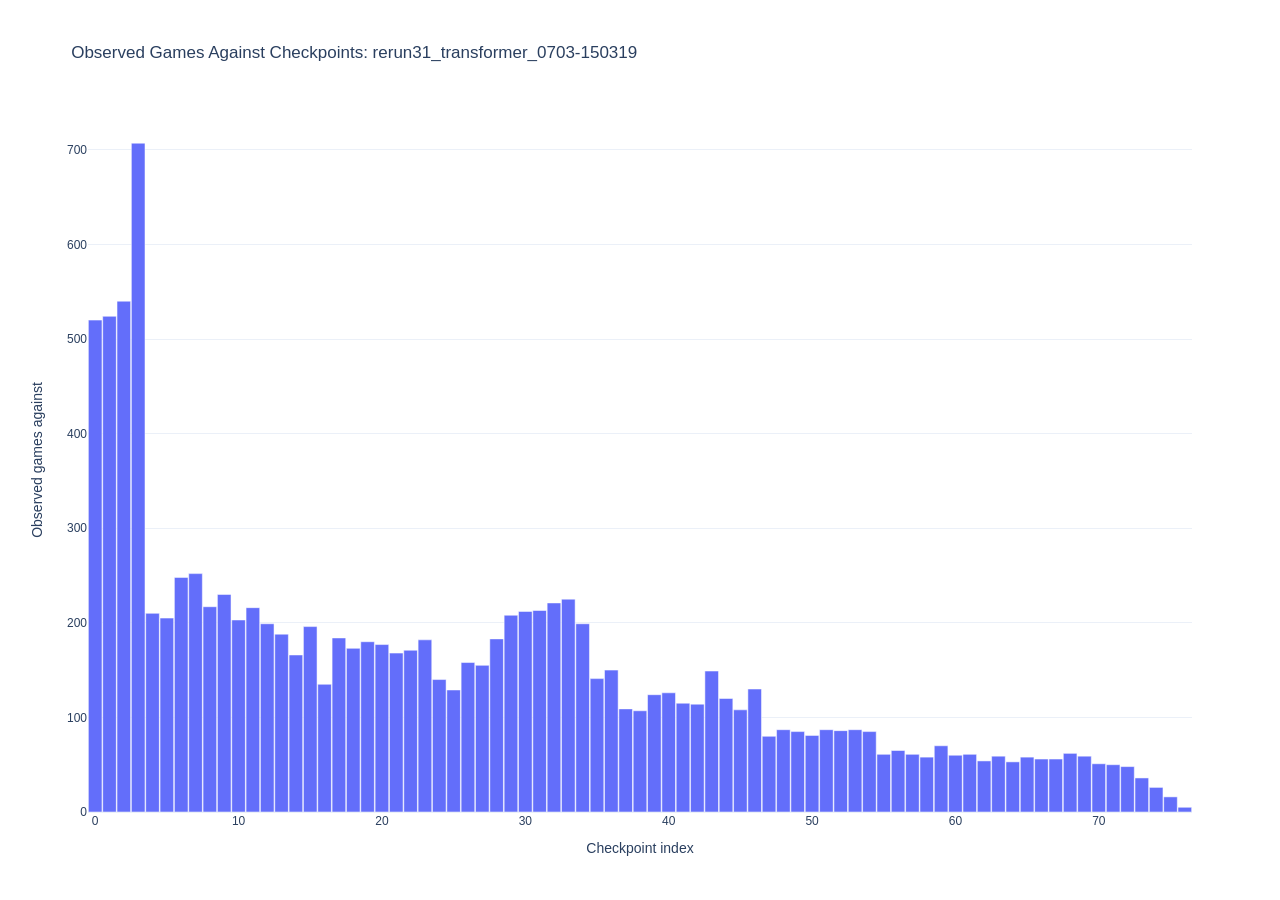
<file: log_analysis/outputs/rerun31_transformer/games_against_checkpoint_index.html>
<html>
<head><meta charset="utf-8" /></head>
<body>
    <div>                        <script type="text/javascript">window.PlotlyConfig = {MathJaxConfig: 'local'};</script>
        <script charset="utf-8" src="https://cdn.plot.ly/plotly-2.35.2.min.js"></script>                <div id="31b8fa73-b7d4-4e01-b01f-5786b265c691" class="plotly-graph-div" style="height:100%; width:100%;"></div>            <script type="text/javascript">                                    window.PLOTLYENV=window.PLOTLYENV || {};                                    if (document.getElementById("31b8fa73-b7d4-4e01-b01f-5786b265c691")) {                    Plotly.newPlot(                        "31b8fa73-b7d4-4e01-b01f-5786b265c691",                        [{"hovertemplate":"checkpoint=%{x}\u003cbr\u003eobserved games=%{y}\u003cextra\u003e\u003c\u002fextra\u003e","x":[0,1,2,3,4,5,6,7,8,9,10,11,12,13,14,15,16,17,18,19,20,21,22,23,24,25,26,27,28,29,30,31,32,33,34,35,36,37,38,39,40,41,42,43,44,45,46,47,48,49,50,51,52,53,54,55,56,57,58,59,60,61,62,63,64,65,66,67,68,69,70,71,72,73,74,75,76],"y":[520,524,540,707,210,205,248,252,217,230,203,216,199,188,166,196,135,184,173,180,177,168,171,182,140,129,158,155,183,208,212,213,221,225,199,141,150,109,107,124,126,115,114,149,120,108,130,80,87,85,81,87,86,87,85,61,65,61,58,70,60,61,54,59,53,58,56,56,62,59,51,50,48,36,26,16,5],"type":"bar"}],                        {"template":{"data":{"barpolar":[{"marker":{"line":{"color":"white","width":0.5},"pattern":{"fillmode":"overlay","size":10,"solidity":0.2}},"type":"barpolar"}],"bar":[{"error_x":{"color":"#2a3f5f"},"error_y":{"color":"#2a3f5f"},"marker":{"line":{"color":"white","width":0.5},"pattern":{"fillmode":"overlay","size":10,"solidity":0.2}},"type":"bar"}],"carpet":[{"aaxis":{"endlinecolor":"#2a3f5f","gridcolor":"#C8D4E3","linecolor":"#C8D4E3","minorgridcolor":"#C8D4E3","startlinecolor":"#2a3f5f"},"baxis":{"endlinecolor":"#2a3f5f","gridcolor":"#C8D4E3","linecolor":"#C8D4E3","minorgridcolor":"#C8D4E3","startlinecolor":"#2a3f5f"},"type":"carpet"}],"choropleth":[{"colorbar":{"outlinewidth":0,"ticks":""},"type":"choropleth"}],"contourcarpet":[{"colorbar":{"outlinewidth":0,"ticks":""},"type":"contourcarpet"}],"contour":[{"colorbar":{"outlinewidth":0,"ticks":""},"colorscale":[[0.0,"#0d0887"],[0.1111111111111111,"#46039f"],[0.2222222222222222,"#7201a8"],[0.3333333333333333,"#9c179e"],[0.4444444444444444,"#bd3786"],[0.5555555555555556,"#d8576b"],[0.6666666666666666,"#ed7953"],[0.7777777777777778,"#fb9f3a"],[0.8888888888888888,"#fdca26"],[1.0,"#f0f921"]],"type":"contour"}],"heatmapgl":[{"colorbar":{"outlinewidth":0,"ticks":""},"colorscale":[[0.0,"#0d0887"],[0.1111111111111111,"#46039f"],[0.2222222222222222,"#7201a8"],[0.3333333333333333,"#9c179e"],[0.4444444444444444,"#bd3786"],[0.5555555555555556,"#d8576b"],[0.6666666666666666,"#ed7953"],[0.7777777777777778,"#fb9f3a"],[0.8888888888888888,"#fdca26"],[1.0,"#f0f921"]],"type":"heatmapgl"}],"heatmap":[{"colorbar":{"outlinewidth":0,"ticks":""},"colorscale":[[0.0,"#0d0887"],[0.1111111111111111,"#46039f"],[0.2222222222222222,"#7201a8"],[0.3333333333333333,"#9c179e"],[0.4444444444444444,"#bd3786"],[0.5555555555555556,"#d8576b"],[0.6666666666666666,"#ed7953"],[0.7777777777777778,"#fb9f3a"],[0.8888888888888888,"#fdca26"],[1.0,"#f0f921"]],"type":"heatmap"}],"histogram2dcontour":[{"colorbar":{"outlinewidth":0,"ticks":""},"colorscale":[[0.0,"#0d0887"],[0.1111111111111111,"#46039f"],[0.2222222222222222,"#7201a8"],[0.3333333333333333,"#9c179e"],[0.4444444444444444,"#bd3786"],[0.5555555555555556,"#d8576b"],[0.6666666666666666,"#ed7953"],[0.7777777777777778,"#fb9f3a"],[0.8888888888888888,"#fdca26"],[1.0,"#f0f921"]],"type":"histogram2dcontour"}],"histogram2d":[{"colorbar":{"outlinewidth":0,"ticks":""},"colorscale":[[0.0,"#0d0887"],[0.1111111111111111,"#46039f"],[0.2222222222222222,"#7201a8"],[0.3333333333333333,"#9c179e"],[0.4444444444444444,"#bd3786"],[0.5555555555555556,"#d8576b"],[0.6666666666666666,"#ed7953"],[0.7777777777777778,"#fb9f3a"],[0.8888888888888888,"#fdca26"],[1.0,"#f0f921"]],"type":"histogram2d"}],"histogram":[{"marker":{"pattern":{"fillmode":"overlay","size":10,"solidity":0.2}},"type":"histogram"}],"mesh3d":[{"colorbar":{"outlinewidth":0,"ticks":""},"type":"mesh3d"}],"parcoords":[{"line":{"colorbar":{"outlinewidth":0,"ticks":""}},"type":"parcoords"}],"pie":[{"automargin":true,"type":"pie"}],"scatter3d":[{"line":{"colorbar":{"outlinewidth":0,"ticks":""}},"marker":{"colorbar":{"outlinewidth":0,"ticks":""}},"type":"scatter3d"}],"scattercarpet":[{"marker":{"colorbar":{"outlinewidth":0,"ticks":""}},"type":"scattercarpet"}],"scattergeo":[{"marker":{"colorbar":{"outlinewidth":0,"ticks":""}},"type":"scattergeo"}],"scattergl":[{"marker":{"colorbar":{"outlinewidth":0,"ticks":""}},"type":"scattergl"}],"scattermapbox":[{"marker":{"colorbar":{"outlinewidth":0,"ticks":""}},"type":"scattermapbox"}],"scatterpolargl":[{"marker":{"colorbar":{"outlinewidth":0,"ticks":""}},"type":"scatterpolargl"}],"scatterpolar":[{"marker":{"colorbar":{"outlinewidth":0,"ticks":""}},"type":"scatterpolar"}],"scatter":[{"fillpattern":{"fillmode":"overlay","size":10,"solidity":0.2},"type":"scatter"}],"scatterternary":[{"marker":{"colorbar":{"outlinewidth":0,"ticks":""}},"type":"scatterternary"}],"surface":[{"colorbar":{"outlinewidth":0,"ticks":""},"colorscale":[[0.0,"#0d0887"],[0.1111111111111111,"#46039f"],[0.2222222222222222,"#7201a8"],[0.3333333333333333,"#9c179e"],[0.4444444444444444,"#bd3786"],[0.5555555555555556,"#d8576b"],[0.6666666666666666,"#ed7953"],[0.7777777777777778,"#fb9f3a"],[0.8888888888888888,"#fdca26"],[1.0,"#f0f921"]],"type":"surface"}],"table":[{"cells":{"fill":{"color":"#EBF0F8"},"line":{"color":"white"}},"header":{"fill":{"color":"#C8D4E3"},"line":{"color":"white"}},"type":"table"}]},"layout":{"annotationdefaults":{"arrowcolor":"#2a3f5f","arrowhead":0,"arrowwidth":1},"autotypenumbers":"strict","coloraxis":{"colorbar":{"outlinewidth":0,"ticks":""}},"colorscale":{"diverging":[[0,"#8e0152"],[0.1,"#c51b7d"],[0.2,"#de77ae"],[0.3,"#f1b6da"],[0.4,"#fde0ef"],[0.5,"#f7f7f7"],[0.6,"#e6f5d0"],[0.7,"#b8e186"],[0.8,"#7fbc41"],[0.9,"#4d9221"],[1,"#276419"]],"sequential":[[0.0,"#0d0887"],[0.1111111111111111,"#46039f"],[0.2222222222222222,"#7201a8"],[0.3333333333333333,"#9c179e"],[0.4444444444444444,"#bd3786"],[0.5555555555555556,"#d8576b"],[0.6666666666666666,"#ed7953"],[0.7777777777777778,"#fb9f3a"],[0.8888888888888888,"#fdca26"],[1.0,"#f0f921"]],"sequentialminus":[[0.0,"#0d0887"],[0.1111111111111111,"#46039f"],[0.2222222222222222,"#7201a8"],[0.3333333333333333,"#9c179e"],[0.4444444444444444,"#bd3786"],[0.5555555555555556,"#d8576b"],[0.6666666666666666,"#ed7953"],[0.7777777777777778,"#fb9f3a"],[0.8888888888888888,"#fdca26"],[1.0,"#f0f921"]]},"colorway":["#636efa","#EF553B","#00cc96","#ab63fa","#FFA15A","#19d3f3","#FF6692","#B6E880","#FF97FF","#FECB52"],"font":{"color":"#2a3f5f"},"geo":{"bgcolor":"white","lakecolor":"white","landcolor":"white","showlakes":true,"showland":true,"subunitcolor":"#C8D4E3"},"hoverlabel":{"align":"left"},"hovermode":"closest","mapbox":{"style":"light"},"paper_bgcolor":"white","plot_bgcolor":"white","polar":{"angularaxis":{"gridcolor":"#EBF0F8","linecolor":"#EBF0F8","ticks":""},"bgcolor":"white","radialaxis":{"gridcolor":"#EBF0F8","linecolor":"#EBF0F8","ticks":""}},"scene":{"xaxis":{"backgroundcolor":"white","gridcolor":"#DFE8F3","gridwidth":2,"linecolor":"#EBF0F8","showbackground":true,"ticks":"","zerolinecolor":"#EBF0F8"},"yaxis":{"backgroundcolor":"white","gridcolor":"#DFE8F3","gridwidth":2,"linecolor":"#EBF0F8","showbackground":true,"ticks":"","zerolinecolor":"#EBF0F8"},"zaxis":{"backgroundcolor":"white","gridcolor":"#DFE8F3","gridwidth":2,"linecolor":"#EBF0F8","showbackground":true,"ticks":"","zerolinecolor":"#EBF0F8"}},"shapedefaults":{"line":{"color":"#2a3f5f"}},"ternary":{"aaxis":{"gridcolor":"#DFE8F3","linecolor":"#A2B1C6","ticks":""},"baxis":{"gridcolor":"#DFE8F3","linecolor":"#A2B1C6","ticks":""},"bgcolor":"white","caxis":{"gridcolor":"#DFE8F3","linecolor":"#A2B1C6","ticks":""}},"title":{"x":0.05},"xaxis":{"automargin":true,"gridcolor":"#EBF0F8","linecolor":"#EBF0F8","ticks":"","title":{"standoff":15},"zerolinecolor":"#EBF0F8","zerolinewidth":2},"yaxis":{"automargin":true,"gridcolor":"#EBF0F8","linecolor":"#EBF0F8","ticks":"","title":{"standoff":15},"zerolinecolor":"#EBF0F8","zerolinewidth":2}}},"title":{"text":"Observed Games Against Checkpoints: rerun31_transformer_0703-150319"},"xaxis":{"title":{"text":"Checkpoint index"}},"yaxis":{"title":{"text":"Observed games against"}},"bargap":0.05},                        {"responsive": true}                    )                };                            </script>        </div>
</body>
</html>
</file>
